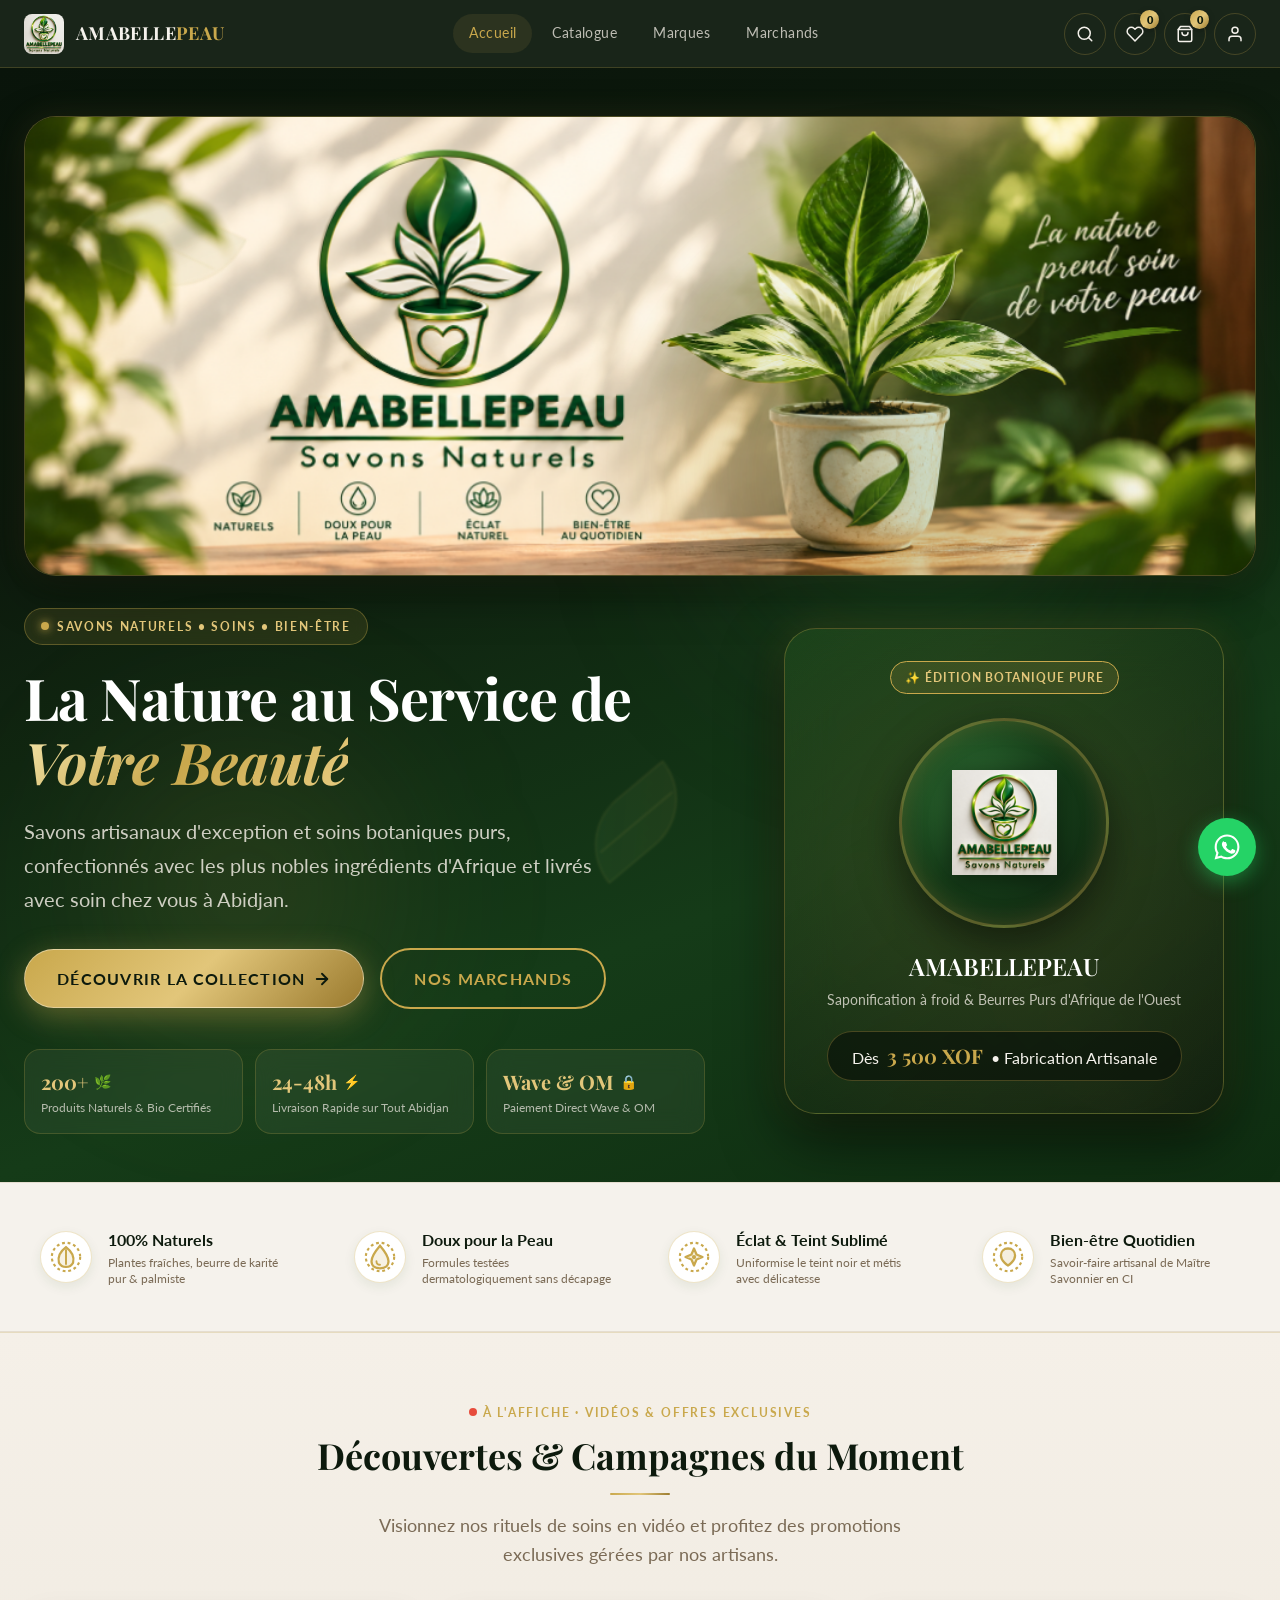
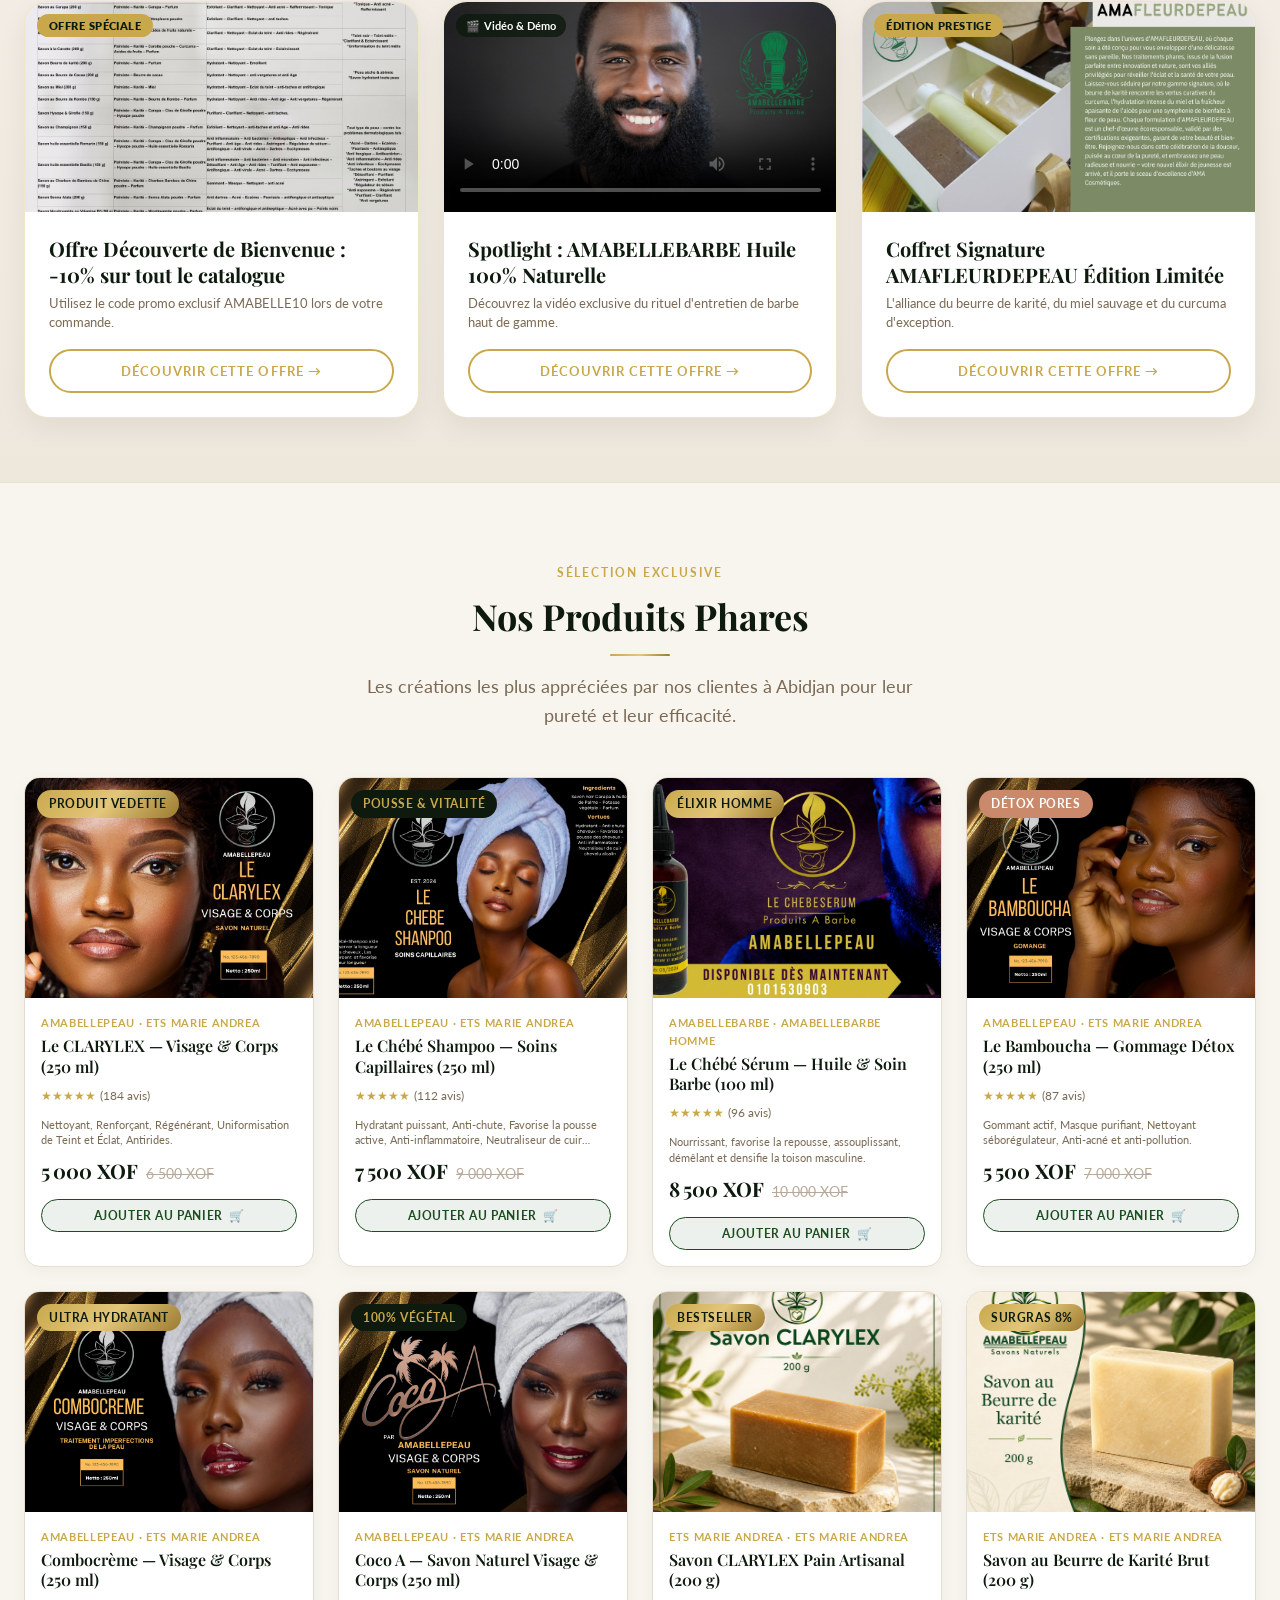
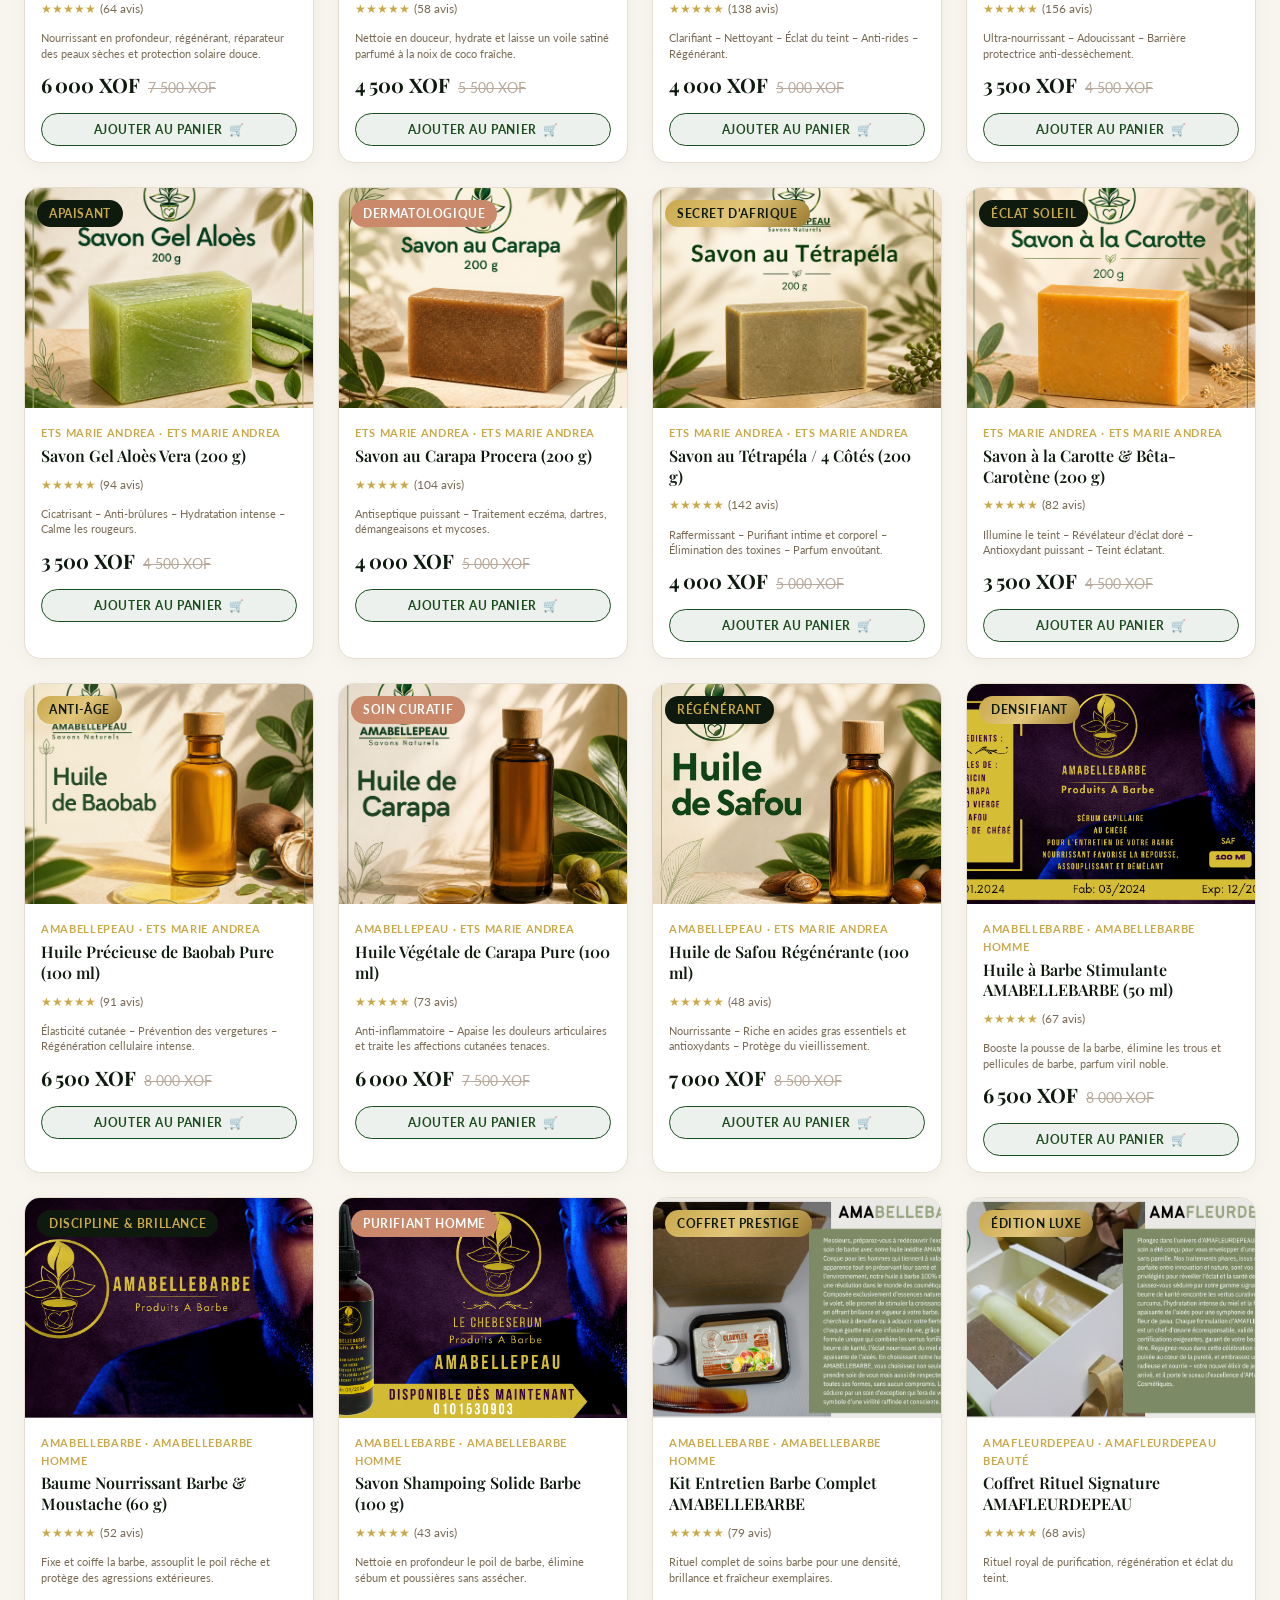
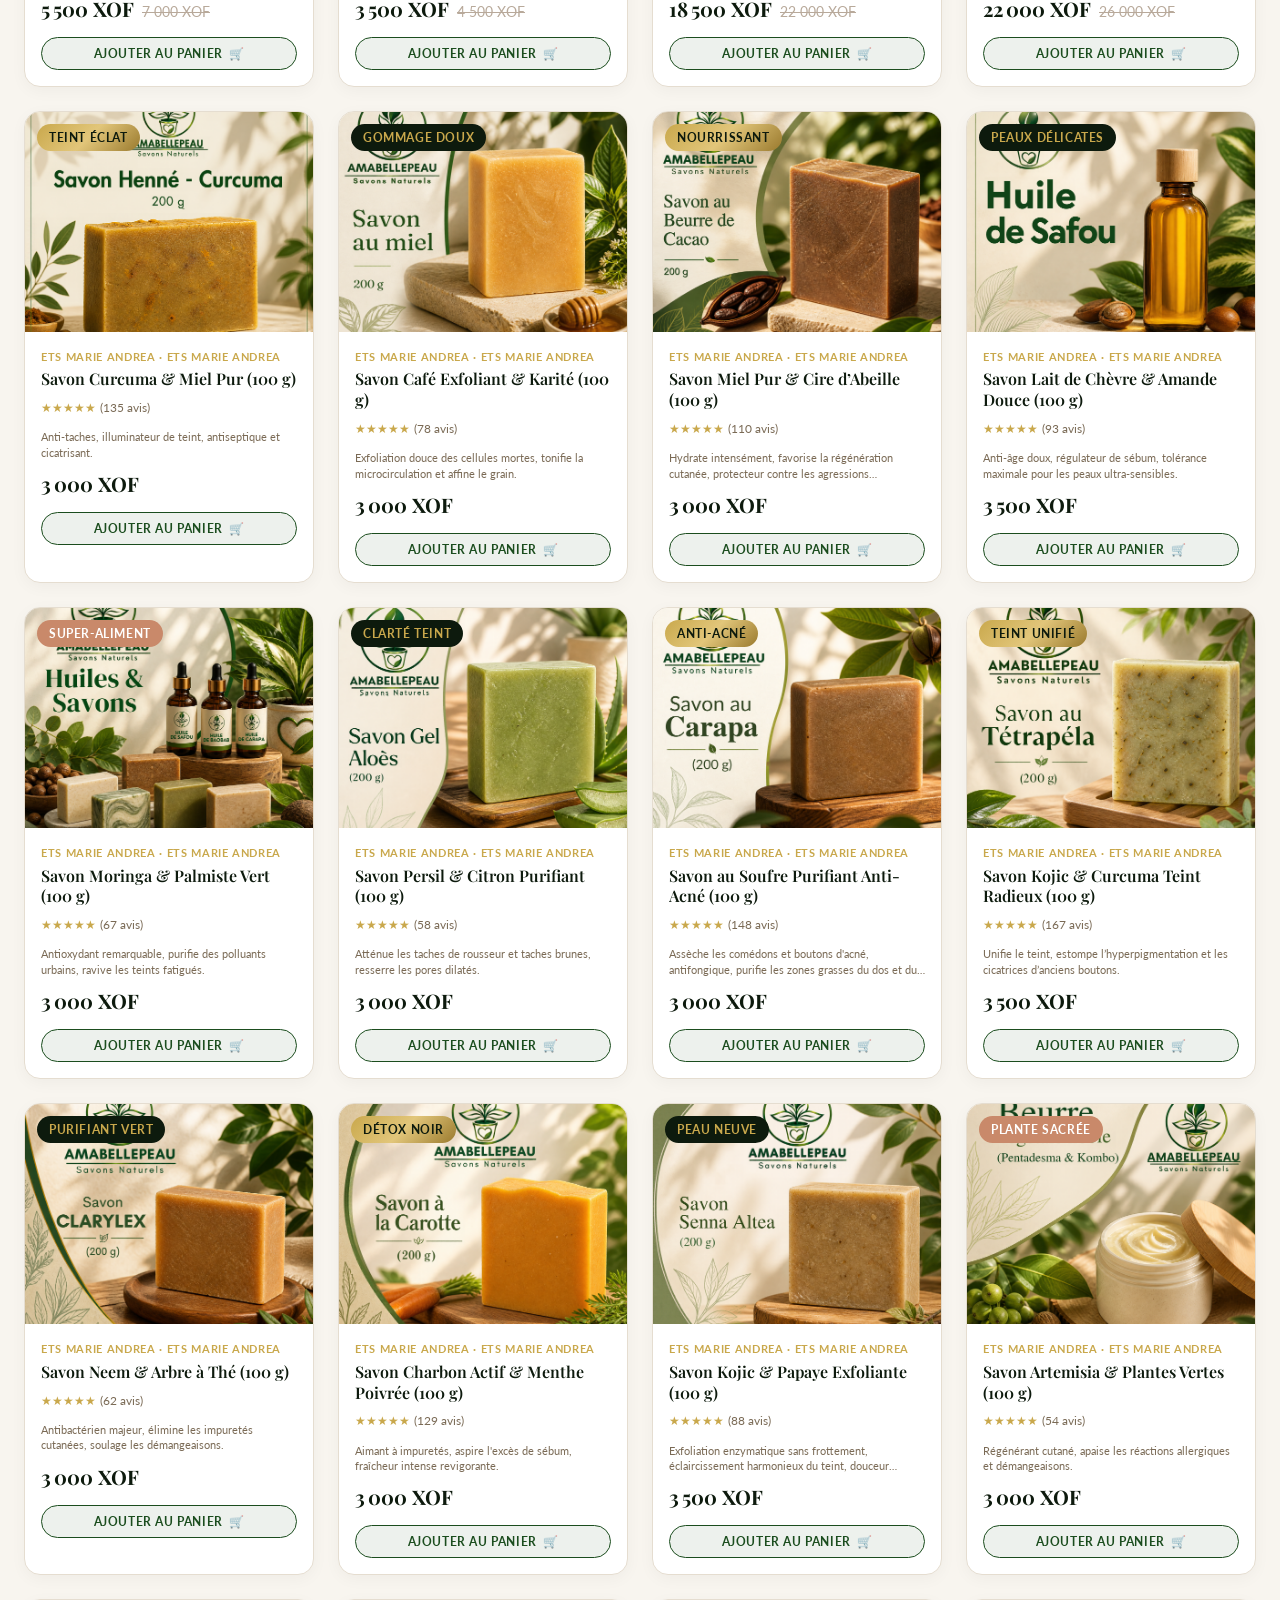
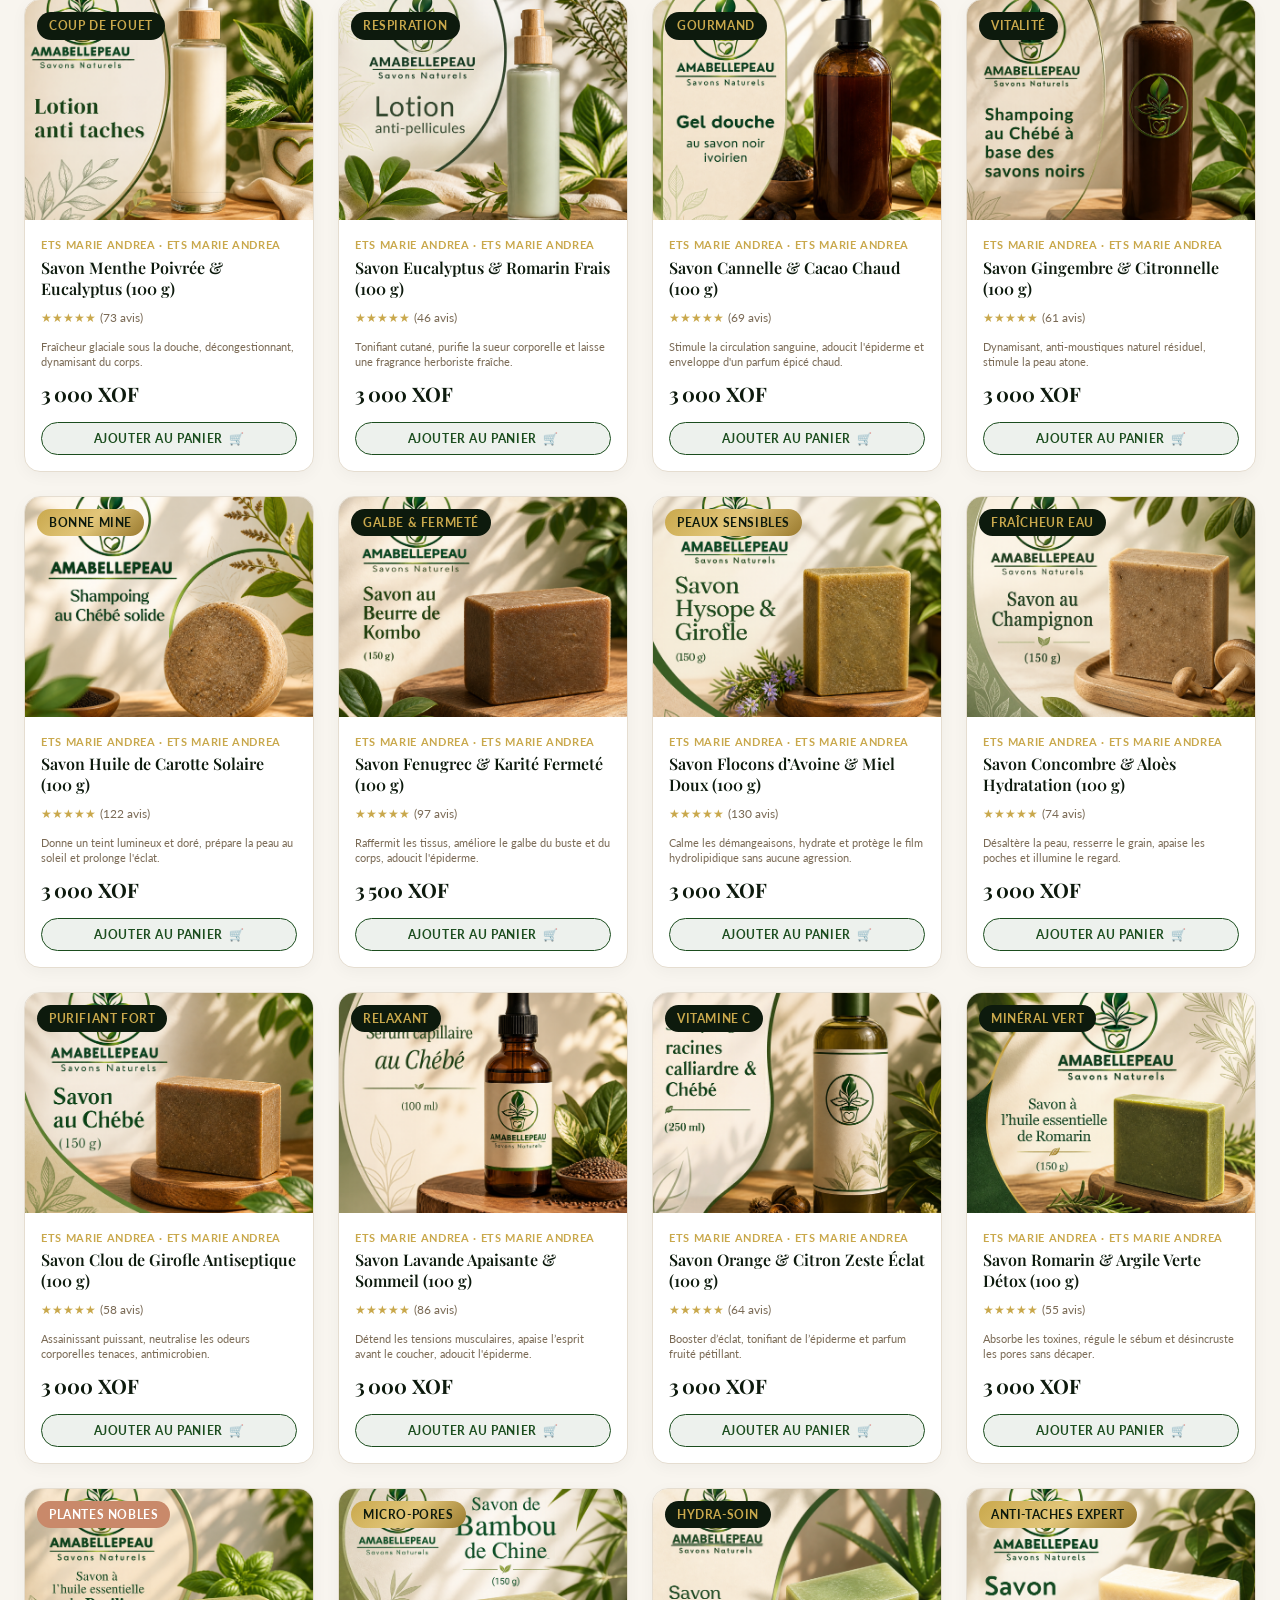
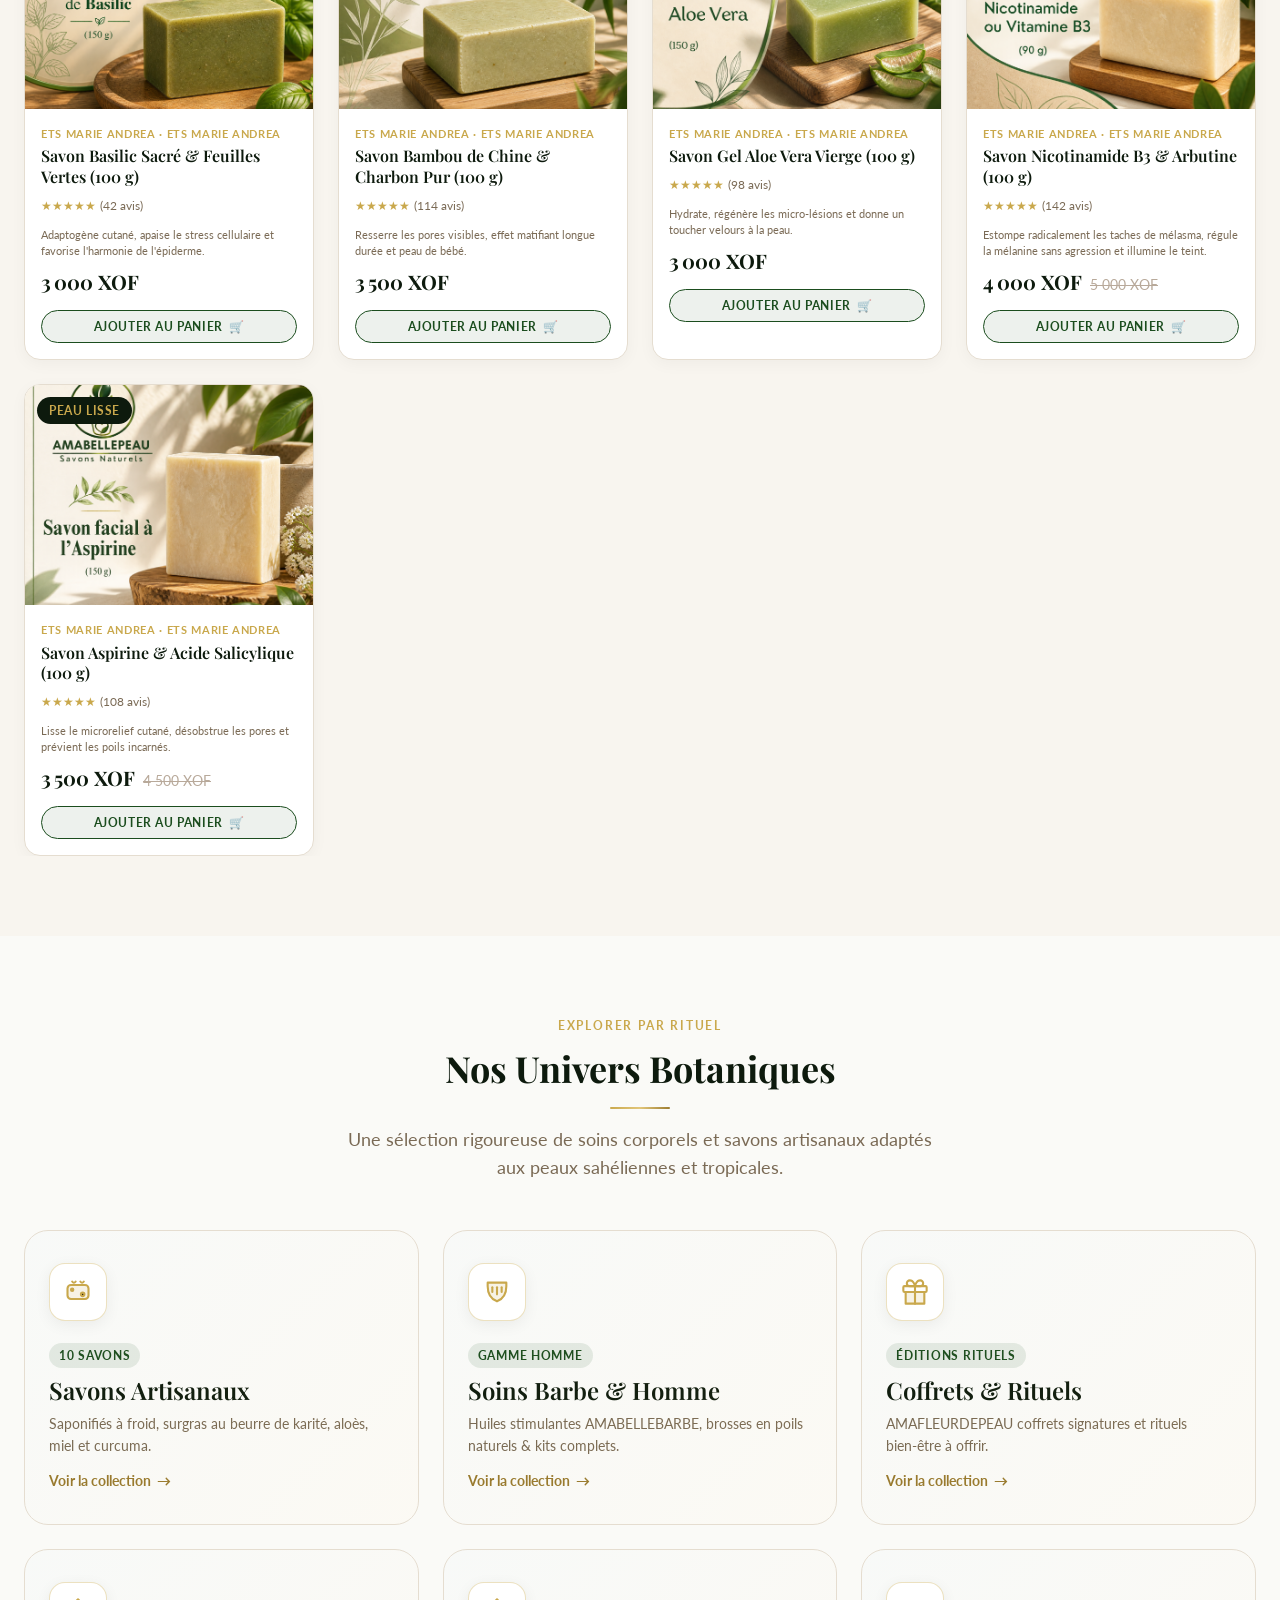
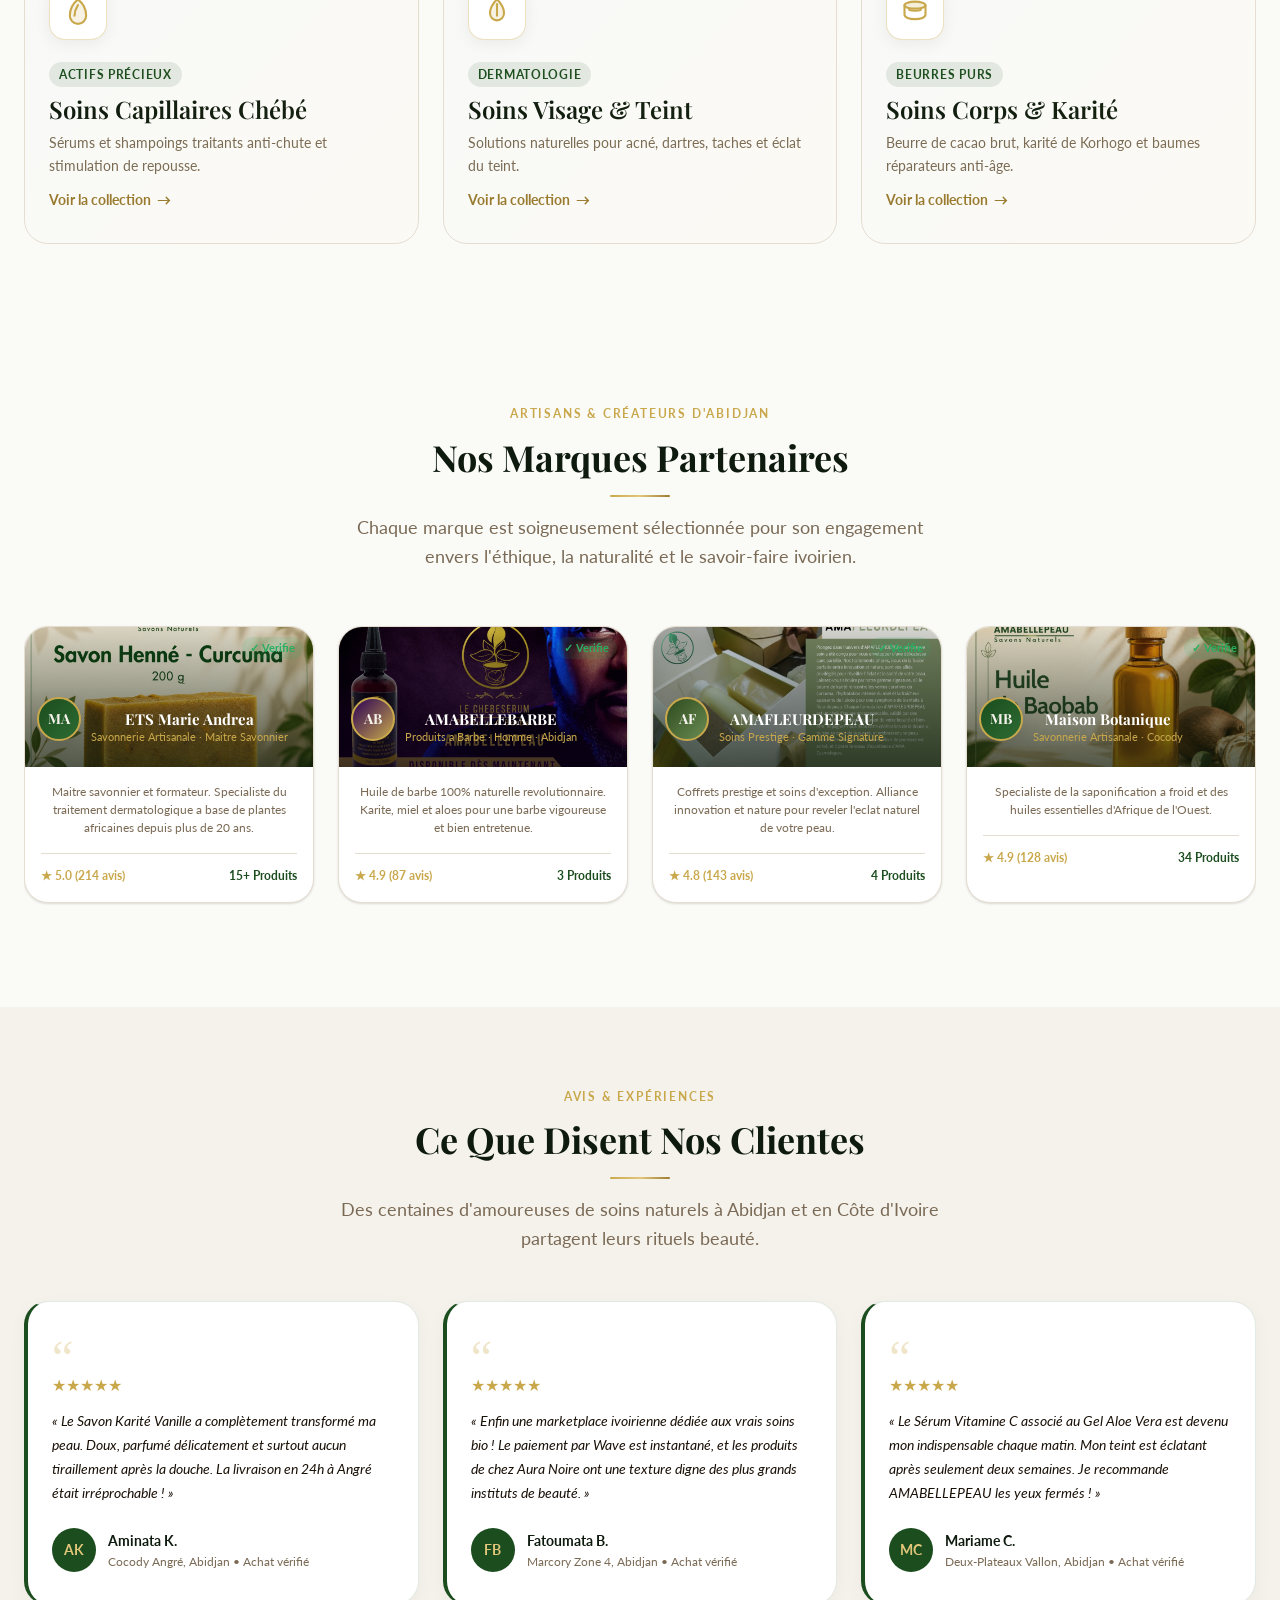
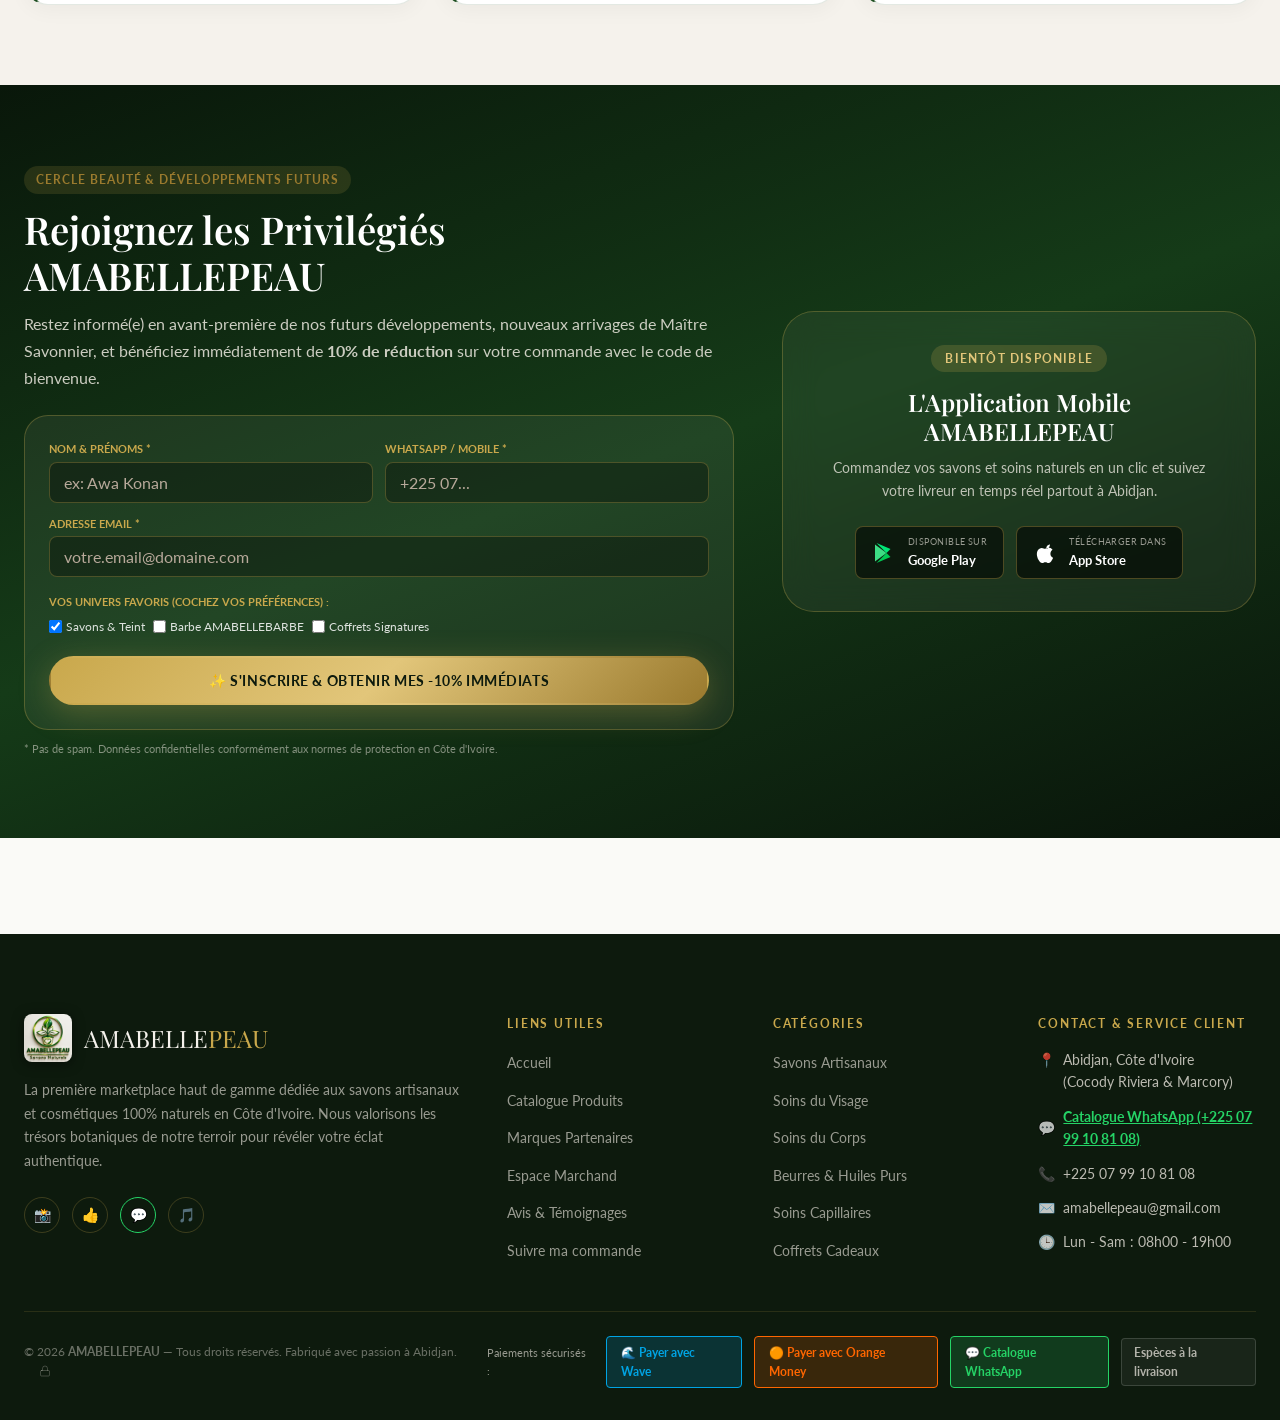
<file: index.html>
<!DOCTYPE html>
<html lang="fr">
<head>
  <meta charset="UTF-8">
  <meta name="viewport" content="width=device-width, initial-scale=1.0">

  <!-- Primary SEO Meta Tags -->
  <title>AMABELLEPEAU — Savons Naturels & Soins d'Exception à Abidjan</title>
  <meta name="title" content="AMABELLEPEAU — Savons Naturels & Soins d'Exception à Abidjan">
  <meta name="description" content="Découvrez AMABELLEPEAU, la marketplace de référence pour les savons artisanaux surgras, soins botaniques et cosmétiques 100% naturels à Abidjan, Côte d'Ivoire. Livraison express et paiement sécurisé via Wave et Orange Money.">
  <meta name="keywords" content="savons naturels, cosmétiques bio abidjan, savon artisanal, beurre de karité, côte d'ivoire, amabellepeau, ets marie andrea, amabellebarbe, amafleurdepeau, wave, orange money">
  <meta name="author" content="AMABELLEPEAU">
  <meta name="robots" content="index, follow">
  <link rel="canonical" href="https://amabellepeau.vercel.app/">

  <!-- Favicon & Touch Icons -->
  <link rel="icon" type="image/png" href="assets/icons/brand-logo.png">
  <link rel="apple-touch-icon" href="https://amabellepeau.vercel.app/assets/icons/brand-logo.png">

  <!-- Open Graph / Facebook / WhatsApp / LinkedIn -->
  <meta property="og:type" content="website">
  <meta property="og:url" content="https://amabellepeau.vercel.app/">
  <meta property="og:site_name" content="AMABELLEPEAU">
  <meta property="og:title" content="AMABELLEPEAU — Savons Naturels & Soins d'Exception à Abidjan">
  <meta property="og:description" content="Marketplace de référence pour les savons artisanaux surgras, soins botaniques et cosmétiques 100% naturels en Côte d'Ivoire. Confection artisanale & livraison express à Abidjan.">
  <meta property="og:image" content="https://amabellepeau.vercel.app/assets/images/og-share-amabellepeau.png">
  <meta property="og:image:secure_url" content="https://amabellepeau.vercel.app/assets/images/og-share-amabellepeau.png">
  <meta property="og:image:type" content="image/png">
  <meta property="og:image:width" content="1200">
  <meta property="og:image:height" content="630">
  <meta property="og:image:alt" content="AMABELLEPEAU — Savons Naturels et Soins d'Exception">
  <meta property="og:locale" content="fr_CI">
  <meta property="og:locale:alternate" content="fr_FR">

  <!-- Twitter / X Cards -->
  <meta name="twitter:card" content="summary_large_image">
  <meta name="twitter:url" content="https://amabellepeau.vercel.app/">
  <meta name="twitter:title" content="AMABELLEPEAU — Savons Naturels & Soins d'Exception à Abidjan">
  <meta name="twitter:description" content="Savons artisanaux 100% naturels, huiles précieuses et cosmétiques d'exception confectionnés en Côte d'Ivoire.">
  <meta name="twitter:image" content="https://amabellepeau.vercel.app/assets/images/og-share-amabellepeau.png">
  <meta name="twitter:image:alt" content="AMABELLEPEAU Marketplace Abidjan">

  <!-- Mobile Theme & PWA -->
  <meta name="theme-color" content="#1B4D1E">
  <meta name="apple-mobile-web-app-capable" content="yes">
  <meta name="apple-mobile-web-app-status-bar-style" content="black-translucent">
  <meta name="apple-mobile-web-app-title" content="AMABELLEPEAU">

  <!-- Schema.org JSON-LD (Search & Knowledge Graph) -->
  <script type="application/ld+json">
  {
    "@context": "https://schema.org",
    "@type": "OnlineStore",
    "name": "AMABELLEPEAU",
    "alternateName": "AMABELLEPEAU Savons Naturels",
    "url": "https://amabellepeau.vercel.app",
    "logo": "https://amabellepeau.vercel.app/assets/icons/brand-logo.png",
    "image": "https://amabellepeau.vercel.app/assets/images/og-share-amabellepeau.png",
    "description": "Marketplace de référence pour les savons artisanaux surgras et cosmétiques 100% naturels d'exception en Côte d'Ivoire.",
    "telephone": "+225-07-00-00-00-00",
    "priceRange": "XOF",
    "currenciesAccepted": "XOF",
    "paymentAccepted": "Wave, Orange Money, Cash on Delivery",
    "address": {
      "@type": "PostalAddress",
      "addressLocality": "Abidjan",
      "addressRegion": "Lagunes",
      "addressCountry": "CI"
    }
  }
  </script>
  
  <!-- Design System CSS -->
  <link rel="stylesheet" href="css/main.css">

  <style>
    /* =====================================================
       AMABELLEPEAU — Specific Homepage Enhancements & FX
       ===================================================== */

    /* ── Color Palette Overrides & Helpers ── */
    :root {
      --color-gold-glow: rgba(201, 168, 76, 0.35);
      --color-dark-glass: rgba(13, 26, 13, 0.88);
      --color-emerald-deep: #0a1f0d;
    }

    /* ── Landing Hero Banner ── */
    .landing-banner-wrap {
      width: 100%;
      margin-bottom: var(--space-8);
      border-radius: var(--radius-2xl);
      overflow: hidden;
      border: 1px solid rgba(201, 168, 76, 0.35);
      box-shadow: 0 16px 48px rgba(0, 0, 0, 0.45), 0 0 30px rgba(201, 168, 76, 0.12);
      background: #0d1a0d;
    }
    .landing-banner-img {
      width: 100%;
      height: auto;
      display: block;
      aspect-ratio: 1024 / 381;
      object-fit: cover;
      transition: transform 0.6s ease;
    }
    .landing-banner-wrap:hover .landing-banner-img {
      transform: scale(1.015);
    }

    /* ── Footer Social Media Polish ── */
    .footer-socials {
      display: flex;
      gap: var(--space-3);
      margin-top: var(--space-3);
      flex-wrap: wrap;
    }
    .footer-social-btn {
      width: 38px;
      height: 38px;
      border-radius: 50%;
      border: 1px solid rgba(201, 168, 76, 0.35);
      background: rgba(255, 255, 255, 0.04);
      color: var(--color-cream);
      display: inline-flex;
      align-items: center;
      justify-content: center;
      transition: all 0.25s ease;
      text-decoration: none;
    }
    .footer-social-btn:hover {
      background: var(--color-gold);
      color: var(--color-black);
      border-color: var(--color-gold);
      transform: translateY(-2px);
      box-shadow: 0 6px 16px rgba(201, 168, 76, 0.3);
    }
    .footer-social-btn.footer-social-wa {
      border-color: rgba(37, 211, 102, 0.45);
      color: #25D366;
    }
    .footer-social-btn.footer-social-wa:hover {
      background: #25D366;
      color: #fff;
      border-color: #25D366;
      box-shadow: 0 6px 16px rgba(37, 211, 102, 0.35);
    }

    /* ── Discrete Admin Button ── */
    .admin-discrete-btn {
      background: transparent;
      border: 1px solid transparent;
      color: rgba(245, 240, 232, 0.22);
      cursor: pointer;
      padding: 3px 6px;
      border-radius: 4px;
      display: inline-flex;
      align-items: center;
      justify-content: center;
      vertical-align: middle;
      margin-left: 8px;
      transition: all 0.2s ease;
      user-select: none;
      line-height: 1;
    }
    .admin-discrete-btn:hover {
      color: rgba(201, 168, 76, 0.85);
      background: rgba(201, 168, 76, 0.08);
      border-color: rgba(201, 168, 76, 0.2);
    }

    /* ── Sticky Navbar Extra Polish ── */
    .navbar {
      background: rgba(13, 26, 13, 0.95) !important;
      backdrop-filter: blur(20px);
      -webkit-backdrop-filter: blur(20px);
      border-bottom: 1px solid rgba(201, 168, 76, 0.22);
      transition: all 0.3s ease;
    }

    .navbar.scrolled {
      background: rgba(10, 20, 10, 0.98) !important;
      box-shadow: 0 10px 30px rgba(0, 0, 0, 0.4), 0 1px 0 rgba(201, 168, 76, 0.3);
    }

    .nav-icon-btn {
      position: relative;
      background: transparent;
      border: 1px solid rgba(201, 168, 76, 0.25);
      color: var(--color-cream);
      width: 42px;
      height: 42px;
      border-radius: 50%;
      display: inline-flex;
      align-items: center;
      justify-content: center;
      cursor: pointer;
      transition: all 0.25s ease;
    }

    .nav-icon-btn:hover {
      background: rgba(201, 168, 76, 0.15);
      border-color: var(--color-gold);
      color: var(--color-gold);
      transform: translateY(-2px);
    }

    .badge-counter {
      position: absolute;
      top: -4px;
      right: -4px;
      background: var(--gradient-gold);
      color: var(--color-black);
      font-size: 11px;
      font-weight: 800;
      width: 19px;
      height: 19px;
      border-radius: 50%;
      display: flex;
      align-items: center;
      justify-content: center;
      box-shadow: 0 2px 6px rgba(0,0,0,0.3);
      transition: transform 0.2s cubic-bezier(0.34, 1.56, 0.64, 1);
    }

    .badge-counter.bump {
      transform: scale(1.35);
    }

    /* ── Hero Section ── */
    .hero {
      position: relative;
      min-height: calc(100vh - var(--nav-height));
      min-height: 92vh;
      display: flex;
      align-items: center;
      background: linear-gradient(160deg, #09140a 0%, #0D1A0D 30%, #153B18 70%, #0F2E11 100%);
      overflow: hidden;
      padding: var(--space-12) 0;
    }

    /* Botanical Background Floating Leaves & Particles */
    .botanical-bg {
      position: absolute;
      inset: 0;
      pointer-events: none;
      overflow: hidden;
      z-index: 1;
    }

    .floating-leaf {
      position: absolute;
      width: 140px;
      height: 70px;
      border-radius: 140px 0;
      background: linear-gradient(135deg, rgba(74, 140, 80, 0.12) 0%, rgba(201, 168, 76, 0.08) 100%);
      border: 1px solid rgba(201, 168, 76, 0.15);
      filter: blur(1px);
      animation: floatBotanical 16s ease-in-out infinite alternate;
    }

    .floating-leaf::before {
      content: '';
      position: absolute;
      top: 50%;
      left: 10%;
      right: 10%;
      height: 1px;
      background: rgba(201, 168, 76, 0.2);
    }

    .leaf-1 {
      top: 12%;
      left: 6%;
      transform: rotate(25deg);
      animation-duration: 22s;
      width: 160px;
      height: 80px;
    }

    .leaf-2 {
      top: 65%;
      left: 45%;
      transform: rotate(-40deg);
      animation-duration: 26s;
      animation-delay: -5s;
      width: 120px;
      height: 60px;
    }

    .leaf-3 {
      bottom: 8%;
      right: 8%;
      transform: rotate(55deg);
      animation-duration: 18s;
      animation-delay: -9s;
      width: 180px;
      height: 90px;
    }

    .leaf-4 {
      top: 20%;
      right: 18%;
      transform: rotate(-15deg);
      animation-duration: 24s;
      animation-delay: -12s;
      width: 100px;
      height: 50px;
    }

    @keyframes floatBotanical {
      0% {
        transform: translateY(0) rotate(0deg) scale(1);
      }
      50% {
        transform: translateY(-25px) rotate(12deg) scale(1.05);
      }
      100% {
        transform: translateY(15px) rotate(-8deg) scale(0.96);
      }
    }

    /* Ambient Gold & Green Light Orbs */
    .glow-orb {
      position: absolute;
      border-radius: 50%;
      filter: blur(90px);
      pointer-events: none;
      z-index: 1;
    }

    .glow-orb-green {
      top: 15%;
      right: 10%;
      width: 480px;
      height: 480px;
      background: radial-gradient(circle, rgba(45, 107, 50, 0.45) 0%, rgba(13, 26, 13, 0) 70%);
    }

    .glow-orb-gold {
      bottom: 10%;
      left: 5%;
      width: 360px;
      height: 360px;
      background: radial-gradient(circle, rgba(201, 168, 76, 0.22) 0%, rgba(13, 26, 13, 0) 70%);
    }

    /* Hero Grid Layout */
    .hero-content-grid {
      position: relative;
      z-index: 2;
      display: grid;
      grid-template-columns: 1.15fr 0.85fr;
      gap: var(--space-12);
      align-items: center;
    }

    .hero-tag {
      display: inline-flex;
      align-items: center;
      gap: var(--space-2);
      padding: var(--space-2) var(--space-4);
      background: rgba(201, 168, 76, 0.12);
      border: 1px solid rgba(201, 168, 76, 0.35);
      border-radius: var(--radius-full);
      color: var(--color-gold-light);
      font-size: var(--text-xs);
      font-weight: 700;
      letter-spacing: 0.14em;
      text-transform: uppercase;
      margin-bottom: var(--space-5);
      backdrop-filter: blur(8px);
    }

    .hero-tag .tag-dot {
      width: 8px;
      height: 8px;
      border-radius: 50%;
      background: var(--color-gold);
      box-shadow: 0 0 10px var(--color-gold);
      animation: pulseDot 2s infinite;
    }

    @keyframes pulseDot {
      0%, 100% { transform: scale(1); opacity: 1; }
      50% { transform: scale(1.4); opacity: 0.7; }
    }

    .hero-title {
      font-family: var(--font-display);
      font-size: clamp(2.4rem, 4.5vw, 4rem);
      line-height: 1.12;
      font-weight: 700;
      color: #FFFFFF;
      margin-bottom: var(--space-5);
      letter-spacing: -0.01em;
    }

    .gold-gradient-text {
      background: linear-gradient(135deg, #F3E5AB 0%, #C9A84C 50%, #E8CD82 100%);
      -webkit-background-clip: text;
      -webkit-text-fill-color: transparent;
      font-style: italic;
    }

    .hero-subtitle {
      font-size: clamp(1.05rem, 1.8vw, 1.25rem);
      color: rgba(245, 240, 232, 0.82);
      line-height: 1.7;
      margin-bottom: var(--space-8);
      max-width: 580px;
    }

    .hero-cta-group {
      display: flex;
      align-items: center;
      gap: var(--space-4);
      flex-wrap: wrap;
      margin-bottom: var(--space-10);
    }

    .btn-gold-glow {
      background: var(--gradient-gold);
      color: var(--color-black);
      font-weight: 700;
      box-shadow: 0 8px 30px rgba(201, 168, 76, 0.4);
      border: 1px solid rgba(255, 255, 255, 0.4);
    }

    .btn-gold-glow:hover {
      box-shadow: 0 12px 40px rgba(201, 168, 76, 0.6);
      transform: translateY(-3px);
    }

    .hero-stats-row {
      display: grid;
      grid-template-columns: repeat(3, 1fr);
      gap: var(--space-3);
    }

    .hero-stat-card {
      background: rgba(255, 255, 255, 0.05);
      border: 1px solid rgba(201, 168, 76, 0.22);
      border-radius: var(--radius-lg);
      padding: var(--space-4) var(--space-4);
      backdrop-filter: blur(12px);
      transition: transform 0.3s ease, border-color 0.3s ease;
    }

    .hero-stat-card:hover {
      transform: translateY(-3px);
      border-color: var(--color-gold);
      background: rgba(255, 255, 255, 0.08);
    }

    .hero-stat-num {
      font-family: var(--font-display);
      font-size: var(--text-xl);
      font-weight: 700;
      color: var(--color-gold-light);
      margin-bottom: 2px;
      display: flex;
      align-items: center;
      gap: 6px;
    }

    .hero-stat-desc {
      font-size: var(--text-xs);
      color: rgba(245, 240, 232, 0.7);
      line-height: 1.4;
      font-weight: 400;
    }

    /* Hero Showcase Card (Right Column) */
    .hero-showcase {
      position: relative;
      display: flex;
      justify-content: center;
      align-items: center;
    }

    .hero-showcase-card {
      position: relative;
      width: 100%;
      max-width: 440px;
      background: linear-gradient(145deg, rgba(27, 77, 30, 0.5) 0%, rgba(13, 26, 13, 0.85) 100%);
      border: 1px solid rgba(201, 168, 76, 0.35);
      border-radius: var(--radius-2xl);
      padding: var(--space-8);
      backdrop-filter: blur(24px);
      box-shadow: 0 25px 60px rgba(0, 0, 0, 0.6), 0 0 40px rgba(201, 168, 76, 0.15);
      text-align: center;
      overflow: hidden;
    }

    .hero-showcase-card::before {
      content: '';
      position: absolute;
      top: -50%;
      left: -50%;
      width: 200%;
      height: 200%;
      background: radial-gradient(circle, rgba(201, 168, 76, 0.15) 0%, transparent 60%);
      pointer-events: none;
      animation: rotateLight 20s linear infinite;
    }

    @keyframes rotateLight {
      0% { transform: rotate(0deg); }
      100% { transform: rotate(360deg); }
    }

    .showcase-badge-top {
      display: inline-flex;
      align-items: center;
      gap: 6px;
      padding: 6px 14px;
      border-radius: var(--radius-full);
      background: rgba(201, 168, 76, 0.15);
      border: 1px solid var(--color-gold);
      color: var(--color-gold-light);
      font-size: var(--text-xs);
      font-weight: 700;
      letter-spacing: 0.08em;
      text-transform: uppercase;
      margin-bottom: var(--space-6);
      position: relative;
      z-index: 2;
    }

    .showcase-soap-art {
      position: relative;
      z-index: 2;
      width: 210px;
      height: 210px;
      margin: 0 auto var(--space-6);
      border-radius: 50%;
      background: radial-gradient(circle at 35% 35%, #2d6b32 0%, #153b18 50%, #0d1a0d 100%);
      border: 3px solid rgba(201, 168, 76, 0.4);
      box-shadow: 0 15px 40px rgba(0,0,0,0.5), inset 0 0 25px rgba(201, 168, 76, 0.25);
      display: flex;
      flex-direction: column;
      align-items: center;
      justify-content: center;
      color: var(--color-gold-light);
      transition: transform 0.5s ease;
    }

    .hero-showcase-card:hover .showcase-soap-art {
      transform: scale(1.05) rotate(2deg);
    }

    .showcase-soap-logo {
      width: 105px;
      height: 105px;
      object-fit: contain;
      filter: drop-shadow(0 4px 12px rgba(0,0,0,0.5));
    }

    .showcase-title {
      position: relative;
      z-index: 2;
      font-family: var(--font-display);
      font-size: var(--text-2xl);
      color: #FFFFFF;
      margin-bottom: var(--space-2);
    }

    .showcase-desc {
      position: relative;
      z-index: 2;
      font-size: var(--text-sm);
      color: rgba(245, 240, 232, 0.75);
      margin-bottom: var(--space-5);
    }

    .showcase-price-tag {
      position: relative;
      z-index: 2;
      display: inline-flex;
      align-items: baseline;
      gap: 8px;
      padding: var(--space-2) var(--space-6);
      background: rgba(10, 20, 10, 0.7);
      border: 1px solid rgba(201, 168, 76, 0.3);
      border-radius: var(--radius-full);
      color: var(--color-cream);
    }

    .showcase-price-tag strong {
      font-family: var(--font-display);
      font-size: var(--text-xl);
      color: var(--color-gold);
    }

    /* ── Brand Value Strip ── */
    .brand-value-strip {
      background: var(--color-cream);
      border-top: 1px solid var(--color-border);
      border-bottom: 1px solid var(--color-border);
      padding: var(--space-8) 0;
      position: relative;
      z-index: 5;
    }

    .value-strip-grid {
      display: grid;
      grid-template-columns: repeat(4, 1fr);
      gap: var(--space-6);
    }

    .value-item {
      display: flex;
      align-items: center;
      gap: var(--space-4);
      padding: var(--space-3) var(--space-4);
      border-radius: var(--radius-md);
      transition: transform 0.25s ease;
    }

    .value-item:hover {
      transform: translateY(-2px);
    }

    .value-icon {
      font-size: 2rem;
      line-height: 1;
      width: 52px;
      height: 52px;
      border-radius: 50%;
      background: white;
      border: 1.5px solid rgba(201, 168, 76, 0.3);
      display: flex;
      align-items: center;
      justify-content: center;
      box-shadow: 0 4px 12px rgba(27, 77, 30, 0.08);
      flex-shrink: 0;
    }

    .value-title {
      font-family: var(--font-body);
      font-size: var(--text-base);
      font-weight: 700;
      color: var(--color-black);
      margin-bottom: 2px;
    }

    .value-desc {
      font-size: var(--text-xs);
      color: var(--color-text-muted);
      line-height: 1.35;
    }

    /* ── Featured Categories Section ── */
    .categories-section {
      padding: var(--space-20) 0;
      background: var(--color-bg);
      position: relative;
    }

    .categories-grid {
      display: grid;
      grid-template-columns: repeat(3, 1fr);
      gap: var(--space-6);
    }

    .category-card {
      position: relative;
      border-radius: var(--radius-xl);
      padding: var(--space-8) var(--space-6);
      overflow: hidden;
      cursor: pointer;
      border: 1px solid var(--color-border);
      background: var(--color-surface);
      transition: all 0.35s cubic-bezier(0.34, 1.56, 0.64, 1);
      display: flex;
      flex-direction: column;
      justify-content: space-between;
      min-height: 210px;
    }

    .category-card::before {
      content: '';
      position: absolute;
      inset: 0;
      background: linear-gradient(135deg, rgba(27, 77, 30, 0.04) 0%, rgba(201, 168, 76, 0.08) 100%);
      opacity: 0.8;
      transition: opacity 0.35s ease;
    }

    .category-card:hover {
      transform: translateY(-8px);
      border-color: var(--color-gold);
      box-shadow: 0 16px 36px rgba(201, 168, 76, 0.22), 0 4px 12px rgba(27, 77, 30, 0.08);
    }

    .category-card:hover::before {
      opacity: 1;
      background: linear-gradient(135deg, rgba(27, 77, 30, 0.09) 0%, rgba(201, 168, 76, 0.18) 100%);
    }

    .category-icon-box {
      position: relative;
      z-index: 2;
      width: 58px;
      height: 58px;
      border-radius: var(--radius-lg);
      background: white;
      border: 1px solid rgba(201, 168, 76, 0.35);
      display: flex;
      align-items: center;
      justify-content: center;
      font-size: 28px;
      box-shadow: 0 4px 16px rgba(0,0,0,0.06);
      margin-bottom: var(--space-5);
      transition: transform 0.3s ease;
    }

    .category-card:hover .category-icon-box {
      transform: scale(1.1) rotate(4deg);
      border-color: var(--color-gold);
    }

    .category-meta {
      position: relative;
      z-index: 2;
    }

    .category-count {
      display: inline-block;
      font-size: var(--text-xs);
      font-weight: 700;
      letter-spacing: 0.06em;
      text-transform: uppercase;
      color: var(--color-forest);
      background: rgba(27, 77, 30, 0.1);
      padding: 3px 10px;
      border-radius: var(--radius-full);
      margin-bottom: var(--space-2);
    }

    .category-title {
      font-family: var(--font-display);
      font-size: var(--text-2xl);
      color: var(--color-black);
      margin-bottom: var(--space-2);
    }

    .category-card-arrow {
      display: flex;
      align-items: center;
      gap: 6px;
      font-size: var(--text-sm);
      font-weight: 700;
      color: var(--color-gold-dark);
      margin-top: var(--space-3);
      transition: gap 0.25s ease;
    }

    .category-card:hover .category-card-arrow {
      gap: 12px;
      color: var(--color-forest);
    }

    /* ── Featured Products Section ── */

    /* Enforce 100% width and centered images across desktop and mobile */
    .product-card {
      display: flex;
      flex-direction: column;
      width: 100%;
      background: #FFFFFF;
      border-radius: var(--radius-lg, 16px);
      overflow: hidden;
      border: 1px solid var(--color-border, #E8E2D8);
      box-shadow: 0 4px 16px rgba(0, 0, 0, 0.04);
      transition: transform 0.3s ease, box-shadow 0.3s ease;
    }
    .product-card-image {
      width: 100% !important;
      height: 220px !important;
      position: relative;
      overflow: hidden;
      display: flex !important;
      align-items: center !important;
      justify-content: center !important;
      background: #FAF7F2 !important;
      margin: 0 auto;
    }
    .product-card-image img {
      width: 100% !important;
      height: 100% !important;
      object-fit: cover !important;
      object-position: center center !important;
      display: block !important;
      margin: 0 auto;
    }

    .products-section {
      padding: var(--space-20) 0;
      background: var(--color-surface-alt);
    }

    .product-grid-container {
      display: grid;
      grid-template-columns: repeat(4, 1fr);
      gap: var(--space-6);
      width: 100%;
      max-width: 100%;
      box-sizing: border-box;
    }
    .products-section .container {
      overflow-x: hidden;
      max-width: 100%;
    }

    /* Custom visual placeholder art inside .product-card-image */
    .product-visual {
      width: 100%;
      height: 100%;
      display: flex;
      flex-direction: column;
      align-items: center;
      justify-content: center;
      position: relative;
      overflow: hidden;
      transition: transform 0.5s ease;
    }

    .product-card:hover .product-visual {
      transform: scale(1.06);
    }

    .visual-bg-karite {
      background: radial-gradient(circle at 40% 40%, #FFFDF7 0%, #F5E8C7 50%, #E0CE9F 100%);
    }

    .visual-bg-coco {
      background: radial-gradient(circle at 40% 40%, #FFFFFF 0%, #EBF6ED 55%, #CFE6D4 100%);
    }

    .visual-bg-aloe {
      background: radial-gradient(circle at 40% 40%, #F1FDF3 0%, #C8EACD 50%, #85C78E 100%);
    }

    .visual-bg-charbon {
      background: radial-gradient(circle at 40% 40%, #3D443E 0%, #1A211B 60%, #0D140E 100%);
    }

    .visual-bg-vitamine {
      background: radial-gradient(circle at 40% 40%, #FFF8E7 0%, #FBE09C 50%, #EAA244 100%);
    }

    .visual-bg-argile {
      background: radial-gradient(circle at 40% 40%, #F5FBF7 0%, #D0EBD8 50%, #76A883 100%);
    }

    .visual-bg-hibiscus {
      background: radial-gradient(circle at 40% 40%, #FFF0F2 0%, #F8CAD1 50%, #C44569 100%);
    }

    .visual-bg-rose {
      background: radial-gradient(circle at 40% 40%, #FFF5EF 0%, #FBD7C4 50%, #D88B69 100%);
    }

    .product-mockup-bottle {
      width: 100px;
      height: 125px;
      border-radius: 20px 20px 14px 14px;
      border: 2px solid rgba(255, 255, 255, 0.7);
      box-shadow: 0 14px 28px rgba(0,0,0,0.12);
      display: flex;
      flex-direction: column;
      align-items: center;
      justify-content: center;
      position: relative;
    }

    .mockup-cap {
      width: 38px;
      height: 18px;
      background: var(--gradient-gold);
      border-radius: 4px 4px 0 0;
      position: absolute;
      top: -18px;
      box-shadow: 0 2px 6px rgba(0,0,0,0.15);
    }

    .mockup-label {
      background: rgba(255, 255, 255, 0.95);
      width: 82%;
      padding: 8px 4px;
      border-radius: 6px;
      text-align: center;
      box-shadow: 0 2px 8px rgba(0,0,0,0.06);
    }

    .mockup-label-brand {
      font-size: 8px;
      font-weight: 800;
      letter-spacing: 0.1em;
      text-transform: uppercase;
      color: var(--color-forest);
    }

    .mockup-label-title {
      font-family: var(--font-display);
      font-size: 10px;
      font-weight: 700;
      color: var(--color-black);
    }

    /* Soap Bar Mockup */
    .product-mockup-soap {
      width: 120px;
      height: 80px;
      border-radius: 14px;
      border: 1px solid rgba(201, 168, 76, 0.4);
      box-shadow: 0 16px 30px rgba(0,0,0,0.15);
      display: flex;
      flex-direction: column;
      align-items: center;
      justify-content: center;
      text-align: center;
      position: relative;
    }

    .mockup-soap-stamp {
      border: 1.5px dashed rgba(201, 168, 76, 0.6);
      padding: 6px 12px;
      border-radius: 8px;
      font-family: var(--font-display);
      font-size: 11px;
      font-weight: 700;
      letter-spacing: 0.05em;
    }

    .btn-quick-add {
      width: 100%;
      margin-top: var(--space-3);
      padding: var(--space-2) var(--space-4);
      background: rgba(27, 77, 30, 0.08);
      color: var(--color-forest);
      border: 1.5px solid var(--color-forest);
      border-radius: var(--radius-full);
      font-size: var(--text-xs);
      font-weight: 700;
      letter-spacing: 0.05em;
      text-transform: uppercase;
      cursor: pointer;
      display: flex;
      align-items: center;
      justify-content: center;
      gap: 6px;
      transition: all 0.25s ease;
    }

    .btn-quick-add:hover {
      background: var(--color-forest);
      color: white;
      box-shadow: 0 4px 14px rgba(27, 77, 30, 0.25);
    }

    /* ── Promotional Banner ── */
    .promo-banner {
      background: linear-gradient(135deg, #09170A 0%, #153B18 50%, #0A1C0C 100%);
      padding: var(--space-8) 0;
      position: relative;
      overflow: hidden;
      border-top: 1px solid rgba(201, 168, 76, 0.3);
      border-bottom: 1px solid rgba(201, 168, 76, 0.3);
    }

    .promo-shimmer-effect {
      position: absolute;
      top: 0;
      left: -100%;
      width: 60%;
      height: 100%;
      background: linear-gradient(90deg, transparent, rgba(201, 168, 76, 0.2), transparent);
      animation: promoShimmer 5s infinite;
      pointer-events: none;
    }

    @keyframes promoShimmer {
      0% { left: -100%; }
      50% { left: 150%; }
      100% { left: 150%; }
    }

    .promo-container {
      display: flex;
      align-items: center;
      justify-content: space-between;
      gap: var(--space-6);
      flex-wrap: wrap;
    }

    .promo-content {
      display: flex;
      align-items: center;
      gap: var(--space-4);
    }

    .promo-badge {
      background: var(--gradient-gold);
      color: var(--color-black);
      padding: var(--space-2) var(--space-4);
      border-radius: var(--radius-full);
      font-weight: 800;
      font-size: var(--text-xs);
      letter-spacing: 0.08em;
      text-transform: uppercase;
      flex-shrink: 0;
    }

    .promo-text {
      font-family: var(--font-display);
      font-size: clamp(1.15rem, 2.2vw, 1.6rem);
      color: var(--color-cream);
    }

    .promo-text span {
      color: var(--color-gold);
      font-weight: 700;
    }

    /* ── Merchant Brands Section ── */
    .merchants-section {
      padding: var(--space-20) 0;
      background: var(--color-bg);
    }

    .merchants-scroll-wrapper {
      position: relative;
      overflow-x: auto;
      padding-bottom: var(--space-4);
      scrollbar-width: thin;
    }

    .merchants-grid {
      display: flex;
      gap: var(--space-6);
      min-width: min-content;
      padding: var(--space-2) 0;
    }

    .merchant-card {
      width: 290px;
      flex-shrink: 0;
      background: var(--color-surface);
      border: 1px solid var(--color-border);
      border-radius: var(--radius-xl);
      padding: var(--space-6);
      text-align: center;
      box-shadow: var(--shadow-sm);
      transition: all 0.3s cubic-bezier(0.34, 1.56, 0.64, 1);
      position: relative;
    }

    .merchant-card:hover {
      transform: translateY(-6px);
      border-color: var(--color-gold);
      box-shadow: var(--shadow-lg);
    }

    .merchant-logo-circle {
      width: 76px;
      height: 76px;
      border-radius: 50%;
      margin: 0 auto var(--space-4);
      display: flex;
      align-items: center;
      justify-content: center;
      font-family: var(--font-display);
      font-size: var(--text-xl);
      font-weight: 700;
      color: var(--color-cream);
      box-shadow: 0 6px 18px rgba(0,0,0,0.1);
      border: 2px solid var(--color-gold);
    }

    .merchant-badge-verified {
      position: absolute;
      top: var(--space-4);
      right: var(--space-4);
      background: rgba(39, 174, 96, 0.12);
      color: var(--color-success);
      font-size: 11px;
      font-weight: 700;
      padding: 2px 8px;
      border-radius: var(--radius-full);
      display: flex;
      align-items: center;
      gap: 3px;
    }

    .merchant-name {
      font-family: var(--font-display);
      font-size: var(--text-lg);
      font-weight: 700;
      color: var(--color-black);
      margin-bottom: 3px;
    }

    .merchant-category {
      font-size: var(--text-xs);
      color: var(--color-text-muted);
      text-transform: uppercase;
      letter-spacing: 0.05em;
      margin-bottom: var(--space-3);
    }

    .merchant-footer {
      display: flex;
      align-items: center;
      justify-content: space-between;
      border-top: 1px solid var(--color-border);
      padding-top: var(--space-3);
      margin-top: var(--space-4);
      font-size: var(--text-xs);
    }

    /* ── Testimonials Section ── */
    .testimonials-section {
      padding: var(--space-20) 0;
      background: var(--color-cream);
    }

    .testimonials-grid {
      display: grid;
      grid-template-columns: repeat(3, 1fr);
      gap: var(--space-6);
    }

    .testimonial-card {
      background: white;
      border-radius: var(--radius-xl);
      padding: var(--space-8) var(--space-6);
      box-shadow: 0 6px 20px rgba(0,0,0,0.04);
      border: 1px solid rgba(27, 77, 30, 0.12);
      border-left: 4px solid var(--color-forest);
      position: relative;
      display: flex;
      flex-direction: column;
      justify-content: space-between;
      transition: transform 0.3s ease, box-shadow 0.3s ease;
    }

    .testimonial-card:hover {
      transform: translateY(-4px);
      box-shadow: 0 12px 30px rgba(27, 77, 30, 0.12);
      border-left-color: var(--color-gold);
    }

    .quote-icon {
      font-family: Georgia, serif;
      font-size: 3rem;
      line-height: 1;
      color: rgba(201, 168, 76, 0.3);
      margin-bottom: -10px;
    }

    .testimonial-text {
      font-size: var(--text-sm);
      color: var(--color-text);
      line-height: 1.7;
      margin-bottom: var(--space-6);
      font-style: italic;
    }

    .testimonial-author {
      display: flex;
      align-items: center;
      gap: var(--space-3);
    }

    .author-avatar {
      width: 44px;
      height: 44px;
      border-radius: 50%;
      background: var(--color-forest);
      color: var(--color-gold-light);
      font-weight: 700;
      display: flex;
      align-items: center;
      justify-content: center;
      font-size: var(--text-sm);
    }

    .author-name {
      font-weight: 700;
      font-size: var(--text-sm);
      color: var(--color-black);
    }

    .author-location {
      font-size: var(--text-xs);
      color: var(--color-text-muted);
    }

    /* ── Newsletter & App Community Section ── */
    .community-section {
      background: linear-gradient(160deg, #09170A 0%, #153B18 50%, #09140A 100%);
      padding: var(--space-20) 0;
      color: white;
      position: relative;
      overflow: hidden;
    }

    .community-grid {
      display: grid;
      grid-template-columns: 1.2fr 0.8fr;
      gap: var(--space-12);
      align-items: center;
    }

    .community-newsletter-title {
      font-family: var(--font-display);
      font-size: clamp(2rem, 3.5vw, 2.75rem);
      margin-bottom: var(--space-4);
      color: white;
    }

    .community-newsletter-desc {
      font-size: var(--text-base);
      color: rgba(245, 240, 232, 0.82);
      margin-bottom: var(--space-6);
      line-height: 1.6;
    }

    .newsletter-form-row {
      display: flex;
      gap: var(--space-3);
      max-width: 520px;
    }

    .newsletter-input {
      flex: 1;
      padding: var(--space-4) var(--space-5);
      border-radius: var(--radius-full);
      border: 1.5px solid rgba(201, 168, 76, 0.4);
      background: rgba(255, 255, 255, 0.08);
      color: white;
      font-size: var(--text-sm);
      outline: none;
      transition: all 0.25s ease;
    }

    .newsletter-input:focus {
      border-color: var(--color-gold);
      background: rgba(255, 255, 255, 0.15);
      box-shadow: 0 0 0 3px rgba(201, 168, 76, 0.25);
    }

    .newsletter-input::placeholder {
      color: rgba(245, 240, 232, 0.5);
    }

    /* App Teaser Card */
    .app-teaser-card {
      background: rgba(255, 255, 255, 0.05);
      border: 1px solid rgba(201, 168, 76, 0.3);
      border-radius: var(--radius-2xl);
      padding: var(--space-8);
      backdrop-filter: blur(16px);
      text-align: center;
    }

    .app-badge-pill {
      display: inline-block;
      padding: 4px 14px;
      border-radius: var(--radius-full);
      background: rgba(201, 168, 76, 0.2);
      color: var(--color-gold-light);
      font-size: var(--text-xs);
      font-weight: 700;
      letter-spacing: 0.1em;
      text-transform: uppercase;
      margin-bottom: var(--space-4);
    }

    .app-store-buttons {
      display: flex;
      justify-content: center;
      gap: var(--space-3);
      margin-top: var(--space-6);
      flex-wrap: wrap;
    }

    .store-badge-btn {
      display: inline-flex;
      align-items: center;
      gap: var(--space-3);
      background: rgba(0, 0, 0, 0.55);
      border: 1px solid rgba(201, 168, 76, 0.35);
      border-radius: var(--radius-md);
      padding: var(--space-2) var(--space-4);
      color: white;
      text-align: left;
      cursor: pointer;
      transition: all 0.25s ease;
    }

    .store-badge-btn:hover {
      background: rgba(0, 0, 0, 0.85);
      border-color: var(--color-gold);
      transform: translateY(-2px);
    }

    .store-badge-btn .store-sub {
      font-size: 9px;
      text-transform: uppercase;
      color: rgba(245, 240, 232, 0.6);
      letter-spacing: 0.05em;
    }

    .store-badge-btn .store-main {
      font-weight: 700;
      font-size: 13px;
      color: white;
    }

    /* ── Live Search Modal ── */
    .search-modal-backdrop {
      position: fixed;
      inset: 0;
      background: rgba(5, 12, 5, 0.8);
      backdrop-filter: blur(8px);
      z-index: 2000;
      display: none;
      align-items: flex-start;
      justify-content: center;
      padding: var(--space-12) var(--space-4);
    }

    .search-modal-backdrop.active {
      display: flex;
    }

    .search-modal-box {
      width: 100%;
      max-width: 640px;
      background: var(--color-surface);
      border-radius: var(--radius-xl);
      box-shadow: 0 25px 60px rgba(0,0,0,0.4);
      border: 1px solid var(--color-gold);
      overflow: hidden;
      animation: modalSlide 0.3s cubic-bezier(0.34, 1.56, 0.64, 1);
    }

    @keyframes modalSlide {
      from { transform: translateY(-30px); opacity: 0; }
      to { transform: translateY(0); opacity: 1; }
    }

    .search-header-bar {
      display: flex;
      align-items: center;
      padding: var(--space-4) var(--space-6);
      border-bottom: 1px solid var(--color-border);
      gap: var(--space-3);
    }

    .search-input-field {
      flex: 1;
      border: none;
      outline: none;
      font-size: var(--text-lg);
      color: var(--color-black);
      background: transparent;
    }

    .search-close-btn {
      background: none;
      border: none;
      cursor: pointer;
      font-size: 20px;
      color: var(--color-text-muted);
    }

    .search-results-list {
      max-height: 380px;
      overflow-y: auto;
      padding: var(--space-4) var(--space-6);
    }

    .search-result-row {
      display: flex;
      align-items: center;
      justify-content: space-between;
      padding: var(--space-3) var(--space-2);
      border-bottom: 1px solid var(--color-border);
      cursor: pointer;
      transition: background 0.2s ease;
    }

    .search-result-row:hover {
      background: var(--color-surface-alt);
    }

    /* ── Quick Toast Notification ── */
    #amabelleToast {
      position: fixed;
      bottom: 96px;
      right: var(--space-6);
      z-index: 9999;
      background: #0D1A0D;
      color: #F5F2EC;
      border-left: 4px solid var(--color-gold);
      box-shadow: 0 15px 40px rgba(0,0,0,0.4);
      padding: var(--space-4) var(--space-6);
      border-radius: var(--radius-md);
      display: flex;
      align-items: center;
      gap: var(--space-4);
      transform: translateY(100px);
      opacity: 0;
      transition: all 0.35s cubic-bezier(0.34, 1.56, 0.64, 1);
      pointer-events: none;
    }

    #amabelleToast.show {
      transform: translateY(0);
      opacity: 1;
      pointer-events: auto;
    }

    /* ── Clickable Payment Badge Links ── */
    .payment-badge-link {
      display: inline-flex;
      align-items: center;
      gap: 6px;
      padding: 6px 14px;
      border-radius: var(--radius-sm);
      font-size: var(--text-xs);
      font-weight: 700;
      text-decoration: none;
      transition: all 0.25s ease;
      cursor: pointer;
    }

    .payment-badge-wave {
      background: rgba(0, 164, 228, 0.18);
      border: 1px solid #00A4E4;
      color: #00A4E4;
    }

    .payment-badge-wave:hover {
      background: #00A4E4;
      color: #FFFFFF;
      transform: translateY(-2px);
      box-shadow: 0 6px 16px rgba(0, 164, 228, 0.4);
    }

    .payment-badge-om {
      background: rgba(255, 102, 0, 0.18);
      border: 1px solid #FF6600;
      color: #FF6600;
    }

    .payment-badge-om:hover {
      background: #FF6600;
      color: #FFFFFF;
      transform: translateY(-2px);
      box-shadow: 0 6px 16px rgba(255, 102, 0, 0.4);
    }

    .payment-badge-wa {
      background: rgba(37, 211, 102, 0.18);
      border: 1px solid #25D366;
      color: #25D366;
    }

    .payment-badge-wa:hover {
      background: #25D366;
      color: #FFFFFF;
      transform: translateY(-2px);
      box-shadow: 0 6px 16px rgba(37, 211, 102, 0.4);
    }

    /* ── WhatsApp Floating Action Button ── */
    .whatsapp-fab {
      position: fixed;
      bottom: 24px;
      right: 24px;
      z-index: 9995;
      width: 58px;
      height: 58px;
      border-radius: 50%;
      background: #25D366;
      color: #FFFFFF;
      display: flex;
      align-items: center;
      justify-content: center;
      box-shadow: 0 6px 20px rgba(37, 211, 102, 0.45);
      cursor: pointer;
      text-decoration: none;
      transition: all 0.3s cubic-bezier(0.34, 1.56, 0.64, 1);
      animation: waPulse 2.5s infinite;
    }

    .whatsapp-fab:hover {
      transform: scale(1.1) translateY(-3px);
      box-shadow: 0 10px 28px rgba(37, 211, 102, 0.65);
      color: #FFFFFF;
    }

    .whatsapp-fab .wa-tooltip {
      position: absolute;
      right: 70px;
      background: #0D1A0D;
      color: #F5F2EC;
      border: 1px solid var(--color-gold);
      padding: 6px 14px;
      border-radius: var(--radius-full);
      font-size: 12px;
      font-weight: 700;
      white-space: nowrap;
      pointer-events: none;
      opacity: 0;
      transform: translateX(10px);
      transition: all 0.25s ease;
      box-shadow: 0 4px 15px rgba(0,0,0,0.35);
    }

    .whatsapp-fab:hover .wa-tooltip {
      opacity: 1;
      transform: translateX(0);
    }

    @keyframes waPulse {
      0% {
        box-shadow: 0 0 0 0 rgba(37, 211, 102, 0.7);
      }
      70% {
        box-shadow: 0 0 0 16px rgba(37, 211, 102, 0);
      }
      100% {
        box-shadow: 0 0 0 0 rgba(37, 211, 102, 0);
      }
    }

    /* Responsive adjustments */
    @media (max-width: 1024px) {
      .hero-content-grid {
        grid-template-columns: 1fr;
        text-align: center;
      }
      .hero-subtitle {
        margin: 0 auto var(--space-8);
      }
      .hero-cta-group {
        justify-content: center;
      }
      .hero-stats-row {
        max-width: 600px;
        margin: 0 auto;
      }
      .hero-showcase {
        display: none;
      }
      .categories-grid {
        grid-template-columns: repeat(2, 1fr);
      }
      .product-grid-container {
        grid-template-columns: repeat(2, 1fr);
        width: 100% !important;
        max-width: 100% !important;
        box-sizing: border-box !important;
      }
      .testimonials-grid {
        grid-template-columns: 1fr;
      }
      .community-grid {
        grid-template-columns: 1fr;
        text-align: center;
      }
      .newsletter-form-row {
        margin: 0 auto;
      }
      .value-strip-grid {
        grid-template-columns: repeat(2, 1fr);
      }
    }

    @media (max-width: 640px) {

      /* Responsive Navigation Header Sizing */
      .navbar .container {
        padding: 0 10px !important;
        gap: 6px !important;
      }
      .navbar-brand {
        gap: 6px !important;
      }
      .navbar-logo {
        width: 32px !important;
        height: 32px !important;
      }
      .navbar-brand-text {
        font-size: 14.5px !important;
      }
      .navbar-actions {
        gap: 5px !important;
      }
      .nav-icon-btn {
        width: 34px !important;
        height: 34px !important;
        min-width: 34px !important;
        padding: 0 !important;
      }
      .nav-icon-btn svg {
        width: 15px !important;
        height: 15px !important;
      }
      .badge-counter {
        width: 16px !important;
        height: 16px !important;
        font-size: 9px !important;
        top: -3px !important;
        right: -3px !important;
      }

      .hero {
        min-height: unset !important;
        padding: 24px 0 28px !important;
      }
      .hero-title {
        font-size: 1.85rem !important;
        line-height: 1.18 !important;
        margin-bottom: 12px !important;
      }
      .hero-subtitle {
        font-size: 0.88rem !important;
        line-height: 1.4 !important;
        margin-bottom: 20px !important;
      }
      .hero-stats-row {
        grid-template-columns: 1fr;
        gap: 12px !important;
      }
      .categories-grid {
        grid-template-columns: repeat(2, 1fr) !important;
        gap: 10px !important;
      }
      .category-card {
        padding: 14px 10px !important;
      }
      .category-title {
        font-size: 13px !important;
      }
      
      /* ── REMOVE CAROUSEL: High-Density 2-Column Product Grid ── */
      .product-grid-container {
        display: grid !important;
        grid-template-columns: repeat(2, 1fr) !important;
        gap: 10px !important;
        overflow-x: visible !important;
        scroll-snap-type: none !important;
        padding-bottom: 0 !important;
        width: 100% !important;
        max-width: 100% !important;
        box-sizing: border-box !important;
      }
      .product-card {
        min-width: unset !important;
        width: 100% !important;
        border-radius: 12px !important;
        flex-shrink: 1 !important;
      }
      .product-card-image {
        width: 100% !important;
        height: 150px !important;
        display: flex !important;
        align-items: center !important;
        justify-content: center !important;
        overflow: hidden !important;
        position: relative !important;
      }
      .product-card-image img {
        width: 100% !important;
        height: 100% !important;
        object-fit: cover !important;
        object-position: center center !important;
        display: block !important;
        margin: 0 !important;
        left: 0 !important;
        position: static !important;
      }
      .product-card-body {
        padding: 10px 8px !important;
      }
      .product-card-title {
        font-size: 13px !important;
        min-height: 2.6em !important;
        line-height: 1.3 !important;
        margin-bottom: 4px !important;
      }
      .product-card-brand {
        font-size: 9px !important;
        margin-bottom: 2px !important;
      }
      .product-card-price {
        font-size: 14px !important;
      }
      .product-card-old-price {
        font-size: 10px !important;
      }
      .product-card-desc, .product-card-rating {
        display: none !important;
      }
      .product-card-btn {
        padding: 7px 8px !important;
        font-size: 11px !important;
        width: 100% !important;
      }

      /* ── ELIMINATE DEAD SPACE IN VALUE STRIP (2x2 Compact Grid) ── */
      .value-strip {
        padding: 14px 0 !important;
      }
      .value-strip-grid {
        grid-template-columns: repeat(2, 1fr) !important;
        gap: 10px 8px !important;
      }
      .value-item {
        padding: 6px 4px !important;
        gap: 8px !important;
      }
      .value-icon {
        width: 36px !important;
        height: 36px !important;
        font-size: 1.1rem !important;
      }
      .value-icon svg {
        width: 20px !important;
        height: 20px !important;
      }
      .value-title {
        font-size: 12px !important;
        font-weight: 700 !important;
        margin-bottom: 1px !important;
      }
      .value-desc {
        font-size: 10px !important;
        line-height: 1.25 !important;
        display: -webkit-box;
        -webkit-line-clamp: 2;
        -webkit-box-orient: vertical;
        overflow: hidden;
      }

      .newsletter-form-row {
        flex-direction: column;
      }
    }
  </style>
  <link rel="stylesheet" href="css/social-share.css">
  <link rel="manifest" href="/manifest.json">
</head>
<body>

  <!-- =====================================================
       1. NAVBAR (Sticky, Dark Green with Gold Accents)
       ===================================================== -->
  <header class="navbar" id="mainNavbar">
    <div class="container">
      
      <!-- Logo + Brand Text -->
      <a href="index.html" class="navbar-brand">
        <img src="assets/icons/brand-logo.png" onerror="this.src='assets/icons/logo.png'" alt="AMABELLEPEAU Emblème" class="navbar-logo">
        <span class="navbar-brand-text">AMABELLE<span>PEAU</span></span>
      </a>

      <!-- Desktop Navigation Links (French) -->
      <nav class="navbar-nav">
        <a href="index.html" class="navbar-link active">Accueil</a>
        <a href="#catalogue" class="navbar-link">Catalogue</a>
        <a href="#marques" class="navbar-link">Marques</a>
        <a href="#marchands" class="navbar-link">Marchands</a>
      </nav>

      <!-- Right Navbar Action Icons -->
      <div class="navbar-actions">
        <!-- Search Trigger -->
        <button class="nav-icon-btn" id="openSearchBtn" aria-label="Rechercher des produits">
          <svg width="18" height="18" viewBox="0 0 24 24" fill="none" stroke="currentColor" stroke-width="2" stroke-linecap="round" stroke-linejoin="round">
            <circle cx="11" cy="11" r="8"></circle>
            <line x1="21" y1="21" x2="16.65" y2="16.65"></line>
          </svg>
        </button>

        <!-- Wishlist / Heart -->
        <button class="nav-icon-btn" id="wishlistNavBtn" aria-label="Liste d'envies">
          <svg width="18" height="18" viewBox="0 0 24 24" fill="none" stroke="currentColor" stroke-width="2" stroke-linecap="round" stroke-linejoin="round">
            <path d="M20.84 4.61a5.5 5.5 0 0 0-7.78 0L12 5.67l-1.06-1.06a5.5 5.5 0 0 0-7.78 7.78l1.06 1.06L12 21.23l7.78-7.78 1.06-1.06a5.5 5.5 0 0 0 0-7.78z"></path>
          </svg>
          <span class="badge-counter" id="wishlistCount">0</span>
        </button>

        <!-- Cart with Badge Counter -->
        <button class="nav-icon-btn" id="cartNavBtn" aria-label="Panier">
          <svg width="18" height="18" viewBox="0 0 24 24" fill="none" stroke="currentColor" stroke-width="2" stroke-linecap="round" stroke-linejoin="round">
            <path d="M6 2L3 6v14a2 2 0 0 0 2 2h14a2 2 0 0 0 2-2V6l-3-4z"></path>
            <line x1="3" y1="6" x2="21" y2="6"></line>
            <path d="M16 10a4 4 0 0 1-8 0"></path>
          </svg>
          <span class="badge-counter" id="cartCount">0</span>
        </button>

        <!-- Account Icon -->
        <a href="compte.html" class="nav-icon-btn" aria-label="Mon Compte" title="Mon Compte Client">
          <svg width="18" height="18" viewBox="0 0 24 24" fill="none" stroke="currentColor" stroke-width="2" stroke-linecap="round" stroke-linejoin="round">
            <path d="M20 21v-2a4 4 0 0 0-4-4H8a4 4 0 0 0-4 4v2"></path>
            <circle cx="12" cy="7" r="4"></circle>
          </svg>
        </a>

        <!-- Mobile Menu Toggle Button -->
        <button class="mobile-menu-toggle" id="mobileMenuBtn" aria-label="Menu navigation">
          <span></span>
          <span></span>
          <span></span>
        </button>
      </div>

    </div>
  </header>

  <!-- Mobile Drawer Navigation -->
  <div class="mobile-nav" id="mobileNav">
    <div style="display: flex; justify-content: space-between; align-items: center; margin-bottom: var(--space-8);">
      <div style="display: flex; align-items: center; gap: var(--space-3);">
        <img src="assets/icons/brand-logo.png" onerror="this.src='assets/icons/logo.png'" alt="AMABELLEPEAU Logo" style="width: 38px; height: 38px; object-fit: contain;">
        <span style="font-family: var(--font-display); font-size: 1.3rem; color: #FFF; font-weight: 700;">AMABELLE<span style="color: var(--color-gold);">PEAU</span></span>
      </div>
      <button id="closeMobileNavBtn" style="background:none; border:none; color:white; font-size: 28px; cursor: pointer;">&times;</button>
    </div>
    
    <div style="display: flex; flex-direction: column; gap: var(--space-4);">
      <a href="index.html" class="mobile-nav-link" style="color: var(--color-gold); font-size: var(--text-xl); font-weight: 600; padding: var(--space-2) 0;">Accueil</a>
      <a href="#catalogue" class="mobile-nav-link" style="color: var(--color-cream); font-size: var(--text-xl); font-weight: 500; padding: var(--space-2) 0;">Catalogue</a>
      <a href="#categories" class="mobile-nav-link" style="color: var(--color-cream); font-size: var(--text-xl); font-weight: 500; padding: var(--space-2) 0;">Catégories</a>
      <a href="#marques" class="mobile-nav-link" style="color: var(--color-cream); font-size: var(--text-xl); font-weight: 500; padding: var(--space-2) 0;">Marques</a>
      <a href="#marchands" class="mobile-nav-link" style="color: var(--color-cream); font-size: var(--text-xl); font-weight: 500; padding: var(--space-2) 0;">Espace Marchand</a>
      <a href="#avis" class="mobile-nav-link" style="color: var(--color-cream); font-size: var(--text-xl); font-weight: 500; padding: var(--space-2) 0;">Avis Clients</a>
      <a href="compte.html" class="mobile-nav-link" style="color: var(--color-gold); font-size: var(--text-xl); font-weight: 700; padding: var(--space-2) 0; border-top: 1px dashed rgba(201,168,76,0.3); margin-top: 4px;">👤 Mon Espace Client</a>
    </div>

    <div style="margin-top: auto; padding-top: var(--space-8); border-top: 1px solid rgba(201,168,76,0.2);">
      <p style="font-size: var(--text-xs); color: rgba(245,240,232,0.6); margin-bottom: var(--space-3);">Paiement direct Côte d'Ivoire & WhatsApp :</p>
      <div style="display: flex; gap: var(--space-2); flex-wrap: wrap;">
        <a href="https://pay.wave.com/m/M_ci_1F_--SCMirUC/c/ci/" target="_blank" rel="noopener noreferrer" class="payment-badge-link payment-badge-wave">🌊 Wave Direct</a>
        <a href="https://multi.app.orange-money.com/app/v1/kapptivate/qrcode/odyssee/?id=codgen51-68692f6d78d84349b91a11cc1bcaa701&v=1" target="_blank" rel="noopener noreferrer" class="payment-badge-link payment-badge-om">🟠 Orange Money</a>
        <a href="https://wa.me/c/2250799108108" target="_blank" rel="noopener noreferrer" class="payment-badge-link payment-badge-wa">💬 Catalogue WhatsApp</a>
      </div>
    </div>
  </div>

  <main>
    <!-- =====================================================
         2. HERO SECTION (Full Viewport, Botanical & Glass FX)
         ===================================================== -->
    <section class="hero">
      
      <!-- Botanical Background: Leaves & Glowing Orbs -->
      <div class="botanical-bg">
        <div class="floating-leaf leaf-1"></div>
        <div class="floating-leaf leaf-2"></div>
        <div class="floating-leaf leaf-3"></div>
        <div class="floating-leaf leaf-4"></div>
        <div class="glow-orb glow-orb-green"></div>
        <div class="glow-orb glow-orb-gold"></div>
      </div>

      <div class="container">
        
        <!-- Official Brand Banner at Landing -->
        <div class="landing-banner-wrap">
          <img src="assets/images/hero-banner.png" alt="AMABELLEPEAU — Savons Naturels — La nature prend soin de votre peau" class="landing-banner-img">
        </div>

        <div class="hero-content-grid">
          
          <!-- Left Column: Hero Text & CTAs -->
          <div class="hero-text-content">
            
            <div class="hero-tag">
              <span class="tag-dot"></span>
              Savons Naturels • Soins • Bien-être
            </div>

            <h1 class="hero-title">
              La Nature au Service de <br>
              <span class="gold-gradient-text">Votre Beauté</span>
            </h1>

            <p class="hero-subtitle">
              Savons artisanaux d'exception et soins botaniques purs, confectionnés avec les plus nobles ingrédients d'Afrique et livrés avec soin chez vous à Abidjan.
            </p>

            <div class="hero-cta-group">
              <a href="#catalogue" class="btn btn-primary btn-lg btn-gold-glow">
                <span>Découvrir la Collection</span>
                <svg width="18" height="18" viewBox="0 0 24 24" fill="none" stroke="currentColor" stroke-width="2.5" stroke-linecap="round" stroke-linejoin="round">
                  <line x1="5" y1="12" x2="19" y2="12"></line>
                  <polyline points="12 5 19 12 12 19"></polyline>
                </svg>
              </a>

              <a href="#marchands" class="btn btn-outline btn-lg">
                <span>Nos Marchands</span>
              </a>
            </div>

            <!-- Floating Stat Cards (Glass effect) -->
            <div class="hero-stats-row">
              
              <div class="hero-stat-card">
                <div class="hero-stat-num">
                  <span>200+</span>
                  <span style="font-size: 14px;">🌿</span>
                </div>
                <div class="hero-stat-desc">Produits Naturels & Bio Certifiés</div>
              </div>

              <div class="hero-stat-card">
                <div class="hero-stat-num">
                  <span>24-48h</span>
                  <span style="font-size: 14px;">⚡</span>
                </div>
                <div class="hero-stat-desc">Livraison Rapide sur Tout Abidjan</div>
              </div>

              <a href="#paiement" class="hero-stat-card" style="text-decoration: none; cursor: pointer;" title="Wave, Orange Money & WhatsApp">
                <div class="hero-stat-num">
                  <span>Wave & OM</span>
                  <span style="font-size: 14px;">🔒</span>
                </div>
                <div class="hero-stat-desc">Paiement Direct Wave & OM</div>
              </a>

            </div>

          </div>

          <!-- Right Column: Luxury Organic Visual Showcase -->
          <div class="hero-showcase">
            <div class="hero-showcase-card">
              
              <div class="showcase-badge-top">
                <span>✨ Édition Botanique Pure</span>
              </div>

              <div class="showcase-soap-art">
                <img src="assets/icons/brand-logo.png" onerror="this.src='assets/icons/logo.png'" alt="AMABELLEPEAU Emblème" class="showcase-soap-logo">
              </div>

              <h2 class="showcase-title">AMABELLEPEAU</h2>
              <p class="showcase-desc">Saponification à froid & Beurres Purs d'Afrique de l'Ouest</p>

              <div class="showcase-price-tag">
                <span>Dès</span>
                <strong>3 500 XOF</strong>
                <span>• Fabrication Artisanale</span>
              </div>

            </div>
          </div>

        </div>
      </div>
    </section>

    <!-- =====================================================
         3. BRAND VALUE STRIP (Cream Background)
         ===================================================== -->
        <section class="brand-value-strip">
      <div class="container">
        <div class="value-strip-grid">
          
          <div class="value-item">
            <div class="value-icon">
              <svg width="34" height="34" viewBox="0 0 24 24" fill="none">
                <circle cx="12" cy="12" r="10" stroke="var(--color-gold, #C9A84C)" stroke-width="1.5" stroke-dasharray="2 2"/>
                <path d="M12 5C8 8 6 12 7 16C8 18 10 19 12 19C14 19 16 18 17 16C18 12 16 8 12 5Z" fill="rgba(201,168,76,0.15)" stroke="var(--color-gold, #C9A84C)" stroke-width="1.6"/>
                <path d="M12 7V17" stroke="var(--color-gold, #C9A84C)" stroke-width="1.4" stroke-linecap="round"/>
              </svg>
            </div>
            <div>
              <div class="value-title">100% Naturels</div>
              <div class="value-desc">Plantes fraîches, beurre de karité pur &amp; palmiste</div>
            </div>
          </div>

          <div class="value-item">
            <div class="value-icon">
              <svg width="34" height="34" viewBox="0 0 24 24" fill="none">
                <circle cx="12" cy="12" r="10" stroke="var(--color-gold, #C9A84C)" stroke-width="1.5" stroke-dasharray="2 2"/>
                <path d="M12 4C12 4 6 11 6 15C6 18.3 8.7 20 12 20C15.3 20 18 18.3 18 15C18 11 12 4 12 4Z" fill="rgba(201,168,76,0.15)" stroke="var(--color-gold, #C9A84C)" stroke-width="1.6"/>
                <path d="M9.5 15C9.5 16.5 10.6 17.5 12 17.5" stroke="var(--color-gold, #C9A84C)" stroke-width="1.3" stroke-linecap="round"/>
              </svg>
            </div>
            <div>
              <div class="value-title">Doux pour la Peau</div>
              <div class="value-desc">Formules testées dermatologiquement sans décapage</div>
            </div>
          </div>

          <div class="value-item">
            <div class="value-icon">
              <svg width="34" height="34" viewBox="0 0 24 24" fill="none">
                <circle cx="12" cy="12" r="10" stroke="var(--color-gold, #C9A84C)" stroke-width="1.5" stroke-dasharray="2 2"/>
                <path d="M12 6L13.8 10.2L18 12L13.8 13.8L12 18L10.2 13.8L6 12L10.2 10.2L12 6Z" fill="rgba(201,168,76,0.2)" stroke="var(--color-gold, #C9A84C)" stroke-width="1.6" stroke-linejoin="round"/>
                <circle cx="12" cy="12" r="1.5" fill="var(--color-gold, #C9A84C)"/>
              </svg>
            </div>
            <div>
              <div class="value-title">Éclat &amp; Teint Sublimé</div>
              <div class="value-desc">Uniformise le teint noir et métis avec délicatesse</div>
            </div>
          </div>

          <div class="value-item">
            <div class="value-icon">
              <svg width="34" height="34" viewBox="0 0 24 24" fill="none">
                <circle cx="12" cy="12" r="10" stroke="var(--color-gold, #C9A84C)" stroke-width="1.5" stroke-dasharray="2 2"/>
                <path d="M12 6C9 6 7 8 7 11C7 15 12 18 12 18C12 18 17 15 17 11C17 8 15 6 12 6Z" fill="rgba(201,168,76,0.18)" stroke="var(--color-gold, #C9A84C)" stroke-width="1.6"/>
              </svg>
            </div>
            <div>
              <div class="value-title">Bien-être Quotidien</div>
              <div class="value-desc">Savoir-faire artisanal de Maître Savonnier en CI</div>
            </div>
          </div>

        </div>
      </div>
    </section>

    <!-- =====================================================
         4. FEATURED CATEGORIES (Grid of 6)
         ===================================================== -->
        <section class="promotions-showcase-section" id="promotions-vedettes" style="padding:var(--space-16) 0;background:linear-gradient(180deg,#F5F0E8 0%,#EDE7DC 100%);border-top:1px solid rgba(201,168,76,0.2);border-bottom:1px solid rgba(201,168,76,0.2);">
      <div class="container">
        
        <div class="section-header" style="margin-bottom:var(--space-8);">
          <div class="section-label" style="display:inline-flex;align-items:center;gap:6px;">
            <span style="display:inline-block;width:8px;height:8px;border-radius:50%;background:#e74c3c;animation:pulse 1.5s infinite;"></span>
            À l'Affiche · Vidéos &amp; Offres Exclusives
          </div>
          <h2 class="section-title">Découvertes &amp; Campagnes du Moment</h2>
          <div class="divider"></div>
          <p class="section-subtitle">
            Visionnez nos rituels de soins en vidéo et profitez des promotions exclusives gérées par nos artisans.
          </p>
        </div>

        <div id="storefrontPromotionsContainer" style="display:grid;grid-template-columns:repeat(auto-fit,minmax(320px,1fr));gap:var(--space-6);">
          <!-- Rendered dynamically from AdminStore.getPromotions() -->
        </div>

      </div>
    </section>

    <section class="products-section" id="catalogue">
      <div class="container">
        
        <div class="section-header">
          <div class="section-label">Sélection Exclusive</div>
          <h2 class="section-title">Nos Produits Phares</h2>
          <div class="divider"></div>
          <p class="section-subtitle">
            Les créations les plus appréciées par nos clientes à Abidjan pour leur pureté et leur efficacité.
          </p>
        </div>

        <div class="product-grid-container" id="storefrontProductsGrid"></div>
        </div>
      </div>
    </section>

    <section class="categories-section" id="categories">
      <div class="container">
        
        <div class="section-header">
          <div class="section-label">Explorer par Rituel</div>
          <h2 class="section-title">Nos Univers Botaniques</h2>
          <div class="divider"></div>
          <p class="section-subtitle">
            Une sélection rigoureuse de soins corporels et savons artisanaux adaptés aux peaux sahéliennes et tropicales.
          </p>
        </div>

        <div class="categories-grid">
          
          <!-- Cat 1: Savons -->
          <div class="category-card" onclick="window.location.href='catalogue.html?categorie=savons'">
            <div>
              <div class="category-icon-box">
                <svg width="28" height="28" viewBox="0 0 24 24" fill="none" stroke="var(--color-gold, #C9A84C)" stroke-width="1.8" stroke-linecap="round" stroke-linejoin="round">
                  <rect x="3" y="6" width="18" height="12" rx="3" fill="rgba(201,168,76,0.15)"/>
                  <circle cx="7" cy="10" r="1" fill="currentColor"/>
                  <circle cx="16" cy="14" r="1.5" fill="currentColor"/>
                  <path d="M7 3C8 4.5 9 4.5 10 3"/>
                  <path d="M14 3C15 4.5 16 4.5 17 3"/>
                </svg>
              </div>
              <span class="category-count">10 Savons</span>
              <h3 class="category-title">Savons Artisanaux</h3>
              <p style="font-size: var(--text-sm); color: var(--color-text-muted);">Saponifiés à froid, surgras au beurre de karité, aloès, miel et curcuma.</p>
            </div>
            <div class="category-card-arrow">
              <span>Voir la collection</span>
              <span>&rarr;</span>
            </div>
          </div>

          <!-- Cat 2: Barbe & Homme -->
          <div class="category-card" onclick="window.location.href='catalogue.html?categorie=barbe'">
            <div>
              <div class="category-icon-box">
                <svg width="28" height="28" viewBox="0 0 24 24" fill="none" stroke="var(--color-gold, #C9A84C)" stroke-width="1.8" stroke-linecap="round" stroke-linejoin="round">
                  <path d="M4 4h16v3c0 6-3 11-8 13C7 18 4 13 4 7V4z" fill="rgba(201,168,76,0.15)"/>
                  <line x1="8" y1="8" x2="8" y2="12"/>
                  <line x1="12" y1="8" x2="12" y2="14"/>
                  <line x1="16" y1="8" x2="16" y2="12"/>
                </svg>
              </div>
              <span class="category-count">Gamme Homme</span>
              <h3 class="category-title">Soins Barbe &amp; Homme</h3>
              <p style="font-size: var(--text-sm); color: var(--color-text-muted);">Huiles stimulantes AMABELLEBARBE, brosses en poils naturels &amp; kits complets.</p>
            </div>
            <div class="category-card-arrow">
              <span>Voir la collection</span>
              <span>&rarr;</span>
            </div>
          </div>

          <!-- Cat 3: Coffrets Prestige -->
          <div class="category-card" onclick="window.location.href='catalogue.html?categorie=coffrets'">
            <div>
              <div class="category-icon-box">
                <svg width="28" height="28" viewBox="0 0 24 24" fill="none" stroke="var(--color-gold, #C9A84C)" stroke-width="1.8" stroke-linecap="round" stroke-linejoin="round">
                  <polyline points="20 12 20 22 4 22 4 12" fill="rgba(201,168,76,0.15)"/>
                  <rect x="2" y="7" width="20" height="5" rx="1"/>
                  <line x1="12" y1="22" x2="12" y2="7"/>
                  <path d="M12 7H7.5a2.5 2.5 0 0 1 0-5C11 2 12 7 12 7z"/>
                  <path d="M12 7h4.5a2.5 2.5 0 0 0 0-5C13 2 12 7 12 7z"/>
                </svg>
              </div>
              <span class="category-count">Éditions Rituels</span>
              <h3 class="category-title">Coffrets &amp; Rituels</h3>
              <p style="font-size: var(--text-sm); color: var(--color-text-muted);">AMAFLEURDEPEAU coffrets signatures et rituels bien-être à offrir.</p>
            </div>
            <div class="category-card-arrow">
              <span>Voir la collection</span>
              <span>&rarr;</span>
            </div>
          </div>

          <!-- Cat 4: Soins Capillaires & Chébé -->
          <div class="category-card" onclick="window.location.href='catalogue.html?categorie=soins'">
            <div>
              <div class="category-icon-box">
                <svg width="28" height="28" viewBox="0 0 24 24" fill="none" stroke="var(--color-gold, #C9A84C)" stroke-width="1.8" stroke-linecap="round" stroke-linejoin="round">
                  <path d="M12 2C7 6 5 11 5 16a7 7 0 0 0 14 0c0-5-2-10-7-14z" fill="rgba(201,168,76,0.15)"/>
                  <path d="M12 7c-2 3-3 6-3 9"/>
                </svg>
              </div>
              <span class="category-count">Actifs Précieux</span>
              <h3 class="category-title">Soins Capillaires Chébé</h3>
              <p style="font-size: var(--text-sm); color: var(--color-text-muted);">Sérums et shampoings traitants anti-chute et stimulation de repousse.</p>
            </div>
            <div class="category-card-arrow">
              <span>Voir la collection</span>
              <span>&rarr;</span>
            </div>
          </div>

          <!-- Cat 5: Soins Spécifiques & Teint -->
          <div class="category-card" onclick="window.location.href='catalogue.html?categorie=visage'">
            <div>
              <div class="category-icon-box">
                <svg width="28" height="28" viewBox="0 0 24 24" fill="none" stroke="var(--color-gold, #C9A84C)" stroke-width="1.8" stroke-linecap="round" stroke-linejoin="round">
                  <path d="M12 2C8 6 6 10 6 14C6 17.3 8.7 20 12 20C15.3 20 18 17.3 18 14C18 10 16 6 12 2Z" fill="rgba(201,168,76,0.15)"/>
                  <path d="M12 6V16"/>
                </svg>
              </div>
              <span class="category-count">Dermatologie</span>
              <h3 class="category-title">Soins Visage &amp; Teint</h3>
              <p style="font-size: var(--text-sm); color: var(--color-text-muted);">Solutions naturelles pour acné, dartres, taches et éclat du teint.</p>
            </div>
            <div class="category-card-arrow">
              <span>Voir la collection</span>
              <span>&rarr;</span>
            </div>
          </div>

          <!-- Cat 6: Beurres & Soins Corps -->
          <div class="category-card" onclick="window.location.href='catalogue.html?categorie=corps'">
            <div>
              <div class="category-icon-box">
                <svg width="28" height="28" viewBox="0 0 24 24" fill="none" stroke="var(--color-gold, #C9A84C)" stroke-width="1.8" stroke-linecap="round" stroke-linejoin="round">
                  <ellipse cx="12" cy="7" rx="9" ry="3" fill="rgba(201,168,76,0.2)"/>
                  <path d="M3 7v8c0 2.5 4 4 9 4s9-1.5 9-4V7"/>
                  <path d="M7 11c2 1 8 1 10 0"/>
                </svg>
              </div>
              <span class="category-count">Beurres Purs</span>
              <h3 class="category-title">Soins Corps &amp; Karité</h3>
              <p style="font-size: var(--text-sm); color: var(--color-text-muted);">Beurre de cacao brut, karité de Korhogo et baumes réparateurs anti-âge.</p>
            </div>
            <div class="category-card-arrow">
              <span>Voir la collection</span>
              <span>&rarr;</span>
            </div>
          </div>

        </div>

      </div>
    </section>

    <!-- =====================================================
         7. OUR BRANDS / MERCHANTS SECTION
         ===================================================== -->
    <section class="merchants-section" id="marques">
      <div class="container">
        
        <div class="section-header">
          <div class="section-label">Artisans & Créateurs d'Abidjan</div>
          <h2 class="section-title">Nos Marques Partenaires</h2>
          <div class="divider"></div>
          <p class="section-subtitle">
            Chaque marque est soigneusement sélectionnée pour son engagement envers l'éthique, la naturalité et le savoir-faire ivoirien.
          </p>
        </div>

        <div class="merchants-scroll-wrapper" id="marchands">
          <div class="merchants-grid">
            <!-- Merchant 1: ETS Marie Andrea -->
            <div class="merchant-card" style="overflow:hidden;padding:0;">
              <div style="height:140px;overflow:hidden;position:relative;">
                <img src="assets/images/products/savon-henne-curcuma.jpg" alt="ETS Marie Andrea" style="width:100%;height:100%;object-fit:cover;">
                <div style="position:absolute;inset:0;background:linear-gradient(to bottom,rgba(13,26,13,0.1),rgba(13,26,13,0.7));"></div>
                <span class="merchant-badge-verified" style="position:absolute;top:10px;right:10px;">&#10003; Verifie</span>
                <div style="position:absolute;bottom:10px;left:12px;display:flex;align-items:center;gap:10px;">
                  <div class="merchant-logo-circle" style="background:linear-gradient(135deg,#1B4D1E,#2D6B32);width:44px;height:44px;font-size:14px;">MA</div>
                  <div>
                    <h3 class="merchant-name" style="color:#fff;margin:0;font-size:15px;">ETS Marie Andrea</h3>
                    <div style="color:var(--color-gold);font-size:11px;">Savonnerie Artisanale &middot; Maitre Savonnier</div>
                  </div>
                </div>
              </div>
              <div style="padding:var(--space-4);">
                <p style="font-size:var(--text-xs);color:var(--color-text-muted);line-height:1.5;margin-bottom:var(--space-3);">
                  Maitre savonnier et formateur. Specialiste du traitement dermatologique a base de plantes africaines depuis plus de 20 ans.
                </p>
                <div class="merchant-footer">
                  <span style="color:var(--color-gold);font-weight:700;">&#9733; 5.0 (214 avis)</span>
                  <span style="color:var(--color-forest);font-weight:700;">15+ Produits</span>
                </div>
              </div>
            </div>

            <!-- Merchant 2: AMABELLEBARBE -->
            <div class="merchant-card" style="overflow:hidden;padding:0;">
              <div style="height:140px;overflow:hidden;position:relative;">
                <img src="assets/images/merchants/amabellebarbe-banner.jpg" alt="AMABELLEBARBE" style="width:100%;height:100%;object-fit:cover;">
                <div style="position:absolute;inset:0;background:linear-gradient(to bottom,rgba(13,0,26,0.1),rgba(13,0,26,0.75));"></div>
                <span class="merchant-badge-verified" style="position:absolute;top:10px;right:10px;">&#10003; Verifie</span>
                <div style="position:absolute;bottom:10px;left:12px;display:flex;align-items:center;gap:10px;">
                  <div class="merchant-logo-circle" style="background:linear-gradient(135deg,#2A0055,#C9A84C);width:44px;height:44px;font-size:14px;">AB</div>
                  <div>
                    <h3 class="merchant-name" style="color:#fff;margin:0;font-size:15px;">AMABELLEBARBE</h3>
                    <div style="color:#C9A84C;font-size:11px;">Produits a Barbe &middot; Homme &middot; Abidjan</div>
                  </div>
                </div>
              </div>
              <div style="padding:var(--space-4);">
                <p style="font-size:var(--text-xs);color:var(--color-text-muted);line-height:1.5;margin-bottom:var(--space-3);">
                  Huile de barbe 100% naturelle revolutionnaire. Karite, miel et aloes pour une barbe vigoureuse et bien entretenue.
                </p>
                <div class="merchant-footer">
                  <span style="color:var(--color-gold);font-weight:700;">&#9733; 4.9 (87 avis)</span>
                  <span style="color:var(--color-forest);font-weight:700;">3 Produits</span>
                </div>
              </div>
            </div>

            <!-- Merchant 3: AMAFLEURDEPEAU -->
            <div class="merchant-card" style="overflow:hidden;padding:0;">
              <div style="height:140px;overflow:hidden;position:relative;">
                <img src="assets/images/products/amafleurdepeau-coffret.png" alt="AMAFLEURDEPEAU" style="width:100%;height:100%;object-fit:cover;">
                <div style="position:absolute;inset:0;background:linear-gradient(to bottom,rgba(13,26,13,0.1),rgba(13,26,13,0.7));"></div>
                <span class="merchant-badge-verified" style="position:absolute;top:10px;right:10px;">&#10003; Verifie</span>
                <div style="position:absolute;bottom:10px;left:12px;display:flex;align-items:center;gap:10px;">
                  <div class="merchant-logo-circle" style="background:linear-gradient(135deg,#2D4A1E,#6A8C52);width:44px;height:44px;font-size:14px;">AF</div>
                  <div>
                    <h3 class="merchant-name" style="color:#fff;margin:0;font-size:15px;">AMAFLEURDEPEAU</h3>
                    <div style="color:var(--color-gold);font-size:11px;">Soins Prestige &middot; Gamme Signature</div>
                  </div>
                </div>
              </div>
              <div style="padding:var(--space-4);">
                <p style="font-size:var(--text-xs);color:var(--color-text-muted);line-height:1.5;margin-bottom:var(--space-3);">
                  Coffrets prestige et soins d'exception. Alliance innovation et nature pour reveler l'eclat naturel de votre peau.
                </p>
                <div class="merchant-footer">
                  <span style="color:var(--color-gold);font-weight:700;">&#9733; 4.8 (143 avis)</span>
                  <span style="color:var(--color-forest);font-weight:700;">4 Produits</span>
                </div>
              </div>
            </div>

            <!-- Merchant 4: Maison Botanique -->
            <div class="merchant-card" style="overflow:hidden;padding:0;">
              <div style="height:140px;overflow:hidden;position:relative;">
                <img src="assets/images/products/huile-baobab.jpg" alt="Maison Botanique" style="width:100%;height:100%;object-fit:cover;">
                <div style="position:absolute;inset:0;background:linear-gradient(to bottom,rgba(13,26,13,0.1),rgba(13,26,13,0.7));"></div>
                <span class="merchant-badge-verified" style="position:absolute;top:10px;right:10px;">&#10003; Verifie</span>
                <div style="position:absolute;bottom:10px;left:12px;display:flex;align-items:center;gap:10px;">
                  <div class="merchant-logo-circle" style="background:linear-gradient(135deg,#1B4D1E,#2D6B32);width:44px;height:44px;font-size:14px;">MB</div>
                  <div>
                    <h3 class="merchant-name" style="color:#fff;margin:0;font-size:15px;">Maison Botanique</h3>
                    <div style="color:var(--color-gold);font-size:11px;">Savonnerie Artisanale &middot; Cocody</div>
                  </div>
                </div>
              </div>
              <div style="padding:var(--space-4);">
                <p style="font-size:var(--text-xs);color:var(--color-text-muted);line-height:1.5;margin-bottom:var(--space-3);">
                  Specialiste de la saponification a froid et des huiles essentielles d'Afrique de l'Ouest.
                </p>
                <div class="merchant-footer">
                  <span style="color:var(--color-gold);font-weight:700;">&#9733; 4.9 (128 avis)</span>
                  <span style="color:var(--color-forest);font-weight:700;">34 Produits</span>
                </div>
              </div>
            </div>

            <!-- Merchant 5: Ivoire Naturals -->
            <div class="merchant-card" style="overflow:hidden;padding:0;">
              <div style="height:140px;overflow:hidden;position:relative;">
                <img src="assets/images/products/huile-carapa.jpg" alt="Ivoire Naturals" style="width:100%;height:100%;object-fit:cover;">
                <div style="position:absolute;inset:0;background:linear-gradient(to bottom,rgba(139,115,85,0.1),rgba(139,115,85,0.75));"></div>
                <span class="merchant-badge-verified" style="position:absolute;top:10px;right:10px;">&#10003; Verifie</span>
                <div style="position:absolute;bottom:10px;left:12px;display:flex;align-items:center;gap:10px;">
                  <div class="merchant-logo-circle" style="background:linear-gradient(135deg,#8B7355,#C9A84C);width:44px;height:44px;font-size:14px;">IN</div>
                  <div>
                    <h3 class="merchant-name" style="color:#fff;margin:0;font-size:15px;">Ivoire Naturals</h3>
                    <div style="color:var(--color-gold);font-size:11px;">Soins Eco-certifies &middot; Grand-Bassam</div>
                  </div>
                </div>
              </div>
              <div style="padding:var(--space-4);">
                <p style="font-size:var(--text-xs);color:var(--color-text-muted);line-height:1.5;margin-bottom:var(--space-3);">
                  Huiles pures de premiere pression a froid et eaux florales distillees sur le littoral ivoirien.
                </p>
                <div class="merchant-footer">
                  <span style="color:var(--color-gold);font-weight:700;">&#9733; 4.8 (95 avis)</span>
                  <span style="color:var(--color-forest);font-weight:700;">28 Produits</span>
                </div>
              </div>
            </div>

            <!-- Merchant 6: Aura Noire -->
            <div class="merchant-card" style="overflow:hidden;padding:0;">
              <div style="height:140px;overflow:hidden;position:relative;">
                <img src="assets/images/products/savon-beurre-karite.jpg" alt="Aura Noire" style="width:100%;height:100%;object-fit:cover;">
                <div style="position:absolute;inset:0;background:linear-gradient(to bottom,rgba(13,26,13,0.1),rgba(13,26,13,0.7));"></div>
                <span class="merchant-badge-verified" style="position:absolute;top:10px;right:10px;">&#10003; Verifie</span>
                <div style="position:absolute;bottom:10px;left:12px;display:flex;align-items:center;gap:10px;">
                  <div class="merchant-logo-circle" style="background:linear-gradient(135deg,#0D1A0D,#4A8C50);width:44px;height:44px;font-size:14px;">AN</div>
                  <div>
                    <h3 class="merchant-name" style="color:#fff;margin:0;font-size:15px;">Aura Noire</h3>
                    <div style="color:var(--color-gold);font-size:11px;">Beurres Rares &middot; Marcory Zone 4</div>
                  </div>
                </div>
              </div>
              <div style="padding:var(--space-4);">
                <p style="font-size:var(--text-xs);color:var(--color-text-muted);line-height:1.5;margin-bottom:var(--space-3);">
                  Chantillys fouettees a la main, karite bio de Korhogo et beurres de mangue sauvages.
                </p>
                <div class="merchant-footer">
                  <span style="color:var(--color-gold);font-weight:700;">&#9733; 5.0 (210 avis)</span>
                  <span style="color:var(--color-forest);font-weight:700;">45 Produits</span>
                </div>
              </div>
            </div>

          </div>
        </div>

      </div>
    </section>

    <!-- =====================================================
         8. TESTIMONIALS SECTION (Cream Background)
         ===================================================== -->
    <section class="testimonials-section" id="avis">
      <div class="container">
        
        <div class="section-header">
          <div class="section-label">Avis & Expériences</div>
          <h2 class="section-title">Ce Que Disent Nos Clientes</h2>
          <div class="divider"></div>
          <p class="section-subtitle">
            Des centaines d'amoureuses de soins naturels à Abidjan et en Côte d'Ivoire partagent leurs rituels beauté.
          </p>
        </div>

        <div class="testimonials-grid">
          
          <!-- Testimonial 1 -->
          <div class="testimonial-card">
            <div>
              <div class="quote-icon">“</div>
              <div class="stars" style="margin-bottom: var(--space-3); font-size: 16px;">★★★★★</div>
              <p class="testimonial-text">
                « Le Savon Karité Vanille a complètement transformé ma peau. Doux, parfumé délicatement et surtout aucun tiraillement après la douche. La livraison en 24h à Angré était irréprochable ! »
              </p>
            </div>
            <div class="testimonial-author">
              <div class="author-avatar">AK</div>
              <div>
                <div class="author-name">Aminata K.</div>
                <div class="author-location">Cocody Angré, Abidjan • Achat vérifié</div>
              </div>
            </div>
          </div>

          <!-- Testimonial 2 -->
          <div class="testimonial-card">
            <div>
              <div class="quote-icon">“</div>
              <div class="stars" style="margin-bottom: var(--space-3); font-size: 16px;">★★★★★</div>
              <p class="testimonial-text">
                « Enfin une marketplace ivoirienne dédiée aux vrais soins bio ! Le paiement par Wave est instantané, et les produits de chez Aura Noire ont une texture digne des plus grands instituts de beauté. »
              </p>
            </div>
            <div class="testimonial-author">
              <div class="author-avatar">FB</div>
              <div>
                <div class="author-name">Fatoumata B.</div>
                <div class="author-location">Marcory Zone 4, Abidjan • Achat vérifié</div>
              </div>
            </div>
          </div>

          <!-- Testimonial 3 -->
          <div class="testimonial-card">
            <div>
              <div class="quote-icon">“</div>
              <div class="stars" style="margin-bottom: var(--space-3); font-size: 16px;">★★★★★</div>
              <p class="testimonial-text">
                « Le Sérum Vitamine C associé au Gel Aloe Vera est devenu mon indispensable chaque matin. Mon teint est éclatant après seulement deux semaines. Je recommande AMABELLEPEAU les yeux fermés ! »
              </p>
            </div>
            <div class="testimonial-author">
              <div class="author-avatar">MC</div>
              <div>
                <div class="author-name">Mariame C.</div>
                <div class="author-location">Deux-Plateaux Vallon, Abidjan • Achat vérifié</div>
              </div>
            </div>
          </div>

        </div>

      </div>
    </section>

    <!-- =====================================================
         9. NEWSLETTER & APP SECTION (Dark Green Background)
         ===================================================== -->
        <section class="community-section" id="vip-club">
      <div class="container">
        <div class="community-grid" style="align-items:center;">
          
          <!-- Newsletter & VIP Subscription Side -->
          <div>
            <div class="tag tag-gold" style="margin-bottom: var(--space-3);letter-spacing:0.08em;">Cercle Beauté &amp; Développements Futurs</div>
            <h2 class="community-newsletter-title" style="font-family:var(--font-display);font-size:clamp(1.8rem,3vw,2.4rem);line-height:1.2;margin-bottom:var(--space-3);">
              Rejoignez les Privilégiés AMABELLEPEAU
            </h2>
            <p class="community-newsletter-desc" style="line-height:1.7;margin-bottom:var(--space-6);">
              Restez informé(e) en avant-première de nos futurs développements, nouveaux arrivages de Maître Savonnier, et bénéficiez immédiatement de <strong>10% de réduction</strong> sur votre commande avec le code de bienvenue.
            </p>

            <form id="newsletterVipForm" onsubmit="handleVipSubscriptionSubmit(event)" style="background:rgba(255,255,255,0.06);padding:var(--space-6);border-radius:var(--radius-xl);border:1px solid rgba(201,168,76,0.3);">
              
              <div style="display:grid;grid-template-columns:1fr 1fr;gap:var(--space-3);margin-bottom:var(--space-3);">
                <div>
                  <label style="display:block;font-size:11px;font-weight:700;color:var(--color-gold);text-transform:uppercase;margin-bottom:4px;">Nom &amp; Prénoms *</label>
                  <input type="text" id="subInputName" class="form-input" placeholder="ex: Awa Konan" required style="background:rgba(0,0,0,0.3);border-color:rgba(201,168,76,0.3);color:#fff;width:100%;padding:10px 14px;border-radius:var(--radius-md);">
                </div>
                <div>
                  <label style="display:block;font-size:11px;font-weight:700;color:var(--color-gold);text-transform:uppercase;margin-bottom:4px;">WhatsApp / Mobile *</label>
                  <input type="tel" id="subInputPhone" class="form-input" placeholder="+225 07..." required style="background:rgba(0,0,0,0.3);border-color:rgba(201,168,76,0.3);color:#fff;width:100%;padding:10px 14px;border-radius:var(--radius-md);">
                </div>
              </div>

              <div style="margin-bottom:var(--space-4);">
                <label style="display:block;font-size:11px;font-weight:700;color:var(--color-gold);text-transform:uppercase;margin-bottom:4px;">Adresse Email *</label>
                <input type="email" id="subInputEmail" class="form-input" placeholder="votre.email@domaine.com" required style="background:rgba(0,0,0,0.3);border-color:rgba(201,168,76,0.3);color:#fff;width:100%;padding:10px 14px;border-radius:var(--radius-md);">
              </div>

              <div style="margin-bottom:var(--space-5);">
                <label style="display:block;font-size:11px;font-weight:700;color:var(--color-gold);text-transform:uppercase;margin-bottom:6px;">Vos Univers Favoris (Cochez vos préférences) :</label>
                <div style="display:flex;flex-wrap:wrap;gap:8px;">
                  <label style="font-size:12px;color:rgba(255,255,255,0.85);display:inline-flex;align-items:center;gap:4px;cursor:pointer;">
                    <input type="checkbox" name="subInterest" value="Savons Dermatologiques" checked> Savons &amp; Teint
                  </label>
                  <label style="font-size:12px;color:rgba(255,255,255,0.85);display:inline-flex;align-items:center;gap:4px;cursor:pointer;">
                    <input type="checkbox" name="subInterest" value="Soins Barbe & Homme"> Barbe AMABELLEBARBE
                  </label>
                  <label style="font-size:12px;color:rgba(255,255,255,0.85);display:inline-flex;align-items:center;gap:4px;cursor:pointer;">
                    <input type="checkbox" name="subInterest" value="Coffrets Cadeaux"> Coffrets Signatures
                  </label>
                </div>
              </div>

              <button type="submit" class="btn btn-primary" style="width:100%;padding:14px;font-weight:700;font-size:14px;letter-spacing:0.04em;">
                ✨ S'inscrire &amp; Obtenir mes -10% Immédiats
              </button>

              <div id="vipCodeRewardBox" style="display:none;margin-top:var(--space-4);padding:14px;background:rgba(201,168,76,0.15);border:1px dashed var(--color-gold);border-radius:var(--radius-md);text-align:center;">
                <div style="color:var(--color-gold);font-weight:700;font-size:13px;margin-bottom:4px;">🎉 Félicitations, vous êtes membre privilégié(e) !</div>
                <div style="font-size:12px;color:rgba(255,255,255,0.9);">Votre code réduction de -10% :</div>
                <div style="font-family:monospace;font-size:18px;font-weight:800;color:#fff;letter-spacing:2px;margin:6px 0;background:#0D1A0D;padding:6px;border-radius:4px;display:inline-block;">AMABELLE10</div>
                <div style="font-size:11px;color:rgba(255,255,255,0.65);">Valable sur votre première commande à Abidjan &amp; Intérieur.</div>
              </div>
            </form>

            <p style="font-size: 11px; color: rgba(245,240,232,0.5); margin-top: 10px;">
              * Pas de spam. Données confidentielles conformément aux normes de protection en Côte d'Ivoire.
            </p>
          </div>

          <!-- Mobile App Teaser Side -->
          <div>
            <div class="app-teaser-card">
              <span class="app-badge-pill">Bientôt Disponible</span>
              <h3 style="font-family: var(--font-display); font-size: var(--text-2xl); color: #FFF; margin-bottom: var(--space-3);">
                L'Application Mobile AMABELLEPEAU
              </h3>
              <p style="font-size: var(--text-sm); color: rgba(245, 240, 232, 0.75); line-height: 1.6;">
                Commandez vos savons et soins naturels en un clic et suivez votre livreur en temps réel partout à Abidjan.
              </p>

              <div class="app-store-buttons">
                <!-- Google Play Badge -->
                <div class="store-badge-btn" onclick="showToast('L\'application Android sera bientôt disponible sur Google Play!')">
                  <svg width="24" height="24" viewBox="0 0 24 24" fill="none">
                    <path d="M3 20.5V3.5L14.5 12L3 20.5Z" fill="#3DDC84"/>
                    <path d="M14.5 12L18.5 8L4.5 2L14.5 12Z" fill="#00E676"/>
                    <path d="M14.5 12L4.5 22L18.5 16L14.5 12Z" fill="#00C853"/>
                  </svg>
                  <div>
                    <div class="store-sub">DISPONIBLE SUR</div>
                    <div class="store-main">Google Play</div>
                  </div>
                </div>

                <!-- App Store Badge -->
                <div class="store-badge-btn" onclick="showToast('L\'application iOS sera bientôt disponible sur l\'App Store!')">
                  <svg width="24" height="24" viewBox="0 0 24 24" fill="currentColor">
                    <path d="M18.71 19.5c-.83 1.24-1.71 2.45-3.05 2.47-1.34.03-1.77-.79-3.29-.79-1.53 0-2 .77-3.27.82-1.31.05-2.3-1.32-3.14-2.53C4.25 17 2.94 12.45 4.7 9.39c.87-1.52 2.43-2.48 4.12-2.51 1.28-.02 2.5.87 3.29.87.78 0 2.26-1.07 3.81-.91.65.03 2.47.26 3.64 1.98-.09.06-2.17 1.28-2.15 3.81.03 3.02 2.65 4.03 2.68 4.04-.03.07-.42 1.44-1.38 2.83M15.97 6.37c.62-.75 1.04-1.8 0.92-2.85-.9.04-1.99.6-2.63 1.35-.57.65-1.07 1.72-.94 2.74 1.01.08 2.03-.5 2.65-1.24z"/>
                  </svg>
                  <div>
                    <div class="store-sub">TÉLÉCHARGER DANS</div>
                    <div class="store-main">App Store</div>
                  </div>
                </div>
              </div>

            </div>
          </div>

        </div>
      </div>
    </section>

  </main>

  <!-- =====================================================
       10. FOOTER (Dark #0D1A0D, 4 Columns, Mobile Money)
       ===================================================== -->
  <footer class="footer">
    <div class="container">
      
      <div class="footer-grid">
        
        <!-- Col 1: About AMABELLEPEAU -->
        <div>
          <div style="display: flex; align-items: center; gap: var(--space-3); margin-bottom: var(--space-4);">
            <img src="assets/icons/brand-logo.png" onerror="this.src='assets/icons/logo.png'" alt="AMABELLEPEAU Logo" style="width: 48px; height: 48px; object-fit: contain; border-radius: var(--radius-md); filter: drop-shadow(0 2px 6px rgba(0,0,0,0.5));">
            <div class="footer-brand-name" style="margin-bottom: 0;">AMABELLE<span>PEAU</span></div>
          </div>
          <p class="footer-description">
            La première marketplace haut de gamme dédiée aux savons artisanaux et cosmétiques 100% naturels en Côte d'Ivoire. Nous valorisons les trésors botaniques de notre terroir pour révéler votre éclat authentique.
          </p>
          <div style="display: flex; gap: var(--space-3);">
            <a href="#" class="nav-icon-btn" style="width: 36px; height: 36px; font-size: 14px;" title="Instagram">📸</a>
            <a href="#" class="nav-icon-btn" style="width: 36px; height: 36px; font-size: 14px;" title="Facebook">👍</a>
            <a href="https://wa.me/c/2250799108108" target="_blank" rel="noopener noreferrer" class="nav-icon-btn" style="width: 36px; height: 36px; font-size: 14px; border-color: #25D366; color: #25D366;" title="Catalogue WhatsApp">💬</a>
            <a href="#" class="nav-icon-btn" style="width: 36px; height: 36px; font-size: 14px;" title="TikTok">🎵</a>
          </div>
        </div>

        <!-- Col 2: Useful Links -->
        <div>
          <div class="footer-heading">Liens Utiles</div>
          <ul class="footer-links">
            <li><a href="index.html" class="footer-link">Accueil</a></li>
            <li><a href="#catalogue" class="footer-link">Catalogue Produits</a></li>
            <li><a href="#marques" class="footer-link">Marques Partenaires</a></li>
            <li><a href="#marchands" class="footer-link">Espace Marchand</a></li>
            <li><a href="#avis" class="footer-link">Avis & Témoignages</a></li>
            <li><a href="#suivi" class="footer-link">Suivre ma commande</a></li>
          </ul>
        </div>

        <!-- Col 3: Categories -->
        <div>
          <div class="footer-heading">Catégories</div>
          <ul class="footer-links">
            <li><a href="#categories" class="footer-link">Savons Artisanaux</a></li>
            <li><a href="#categories" class="footer-link">Soins du Visage</a></li>
            <li><a href="#categories" class="footer-link">Soins du Corps</a></li>
            <li><a href="#categories" class="footer-link">Beurres & Huiles Purs</a></li>
            <li><a href="#categories" class="footer-link">Soins Capillaires</a></li>
            <li><a href="#categories" class="footer-link">Coffrets Cadeaux</a></li>
          </ul>
        </div>

        <!-- Col 4: Contact & Abidjan Location -->
        <div>
          <div class="footer-heading">Contact & Service Client</div>
          <ul class="footer-links">
            <li style="display: flex; align-items: flex-start; gap: 8px; font-size: var(--text-sm); color: rgba(245, 240, 232, 0.75);">
              <span>📍</span>
              <span>Abidjan, Côte d'Ivoire<br>(Cocody Riviera & Marcory)</span>
            </li>
            <li style="display: flex; align-items: center; gap: 8px; font-size: var(--text-sm);">
              <span>💬</span>
              <a href="https://wa.me/c/2250799108108" target="_blank" rel="noopener noreferrer" style="color: #25D366; font-weight: 700; text-decoration: underline;" title="Ouvrir le catalogue WhatsApp">Catalogue WhatsApp (+225 07 99 10 81 08)</a>
            </li>
            <li style="display: flex; align-items: center; gap: 8px; font-size: var(--text-sm); color: rgba(245, 240, 232, 0.75);">
              <span>📞</span>
              <span>+225 07 99 10 81 08</span>
            </li>
            <li style="display: flex; align-items: center; gap: 8px; font-size: var(--text-sm); color: rgba(245, 240, 232, 0.75);">
              <span>✉️</span>
              <span>amabellepeau@gmail.com</span>
            </li>
            <li style="display: flex; align-items: center; gap: 8px; font-size: var(--text-sm); color: rgba(245, 240, 232, 0.75);">
              <span>🕒</span>
              <span>Lun - Sam : 08h00 - 19h00</span>
            </li>
          </ul>
        </div>

      </div>

      <!-- Bottom Bar: Payments & Copyright -->
      <div class="footer-bottom" id="paiement">
        <div style="display: flex; align-items: center; flex-wrap: wrap;">
          <span>&copy; 2026 <strong>AMABELLEPEAU</strong> — Tous droits réservés. Fabriqué avec passion à Abidjan.</span>
          <!-- Discrete Admin Access: Double-click to open -->
          <button id="adminDiscreteBtn" class="admin-discrete-btn" title="Espace Administrateur (Double-clic)" aria-label="Administration">
            <svg width="12" height="12" viewBox="0 0 24 24" fill="none" stroke="currentColor" stroke-width="2" stroke-linecap="round" stroke-linejoin="round">
              <rect x="3" y="11" width="18" height="11" rx="2" ry="2"></rect>
              <path d="M7 11V7a5 5 0 0 1 10 0v4"></path>
            </svg>
          </button>
        </div>

        <div class="payment-methods">
          <span style="font-size: 11px; margin-right: 4px; color: rgba(245,240,232,0.6);">Paiements sécurisés :</span>
          <a href="https://pay.wave.com/m/M_ci_1F_--SCMirUC/c/ci/" target="_blank" rel="noopener noreferrer" class="payment-badge-link payment-badge-wave" title="Payer directement avec Wave">
            🌊 Payer avec Wave
          </a>
          <a href="https://multi.app.orange-money.com/app/v1/kapptivate/qrcode/odyssee/?id=codgen51-68692f6d78d84349b91a11cc1bcaa701&v=1" target="_blank" rel="noopener noreferrer" class="payment-badge-link payment-badge-om" title="Payer directement avec Orange Money">
            🟠 Payer avec Orange Money
          </a>
          <a href="https://wa.me/c/2250799108108" target="_blank" rel="noopener noreferrer" class="payment-badge-link payment-badge-wa" title="Commander via le catalogue WhatsApp">
            💬 Catalogue WhatsApp
          </a>
          <span class="payment-badge" style="background: rgba(255, 255, 255, 0.05); color: rgba(245,240,232,0.7);">Espèces à la livraison</span>
        </div>
      </div>

    </div>
  </footer>

  <!-- =====================================================
       WHATSAPP FLOATING BUTTON (Catalog & Direct Order)
       ===================================================== -->
  <a href="https://wa.me/c/2250799108108" target="_blank" rel="noopener noreferrer" class="whatsapp-fab" aria-label="Commander via WhatsApp">
    <span class="wa-tooltip">Commander via WhatsApp 💬</span>
    <svg width="30" height="30" viewBox="0 0 24 24" fill="currentColor">
      <path d="M12.04 2C6.58 2 2.13 6.45 2.13 11.91C2.13 13.66 2.59 15.36 3.45 16.86L2.05 22L7.3 20.62C8.75 21.41 10.38 21.83 12.04 21.83C17.5 21.83 21.95 17.38 21.95 11.92C21.95 9.27 20.92 6.78 19.05 4.91C17.18 3.03 14.69 2 12.04 2M12.05 3.67C14.25 3.67 16.31 4.53 17.87 6.09C19.42 7.65 20.28 9.72 20.28 11.92C20.28 16.46 16.58 20.15 12.04 20.15C10.56 20.15 9.11 19.76 7.85 19L7.55 18.83L4.43 19.65L5.26 16.61L5.06 16.29C4.24 15 3.8 13.47 3.8 11.91C3.81 7.37 7.5 3.67 12.05 3.67M9.53 7.34C9.36 7.34 9.08 7.41 8.84 7.67C8.6 7.94 7.92 8.58 7.92 9.87C7.92 11.17 8.87 12.42 9 12.6C9.13 12.78 10.87 15.44 13.53 16.59C14.16 16.86 14.66 17.03 15.05 17.15C15.68 17.35 16.26 17.32 16.71 17.25C17.22 17.18 18.27 16.61 18.49 16C18.7 15.39 18.7 14.87 18.64 14.76C18.57 14.65 18.41 14.59 18.17 14.47C17.92 14.35 16.71 13.76 16.48 13.68C16.26 13.59 16.1 13.55 15.93 13.8C15.77 14.05 15.29 14.61 15.15 14.78C15 14.95 14.86 14.97 14.62 14.85C14.37 14.73 13.58 14.47 12.65 13.64C11.92 12.99 11.43 12.18 11.29 11.93C11.14 11.69 11.27 11.55 11.4 11.43C11.51 11.32 11.65 11.14 11.77 11C11.9 10.86 11.94 10.76 12.02 10.6C12.1 10.43 12.06 10.29 12 10.17C11.94 10.05 11.46 8.86 11.25 8.37C11.06 7.89 10.86 7.96 10.71 7.95C10.56 7.95 10.39 7.94 10.22 7.94C10.05 7.94 9.77 8 9.53 8.24C9.53 8.24 9.53 7.34 9.53 7.34Z"/>
    </svg>
  </a>

  <!-- =====================================================
       LIVE SEARCH MODAL OVERLAY
       ===================================================== -->
  <div class="search-modal-backdrop" id="searchModal">
    <div class="search-modal-box">
      <div class="search-header-bar">
        <svg width="20" height="20" viewBox="0 0 24 24" fill="none" stroke="currentColor" stroke-width="2" stroke-linecap="round" stroke-linejoin="round" style="color: var(--color-gold);">
          <circle cx="11" cy="11" r="8"></circle>
          <line x1="21" y1="21" x2="16.65" y2="16.65"></line>
        </svg>
        <input type="text" class="search-input-field" id="searchInput" placeholder="Rechercher un savon, un soin, un ingrédient..." autofocus>
        <button class="search-close-btn" id="closeSearchBtn">&times;</button>
      </div>
      <div class="search-results-list" id="searchResultsList">
        <div style="padding: var(--space-4); text-align: center; color: var(--color-text-muted); font-size: var(--text-sm);">
          Commencez à taper pour découvrir nos soins d'exception...
        </div>
      </div>
    </div>
  </div>

  <!-- =====================================================
       TOAST NOTIFICATION COMPONENT
       ===================================================== -->
  <div id="amabelleToast">
    <div style="font-size: 22px;">🌿</div>
    <div>
      <div id="toastTitle" style="font-weight: 700; font-size: 13px; color: var(--color-gold);">Notification</div>
      <div id="toastMessage" style="font-size: 12px; color: #EDE8DC;">Action enregistrée avec succès.</div>
    </div>
  </div>

  <!-- =====================================================
       CLIENT JAVASCRIPT LOGIC
       ===================================================== -->
  <script src="js/storage-db.js"></script>
  <script src="js/products-data.js"></script>
  <script src="js/cart.js"></script>
  <script src="js/admin-store.js"></script>
  <script src="js/social-share.js"></script>
  <script>
    /* ── AMABELLEPEAU Storefront Engine ── */

    // Dynamic Render of Official Curated Products (ETS Marie Andrea / AMABELLEBARBE / AMAFLEURDEPEAU)
    function renderStorefrontProducts() {
      const grid = document.getElementById('storefrontProductsGrid');
      if (!grid || typeof ProductStore === 'undefined') return;
      const prods = ProductStore.getAll();
      grid.innerHTML = prods.map(p => `
        <div class="product-card" data-id="${p.id}" data-title="${p.name}" data-price="${p.price}" style="cursor:pointer;" onclick="window.location.href='produit.html?id=${p.id}&title=${encodeURIComponent(p.name)}&price=${p.price}'">
          <div class="product-card-image" style="width:100%;height:220px;overflow:hidden;position:relative;background:#f5f0e8;display:flex;align-items:center;justify-content:center;">
            <span class="product-card-badge ${p.badgeClass || 'badge-bestseller'}">${p.badge || 'Naturel'}</span>
            <div class="product-card-actions">
              <button class="product-card-action-btn btn-wishlist-action" title="Ajouter aux favoris" onclick="event.stopPropagation(); toggleWishlist('${p.name}', this)">🤍</button>
              <button class="product-card-action-btn btn-share-action" title="Partager ce soin" onclick="event.stopPropagation(); SocialShare.openModalById('${p.id}')">
                <svg width="15" height="15" viewBox="0 0 24 24" fill="none" stroke="currentColor" stroke-width="2" stroke-linecap="round" stroke-linejoin="round"><circle cx="18" cy="5" r="3"></circle><circle cx="6" cy="12" r="3"></circle><circle cx="18" cy="19" r="3"></circle><line x1="8.59" y1="13.51" x2="15.42" y2="17.49"></line><line x1="15.41" y1="6.51" x2="8.59" y2="10.49"></line></svg>
              </button>
            </div>
            <img src="${p.image}" onerror="this.src='${p.fallbackImage}'" alt="${p.name}" style="width:100%;height:100%;object-fit:cover;object-position:center center;display:block;transition:transform 0.4s ease;">
          </div>
          <div class="product-card-body">
            <div class="product-card-merchant" style="font-size:11px;color:var(--color-gold);font-weight:700;text-transform:uppercase;">${p.brand} · ${p.merchant}</div>
            <h3 class="product-card-title">${p.name}</h3>
            <div class="product-card-rating">
              <span class="stars">★★★★★</span>
              <span class="rating-count">(${p.reviews || 50} avis)</span>
            </div>
            <div style="font-size:11px;color:var(--color-text-muted);margin-bottom:8px;line-height:1.4;display:-webkit-box;-webkit-line-clamp:2;-webkit-box-orient:vertical;overflow:hidden;">
              ${p.vertus || p.skinType || ''}
            </div>
            <div class="product-card-price">
              <span class="price-main">${new Intl.NumberFormat('fr-FR').format(p.price)} XOF</span>
              ${p.oldPrice ? `<span class="price-old">${new Intl.NumberFormat('fr-FR').format(p.oldPrice)} XOF</span>` : ''}
            </div>
            <button class="btn-quick-add" onclick="event.stopPropagation(); addToCart('${p.id}', event)">
              <span>Ajouter au panier</span>
              <span>🛒</span>
            </button>
          </div>
        </div>
      `).join('');
    }

    // Dynamic Catalog Data for Search
    const catalogData = (typeof ProductStore !== 'undefined') ? ProductStore.getAll().map(p => ({
      id: p.id,
      name: p.name,
      merchant: p.merchant,
      price: new Intl.NumberFormat('fr-FR').format(p.price) + ' XOF',
      category: p.categoryName || p.category
    })) : [
      { id: 1, name: 'Savon Karité Vanille', merchant: 'Maison Botanique', price: '3 500 XOF', category: 'Savons' },
      { id: 2, name: 'Huile de Coco Pure', merchant: 'Ivoire Naturals', price: '4 500 XOF', category: 'Huiles' },
      { id: 3, name: 'Crème Beurre de Karité', merchant: 'Aura Noire', price: '6 000 XOF', category: 'Soins Corps' },
      { id: 4, name: 'Gel Aloe Vera Pur', merchant: 'BioÉclat CI', price: '5 000 XOF', category: 'Soins Visage' },
      { id: 5, name: 'Savon Charbon Actif & Tea Tree', merchant: 'Botanica San Pedro', price: '3 800 XOF', category: 'Savons' },
      { id: 6, name: 'Sérum Vitamine C & Hibiscus', merchant: 'L\'Élixir Tropical', price: '12 000 XOF', category: 'Soins Visage' },
      { id: 7, name: 'Masque Argile Verte & Menthe', merchant: 'Terre Pure CI', price: '4 200 XOF', category: 'Soins Visage' },
      { id: 8, name: 'Lotion Corps Hibiscus & Karité', merchant: 'Maison Botanique', price: '7 500 XOF', category: 'Soins Corps' }
    ];

    // Dynamic Render of Active Promotions & Videos from AdminStore
    function getPromoImgSrc(src) {
      if (!src) return 'assets/images/products/ets-marie-andrea-catalogue.jpg';
      if (typeof ABPStorage !== 'undefined' && ABPStorage.resolveImage) {
        return ABPStorage.resolveImage(src, 'assets/images/products/ets-marie-andrea-catalogue.jpg');
      }
      if (src.startsWith('idb:')) return 'assets/images/products/ets-marie-andrea-catalogue.jpg';
      return src;
    }

    function renderStorefrontPromotions() {
      const container = document.getElementById('storefrontPromotionsContainer');
      if (!container || typeof AdminStore === 'undefined') return;
      const promos = AdminStore.getPromotions().filter(p => p.active !== false);
      if (promos.length === 0) {
        document.getElementById('promotions-vedettes').style.display = 'none';
        return;
      }
      container.innerHTML = promos.map(p => `
        <div class="promo-card" style="background:#fff;border-radius:var(--radius-xl);overflow:hidden;border:1px solid rgba(201,168,76,0.3);box-shadow:0 10px 28px rgba(0,0,0,0.06);transition:transform 0.3s ease;">
          <div style="height:210px;background:#0D1A0D;position:relative;overflow:hidden;display:flex;align-items:center;justify-content:center;">
            ${p.type === 'video' && p.videoUrl ? `
              <video src="${p.videoUrl}" poster="${getPromoImgSrc(p.mediaUrl)}" controls style="width:100%;height:100%;object-fit:cover;"></video>
              <div style="position:absolute;top:12px;left:12px;background:rgba(13,26,13,0.8);color:#fff;padding:3px 10px;border-radius:var(--radius-full);font-size:11px;font-weight:700;display:flex;align-items:center;gap:4px;">
                <span>🎬</span> ${p.badge || 'Vidéo Démo'}
              </div>
            ` : `
              <img src="${getPromoImgSrc(p.mediaUrl)}" alt="${p.title}" style="width:100%;height:100%;object-fit:cover;" onerror="this.onerror=null;this.src='assets/images/products/ets-marie-andrea-catalogue.jpg'">
              <div style="position:absolute;top:12px;left:12px;background:var(--color-gold);color:#0D1A0D;padding:3px 12px;border-radius:var(--radius-full);font-size:11px;font-weight:800;letter-spacing:0.04em;text-transform:uppercase;">
                ${p.badge || 'Offre Exclusivité'}
              </div>
            `}
          </div>
          <div style="padding:var(--space-6);">
            <h3 style="font-family:var(--font-display);font-size:1.25rem;font-weight:700;margin-bottom:6px;color:var(--color-black);line-height:1.3;">
              ${p.title}
            </h3>
            <p style="font-size:13px;color:var(--color-text-muted);margin-bottom:var(--space-4);line-height:1.5;">
              ${p.subtitle || ''}
            </p>
            <a href="${p.targetUrl || 'catalogue.html'}" class="btn btn-outline" style="width:100%;text-align:center;padding:10px 16px;font-size:13px;font-weight:700;display:block;">
              Découvrir cette offre &rarr;
            </a>
          </div>
        </div>
      `).join('');
    }

    // VIP Subscription Handler
    function handleVipSubscriptionSubmit(e) {
      e.preventDefault();
      const name = document.getElementById('subInputName').value;
      const email = document.getElementById('subInputEmail').value;
      const phone = document.getElementById('subInputPhone').value;
      const checkedBoxes = Array.from(document.querySelectorAll('input[name="subInterest"]:checked')).map(cb => cb.value);
      const interest = checkedBoxes.length > 0 ? checkedBoxes.join(', ') : 'Catalogue complet';

      if (typeof AdminStore !== 'undefined') {
        const res = AdminStore.addSubscriber({
          name: name,
          email: email,
          phone: phone,
          interest: interest
        });
        if (res.success === false) {
          showToast(res.message, 'Information');
          return;
        }
      }

      // Show reward box
      const box = document.getElementById('vipCodeRewardBox');
      if (box) box.style.display = 'block';

      showToast(`Bienvenue dans le Cercle VIP ${name} ! Votre code -10% : AMABELLE10`, 'Inscription Confirmée');
    }

    // State Variables
    let cart = (typeof Cart !== 'undefined') ? Cart.getItems() : JSON.parse(localStorage.getItem('abp_cart') || '[]');
    let wishlist = JSON.parse(localStorage.getItem('amabelle_wishlist') || '[]');

    // DOM Elements
    const cartCountEl = document.getElementById('cartCount');
    const wishlistCountEl = document.getElementById('wishlistCount');
    const navbarEl = document.getElementById('mainNavbar');
    const mobileMenuBtn = document.getElementById('mobileMenuBtn');
    const closeMobileNavBtn = document.getElementById('closeMobileNavBtn');
    const mobileNav = document.getElementById('mobileNav');
    const searchModal = document.getElementById('searchModal');
    const openSearchBtn = document.getElementById('openSearchBtn');
    const closeSearchBtn = document.getElementById('closeSearchBtn');
    const searchInput = document.getElementById('searchInput');
    const searchResultsList = document.getElementById('searchResultsList');

    // Sync Counters on Load
    function updateCounters() {
      const totalCartItems = cart.reduce((acc, item) => acc + (item.quantity || item.qty || 1), 0);
      cartCountEl.textContent = totalCartItems;
      wishlistCountEl.textContent = wishlist.length;

      // Animate badge bump
      cartCountEl.classList.add('bump');
      setTimeout(() => cartCountEl.classList.remove('bump'), 300);
    }

    // Toast Notification System
    let toastTimeout;
    function showToast(message, title = 'AMABELLEPEAU') {
      const toastEl = document.getElementById('amabelleToast');
      const toastTitleEl = document.getElementById('toastTitle');
      const toastMessageEl = document.getElementById('toastMessage');

      toastTitleEl.textContent = title;
      toastMessageEl.textContent = message;

      toastEl.classList.add('show');
      clearTimeout(toastTimeout);
      toastTimeout = setTimeout(() => {
        toastEl.classList.remove('show');
      }, 3500);
    }

    // Add To Cart Functionality
    function addToCart(productName, price, event) {
      if (event) {
        event.stopPropagation();
      }

      const existingIndex = cart.findIndex(item => item.name === productName);
      if (existingIndex > -1) {
        cart[existingIndex].quantity += 1;
      } else {
        cart.push({ name: productName, price: price, quantity: 1 });
      }

      localStorage.setItem('abp_cart', JSON.stringify(cart));
      updateCounters();
      showToast(`${productName} a été ajouté à votre panier avec succès !`, 'Panier Mis à Jour');
    }

    // Wishlist Toggle Functionality
    document.querySelectorAll('.btn-wishlist-action').forEach(btn => {
      btn.addEventListener('click', function(e) {
        e.stopPropagation();
        const card = this.closest('.product-card');
        const productTitle = card.getAttribute('data-title');
        
        const idx = wishlist.indexOf(productTitle);
        if (idx > -1) {
          wishlist.splice(idx, 1);
          this.textContent = '🤍';
          this.style.color = '';
          showToast(`${productTitle} retiré de vos favoris.`, 'Favoris');
        } else {
          wishlist.push(productTitle);
          this.textContent = '❤️';
          this.style.color = '#E74C3C';
          showToast(`${productTitle} ajouté à votre liste d'envies !`, 'Favoris');
        }

        localStorage.setItem('amabelle_wishlist', JSON.stringify(wishlist));
        updateCounters();
      });
    });

    // Mobile Navigation Controls
    mobileMenuBtn.addEventListener('click', () => {
      mobileNav.classList.add('active');
      document.body.style.overflow = 'hidden';
    });

    closeMobileNavBtn.addEventListener('click', () => {
      mobileNav.classList.remove('active');
      document.body.style.overflow = '';
    });

    document.querySelectorAll('.mobile-nav-link').forEach(link => {
      link.addEventListener('click', () => {
        mobileNav.classList.remove('active');
        document.body.style.overflow = '';
      });
    });

    // Sticky Navbar Scroll Effect
    window.addEventListener('scroll', () => {
      if (window.scrollY > 40) {
        navbarEl.classList.add('scrolled');
      } else {
        navbarEl.classList.remove('scrolled');
      }
    });

    // Live Search Controls
    openSearchBtn.addEventListener('click', () => {
      searchModal.classList.add('active');
      searchInput.value = '';
      searchInput.focus();
      renderSearchResults('');
    });

    closeSearchBtn.addEventListener('click', () => {
      searchModal.classList.remove('active');
    });

    searchModal.addEventListener('click', (e) => {
      if (e.target === searchModal) {
        searchModal.classList.remove('active');
      }
    });

    searchInput.addEventListener('input', (e) => {
      renderSearchResults(e.target.value.trim().toLowerCase());
    });

    function renderSearchResults(query) {
      if (!query) {
        searchResultsList.innerHTML = `
          <div style="padding: var(--space-4); text-align: center; color: var(--color-text-muted); font-size: var(--text-sm);">
            Commencez à taper pour découvrir nos soins d'exception (ex: Karité, Coco, Savon...)
          </div>
        `;
        return;
      }

      const filtered = catalogData.filter(item => 
        item.name.toLowerCase().includes(query) || 
        item.merchant.toLowerCase().includes(query) ||
        item.category.toLowerCase().includes(query)
      );

      if (filtered.length === 0) {
        searchResultsList.innerHTML = `
          <div style="padding: var(--space-6); text-align: center; color: var(--color-text-muted); font-size: var(--text-sm);">
            Aucun résultat trouvé pour « <strong>${query}</strong> ».<br>Essayez avec d'autres ingrédients botaniques.
          </div>
        `;
        return;
      }

      searchResultsList.innerHTML = filtered.map(item => `
        <div class="search-result-row" onclick="selectSearchResult('${item.name}', '${item.price}')">
          <div>
            <div style="font-weight: 700; color: var(--color-black); font-size: var(--text-sm);">${item.name}</div>
            <div style="font-size: 11px; color: var(--color-text-muted);">${item.merchant} • ${item.category}</div>
          </div>
          <div style="text-align: right;">
            <div style="font-family: var(--font-display); font-weight: 700; color: var(--color-gold-dark);">${item.price}</div>
            <span style="font-size: 11px; color: var(--color-forest); font-weight: 600;">Ajouter +</span>
          </div>
        </div>
      `).join('');
    }

    function selectSearchResult(name, priceStr) {
      const numPrice = parseInt(priceStr.replace(/[^0-9]/g, ''), 10);
      addToCart(name, numPrice);
      searchModal.classList.remove('active');
    }

    // Newsletter Submission Handler
    function handleNewsletterSubmit(e) {
      e.preventDefault();
      const email = document.getElementById('newsletterEmail').value;
      if (email) {
        showToast(`Bienvenue dans le cercle AMABELLEPEAU ! Un bon de -10% a été envoyé à ${email}.`, 'Inscription Réussie');
        document.getElementById('newsletterForm').reset();
      }
    }


    // -- FIX 1: Cart nav button navigates to panier.html --
    document.getElementById('cartNavBtn').addEventListener('click', function() {
      window.location.href = 'panier.html';
    });

    // -- FIX 2: Product cards navigate to produit.html with URL params --
    document.querySelectorAll('.product-card').forEach(function(card) {
      card.style.cursor = 'pointer';
      card.addEventListener('click', function(e) {
        if (e.target.closest('.product-card-action-btn') || e.target.closest('.btn-quick-add')) return;
        var id    = card.dataset.id    || '1';
        var title = encodeURIComponent(card.dataset.title || '');
        var price = card.dataset.price || '3500';
        window.location.href = 'produit.html?id=' + id + '&title=' + title + '&price=' + price;
      });
    });

    // -- FIX 5: Merchant cards navigate to marchand.html with correct slug --
    var merchantSlugs = [
      'ets-marie-andrea',
      'amabellebarbe',
      'amafleurdepeau',
      'maison-botanique',
      'ivoire-naturals',
      'aura-noire'
    ];
    document.querySelectorAll('.merchant-card').forEach(function(card, i) {
      card.style.cursor = 'pointer';
      var slug = merchantSlugs[i] || ('marchand-' + (i + 1));
      card.addEventListener('click', function() {
        window.location.href = 'marchand.html?id=' + slug;
      });
    });
    // ── Discrete Admin Access Double-Click Handler ──
    var adminDiscreteBtn = document.getElementById('adminDiscreteBtn');
    if (adminDiscreteBtn) {
      adminDiscreteBtn.addEventListener('dblclick', function(e) {
        e.preventDefault();
        window.location.href = 'admin/index.html';
      });
    }

    // Initialize
    updateCounters();
    renderStorefrontProducts();
    renderStorefrontPromotions();

    // Re-render when IndexedDB media cache is ready or content is saved
    window.addEventListener('abp_storage_ready', () => {
      renderStorefrontPromotions();
      renderStorefrontProducts();
    });
    window.addEventListener('abp_promotions_updated', () => {
      renderStorefrontPromotions();
    });
    window.addEventListener('abp_products_updated', () => {
      renderStorefrontProducts();
    });
  </script>
  <!-- Offline Service Worker Registration -->
  <script>
    if ('serviceWorker' in navigator) {
      window.addEventListener('load', () => {
        navigator.serviceWorker.register('/sw.js')
          .then(reg => console.log('ABP Service Worker registered:', reg.scope))
          .catch(err => console.warn('ABP Service Worker registration failed:', err));
      });
    }
  </script>
</body>
</html>
</file>
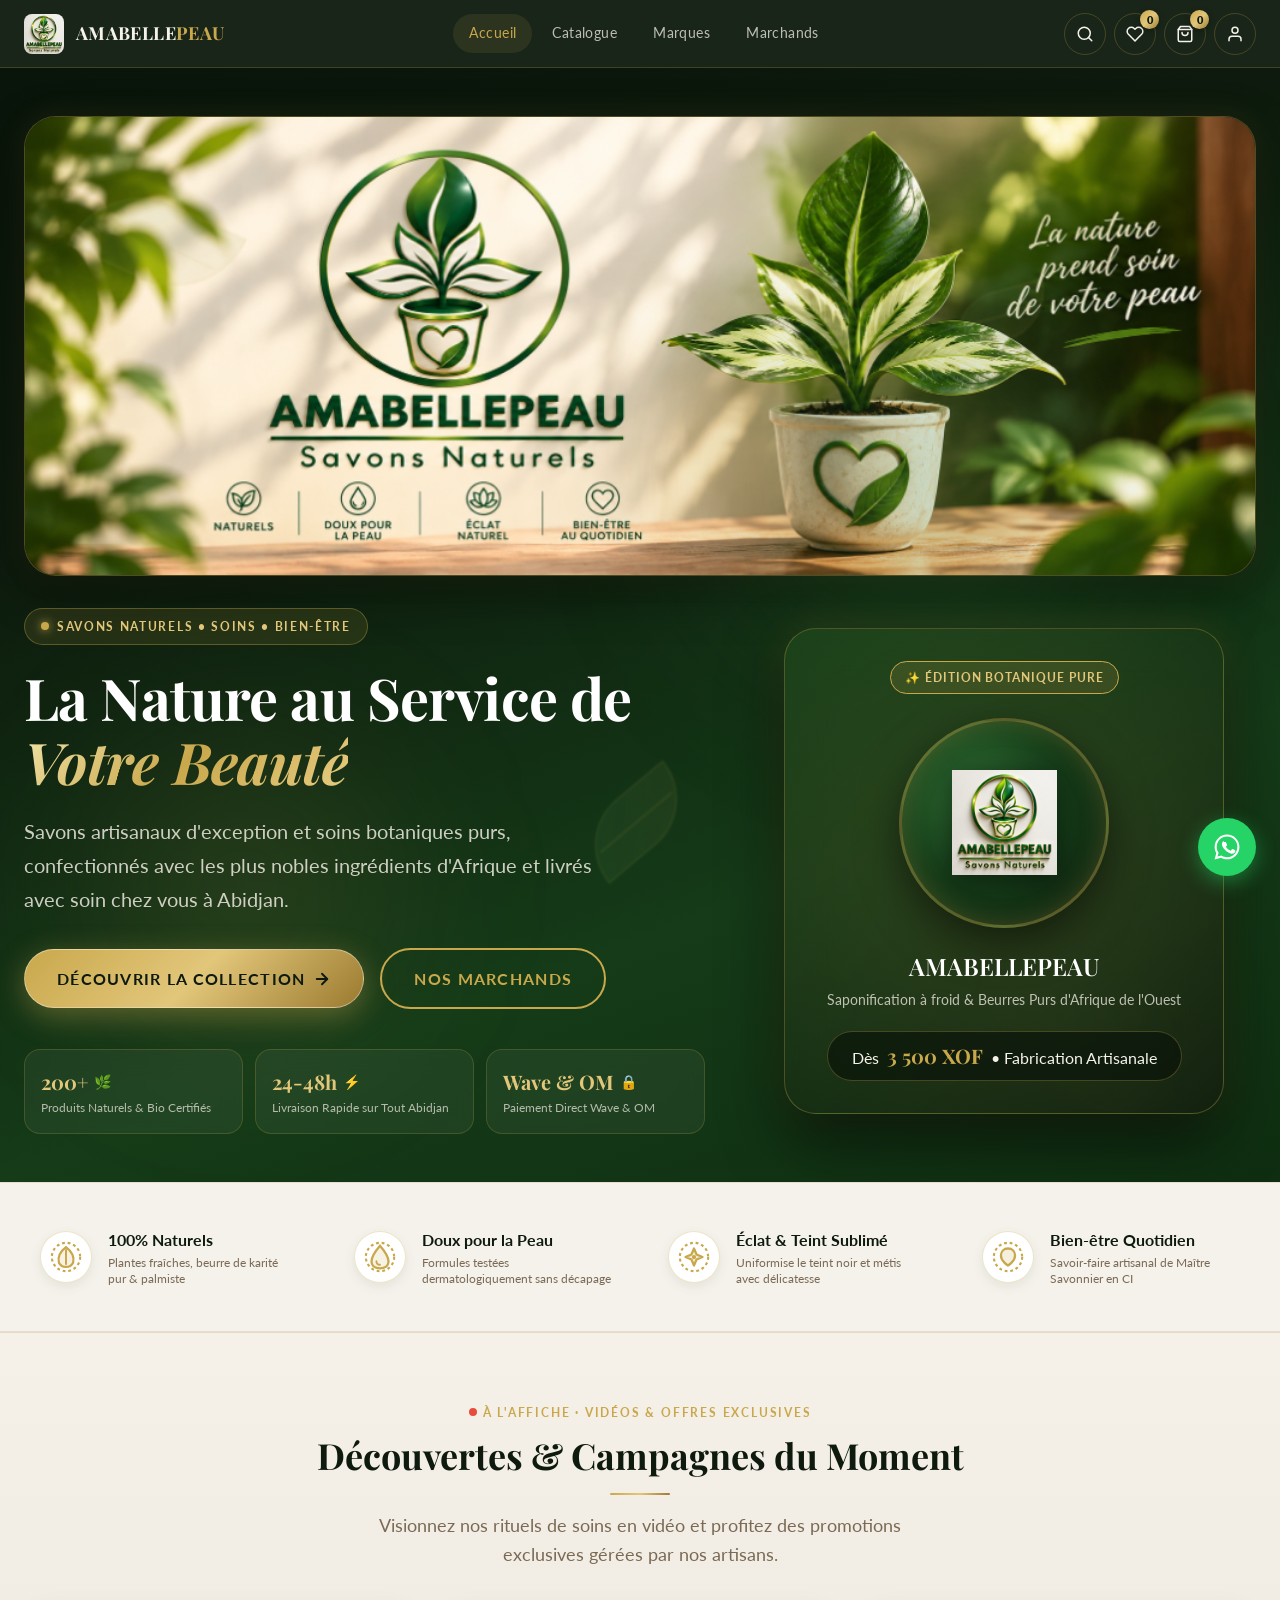
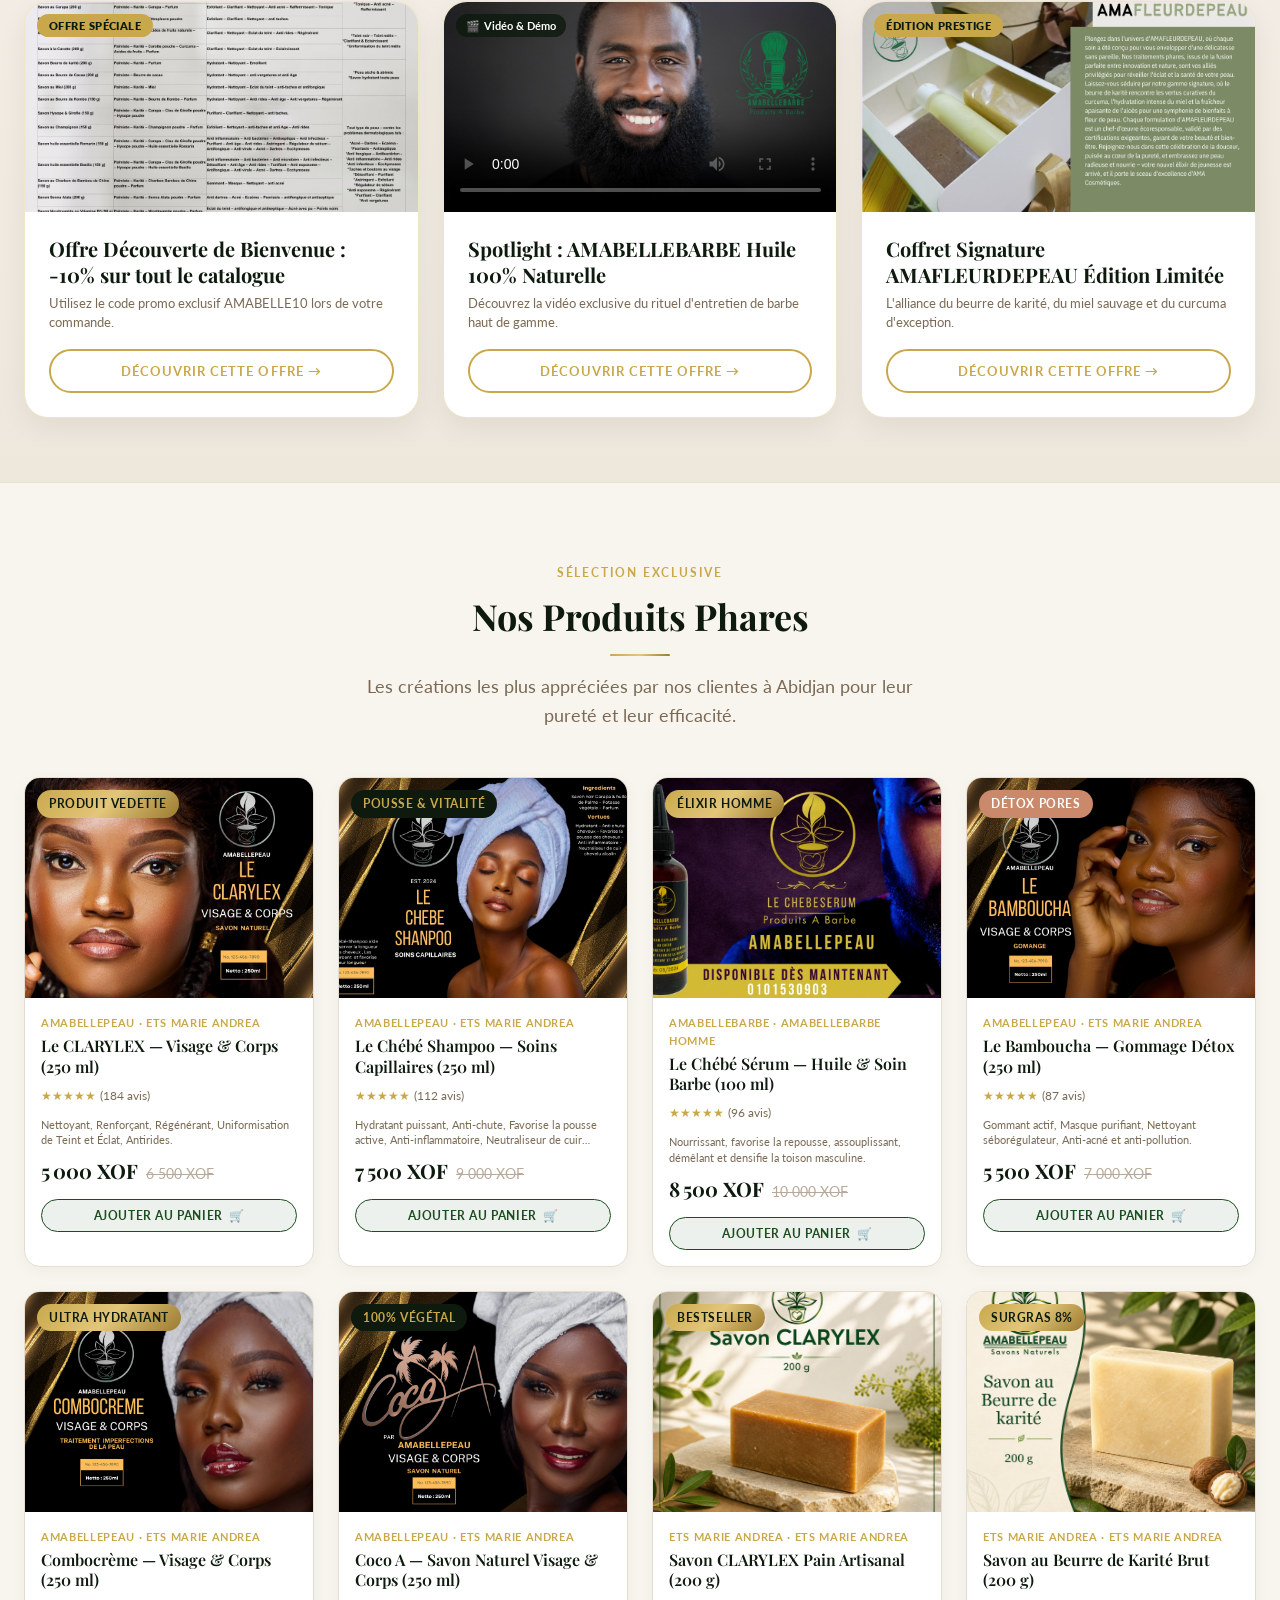
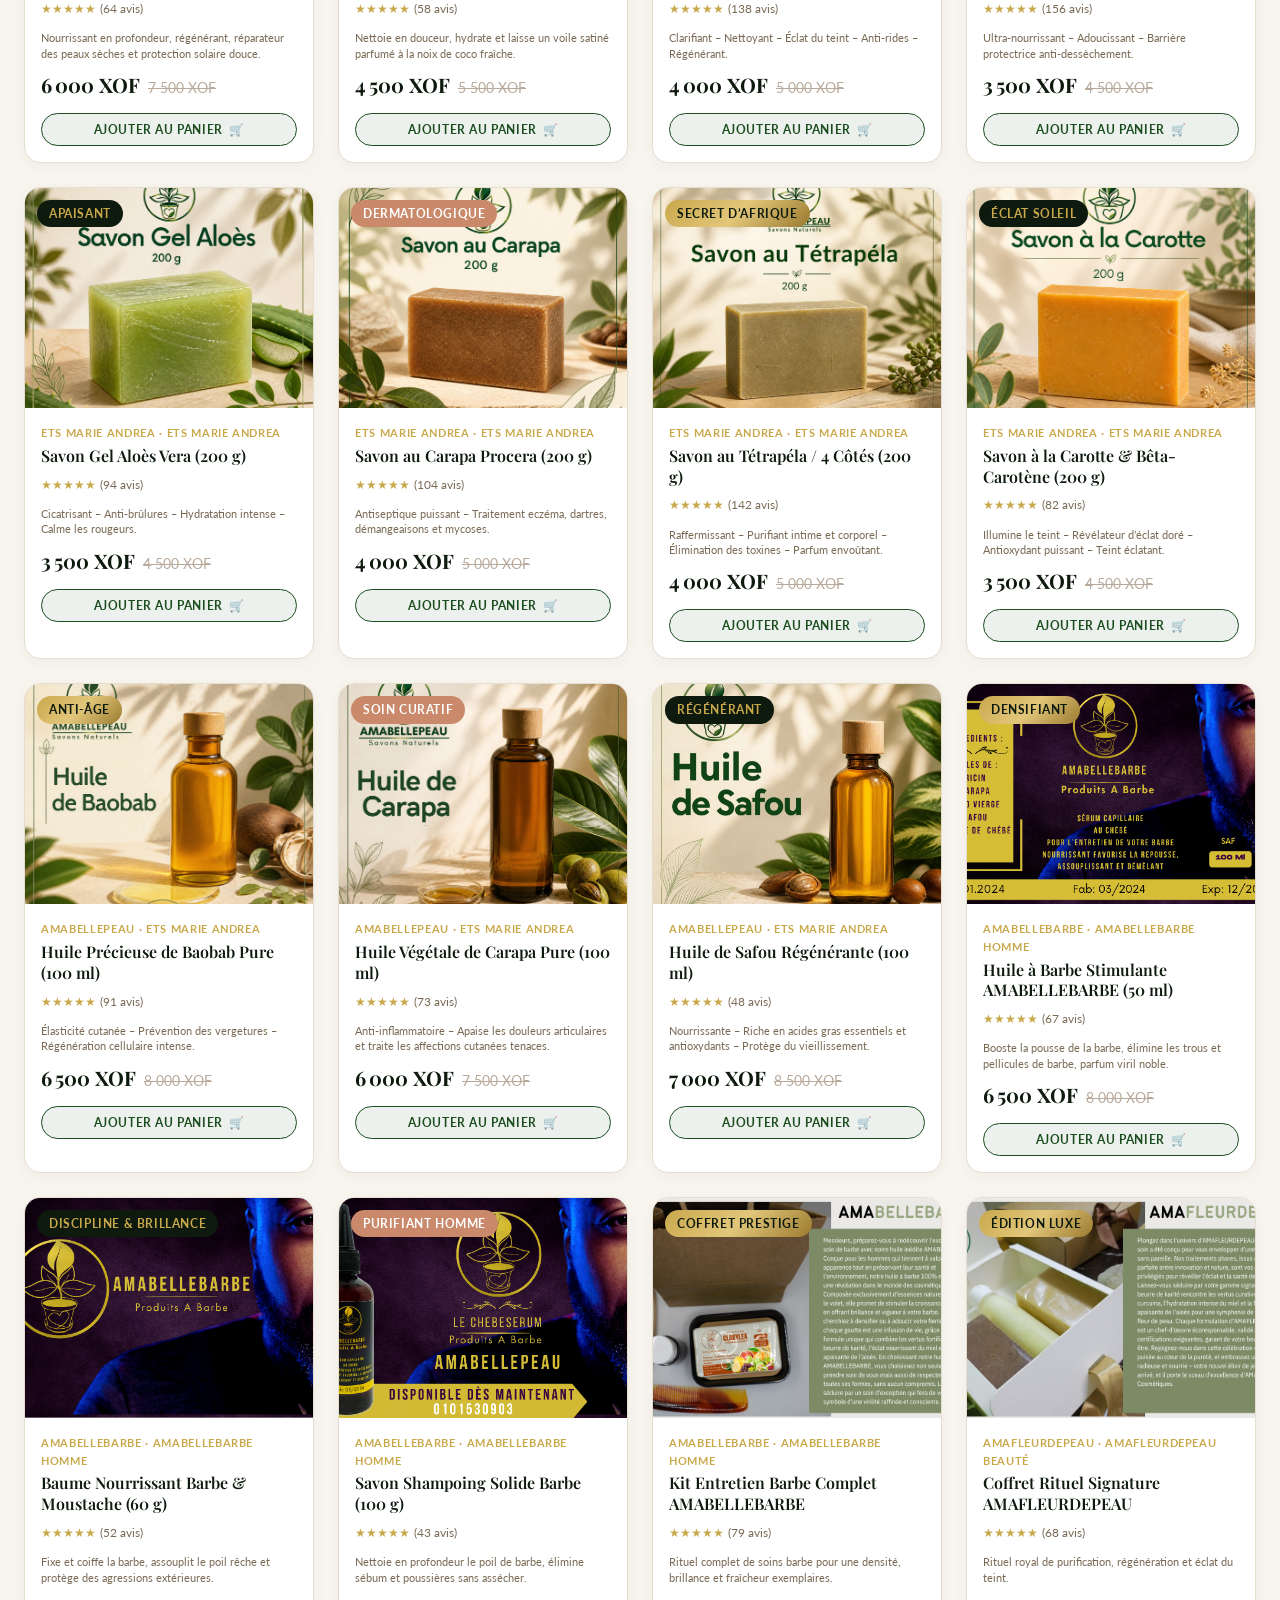
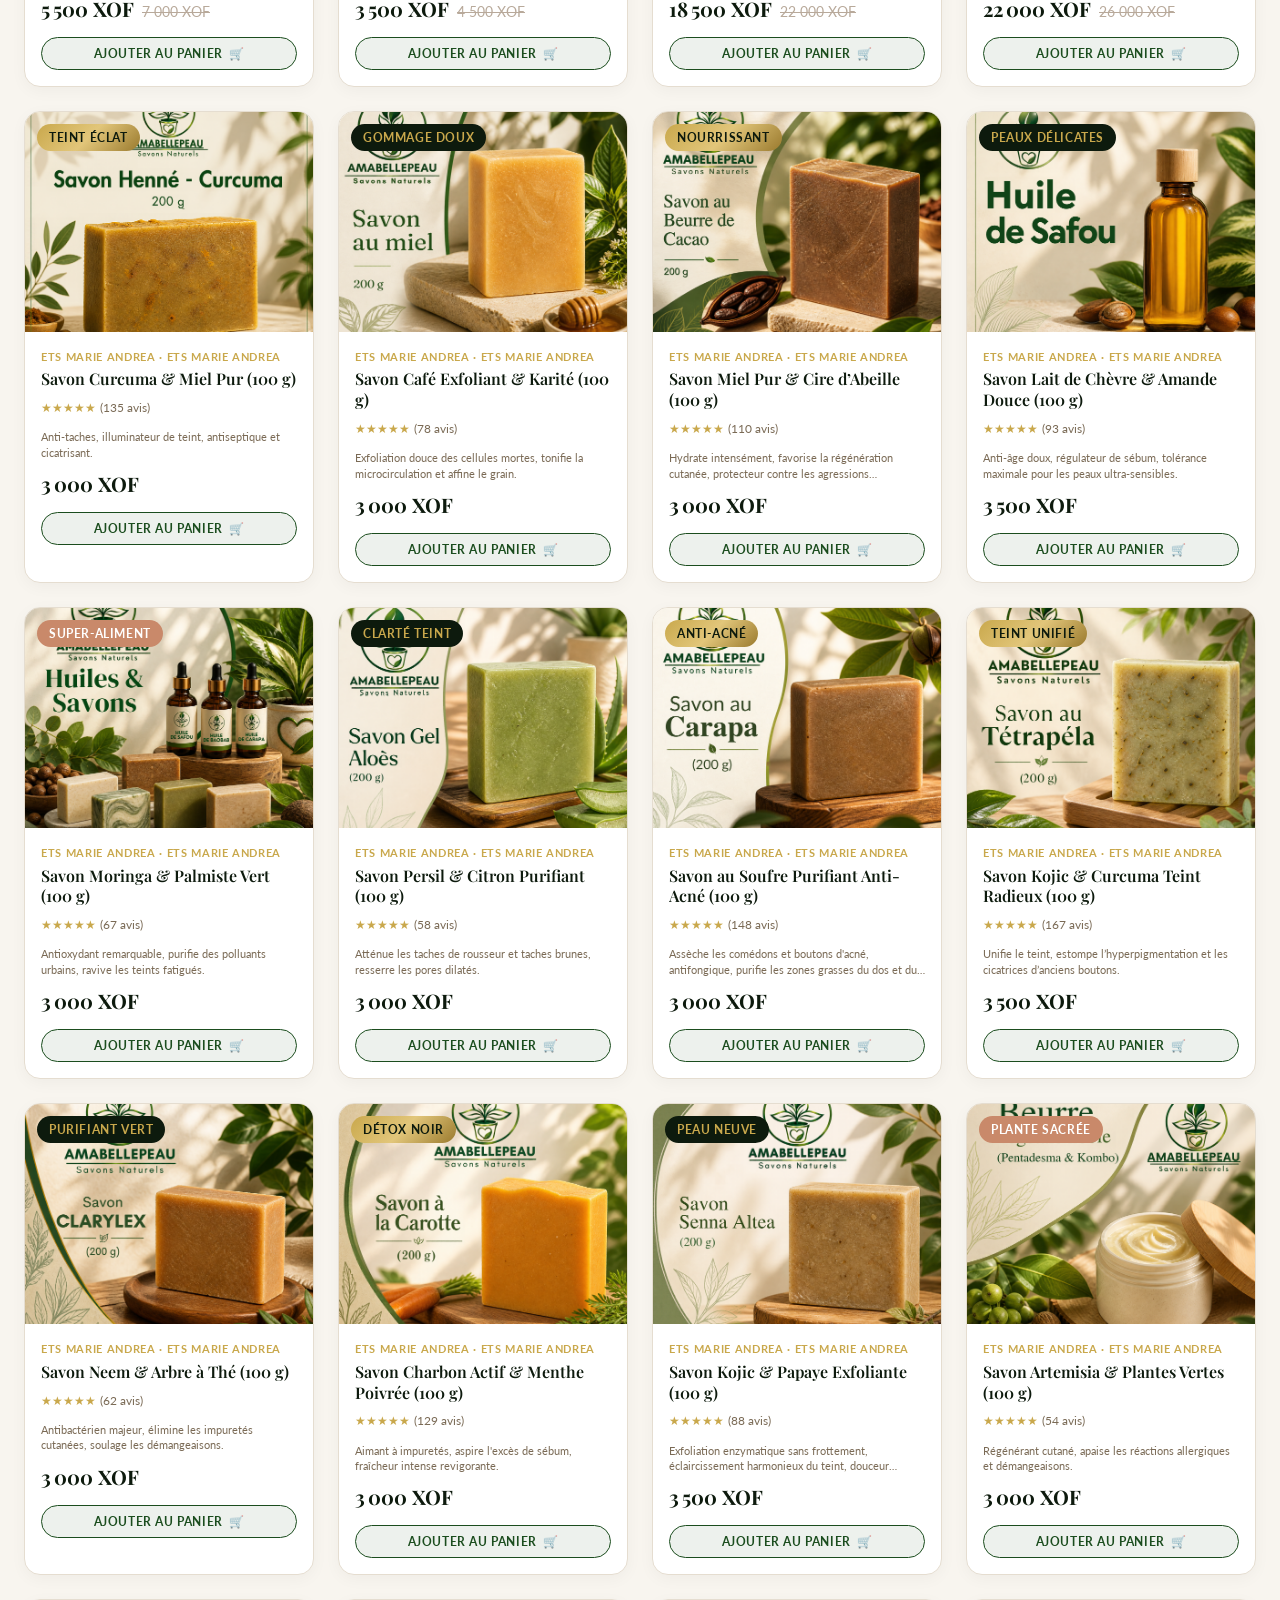
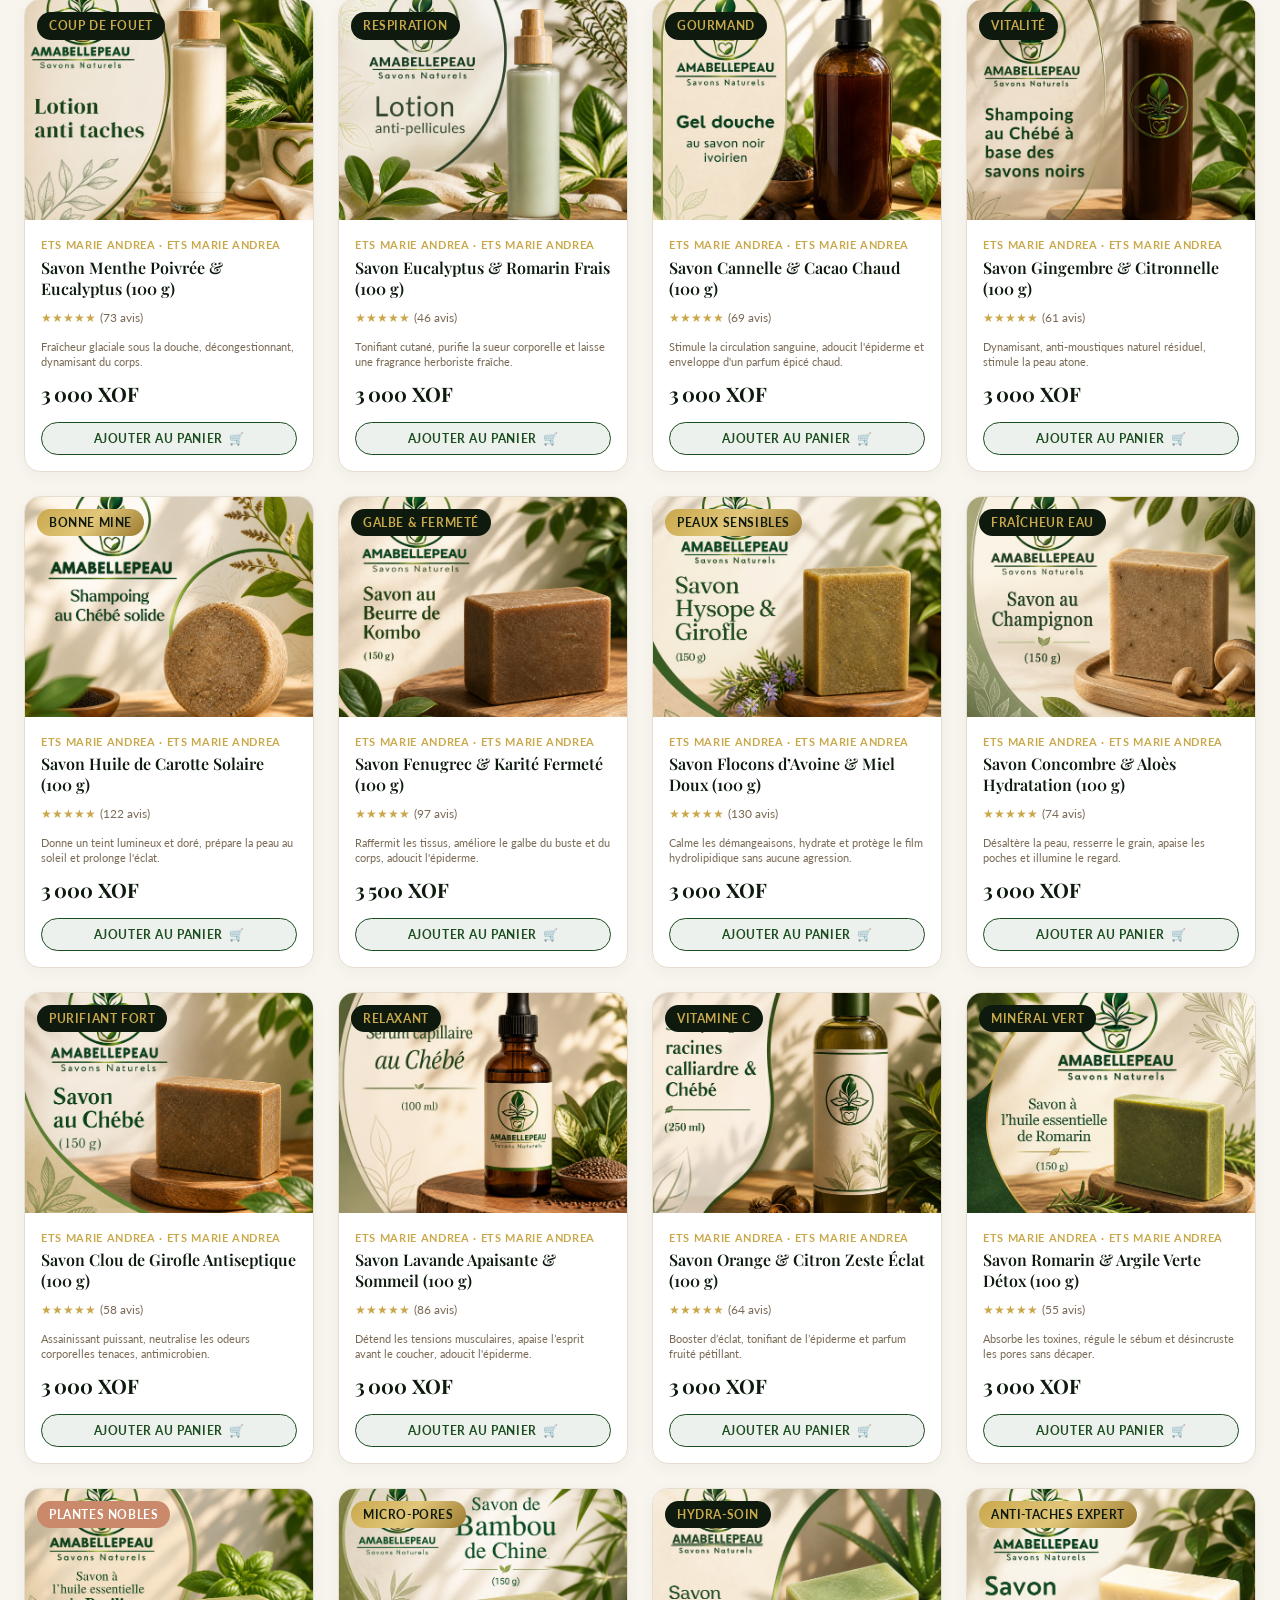
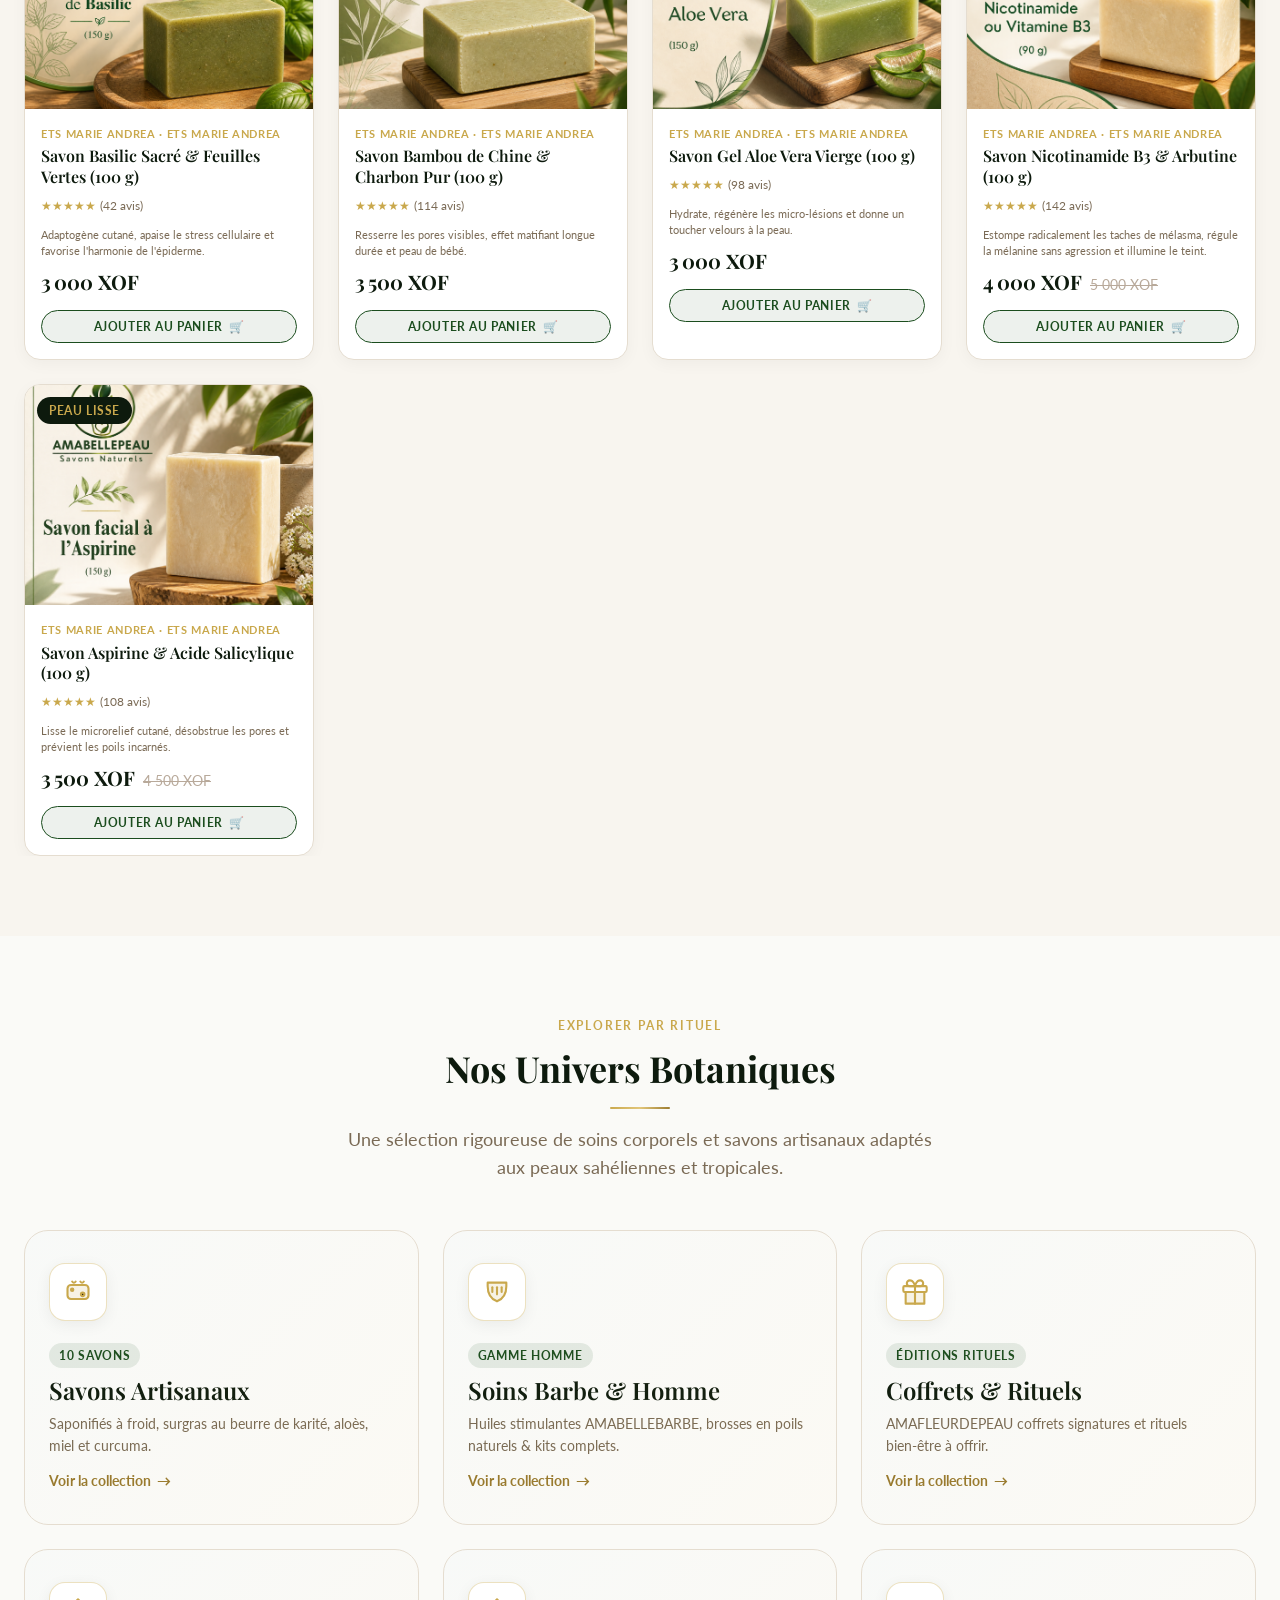
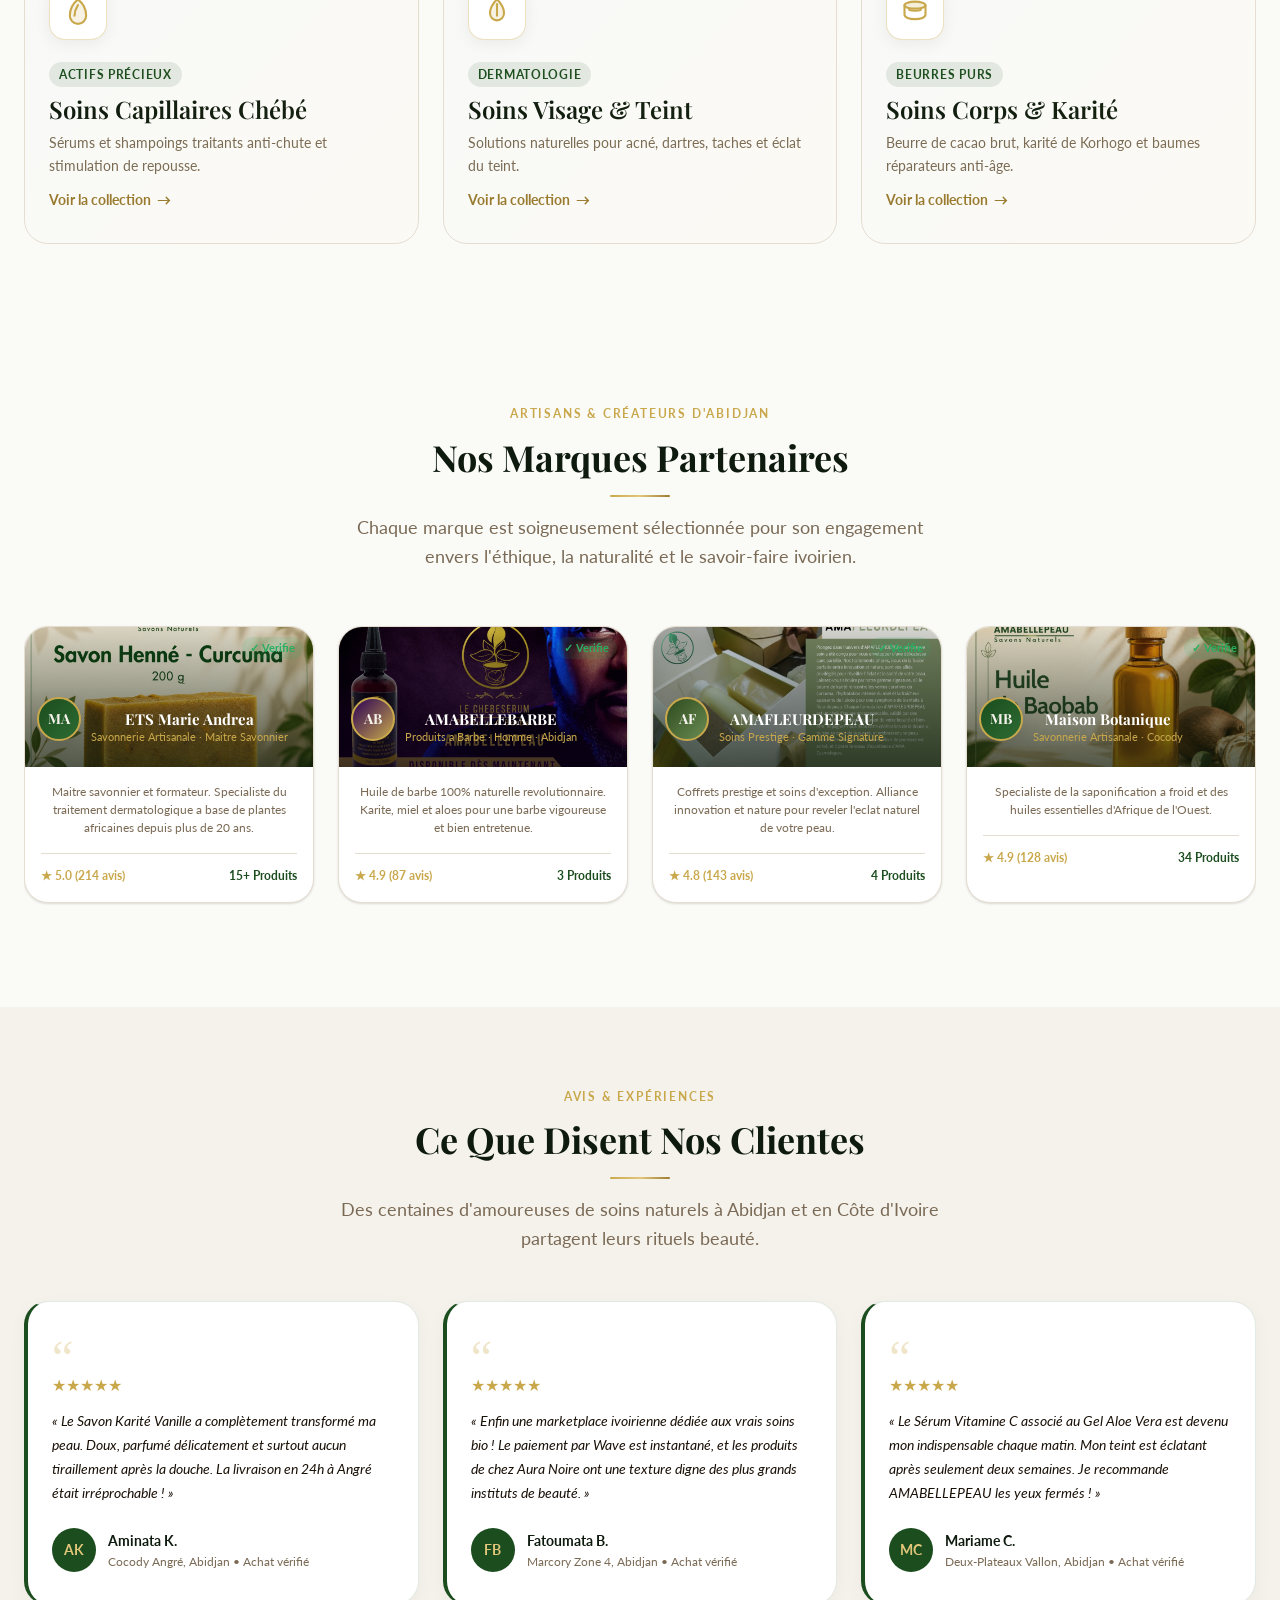
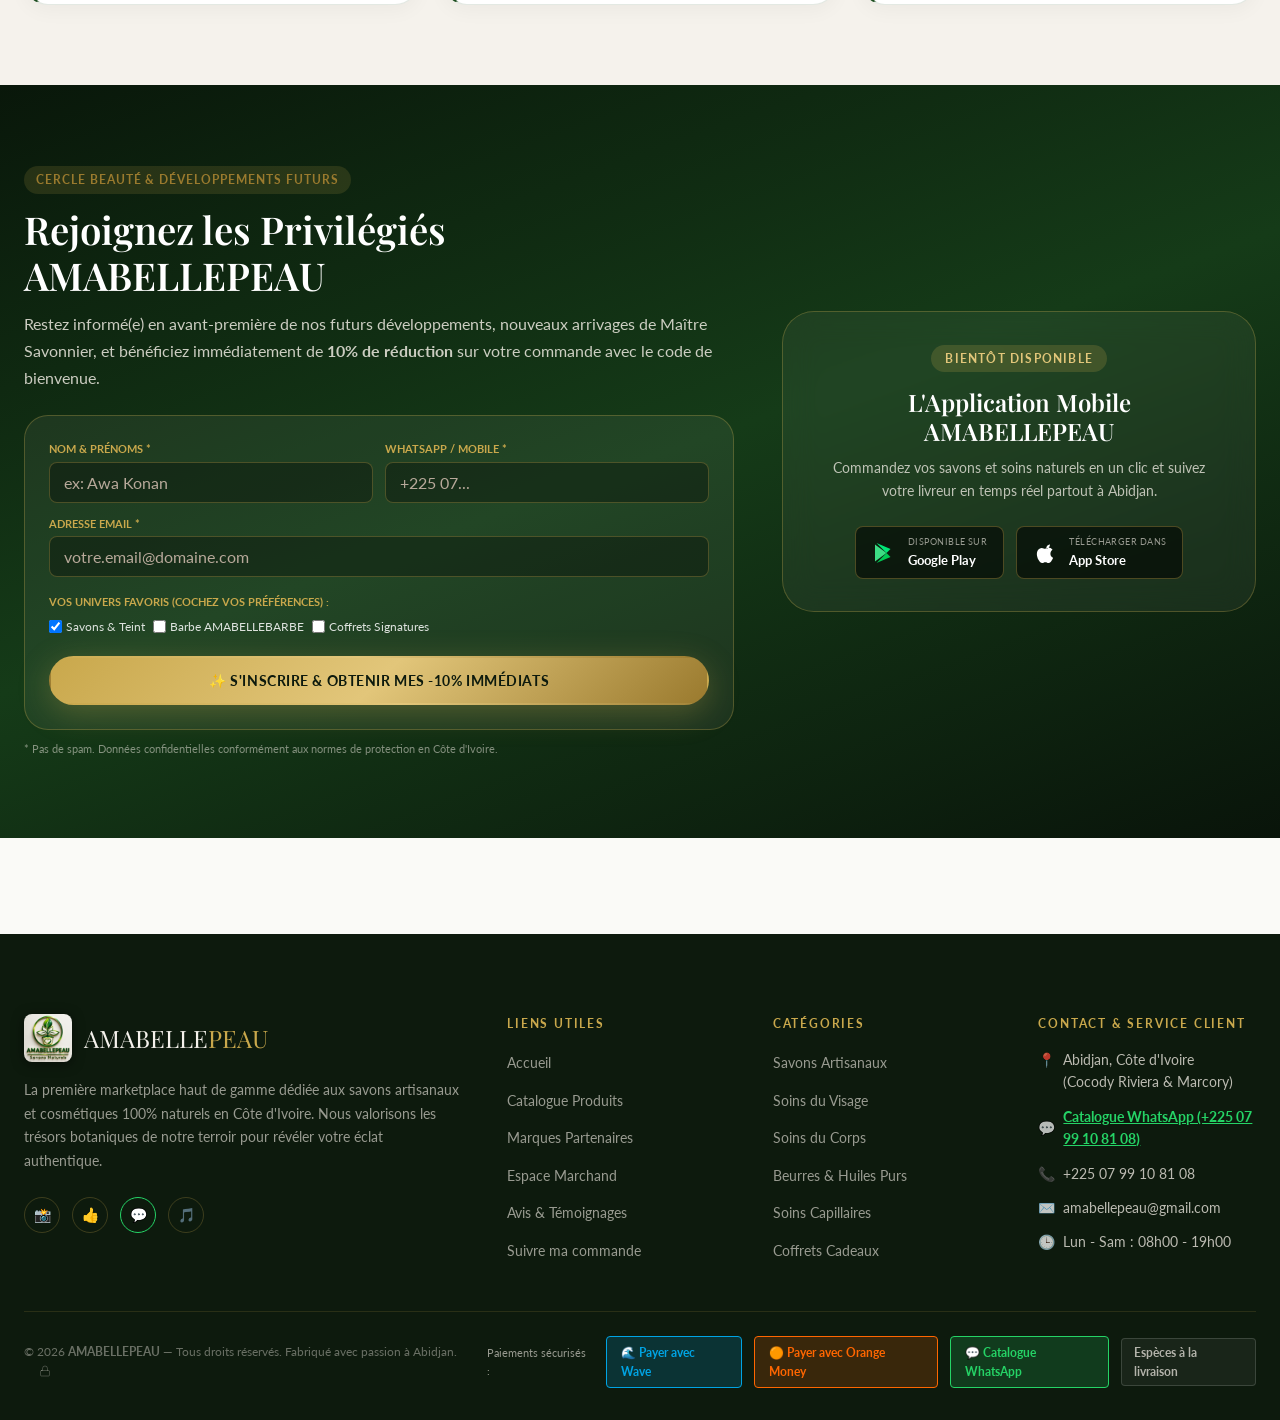
<file: admin/index.html>
<!DOCTYPE html>
<html lang="fr">
<head>
  <meta charset="UTF-8">
  <meta name="viewport" content="width=device-width, initial-scale=1.0">
  <title>Administration | AMABELLEPEAU - Back-Office Marketplace</title>
  <meta name="description" content="Panneau d'administration global de la marketplace AMABELLEPEAU. Gestion des marchands, modération des cosmétiques, dispatch livraison et suivi des commissions en Côte d'Ivoire.">
  <link rel="icon" type="image/png" href="../assets/icons/brand-logo.png">
  <link rel="stylesheet" href="../css/main.css">

  <style>
    :root {
      --admin-sidebar-bg: #0D1A0D;
      --admin-gold: #C9A84C;
      --admin-gold-light: #E2C67A;
    }

    body {
      background-color: var(--color-bg);
    }

    .app-layout {
      display: flex;
      min-height: calc(100vh - var(--nav-height));
      position: relative;
    }

    /* Sidebar */
    .sidebar {
      width: 280px;
      background: var(--admin-sidebar-bg);
      border-right: 1px solid rgba(201, 168, 76, 0.25);
      display: flex;
      flex-direction: column;
      justify-content: space-between;
      position: sticky;
      top: var(--nav-height);
      height: calc(100vh - var(--nav-height));
      overflow-y: auto;
      z-index: 100;
      flex-shrink: 0;
    }

    .admin-profile-badge {
      padding: var(--space-5) var(--space-5) var(--space-4);
      border-bottom: 1px solid rgba(255, 255, 255, 0.08);
      display: flex;
      align-items: center;
      gap: var(--space-3);
    }

    .admin-avatar {
      width: 44px;
      height: 44px;
      border-radius: var(--radius-md);
      background: linear-gradient(135deg, #0F2E11, #C9A84C);
      color: #FFFFFF;
      display: flex;
      align-items: center;
      justify-content: center;
      font-weight: 700;
      font-size: var(--text-base);
      border: 1px solid rgba(201, 168, 76, 0.4);
      flex-shrink: 0;
    }

    .admin-meta {
      display: flex;
      flex-direction: column;
      gap: 2px;
    }

    .admin-name {
      color: var(--color-cream);
      font-family: var(--font-display);
      font-weight: 700;
      font-size: var(--text-sm);
    }

    .admin-status-tag {
      font-size: 11px;
      color: var(--color-gold);
      display: flex;
      align-items: center;
      gap: 6px;
    }

    .status-indicator-dot {
      width: 6px;
      height: 6px;
      border-radius: 50%;
      background-color: var(--color-success);
      box-shadow: 0 0 6px var(--color-success);
    }

    .sidebar-nav {
      padding: var(--space-4) var(--space-3);
      display: flex;
      flex-direction: column;
      gap: 4px;
    }

    .sidebar-section-title {
      font-size: 11px;
      font-weight: 700;
      color: rgba(201, 168, 76, 0.6);
      text-transform: uppercase;
      letter-spacing: 0.1em;
      padding: var(--space-3) var(--space-3) var(--space-1);
    }

    .sidebar-item-btn {
      width: 100%;
      display: flex;
      align-items: center;
      justify-content: space-between;
      padding: var(--space-3) var(--space-3);
      border-radius: var(--radius-md);
      color: rgba(245, 240, 232, 0.75);
      background: transparent;
      border: 1px solid transparent;
      font-size: var(--text-sm);
      font-weight: 500;
      cursor: pointer;
      transition: all var(--transition-fast);
      text-align: left;
    }

    .sidebar-item-btn:hover {
      background: rgba(201, 168, 76, 0.12);
      color: var(--color-cream);
      border-color: rgba(201, 168, 76, 0.2);
    }

    .sidebar-item-btn.active {
      background: linear-gradient(90deg, rgba(201, 168, 76, 0.22) 0%, rgba(201, 168, 76, 0.08) 100%);
      color: #FFFFFF;
      font-weight: 600;
      border-left: 3px solid var(--color-gold);
    }

    .sidebar-item-content {
      display: flex;
      align-items: center;
      gap: var(--space-3);
    }

    .sidebar-icon {
      width: 18px;
      height: 18px;
      flex-shrink: 0;
      color: var(--color-gold);
    }

    .sidebar-badge {
      font-size: 10px;
      font-weight: 700;
      padding: 2px 7px;
      border-radius: var(--radius-full);
      background: rgba(201, 168, 76, 0.2);
      color: var(--color-gold);
    }

    .sidebar-badge.alert {
      background: rgba(231, 76, 60, 0.2);
      color: #E74C3C;
    }

    .sidebar-footer {
      padding: var(--space-4);
      border-top: 1px solid rgba(255, 255, 255, 0.08);
      background: rgba(0, 0, 0, 0.2);
    }

    .server-status-pill {
      display: flex;
      align-items: center;
      justify-content: space-between;
      font-size: 11px;
      color: rgba(245, 240, 232, 0.6);
    }

    /* Main Content */
    .main-content {
      flex: 1;
      padding: var(--space-8) var(--space-10);
      overflow-y: auto;
      max-width: 1400px;
    }

    .admin-main-header {
      display: flex;
      align-items: center;
      justify-content: space-between;
      margin-bottom: var(--space-8);
      flex-wrap: wrap;
      gap: var(--space-4);
      border-bottom: 1px solid var(--color-border);
      padding-bottom: var(--space-6);
    }

    .admin-main-title h1 {
      font-family: var(--font-display);
      font-size: var(--text-3xl);
      color: var(--color-black);
      margin-bottom: var(--space-1);
    }

    .admin-main-title p {
      font-size: var(--text-sm);
      color: var(--color-text-muted);
    }

    /* View Panels */
    .admin-view-panel {
      display: none;
      animation: fadeIn 0.25s ease;
    }
    .admin-view-panel.active {
      display: block;
    }

    @keyframes fadeIn {
      from { opacity: 0; transform: translateY(6px); }
      to { opacity: 1; transform: translateY(0); }
    }

    /* Stats Grid */
    .stats-grid-6 {
      display: grid;
      grid-template-columns: repeat(auto-fit, minmax(200px, 1fr));
      gap: var(--space-4);
      margin-bottom: var(--space-8);
    }

    .stat-card-admin {
      background: white;
      border: 1px solid var(--color-border);
      border-radius: var(--radius-xl);
      padding: var(--space-5);
      position: relative;
      overflow: hidden;
      box-shadow: var(--shadow-sm);
      transition: transform var(--transition-fast), box-shadow var(--transition-fast);
    }

    .stat-card-admin:hover {
      transform: translateY(-2px);
      box-shadow: var(--shadow-md);
    }

    .stat-admin-label {
      font-size: 11px;
      text-transform: uppercase;
      letter-spacing: 0.08em;
      color: var(--color-text-muted);
      font-weight: 700;
      margin-bottom: var(--space-2);
      display: flex;
      align-items: center;
      justify-content: space-between;
    }

    .stat-admin-value {
      font-family: var(--font-display);
      font-size: var(--text-2xl);
      font-weight: 700;
      color: var(--color-black);
      line-height: 1.2;
    }

    .stat-admin-sub {
      font-size: 11px;
      margin-top: var(--space-2);
      font-weight: 600;
      display: flex;
      align-items: center;
      gap: 4px;
    }
    .stat-admin-sub.green { color: var(--color-success); }
    .stat-admin-sub.blue { color: #2980B9; }
    .stat-admin-sub.orange { color: #E67E22; }

    /* Tables & Card Wrappers */
    .admin-card {
      background: white;
      border: 1px solid var(--color-border);
      border-radius: var(--radius-xl);
      padding: var(--space-6);
      margin-bottom: var(--space-8);
      box-shadow: var(--shadow-sm);
    }

    .admin-card-header {
      display: flex;
      align-items: center;
      justify-content: space-between;
      margin-bottom: var(--space-5);
      flex-wrap: wrap;
      gap: var(--space-3);
    }

    .admin-card-title {
      font-family: var(--font-display);
      font-size: var(--text-xl);
      font-weight: 700;
      color: var(--color-black);
      display: flex;
      align-items: center;
      gap: var(--space-2);
    }

    .table-container {
      width: 100%;
      overflow-x: auto;
      border-radius: var(--radius-lg);
      border: 1px solid var(--color-border);
    }

    .admin-table {
      width: 100%;
      border-collapse: collapse;
      font-size: var(--text-sm);
      text-align: left;
    }

    .admin-table th {
      background: var(--color-surface-alt);
      color: var(--color-text-muted);
      font-size: 11px;
      font-weight: 700;
      text-transform: uppercase;
      letter-spacing: 0.06em;
      padding: 12px 16px;
      border-bottom: 1px solid var(--color-border);
      white-space: nowrap;
    }

    .admin-table td {
      padding: 14px 16px;
      border-bottom: 1px solid var(--color-border);
      vertical-align: middle;
      color: var(--color-text);
    }

    .admin-table tr:hover td {
      background: rgba(27, 77, 30, 0.02);
    }

    .prod-thumb {
      width: 48px;
      height: 48px;
      border-radius: var(--radius-md);
      object-fit: cover;
      background: var(--color-surface-alt);
      border: 1px solid var(--color-border);
      flex-shrink: 0;
    }

    .status-badge {
      display: inline-flex;
      align-items: center;
      gap: 6px;
      padding: 4px 10px;
      border-radius: var(--radius-full);
      font-size: 11px;
      font-weight: 700;
      letter-spacing: 0.04em;
    }
    .status-badge.in_stock { background: rgba(39, 174, 96, 0.12); color: #27AE60; }
    .status-badge.low_stock { background: rgba(230, 126, 34, 0.12); color: #E67E22; }
    .status-badge.out_of_stock { background: rgba(231, 76, 60, 0.12); color: #E74C3C; }
    .status-badge.approved { background: rgba(39, 174, 96, 0.12); color: #27AE60; }
    .status-badge.pending { background: rgba(243, 156, 18, 0.15); color: #D35400; }
    .status-badge.suspended { background: rgba(149, 165, 166, 0.2); color: #7F8C8D; }

    .btn-action {
      padding: 6px 12px;
      font-size: 12px;
      font-weight: 600;
      border-radius: var(--radius-md);
      cursor: pointer;
      transition: all var(--transition-fast);
      display: inline-flex;
      align-items: center;
      gap: 4px;
      border: 1px solid var(--color-border);
      background: white;
      color: var(--color-black);
    }
    .btn-action:hover {
      background: var(--color-surface-alt);
      border-color: var(--color-gold);
    }
    .btn-action.btn-action-primary {
      background: var(--color-green);
      color: white;
      border-color: var(--color-green);
    }
    .btn-action.btn-action-primary:hover {
      background: #2D6B32;
    }
    .btn-action.btn-action-danger {
      color: #E74C3C;
      border-color: rgba(231, 76, 60, 0.3);
    }
    .btn-action.btn-action-danger:hover {
      background: rgba(231, 76, 60, 0.08);
    }

    /* Modal Styling */
    .admin-modal-overlay {
      position: fixed;
      inset: 0;
      background: rgba(13, 26, 13, 0.75);
      backdrop-filter: blur(4px);
      z-index: 1000;
      display: none;
      align-items: center;
      justify-content: center;
      padding: var(--space-4);
    }
    .admin-modal-overlay.active {
      display: flex;
    }

    .admin-modal {
      background: white;
      border-radius: var(--radius-2xl);
      width: 100%;
      max-width: 640px;
      max-height: 90vh;
      overflow-y: auto;
      box-shadow: 0 24px 64px rgba(0, 0, 0, 0.4);
      border: 1px solid rgba(201, 168, 76, 0.3);
      animation: modalScaleIn 0.25s cubic-bezier(0.34, 1.56, 0.64, 1);
    }

    @keyframes modalScaleIn {
      from { opacity: 0; transform: scale(0.92) translateY(12px); }
      to { opacity: 1; transform: scale(1) translateY(0); }
    }

    .admin-modal-header {
      padding: var(--space-6);
      border-bottom: 1px solid var(--color-border);
      display: flex;
      align-items: center;
      justify-content: space-between;
    }
    .admin-modal-title {
      font-family: var(--font-display);
      font-size: var(--text-2xl);
      font-weight: 700;
      color: var(--color-black);
    }
    .admin-modal-close {
      background: transparent;
      border: none;
      font-size: 24px;
      cursor: pointer;
      color: var(--color-text-muted);
    }

    .admin-modal-body {
      padding: var(--space-6);
    }

    .form-group {
      margin-bottom: var(--space-4);
    }
    .form-label {
      display: block;
      font-size: var(--text-xs);
      font-weight: 700;
      text-transform: uppercase;
      letter-spacing: 0.05em;
      color: var(--color-text);
      margin-bottom: var(--space-2);
    }
    .form-input, .form-select, .form-textarea {
      width: 100%;
      padding: 10px 14px;
      border: 1px solid var(--color-border);
      border-radius: var(--radius-lg);
      font-size: var(--text-sm);
      background: white;
      color: var(--color-black);
      font-family: inherit;
    }
    .form-input:focus, .form-select:focus, .form-textarea:focus {
      outline: none;
      border-color: var(--color-green);
      box-shadow: 0 0 0 3px rgba(27, 77, 30, 0.15);
    }

    /* Toast */
    .admin-toast-container {
      position: fixed;
      bottom: 24px;
      right: 24px;
      z-index: 9999;
      display: flex;
      flex-direction: column;
      gap: 8px;
    }
    .admin-toast {
      background: #0D1A0D;
      color: white;
      padding: 14px 20px;
      border-radius: var(--radius-lg);
      border: 1px solid rgba(201, 168, 76, 0.4);
      box-shadow: 0 8px 32px rgba(0, 0, 0, 0.3);
      font-size: var(--text-sm);
      display: flex;
      align-items: center;
      gap: 10px;
      animation: fadeIn 0.3s ease;
    }

    /* File Upload Dropzones & Previews */
    .upload-box {
      border: 2px dashed rgba(201, 168, 76, 0.4);
      background: rgba(27, 77, 30, 0.03);
      border-radius: var(--radius-lg);
      padding: 16px;
      text-align: center;
      cursor: pointer;
      transition: all 0.2s ease-in-out;
      user-select: none;
    }
    .upload-box:hover {
      border-color: var(--color-gold);
      background: rgba(201, 168, 76, 0.08);
    }
    .upload-box.dragover {
      border-color: var(--color-green) !important;
      background: rgba(39, 174, 96, 0.15) !important;
      transform: scale(1.01);
    }
    .upload-preview-wrap {
      display: flex;
      align-items: center;
      gap: 12px;
      margin-top: 10px;
    }
    .upload-preview-img {
      width: 64px;
      height: 64px;
      object-fit: cover;
      border-radius: var(--radius-md);
      border: 2px solid var(--color-gold);
      box-shadow: 0 2px 6px rgba(0,0,0,0.15);
    }
    .promo-media-card {
      border-radius: var(--radius-lg);
      overflow: hidden;
      border: 1px solid var(--color-border);
      background: white;
      transition: all 0.2s;
    }
    .promo-media-card:hover {
      box-shadow: var(--shadow-md);
      transform: translateY(-2px);
    }
    .promo-media-preview {
      width: 100%;
      height: 160px;
      background: #0D1A0D;
      position: relative;
      overflow: hidden;
      display: flex;
      align-items: center;
      justify-content: center;
    }
    .promo-media-preview img, .promo-media-preview video {
      width: 100%;
      height: 100%;
      object-fit: cover;
    }

    @media (max-width: 900px) {
      .app-layout { flex-direction: column; }
      .sidebar { width: 100%; height: auto; position: static; }
      .main-content { padding: var(--space-4); }
    }
  </style>
  <link rel="manifest" href="/manifest.json">
</head>
<body>

  <!-- Top Navbar -->
  <header class="navbar" id="adminNavbar">
    <div class="container flex-between">
      <div style="display: flex; align-items: center; gap: var(--space-3);">
        <img src="../assets/icons/brand-logo.png" alt="AMABELLEPEAU" class="navbar-logo" style="width: 38px; height: 38px; object-fit: contain;">
        <span class="navbar-brand-text">AMABELLE<span>PEAU</span> · <small style="font-size: 13px; color: var(--color-gold); font-weight: 600;">Back-Office</small></span>
      </div>
      <div style="display: flex; align-items: center; gap: var(--space-4);">
        <a href="../index.html" class="btn btn-ghost btn-sm" target="_blank">🌐  Voir la boutique</a>
        <a href="../marchand/index.html" class="btn btn-ghost btn-sm">🏪  Espace Marchand</a>
      </div>
    </div>
  </header>

  <div class="app-layout">
    
    <!-- SIDEBAR -->
    <aside class="sidebar">
      <div>
        <div class="admin-profile-badge">
          <div class="admin-avatar">AP</div>
          <div class="admin-meta">
            <div class="admin-name">Superviseur Général</div>
            <div class="admin-status-tag">
              <span class="status-indicator-dot"></span>
              Marketplace Abidjan CI
            </div>
          </div>
        </div>

        <nav class="sidebar-nav">
          <div class="sidebar-section-title">PILOTAGE</div>
          <button class="sidebar-item-btn active" data-view="view-overview" onclick="switchAdminTab('view-overview')">
            <div class="sidebar-item-content">
              <svg class="sidebar-icon" viewBox="0 0 24 24" fill="none" stroke="currentColor" stroke-width="2"><rect x="3" y="3" width="7" height="7"></rect><rect x="14" y="3" width="7" height="7"></rect><rect x="14" y="14" width="7" height="7"></rect><rect x="3" y="14" width="7" height="7"></rect></svg>
              <span>Vue d'ensemble</span>
            </div>
          </button>

          <div class="sidebar-section-title">CATALOGUE & STOCK</div>
          <button class="sidebar-item-btn" data-view="view-products" onclick="switchAdminTab('view-products')">
            <div class="sidebar-item-content">
              <svg class="sidebar-icon" viewBox="0 0 24 24" fill="none" stroke="currentColor" stroke-width="2"><path d="M21 16V8a2 2 0 0 0-1-1.73l-7-4a2 2 0 0 0-2 0l-7 4A2 2 0 0 0 3 8v8a2 2 0 0 0 1 1.73l7 4a2 2 0 0 0 2 0l7-4A2 2 0 0 0 21 16z"></path></svg>
              <span>Gestion des Produits</span>
            </div>
            <span class="sidebar-badge" id="badgeProdCount">15</span>
          </button>

          <div class="sidebar-section-title">MARCHANDS & AGRÉMENTS</div>
          <button class="sidebar-item-btn" data-view="view-merchants" onclick="switchAdminTab('view-merchants')">
            <div class="sidebar-item-content">
              <svg class="sidebar-icon" viewBox="0 0 24 24" fill="none" stroke="currentColor" stroke-width="2"><path d="M17 21v-2a4 4 0 0 0-4-4H5a4 4 0 0 0-4 4v2"></path><circle cx="9" cy="7" r="4"></circle><path d="M23 21v-2a4 4 0 0 0-3-3.87"></path><path d="M16 3.13a4 4 0 0 1 0 7.75"></path></svg>
              <span>Marchands Agréés</span>
            </div>
            <span class="sidebar-badge alert" id="badgePendingMerch">2</span>
          </button>

          <div class="sidebar-section-title">COMMISSIONS & VENTES</div>
          <button class="sidebar-item-btn" data-view="view-commissions" onclick="switchAdminTab('view-commissions')">
            <div class="sidebar-item-content">
              <svg class="sidebar-icon" viewBox="0 0 24 24" fill="none" stroke="currentColor" stroke-width="2"><line x1="12" y1="1" x2="12" y2="23"></line><path d="M17 5H9.5a3.5 3.5 0 0 0 0 7h5a3.5 3.5 0 0 1 0 7H6"></path></svg>
              <span>Réseau & Commissions</span>
            </div>
            <span class="sidebar-badge">15%</span>
          </button>

          <div class="sidebar-section-title">MARKETING & AFFILIATION</div>
          <button class="sidebar-item-btn" data-view="view-influencers" onclick="switchAdminTab('view-influencers')">
            <div class="sidebar-item-content">
              <svg class="sidebar-icon" viewBox="0 0 24 24" fill="none" stroke="currentColor" stroke-width="2"><polygon points="12 2 15.09 8.26 22 9.27 17 14.14 18.18 21.02 12 17.77 5.82 21.02 7 14.14 2 9.27 8.91 8.26 12 2"></polygon></svg>
              <span>Codes Influenceurs</span>
            </div>
            <span class="sidebar-badge" id="badgeInfCount">4</span>
          </button>

          <div class="sidebar-section-title">PROMOTIONS & MÉDIAS</div>
          <button class="sidebar-item-btn" data-view="view-promotions" onclick="switchAdminTab('view-promotions')">
            <div class="sidebar-item-content">
              <svg class="sidebar-icon" viewBox="0 0 24 24" fill="none" stroke="currentColor" stroke-width="2"><rect x="2" y="2" width="20" height="20" rx="2.18" ry="2.18"></rect><line x1="7" y1="2" x2="7" y2="22"></line><line x1="17" y1="2" x2="17" y2="22"></line><line x1="2" y1="12" x2="22" y2="12"></line></svg>
              <span>Bannières & Vidéos Promo</span>
            </div>
            <span class="sidebar-badge" id="badgePromoCount">3</span>
          </button>

          <div class="sidebar-section-title">ENGAGEMENT CLIENT</div>
          <button class="sidebar-item-btn" data-view="view-subscribers" onclick="switchAdminTab('view-subscribers')">
            <div class="sidebar-item-content">
              <svg class="sidebar-icon" viewBox="0 0 24 24" fill="none" stroke="currentColor" stroke-width="2"><path d="M4 4h16c1.1 0 2 .9 2 2v12c0 1.1-.9 2-2 2H4c-1.1 0-2-.9-2-2V6c0-1.1.9-2 2-2z"></path><polyline points="22,6 12,13 2,6"></polyline></svg>
              <span>Abonnés & Newsletter</span>
            </div>
            <span class="sidebar-badge" id="badgeSubCount">3</span>
          </button>

          <div class="sidebar-section-title">COMMANDES & DISPATCH</div>
          <button class="sidebar-item-btn" data-view="view-orders" onclick="switchAdminTab('view-orders')">
            <div class="sidebar-item-content">
              <svg class="sidebar-icon" viewBox="0 0 24 24" fill="none" stroke="currentColor" stroke-width="2"><circle cx="9" cy="21" r="1"></circle><circle cx="20" cy="21" r="1"></circle><path d="M1 1h4l2.68 13.39a2 2 0 0 0 2 1.61h9.72a2 2 0 0 0 2-1.61L23 6H6"></path></svg>
              <span>Suivi des Commandes</span>
            </div>
            <span class="sidebar-badge" id="badgeOrderCount" style="background:var(--color-green);color:#fff;">5</span>
          </button>

          <button class="sidebar-item-btn" data-view="view-preorders" onclick="switchAdminTab('view-preorders')">
            <div class="sidebar-item-content">
              <svg class="sidebar-icon" viewBox="0 0 24 24" fill="none" stroke="currentColor" stroke-width="2"><path d="M21 16V8a2 2 0 0 0-1-1.73l-7-4a2 2 0 0 0-2 0l-7 4A2 2 0 0 0 3 8v8a2 2 0 0 0 1 1.73l7 4a2 2 0 0 0 2 0l7-4A2 2 0 0 0 21 16z"></path><polyline points="3.27 6.96 12 12.01 20.73 6.96"></polyline><line x1="12" y1="22.08" x2="12" y2="12"></line></svg>
              <span>Précommandes en Gros</span>
            </div>
            <span class="sidebar-badge" id="badgePreorderCount" style="background:var(--color-gold);color:#0D1A0D;font-weight:800;">2</span>
          </button>
        </nav>
      </div>

      <div class="sidebar-footer">
        <div class="server-status-pill">
          <span>Passerelles Wave & OM</span>
          <span style="color:var(--color-success);font-weight:700;">●  En ligne</span>
        </div>
      </div>
    </aside>

    <!-- MAIN CONTENT VIEW PANELS -->
    <main class="main-content">
      
      <!-- VIEW 1: OVERVIEW -->
      <div id="view-overview" class="admin-view-panel active">
        <div class="admin-main-header">
          <div class="admin-main-title">
            <h1>Tableau de Bord & Supervision</h1>
            <p>Vue consolidée des ventes, commissions (15%), marchands et flux logistiques à Abidjan.</p>
          </div>
          <div style="display: flex; gap: var(--space-2);">
            <button class="btn btn-primary btn-sm" onclick="openAddProductModal()">+ Nouveau Produit</button>
            <button class="btn btn-outline btn-sm" onclick="switchAdminTab('view-commissions')">Calculateur 15%</button>
          </div>
        </div>

        <div class="stats-grid-6">
          <div class="stat-card-admin">
            <div class="stat-admin-label"><span>Ventes Globales</span><span>💰</span></div>
            <div class="stat-admin-value" id="statOverviewSales">11 850 000 XOF</div>
            <div class="stat-admin-sub green">↑ 18.4% ce mois</div>
          </div>
          <div class="stat-card-admin">
            <div class="stat-admin-label"><span>Commissions (15%)</span><span>💎</span></div>
            <div class="stat-admin-value" style="color:var(--color-gold);" id="statOverviewComm">1 777 500 XOF</div>
            <div class="stat-admin-sub green">Revenu net plateforme</div>
          </div>
          <div class="stat-card-admin">
            <div class="stat-admin-label"><span>Commandes</span><span>📦</span></div>
            <div class="stat-admin-value" id="statOverviewOrders">147</div>
            <div class="stat-admin-sub blue">En Côte d'Ivoire</div>
          </div>
          <div class="stat-card-admin">
            <div class="stat-admin-label"><span>Marchands Actifs</span><span>🏪 </span></div>
            <div class="stat-admin-value" id="statOverviewMerchants">6</div>
            <div class="stat-admin-sub green">Boutiques certifiées</div>
          </div>
          <div class="stat-card-admin">
            <div class="stat-admin-label"><span>En Attente KYC</span><span>⏳ </span></div>
            <div class="stat-admin-value" style="color:#E67E22;" id="statOverviewPending">2</div>
            <div class="stat-admin-sub orange">Dossiers à agréer</div>
          </div>
          <div class="stat-card-admin">
            <div class="stat-admin-label"><span>Produits Actifs</span><span>🌐 ¿</span></div>
            <div class="stat-admin-value" id="statOverviewProds">15</div>
            <div class="stat-admin-sub green">Savonnerie & Soins</div>
          </div>
        </div>

        <!-- Commission Calculator Widget -->
        <div class="admin-card" style="background:linear-gradient(135deg, #0D1A0D 0%, #153B18 100%); color:white;">
          <div class="admin-card-header">
            <h2 class="admin-card-title" style="color:var(--color-gold);">
              <svg width="22" height="22" viewBox="0 0 24 24" fill="none" stroke="currentColor" stroke-width="2"><line x1="12" y1="1" x2="12" y2="23"></line><path d="M17 5H9.5a3.5 3.5 0 0 0 0 7h5a3.5 3.5 0 0 1 0 7H6"></path></svg>
              Calculateur Automatique de Répartition (15% Commission)
            </h2>
            <span style="font-size:12px;color:rgba(255,255,255,0.7);">Règle commerciale MVP validée</span>
          </div>
          <div style="display:grid;grid-template-columns:repeat(auto-fit,minmax(200px,1fr));gap:var(--space-4);align-items:center;">
            <div>
              <label class="form-label" style="color:rgba(255,255,255,0.8);">Volume de Vente à Simuler (XOF)</label>
              <input type="number" id="calcInputVolume" class="form-input" value="1000000" step="50000" oninput="calculateCommissionBreakdown()" style="background:rgba(255,255,255,0.1);color:#fff;border-color:rgba(201,168,76,0.5);">
            </div>
            <div style="background:rgba(0,0,0,0.3);padding:var(--space-3) var(--space-4);border-radius:var(--radius-lg);border:1px solid rgba(201,168,76,0.3);">
              <div style="font-size:11px;color:rgba(255,255,255,0.6);text-transform:uppercase;">Commission AMABELLEPEAU (15%)</div>
              <div style="font-family:var(--font-display);font-size:var(--text-xl);font-weight:700;color:var(--color-gold);" id="calcResultCommission">150 000 XOF</div>
            </div>
            <div style="background:rgba(0,0,0,0.3);padding:var(--space-3) var(--space-4);border-radius:var(--radius-lg);border:1px solid rgba(255,255,255,0.2);">
              <div style="font-size:11px;color:rgba(255,255,255,0.6);text-transform:uppercase;">Reversement Marchand (85%)</div>
              <div style="font-family:var(--font-display);font-size:var(--text-xl);font-weight:700;color:#27AE60;" id="calcResultPayout">850 000 XOF</div>
            </div>
          </div>
        </div>

        <!-- Recent Activity Quick Tables -->
        <div class="admin-card">
          <div class="admin-card-header">
            <h2 class="admin-card-title">📦 Dernières Commandes Traitées</h2>
            <button class="btn-action" onclick="switchAdminTab('view-orders')">Voir toutes les commandes →</button>
          </div>
          <div class="table-container">
            <table class="admin-table">
              <thead>
                <tr>
                  <th>N° Commande</th>
                  <th>Client</th>
                  <th>Commune</th>
                  <th>Produits</th>
                  <th>Montant</th>
                  <th>Paiement</th>
                  <th>Statut</th>
                </tr>
              </thead>
              <tbody id="overviewRecentOrdersBody"></tbody>
            </table>
          </div>
        </div>
      </div>

      <!-- VIEW 2: PRODUCTS -->
      <div id="view-products" class="admin-view-panel">
        <div class="admin-main-header">
          <div class="admin-main-title">
            <h1>Catalogue & Maintenance Produits</h1>
            <p>Gérez les stocks, prix, compositions et visuels officiels (ETS Marie Andrea, AMABELLEBARBE, AMAFLEURDEPEAU).</p>
          </div>
          <div style="display:flex;gap:var(--space-2);flex-wrap:wrap;">
            <button class="btn btn-outline btn-sm" id="btnSyncCloud" onclick="triggerManualCloudSync()" title="Recevoir les derniers produits depuis Supabase">☁️ Récupérer du Cloud</button>
            <button class="btn btn-outline btn-sm" onclick="resetProductDefaults()">🔄 Réinitialiser Données Initiales</button>
            <button class="btn btn-primary btn-sm" onclick="openAddProductModal()">+ Ajouter un Produit</button>
            <button class="btn btn-outline btn-sm" onclick="exportCatalogJson()" title="Télécharger le catalogue modifié en JSON">📥 Exporter Catalogue</button>
          </div>
        </div>

        <div id="cloudSyncBanner" style="background:#f0fdf4;border:1px solid #bbf7d0;border-radius:var(--radius-md);padding:10px 16px;margin-bottom:var(--space-4);display:flex;align-items:center;justify-content:space-between;gap:12px;flex-wrap:wrap;">
          <div style="display:flex;align-items:center;gap:8px;font-size:13px;color:#166534;">
            <span id="cloudSyncStatusDot" style="width:10px;height:10px;border-radius:50%;background:#22c55e;display:inline-block;flex-shrink:0;"></span>
            <span id="cloudSyncStatusText"><strong>Synchronisation Cloud automatique active</strong> : Vos modifications sont partagées avec tous les appareils via Supabase.</span>
          </div>
          <button class="btn btn-ghost btn-sm" onclick="triggerPushAllToCloud()" style="font-size:12px;color:#166534;border:1px solid #86efac;background:#fff;white-space:nowrap;padding:4px 10px;">🚀 Envoyer tout le catalogue au Cloud</button>
        </div>

        <div class="admin-card">
          <div class="admin-card-header">
            <div style="display:flex;gap:var(--space-3);flex-wrap:wrap;flex:1;">
              <input type="text" id="prodSearchInput" class="form-input" placeholder="🔍  Rechercher un produit, ingrédient..." style="max-width:320px;" oninput="filterAdminProducts()">
              <select id="prodCategoryFilter" class="form-select" style="max-width:240px;" onchange="filterAdminProducts()">
                <option value="all">Toutes les catégories (49)</option>
                <option value="savons">Savons Saponifiés à Froid</option>
                <option value="visage">Soins Visage & Éclat du Teint</option>
                <option value="huiles">Huiles Végétales & Sérums</option>
                <option value="corps">Soins Corps & Baumes</option>
                <option value="cheveux">Soins Capillaires & Chébé</option>
                <option value="barbe">Soins Barbe & Homme</option>
                <option value="coffrets">Coffrets Cadeaux & Rituels</option>
              </select>
            </div>
            <div style="font-size:var(--text-sm);color:var(--color-text-muted);">
              Total : <strong id="prodTableCount" style="color:var(--color-black);">49</strong> produits
            </div>
          </div>

          <div class="table-container">
            <table class="admin-table">
              <thead>
                <tr>
                  <th>Visuel</th>
                  <th>Désignation & Poids</th>
                  <th>Marque & Gamme</th>
                  <th>Catégorie</th>
                  <th>Prix (XOF)</th>
                  <th>Stock & Statut</th>
                  <th>Actions</th>
                </tr>
              </thead>
              <tbody id="adminProductsTableBody"></tbody>
            </table>
          </div>
        </div>
      </div>

      <!-- VIEW 3: MERCHANTS -->
      <div id="view-merchants" class="admin-view-panel">
        <div class="admin-main-header">
          <div class="admin-main-title">
            <h1>Marchands Agréés & Demandes d'Intégration</h1>
            <p>Contrôle des boutiques partenaires, validation KYC, comptes de reversement Wave/Orange Money et commission 15%.</p>
          </div>
          <button class="btn btn-primary btn-sm" onclick="openAddMerchantModal()">+ Nouveau Marchand</button>
        </div>

        <div class="admin-card" style="border-left:4px solid #E67E22;">
          <div class="admin-card-header">
            <h2 class="admin-card-title" style="color:#D35400;">
              ⏳  Demandes d'Agréments en Attente (KYC)
            </h2>
            <span class="status-badge pending" id="pendingMerchantCountBadge">2 dossiers</span>
          </div>
          <div class="table-container">
            <table class="admin-table">
              <thead>
                <tr>
                  <th>Établissement</th>
                  <th>Responsable</th>
                  <th>Commune / Ville</th>
                  <th>Téléphone / WhatsApp</th>
                  <th>Compte Wave / OM</th>
                  <th>Date Inscription</th>
                  <th>Décision</th>
                </tr>
              </thead>
              <tbody id="pendingMerchantsTableBody"></tbody>
            </table>
          </div>
        </div>

        <div class="admin-card">
          <div class="admin-card-header">
            <h2 class="admin-card-title">🏪  Marchands Agréés Actifs</h2>
          </div>
          <div class="table-container">
            <table class="admin-table">
              <thead>
                <tr>
                  <th>Boutique</th>
                  <th>Responsable</th>
                  <th>Catégorie Principale</th>
                  <th>Localisation</th>
                  <th>Volume Ventes</th>
                  <th>Commission</th>
                  <th>Statut</th>
                  <th>Actions</th>
                </tr>
              </thead>
              <tbody id="activeMerchantsTableBody"></tbody>
            </table>
          </div>
        </div>
      </div>

      <!-- VIEW 4: COMMISSIONS -->
      <div id="view-commissions" class="admin-view-panel">
        <div class="admin-main-header">
          <div class="admin-main-title">
            <h1>Réseau Commercial & Suivi des Commissions</h1>
            <p>Gestion des représentants par commune, ventilation du chiffre d'affaires et reversements Wave / Orange Money.</p>
          </div>
          <button class="btn btn-primary btn-sm" onclick="openAddRepModal()">+ Nouveau Partenaire & Code</button>
        </div>

        <div class="stats-grid-6">
          <div class="stat-card-admin">
            <div class="stat-admin-label"><span>Ventes Réseau</span><span>📈</span></div>
            <div class="stat-admin-value" id="statRepTotalSales">8 700 000 XOF</div>
            <div class="stat-admin-sub green">Par les représentants</div>
          </div>
          <div class="stat-card-admin">
            <div class="stat-admin-label"><span>Commissions Dues</span><span>💎</span></div>
            <div class="stat-admin-value" style="color:var(--color-gold);" id="statRepTotalDue">1 305 000 XOF</div>
            <div class="stat-admin-sub green">Barème 15%</div>
          </div>
          <div class="stat-card-admin">
            <div class="stat-admin-label"><span>Montants Versés</span><span>✅</span></div>
            <div class="stat-admin-value" style="color:#27AE60;" id="statRepTotalPaid">1 000 000 XOF</div>
            <div class="stat-admin-sub green">Via Wave & OM</div>
          </div>
          <div class="stat-card-admin">
            <div class="stat-admin-label"><span>Solde à Décaisser</span><span>⏳ </span></div>
            <div class="stat-admin-value" style="color:#E74C3C;" id="statRepTotalPending">305 000 XOF</div>
            <div class="stat-admin-sub orange">En attente de paiement</div>
          </div>
        </div>

        <div class="admin-card">
          <div class="admin-card-header">
            <h2 class="admin-card-title">👥 Réseau des Représentants & Mandataires</h2>
          </div>
          <div class="table-container">
            <table class="admin-table">
              <thead>
                <tr>
                  <th>Partenaire & Rôle</th>
                  <th>Code Tracking</th>
                  <th>Zone & Contact</th>
                  <th>Nb Ventes</th>
                  <th>Volume Ventes</th>
                  <th>Taux Comm.</th>
                  <th>Déjà Versé</th>
                  <th>Solde Dû</th>
                  <th>Actions</th>
                </tr>
              </thead>
              <tbody id="representativesTableBody"></tbody>
            </table>
          </div>
        </div>
      </div>

      <!-- VIEW 5: INFLUENCERS -->
      <div id="view-influencers" class="admin-view-panel">
        <div class="admin-main-header">
          <div class="admin-main-title">
            <h1>Ambassadeurs, Influenceurs & Codes Promo</h1>
            <p>Créez et suivez l'efficacité des codes promotionnels et des commissions d'affiliation.</p>
          </div>
          <button class="btn btn-primary btn-sm" onclick="openAddInfluencerModal()">+ Créer un Code Promo</button>
        </div>

        <div class="admin-card">
          <div class="admin-card-header">
            <h2 class="admin-card-title">🌐 Ÿ Codes Promo & Tracking Affiliation</h2>
          </div>
          <div class="table-container">
            <table class="admin-table">
              <thead>
                <tr>
                  <th>Code Promo</th>
                  <th>Partenaire & Rôle</th>
                  <th>Réseaux & Zone</th>
                  <th>Remise Client</th>
                  <th>Commission</th>
                  <th>Ventes / Util.</th>
                  <th>CA Généré</th>
                  <th>Gains Cumulés</th>
                  <th>Solde Dû</th>
                  <th>Statut</th>
                  <th>Actions</th>
                </tr>
              </thead>
              <tbody id="influencersTableBody"></tbody>
            </table>
          </div>
        </div>
      </div>

      <!-- VIEW 6: ORDERS -->
      <div id="view-orders" class="admin-view-panel">
        <div class="admin-main-header">
          <div class="admin-main-title">
            <h1>Gestion des Commandes & Ventes</h1>
            <p>Suivi en direct des règlements Wave, Orange Money et dispatch de livraison sur Abidjan.</p>
          </div>
        </div>

        <div class="admin-card">
          <div class="admin-card-header">
            <h2 class="admin-card-title">📋 Toutes les Commandes Récents</h2>
          </div>
          <div class="table-container">
            <table class="admin-table">
              <thead>
                <tr>
                  <th>N° Commande</th>
                  <th>Date & Heure</th>
                  <th>Client</th>
                  <th>Commune / Adresse</th>
                  <th>Détail Articles</th>
                  <th>Total TTC</th>
                  <th>Règlement</th>
                  <th>Statut Commande</th>
                  <th>Facture & Notif</th>
                  <th>Dispatch</th>
                </tr>
              </thead>
              <tbody id="ordersFullTableBody"></tbody>
            </table>
          </div>
        </div>
      </div>

      
      <!-- VIEW 6B: PREORDERS & BULK ORDERS -->
      <div id="view-preorders" class="admin-view-panel">
        <div class="admin-main-header">
          <div class="admin-main-title">
            <h1>📦 Précommandes & Commandes en Gros</h1>
            <p>Gestion des volumes d'approvisionnement (5 à 100+ unités), dates de livraison programmées et abonnements récurrents.</p>
          </div>
          <button class="btn btn-primary" onclick="renderAdminPreorders()">
            <span>🔄 Actualiser</span>
          </button>
        </div>

        <!-- Metrics Grid -->
        <div class="metrics-grid" style="grid-template-columns: repeat(auto-fit, minmax(200px, 1fr)); margin-bottom: 24px;">
          <div class="metric-card">
            <div class="metric-label">Total Précommandes</div>
            <div class="metric-value" id="statPreorderCount">0</div>
            <div class="metric-trend trend-up">✦ Volumes groupés</div>
          </div>
          <div class="metric-card">
            <div class="metric-label">Volume Total (Pièces)</div>
            <div class="metric-value" id="statPreorderUnits">0 pcs</div>
            <div class="metric-trend trend-up">Savons & rituels</div>
          </div>
          <div class="metric-card">
            <div class="metric-label">Chiffre d'Affaires Estimé</div>
            <div class="metric-value" id="statPreorderTotalValue">0 XOF</div>
            <div class="metric-trend trend-up">Règlements Wave / OM</div>
          </div>
          <div class="metric-card">
            <div class="metric-label">Commandes Récurrentes</div>
            <div class="metric-value" id="statPreorderRecurring">0 actifs</div>
            <div class="metric-trend trend-neutral">Abonnements périodiques</div>
          </div>
        </div>

        <!-- Preorders Table -->
        <div class="admin-card">
          <div class="admin-card-header" style="display:flex;justify-content:space-between;align-items:center;">
            <h2 class="admin-card-title">📋 Carnet des Précommandes & Livraisons Échelonnées</h2>
            <div style="font-size:12px;color:var(--color-text-muted);">Mise à jour en temps réel</div>
          </div>
          <div class="table-container">
            <table class="admin-table">
              <thead>
                <tr>
                  <th>Réf / Date</th>
                  <th>Client & Contact</th>
                  <th>Produit & Quantité</th>
                  <th>Artisan / Marchand</th>
                  <th>Remise Volume</th>
                  <th>Total Estimé</th>
                  <th>Livraison Prévue</th>
                  <th>Récurrence</th>
                  <th>Statut</th>
                </tr>
              </thead>
              <tbody id="preordersTableBody"></tbody>
            </table>
          </div>
        </div>
      </div>

      <!-- VIEW 7: PROMOTIONS, BANNERS & SHORT VIDEOS -->
      <div id="view-promotions" class="admin-view-panel">
        <div class="admin-main-header">
          <div class="admin-main-title">
            <h1>Bannières, Vidéos & Publicités Promotionnelles</h1>
            <p>Téléchargez et diffusez des bannières visuelles, spots vidéo courts et encarts promotionnels sur la marketplace.</p>
          </div>
          <button class="btn btn-primary btn-sm" onclick="openAddPromoModal()">+ Nouvelle Promotion / Vidéo</button>
        </div>

        <div class="stats-grid-4">
          <div class="admin-card">
            <div class="stat-label">Total Campagnes</div>
            <div class="stat-value" id="statPromoTotal">3</div>
            <div class="stat-change" style="color:var(--color-green);">Actives sur le site</div>
          </div>
          <div class="admin-card">
            <div class="stat-label">Bannières Visuelles</div>
            <div class="stat-value" id="statPromoBanners">2</div>
            <div class="stat-change" style="color:var(--color-gold);">Affichage prioritaire</div>
          </div>
          <div class="admin-card">
            <div class="stat-label">Spots Vidéo Produits</div>
            <div class="stat-value" id="statPromoVideos">1</div>
            <div class="stat-change" style="color:#2980B9;">Format Réel / Démo</div>
          </div>
          <div class="admin-card">
            <div class="stat-label">Taux d'Interaction</div>
            <div class="stat-value" style="color:var(--color-gold);">18.4%</div>
            <div class="stat-change" style="color:var(--color-green);">Visites converties</div>
          </div>
        </div>

        <div class="admin-card" style="margin-top:var(--space-6);">
          <div class="admin-card-header">
            <h2 class="admin-card-title">?? Campagnes & Médias Actifs</h2>
          </div>
          <div id="promotionsGridContainer" style="display:grid;grid-template-columns:repeat(auto-fill,minmax(300px,1fr));gap:var(--space-6);padding:var(--space-4);">
            <!-- Dynamic promotions cards -->
          </div>
        </div>
      </div>

      <!-- VIEW 8: NEWSLETTER & VIP SUBSCRIBERS -->
      <div id="view-subscribers" class="admin-view-panel">
        <div class="admin-main-header">
          <div class="admin-main-title">
            <h1>Abonnés & Inscriptions Newsletter VIP</h1>
            <p>Membres inscrits au Cercle Beauté pour les nouveautés, offres privilèges et futurs développements.</p>
          </div>
          <div style="display:flex;gap:var(--space-3);">
            <button class="btn btn-outline btn-sm" onclick="copyAllSubscriberEmails()">?? Copier tous les emails</button>
            <button class="btn btn-primary btn-sm" onclick="exportSubscribersCSV()">?? Exporter CSV</button>
          </div>
        </div>

        <div class="stats-grid-4">
          <div class="admin-card">
            <div class="stat-label">Total Inscrits VIP</div>
            <div class="stat-value" id="statSubTotal">0</div>
            <div class="stat-change" style="color:var(--color-green);">+12% cette semaine</div>
          </div>
          <div class="admin-card">
            <div class="stat-label">Intérêt Soins Teint</div>
            <div class="stat-value" id="statSubTeint">0</div>
            <div class="stat-change">Savons dermatologiques</div>
          </div>
          <div class="admin-card">
            <div class="stat-label">Intérêt Soins Homme</div>
            <div class="stat-value" id="statSubBarbe">0</div>
            <div class="stat-change">AMABELLEBARBE</div>
          </div>
          <div class="admin-card">
            <div class="stat-label">Numéros WhatsApp Recueillis</div>
            <div class="stat-value" id="statSubWhatsapp" style="color:var(--color-gold);">0</div>
            <div class="stat-change" style="color:var(--color-green);">Canal direct CI</div>
          </div>
        </div>

        <div class="admin-card" style="margin-top:var(--space-6);">
          <div class="admin-card-header">
            <h2 class="admin-card-title">?? Répertoire des Inscrits</h2>
            <input type="text" id="subSearchInput" class="form-input" placeholder="Filtrer par nom, email ou intérêt..." style="max-width:300px;" oninput="renderAdminSubscribers()">
          </div>
          <div class="table-container">
            <table class="admin-table">
              <thead>
                <tr>
                  <th>Nom & Prénoms</th>
                  <th>Adresse Email</th>
                  <th>Téléphone / WhatsApp</th>
                  <th>Intérêt Beauté</th>
                  <th>Date d'Inscription</th>
                  <th>Statut</th>
                  <th>Actions</th>
                </tr>
              </thead>
              <tbody id="subscribersTableBody"></tbody>
            </table>
          </div>
        </div>
      </div>

    </main>
  </div>

  <!-- MODALS -->

  <!-- Modal Product -->
  <div class="admin-modal-overlay" id="modalProductOverlay">
    <div class="admin-modal">
      <div class="admin-modal-header">
        <h3 class="admin-modal-title" id="modalProductTitle">Ajouter un Produit</h3>
        <button class="admin-modal-close" onclick="closeProductModal()">&times;</button>
      </div>
      <form id="productForm" onsubmit="handleProductFormSubmit(event)">
        <div class="admin-modal-body">
          <input type="hidden" id="editProdId">
          <div class="form-group">
            <label class="form-label">Désignation du Produit *</label>
            <input type="text" id="prodInputName" class="form-input" placeholder="ex: Savon CLARYLEX (200 g)" required>
          </div>
          <div style="display:grid;grid-template-columns:1fr 1fr;gap:var(--space-4);">
            <div class="form-group">
              <label class="form-label">Marque / Gamme *</label>
              <select id="prodInputBrand" class="form-select" required>
                <option value="AMABELLEPEAU">AMABELLEPEAU (ETS Marie Andrea)</option>
                <option value="AMABELLEBARBE">AMABELLEBARBE (Homme)</option>
                <option value="AMAFLEURDEPEAU">AMAFLEURDEPEAU (Rituels)</option>
                <option value="Maison Botanique">Maison Botanique</option>
                <option value="Ivoire Naturals">Ivoire Naturals</option>
              </select>
            </div>
            <div class="form-group">
              <label class="form-label">Catégorie *</label>
              <select id="prodInputCategory" class="form-select" required>
                <option value="savons">Savons Saponifiés à Froid</option>
                <option value="visage">Soins Visage & Éclat du Teint</option>
                <option value="huiles">Huiles Végétales & Sérums</option>
                <option value="corps">Soins Corps & Baumes</option>
                <option value="cheveux">Soins Capillaires & Chébé</option>
                <option value="barbe">Soins Barbe & Homme</option>
                <option value="coffrets">Coffrets Cadeaux & Rituels</option>
              </select>
            </div>
          </div>
          <div style="display:grid;grid-template-columns:1fr 1fr 1fr;gap:var(--space-4);">
            <div class="form-group">
              <label class="form-label">Prix (XOF) *</label>
              <input type="number" id="prodInputPrice" class="form-input" placeholder="3500" required>
            </div>
            <div class="form-group">
              <label class="form-label">Stock Initial *</label>
              <input type="number" id="prodInputStock" class="form-input" value="50" required>
            </div>
            <div class="form-group">
              <label class="form-label">Poids / Format</label>
              <input type="text" id="prodInputWeight" class="form-input" placeholder="200 g">
            </div>
          </div>
                    <div class="form-group">
            <label class="form-label">Photo du Produit * (Téléversement ou Sélection)</label>
            <div class="upload-box" onclick="document.getElementById('prodUploadInput').click()">
              <input type="file" id="prodUploadInput" accept="image/*" style="display:none;" onclick="event.stopPropagation()" onchange="handleProductImageUpload(this)">
              <div style="font-size:24px;margin-bottom:4px;">📷</div>
              <div style="font-size:12px;font-weight:700;color:var(--color-green);">Téléverser une photo (depuis l'appareil ou la caméra)</div>
              <div style="font-size:11px;color:var(--color-text-muted);">Cliquez pour parcourir vos fichiers (PNG, JPG, WEBP)</div>
            </div>
            
            <div id="prodImagePreviewWrap" class="upload-preview-wrap" style="display:none;margin-top:10px;padding:8px 12px;background:var(--color-surface-alt);border-radius:var(--radius-md);border:1px solid rgba(201,168,76,0.3);">
              <img id="prodImagePreview" class="upload-preview-img" src="" alt="Aperçu Photo">
              <div style="flex:1;">
                <div style="font-size:12px;font-weight:700;color:var(--color-green);">Photo personnalisée chargée ✓</div>
                <div id="prodImageFileName" style="font-size:11px;color:var(--color-text-muted);">Prête pour affichage</div>
              </div>
              <button type="button" class="btn btn-ghost btn-sm" style="color:#e74c3c;font-size:11px;" onclick="removeProductUploadedImage()">Retirer</button>
            </div>

            <div style="margin-top:8px;">
              <span style="font-size:11px;color:var(--color-text-muted);">Ou choisir un visuel existant du catalogue :</span>
              <select id="prodInputImage" class="form-select" style="margin-top:4px;" onchange="handleProductPresetChange(this)">
                <option value="">-- Sélectionner une photo officielle du catalogue --</option>
                <optgroup label="Produits Vedettes & Soins d'Exception">
                  <option value="assets/images/products/le-clarylex-featured.jpg">Le CLARYLEX Visage & Corps (250 ml)</option>
                  <option value="assets/images/products/chebe-shampoo.jpg">Le Chébé Shampoo Capillaire (250 ml)</option>
                  <option value="assets/images/products/chebeserum-barbe.jpg">Le Chébé Sérum Homme Barbe (100 ml)</option>
                  <option value="assets/images/products/le-bamboucha.jpg">Le Bamboucha Gommage Détox (250 ml)</option>
                  <option value="assets/images/products/combocreme.png">Combocrème Visage & Corps (250 ml)</option>
                  <option value="assets/images/products/coco-a-savon.png">Coco A Savon Liquide (250 ml)</option>
                </optgroup>
                <optgroup label="Grands Pains Surgras 200 g">
                  <option value="assets/images/products/38.png">38.png — Savon CLARYLEX Pain Artisanal (200 g)</option>
                  <option value="assets/images/products/34.png">34.png — Savon Beurre de Karité Brut (200 g)</option>
                  <option value="assets/images/products/35.png">35.png — Savon Gel Aloès Vera (200 g)</option>
                  <option value="assets/images/products/36.png">36.png — Savon au Carapa Procera (200 g)</option>
                  <option value="assets/images/products/37.png">37.png — Savon au Tétrapéla / 4 Côtés (200 g)</option>
                  <option value="assets/images/products/39.png">39.png — Savon à la Carotte & Bêta-Carotène (200 g)</option>
                  <option value="assets/images/products/savon-clarylex.jpg">Savon CLARYLEX (Studio)</option>
                  <option value="assets/images/products/savon-henne-curcuma.jpg">Savon Henné & Curcuma (Studio)</option>
                  <option value="assets/images/products/savon-gel-aloes.jpg">Savon Gel Aloès (Studio)</option>
                  <option value="assets/images/products/savon-carapa.jpg">Savon au Carapa (Studio)</option>
                  <option value="assets/images/products/savon-tetrapela.jpg">Savon au Tétrapéla (Studio)</option>
                  <option value="assets/images/products/savon-carotte.jpg">Savon à la Carotte (Studio)</option>
                  <option value="assets/images/products/savon-beurre-karite.jpg">Savon Beurre de Karité (Studio)</option>
                  <option value="assets/images/products/savon-miel.jpg">Savon au Miel (Studio)</option>
                  <option value="assets/images/products/savon-beurre-cacao.jpg">Savon au Beurre de Cacao (Studio)</option>
                </optgroup>
                <optgroup label="Savons Artisanal 100 g (Photos Studio 1 à 29)">
                  <option value="assets/images/products/1.png">1.png — Savon Curcuma & Miel Pur</option>
                  <option value="assets/images/products/2.png">2.png — Savon Café Exfoliant & Karité</option>
                  <option value="assets/images/products/3.png">3.png — Savon Miel Pur & Cire d'Abeille</option>
                  <option value="assets/images/products/4.png">4.png — Savon Lait de Chèvre & Amande</option>
                  <option value="assets/images/products/5.png">5.png — Savon Moringa & Palmiste Vert</option>
                  <option value="assets/images/products/6.png">6.png — Savon Persil & Citron Purifiant</option>
                  <option value="assets/images/products/7.png">7.png — Savon au Soufre Anti-Acné</option>
                  <option value="assets/images/products/8.png">8.png — Savon Kojic & Curcuma Teint Radieux</option>
                  <option value="assets/images/products/9.png">9.png — Savon Neem & Arbre à Thé</option>
                  <option value="assets/images/products/10.png">10.png — Savon Charbon Actif & Menthe</option>
                  <option value="assets/images/products/11.png">11.png — Savon Kojic & Papaye Exfoliante</option>
                  <option value="assets/images/products/12.png">12.png — Savon Artemisia & Plantes Vertes</option>
                  <option value="assets/images/products/13.png">13.png — Savon Menthe Poivrée & Eucalyptus</option>
                  <option value="assets/images/products/14.png">14.png — Savon Eucalyptus & Romarin Frais</option>
                  <option value="assets/images/products/15.png">15.png — Savon Cannelle & Cacao Chaud</option>
                  <option value="assets/images/products/16.png">16.png — Savon Gingembre & Citronnelle</option>
                  <option value="assets/images/products/17.png">17.png — Savon Huile de Carotte Solaire</option>
                  <option value="assets/images/products/18.png">18.png — Savon Fenugrec & Karité Fermeté</option>
                  <option value="assets/images/products/19.png">19.png — Savon Flocons d'Avoine & Miel Doux</option>
                  <option value="assets/images/products/20.png">20.png — Savon Concombre & Aloès Hydratation</option>
                  <option value="assets/images/products/21.png">21.png — Savon Clou de Girofle Antiseptique</option>
                  <option value="assets/images/products/22.png">22.png — Savon Lavande Apaisante & Sommeil</option>
                  <option value="assets/images/products/23.png">23.png — Savon Orange & Citron Zeste Éclat</option>
                  <option value="assets/images/products/24.png">24.png — Savon Romarin & Argile Verte Détox</option>
                  <option value="assets/images/products/25.png">25.png — Savon Basilic Sacré & Feuilles</option>
                  <option value="assets/images/products/26.png">26.png — Savon Bambou de Chine & Charbon</option>
                  <option value="assets/images/products/27.png">27.png — Savon Gel Aloe Vera Vierge</option>
                  <option value="assets/images/products/28.png">28.png — Savon Nicotinamide B3 & Arbutine</option>
                  <option value="assets/images/products/29.png">29.png — Savon Aspirine & Acide Salicylique</option>
                </optgroup>
                <optgroup label="Huiles Végétales & Sérums Pures">
                  <option value="assets/images/products/32.png">32.png — Huile Précieuse de Baobab (100 ml)</option>
                  <option value="assets/images/products/33.png">33.png — Huile Végétale de Carapa (100 ml)</option>
                  <option value="assets/images/products/huile-baobab.jpg">Huile de Baobab (Flacon Studio)</option>
                  <option value="assets/images/products/huile-carapa.jpg">Huile de Carapa (Flacon Studio)</option>
                  <option value="assets/images/products/huile-safou.jpg">Huile de Safou Régénérante (100 ml)</option>
                </optgroup>
                <optgroup label="Gamme Homme & Barbe">
                  <option value="assets/images/products/barbe-1.png">barbe-1.png — Huile Barbe Stimulante</option>
                  <option value="assets/images/products/barbe-2.png">barbe-2.png — Baume Nourrissant Barbe</option>
                  <option value="assets/images/products/barbe-3.png">barbe-3.png — Savon Shampoing Solide Barbe</option>
                  <option value="assets/images/products/barbe-4.png">barbe-4.png — Peigne Bois & Kit Barbe</option>
                  <option value="assets/images/products/amabellebarbe-kit.png">Kit Entretien Barbe Complet</option>
                  <option value="assets/images/products/amabellebarbe-homme.jpg">Huile Barbe Homme (Affiche)</option>
                </optgroup>
                <optgroup label="Coffrets Rituels Prestige">
                  <option value="assets/images/products/amafleurdepeau-coffret.png">Coffret Signature AMAFLEURDEPEAU</option>
                  <option value="assets/images/products/fiche-produits.png">Fiche Produits & Gamme Complète</option>
                </optgroup>
              </select>
            </div>
          </div>
          <div class="form-group">
            <label class="form-label">Composition & Ingrédients INCI</label>
            <input type="text" id="prodInputComposition" class="form-input" placeholder="Palmiste, Karité, Miel, Parfum...">
          </div>
          <div class="form-group">
            <label class="form-label">Vertus & Propriétés Thérapeutiques</label>
            <textarea id="prodInputVertus" class="form-textarea" rows="2" placeholder="Clarifiant, anti-taches, tonifiant, cicatrisant..."></textarea>
          </div>
            <!-- Multi-Photos Gallery Section -->
            <div style="margin-top:16px;padding:14px;background:var(--color-surface-alt);border-radius:var(--radius-lg);border:1px dashed rgba(201,168,76,0.4);">
              <div style="display:flex;align-items:center;justify-content:space-between;margin-bottom:6px;">
                <label class="form-label" style="margin:0;font-size:13px;font-weight:700;color:var(--color-text-main);">📸 Galerie Photos Multiples (Vues secondaires du soin)</label>
                <button type="button" class="btn btn-outline btn-sm" style="font-size:11px;padding:4px 10px;" onclick="document.getElementById('prodGalleryInput').click()">+ Ajouter des photos</button>
                <input type="file" id="prodGalleryInput" accept="image/*" multiple style="display:none;" onclick="event.stopPropagation()" onchange="handleProductGalleryUpload(this)">
              </div>
              <div style="font-size:11px;color:var(--color-text-muted);margin-bottom:10px;">
                Ajoutez des visuels complémentaires (texture, ingrédients, dos du flacon, rituel d'application) pour enrichir la fiche produit.
              </div>
              <div id="prodGalleryThumbStrip" style="display:flex;flex-wrap:wrap;gap:10px;min-height:50px;align-items:center;padding:6px;background:rgba(0,0,0,0.03);border-radius:var(--radius-md);">
                <span id="prodGalleryEmptyText" style="font-size:11px;color:var(--color-text-muted);font-style:italic;">Aucune photo secondaire. Cliquez sur "+ Ajouter des photos".</span>
              </div>
            </div>

        </div>
        <div class="admin-modal-header" style="justify-content:flex-end;gap:var(--space-3);background:var(--color-surface-alt);">
          <button type="button" class="btn btn-ghost btn-sm" onclick="closeProductModal()">Annuler</button>
          <button type="submit" class="btn btn-primary btn-sm">Enregistrer le Produit</button>
        </div>
      </form>
    </div>
  </div>

  <!-- Modal Merchant -->
  <div class="admin-modal-overlay" id="modalMerchantOverlay">
    <div class="admin-modal">
      <div class="admin-modal-header">
        <h3 class="admin-modal-title" id="modalMerchantTitle">Ajouter un Marchand</h3>
        <button class="admin-modal-close" onclick="closeMerchantModal()">&times;</button>
      </div>
      <form id="merchantForm" onsubmit="handleMerchantFormSubmit(event)">
        <div class="admin-modal-body">
          <input type="hidden" id="editMerchantId">
          <div class="form-group">
            <label class="form-label">Nom de la Boutique / Raison Sociale *</label>
            <input type="text" id="merchInputName" class="form-input" placeholder="ex: Botanica San Pedro" required>
          </div>
          <div style="display:grid;grid-template-columns:1fr 1fr;gap:var(--space-4);">
            <div class="form-group">
              <label class="form-label">Nom du Gérant *</label>
              <input type="text" id="merchInputOwner" class="form-input" placeholder="ex: Amadou Bamba" required>
            </div>
            <div class="form-group">
              <label class="form-label">Commune / Ville *</label>
              <input type="text" id="merchInputCommune" class="form-input" placeholder="ex: Cocody Deux-Plateaux" required>
            </div>
          </div>
          <div style="display:grid;grid-template-columns:1fr 1fr;gap:var(--space-4);">
            <div class="form-group">
              <label class="form-label">Téléphone / WhatsApp *</label>
              <input type="text" id="merchInputPhone" class="form-input" placeholder="+225 07..." required>
            </div>
            <div class="form-group">
              <label class="form-label">Numéro Reversement Wave / OM *</label>
              <input type="text" id="merchInputWave" class="form-input" placeholder="+225 07..." required>
            </div>
          </div>
          <div class="form-group">
            <label class="form-label">Catégorie Spécialisée</label>
            <input type="text" id="merchInputCategory" class="form-input" placeholder="ex: Beurres bruts, Savons saponifiés...">
          </div>
          <div style="display:grid;grid-template-columns:1fr 1fr;gap:var(--space-4);">
            <div class="form-group">
              <label class="form-label">Logo de la Boutique (Icône carrée/ronde)</label>
              <div class="upload-box" onclick="document.getElementById('merchLogoInput').click()">
                <input type="file" id="merchLogoInput" accept="image/*" style="display:none;" onclick="event.stopPropagation()" onchange="handleMerchantLogoUpload(this)">
                <div style="font-size:20px;">🏢</div>
                <div style="font-size:11px;font-weight:700;color:var(--color-green);">Téléverser le Logo</div>
              </div>
              <div id="merchLogoPreviewWrap" class="upload-preview-wrap" style="display:none;margin-top:6px;">
                <img id="merchLogoPreview" class="upload-preview-img" src="" alt="Logo">
                <button type="button" class="btn btn-ghost btn-sm" style="color:#e74c3c;font-size:11px;" onclick="removeMerchantLogo()">Retirer</button>
              </div>
            </div>
            <div class="form-group">
              <label class="form-label">Bannière de Couverture (Hero Page)</label>
              <div class="upload-box" onclick="document.getElementById('merchBannerInput').click()">
                <input type="file" id="merchBannerInput" accept="image/*" style="display:none;" onclick="event.stopPropagation()" onchange="handleMerchantBannerUpload(this)">
                <div style="font-size:20px;">🖼️</div>
                <div style="font-size:11px;font-weight:700;color:var(--color-green);">Téléverser la Bannière</div>
              </div>
              <div id="merchBannerPreviewWrap" class="upload-preview-wrap" style="display:none;margin-top:6px;">
                <img id="merchBannerPreview" class="upload-preview-img" style="width:100px;height:45px;" src="" alt="Bannière">
                <button type="button" class="btn btn-ghost btn-sm" style="color:#e74c3c;font-size:11px;" onclick="removeMerchantBanner()">Retirer</button>
              </div>
            </div>
          </div>
          <div class="form-group">
            <label class="form-label">Présentation / Bio de l'Artisan</label>
            <textarea id="merchInputDesc" class="form-textarea" rows="2" placeholder="Savoir-faire, histoire de la marque, ingrédients phares..."></textarea>
          </div>
        </div>
        <div class="admin-modal-header" style="justify-content:flex-end;gap:var(--space-3);background:var(--color-surface-alt);">
          <button type="button" class="btn btn-ghost btn-sm" onclick="closeMerchantModal()">Annuler</button>
          <button type="submit" class="btn btn-primary btn-sm" id="modalMerchantSubmitBtn">Agréer le Marchand</button>
        </div>
      </form>
    </div>
  </div>

  <!-- Modal Payout -->
  <div class="admin-modal-overlay" id="modalPayoutOverlay">
    <div class="admin-modal">
      <div class="admin-modal-header">
        <h3 class="admin-modal-title">Enregistrer un Versement de Commission</h3>
        <button class="admin-modal-close" onclick="closePayoutModal()">&times;</button>
      </div>
      <form id="payoutForm" onsubmit="handlePayoutFormSubmit(event)">
        <div class="admin-modal-body">
          <input type="hidden" id="payoutRepId">
          <div class="form-group">
            <label class="form-label">Bénéficiaire</label>
            <input type="text" id="payoutRepName" class="form-input" readonly style="background:var(--color-surface-alt);font-weight:700;">
          </div>
          <div style="display:grid;grid-template-columns:1fr 1fr;gap:var(--space-4);">
            <div class="form-group">
              <label class="form-label">Montant à Verser (XOF) *</label>
              <input type="number" id="payoutAmountInput" class="form-input" required>
            </div>
            <div class="form-group">
              <label class="form-label">Passerelle de Paiement *</label>
              <select id="payoutProviderSelect" class="form-select" required>
                <option value="wave">Wave CI</option>
                <option value="orange_money">Orange Money</option>
                <option value="bank">Virement Bancaire CI</option>
              </select>
            </div>
          </div>
          <div class="form-group">
            <label class="form-label">Référence Transaction / ID Reçu</label>
            <input type="text" id="payoutRefInput" class="form-input" placeholder="ex: WAVE-CI-998273">
          </div>
        </div>
        <div class="admin-modal-header" style="justify-content:flex-end;gap:var(--space-3);background:var(--color-surface-alt);">
          <button type="button" class="btn btn-ghost btn-sm" onclick="closePayoutModal()">Annuler</button>
          <button type="submit" class="btn btn-primary btn-sm">Valider le Versement</button>
        </div>
      </form>
    </div>
  </div>

  <!-- Modal Partenaire Commercial, Mandataire & Ambassadeur -->
  <div class="admin-modal-overlay" id="modalPartnerOverlay">
    <div class="admin-modal">
      <div class="admin-modal-header">
        <h3 class="admin-modal-title" id="modalPartnerTitle">Nouveau Partenaire & Code Tracking</h3>
        <button class="admin-modal-close" onclick="closePartnerModal()">&times;</button>
      </div>
      <form id="partnerForm" onsubmit="handlePartnerFormSubmit(event)">
        <div class="admin-modal-body">
          <input type="hidden" id="editPartnerId">
          <div style="display:grid;grid-template-columns:1fr 1fr;gap:var(--space-4);">
            <div class="form-group">
              <label class="form-label">Nom Complet du Partenaire *</label>
              <input type="text" id="partnerInputName" class="form-input" placeholder="ex: Jean-Marc Kouamé" required oninput="autoSuggestPartnerCode()">
            </div>
            <div class="form-group">
              <label class="form-label">Rôle / Statut Commercial *</label>
              <select id="partnerInputRole" class="form-select" required onchange="handlePartnerRoleChange(this.value)">
                <option value="representative">Représentant Mandaté (Réseau Local 15%)</option>
                <option value="influencer">Ambassadeur / Influenceur (Médias & Web)</option>
                <option value="reseller">Revendeur Agréé / Dépôt-Vente</option>
                <option value="affiliate">Affilié / Prescripteur</option>
              </select>
            </div>
          </div>

          <div style="display:grid;grid-template-columns:1fr 1fr;gap:var(--space-4);">
            <div class="form-group">
              <div style="display:flex;justify-content:space-between;align-items:center;margin-bottom:4px;">
                <label class="form-label" style="margin:0;">Code Promo / Tracking *</label>
                <button type="button" class="btn btn-ghost btn-sm" style="font-size:11px;padding:2px 6px;" onclick="generateRandomPartnerCode()">⚡ Générer</button>
              </div>
              <input type="text" id="partnerInputCode" class="form-input" placeholder="ex: KOUAME15" style="text-transform:uppercase;font-family:monospace;font-weight:700;" required>
            </div>
            <div class="form-group">
              <label class="form-label">Téléphone / Wave / Orange Money *</label>
              <input type="text" id="partnerInputPhone" class="form-input" placeholder="+225 07 00 00 00 00" required>
            </div>
          </div>

          <div style="display:grid;grid-template-columns:1fr 1fr;gap:var(--space-4);">
            <div class="form-group">
              <label class="form-label">Zone / Commune Principale</label>
              <input type="text" id="partnerInputZone" class="form-input" placeholder="ex: Cocody & Bingerville">
            </div>
            <div class="form-group">
              <label class="form-label">Identifiant Social ou Boutique</label>
              <input type="text" id="partnerInputHandle" class="form-input" placeholder="ex: @jeanmarc_ci">
            </div>
          </div>

          <div style="display:grid;grid-template-columns:1fr 1fr;gap:var(--space-4);">
            <div class="form-group">
              <label class="form-label">Taux de Commission Partenaire (%) *</label>
              <input type="number" id="partnerInputRate" class="form-input" value="15" min="2" max="30" required>
              <span style="font-size:10px;color:var(--color-text-muted);">Barème AMABELLEPEAU standard : 15%</span>
            </div>
            <div class="form-group">
              <label class="form-label">Remise Offerte au Client (%) *</label>
              <input type="number" id="partnerInputDiscount" class="form-input" value="5" min="0" max="25" required>
              <span style="font-size:10px;color:var(--color-text-muted);">Réduction appliquée avec son code (ex: 5% ou 10%)</span>
            </div>
          </div>
        </div>
        <div class="admin-modal-header" style="justify-content:flex-end;gap:var(--space-3);background:var(--color-surface-alt);">
          <button type="button" class="btn btn-ghost btn-sm" onclick="closePartnerModal()">Annuler</button>
          <button type="submit" class="btn btn-primary btn-sm" id="btnSubmitPartner">Enregistrer le Partenaire</button>
        </div>
      </form>
    </div>
  </div>

  <!-- Toast Container -->
    <!-- Modal Promotion / Vidéo / Bannière -->
  <div class="admin-modal-overlay" id="modalPromoOverlay">
    <div class="admin-modal">
      <div class="admin-modal-header">
        <h3 class="admin-modal-title" id="modalPromoTitle">Nouvelle Campagne Promotionnelle</h3>
        <button class="admin-modal-close" onclick="closePromoModal()">&times;</button>
      </div>
      <form id="promoForm" onsubmit="handlePromoFormSubmit(event)">
        <div class="admin-modal-body">
          <input type="hidden" id="editPromoId">
          <div class="form-group">
            <label class="form-label">Titre de la Promotion / Campagne *</label>
            <input type="text" id="promoInputTitle" class="form-input" placeholder="ex: Spotlight : Rituel Barbe AMABELLEBARBE" required>
          </div>
          <div class="form-group">
            <label class="form-label">Sous-titre / Accroche Promotionnelle</label>
            <input type="text" id="promoInputSubtitle" class="form-input" placeholder="ex: Découvrez notre huile 100% naturelle en action">
          </div>
          <div style="display:grid;grid-template-columns:1fr 1fr;gap:var(--space-4);">
            <div class="form-group">
              <label class="form-label">Type de Campagne *</label>
              <select id="promoInputType" class="form-select" onchange="handlePromoTypeChange(this.value)" required>
                <option value="banner">Bannière Graphique (Image)</option>
                <option value="video">Spot Vidéo Court / Réel</option>
                <option value="advert">Encart Publicitaire / Offre</option>
              </select>
            </div>
            <div class="form-group">
              <label class="form-label">Badge Promotionnel</label>
              <input type="text" id="promoInputBadge" class="form-input" placeholder="ex: Exclusivité, -10%, Démo">
            </div>
          </div>

          <!-- Image / Poster upload -->
          <div class="form-group" id="promoImageSection">
            <label class="form-label">Image de la Bannière / Affiche Vidéo *</label>
            <div class="upload-box" onclick="document.getElementById('promoMediaUpload').click()">
              <input type="file" id="promoMediaUpload" accept="image/*" style="display:none;" onclick="event.stopPropagation()" onchange="handlePromoMediaUpload(this)">
              <div style="font-size:22px;">🖼️</div>
              <div style="font-size:12px;font-weight:700;color:var(--color-green);">Téléverser l'image (PNG, JPG, WEBP)</div>
            </div>
            <div id="promoMediaPreviewWrap" class="upload-preview-wrap" style="display:none;margin-top:6px;">
              <img id="promoMediaPreview" class="upload-preview-img" style="width:90px;height:50px;" src="" alt="Aperçu">
              <button type="button" class="btn btn-ghost btn-sm" style="color:#e74c3c;" onclick="removePromoMedia()">Retirer</button>
            </div>
          </div>

          <!-- Video upload / URL section -->
          <div class="form-group" id="promoVideoSection" style="display:none;">
            <label class="form-label">Fichier Vidéo (MP4, WEBM) ou Lien Vidéo Direct</label>
            <div class="upload-box" onclick="document.getElementById('promoVideoUpload').click()">
              <input type="file" id="promoVideoUpload" accept="video/mp4,video/webm" style="display:none;" onclick="event.stopPropagation()" onchange="handlePromoVideoUpload(this)">
              <div style="font-size:22px;">🎬</div>
              <div style="font-size:12px;font-weight:700;color:var(--color-green);">Téléverser un court spot vidéo (max 20MB)</div>
            </div>
            <div id="promoVideoPreviewWrap" style="display:none;margin-top:6px;">
              <video id="promoVideoPreview" controls style="max-width:100%;max-height:140px;border-radius:var(--radius-md);"></video>
              <button type="button" class="btn btn-ghost btn-sm" style="color:#e74c3c;" onclick="removePromoVideo()">Retirer la vidéo</button>
            </div>
            <div style="margin-top:6px;">
              <span style="font-size:11px;color:var(--color-text-muted);">Ou URL vidéo externe :</span>
              <input type="url" id="promoInputVideoUrl" class="form-input" placeholder="https://..." style="margin-top:2px;">
            </div>
          </div>

          <div class="form-group">
            <label class="form-label">Lien de Destination / Clic</label>
            <input type="text" id="promoInputTarget" class="form-input" placeholder="ex: catalogue.html?categorie=barbe ou produit.html?id=...">
          </div>
        </div>
        <div class="admin-modal-header" style="justify-content:flex-end;gap:var(--space-3);background:var(--color-surface-alt);">
          <button type="button" class="btn btn-ghost btn-sm" onclick="closePromoModal()">Annuler</button>
          <button type="submit" class="btn btn-primary btn-sm">Publier la Campagne</button>
        </div>
      </form>
    </div>
  </div>
<div class="admin-toast-container" id="adminToastContainer"></div>

  <!-- Scripts -->
  <script src="../js/storage-db.js"></script>
  <script src="../js/preorder-store.js"></script>
  <script src="../js/products-data.js"></script>
  <script src="../js/admin-store.js"></script>
  <script src="../js/order-invoice-engine.js"></script>
  <script>
    // Auth Gate
    (function() {
      var ADMIN_PASS = 'amabellepeau2026';
      var SESSION_KEY = 'abp_admin_auth';
      if (sessionStorage.getItem(SESSION_KEY) !== 'granted') {
        var attempt = prompt('AMABELLEPEAU Administration\n\nVeuillez saisir le mot de passe administrateur :');
        if (attempt === null || attempt !== ADMIN_PASS) {
          alert('Mot de passe incorrect. Accès refusé.');
          window.location.href = '../index.html';
          throw new Error('Auth failed');
        }
        sessionStorage.setItem(SESSION_KEY, 'granted');
      }
    })();

    function showAdminToast(msg, isSuccess = true) {
      const container = document.getElementById('adminToastContainer');
      const toast = document.createElement('div');
      toast.className = 'admin-toast';
      toast.innerHTML = `<span>${isSuccess ? '✅' : '⚠️'}</span><span>${msg}</span>`;
      container.appendChild(toast);
      setTimeout(() => toast.remove(), 3500);
    }

    function switchAdminTab(viewId) {
      document.querySelectorAll('.admin-view-panel').forEach(p => p.classList.remove('active'));
      const target = document.getElementById(viewId);
      if (target) target.classList.add('active');

      document.querySelectorAll('.sidebar-item-btn').forEach(btn => {
        btn.classList.remove('active');
        if (btn.getAttribute('data-view') === viewId) {
          btn.classList.add('active');
        }
      });

      if (viewId === 'view-overview') renderOverview();
      if (viewId === 'view-products') renderAdminProducts();
      if (viewId === 'view-merchants') renderAdminMerchants();
      if (viewId === 'view-commissions') renderAdminRepresentatives();
      if (viewId === 'view-influencers') renderAdminInfluencers();
      if (viewId === 'view-orders') renderAdminOrders();
      if (viewId === 'view-preorders') renderAdminPreorders();
      if (viewId === 'view-promotions') renderAdminPromotions();
      if (viewId === 'view-subscribers') renderAdminSubscribers();

      window.location.hash = viewId.replace('view-', '');
    }

    function renderOverview() {
      const orders = AdminStore.getOrders();
      const merchants = AdminStore.getMerchants();
      const products = ProductStore.getAll();

      const activeMerch = merchants.filter(m => m.status === 'approved').length;
      const pendingMerch = merchants.filter(m => m.status === 'pending').length;

      document.getElementById('statOverviewMerchants').textContent = activeMerch;
      document.getElementById('statOverviewPending').textContent = pendingMerch;
      document.getElementById('statOverviewProds').textContent = products.length;

      document.getElementById('badgeProdCount').textContent = products.length;
      document.getElementById('badgePendingMerch').textContent = pendingMerch;
      document.getElementById('badgeOrderCount').textContent = orders.length;

      const recentBody = document.getElementById('overviewRecentOrdersBody');
      recentBody.innerHTML = orders.slice(0, 4).map(o => `
        <tr>
          <td><strong>${o.id}</strong></td>
          <td>${o.customerName}</td>
          <td>${o.commune}</td>
          <td style="font-size:12px;color:var(--color-text-muted);">${o.items}</td>
          <td><strong>${new Intl.NumberFormat('fr-FR').format(o.total)} XOF</strong></td>
          <td><span class="status-badge approved">${o.paymentMethod.toUpperCase()}</span></td>
          <td><span class="status-badge ${o.orderStatus === 'delivered' ? 'approved' : 'pending'}">${o.orderStatus}</span></td>
        </tr>
      `).join('');

      calculateCommissionBreakdown();
    }

    function calculateCommissionBreakdown() {
      const input = document.getElementById('calcInputVolume');
      const vol = Number(input.value) || 0;
      const comm = Math.round(vol * 0.15);
      const payout = vol - comm;
      document.getElementById('calcResultCommission').textContent = new Intl.NumberFormat('fr-FR').format(comm) + ' XOF';
      document.getElementById('calcResultPayout').textContent = new Intl.NumberFormat('fr-FR').format(payout) + ' XOF';
    }

    // Helper: Safely format image URL in admin (handles base64, http, and relative ../ paths)
    function getAdminImgSrc(src) {
      if (!src) return '../assets/icons/brand-logo.png';
      if (typeof src !== 'string') return '../assets/icons/brand-logo.png';

      // 1. Check for data:image or data:video anywhere in string
      if (src.includes('data:image') || src.includes('data:video')) {
        const idx = Math.max(src.indexOf('data:image'), src.indexOf('data:video'));
        return src.substring(idx);
      }

      // 2. Resolve idb: key from ABPStorage
      if (src.startsWith('idb:')) {
        const key = src.replace('idb:', '');
        if (typeof ABPStorage !== 'undefined') {
          const cached = ABPStorage.getImage(key);
          if (cached) return cached;
        }
        // Fallback for promotional banners or products
        if (key.includes('promo')) return '../assets/images/products/ets-marie-andrea-catalogue.jpg';
        return '../assets/icons/brand-logo.png';
      }

      // 3. Absolute URLs or blobs
      if (src.startsWith('blob:') || src.startsWith('http://') || src.startsWith('https://')) {
        return src;
      }

      // 4. Relative paths
      if (src.startsWith('../')) {
        return src;
      }
      if (src.startsWith('/')) {
        return '..' + src;
      }
      return '../' + src;
    }

    // High-performance client-side image compressor (converts 5MB+ to ultra-crisp ~25KB for storage)
    function compressImage(file, maxWidth = 640, maxHeight = 640, quality = 0.72) {
      if (typeof ABPStorage !== 'undefined' && ABPStorage.compressImage) {
        return ABPStorage.compressImage(file, maxWidth, maxHeight, quality);
      }
      return new Promise((resolve, reject) => {
        const reader = new FileReader();
        reader.onerror = reject;
        reader.onload = (e) => {
          const img = new Image();
          img.onerror = reject;
          img.onload = () => {
            let width = img.width;
            let height = img.height;
            if (width > maxWidth || height > maxHeight) {
              if (width > height) {
                height = Math.round((height * maxWidth) / width);
                width = maxWidth;
              } else {
                width = Math.round((width * maxHeight) / height);
                height = maxHeight;
              }
            }
            const canvas = document.createElement('canvas');
            canvas.width = width;
            canvas.height = height;
            const ctx = canvas.getContext('2d');
            ctx.fillStyle = '#FFFFFF';
            ctx.fillRect(0, 0, width, height);
            ctx.drawImage(img, 0, 0, width, height);
            const dataUrl = canvas.toDataURL('image/jpeg', quality);
            resolve(dataUrl);
          };
          img.src = e.target.result;
        };
        reader.readAsDataURL(file);
      });
    }

    function renderAdminProducts() {
      const products = ProductStore.getAll();
      const query = (document.getElementById('prodSearchInput')?.value || '').toLowerCase().trim();
      const cat = document.getElementById('prodCategoryFilter')?.value || 'all';

      const filtered = products.filter(p => {
        const matchesQuery = !query || 
          (p.name && p.name.toLowerCase().includes(query)) || 
          (p.composition && p.composition.toLowerCase().includes(query)) ||
          (p.brand && p.brand.toLowerCase().includes(query)) ||
          (p.vertus && p.vertus.toLowerCase().includes(query));

        const matchesCat = (!cat || cat === 'all') || 
          p.category === cat ||
          (cat === 'visage' && (p.category === 'soins-specifiques' || p.category === 'visage')) ||
          (cat === 'huiles' && (p.category === 'soins-dermatologiques' || p.category === 'huiles')) ||
          (cat === 'barbe' && (p.category === 'barbe-homme' || p.category === 'barbe')) ||
          (cat === 'coffrets' && (p.category === 'coffrets-cadeaux' || p.category === 'coffrets')) ||
          (cat === 'cheveux' && (p.category === 'soins-capillaires' || p.category === 'cheveux'));

        return matchesQuery && matchesCat;
      });

      const badgeCount = document.getElementById('badgeProdCount');
      if (badgeCount) badgeCount.textContent = products.length;
      const tableCount = document.getElementById('prodTableCount');
      if (tableCount) tableCount.textContent = filtered.length;

      const body = document.getElementById('adminProductsTableBody');
      if (!body) return;

      if (filtered.length === 0) {
        body.innerHTML = `<tr><td colspan="7" style="text-align:center;padding:32px;color:var(--color-text-muted);">Aucun produit trouvé dans cette sélection.</td></tr>`;
        return;
      }

      body.innerHTML = filtered.map(p => `
        <tr>
          <td>
            <div style="width:48px;height:48px;border-radius:8px;overflow:hidden;background:#faf7f2;border:1px solid rgba(201,168,76,0.3);display:flex;align-items:center;justify-content:center;">
              <img src="${getAdminImgSrc(p.image)}" onerror="this.onerror=null;this.src='../assets/icons/brand-logo.png'" class="prod-thumb" alt="${p.name}" style="width:100%;height:100%;object-fit:cover;">
            </div>
          </td>
          <td>
            <strong style="color:var(--color-black);">${p.name}</strong>
            <div style="font-size:11px;color:var(--color-text-muted);">${p.weight || '200 g'}</div>
          </td>
          <td>
            <span style="font-weight:600;color:var(--color-forest);">${p.brand}</span>
            <div style="font-size:11px;color:var(--color-text-muted);">${p.merchant || 'ETS Marie Andrea'}</div>
          </td>
          <td>${p.categoryName || p.category}</td>
          <td><strong style="color:var(--color-green);">${new Intl.NumberFormat('fr-FR').format(p.price)} XOF</strong></td>
          <td>
            <span class="status-badge ${p.stock > 10 ? 'in_stock' : (p.stock > 0 ? 'low_stock' : 'out_of_stock')}">
              ${p.stock > 0 ? p.stock + ' en stock' : 'Rupture'}
            </span>
          </td>
          <td>
            <div style="display:flex;gap:6px;">
              <button class="btn-action" title="Modifier le produit & sa photo" onclick="editProduct('${p.id}')">✏️</button>
              <button class="btn-action btn-action-danger" title="Supprimer ce produit" onclick="deleteProduct('${p.id}')">🗑️</button>
            </div>
          </td>
        </tr>
      `).join('');
    }

    function filterAdminProducts() {
      renderAdminProducts();
    }

    function openAddProductModal() {
      document.getElementById('modalProductTitle').textContent = 'Ajouter un Produit';
      document.getElementById('productForm').reset();
      document.getElementById('editProdId').value = '';
      removeProductUploadedImage();
      uploadedProductGallery = [];
      renderProductGalleryThumbs();
      uploadedProductGallery = Array.isArray(p.images) ? [...p.images] : (p.image ? [p.image] : []);
      renderProductGalleryThumbs();
      document.getElementById('modalProductOverlay').classList.add('active');
    }

    function editProduct(id) {
      const p = ProductStore.getById(id);
      if (!p) return;
      document.getElementById('modalProductTitle').textContent = 'Modifier le Produit';
      document.getElementById('editProdId').value = p.id;
      document.getElementById('prodInputName').value = p.name || '';
      document.getElementById('prodInputBrand').value = p.brand || 'AMABELLEPEAU';

      const catSelect = document.getElementById('prodInputCategory');
      if (catSelect && p.category) {
        catSelect.value = p.category;
        if (!catSelect.value) {
          if (p.category === 'coffrets-cadeaux') catSelect.value = 'coffrets';
          else if (p.category === 'barbe-homme') catSelect.value = 'barbe';
          else if (p.category === 'soins-capillaires') catSelect.value = 'cheveux';
          else if (p.category === 'soins-specifiques') catSelect.value = 'visage';
          else if (p.category === 'soins-dermatologiques') catSelect.value = 'huiles';
        }
      }

      document.getElementById('prodInputPrice').value = p.price || 0;
      document.getElementById('prodInputStock').value = p.stock || 50;
      document.getElementById('prodInputWeight').value = p.weight || '200 g';
      document.getElementById('prodInputComposition').value = p.composition || '';
      document.getElementById('prodInputVertus').value = p.vertus || '';

      // Reset file input
      const fileInput = document.getElementById('prodUploadInput');
      if (fileInput) fileInput.value = '';

      const previewWrap = document.getElementById('prodImagePreviewWrap');
      const previewImg = document.getElementById('prodImagePreview');
      const fileNameEl = document.getElementById('prodImageFileName');
      const selectImg = document.getElementById('prodInputImage');

      if (p.image && (p.image.startsWith('data:') || p.image.startsWith('blob:') || p.image.startsWith('http'))) {
        uploadedProductImageBase64 = p.image;
        previewImg.src = p.image;
        previewWrap.style.display = 'flex';
        fileNameEl.textContent = 'Photo personnalisée active (cliquez pour remplacer)';
        selectImg.value = '';
      } else {
        uploadedProductImageBase64 = null;
        if (p.image) {
          selectImg.value = p.image;
          previewImg.src = getAdminImgSrc(p.image);
          previewWrap.style.display = 'flex';
          fileNameEl.textContent = 'Visuel catalogue actif : ' + (p.name || '');
        } else {
          previewWrap.style.display = 'none';
        }
      }

      document.getElementById('modalProductOverlay').classList.add('active');
    }

    function closeProductModal() {
      document.getElementById('modalProductOverlay').classList.remove('active');
    }

    // ── Product Picture Upload State & Handlers ──
    let uploadedProductImageBase64 = null;

    async function handleProductImageUpload(inputOrFile) {
      const file = (inputOrFile && inputOrFile.files) ? inputOrFile.files[0] : inputOrFile;
      if (!file) return;

      const previewWrap = document.getElementById('prodImagePreviewWrap');
      const previewImg = document.getElementById('prodImagePreview');
      const fileNameEl = document.getElementById('prodImageFileName');

      fileNameEl.textContent = 'Optimisation photo en cours...';
      previewWrap.style.display = 'flex';

      try {
        const compressed = (typeof ABPStorage !== 'undefined' && ABPStorage.compressImage) ?
          await ABPStorage.compressImage(file, 640, 640, 0.72) :
          await compressImage(file, 640, 640, 0.72);
        uploadedProductImageBase64 = compressed;
        previewImg.src = compressed;
        fileNameEl.textContent = `${file.name} (Prête & optimisée)`;
        showAdminToast('Photo personnalisée chargée & optimisée ✓');
        if (inputOrFile && inputOrFile.value !== undefined) inputOrFile.value = '';
      } catch(err) {
        console.error('Image compression error', err);
        const reader = new FileReader();
        reader.onload = function(e) {
          uploadedProductImageBase64 = e.target.result;
          previewImg.src = uploadedProductImageBase64;
          fileNameEl.textContent = file.name;
          showAdminToast('Photo personnalisée chargée ✓');
        };
        reader.readAsDataURL(file);
      }
    }

    
    let uploadedProductGallery = [];

    async function handleProductGalleryUpload(input) {
      const files = Array.from(input.files || []);
      if (!files.length) return;

      showAdminToast('Traitement de ' + files.length + ' photo(s)...');

      for (const file of files) {
        try {
          const compressed = (typeof ABPStorage !== 'undefined' && ABPStorage.compressImage) ?
            await ABPStorage.compressImage(file, 640, 640, 0.72) :
            await compressImage(file, 640, 640, 0.72);
          uploadedProductGallery.push(compressed);
        } catch(err) {
          console.warn('Gallery compress error', err);
        }
      }

      input.value = '';
      renderProductGalleryThumbs();
      showAdminToast('Photos ajoutées à la galerie ✓');
    }

    function removeGalleryPhoto(idx) {
      uploadedProductGallery.splice(idx, 1);
      renderProductGalleryThumbs();
    }

    function renderProductGalleryThumbs() {
      const container = document.getElementById('prodGalleryThumbStrip');
      if (!container) return;
      if (uploadedProductGallery.length === 0) {
        container.innerHTML = '<span style="font-size:11px;color:var(--color-text-muted);font-style:italic;">Aucune photo secondaire. Cliquez sur "+ Ajouter des photos".</span>';
        return;
      }
      container.innerHTML = uploadedProductGallery.map((src, i) => `
        <div style="position:relative;width:64px;height:64px;border-radius:6px;overflow:hidden;border:1px solid rgba(201,168,76,0.3);background:#111;">
          <img src="${getAdminImgSrc(src)}" style="width:100%;height:100%;object-fit:cover;">
          <button type="button" onclick="removeGalleryPhoto(${i})" style="position:absolute;top:2px;right:2px;width:18px;height:18px;border-radius:50%;background:#e74c3c;color:#fff;border:none;font-size:11px;line-height:1;cursor:pointer;display:flex;align-items:center;justify-content:center;" title="Supprimer">&times;</button>
        </div>
      `).join('');
    }

    function removeProductUploadedImage() {
      uploadedProductImageBase64 = null;
      const inp = document.getElementById('prodUploadInput');
      if (inp) inp.value = '';
      const wrap = document.getElementById('prodImagePreviewWrap');
      if (wrap) wrap.style.display = 'none';
    }

    function handleProductPresetChange(select) {
      const val = select.value;
      if (val) {
        uploadedProductImageBase64 = null;
        const inp = document.getElementById('prodUploadInput');
        if (inp) inp.value = '';
        const previewWrap = document.getElementById('prodImagePreviewWrap');
        const previewImg = document.getElementById('prodImagePreview');
        const fileNameEl = document.getElementById('prodImageFileName');
        previewImg.src = getAdminImgSrc(val);
        previewWrap.style.display = 'flex';
        fileNameEl.textContent = select.selectedOptions[0]?.text || 'Visuel sélectionné';
      }
    }

    function handleProductFormSubmit(e) {
      e.preventDefault();
      const editId = document.getElementById('editProdId').value;
      const currentP = editId ? ProductStore.getById(editId) : null;

      // Priority: 1) newly uploaded base64, 2) selected catalog preset, 3) existing product image
      const presetVal = document.getElementById('prodInputImage').value;
      const chosenImage = uploadedProductImageBase64 
        || (presetVal ? presetVal : null)
        || (currentP ? currentP.image : 'assets/images/products/1.png');

      const brandVal = document.getElementById('prodInputBrand').value;
      const catSelect = document.getElementById('prodInputCategory');
      const catVal = catSelect.value;
      const catName = catSelect.selectedOptions && catSelect.selectedOptions[0] ? catSelect.selectedOptions[0].text : 'Savons Saponifiés à Froid';

      const data = {
        name: document.getElementById('prodInputName').value.trim(),
        brand: brandVal,
        merchant: brandVal === 'AMABELLEBARBE' ? 'AMABELLEBARBE Homme' : (brandVal === 'AMAFLEURDEPEAU' ? 'AMAFLEURDEPEAU Beauté' : 'ETS Marie Andrea'),
        merchantId: brandVal === 'AMABELLEBARBE' ? 'amabellebarbe' : (brandVal === 'AMAFLEURDEPEAU' ? 'amafleurdepeau' : 'ets-marie-andrea'),
        category: catVal,
        categoryName: catName,
        price: Number(document.getElementById('prodInputPrice').value) || 3000,
        stock: Number(document.getElementById('prodInputStock').value) || 50,
        weight: document.getElementById('prodInputWeight').value.trim() || '200 g',
        image: chosenImage,
        images: uploadedProductGallery.length > 0 ? uploadedProductGallery : [chosenImage],
        fallbackImage: chosenImage.startsWith('data:') ? 'assets/images/products/1.png' : chosenImage,
        composition: document.getElementById('prodInputComposition').value.trim(),
        vertus: document.getElementById('prodInputVertus').value.trim(),
        description: (currentP && currentP.description) ? currentP.description : document.getElementById('prodInputVertus').value.trim(),
        shortDesc: document.getElementById('prodInputVertus').value.trim() || (currentP ? currentP.shortDesc : ''),
        status: 'in_stock',
        _customized: true
      };

      if (editId) {
        if (chosenImage.startsWith('data:') && typeof ABPStorage !== 'undefined') {
          ABPStorage.setImage('prod_img_' + editId, chosenImage);
        }
        ProductStore.update(editId, data);
        showAdminToast('Produit mis à jour avec succès ✓');
      } else {
        const newP = ProductStore.add(data);
        if (chosenImage.startsWith('data:') && typeof ABPStorage !== 'undefined' && newP && newP.id) {
          ABPStorage.setImage('prod_img_' + newP.id, chosenImage);
        }
        showAdminToast('Nouveau produit ajouté au catalogue ✓');
      }

      closeProductModal();
      renderAdminProducts();
      renderOverview();
    }

    function deleteProduct(id) {
      if (confirm('Voulez-vous vraiment supprimer ce produit de la marketplace ?')) {
        ProductStore.remove(id);
        showAdminToast('Produit supprimé', false);
        renderAdminProducts();
        renderOverview();
      }
    }

    async function triggerManualCloudSync() {
      const btn = document.getElementById('btnSyncCloud');
      if (btn) btn.innerHTML = '⏳ Synchro...';
      showAdminToast('Connexion à Supabase Cloud en cours...');
      try {
        await ProductStore.syncFromCloud();
        renderAdminProducts();
        renderOverview();
        showAdminToast('✓ Synchronisation Cloud réussie !');
      } catch(e) {
        showAdminToast('Erreur de synchronisation Cloud: ' + e.message, false);
      } finally {
        if (btn) btn.innerHTML = '☁️ Récupérer du Cloud';
      }
    }

    async function triggerPushAllToCloud() {
      if (!confirm('Envoyer l\'intégralité du catalogue actuel vers Supabase pour que tous les appareils et navigateurs soient synchronisés ?')) return;
      showAdminToast('Envoi du catalogue vers Supabase en cours...');
      const res = await ProductStore.pushAllToCloud();
      if (res && res.success) {
        showAdminToast(`✓ ${res.count} produits synchronisés avec succès sur le Cloud !`);
      } else {
        const errMsg = (res && res.error) ? res.error : 'Table app_catalog manquante ou permission RLS';
        showAdminToast('⚠️ ' + errMsg, false);
      }
    }

    window.addEventListener('abp_cloud_sync_success', (e) => {
      const dot = document.getElementById('cloudSyncStatusDot');
      const text = document.getElementById('cloudSyncStatusText');
      if (dot) dot.style.background = '#22c55e';
      if (text && e.detail && e.detail.count) {
        text.innerHTML = `<strong>Cloud Supabase synchronisé</strong> (${e.detail.count} produits à jour sur tous les navigateurs).`;
      }
    });

    function resetProductDefaults() {
      if (confirm('Réinitialiser le catalogue avec les 15 produits officiels ETS Marie Andrea & AMABELLEBARBE ?')) {
        ProductStore.resetDefaults();
        showAdminToast('Catalogue officiel réinitialisé');
        renderAdminProducts();
        renderOverview();
      }
    }

    function renderAdminMerchants() {
      const merchants = AdminStore.getMerchants();
      const active = merchants.filter(m => m.status === 'approved');
      const pending = merchants.filter(m => m.status === 'pending');

      document.getElementById('pendingMerchantCountBadge').textContent = pending.length + ' dossiers';
      document.getElementById('badgePendingMerch').textContent = pending.length;

      const pendingBody = document.getElementById('pendingMerchantsTableBody');
      if (pending.length === 0) {
        pendingBody.innerHTML = `<tr><td colspan="7" style="text-align:center;color:var(--color-text-muted);padding:24px;">Aucun dossier en attente d'agrément.</td></tr>`;
      } else {
        pendingBody.innerHTML = pending.map(m => `
          <tr>
            <td><strong>${m.name}</strong></td>
            <td>${m.owner}</td>
            <td>${m.commune}</td>
            <td>${m.phone}</td>
            <td><strong style="color:var(--color-gold);">${m.waveNumber}</strong></td>
            <td>${m.joinedDate}</td>
            <td>
              <div style="display:flex;gap:6px;">
                <button class="btn-action btn-action-primary" onclick="approveMerchant('${m.id}')">✓ Agréer</button>
                <button class="btn-action btn-action-danger" onclick="rejectMerchant('${m.id}')">✕ Refuser</button>
              </div>
            </td>
          </tr>
        `).join('');
      }

      const activeBody = document.getElementById('activeMerchantsTableBody');
      activeBody.innerHTML = active.map(m => `
        <tr>
          <td>
            <div style="display:flex;align-items:center;gap:10px;">
              <div style="width:36px;height:36px;border-radius:6px;overflow:hidden;background:#faf7f2;border:1px solid rgba(201,168,76,0.3);flex-shrink:0;display:flex;align-items:center;justify-content:center;">
                <img src="${getAdminImgSrc(m.logo || 'assets/icons/brand-logo.png')}" alt="${m.name}" style="width:100%;height:100%;object-fit:cover;" onerror="this.onerror=null;this.src='../assets/icons/brand-logo.png'">
              </div>
              <div>
                <strong>${m.name}</strong>
                ${m.isOfficial ? '<span class="status-badge approved" style="margin-left:6px;font-size:9px;">Boutique Officielle</span>' : ''}
              </div>
            </div>
          </td>
          <td>${m.owner}</td>
          <td>${m.category}</td>
          <td>${m.commune}</td>
          <td><strong>${new Intl.NumberFormat('fr-FR').format(m.salesVolume)} XOF</strong></td>
          <td><span class="status-badge approved">15% plateforme</span></td>
          <td><span class="status-badge approved">Actif</span></td>
          <td>
            <div style="display:flex;gap:6px;">
              <button class="btn-action" title="Modifier le profil, logo & bannière" onclick="editMerchant('${m.id}')">✏️ Modifier</button>
              <a href="../marchand.html?id=${m.slug || m.id.replace('merch-', '')}" target="_blank" class="btn-action" title="Voir la vitrine publique du marchand">👁️ Vitrine</a>
              <button class="btn-action btn-action-danger" onclick="suspendMerchant('${m.id}')">Suspendre</button>
            </div>
          </td>
        </tr>
      `).join('');
    }

    function approveMerchant(id) {
      AdminStore.updateMerchantStatus(id, 'approved');
      showAdminToast('Marchand agréé avec succès !');
      renderAdminMerchants();
      renderOverview();
    }

    function rejectMerchant(id) {
      if (confirm('Rejeter la demande de ce marchand ?')) {
        AdminStore.deleteMerchant(id);
        showAdminToast('Demande rejetée', false);
        renderAdminMerchants();
        renderOverview();
      }
    }

    function suspendMerchant(id) {
      if (confirm('Voulez-vous suspendre ce marchand ?')) {
        AdminStore.updateMerchantStatus(id, 'suspended');
        showAdminToast('Marchand suspendu', false);
        renderAdminMerchants();
        renderOverview();
      }
    }

    function openAddMerchantModal() {
      document.getElementById('merchantForm').reset();
      document.getElementById('editMerchantId').value = '';
      document.getElementById('modalMerchantTitle').textContent = 'Ajouter un Marchand';
      document.getElementById('modalMerchantSubmitBtn').textContent = 'Agréer le Marchand';
      removeMerchantLogo();
      removeMerchantBanner();
      document.getElementById('modalMerchantOverlay').classList.add('active');
    }

    function editMerchant(id) {
      const merchants = AdminStore.getMerchants();
      const m = merchants.find(item => item.id === id || item.slug === id);
      if (!m) return;

      document.getElementById('editMerchantId').value = m.id;
      document.getElementById('modalMerchantTitle').textContent = 'Modifier le Profil Marchand';
      document.getElementById('modalMerchantSubmitBtn').textContent = 'Enregistrer les Modifications';

      document.getElementById('merchInputName').value = m.name || '';
      document.getElementById('merchInputOwner').value = m.owner || '';
      document.getElementById('merchInputCommune').value = m.commune || '';
      document.getElementById('merchInputPhone').value = m.phone || '';
      document.getElementById('merchInputWave').value = m.waveNumber || '';
      document.getElementById('merchInputCategory').value = m.category || '';
      if (document.getElementById('merchInputDesc')) {
        document.getElementById('merchInputDesc').value = m.desc || '';
      }

      if (m.logo) {
        uploadedMerchantLogoBase64 = m.logo;
        document.getElementById('merchLogoPreview').src = getAdminImgSrc(m.logo);
        document.getElementById('merchLogoPreviewWrap').style.display = 'flex';
      } else {
        removeMerchantLogo();
      }

      if (m.banner) {
        uploadedMerchantBannerBase64 = m.banner;
        document.getElementById('merchBannerPreview').src = getAdminImgSrc(m.banner);
        document.getElementById('merchBannerPreviewWrap').style.display = 'flex';
      } else {
        removeMerchantBanner();
      }

      document.getElementById('modalMerchantOverlay').classList.add('active');
    }

    function closeMerchantModal() {
      document.getElementById('modalMerchantOverlay').classList.remove('active');
    }

    // ── Merchant Logo & Banner Upload State & Handlers ──
    let uploadedMerchantLogoBase64 = null;
    let uploadedMerchantBannerBase64 = null;

    async function handleMerchantLogoUpload(inputOrFile) {
      const file = (inputOrFile && inputOrFile.files) ? inputOrFile.files[0] : inputOrFile;
      if (!file) return;
      try {
        const compressed = (typeof ABPStorage !== 'undefined' && ABPStorage.compressImage) ?
          await ABPStorage.compressImage(file, 400, 400, 0.75) :
          await compressImage(file, 400, 400, 0.75);
        uploadedMerchantLogoBase64 = compressed;
        document.getElementById('merchLogoPreview').src = compressed;
        document.getElementById('merchLogoPreviewWrap').style.display = 'flex';
        showAdminToast('Logo marchand chargé & optimisé ✓');
      } catch(err) {
        const reader = new FileReader();
        reader.onload = function(e) {
          uploadedMerchantLogoBase64 = e.target.result;
          document.getElementById('merchLogoPreview').src = uploadedMerchantLogoBase64;
          document.getElementById('merchLogoPreviewWrap').style.display = 'flex';
          showAdminToast('Logo marchand chargé ✓');
        };
        reader.readAsDataURL(file);
      }
    }

    function removeMerchantLogo() {
      uploadedMerchantLogoBase64 = null;
      const inp = document.getElementById('merchLogoInput');
      if (inp) inp.value = '';
      const wrap = document.getElementById('merchLogoPreviewWrap');
      if (wrap) wrap.style.display = 'none';
    }

    async function handleMerchantBannerUpload(inputOrFile) {
      const file = (inputOrFile && inputOrFile.files) ? inputOrFile.files[0] : inputOrFile;
      if (!file) return;
      try {
        const compressed = (typeof ABPStorage !== 'undefined' && ABPStorage.compressImage) ?
          await ABPStorage.compressImage(file, 1000, 450, 0.75) :
          await compressImage(file, 1000, 450, 0.75);
        uploadedMerchantBannerBase64 = compressed;
        document.getElementById('merchBannerPreview').src = compressed;
        document.getElementById('merchBannerPreviewWrap').style.display = 'flex';
        showAdminToast('Bannière marchand chargée & optimisée ✓');
      } catch(err) {
        const reader = new FileReader();
        reader.onload = function(e) {
          uploadedMerchantBannerBase64 = e.target.result;
          document.getElementById('merchBannerPreview').src = uploadedMerchantBannerBase64;
          document.getElementById('merchBannerPreviewWrap').style.display = 'flex';
          showAdminToast('Bannière marchand chargée ✓');
        };
        reader.readAsDataURL(file);
      }
    }

    function removeMerchantBanner() {
      uploadedMerchantBannerBase64 = null;
      const inp = document.getElementById('merchBannerInput');
      if (inp) inp.value = '';
      const wrap = document.getElementById('merchBannerPreviewWrap');
      if (wrap) wrap.style.display = 'none';
    }

    function handleMerchantFormSubmit(e) {
      e.preventDefault();
      const editId = document.getElementById('editMerchantId').value;
      const currentM = editId ? AdminStore.getMerchants().find(x => x.id === editId) : null;

      const logoVal = uploadedMerchantLogoBase64 || (currentM ? currentM.logo : null);
      const bannerVal = uploadedMerchantBannerBase64 || (currentM ? currentM.banner : null);

      const mData = {
        name: document.getElementById('merchInputName').value.trim(),
        owner: document.getElementById('merchInputOwner').value.trim(),
        commune: document.getElementById('merchInputCommune').value.trim(),
        phone: document.getElementById('merchInputPhone').value.trim(),
        waveNumber: document.getElementById('merchInputWave').value.trim(),
        category: document.getElementById('merchInputCategory').value.trim() || 'Cosmétiques & Soins',
        desc: (document.getElementById('merchInputDesc') ? document.getElementById('merchInputDesc').value.trim() : ''),
        logo: logoVal,
        banner: bannerVal
      };

      if (editId) {
        if (logoVal && logoVal.startsWith('data:') && typeof ABPStorage !== 'undefined') {
          ABPStorage.setImage('merch_logo_' + editId, logoVal);
        }
        if (bannerVal && bannerVal.startsWith('data:') && typeof ABPStorage !== 'undefined') {
          ABPStorage.setImage('merch_banner_' + editId, bannerVal);
        }
        AdminStore.updateMerchant(editId, mData);
        showAdminToast('Profil marchand mis à jour avec succès ✓');
      } else {
        mData.commissionRate = 15;
        mData.status = 'approved';
        mData.salesVolume = 0;
        const newM = AdminStore.addMerchant(mData);
        if (logoVal && logoVal.startsWith('data:') && typeof ABPStorage !== 'undefined' && newM) {
          ABPStorage.setImage('merch_logo_' + newM.id, logoVal);
        }
        if (bannerVal && bannerVal.startsWith('data:') && typeof ABPStorage !== 'undefined' && newM) {
          ABPStorage.setImage('merch_banner_' + newM.id, bannerVal);
        }
        showAdminToast('Nouveau marchand agréé avec succès ✓');
      }

      closeMerchantModal();
      renderAdminMerchants();
      renderOverview();
    }

    // ── SYNCHRONIZED PARTNERS, COMMISSIONS & INFLUENCERS LOGIC ──

    function renderAdminRepresentatives() {
      const partners = AdminStore.getPartners();
      const totalSales = partners.reduce((a, r) => a + (r.salesVolume || 0), 0);
      const totalDue = partners.reduce((a, r) => a + (r.commissionDue || 0), 0);
      const totalPaid = partners.reduce((a, r) => a + (r.paidAmount || 0), 0);
      const totalPending = partners.reduce((a, r) => a + (r.pendingBalance || 0), 0);

      document.getElementById('statRepTotalSales').textContent = new Intl.NumberFormat('fr-FR').format(totalSales) + ' XOF';
      document.getElementById('statRepTotalDue').textContent = new Intl.NumberFormat('fr-FR').format(totalDue) + ' XOF';
      document.getElementById('statRepTotalPaid').textContent = new Intl.NumberFormat('fr-FR').format(totalPaid) + ' XOF';
      document.getElementById('statRepTotalPending').textContent = new Intl.NumberFormat('fr-FR').format(totalPending) + ' XOF';

      const body = document.getElementById('representativesTableBody');
      if (!body) return;
      body.innerHTML = partners.map(r => {
        const roleIcon = r.role === 'influencer' ? '🌟' : (r.role === 'reseller' ? '🏪' : '👔');
        return `
          <tr>
            <td>
              <strong>${r.name}</strong><br>
              <span style="font-size:11px;color:var(--color-forest);font-weight:600;">${roleIcon} ${r.roleLabel || 'Partenaire'}</span>
            </td>
            <td>
              <span style="font-family:monospace;font-weight:700;background:rgba(201,168,76,0.15);padding:3px 8px;border-radius:4px;border:1px dashed var(--color-gold);color:var(--color-gold);cursor:pointer;" title="Cliquer pour copier" onclick="navigator.clipboard.writeText('${r.code}');showAdminToast('Code ${r.code} copié !');">
                ${r.code} 📋
              </span>
            </td>
            <td>
              <div style="font-size:12px;font-weight:600;">${r.zone || 'Abidjan'}</div>
              <div style="font-size:11px;color:var(--color-text-muted);">${r.phone || ''}</div>
            </td>
            <td>${r.salesCount || 0} ventes</td>
            <td><strong>${new Intl.NumberFormat('fr-FR').format(r.salesVolume || 0)} XOF</strong></td>
            <td><span class="status-badge approved">${r.rate || 15}%</span></td>
            <td style="color:#27AE60;font-weight:700;">${new Intl.NumberFormat('fr-FR').format(r.paidAmount || 0)} XOF</td>
            <td style="color:${(r.pendingBalance || 0) > 0 ? '#E74C3C' : '#27AE60'};font-weight:700;">${new Intl.NumberFormat('fr-FR').format(r.pendingBalance || 0)} XOF</td>
            <td>
              <div style="display:flex;gap:4px;flex-wrap:wrap;">
                <button class="btn-action btn-action-primary" onclick="openPayoutModal('${r.id}', '${r.name}', ${r.pendingBalance || 0}, '${r.code}')">💳 Verser</button>
                <a href="../commission-agreement.html" target="_blank" class="btn-action" title="Contrat de Partenariat Commercial">📄</a>
                <button class="btn-action" onclick="openEditPartnerModal('${r.id}')" title="Modifier">✏️</button>
                <button class="btn-action btn-action-danger" onclick="deletePartnerItem('${r.id}')" title="Supprimer">🗑️</button>
              </div>
            </td>
          </tr>
        `;
      }).join('');
    }

    function renderAdminInfluencers() {
      const partners = AdminStore.getPartners();
      const badge = document.getElementById('badgeInfCount');
      if (badge) badge.textContent = partners.length;

      const body = document.getElementById('influencersTableBody');
      if (!body) return;
      body.innerHTML = partners.map(inf => {
        const roleIcon = inf.role === 'influencer' ? '🌟' : (inf.role === 'reseller' ? '🏪' : '👔');
        return `
          <tr>
            <td>
              <span style="font-family:monospace;font-weight:700;background:rgba(201,168,76,0.15);padding:4px 8px;border-radius:4px;border:1px dashed var(--color-gold);color:var(--color-gold);cursor:pointer;" title="Cliquer pour copier" onclick="navigator.clipboard.writeText('${inf.code}');showAdminToast('Code ${inf.code} copié !');">
                ${inf.code} 📋
              </span>
            </td>
            <td>
              <strong>${inf.name}</strong><br>
              <span style="font-size:11px;color:var(--color-forest);">${roleIcon} ${inf.roleLabel || 'Partenaire'}</span>
            </td>
            <td>
              <span style="color:var(--color-forest);font-size:12px;">${inf.handle || '@abidjan'}</span><br>
              <span style="font-size:11px;color:var(--color-text-muted);">${inf.zone || inf.phone || ''}</span>
            </td>
            <td><span class="status-badge approved">-${inf.discountPercent || 5}%</span></td>
            <td><span class="status-badge approved">${inf.rate || inf.commissionPercent || 15}%</span></td>
            <td><strong>${inf.salesCount || inf.usesCount || 0}</strong> utilisations</td>
            <td><strong>${new Intl.NumberFormat('fr-FR').format(inf.salesVolume || inf.salesGenerated || 0)} XOF</strong></td>
            <td style="color:var(--color-gold);font-weight:700;">${new Intl.NumberFormat('fr-FR').format(inf.commissionDue || inf.commissionEarned || 0)} XOF</td>
            <td style="color:${(inf.pendingBalance || 0) > 0 ? '#E74C3C' : '#27AE60'};font-weight:700;">${new Intl.NumberFormat('fr-FR').format(inf.pendingBalance || 0)} XOF</td>
            <td><span class="status-badge approved">${inf.status || 'active'}</span></td>
            <td>
              <div style="display:flex;gap:4px;">
                <button class="btn-action btn-action-primary" onclick="openPayoutModal('${inf.id}', '${inf.name}', ${inf.pendingBalance || 0}, '${inf.code}')">💳 Verser</button>
                <button class="btn-action" onclick="openEditPartnerModal('${inf.id}')" title="Modifier">✏️</button>
                <button class="btn-action btn-action-danger" onclick="deletePartnerItem('${inf.id}')" title="Retirer">✕</button>
              </div>
            </td>
          </tr>
        `;
      }).join('');
    }

    function openAddRepModal() {
      openAddPartnerModal('representative');
    }

    function openAddInfluencerModal() {
      openAddPartnerModal('influencer');
    }

    function openAddPartnerModal(defaultRole = 'representative') {
      document.getElementById('partnerForm').reset();
      document.getElementById('editPartnerId').value = '';
      document.getElementById('modalPartnerTitle').textContent = defaultRole === 'influencer'
        ? 'Créer un Code Promo & Ambassadeur'
        : 'Nouveau Représentant / Mandataire Commercial';
      document.getElementById('partnerInputRole').value = defaultRole;
      document.getElementById('partnerInputRate').value = 15;
      document.getElementById('partnerInputDiscount').value = defaultRole === 'influencer' ? 10 : 5;
      document.getElementById('modalPartnerOverlay').classList.add('active');
    }

    function openEditPartnerModal(id) {
      const partners = AdminStore.getPartners();
      const p = partners.find(x => x.id === id);
      if (!p) return;

      document.getElementById('editPartnerId').value = p.id;
      document.getElementById('modalPartnerTitle').textContent = 'Modifier le Partenaire : ' + p.name;
      document.getElementById('partnerInputName').value = p.name || '';
      document.getElementById('partnerInputRole').value = p.role || 'representative';
      document.getElementById('partnerInputCode').value = p.code || '';
      document.getElementById('partnerInputPhone').value = p.phone || '';
      document.getElementById('partnerInputZone').value = p.zone || '';
      document.getElementById('partnerInputHandle').value = p.handle || '';
      document.getElementById('partnerInputRate').value = p.rate || p.commissionPercent || 15;
      document.getElementById('partnerInputDiscount').value = p.discountPercent || 5;

      document.getElementById('modalPartnerOverlay').classList.add('active');
    }

    function closePartnerModal() {
      document.getElementById('modalPartnerOverlay').classList.remove('active');
    }

    function autoSuggestPartnerCode() {
      const editId = document.getElementById('editPartnerId').value;
      if (editId) return; // do not overwrite code when editing
      const name = document.getElementById('partnerInputName').value.trim();
      const rate = document.getElementById('partnerInputRate').value || '15';
      if (name.length >= 3) {
        const clean = name.replace(/[^a-zA-Z]/g, '').substring(0, 6).toUpperCase();
        document.getElementById('partnerInputCode').value = clean + rate;
      }
    }

    function generateRandomPartnerCode() {
      const name = document.getElementById('partnerInputName').value.trim();
      const base = name ? name.replace(/[^a-zA-Z]/g, '').substring(0, 5).toUpperCase() : 'ABP';
      const rand = Math.floor(10 + Math.random() * 90);
      document.getElementById('partnerInputCode').value = base + rand;
    }

    function handlePartnerRoleChange(role) {
      const rateInput = document.getElementById('partnerInputRate');
      const discountInput = document.getElementById('partnerInputDiscount');
      if (role === 'representative' || role === 'reseller') {
        rateInput.value = 15;
        discountInput.value = 5;
      } else if (role === 'influencer') {
        rateInput.value = 15;
        discountInput.value = 10;
      }
    }

    function handlePartnerFormSubmit(e) {
      e.preventDefault();
      const editId = document.getElementById('editPartnerId').value;
      const role = document.getElementById('partnerInputRole').value;
      const roleLabels = {
        representative: 'Représentant Mandaté',
        influencer: 'Ambassadeur / Influenceur',
        reseller: 'Revendeur Mandaté',
        affiliate: 'Affilié / Prescripteur'
      };

      const payload = {
        name: document.getElementById('partnerInputName').value.trim(),
        role: role,
        roleLabel: roleLabels[role] || 'Partenaire',
        code: document.getElementById('partnerInputCode').value.trim().toUpperCase(),
        phone: document.getElementById('partnerInputPhone').value.trim(),
        zone: document.getElementById('partnerInputZone').value.trim() || 'Abidjan',
        handle: document.getElementById('partnerInputHandle').value.trim() || '@abidjan',
        rate: Number(document.getElementById('partnerInputRate').value) || 15,
        commissionPercent: Number(document.getElementById('partnerInputRate').value) || 15,
        discountPercent: Number(document.getElementById('partnerInputDiscount').value) || 5
      };

      if (editId) {
        AdminStore.updatePartner(editId, payload);
        showAdminToast('Partenaire ' + payload.name + ' mis à jour avec succès ✓');
      } else {
        AdminStore.addPartner(payload);
        showAdminToast('Partenaire ' + payload.name + ' (Code: ' + payload.code + ') activé avec succès ✓');
      }

      closePartnerModal();
      renderAdminRepresentatives();
      renderAdminInfluencers();
      renderOverview();
    }

    function deletePartnerItem(id) {
      if (confirm('Voulez-vous supprimer ce partenaire et désactiver son code tracking / affiliation ?')) {
        AdminStore.deletePartner(id);
        showAdminToast('Partenaire supprimé avec succès');
        renderAdminRepresentatives();
        renderAdminInfluencers();
        renderOverview();
      }
    }

    // Modal Payout
    function openPayoutModal(id, name, due, code = '') {
      document.getElementById('payoutRepId').value = id;
      const codeInfo = code ? ' [Code: ' + code + ']' : '';
      document.getElementById('payoutRepName').value = name + codeInfo + ' (Solde dû: ' + new Intl.NumberFormat('fr-FR').format(due) + ' XOF)';
      document.getElementById('payoutAmountInput').value = due > 0 ? due : 25000;
      document.getElementById('modalPayoutOverlay').classList.add('active');
    }

    function closePayoutModal() {
      document.getElementById('modalPayoutOverlay').classList.remove('active');
    }

    function handlePayoutFormSubmit(e) {
      e.preventDefault();
      const id = document.getElementById('payoutRepId').value;
      const amt = Number(document.getElementById('payoutAmountInput').value) || 0;
      const provider = document.getElementById('payoutProviderSelect').value;
      const ref = document.getElementById('payoutRefInput').value || ('PAY-' + Date.now());

      AdminStore.recordPayout(id, amt, provider, ref);
      showAdminToast(`Versement Wave/OM de ${new Intl.NumberFormat('fr-FR').format(amt)} XOF enregistré avec succès ✓`);
      closePayoutModal();
      renderAdminRepresentatives();
      renderAdminInfluencers();
      renderOverview();
    }

    function renderAdminOrders() {
      const orders = AdminStore.getOrders();
      const body = document.getElementById('ordersFullTableBody');
      body.innerHTML = orders.map(o => {
        const waNotifUrl = (typeof OrderInvoiceEngine !== 'undefined')
          ? OrderInvoiceEngine.buildStatusUpdateWhatsAppUrl(o, o.orderStatus)
          : ('https://wa.me/' + (o.phone || '').replace(/[^0-9]/g, ''));

        return `
        <tr>
          <td><strong>${o.id}</strong></td>
          <td style="font-size:12px;color:var(--color-text-muted);">${o.date}</td>
          <td>
            <strong>${o.customerName}</strong>
            <div style="font-size:11px;color:var(--color-text-muted);">${o.phone}</div>
          </td>
          <td>${o.commune}</td>
          <td style="font-size:12px;max-width:240px;">${o.items}</td>
          <td><strong style="color:var(--color-green);">${new Intl.NumberFormat('fr-FR').format(o.total)} XOF</strong></td>
          <td><span class="status-badge approved">${(o.paymentMethod || 'WAVE').toUpperCase()} (${o.paymentStatus || 'succeeded'})</span></td>
          <td>
            <select class="form-select" style="font-size:12px;padding:4px 8px;" onchange="updateOrderStatus('${o.id}', this.value)">
              <option value="pending_payment" ${o.orderStatus==='pending_payment'?'selected':''}>En attente</option>
              <option value="preparing" ${o.orderStatus==='preparing'?'selected':''}>En préparation</option>
              <option value="out_for_delivery" ${o.orderStatus==='out_for_delivery'?'selected':''}>En livraison</option>
              <option value="delivered" ${o.orderStatus==='delivered'?'selected':''}>Livré</option>
            </select>
          </td>
          <td>
            <div style="display:flex;gap:4px;flex-direction:column;">
              <a href="../facture.html?id=${o.id}" target="_blank" class="btn-action" style="text-decoration:none;display:inline-flex;align-items:center;justify-content:center;gap:4px;background:#FAF7F2;border:1px solid #C9A84C;color:#0D1A0D;padding:3px 6px;border-radius:4px;font-size:11px;font-weight:600;" title="Voir la facture officielle">
                📄 Facture PDF
              </a>
              <a href="${waNotifUrl}" target="_blank" class="btn-action" style="text-decoration:none;display:inline-flex;align-items:center;justify-content:center;gap:4px;background:#25D366;color:white;padding:3px 6px;border-radius:4px;font-size:11px;font-weight:600;" title="Notifier le client sur WhatsApp">
                💬 WhatsApp
              </a>
            </div>
          </td>
          <td>
            <button class="btn-action" onclick="showAdminToast('Colis ${o.id} assigné au coursier Yango Abidjan')">🛵 Dispatch</button>
          </td>
        </tr>
      `;
      }).join('');
    }

    function updateOrderStatus(id, status) {
      AdminStore.updateOrderStatus(id, status);
      const orders = AdminStore.getOrders();
      const order = orders.find(o => o.id === id);
      if (order && typeof OrderInvoiceEngine !== 'undefined') {
        const waUrl = OrderInvoiceEngine.buildStatusUpdateWhatsAppUrl(order, status);
        showAdminToast(`Statut mis à jour (${status}). <a href="${waUrl}" target="_blank" style="color:#C9A84C;font-weight:700;margin-left:6px;text-decoration:underline;">💬 Notifier WhatsApp</a>`, true);
      } else {
        showAdminToast('Statut de la commande ' + id + ' mis à jour');
      }
      renderAdminOrders();
    }

    // ── Universal Drag & Drop Dropzones Initializer ──
    function setupUploadDropzones() {
      const mappings = [
        { box: document.querySelector('#promoImageSection .upload-box'), handler: handlePromoMediaUpload },
        { box: document.querySelector('#promoVideoSection .upload-box'), handler: handlePromoVideoUpload },
        { box: document.querySelector('#view-products .upload-box'), handler: handleProductImageUpload },
        { box: document.querySelector('#merchLogoPreviewWrap')?.previousElementSibling, handler: handleMerchantLogoUpload },
        { box: document.querySelector('#merchBannerPreviewWrap')?.previousElementSibling, handler: handleMerchantBannerUpload }
      ];

      document.querySelectorAll('.upload-box').forEach(box => {
        ['dragenter', 'dragover'].forEach(eventName => {
          box.addEventListener(eventName, (e) => {
            e.preventDefault();
            e.stopPropagation();
            box.classList.add('dragover');
          }, false);
        });

        ['dragleave', 'dragend'].forEach(eventName => {
          box.addEventListener(eventName, (e) => {
            e.preventDefault();
            e.stopPropagation();
            box.classList.remove('dragover');
          }, false);
        });

        box.addEventListener('drop', (e) => {
          e.preventDefault();
          e.stopPropagation();
          box.classList.remove('dragover');

          const files = e.dataTransfer ? e.dataTransfer.files : null;
          if (!files || !files.length) return;

          const file = files[0];
          // Find the input inside this box
          const input = box.querySelector('input[type="file"]');
          if (input) {
            if (input.id === 'promoMediaUpload') handlePromoMediaUpload(file);
            else if (input.id === 'promoVideoUpload') handlePromoVideoUpload(file);
            else if (input.id === 'prodUploadInput') handleProductImageUpload(file);
            else if (input.id === 'prodGalleryInput') handleProductGalleryUpload({ files: files });
            else if (input.id === 'merchLogoInput') handleMerchantLogoUpload(file);
            else if (input.id === 'merchBannerInput') handleMerchantBannerUpload(file);
          }
        }, false);
      });
    }

    // Storage Ready & Event Listeners across all tabs
    window.addEventListener('abp_storage_ready', () => {
      console.log('[Admin] Storage DB ready, re-hydrating views...');
      renderOverview();
      renderAdminProducts();
      renderAdminPromotions();
      renderAdminMerchants();
    });

    window.addEventListener('abp_partners_updated', () => { renderAdminRepresentatives(); renderAdminInfluencers(); });
    window.addEventListener('abp_promotions_updated', () => renderAdminPromotions());
    window.addEventListener('abp_products_updated', () => renderAdminProducts());
    window.addEventListener('abp_merchants_updated', () => renderAdminMerchants());

    window.addEventListener('hashchange', () => {
      const hash = window.location.hash.replace('#', '');
      if (hash && document.getElementById('view-' + hash)) {
        switchAdminTab('view-' + hash);
      }
    });

    window.addEventListener('DOMContentLoaded', () => {
      setupUploadDropzones();
      const hash = window.location.hash.replace('#', '');
      if (hash && document.getElementById('view-' + hash)) {
        switchAdminTab('view-' + hash);
      } else {
        renderOverview();
      }
    });
    // ── PROMOTIONS, BANNERS & SHORT VIDEOS LOGIC ──
    let uploadedPromoMediaBase64 = null;
    let uploadedPromoVideoBase64 = null;

    function handlePromoTypeChange(type) {
      const videoSection = document.getElementById('promoVideoSection');
      if (videoSection) videoSection.style.display = (type === 'video') ? 'block' : 'none';
      const label = document.getElementById('promoImageSection')?.querySelector('.form-label');
      if (label) {
        label.textContent = (type === 'video') ? "Affiche / Poster de la Vidéo (Couverture) *" : "Image de la Bannière / Encart *";
      }
    }

    async function handlePromoMediaUpload(inputOrFile) {
      const file = (inputOrFile && inputOrFile.files) ? inputOrFile.files[0] : inputOrFile;
      if (!file) return;

      const previewWrap = document.getElementById('promoMediaPreviewWrap');
      const previewImg = document.getElementById('promoMediaPreview');
      previewWrap.style.display = 'flex';

      try {
        const compressed = (typeof ABPStorage !== 'undefined' && ABPStorage.compressImage) ?
          await ABPStorage.compressImage(file, 900, 500, 0.75) :
          await compressImage(file, 900, 500, 0.75);
        uploadedPromoMediaBase64 = compressed;
        previewImg.src = compressed;
        showAdminToast('Visuel de campagne chargé & optimisé ✓');
      } catch(err) {
        console.warn('Promo upload compression fallback', err);
        const reader = new FileReader();
        reader.onload = function(e) {
          uploadedPromoMediaBase64 = e.target.result;
          previewImg.src = uploadedPromoMediaBase64;
          showAdminToast('Visuel de campagne chargé ✓');
        };
        reader.readAsDataURL(file);
      }
      if (inputOrFile && inputOrFile.value !== undefined) {
        inputOrFile.value = '';
      }
    }

    function removePromoMedia() {
      uploadedPromoMediaBase64 = null;
      const inp = document.getElementById('promoMediaUpload');
      if (inp) inp.value = '';
      const wrap = document.getElementById('promoMediaPreviewWrap');
      if (wrap) wrap.style.display = 'none';
      const previewImg = document.getElementById('promoMediaPreview');
      if (previewImg) previewImg.src = '';
    }

    function handlePromoVideoUpload(inputOrFile) {
      const file = (inputOrFile && inputOrFile.files) ? inputOrFile.files[0] : inputOrFile;
      if (!file) return;
      if (file.size > 25 * 1024 * 1024) {
        alert("La vidéo dépasse la taille maximale recommandée de 25MB.");
        return;
      }
      const reader = new FileReader();
      reader.onload = function(e) {
        uploadedPromoVideoBase64 = e.target.result;
        const v = document.getElementById('promoVideoPreview');
        v.src = uploadedPromoVideoBase64;
        document.getElementById('promoVideoPreviewWrap').style.display = 'block';
        showAdminToast('Spot vidéo prêt pour diffusion ✓');
      };
      reader.readAsDataURL(file);
      if (inputOrFile && inputOrFile.value !== undefined) {
        inputOrFile.value = '';
      }
    }

    function removePromoVideo() {
      uploadedPromoVideoBase64 = null;
      const inp = document.getElementById('promoVideoUpload');
      if (inp) inp.value = '';
      const wrap = document.getElementById('promoVideoPreviewWrap');
      if (wrap) wrap.style.display = 'none';
    }

    function openAddPromoModal() {
      document.getElementById('promoForm').reset();
      removePromoMedia();
      removePromoVideo();
      document.getElementById('editPromoId').value = '';
      document.getElementById('modalPromoTitle').textContent = 'Nouvelle Campagne Promotionnelle';
      handlePromoTypeChange('banner');
      document.getElementById('modalPromoOverlay').classList.add('active');
    }

    function editPromoItem(id) {
      const promos = AdminStore.getPromotions();
      const p = promos.find(item => item.id === id);
      if (!p) return;

      document.getElementById('editPromoId').value = p.id;
      document.getElementById('promoInputTitle').value = p.title || '';
      document.getElementById('promoInputSubtitle').value = p.subtitle || '';
      document.getElementById('promoInputType').value = p.type || 'banner';
      document.getElementById('promoInputBadge').value = p.badge || '';
      document.getElementById('promoInputTarget').value = p.targetUrl || '';
      if (document.getElementById('promoInputVideoUrl')) {
        document.getElementById('promoInputVideoUrl').value = (p.videoUrl && !p.videoUrl.startsWith('data:') && !p.videoUrl.startsWith('idb:')) ? p.videoUrl : '';
      }

      handlePromoTypeChange(p.type || 'banner');

      // Resolve actual image (from IndexedDB cache if idb: pointer)
      let resolvedMedia = p.mediaUrl;
      if (resolvedMedia && resolvedMedia.startsWith('idb:') && typeof ABPStorage !== 'undefined') {
        const cached = ABPStorage.getImage(resolvedMedia.replace('idb:', ''));
        if (cached) resolvedMedia = cached;
      }

      if (resolvedMedia) {
        uploadedPromoMediaBase64 = resolvedMedia;
        document.getElementById('promoMediaPreview').src = getAdminImgSrc(resolvedMedia);
        document.getElementById('promoMediaPreviewWrap').style.display = 'flex';
      } else {
        removePromoMedia();
      }

      if (p.type === 'video' && p.videoUrl) {
        let resolvedVid = p.videoUrl;
        if (resolvedVid.startsWith('idb:') && typeof ABPStorage !== 'undefined') {
          const cachedV = ABPStorage.getImage(resolvedVid.replace('idb:', ''));
          if (cachedV) resolvedVid = cachedV;
        }
        uploadedPromoVideoBase64 = resolvedVid.startsWith('data:') ? resolvedVid : null;
        const v = document.getElementById('promoVideoPreview');
        v.src = resolvedVid;
        document.getElementById('promoVideoPreviewWrap').style.display = 'block';
      } else {
        removePromoVideo();
      }

      document.getElementById('modalPromoTitle').textContent = 'Modifier la Campagne Promotionnelle';
      document.getElementById('modalPromoOverlay').classList.add('active');
    }

    function closePromoModal() {
      document.getElementById('modalPromoOverlay').classList.remove('active');
    }

    function handlePromoFormSubmit(e) {
      e.preventDefault();
      const editId = document.getElementById('editPromoId').value;
      const type = document.getElementById('promoInputType').value;
      const currentPromo = editId ? AdminStore.getPromotions().find(x => x.id === editId) : null;
      const promoId = editId || ('promo-' + Date.now());

      let finalMediaUrl = uploadedPromoMediaBase64 || (currentPromo ? currentPromo.mediaUrl : 'assets/images/products/ets-marie-andrea-catalogue.jpg');
      let finalVideoUrl = uploadedPromoVideoBase64 || document.getElementById('promoInputVideoUrl')?.value.trim() || (currentPromo ? (currentPromo.videoUrl || '') : '');

      // Store large data URLs directly in IndexedDB for 100% quota safety
      if (finalMediaUrl && finalMediaUrl.startsWith('data:') && typeof ABPStorage !== 'undefined') {
        ABPStorage.setImage('promo_img_' + promoId, finalMediaUrl);
        finalMediaUrl = 'idb:promo_img_' + promoId;
      }
      if (finalVideoUrl && finalVideoUrl.startsWith('data:') && typeof ABPStorage !== 'undefined') {
        ABPStorage.setImage('promo_vid_' + promoId, finalVideoUrl);
        finalVideoUrl = 'idb:promo_vid_' + promoId;
      }

      const promo = {
        id: promoId,
        title: document.getElementById('promoInputTitle').value.trim(),
        subtitle: document.getElementById('promoInputSubtitle').value.trim(),
        type: type,
        badge: document.getElementById('promoInputBadge').value.trim() || 'Promotion',
        mediaUrl: finalMediaUrl,
        videoUrl: finalVideoUrl,
        targetUrl: document.getElementById('promoInputTarget').value.trim() || 'catalogue.html',
        active: currentPromo ? (currentPromo.active !== false) : true,
        startDate: currentPromo ? (currentPromo.startDate || new Date().toISOString().split('T')[0]) : new Date().toISOString().split('T')[0]
      };

      if (editId) {
        AdminStore.updatePromotion(editId, promo);
        showAdminToast('Campagne mise à jour avec succès ✓');
      } else {
        AdminStore.addPromotion(promo);
        showAdminToast('Nouvelle campagne publiée sur la boutique !');
      }

      closePromoModal();
      renderAdminPromotions();
      renderOverview();
    }

    function renderAdminPromotions() {
      const promos = AdminStore.getPromotions();
      document.getElementById('statPromoTotal').textContent = promos.length;
      document.getElementById('statPromoBanners').textContent = promos.filter(p => p.type === 'banner').length;
      document.getElementById('statPromoVideos').textContent = promos.filter(p => p.type === 'video').length;
      const badge = document.getElementById('badgePromoCount');
      if (badge) badge.textContent = promos.length;

      const container = document.getElementById('promotionsGridContainer');
      if (!container) return;
      if (promos.length === 0) {
        container.innerHTML = `<div style="grid-column:1/-1;text-align:center;padding:30px;color:var(--color-text-muted);">Aucune promotion enregistrée. Cliquez sur "+ Nouvelle Promotion" pour diffuser une bannière ou vidéo.</div>`;
        return;
      }
      container.innerHTML = promos.map(p => `
        <div class="promo-media-card">
          <div class="promo-media-preview">
            ${p.type === 'video' && p.videoUrl ? `
              <video src="${p.videoUrl}" poster="${getAdminImgSrc(p.mediaUrl)}" style="width:100%;height:100%;object-fit:cover;" muted loop onmouseover="this.play()" onmouseout="this.pause()"></video>
              <div style="position:absolute;top:8px;left:8px;background:rgba(0,0,0,0.7);color:#fff;padding:2px 8px;border-radius:4px;font-size:11px;font-weight:700;">🎬 SPOT VIDÉO</div>
            ` : `
              <img src="${getAdminImgSrc(p.mediaUrl)}" alt="${p.title}" onerror="this.onerror=null;this.src='../assets/images/products/cat-1.png'">
              <div style="position:absolute;top:8px;left:8px;background:rgba(0,0,0,0.7);color:#C9A84C;padding:2px 8px;border-radius:4px;font-size:11px;font-weight:700;">${p.type === 'banner' ? '🖼️ BANNIÈRE' : '📣 PUBLICITÉ'}</div>
            `}
            <div style="position:absolute;top:8px;right:8px;background:${p.active ? '#27AE60' : '#7f8c8d'};color:#fff;padding:2px 8px;border-radius:var(--radius-full);font-size:10px;font-weight:700;">
              ${p.active ? '● EN LIGNE' : '○ EN PAUSE'}
            </div>
          </div>
          <div style="padding:var(--space-4);">
            <div style="display:flex;justify-content:space-between;align-items:flex-start;margin-bottom:4px;">
              <span style="font-size:11px;color:var(--color-gold);font-weight:700;text-transform:uppercase;">${p.badge || 'PROMOTION'}</span>
            </div>
            <h3 style="font-size:15px;font-weight:700;margin-bottom:4px;color:var(--color-black);line-height:1.3;">${p.title}</h3>
            <p style="font-size:12px;color:var(--color-text-muted);margin-bottom:10px;line-height:1.4;">${p.subtitle || ''}</p>
            <div style="font-size:11px;color:var(--color-forest);margin-bottom:12px;overflow:hidden;text-overflow:ellipsis;white-space:nowrap;">
              🔗 ${p.targetUrl || 'catalogue.html'}
            </div>
            <div style="display:flex;gap:6px;justify-content:flex-end;">
              <button class="btn-action" title="Modifier cette campagne" onclick="editPromoItem('${p.id}')">✏️ Modifier</button>
              <button class="btn-action" onclick="togglePromoStatus('${p.id}')">${p.active ? '⏸️ Pause' : '▶️ Activer'}</button>
              <button class="btn-action btn-action-danger" onclick="deletePromoItem('${p.id}')">🗑️</button>
            </div>
          </div>
        </div>
      `).join('');
    }

    function togglePromoStatus(id) {
      AdminStore.togglePromotion(id);
      renderAdminPromotions();
      showAdminToast('Statut de la campagne modifié');
    }

    function deletePromoItem(id) {
      if (confirm('Voulez-vous supprimer cette promotion ?')) {
        AdminStore.deletePromotion(id);
        renderAdminPromotions();
        showAdminToast('Promotion supprimée', false);
      }
    }

    // ── VIP NEWSLETTER SUBSCRIBERS LOGIC ──
    function renderAdminSubscribers() {
      const subs = AdminStore.getSubscribers();
      const query = (document.getElementById('subSearchInput')?.value || '').toLowerCase();
      const filtered = subs.filter(s =>
        !query ||
        (s.name && s.name.toLowerCase().includes(query)) ||
        (s.email && s.email.toLowerCase().includes(query)) ||
        (s.interest && s.interest.toLowerCase().includes(query)) ||
        (s.phone && s.phone.includes(query))
      );

      document.getElementById('statSubTotal').textContent = subs.length;
      document.getElementById('statSubTeint').textContent = subs.filter(s => (s.interest || '').toLowerCase().includes('teint') || (s.interest || '').toLowerCase().includes('savon')).length;
      document.getElementById('statSubBarbe').textContent = subs.filter(s => (s.interest || '').toLowerCase().includes('barbe')).length;
      document.getElementById('statSubWhatsapp').textContent = subs.filter(s => s.phone && s.phone.trim()).length;
      const badge = document.getElementById('badgeSubCount');
      if (badge) badge.textContent = subs.length;

      const body = document.getElementById('subscribersTableBody');
      if (!body) return;
      if (filtered.length === 0) {
        body.innerHTML = `<tr><td colspan="7" style="text-align:center;padding:24px;color:var(--color-text-muted);">Aucun abonné trouvé.</td></tr>`;
        return;
      }
      body.innerHTML = filtered.map(s => `
        <tr>
          <td><strong style="color:var(--color-black);">${s.name || 'Membre VIP'}</strong></td>
          <td><a href="mailto:${s.email}" style="color:var(--color-green);font-weight:600;text-decoration:none;">${s.email}</a></td>
          <td><strong style="color:var(--color-gold);">${s.phone || 'Non renseigné'}</strong></td>
          <td><span class="status-badge in_stock">${s.interest || 'Catalogue complet'}</span></td>
          <td style="font-size:12px;color:var(--color-text-muted);">${s.subscribedAt || 'Récemment'}</td>
          <td><span class="status-badge approved">Actif ✓</span></td>
          <td>
            <button class="btn-action btn-action-danger" onclick="deleteSubscriberItem('${s.id}')" title="Désabonner">✕</button>
          </td>
        </tr>
      `).join('');
    }

    function deleteSubscriberItem(id) {
      if (confirm('Retirer cet abonné du Cercle Beauté ?')) {
        AdminStore.deleteSubscriber(id);
        renderAdminSubscribers();
        renderOverview();
        showAdminToast('Abonné retiré');
      }
    }

    function copyAllSubscriberEmails() {
      const subs = AdminStore.getSubscribers();
      const emails = subs.map(s => s.email).filter(Boolean).join(', ');
      navigator.clipboard.writeText(emails).then(() => {
        showAdminToast(subs.length + ' emails copiés dans le presse-papiers !');
      });
    }

    function exportSubscribersCSV() {
      const subs = AdminStore.getSubscribers();
      let csv = "Nom;Email;Telephone;Interet;DateInscription;Statut\n";
      subs.forEach(s => {
        csv += `"${s.name || ''}";"${s.email || ''}";"${s.phone || ''}";"${s.interest || ''}";"${s.subscribedAt || ''}";"${s.status || ''}"\n`;
      });
      const blob = new Blob([csv], { type: 'text/csv;charset=utf-8;' });
      const url = URL.createObjectURL(blob);
      const a = document.createElement('a');
      a.href = url;
      a.download = `amabellepeau-abonnes-${new Date().toISOString().split('T')[0]}.csv`;
      a.click();
      URL.revokeObjectURL(url);
      showAdminToast('Fichier CSV exporté avec succès');
    }

    
    function renderAdminPreorders() {
      if (typeof PreorderStore === 'undefined') return;
      const list = PreorderStore.getAll();

      const countBadge = document.getElementById('badgePreorderCount');
      if (countBadge) countBadge.textContent = list.length;
      const statCount = document.getElementById('statPreorderCount');
      if (statCount) statCount.textContent = list.length;

      const totalUnits = list.reduce((a, b) => a + (b.quantity || 0), 0);
      const totalVal = list.reduce((a, b) => a + (b.totalPrice || 0), 0);
      const recurringCount = list.filter(p => p.recurrence && p.recurrence !== 'none').length;

      const statUnits = document.getElementById('statPreorderUnits');
      if (statUnits) statUnits.textContent = totalUnits + ' pcs';
      const statVal = document.getElementById('statPreorderTotalValue');
      if (statVal) statVal.textContent = new Intl.NumberFormat('fr-FR').format(totalVal) + ' XOF';
      const statRec = document.getElementById('statPreorderRecurring');
      if (statRec) statRec.textContent = recurringCount + ' actifs';

      const tbody = document.getElementById('preordersTableBody');
      if (!tbody) return;

      if (list.length === 0) {
        tbody.innerHTML = '<tr><td colspan="9" style="text-align:center;padding:32px;color:var(--color-text-muted);">Aucune précommande pour le moment.</td></tr>';
        return;
      }

      tbody.innerHTML = list.map(item => {
        const statusColors = {
          'pending': 'warning',
          'in_production': 'approved',
          'ready': 'approved',
          'completed': 'approved'
        };
        const badgeClass = statusColors[item.status] || 'approved';

        const phoneClean = (item.customerPhone || '').replace(/[^0-9]/g, '');

        return '<tr>' +
          '<td><strong>' + item.id + '</strong><div style="font-size:11px;color:var(--color-text-muted);">' + item.date + '</div></td>' +
          '<td><strong>' + item.customerName + '</strong><div style="font-size:11px;color:var(--color-forest);">' + item.customerPhone + '</div></td>' +
          '<td>' +
            '<div style="display:flex;align-items:center;gap:8px;">' +
              '<img src="' + getAdminImgSrc(item.productImage) + '" style="width:36px;height:36px;border-radius:6px;object-fit:cover;border:1px solid rgba(201,168,76,0.3);">' +
              '<div><strong>' + item.productName + '</strong><div style="font-size:11px;color:var(--color-gold);font-weight:700;">' + item.quantity + ' unités (-' + (item.discountPercent || 0) + '%)</div></div>' +
            '</div>' +
          '</td>' +
          '<td><span style="font-weight:600;color:var(--color-forest);">' + item.merchantName + '</span></td>' +
          '<td><strong style="color:var(--color-black);">' + item.deliveryDate + '</strong></td>' +
          '<td><span class="status-badge" style="background:rgba(201,168,76,0.15);color:var(--color-gold);">' + (item.recurrenceLabel || 'Unique') + '</span></td>' +
          '<td><strong style="color:var(--color-forest);">' + new Intl.NumberFormat('fr-FR').format(item.totalPrice) + ' XOF</strong><div style="font-size:10px;color:var(--color-text-muted);">Acompte 30%: ' + new Intl.NumberFormat('fr-FR').format(item.depositAmount || 0) + '</div></td>' +
          '<td><span class="status-badge ' + badgeClass + '">' + (item.statusLabel || item.status) + '</span></td>' +
          '<td>' +
            '<div style="display:flex;gap:6px;">' +
              '<a href="https://wa.me/' + phoneClean + '" target="_blank" class="btn-action" title="Contacter client sur WhatsApp">💬</a>' +
              '<button class="btn-action" title="Passer en production" onclick="updatePreorderStatusAdmin(\'' + item.id + '\', \'in_production\')">⚙️</button>' +
              '<button class="btn-action btn-action-primary" title="Marquer Prêt" onclick="updatePreorderStatusAdmin(\'' + item.id + '\', \'ready\')">✓</button>' +
            '</div>' +
          '</td>' +
        '</tr>';
      }).join('');
    }

    function updatePreorderStatusAdmin(id, status) {
      if (typeof PreorderStore !== 'undefined') {
        PreorderStore.updateStatus(id, status);
        showAdminToast('Statut de la précommande mis à jour ✓');
        renderAdminPreorders();
      }
    }
  
</script>
  <!-- Offline Service Worker Registration -->
  <script>
    if ('serviceWorker' in navigator) {
      window.addEventListener('load', () => {
        navigator.serviceWorker.register('/sw.js')
          .then(reg => console.log('ABP Service Worker registered:', reg.scope))
          .catch(err => console.warn('ABP Service Worker registration failed:', err));
      });
    }
  </script>
</body>
</html>
</file>
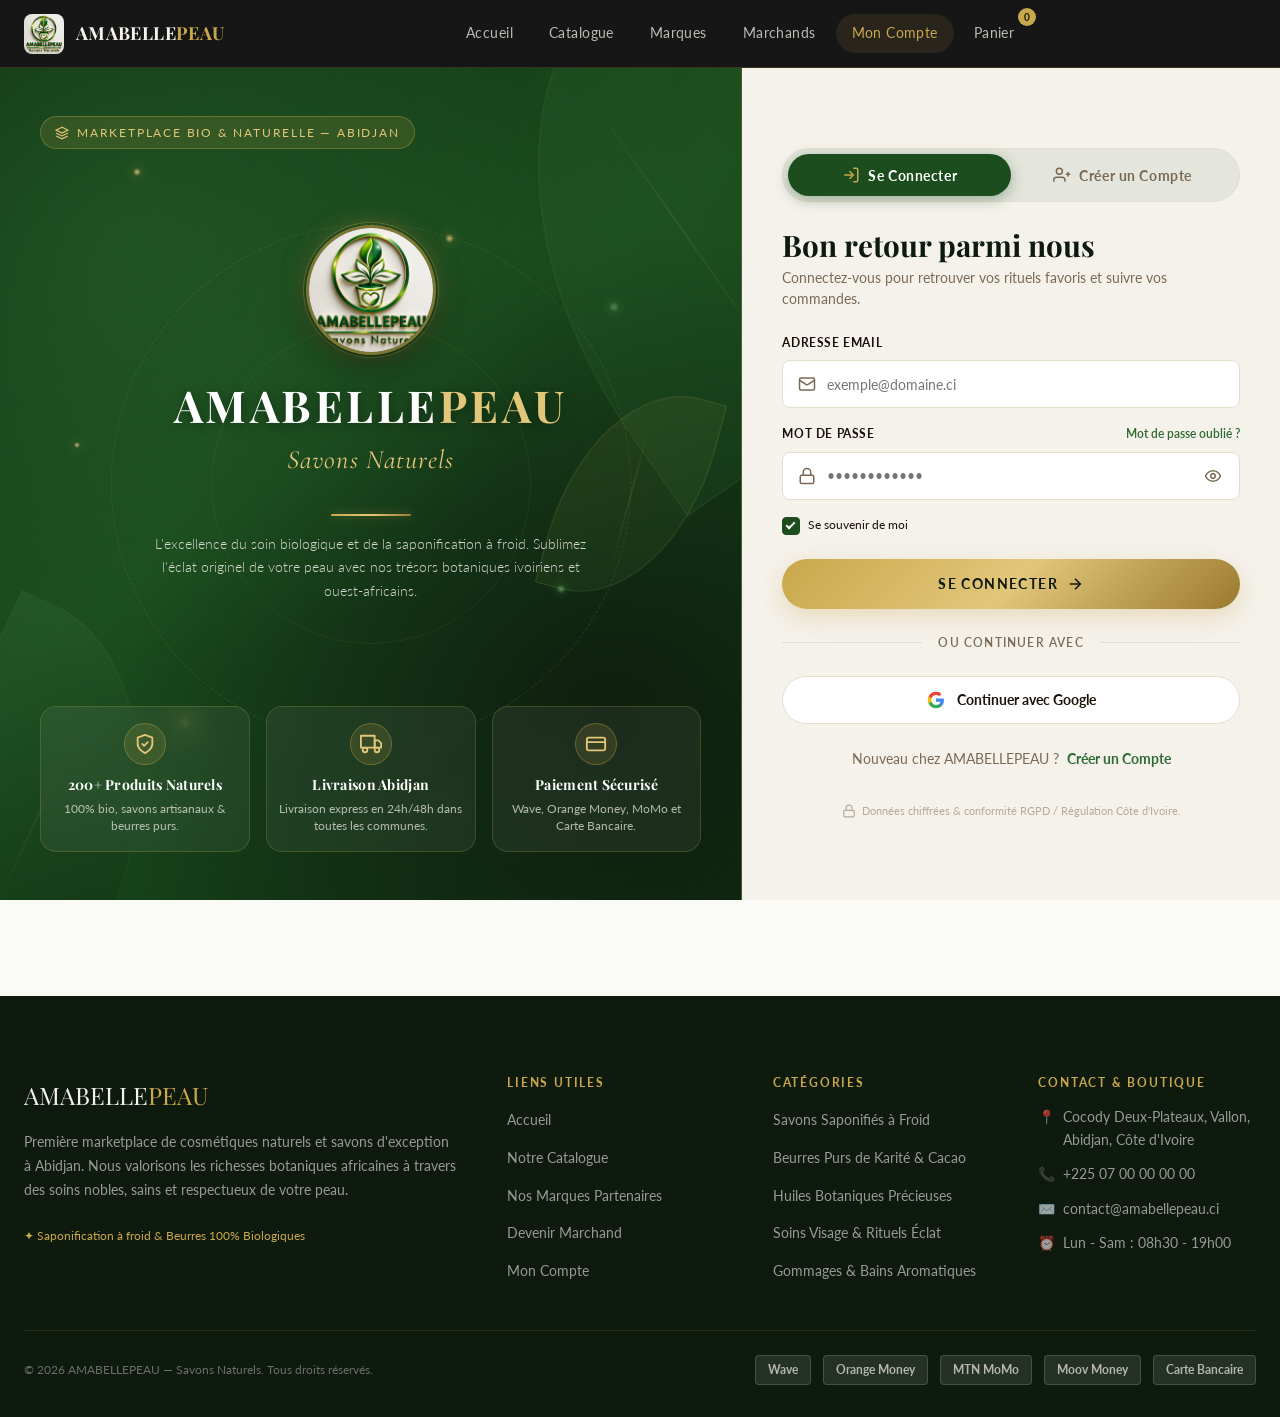
<file: auth.html>
﻿<!DOCTYPE html>
<html lang="fr">
<head>
  <meta charset="UTF-8">
  <meta name="viewport" content="width=device-width, initial-scale=1.0">
  <title>Connexion & Inscription | AMABELLEPEAU - Savons Naturels & Cosmétiques d'Exception</title>
  <meta name="description" content="Accédez à votre compte AMABELLEPEAU ou inscrivez-vous pour découvrir notre collection exclusive de savons naturels et cosmétiques artisanaux à Abidjan, Côte d'Ivoire.">
  <meta name="theme-color" content="#1B4D1E">
  <link rel="icon" type="image/png" href="assets/icons/brand-logo.png">

  <!-- Google Fonts Preconnect -->
  <link rel="preconnect" href="https://fonts.googleapis.com">
  <link rel="preconnect" href="https://fonts.gstatic.com" crossorigin>
  <link href="https://fonts.googleapis.com/css2?family=Cormorant+Garamond:ital,wght@0,400;0,600;1,400;1,600&family=Lato:ital,wght@0,300;0,400;0,700;1,400&family=Playfair+Display:ital,wght@0,400;0,500;0,600;0,700;1,400;1,600&display=swap" rel="stylesheet">

  <!-- Main Design System CSS -->
  <link rel="stylesheet" href="css/main.css">

  <style>
    /* =====================================================
       AMABELLEPEAU — Auth Page Dedicated Styles
       Split-Screen Luxury Natural Skincare Aesthetics
       ===================================================== */

    :root {
      --auth-left-width: 58%;
      --auth-right-width: 42%;
    }

    body {
      background-color: var(--color-bg);
      display: flex;
      flex-direction: column;
      min-height: 100vh;
    }

    /* Main Auth Container */
    .auth-main-section {
      flex: 1;
      display: flex;
      align-items: stretch;
      padding: 0;
      position: relative;
      background: var(--color-cream);
    }

    .auth-split-wrapper {
      width: 100%;
      min-height: calc(100vh - var(--nav-height));
      display: flex;
      position: relative;
      overflow: hidden;
    }

    /* ─────────────────────────────────────────────────────
       LEFT PANEL: Deep Forest Green (#1B4D1E) (60% width)
       ───────────────────────────────────────────────────── */
    .auth-left-panel {
      flex: 0 0 var(--auth-left-width);
      width: var(--auth-left-width);
      background: radial-gradient(circle at 18% 22%, rgba(45, 107, 50, 0.45) 0%, transparent 48%),
                  radial-gradient(circle at 82% 78%, rgba(13, 26, 13, 0.85) 0%, transparent 55%),
                  linear-gradient(145deg, #123514 0%, #1B4D1E 45%, #0F2E11 100%);
      color: var(--color-cream);
      position: relative;
      display: flex;
      flex-direction: column;
      justify-content: space-between;
      padding: var(--space-12) var(--space-10);
      overflow: hidden;
      border-right: 1px solid rgba(201, 168, 76, 0.25);
    }

    /* Subtle Animated Particles */
    .particles-container {
      position: absolute;
      inset: 0;
      pointer-events: none;
      z-index: 1;
      overflow: hidden;
    }

    .particle {
      position: absolute;
      border-radius: 50%;
      pointer-events: none;
      animation: floatParticle 14s infinite ease-in-out;
    }

    .particle-gold {
      background: radial-gradient(circle, rgba(226, 198, 122, 0.85) 0%, rgba(201, 168, 76, 0.1) 70%);
      box-shadow: 0 0 12px rgba(201, 168, 76, 0.4);
    }

    .particle-green {
      background: radial-gradient(circle, rgba(106, 171, 112, 0.75) 0%, rgba(45, 107, 50, 0.1) 70%);
      box-shadow: 0 0 10px rgba(106, 171, 112, 0.3);
    }

    @keyframes floatParticle {
      0%, 100% {
        transform: translateY(0) translateX(0) scale(1);
        opacity: 0.35;
      }
      33% {
        transform: translateY(-35px) translateX(20px) scale(1.15);
        opacity: 0.75;
      }
      66% {
        transform: translateY(-60px) translateX(-15px) scale(0.9);
        opacity: 0.5;
      }
    }

    /* Botanical CSS Shapes Illustration */
    .botanical-art-layer {
      position: absolute;
      inset: 0;
      pointer-events: none;
      z-index: 1;
      opacity: 0.7;
    }

    /* Decorative Botanical Leaf Shapes */
    .leaf-shape {
      position: absolute;
      border-radius: 80% 0 80% 0;
      filter: blur(0.5px);
      transition: transform 0.6s ease;
    }

    .leaf-1 {
      width: 320px;
      height: 480px;
      top: -80px;
      right: -100px;
      background: linear-gradient(135deg, rgba(74, 140, 80, 0.18) 0%, rgba(27, 77, 30, 0.45) 100%);
      border: 1px solid rgba(201, 168, 76, 0.15);
      transform: rotate(-35deg);
      animation: gentleSway 18s ease-in-out infinite alternate;
    }

    .leaf-2 {
      width: 220px;
      height: 340px;
      bottom: -60px;
      left: -60px;
      border-radius: 0 85% 0 85%;
      background: linear-gradient(145deg, rgba(106, 171, 112, 0.15) 0%, rgba(15, 46, 17, 0.65) 100%);
      border: 1px solid rgba(201, 168, 76, 0.12);
      transform: rotate(25deg);
      animation: gentleSway 15s ease-in-out infinite alternate-reverse;
    }

    .leaf-3 {
      width: 140px;
      height: 220px;
      top: 38%;
      right: 40px;
      background: linear-gradient(135deg, rgba(201, 168, 76, 0.12) 0%, rgba(45, 107, 50, 0.25) 100%);
      border: 1px solid rgba(226, 198, 122, 0.2);
      transform: rotate(15deg);
    }

    .leaf-vein {
      position: absolute;
      top: 15%;
      left: 50%;
      width: 1px;
      height: 70%;
      background: linear-gradient(to bottom, transparent, rgba(201, 168, 76, 0.35), transparent);
      transform: translateX(-50%);
    }

    .botanical-ring {
      position: absolute;
      border-radius: 50%;
      border: 1px dashed rgba(201, 168, 76, 0.22);
      animation: spinSlow 90s linear infinite;
    }

    .ring-lg {
      width: 520px;
      height: 520px;
      top: 50%;
      left: 50%;
      transform: translate(-50%, -50%);
    }

    .ring-sm {
      width: 320px;
      height: 320px;
      top: 50%;
      left: 50%;
      transform: translate(-50%, -50%);
      border: 1px solid rgba(201, 168, 76, 0.12);
    }

    @keyframes gentleSway {
      0% { transform: rotate(-35deg) scale(1); }
      100% { transform: rotate(-28deg) scale(1.04); }
    }

    @keyframes spinSlow {
      to { transform: translate(-50%, -50%) rotate(360deg); }
    }

    /* Left Panel Content */
    .left-panel-content {
      position: relative;
      z-index: 2;
      display: flex;
      flex-direction: column;
      height: 100%;
      justify-content: space-between;
      gap: var(--space-8);
    }

    .left-header-badge {
      display: inline-flex;
      align-items: center;
      gap: var(--space-2);
      padding: 6px 14px;
      background: rgba(201, 168, 76, 0.15);
      border: 1px solid rgba(201, 168, 76, 0.35);
      border-radius: var(--radius-full);
      font-size: var(--text-xs);
      letter-spacing: 0.15em;
      text-transform: uppercase;
      color: var(--color-gold-light);
      align-self: flex-start;
      backdrop-filter: blur(8px);
    }

    .left-brand-showcase {
      display: flex;
      flex-direction: column;
      align-items: center;
      text-align: center;
      margin: auto 0;
      padding: var(--space-4) 0;
    }

    .logo-container-large {
      position: relative;
      width: 130px;
      height: 130px;
      margin-bottom: var(--space-6);
      display: flex;
      align-items: center;
      justify-content: center;
    }

    .logo-glow-ring {
      position: absolute;
      inset: -12px;
      border-radius: 50%;
      background: radial-gradient(circle, rgba(201, 168, 76, 0.28) 0%, rgba(27, 77, 30, 0) 70%);
      animation: pulseGlow 4s ease-in-out infinite alternate;
    }

    .logo-aura-border {
      position: absolute;
      inset: -3px;
      border-radius: 50%;
      border: 1.5px solid rgba(201, 168, 76, 0.45);
      box-shadow: 0 0 25px rgba(201, 168, 76, 0.25);
    }

    .logo-large-img {
      width: 100%;
      height: 100%;
      border-radius: 50%;
      object-fit: cover;
      position: relative;
      z-index: 2;
      background: var(--color-green-deep);
      border: 3px solid rgba(201, 168, 76, 0.6);
      box-shadow: 0 10px 30px rgba(0, 0, 0, 0.45);
    }

    @keyframes pulseGlow {
      0% { transform: scale(0.96); opacity: 0.6; }
      100% { transform: scale(1.12); opacity: 1; }
    }

    .brand-title-main {
      font-family: var(--font-display);
      font-size: 2.75rem;
      font-weight: 700;
      color: #FFFFFF;
      letter-spacing: 0.08em;
      margin-bottom: var(--space-2);
      text-shadow: 0 2px 12px rgba(0, 0, 0, 0.4);
    }

    .brand-title-main span {
      color: var(--color-gold-light);
    }

    .brand-tagline-luxury {
      font-family: var(--font-accent);
      font-style: italic;
      font-size: 1.65rem;
      color: var(--color-gold-light);
      margin-bottom: var(--space-4);
      letter-spacing: 0.04em;
    }

    .brand-manifesto-text {
      max-width: 460px;
      font-size: var(--text-sm);
      line-height: 1.7;
      color: rgba(245, 242, 236, 0.85);
      font-weight: 300;
      margin: 0 auto;
    }

    .brand-gold-separator {
      width: 80px;
      height: 2px;
      background: var(--gradient-gold);
      margin: var(--space-4) auto;
      border-radius: var(--radius-full);
      box-shadow: 0 0 10px rgba(201, 168, 76, 0.5);
    }

    /* 3 Value Propositions */
    .value-props-container {
      display: grid;
      grid-template-columns: repeat(3, 1fr);
      gap: var(--space-4);
      margin-top: auto;
    }

    .value-prop-card {
      background: rgba(255, 255, 255, 0.06);
      backdrop-filter: blur(14px);
      -webkit-backdrop-filter: blur(14px);
      border: 1px solid rgba(201, 168, 76, 0.22);
      border-radius: var(--radius-lg);
      padding: var(--space-4) var(--space-3);
      text-align: center;
      transition: var(--transition-base);
      display: flex;
      flex-direction: column;
      align-items: center;
      gap: var(--space-2);
    }

    .value-prop-card:hover {
      background: rgba(255, 255, 255, 0.1);
      border-color: rgba(201, 168, 76, 0.5);
      transform: translateY(-3px);
      box-shadow: 0 8px 24px rgba(0, 0, 0, 0.25);
    }

    .value-prop-icon {
      width: 42px;
      height: 42px;
      border-radius: 50%;
      background: rgba(201, 168, 76, 0.15);
      border: 1px solid rgba(201, 168, 76, 0.35);
      display: flex;
      align-items: center;
      justify-content: center;
      color: var(--color-gold-light);
      margin-bottom: var(--space-1);
    }

    .value-prop-title {
      font-family: var(--font-display);
      font-size: var(--text-sm);
      font-weight: 700;
      color: #FFFFFF;
      letter-spacing: 0.02em;
    }

    .value-prop-desc {
      font-size: var(--text-xs);
      color: rgba(245, 242, 236, 0.7);
      line-height: 1.4;
    }

    /* ─────────────────────────────────────────────────────
       RIGHT PANEL: Cream White (#F5F2EC) (40% width)
       ───────────────────────────────────────────────────── */
    .auth-right-panel {
      flex: 0 0 var(--auth-right-width);
      width: var(--auth-right-width);
      background-color: var(--color-cream);
      display: flex;
      flex-direction: column;
      justify-content: center;
      padding: var(--space-12) var(--space-10);
      position: relative;
      overflow-y: auto;
    }

    .auth-card-inner {
      width: 100%;
      max-width: 480px;
      margin: 0 auto;
      display: flex;
      flex-direction: column;
      position: relative;
    }

    /* Mobile-only brand badge (visible when screen <= 992px) */
    .mobile-brand-banner {
      display: none;
      text-align: center;
      margin-bottom: var(--space-6);
      padding-bottom: var(--space-4);
      border-bottom: 1px solid var(--color-border);
    }

    .mobile-brand-logo {
      width: 72px;
      height: 72px;
      border-radius: 50%;
      margin: 0 auto var(--space-2);
      border: 2px solid var(--color-gold);
      box-shadow: var(--shadow-md);
    }

    .mobile-brand-name {
      font-family: var(--font-display);
      font-size: 1.6rem;
      font-weight: 700;
      color: var(--color-green-deep);
    }

    .mobile-brand-tagline {
      font-family: var(--font-accent);
      font-style: italic;
      color: var(--color-gold-dark);
      font-size: 1.1rem;
    }

    /* Tab Switcher: 'Se Connecter' | 'Créer un Compte' */
    .auth-tabs-wrapper {
      margin-bottom: var(--space-6);
    }

    .auth-tabs-container {
      display: grid;
      grid-template-columns: 1fr 1fr;
      background: rgba(27, 77, 30, 0.08);
      padding: 5px;
      border-radius: var(--radius-full);
      border: 1px solid var(--color-border);
      position: relative;
    }

    .auth-tab-btn {
      padding: var(--space-3) var(--space-4);
      border-radius: var(--radius-full);
      border: none;
      background: transparent;
      font-family: var(--font-body);
      font-size: var(--text-sm);
      font-weight: 700;
      letter-spacing: 0.04em;
      color: var(--color-text-muted);
      cursor: pointer;
      transition: all 0.3s cubic-bezier(0.4, 0, 0.2, 1);
      display: flex;
      align-items: center;
      justify-content: center;
      gap: var(--space-2);
      user-select: none;
    }

    .auth-tab-btn:hover {
      color: var(--color-green);
    }

    .auth-tab-btn.active {
      background: var(--color-green);
      color: #FFFFFF;
      box-shadow: 0 4px 14px rgba(27, 77, 30, 0.35);
    }

    .auth-tab-btn.active svg {
      stroke: var(--color-gold);
    }

    /* Forms Header & Subtitle */
    .auth-form-header {
      margin-bottom: var(--space-6);
      text-align: left;
    }

    .auth-form-title {
      font-family: var(--font-display);
      font-size: 1.85rem;
      font-weight: 700;
      color: var(--color-black);
      margin-bottom: var(--space-1);
      line-height: 1.25;
    }

    .auth-form-subtitle {
      font-size: var(--text-sm);
      color: var(--color-text-muted);
      line-height: 1.5;
    }

    /* Forms Transition Panels */
    .auth-forms-slider {
      position: relative;
      min-height: 480px;
    }

    .auth-form-panel {
      display: none;
      opacity: 0;
      transform: translateY(12px);
      transition: opacity 0.35s ease, transform 0.35s ease;
    }

    .auth-form-panel.active {
      display: block;
      opacity: 1;
      transform: translateY(0);
      animation: fadeInAuth 0.35s cubic-bezier(0.34, 1.56, 0.64, 1);
    }

    @keyframes fadeInAuth {
      from {
        opacity: 0;
        transform: translateY(16px);
      }
      to {
        opacity: 1;
        transform: translateY(0);
      }
    }

    /* Form Elements & Inputs */
    .auth-input-group {
      margin-bottom: var(--space-4);
      position: relative;
    }

    .auth-input-label {
      display: flex;
      justify-content: space-between;
      align-items: center;
      font-size: var(--text-xs);
      font-weight: 700;
      letter-spacing: 0.05em;
      text-transform: uppercase;
      color: var(--color-text);
      margin-bottom: var(--space-2);
    }

    .auth-input-label .forgot-link {
      font-size: var(--text-xs);
      font-weight: 600;
      color: var(--color-green-mid);
      text-transform: none;
      letter-spacing: normal;
      transition: var(--transition-fast);
      cursor: pointer;
    }

    .auth-input-label .forgot-link:hover {
      color: var(--color-gold-dark);
      text-decoration: underline;
    }

    .auth-input-wrapper {
      position: relative;
      display: flex;
      align-items: center;
    }

    .auth-input-icon {
      position: absolute;
      left: var(--space-4);
      width: 18px;
      height: 18px;
      color: var(--color-text-muted);
      pointer-events: none;
      transition: var(--transition-fast);
    }

    .auth-input {
      width: 100%;
      height: 48px;
      padding: var(--space-2) var(--space-4) var(--space-2) 44px;
      border: 1.5px solid var(--color-border);
      border-radius: var(--radius-md);
      background: #FFFFFF;
      color: var(--color-text);
      font-size: var(--text-sm);
      transition: all 0.25s ease;
      outline: none;
    }

    .auth-input:focus {
      border-color: var(--color-green);
      box-shadow: 0 0 0 3px rgba(27, 77, 30, 0.12);
      background: #FFFFFF;
    }

    .auth-input:focus + .auth-input-icon,
    .auth-input-wrapper:focus-within .auth-input-icon {
      color: var(--color-green);
    }

    .auth-input.has-error {
      border-color: var(--color-error) !important;
      background-color: #FFF9F9;
    }

    .auth-input.is-valid {
      border-color: var(--color-success);
    }

    .auth-input-toggle-pwd {
      position: absolute;
      right: var(--space-3);
      background: none;
      border: none;
      color: var(--color-text-muted);
      cursor: pointer;
      padding: 6px;
      display: flex;
      align-items: center;
      justify-content: center;
      border-radius: var(--radius-full);
      transition: var(--transition-fast);
    }

    .auth-input-toggle-pwd:hover {
      color: var(--color-black);
      background: rgba(0, 0, 0, 0.04);
    }

    .auth-error-msg {
      font-size: 11px;
      color: var(--color-error);
      margin-top: 5px;
      display: none;
      align-items: center;
      gap: 4px;
      font-weight: 600;
    }

    .auth-error-msg.visible {
      display: flex;
    }

    /* Phone Input with +225 Prefix for Côte d'Ivoire */
    .phone-input-wrapper {
      position: relative;
      display: flex;
      align-items: center;
    }

    .phone-prefix-badge {
      display: flex;
      align-items: center;
      gap: 6px;
      position: absolute;
      left: 10px;
      height: 32px;
      padding: 0 8px;
      background: var(--color-cream-dark);
      border: 1px solid var(--color-border);
      border-radius: var(--radius-sm);
      font-size: var(--text-xs);
      font-weight: 700;
      color: var(--color-text);
      user-select: none;
      z-index: 2;
    }

    .flag-ci {
      width: 18px;
      height: 12px;
      border-radius: 2px;
      background: linear-gradient(to right, #F77F00 33.3%, #FFFFFF 33.3%, #FFFFFF 66.6%, #009E49 66.6%);
      box-shadow: 0 0 1px rgba(0,0,0,0.3);
      display: inline-block;
    }

    .phone-input {
      padding-left: 88px !important;
      letter-spacing: 0.05em;
    }

    /* 2 Columns Grid for Names */
    .input-grid-2 {
      display: grid;
      grid-template-columns: 1fr 1fr;
      gap: var(--space-3);
    }

    /* Password Strength Meter */
    .pwd-strength-container {
      margin-top: var(--space-2);
      margin-bottom: var(--space-3);
    }

    .pwd-strength-bars {
      display: flex;
      gap: 4px;
      height: 4px;
      margin-bottom: 6px;
    }

    .pwd-strength-bar {
      flex: 1;
      height: 100%;
      background: var(--color-border);
      border-radius: var(--radius-full);
      transition: background 0.3s ease;
    }

    .pwd-strength-text {
      font-size: 11px;
      color: var(--color-text-muted);
      display: flex;
      justify-content: space-between;
    }

    .pwd-strength-label {
      font-weight: 700;
    }

    /* Checkbox & Options */
    .auth-options-row {
      display: flex;
      align-items: center;
      justify-content: space-between;
      margin-bottom: var(--space-6);
      font-size: var(--text-sm);
    }

    .custom-checkbox-label {
      display: inline-flex;
      align-items: flex-start;
      gap: var(--space-2);
      cursor: pointer;
      user-select: none;
      color: var(--color-text);
      font-size: var(--text-xs);
      line-height: 1.5;
    }

    .custom-checkbox-input {
      appearance: none;
      -webkit-appearance: none;
      width: 18px;
      height: 18px;
      border: 1.5px solid var(--color-border);
      border-radius: var(--radius-sm);
      background: #FFFFFF;
      margin-top: 1px;
      cursor: pointer;
      position: relative;
      flex-shrink: 0;
      transition: var(--transition-fast);
    }

    .custom-checkbox-input:checked {
      background-color: var(--color-green);
      border-color: var(--color-green);
    }

    .custom-checkbox-input:checked::after {
      content: '';
      position: absolute;
      top: 2px;
      left: 5px;
      width: 5px;
      height: 9px;
      border: solid #FFFFFF;
      border-width: 0 2px 2px 0;
      transform: rotate(45deg);
    }

    .terms-link {
      color: var(--color-green-mid);
      text-decoration: underline;
      font-weight: 600;
    }

    .terms-link:hover {
      color: var(--color-gold-dark);
    }

    /* Gold Gradient Submit Button */
    .btn-auth-submit {
      width: 100%;
      height: 50px;
      background: var(--gradient-gold);
      color: var(--color-black);
      border: none;
      border-radius: var(--radius-full);
      font-family: var(--font-body);
      font-size: var(--text-sm);
      font-weight: 700;
      letter-spacing: 0.1em;
      text-transform: uppercase;
      box-shadow: 0 8px 24px rgba(201, 168, 76, 0.32);
      cursor: pointer;
      display: flex;
      align-items: center;
      justify-content: center;
      gap: var(--space-2);
      transition: all 0.3s cubic-bezier(0.4, 0, 0.2, 1);
      position: relative;
      overflow: hidden;
    }

    .btn-auth-submit:hover {
      transform: translateY(-2px);
      box-shadow: 0 12px 32px rgba(201, 168, 76, 0.45);
      background: linear-gradient(135deg, #D4B55F 0%, #EBD592 50%, #A88636 100%);
    }

    .btn-auth-submit:active {
      transform: scale(0.98);
    }

    .btn-auth-submit.is-loading span,
    .btn-auth-submit.is-loading svg {
      visibility: hidden;
      opacity: 0;
    }

    .btn-auth-submit.is-loading::after {
      content: '';
      position: absolute;
      width: 22px;
      height: 22px;
      border: 3px solid rgba(13, 26, 13, 0.2);
      border-top-color: var(--color-black);
      border-radius: 50%;
      animation: spin 0.75s linear infinite;
    }

    /* Divider 'ou' */
    .auth-or-divider {
      display: flex;
      align-items: center;
      margin: var(--space-6) 0;
      color: var(--color-text-muted);
      font-size: var(--text-xs);
      text-transform: uppercase;
      letter-spacing: 0.1em;
    }

    .auth-or-divider::before,
    .auth-or-divider::after {
      content: '';
      flex: 1;
      height: 1px;
      background: var(--color-border);
    }

    .auth-or-divider span {
      padding: 0 var(--space-4);
      color: var(--color-text-muted);
      font-weight: 600;
    }

    /* Google Button */
    .btn-auth-google {
      width: 100%;
      height: 48px;
      background: #FFFFFF;
      border: 1.5px solid var(--color-border);
      border-radius: var(--radius-full);
      color: var(--color-text);
      font-size: var(--text-sm);
      font-weight: 700;
      cursor: pointer;
      display: flex;
      align-items: center;
      justify-content: center;
      gap: var(--space-3);
      transition: var(--transition-base);
    }

    .btn-auth-google:hover {
      background: #FDFBF7;
      border-color: var(--color-gold);
      box-shadow: 0 4px 12px rgba(0, 0, 0, 0.06);
      transform: translateY(-1px);
    }

    .google-icon-svg {
      width: 18px;
      height: 18px;
    }

    /* Switch Tabs Footer */
    .auth-switch-prompt {
      text-align: center;
      margin-top: var(--space-6);
      font-size: var(--text-sm);
      color: var(--color-text-muted);
    }

    .auth-switch-link {
      color: var(--color-green-mid);
      font-weight: 700;
      cursor: pointer;
      transition: var(--transition-fast);
      margin-left: 4px;
    }

    .auth-switch-link:hover {
      color: var(--color-gold-dark);
      text-decoration: underline;
    }

    /* Trust & Security Badge */
    .auth-security-notice {
      display: flex;
      align-items: center;
      justify-content: center;
      gap: 6px;
      margin-top: var(--space-8);
      font-size: 11px;
      color: var(--color-text-light);
      text-align: center;
    }

    /* ─────────────────────────────────────────────────────
       Modal: Mot de passe oublié
       ───────────────────────────────────────────────────── */
    .modal-reset-card {
      max-width: 440px;
    }

    .modal-title-custom {
      font-family: var(--font-display);
      font-size: var(--text-2xl);
      color: var(--color-black);
    }

    /* ─────────────────────────────────────────────────────
       RESPONSIVE BREAKPOINTS
       Mobile: Stack vertically, show only form panel with logo on top
       ───────────────────────────────────────────────────── */
    @media (max-width: 992px) {
      .auth-split-wrapper {
        flex-direction: column;
        min-height: auto;
      }

      /* Hide the heavy desktop illustration panel on mobile */
      .auth-left-panel {
        display: none !important;
      }

      /* Right panel takes full width */
      .auth-right-panel {
        flex: 0 0 100%;
        width: 100%;
        padding: var(--space-8) var(--space-4);
      }

      /* Show mobile brand banner on top of the form */
      .mobile-brand-banner {
        display: block;
      }

      .auth-card-inner {
        max-width: 460px;
      }
    }

    @media (max-width: 480px) {
      .input-grid-2 {
        grid-template-columns: 1fr;
      }

      .auth-right-panel {
        padding: var(--space-6) var(--space-4);
      }

      .auth-form-title {
        font-size: 1.6rem;
      }
    }
  </style>
</head>
<body>

  <!-- =====================================================
       HEADER / NAVBAR
       ===================================================== -->
  <nav class="navbar" role="navigation" aria-label="Navigation principale">
    <div class="container">
      <!-- Brand Logo -->
      <a href="index.html" class="navbar-brand" title="AMABELLEPEAU - Accueil">
        <img src="assets/icons/brand-logo.png" alt="Logo AMABELLEPEAU" class="navbar-logo">
        <span class="navbar-brand-text">AMABELLE<span>PEAU</span></span>
      </a>

      <!-- Desktop Nav Links (French) -->
      <div class="navbar-nav">
        <a href="index.html" class="navbar-link">Accueil</a>
        <a href="catalogue.html" class="navbar-link">Catalogue</a>
        <a href="marques.html" class="navbar-link">Marques</a>
        <a href="marchands.html" class="navbar-link">Marchands</a>
        <a href="auth.html" class="navbar-link active" aria-current="page">Mon Compte</a>
        <a href="panier.html" class="navbar-link cart-badge" title="Panier">
          Panier
          <span class="cart-badge-count" id="cartBadgeCount">0</span>
        </a>
      </div>

      <!-- Actions & Mobile Menu Toggle -->
      <div class="navbar-actions">
        <a href="catalogue.html" class="btn btn-outline btn-sm" style="display: none; @media(min-width: 768px){display: inline-flex;}">
          Explorer la boutique
        </a>

        <!-- Hamburger Button for Mobile -->
        <button class="mobile-menu-toggle" id="mobileMenuBtn" aria-label="Ouvrir le menu de navigation" aria-expanded="false">
          <span></span>
          <span></span>
          <span></span>
        </button>
      </div>
    </div>
  </nav>

  <!-- Mobile Drawer Menu -->
  <div class="mobile-nav" id="mobileNav" aria-hidden="true">
    <div style="display: flex; justify-content: space-between; align-items: center; margin-bottom: var(--space-8);">
      <a href="index.html" class="navbar-brand">
        <img src="assets/icons/brand-logo.png" alt="AMABELLEPEAU Logo" class="navbar-logo">
        <span class="navbar-brand-text">AMABELLE<span>PEAU</span></span>
      </a>
      <button id="closeMobileNavBtn" style="background:none; border:none; color:var(--color-cream); font-size: 28px; cursor: pointer;">&times;</button>
    </div>
    <div style="display: flex; flex-direction: column; gap: var(--space-4);">
      <a href="index.html" class="navbar-link" style="font-size: var(--text-lg);">Accueil</a>
      <a href="catalogue.html" class="navbar-link" style="font-size: var(--text-lg);">Catalogue</a>
      <a href="marques.html" class="navbar-link" style="font-size: var(--text-lg);">Marques</a>
      <a href="marchands.html" class="navbar-link" style="font-size: var(--text-lg);">Marchands</a>
      <a href="auth.html" class="navbar-link active" style="font-size: var(--text-lg); color: var(--color-gold);">Mon Compte</a>
      <a href="panier.html" class="navbar-link" style="font-size: var(--text-lg);">Panier</a>
    </div>
    <div style="margin-top: auto; padding-top: var(--space-8); border-top: 1px solid rgba(201,168,76,0.2);">
      <p style="font-size: var(--text-xs); color: rgba(245,240,232,0.5);">AMABELLEPEAU — Savons Naturels & Cosmétiques d'Exception</p>
      <p style="font-size: var(--text-xs); color: var(--color-gold); margin-top: 4px;">Abidjan, Côte d'Ivoire</p>
    </div>
  </div>

  <!-- =====================================================
       SPLIT-SCREEN AUTHENTICATION SECTION
       ===================================================== -->
  <main class="auth-main-section">
    <div class="auth-split-wrapper">

      <!-- ──────────────────────────────────────────────────
           LEFT PANEL: 60% Forest Green Desktop Showcase
           ────────────────────────────────────────────────── -->
      <section class="auth-left-panel" aria-label="Présentation AMABELLEPEAU">
        <!-- Floating Animated Particle Dots -->
        <div class="particles-container" aria-hidden="true">
          <div class="particle particle-gold" style="width: 8px; height: 8px; top: 12%; left: 18%; animation-delay: 0s;"></div>
          <div class="particle particle-green" style="width: 12px; height: 12px; top: 28%; left: 82%; animation-delay: 2.5s;"></div>
          <div class="particle particle-gold" style="width: 6px; height: 6px; top: 45%; left: 10%; animation-delay: 4.8s;"></div>
          <div class="particle particle-green" style="width: 10px; height: 10px; top: 62%; left: 75%; animation-delay: 1.2s;"></div>
          <div class="particle particle-gold" style="width: 14px; height: 14px; top: 78%; left: 24%; animation-delay: 6s;"></div>
          <div class="particle particle-green" style="width: 7px; height: 7px; top: 88%; left: 60%; animation-delay: 3.2s;"></div>
          <div class="particle particle-gold" style="width: 9px; height: 9px; top: 20%; left: 60%; animation-delay: 5s;"></div>
        </div>

        <!-- Botanical Illustration Layer (Pure CSS Shapes) -->
        <div class="botanical-art-layer" aria-hidden="true">
          <div class="leaf-shape leaf-1">
            <div class="leaf-vein"></div>
          </div>
          <div class="leaf-shape leaf-2">
            <div class="leaf-vein"></div>
          </div>
          <div class="leaf-shape leaf-3">
            <div class="leaf-vein"></div>
          </div>
          <div class="botanical-ring ring-lg"></div>
          <div class="botanical-ring ring-sm"></div>
        </div>

        <!-- Left Panel Content Hierarchy -->
        <div class="left-panel-content">
          <!-- Top Tag -->
          <div class="left-header-badge">
            <svg width="14" height="14" viewBox="0 0 24 24" fill="none" stroke="currentColor" stroke-width="2">
              <path d="M12 2L2 7l10 5 10-5-10-5zM2 17l10 5 10-5M2 12l10 5 10-5"/>
            </svg>
            Marketplace Bio & Naturelle — Abidjan
          </div>

          <!-- Centered Hero Showcase -->
          <div class="left-brand-showcase">
            <div class="logo-container-large">
              <div class="logo-glow-ring"></div>
              <div class="logo-aura-border"></div>
              <img src="assets/icons/brand-logo.png" alt="AMABELLEPEAU - Emblème Naturel" class="logo-large-img">
            </div>

            <h1 class="brand-title-main">AMABELLE<span>PEAU</span></h1>
            <p class="brand-tagline-luxury">Savons Naturels</p>
            <div class="brand-gold-separator"></div>
            <p class="brand-manifesto-text">
              L'excellence du soin biologique et de la saponification à froid. Sublimez l'éclat originel de votre peau avec nos trésors botaniques ivoiriens et ouest-africains.
            </p>
          </div>

          <!-- 3 Value Propositions Cards -->
          <div class="value-props-container">
            <!-- Prop 1 -->
            <div class="value-prop-card">
              <div class="value-prop-icon">
                <svg width="22" height="22" viewBox="0 0 24 24" fill="none" stroke="currentColor" stroke-width="2" stroke-linecap="round" stroke-linejoin="round">
                  <path d="M12 22s8-4 8-10V5l-8-3-8 3v7c0 6 8 10 8 10z"/>
                  <path d="m9 12 2 2 4-4"/>
                </svg>
              </div>
              <h3 class="value-prop-title">200+ Produits Naturels</h3>
              <p class="value-prop-desc">100% bio, savons artisanaux & beurres purs.</p>
            </div>

            <!-- Prop 2 -->
            <div class="value-prop-card">
              <div class="value-prop-icon">
                <svg width="22" height="22" viewBox="0 0 24 24" fill="none" stroke="currentColor" stroke-width="2" stroke-linecap="round" stroke-linejoin="round">
                  <rect x="1" y="3" width="15" height="13"/>
                  <polygon points="16 8 20 8 23 11 23 16 16 16 16 8"/>
                  <circle cx="5.5" cy="18.5" r="2.5"/>
                  <circle cx="18.5" cy="18.5" r="2.5"/>
                </svg>
              </div>
              <h3 class="value-prop-title">Livraison Abidjan</h3>
              <p class="value-prop-desc">Livraison express en 24h/48h dans toutes les communes.</p>
            </div>

            <!-- Prop 3 -->
            <div class="value-prop-card">
              <div class="value-prop-icon">
                <svg width="22" height="22" viewBox="0 0 24 24" fill="none" stroke="currentColor" stroke-width="2" stroke-linecap="round" stroke-linejoin="round">
                  <rect x="2" y="5" width="20" height="14" rx="2"/>
                  <line x1="2" y1="10" x2="22" y2="10"/>
                </svg>
              </div>
              <h3 class="value-prop-title">Paiement Sécurisé</h3>
              <p class="value-prop-desc">Wave, Orange Money, MoMo et Carte Bancaire.</p>
            </div>
          </div>
        </div>
      </section>

      <!-- ──────────────────────────────────────────────────
           RIGHT PANEL: 40% Cream White Auth Form
           ────────────────────────────────────────────────── -->
      <section class="auth-right-panel" aria-label="Espace authentification">
        <div class="auth-card-inner">

          <!-- Mobile Only Header (Logo on Top when stacked) -->
          <div class="mobile-brand-banner">
            <img src="assets/icons/brand-logo.png" alt="AMABELLEPEAU" class="mobile-brand-logo">
            <h2 class="mobile-brand-name">AMABELLEPEAU</h2>
            <p class="mobile-brand-tagline">Savons Naturels</p>
          </div>

          <!-- Tab Switcher: 'Se Connecter' | 'Créer un Compte' -->
          <div class="auth-tabs-wrapper">
            <div class="auth-tabs-container" role="tablist" aria-label="Choix du formulaire">
              <button class="auth-tab-btn active" id="tabBtnLogin" role="tab" aria-selected="true" aria-controls="panelLogin" data-target="login">
                <svg width="18" height="18" viewBox="0 0 24 24" fill="none" stroke="currentColor" stroke-width="2">
                  <path d="M15 3h4a2 2 0 0 1 2 2v14a2 2 0 0 1-2 2h-4"/>
                  <polyline points="10 17 15 12 10 7"/>
                  <line x1="15" y1="12" x2="3" y2="12"/>
                </svg>
                Se Connecter
              </button>
              <button class="auth-tab-btn" id="tabBtnSignup" role="tab" aria-selected="false" aria-controls="panelSignup" data-target="signup">
                <svg width="18" height="18" viewBox="0 0 24 24" fill="none" stroke="currentColor" stroke-width="2">
                  <path d="M16 21v-2a4 4 0 0 0-4-4H5a4 4 0 0 0-4 4v2"/>
                  <circle cx="8.5" cy="7" r="4"/>
                  <line x1="20" y1="8" x2="20" y2="14"/>
                  <line x1="23" y1="11" x2="17" y2="11"/>
                </svg>
                Créer un Compte
              </button>
            </div>
          </div>

          <!-- Forms Container with Animated Transition -->
          <div class="auth-forms-slider">

            <!-- ==============================================
                 1. FORMULAIRE DE CONNEXION (LOGIN)
                 ============================================== -->
            <div class="auth-form-panel active" id="panelLogin" role="tabpanel" aria-labelledby="tabBtnLogin">
              <div class="auth-form-header">
                <h2 class="auth-form-title">Bon retour parmi nous</h2>
                <p class="auth-form-subtitle">Connectez-vous pour retrouver vos rituels favoris et suivre vos commandes.</p>
              </div>

              <form id="formLogin" novalidate>
                <!-- Email Input -->
                <div class="auth-input-group">
                  <label for="loginEmail" class="auth-input-label">Adresse Email</label>
                  <div class="auth-input-wrapper">
                    <input type="email" id="loginEmail" name="email" class="auth-input" placeholder="exemple@domaine.ci" autocomplete="email" required>
                    <svg class="auth-input-icon" viewBox="0 0 24 24" fill="none" stroke="currentColor" stroke-width="2">
                      <rect width="20" height="16" x="2" y="4" rx="2"/>
                      <path d="m22 7-8.97 5.7a1.94 1.94 0 0 1-2.06 0L2 7"/>
                    </svg>
                  </div>
                  <div class="auth-error-msg" id="loginEmailError">Veuillez renseigner une adresse email valide.</div>
                </div>

                <!-- Password Input with Toggle -->
                <div class="auth-input-group">
                  <div class="auth-input-label">
                    <label for="loginPassword">Mot de passe</label>
                    <a href="javascript:void(0)" class="forgot-link" id="openForgotModalBtn">Mot de passe oublié ?</a>
                  </div>
                  <div class="auth-input-wrapper">
                    <input type="password" id="loginPassword" name="password" class="auth-input" placeholder="••••••••••••" autocomplete="current-password" required>
                    <svg class="auth-input-icon" viewBox="0 0 24 24" fill="none" stroke="currentColor" stroke-width="2">
                      <rect width="18" height="11" x="3" y="11" rx="2" ry="2"/>
                      <path d="M7 11V7a5 5 0 0 1 10 0v4"/>
                    </svg>
                    <button type="button" class="auth-input-toggle-pwd" data-target="loginPassword" aria-label="Afficher ou masquer le mot de passe">
                      <svg class="eye-open" width="18" height="18" viewBox="0 0 24 24" fill="none" stroke="currentColor" stroke-width="2">
                        <path d="M2 12s3-7 10-7 10 7 10 7-3 7-10 7-10-7-10-7Z"/>
                        <circle cx="12" cy="12" r="3"/>
                      </svg>
                      <svg class="eye-closed" style="display: none;" width="18" height="18" viewBox="0 0 24 24" fill="none" stroke="currentColor" stroke-width="2">
                        <path d="m9.88 9.88a3 3 0 1 0 4.24 4.24"/>
                        <path d="M10.73 5.08A10.43 10.43 0 0 1 12 5c7 0 10 7 10 7a13.16 13.16 0 0 1-1.67 2.68"/>
                        <path d="M6.61 6.61A13.526 13.526 0 0 0 2 12s3 7 10 7a9.74 9.74 0 0 0 5.39-1.61"/>
                        <line x1="2" y1="2" x2="22" y2="22"/>
                      </svg>
                    </button>
                  </div>
                  <div class="auth-error-msg" id="loginPasswordError">Veuillez saisir votre mot de passe (min. 6 caractères).</div>
                </div>

                <!-- Remember Me Checkbox -->
                <div class="auth-options-row">
                  <label class="custom-checkbox-label">
                    <input type="checkbox" id="rememberMe" name="remember" class="custom-checkbox-input" checked>
                    <span>Se souvenir de moi</span>
                  </label>
                </div>

                <!-- Gold Gradient Submit Button -->
                <button type="submit" class="btn-auth-submit" id="loginSubmitBtn">
                  <span>Se Connecter</span>
                  <svg width="18" height="18" viewBox="0 0 24 24" fill="none" stroke="currentColor" stroke-width="2">
                    <line x1="5" y1="12" x2="19" y2="12"/>
                    <polyline points="12 5 19 12 12 19"/>
                  </svg>
                </button>

                <!-- Divider 'ou' -->
                <div class="auth-or-divider">
                  <span>ou continuer avec</span>
                </div>

                <!-- Google Auth Button (Placeholder) -->
                <button type="button" class="btn-auth-google" id="googleLoginBtn">
                  <svg class="google-icon-svg" viewBox="0 0 24 24">
                    <path fill="#4285F4" d="M22.56 12.25c0-.78-.07-1.53-.2-2.25H12v4.26h5.92c-.26 1.37-1.04 2.53-2.21 3.31v2.77h3.57c2.08-1.92 3.28-4.74 3.28-8.09z"/>
                    <path fill="#34A853" d="M12 23c2.97 0 5.46-.98 7.28-2.66l-3.57-2.77c-.98.66-2.23 1.06-3.71 1.06-2.86 0-5.29-1.93-6.16-4.53H2.18v2.84C3.99 20.53 7.7 23 12 23z"/>
                    <path fill="#FBBC05" d="M5.84 14.09c-.22-.66-.35-1.36-.35-2.09s.13-1.43.35-2.09V7.06H2.18C1.43 8.55 1 10.22 1 12s.43 3.45 1.18 4.94l2.85-2.22.81-.63z"/>
                    <path fill="#EA4335" d="M12 5.38c1.62 0 3.06.56 4.21 1.64l3.15-3.15C17.45 2.09 14.97 1 12 1 7.7 1 3.99 3.47 2.18 7.06l3.66 2.84c.87-2.6 3.3-4.52 6.16-4.52z"/>
                  </svg>
                  Continuer avec Google
                </button>

                <!-- Switch to Signup Link -->
                <div class="auth-switch-prompt">
                  Nouveau chez AMABELLEPEAU ?
                  <a href="#signup" class="auth-switch-link" data-switch="signup">Créer un Compte</a>
                </div>
              </form>
            </div>

            <!-- ==============================================
                 2. FORMULAIRE D'INSCRIPTION (SIGNUP)
                 ============================================== -->
            <div class="auth-form-panel" id="panelSignup" role="tabpanel" aria-labelledby="tabBtnSignup">
              <div class="auth-form-header">
                <h2 class="auth-form-title">Créer votre compte</h2>
                <p class="auth-form-subtitle">Rejoignez notre cercle exclusif et profitez de remises privilèges à Abidjan.</p>
              </div>

              <form id="formSignup" novalidate>
                <!-- Prénom & Nom (2 Colonnes) -->
                <div class="input-grid-2">
                  <div class="auth-input-group">
                    <label for="signupFirstName" class="auth-input-label">Prénom</label>
                    <div class="auth-input-wrapper">
                      <input type="text" id="signupFirstName" name="firstName" class="auth-input" placeholder="Ex: Aminata" required>
                      <svg class="auth-input-icon" viewBox="0 0 24 24" fill="none" stroke="currentColor" stroke-width="2">
                        <path d="M19 21v-2a4 4 0 0 0-4-4H9a4 4 0 0 0-4 4v2"/>
                        <circle cx="12" cy="7" r="4"/>
                      </svg>
                    </div>
                    <div class="auth-error-msg" id="signupFirstNameError">Prénom requis.</div>
                  </div>

                  <div class="auth-input-group">
                    <label for="signupLastName" class="auth-input-label">Nom</label>
                    <div class="auth-input-wrapper">
                      <input type="text" id="signupLastName" name="lastName" class="auth-input" placeholder="Ex: Koné" required>
                      <svg class="auth-input-icon" viewBox="0 0 24 24" fill="none" stroke="currentColor" stroke-width="2">
                        <path d="M19 21v-2a4 4 0 0 0-4-4H9a4 4 0 0 0-4 4v2"/>
                        <circle cx="12" cy="7" r="4"/>
                      </svg>
                    </div>
                    <div class="auth-error-msg" id="signupLastNameError">Nom requis.</div>
                  </div>
                </div>

                <!-- Email Input -->
                <div class="auth-input-group">
                  <label for="signupEmail" class="auth-input-label">Adresse Email</label>
                  <div class="auth-input-wrapper">
                    <input type="email" id="signupEmail" name="email" class="auth-input" placeholder="aminata.kone@domaine.ci" autocomplete="email" required>
                    <svg class="auth-input-icon" viewBox="0 0 24 24" fill="none" stroke="currentColor" stroke-width="2">
                      <rect width="20" height="16" x="2" y="4" rx="2"/>
                      <path d="m22 7-8.97 5.7a1.94 1.94 0 0 1-2.06 0L2 7"/>
                    </svg>
                  </div>
                  <div class="auth-error-msg" id="signupEmailError">Veuillez entrer une adresse email valide.</div>
                </div>

                <!-- Téléphone avec préfixe +225 pour Côte d'Ivoire -->
                <div class="auth-input-group">
                  <label for="signupPhone" class="auth-input-label">
                    <span>Téléphone (Côte d'Ivoire)</span>
                    <span style="font-weight: 400; text-transform: none; color: var(--color-text-muted); font-size: 11px;">Wave / Orange Money</span>
                  </label>
                  <div class="phone-input-wrapper">
                    <div class="phone-prefix-badge">
                      <span class="flag-ci" title="Côte d'Ivoire"></span>
                      <span>+225</span>
                    </div>
                    <input type="tel" id="signupPhone" name="phone" class="auth-input phone-input" placeholder="07 00 00 00 00" maxlength="14" required>
                  </div>
                  <div class="auth-error-msg" id="signupPhoneError">Numéro ivoirien invalide (10 chiffres requis, ex: 07 12 34 56 78).</div>
                </div>

                <!-- Mot de passe + Indicateur de force -->
                <div class="auth-input-group">
                  <label for="signupPassword" class="auth-input-label">Mot de passe</label>
                  <div class="auth-input-wrapper">
                    <input type="password" id="signupPassword" name="password" class="auth-input" placeholder="Min. 8 caractères" autocomplete="new-password" required>
                    <svg class="auth-input-icon" viewBox="0 0 24 24" fill="none" stroke="currentColor" stroke-width="2">
                      <rect width="18" height="11" x="3" y="11" rx="2" ry="2"/>
                      <path d="M7 11V7a5 5 0 0 1 10 0v4"/>
                    </svg>
                    <button type="button" class="auth-input-toggle-pwd" data-target="signupPassword" aria-label="Afficher ou masquer le mot de passe">
                      <svg class="eye-open" width="18" height="18" viewBox="0 0 24 24" fill="none" stroke="currentColor" stroke-width="2">
                        <path d="M2 12s3-7 10-7 10 7 10 7-3 7-10 7-10-7-10-7Z"/>
                        <circle cx="12" cy="12" r="3"/>
                      </svg>
                      <svg class="eye-closed" style="display: none;" width="18" height="18" viewBox="0 0 24 24" fill="none" stroke="currentColor" stroke-width="2">
                        <path d="m9.88 9.88a3 3 0 1 0 4.24 4.24"/>
                        <path d="M10.73 5.08A10.43 10.43 0 0 1 12 5c7 0 10 7 10 7a13.16 13.16 0 0 1-1.67 2.68"/>
                        <path d="M6.61 6.61A13.526 13.526 0 0 0 2 12s3 7 10 7a9.74 9.74 0 0 0 5.39-1.61"/>
                        <line x1="2" y1="2" x2="22" y2="22"/>
                      </svg>
                    </button>
                  </div>

                  <!-- Password Strength Indicator -->
                  <div class="pwd-strength-container">
                    <div class="pwd-strength-bars">
                      <div class="pwd-strength-bar" id="bar1"></div>
                      <div class="pwd-strength-bar" id="bar2"></div>
                      <div class="pwd-strength-bar" id="bar3"></div>
                      <div class="pwd-strength-bar" id="bar4"></div>
                    </div>
                    <div class="pwd-strength-text">
                      <span id="pwdStrengthLabel">Sécurité : À renseigner</span>
                      <span style="font-size: 10px; color: var(--color-text-light);">8+ car., chiffre, majuscule</span>
                    </div>
                  </div>
                  <div class="auth-error-msg" id="signupPasswordError">Le mot de passe doit comporter au moins 8 caractères.</div>
                </div>

                <!-- Confirmation du mot de passe -->
                <div class="auth-input-group">
                  <label for="signupPasswordConfirm" class="auth-input-label">Confirmer le mot de passe</label>
                  <div class="auth-input-wrapper">
                    <input type="password" id="signupPasswordConfirm" name="passwordConfirm" class="auth-input" placeholder="Retapez votre mot de passe" autocomplete="new-password" required>
                    <svg class="auth-input-icon" viewBox="0 0 24 24" fill="none" stroke="currentColor" stroke-width="2">
                      <path d="M12 22s8-4 8-10V5l-8-3-8 3v7c0 6 8 10 8 10z"/>
                      <path d="m9 12 2 2 4-4"/>
                    </svg>
                    <button type="button" class="auth-input-toggle-pwd" data-target="signupPasswordConfirm" aria-label="Afficher ou masquer la confirmation du mot de passe">
                      <svg class="eye-open" width="18" height="18" viewBox="0 0 24 24" fill="none" stroke="currentColor" stroke-width="2">
                        <path d="M2 12s3-7 10-7 10 7 10 7-3 7-10 7-10-7-10-7Z"/>
                        <circle cx="12" cy="12" r="3"/>
                      </svg>
                      <svg class="eye-closed" style="display: none;" width="18" height="18" viewBox="0 0 24 24" fill="none" stroke="currentColor" stroke-width="2">
                        <path d="m9.88 9.88a3 3 0 1 0 4.24 4.24"/>
                        <path d="M10.73 5.08A10.43 10.43 0 0 1 12 5c7 0 10 7 10 7a13.16 13.16 0 0 1-1.67 2.68"/>
                        <path d="M6.61 6.61A13.526 13.526 0 0 0 2 12s3 7 10 7a9.74 9.74 0 0 0 5.39-1.61"/>
                        <line x1="2" y1="2" x2="22" y2="22"/>
                      </svg>
                    </button>
                  </div>
                  <div class="auth-error-msg" id="signupPasswordConfirmError">Les mots de passe ne correspondent pas.</div>
                </div>

                <!-- Conditions d'utilisation -->
                <div class="auth-input-group" style="margin-bottom: var(--space-6);">
                  <label class="custom-checkbox-label">
                    <input type="checkbox" id="acceptTerms" name="terms" class="custom-checkbox-input" required>
                    <span>
                      J'accepte les <a href="javascript:void(0)" class="terms-link">conditions d'utilisation</a> et la politique de confidentialité d'AMABELLEPEAU.
                    </span>
                  </label>
                  <div class="auth-error-msg" id="signupTermsError">Vous devez accepter les conditions pour continuer.</div>
                </div>

                <!-- Gold Gradient Submit Button -->
                <button type="submit" class="btn-auth-submit" id="signupSubmitBtn">
                  <span>Créer mon Compte</span>
                  <svg width="18" height="18" viewBox="0 0 24 24" fill="none" stroke="currentColor" stroke-width="2">
                    <path d="M16 21v-2a4 4 0 0 0-4-4H5a4 4 0 0 0-4 4v2"/>
                    <circle cx="8.5" cy="7" r="4"/>
                    <line x1="20" y1="8" x2="20" y2="14"/>
                    <line x1="23" y1="11" x2="17" y2="11"/>
                  </svg>
                </button>

                <!-- Divider 'ou' -->
                <div class="auth-or-divider">
                  <span>ou inscrivez-vous avec</span>
                </div>

                <!-- Google Auth Button (Placeholder) -->
                <button type="button" class="btn-auth-google" id="googleSignupBtn">
                  <svg class="google-icon-svg" viewBox="0 0 24 24">
                    <path fill="#4285F4" d="M22.56 12.25c0-.78-.07-1.53-.2-2.25H12v4.26h5.92c-.26 1.37-1.04 2.53-2.21 3.31v2.77h3.57c2.08-1.92 3.28-4.74 3.28-8.09z"/>
                    <path fill="#34A853" d="M12 23c2.97 0 5.46-.98 7.28-2.66l-3.57-2.77c-.98.66-2.23 1.06-3.71 1.06-2.86 0-5.29-1.93-6.16-4.53H2.18v2.84C3.99 20.53 7.7 23 12 23z"/>
                    <path fill="#FBBC05" d="M5.84 14.09c-.22-.66-.35-1.36-.35-2.09s.13-1.43.35-2.09V7.06H2.18C1.43 8.55 1 10.22 1 12s.43 3.45 1.18 4.94l2.85-2.22.81-.63z"/>
                    <path fill="#EA4335" d="M12 5.38c1.62 0 3.06.56 4.21 1.64l3.15-3.15C17.45 2.09 14.97 1 12 1 7.7 1 3.99 3.47 2.18 7.06l3.66 2.84c.87-2.6 3.3-4.52 6.16-4.52z"/>
                  </svg>
                  Continuer avec Google
                </button>

                <!-- Switch to Login Link -->
                <div class="auth-switch-prompt">
                  Vous possédez déjà un compte ?
                  <a href="#login" class="auth-switch-link" data-switch="login">Se connecter</a>
                </div>
              </form>
            </div>

          </div>

          <!-- Trust & Security Footnote -->
          <div class="auth-security-notice">
            <svg width="14" height="14" viewBox="0 0 24 24" fill="none" stroke="currentColor" stroke-width="2">
              <rect width="18" height="11" x="3" y="11" rx="2" ry="2"/>
              <path d="M7 11V7a5 5 0 0 1 10 0v4"/>
            </svg>
            Données chiffrées & conformité RGPD / Régulation Côte d'Ivoire.
          </div>

        </div>
      </section>

    </div>
  </main>

  <!-- =====================================================
       MODAL: MOT DE PASSE OUBLIÉ (FORGOT PASSWORD)
       ===================================================== -->
  <div class="overlay" id="forgotModalOverlay" role="dialog" aria-modal="true" aria-labelledby="modalForgotTitle">
    <div class="modal modal-reset-card">
      <div class="modal-header">
        <h3 class="modal-title-custom" id="modalForgotTitle">Mot de passe oublié</h3>
        <button type="button" class="btn-ghost btn-sm" id="closeForgotModalBtn" style="border: none; font-size: 20px; cursor: pointer;">&times;</button>
      </div>
      <div class="modal-body">
        <p style="font-size: var(--text-sm); color: var(--color-text-muted); margin-bottom: var(--space-4);">
          Indiquez votre adresse email associée à votre compte AMABELLEPEAU. Nous vous enverrons immédiatement un lien sécurisé pour réinitialiser votre mot de passe.
        </p>
        <form id="formForgotPassword" novalidate>
          <div class="auth-input-group">
            <label for="resetEmail" class="auth-input-label">Adresse Email</label>
            <div class="auth-input-wrapper">
              <input type="email" id="resetEmail" class="auth-input" placeholder="exemple@domaine.ci" required>
              <svg class="auth-input-icon" viewBox="0 0 24 24" fill="none" stroke="currentColor" stroke-width="2">
                <rect width="20" height="16" x="2" y="4" rx="2"/>
                <path d="m22 7-8.97 5.7a1.94 1.94 0 0 1-2.06 0L2 7"/>
              </svg>
            </div>
            <div class="auth-error-msg" id="resetEmailError">Veuillez renseigner un email valide.</div>
          </div>
          <div class="modal-footer" style="padding: 0; margin-top: var(--space-4); border: none;">
            <button type="button" class="btn btn-ghost" id="cancelForgotBtn">Annuler</button>
            <button type="submit" class="btn btn-primary" id="resetSubmitBtn">Envoyer le lien</button>
          </div>
        </form>
      </div>
    </div>
  </div>

  <!-- =====================================================
       FOOTER
       ===================================================== -->
  <footer class="footer" role="contentinfo">
    <div class="container">
      <div class="footer-grid">
        <!-- About AMABELLEPEAU -->
        <div>
          <div class="footer-brand-name">AMABELLE<span>PEAU</span></div>
          <p class="footer-description">
            Première marketplace de cosmétiques naturels et savons d'exception à Abidjan. Nous valorisons les richesses botaniques africaines à travers des soins nobles, sains et respectueux de votre peau.
          </p>
          <p style="font-size: var(--text-xs); color: var(--color-gold);">
            ✦ Saponification à froid & Beurres 100% Biologiques
          </p>
        </div>

        <!-- Liens Utiles -->
        <div>
          <h4 class="footer-heading">Liens Utiles</h4>
          <ul class="footer-links">
            <li><a href="index.html" class="footer-link">Accueil</a></li>
            <li><a href="catalogue.html" class="footer-link">Notre Catalogue</a></li>
            <li><a href="marques.html" class="footer-link">Nos Marques Partenaires</a></li>
            <li><a href="marchands.html" class="footer-link">Devenir Marchand</a></li>
            <li><a href="auth.html" class="footer-link">Mon Compte</a></li>
          </ul>
        </div>

        <!-- Catégories de Soins -->
        <div>
          <h4 class="footer-heading">Catégories</h4>
          <ul class="footer-links">
            <li><a href="catalogue.html?cat=savons" class="footer-link">Savons Saponifiés à Froid</a></li>
            <li><a href="catalogue.html?cat=beurres" class="footer-link">Beurres Purs de Karité & Cacao</a></li>
            <li><a href="catalogue.html?cat=huiles" class="footer-link">Huiles Botaniques Précieuses</a></li>
            <li><a href="catalogue.html?cat=visage" class="footer-link">Soins Visage & Rituels Éclat</a></li>
            <li><a href="catalogue.html?cat=corps" class="footer-link">Gommages & Bains Aromatiques</a></li>
          </ul>
        </div>

        <!-- Contact Abidjan -->
        <div>
          <h4 class="footer-heading">Contact & Boutique</h4>
          <ul class="footer-links">
            <li class="footer-link" style="display: flex; gap: 8px;">
              <span>📍</span> Cocody Deux-Plateaux, Vallon, Abidjan, Côte d'Ivoire
            </li>
            <li class="footer-link" style="display: flex; gap: 8px;">
              <span>📞</span> +225 07 00 00 00 00
            </li>
            <li class="footer-link" style="display: flex; gap: 8px;">
              <span>✉️</span> contact@amabellepeau.ci
            </li>
            <li class="footer-link" style="display: flex; gap: 8px;">
              <span>⏰</span> Lun - Sam : 08h30 - 19h00
            </li>
          </ul>
        </div>
      </div>

      <!-- Footer Bottom -->
      <div class="footer-bottom">
        <div>
          &copy; 2026 AMABELLEPEAU — Savons Naturels. Tous droits réservés.
        </div>
        <div class="payment-methods" aria-label="Moyens de paiement acceptés">
          <span class="payment-badge">Wave</span>
          <span class="payment-badge">Orange Money</span>
          <span class="payment-badge">MTN MoMo</span>
          <span class="payment-badge">Moov Money</span>
          <span class="payment-badge">Carte Bancaire</span>
        </div>
      </div>
    </div>
  </footer>

  <!-- Toast Notifications Container -->
  <div class="toast-container" id="toastContainer" aria-live="polite"></div>

  <!-- =====================================================
       JAVASCRIPT INTERACTIONS & AUTHENTICATION LOGIC
       ===================================================== -->
  <script>
    /* ==========================================================================
       SUPABASE CLIENT PLACEHOLDER & AUTH CONFIGURATION
       To connect your real Supabase instance:
       1. Replace SUPABASE_URL and SUPABASE_ANON_KEY with your project credentials.
       2. Uncomment the Supabase library import and implementation functions below.
       ========================================================================== */

    /*
    import { createClient } from 'https://cdn.jsdelivr.net/npm/@supabase/supabase-js/+esm';

    const SUPABASE_URL = 'https://YOUR_PROJECT_ID.supabase.co';
    const SUPABASE_ANON_KEY = 'YOUR_SUPABASE_ANON_KEY';
    const supabase = createClient(SUPABASE_URL, SUPABASE_ANON_KEY);

    // 1. Inscription client (Email & Mot de passe)
    async function supabaseSignUp({ email, password, firstName, lastName, phone }) {
      const { data, error } = await supabase.auth.signUp({
        email: email,
        password: password,
        options: {
          data: {
            first_name: firstName,
            last_name: lastName,
            phone: phone,
            country_code: '+225',
            role: 'client'
          }
        }
      });
      if (error) throw error;
      return data;
    }

    // 2. Connexion client
    async function supabaseSignIn({ email, password }) {
      const { data, error } = await supabase.auth.signInWithPassword({
        email: email,
        password: password
      });
      if (error) throw error;
      return data;
    }

    // 3. Connexion Sociale Google OAuth
    async function supabaseSignInWithGoogle() {
      const { data, error } = await supabase.auth.signInWithOAuth({
        provider: 'google',
        options: {
          redirectTo: window.location.origin + '/index.html'
        }
      });
      if (error) throw error;
      return data;
    }

    // 4. Mot de passe oublié (Réinitialisation par email)
    async function supabaseResetPassword(email) {
      const { data, error } = await supabase.auth.resetPasswordForEmail(email, {
        redirectTo: window.location.origin + '/auth.html#reset'
      });
      if (error) throw error;
      return data;
    }
    */

    /* ==========================================================================
       UI CONTROLLER: Tabs, Validation, Formats & Feedback
       ========================================================================== */

    document.addEventListener('DOMContentLoaded', () => {
      // 1. Elements Cache
      const tabBtnLogin = document.getElementById('tabBtnLogin');
      const tabBtnSignup = document.getElementById('tabBtnSignup');
      const panelLogin = document.getElementById('panelLogin');
      const panelSignup = document.getElementById('panelSignup');

      const formLogin = document.getElementById('formLogin');
      const formSignup = document.getElementById('formSignup');

      const mobileMenuBtn = document.getElementById('mobileMenuBtn');
      const mobileNav = document.getElementById('mobileNav');
      const closeMobileNavBtn = document.getElementById('closeMobileNavBtn');

      const toastContainer = document.getElementById('toastContainer');

      // Forgot Password Modal Elements
      const forgotModalOverlay = document.getElementById('forgotModalOverlay');
      const openForgotModalBtn = document.getElementById('openForgotModalBtn');
      const closeForgotModalBtn = document.getElementById('closeForgotModalBtn');
      const cancelForgotBtn = document.getElementById('cancelForgotBtn');
      const formForgotPassword = document.getElementById('formForgotPassword');

      // ────────────────────────────────────────────────────────────────────────
      // TOAST NOTIFICATION HELPER (FRENCH)
      // ────────────────────────────────────────────────────────────────────────
      function showToast(message, type = 'success', duration = 4000) {
        const toast = document.createElement('div');
        toast.className = `toast toast-${type}`;

        const iconSvg = type === 'success' 
          ? `<svg width="20" height="20" viewBox="0 0 24 24" fill="none" stroke="#27AE60" stroke-width="2"><path d="M22 11.08V12a10 10 0 1 1-5.93-9.14"/><polyline points="22 4 12 14.01 9 11.01"/></svg>`
          : `<svg width="20" height="20" viewBox="0 0 24 24" fill="none" stroke="#C0392B" stroke-width="2"><circle cx="12" cy="12" r="10"/><line x1="15" y1="9" x2="9" y2="15"/><line x1="9" y1="9" x2="15" y2="15"/></svg>`;

        toast.innerHTML = `
          <div style="flex-shrink:0;">${iconSvg}</div>
          <div style="font-size: var(--text-sm); color: var(--color-text); line-height: 1.4;">${message}</div>
        `;

        toastContainer.appendChild(toast);

        setTimeout(() => {
          toast.style.animation = 'fadeOut 0.4s forwards';
          setTimeout(() => toast.remove(), 400);
        }, duration);
      }

      // ────────────────────────────────────────────────────────────────────────
      // TAB SWITCHING SYSTEM
      // ────────────────────────────────────────────────────────────────────────
      function switchTab(target) {
        if (target === 'signup') {
          tabBtnLogin.classList.remove('active');
          tabBtnLogin.setAttribute('aria-selected', 'false');
          tabBtnSignup.classList.add('active');
          tabBtnSignup.setAttribute('aria-selected', 'true');

          panelLogin.classList.remove('active');
          panelSignup.classList.add('active');
          window.location.hash = 'signup';
        } else {
          tabBtnSignup.classList.remove('active');
          tabBtnSignup.setAttribute('aria-selected', 'false');
          tabBtnLogin.classList.add('active');
          tabBtnLogin.setAttribute('aria-selected', 'true');

          panelSignup.classList.remove('active');
          panelLogin.classList.add('active');
          window.location.hash = 'login';
        }
      }

      tabBtnLogin.addEventListener('click', () => switchTab('login'));
      tabBtnSignup.addEventListener('click', () => switchTab('signup'));

      // In-page switch links (e.g., "Pas encore de compte ? Créer un compte")
      document.querySelectorAll('[data-switch]').forEach(link => {
        link.addEventListener('click', (e) => {
          e.preventDefault();
          const target = link.getAttribute('data-switch');
          switchTab(target);
        });
      });

      // Handle direct URL hash: #signup or #login
      if (window.location.hash === '#signup') {
        switchTab('signup');
      }

      // ────────────────────────────────────────────────────────────────────────
      // PASSWORD VISIBILITY TOGGLE
      // ────────────────────────────────────────────────────────────────────────
      document.querySelectorAll('.auth-input-toggle-pwd').forEach(btn => {
        btn.addEventListener('click', () => {
          const targetId = btn.getAttribute('data-target');
          const input = document.getElementById(targetId);
          const eyeOpen = btn.querySelector('.eye-open');
          const eyeClosed = btn.querySelector('.eye-closed');

          if (!input) return;

          if (input.type === 'password') {
            input.type = 'text';
            eyeOpen.style.display = 'none';
            eyeClosed.style.display = 'block';
          } else {
            input.type = 'password';
            eyeOpen.style.display = 'block';
            eyeClosed.style.display = 'none';
          }
        });
      });

      // ────────────────────────────────────────────────────────────────────────
      // CÔTE D'IVOIRE PHONE NUMBER FORMATTER (+225)
      // Formats as: 07 12 34 56 78 (10 digits)
      // ────────────────────────────────────────────────────────────────────────
      const phoneInput = document.getElementById('signupPhone');
      phoneInput.addEventListener('input', (e) => {
        // Strip non-digits
        let digits = e.target.value.replace(/\D/g, '');

        // Truncate to maximum 10 digits
        if (digits.length > 10) {
          digits = digits.substring(0, 10);
        }

        // Format as chunks of 2 digits
        let formatted = '';
        for (let i = 0; i < digits.length; i++) {
          if (i > 0 && i % 2 === 0) {
            formatted += ' ';
          }
          formatted += digits[i];
        }

        e.target.value = formatted;
      });

      // ────────────────────────────────────────────────────────────────────────
      // REAL-TIME PASSWORD STRENGTH INDICATOR
      // ────────────────────────────────────────────────────────────────────────
      const signupPassword = document.getElementById('signupPassword');
      const bar1 = document.getElementById('bar1');
      const bar2 = document.getElementById('bar2');
      const bar3 = document.getElementById('bar3');
      const bar4 = document.getElementById('bar4');
      const strengthLabel = document.getElementById('pwdStrengthLabel');

      signupPassword.addEventListener('input', () => {
        const val = signupPassword.value;
        let score = 0;

        if (val.length >= 8) score++;
        if (/[A-Z]/.test(val)) score++;
        if (/[0-9]/.test(val)) score++;
        if (/[^A-Za-z0-9]/.test(val) || val.length >= 12) score++;

        // Reset bars
        [bar1, bar2, bar3, bar4].forEach(b => {
          b.style.background = 'var(--color-border)';
        });

        if (val.length === 0) {
          strengthLabel.textContent = 'Sécurité : À renseigner';
          strengthLabel.style.color = 'var(--color-text-muted)';
          return;
        }

        if (score === 1) {
          bar1.style.background = '#C0392B';
          strengthLabel.textContent = 'Sécurité : Faible';
          strengthLabel.style.color = '#C0392B';
        } else if (score === 2) {
          bar1.style.background = '#E67E22';
          bar2.style.background = '#E67E22';
          strengthLabel.textContent = 'Sécurité : Moyen';
          strengthLabel.style.color = '#E67E22';
        } else if (score === 3) {
          bar1.style.background = '#27AE60';
          bar2.style.background = '#27AE60';
          bar3.style.background = '#27AE60';
          strengthLabel.textContent = 'Sécurité : Bon';
          strengthLabel.style.color = '#27AE60';
        } else if (score >= 4) {
          [bar1, bar2, bar3, bar4].forEach(b => b.style.background = 'var(--color-gold)');
          strengthLabel.textContent = 'Sécurité : Excellent ✦';
          strengthLabel.style.color = 'var(--color-gold-dark)';
        }
      });

      // ────────────────────────────────────────────────────────────────────────
      // VALIDATION HELPERS
      // ────────────────────────────────────────────────────────────────────────
      function isValidEmail(email) {
        return /^[^\s@]+@[^\s@]+\.[^\s@]+$/.test(email);
      }

      function isValidCIPhone(phone) {
        const clean = phone.replace(/\s+/g, '');
        // 10 digits starting with 01, 05, 07, etc.
        return clean.length === 10 && /^[0-9]{10}$/.test(clean);
      }

      function setError(inputEl, errorEl, message) {
        inputEl.classList.add('has-error');
        inputEl.classList.remove('is-valid');
        if (message) errorEl.textContent = message;
        errorEl.classList.add('visible');
      }

      function clearError(inputEl, errorEl) {
        inputEl.classList.remove('has-error');
        inputEl.classList.add('is-valid');
        errorEl.classList.remove('visible');
      }

      // ────────────────────────────────────────────────────────────────────────
      // LOGIN FORM SUBMISSION
      // ────────────────────────────────────────────────────────────────────────
      formLogin.addEventListener('submit', (e) => {
        e.preventDefault();

        const emailInput = document.getElementById('loginEmail');
        const pwdInput = document.getElementById('loginPassword');
        const emailErr = document.getElementById('loginEmailError');
        const pwdErr = document.getElementById('loginPasswordError');
        const submitBtn = document.getElementById('loginSubmitBtn');

        let isValid = true;

        if (!isValidEmail(emailInput.value.trim())) {
          setError(emailInput, emailErr, 'Veuillez renseigner une adresse email valide.');
          isValid = false;
        } else {
          clearError(emailInput, emailErr);
        }

        if (pwdInput.value.trim().length < 6) {
          setError(pwdInput, pwdErr, 'Le mot de passe doit contenir au moins 6 caractères.');
          isValid = false;
        } else {
          clearError(pwdInput, pwdErr);
        }

        if (!isValid) return;

        // Button Loading State
        submitBtn.classList.add('is-loading');
        submitBtn.disabled = true;

        // Simulated Supabase SignIn Call
        setTimeout(() => {
          submitBtn.classList.remove('is-loading');
          submitBtn.disabled = false;

          showToast('Bienvenue sur AMABELLEPEAU ! Connexion réussie.', 'success');

          // Store demo user in localStorage
          localStorage.setItem('amabellepeau_user', JSON.stringify({
            email: emailInput.value.trim(),
            name: emailInput.value.split('@')[0],
            isLoggedIn: true
          }));

          // Redirect to index.html after 1.2s
          setTimeout(() => {
            window.location.href = 'compte.html';
          }, 1200);
        }, 900);
      });

      // ────────────────────────────────────────────────────────────────────────
      // SIGNUP FORM SUBMISSION
      // ────────────────────────────────────────────────────────────────────────
      formSignup.addEventListener('submit', (e) => {
        e.preventDefault();

        const firstNameInput = document.getElementById('signupFirstName');
        const lastNameInput = document.getElementById('signupLastName');
        const emailInput = document.getElementById('signupEmail');
        const phoneInput = document.getElementById('signupPhone');
        const pwdInput = document.getElementById('signupPassword');
        const confirmInput = document.getElementById('signupPasswordConfirm');
        const termsInput = document.getElementById('acceptTerms');
        const submitBtn = document.getElementById('signupSubmitBtn');

        const firstNameErr = document.getElementById('signupFirstNameError');
        const lastNameErr = document.getElementById('signupLastNameError');
        const emailErr = document.getElementById('signupEmailError');
        const phoneErr = document.getElementById('signupPhoneError');
        const pwdErr = document.getElementById('signupPasswordError');
        const confirmErr = document.getElementById('signupPasswordConfirmError');
        const termsErr = document.getElementById('signupTermsError');

        let isValid = true;

        if (firstNameInput.value.trim().length < 2) {
          setError(firstNameInput, firstNameErr, 'Veuillez saisir votre prénom.');
          isValid = false;
        } else {
          clearError(firstNameInput, firstNameErr);
        }

        if (lastNameInput.value.trim().length < 2) {
          setError(lastNameInput, lastNameErr, 'Veuillez saisir votre nom.');
          isValid = false;
        } else {
          clearError(lastNameInput, lastNameErr);
        }

        if (!isValidEmail(emailInput.value.trim())) {
          setError(emailInput, emailErr, 'Adresse email invalide.');
          isValid = false;
        } else {
          clearError(emailInput, emailErr);
        }

        if (!isValidCIPhone(phoneInput.value)) {
          setError(phoneInput, phoneErr, 'Numéro ivoirien invalide (10 chiffres requis).');
          isValid = false;
        } else {
          clearError(phoneInput, phoneErr);
        }

        if (pwdInput.value.length < 8) {
          setError(pwdInput, pwdErr, 'Le mot de passe doit comporter au moins 8 caractères.');
          isValid = false;
        } else {
          clearError(pwdInput, pwdErr);
        }

        if (confirmInput.value !== pwdInput.value || confirmInput.value === '') {
          setError(confirmInput, confirmErr, 'Les deux mots de passe ne correspondent pas.');
          isValid = false;
        } else {
          clearError(confirmInput, confirmErr);
        }

        if (!termsInput.checked) {
          termsErr.classList.add('visible');
          isValid = false;
        } else {
          termsErr.classList.remove('visible');
        }

        if (!isValid) return;

        // Button Loading State
        submitBtn.classList.add('is-loading');
        submitBtn.disabled = true;

        // Simulated Supabase SignUp Call
        setTimeout(() => {
          submitBtn.classList.remove('is-loading');
          submitBtn.disabled = false;

          showToast('Votre compte AMABELLEPEAU a été créé avec succès ! Bienvenue.', 'success');

          // Store demo user in localStorage
          localStorage.setItem('amabellepeau_user', JSON.stringify({
            email: emailInput.value.trim(),
            name: `${firstNameInput.value.trim()} ${lastNameInput.value.trim()}`,
            phone: phoneInput.value.trim(),
            isLoggedIn: true
          }));

          // Redirect to index.html after 1.4s
          setTimeout(() => {
            window.location.href = 'compte.html';
          }, 1400);
        }, 1100);
      });

      // ────────────────────────────────────────────────────────────────────────
      // GOOGLE AUTH PLACEHOLDER HANDLERS
      // ────────────────────────────────────────────────────────────────────────
      const handleGoogleAuth = () => {
        showToast('Connexion Google en cours... (Intégration Supabase configurée)', 'success');
        /*
        // Calling Supabase OAuth in production:
        supabaseSignInWithGoogle().catch(err => {
          showToast(err.message, 'error');
        });
        */
      };

      document.getElementById('googleLoginBtn').addEventListener('click', handleGoogleAuth);
      document.getElementById('googleSignupBtn').addEventListener('click', handleGoogleAuth);

      // ────────────────────────────────────────────────────────────────────────
      // FORGOT PASSWORD MODAL
      // ────────────────────────────────────────────────────────────────────────
      const openForgotModal = () => {
        forgotModalOverlay.classList.add('active');
        document.getElementById('resetEmail').focus();
      };

      const closeForgotModal = () => {
        forgotModalOverlay.classList.remove('active');
        document.getElementById('resetEmailError').classList.remove('visible');
      };

      openForgotModalBtn.addEventListener('click', openForgotModal);
      closeForgotModalBtn.addEventListener('click', closeForgotModal);
      cancelForgotBtn.addEventListener('click', closeForgotModal);

      forgotModalOverlay.addEventListener('click', (e) => {
        if (e.target === forgotModalOverlay) closeForgotModal();
      });

      formForgotPassword.addEventListener('submit', (e) => {
        e.preventDefault();
        const resetEmail = document.getElementById('resetEmail');
        const resetErr = document.getElementById('resetEmailError');
        const submitBtn = document.getElementById('resetSubmitBtn');

        if (!isValidEmail(resetEmail.value.trim())) {
          setError(resetEmail, resetErr, 'Veuillez saisir un email valide.');
          return;
        }

        clearError(resetEmail, resetErr);
        submitBtn.disabled = true;
        submitBtn.textContent = 'Envoi...';

        setTimeout(() => {
          submitBtn.disabled = false;
          submitBtn.textContent = 'Envoyer le lien';
          closeForgotModal();
          showToast(`Un lien de réinitialisation a été envoyé à ${resetEmail.value.trim()}.`, 'success', 5000);
          resetEmail.value = '';
        }, 800);
      });

      // ────────────────────────────────────────────────────────────────────────
      // MOBILE NAVIGATION DRAWER
      // ────────────────────────────────────────────────────────────────────────
      if (mobileMenuBtn && mobileNav) {
        mobileMenuBtn.addEventListener('click', () => {
          mobileNav.classList.add('active');
          document.body.style.overflow = 'hidden';
          mobileMenuBtn.setAttribute('aria-expanded', 'true');
        });

        closeMobileNavBtn.addEventListener('click', () => {
          mobileNav.classList.remove('active');
          document.body.style.overflow = '';
          mobileMenuBtn.setAttribute('aria-expanded', 'false');
        });
      }
    });
  </script>
</body>
</html>
</file>
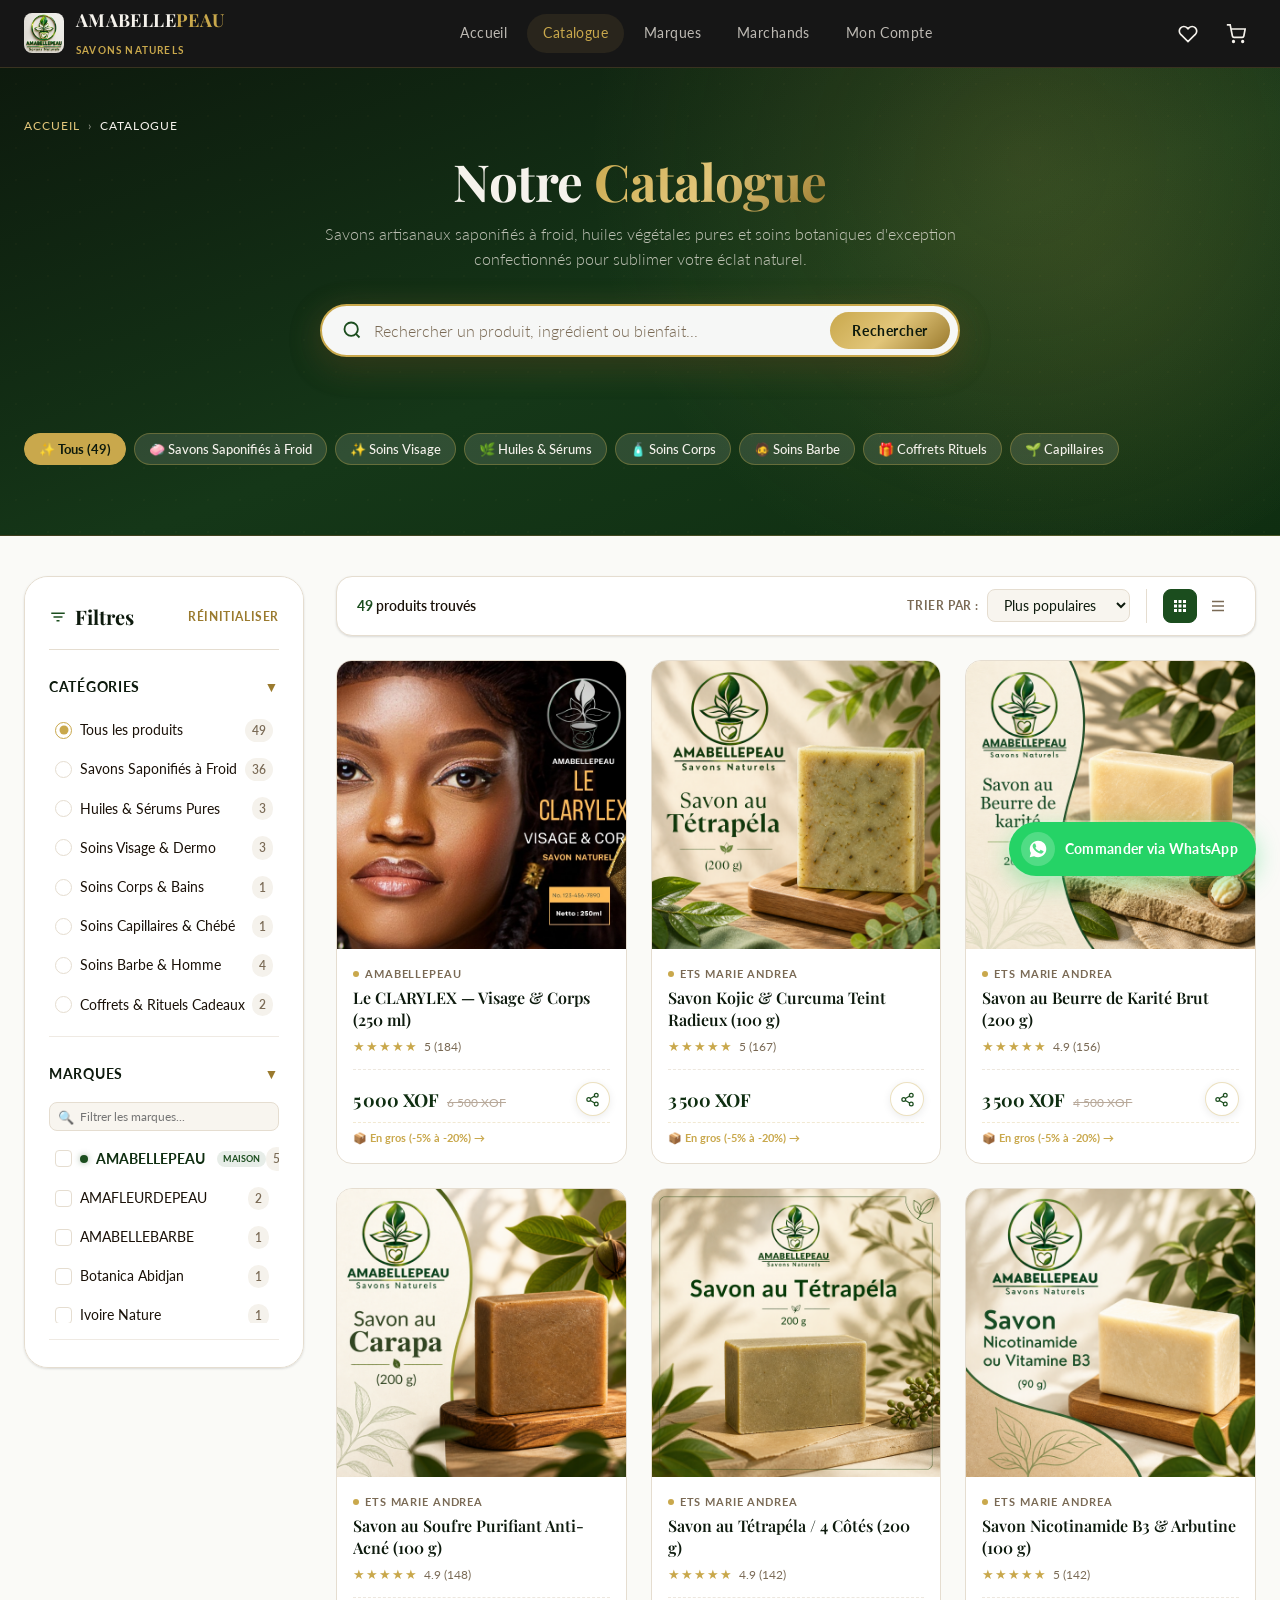
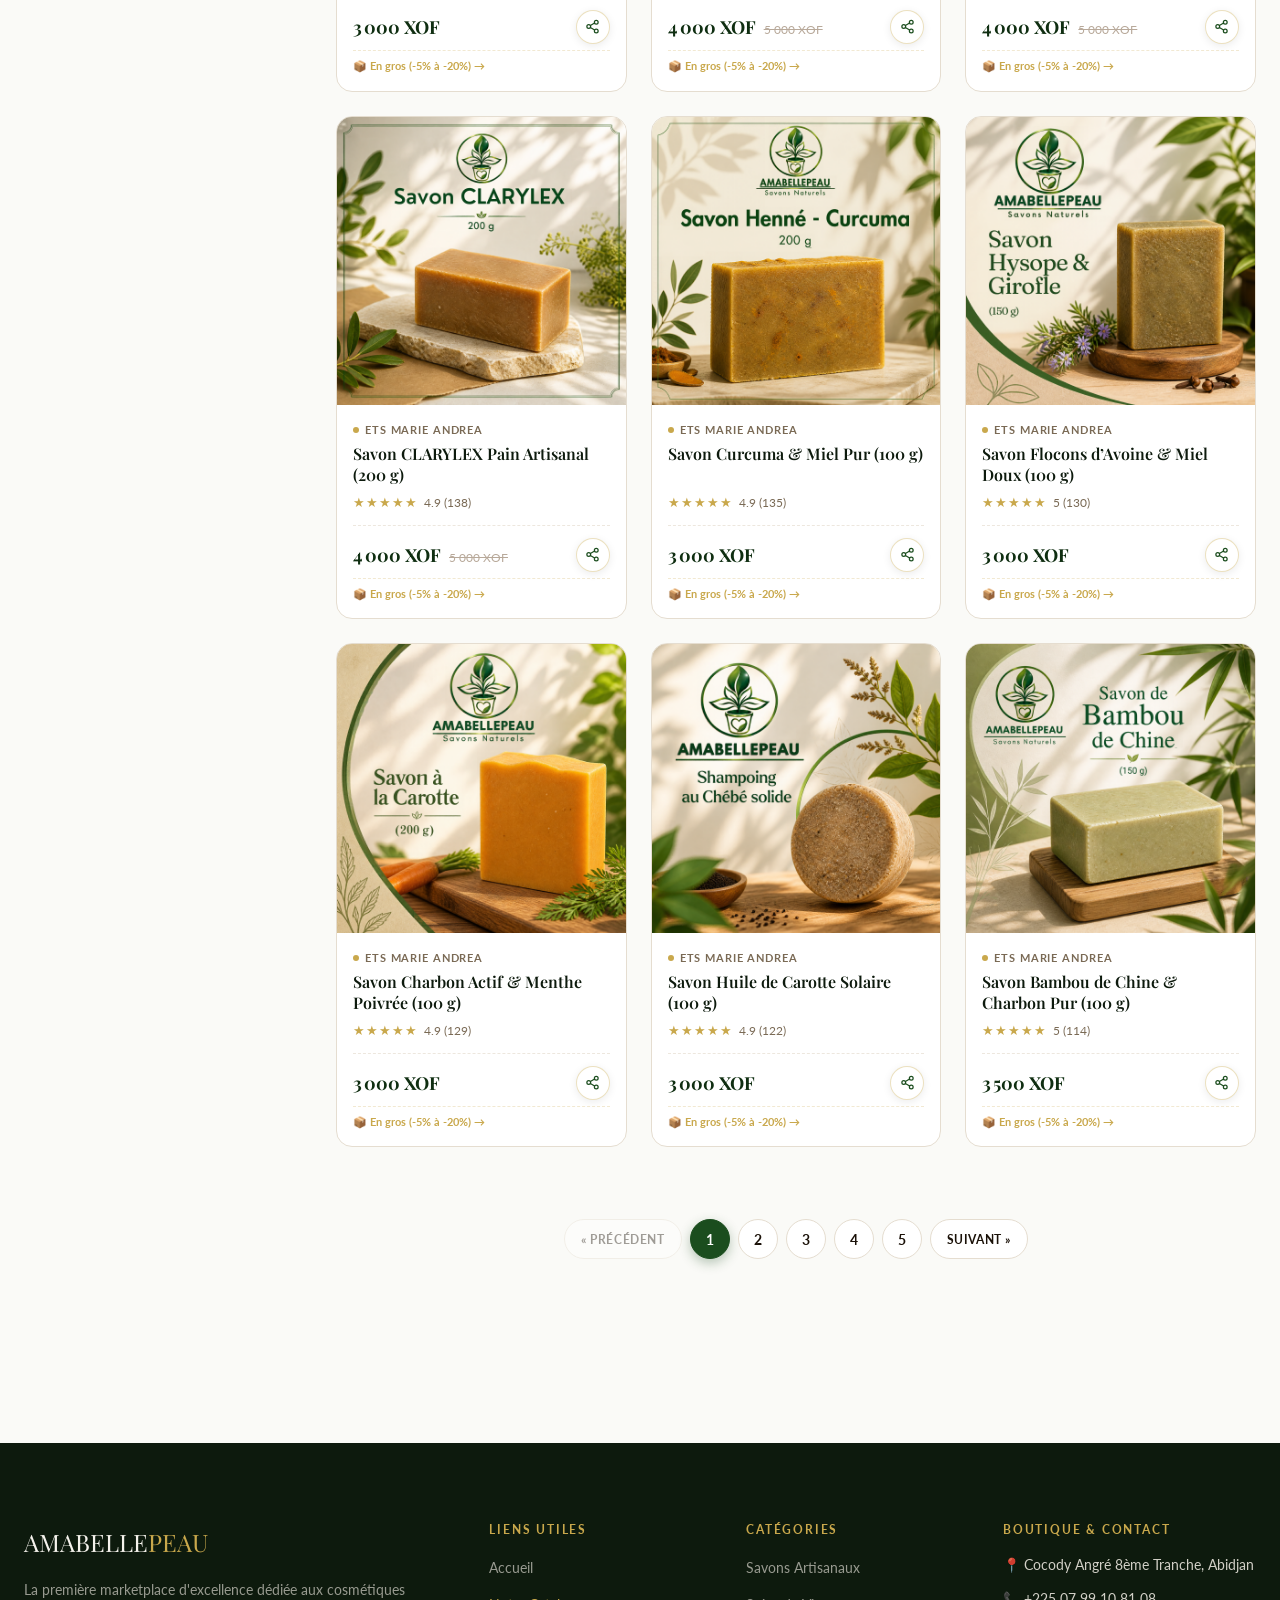
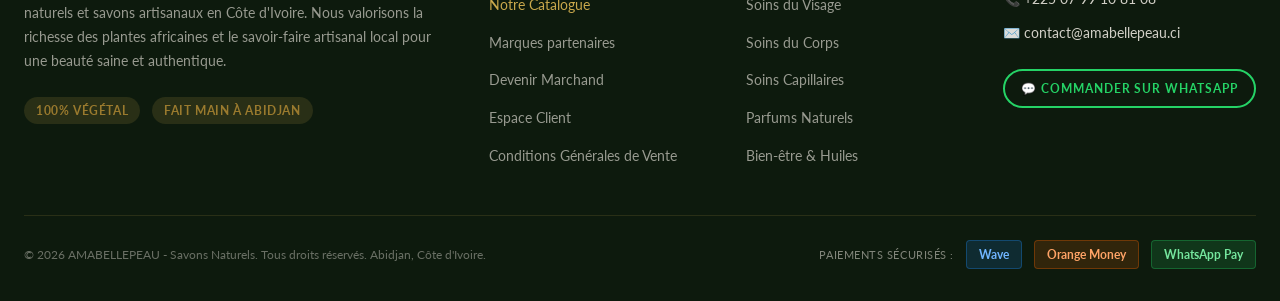
<file: catalogue.html>
<!DOCTYPE html>
<html lang="fr">
<head>
  <meta charset="UTF-8">
  <meta name="viewport" content="width=device-width, initial-scale=1.0">

  <!-- Primary SEO Meta Tags -->
  <title>Catalogue des Produits — AMABELLEPEAU | Savons Naturels & Cosmétiques d'Abidjan</title>
  <meta name="title" content="Catalogue des Produits — AMABELLEPEAU | Savons Naturels & Cosmétiques d'Abidjan">
  <meta name="description" content="Découvrez notre catalogue exclusif : savons surgras saponifiés à froid, huiles végétales pures et rituels botaniques d'exception confectionnés avec amour à Abidjan, Côte d'Ivoire.">
  <link rel="canonical" href="https://amabellepeau.vercel.app/catalogue.html">

  <!-- Open Graph / Social Sharing -->
  <meta property="og:type" content="website">
  <meta property="og:url" content="https://amabellepeau.vercel.app/catalogue.html">
  <meta property="og:site_name" content="AMABELLEPEAU">
  <meta property="og:title" content="Catalogue des Produits — AMABELLEPEAU">
  <meta property="og:description" content="Explorez l'intégralité du catalogue AMABELLEPEAU : savons artisanaux, soins du visage, corps et barbe en Côte d'Ivoire.">
  <meta property="og:image" content="https://amabellepeau.vercel.app/assets/images/og-share-amabellepeau.png">
  <meta property="og:image:secure_url" content="https://amabellepeau.vercel.app/assets/images/og-share-amabellepeau.png">
  <meta property="og:image:type" content="image/png">
  <meta property="og:image:width" content="1200">
  <meta property="og:image:height" content="630">
  <meta property="og:locale" content="fr_CI">

  <!-- Twitter / X Cards -->
  <meta name="twitter:card" content="summary_large_image">
  <meta name="twitter:url" content="https://amabellepeau.vercel.app/catalogue.html">
  <meta name="twitter:title" content="Catalogue des Produits — AMABELLEPEAU">
  <meta name="twitter:description" content="Savons surgras, huiles végétales pures et soins capillaires naturels confectionnés à Abidjan.">
  <meta name="twitter:image" content="https://amabellepeau.vercel.app/assets/images/og-share-amabellepeau.png">

  <!-- Favicon & PWA -->
  <meta name="theme-color" content="#1B4D1E">
  <link rel="manifest" href="manifest.json">
  <link rel="icon" type="image/png" href="assets/icons/brand-logo.png">
  <link rel="apple-touch-icon" href="https://amabellepeau.vercel.app/assets/icons/brand-logo.png">

  <!-- Google Fonts -->
  <link rel="preconnect" href="https://fonts.googleapis.com">
  <link rel="preconnect" href="https://fonts.gstatic.com" crossorigin>
  <link href="https://fonts.googleapis.com/css2?family=Cormorant+Garamond:ital,wght@0,300;0,400;1,300;1,400&family=Lato:ital,wght@0,300;0,400;0,700;1,400&family=Playfair+Display:ital,wght@0,400;0,500;0,600;0,700;1,400;1,600&display=swap" rel="stylesheet">

  <!-- Main Stylesheet -->
  <link rel="stylesheet" href="css/main.css">

  <!-- Catalogue Specific Styles -->
  <style>
    /* ── Catalogue Page Enhancements ── */
    :root {
      --sidebar-desktop-width: 280px;
    }

    body {
      background-color: var(--color-bg);
      color: var(--color-text);
      overflow-x: hidden;
    }

    /* ── Page Header / Hero ── */
    .catalogue-hero {
      position: relative;
      background: radial-gradient(circle at 80% 20%, rgba(201, 168, 76, 0.15) 0%, transparent 40%),
                  linear-gradient(160deg, #0D1A0D 0%, #153718 55%, #0F2E11 100%);
      padding: var(--space-12) 0 var(--space-16);
      color: var(--color-cream);
      overflow: hidden;
      border-bottom: 1px solid rgba(201, 168, 76, 0.25);
    }

    /* Subtle botanical background watermark */
    .catalogue-hero::before {
      content: '';
      position: absolute;
      top: -20%;
      right: -10%;
      width: 600px;
      height: 600px;
      background: radial-gradient(circle, rgba(201, 168, 76, 0.08) 0%, transparent 70%);
      pointer-events: none;
      border-radius: 50%;
    }

    .catalogue-hero::after {
      content: '';
      position: absolute;
      inset: 0;
      background-image: radial-gradient(rgba(201, 168, 76, 0.12) 1px, transparent 1px);
      background-size: 32px 32px;
      opacity: 0.25;
      pointer-events: none;
    }

    .catalogue-hero .container {
      position: relative;
      z-index: 2;
    }

    .catalogue-breadcrumb {
      display: flex;
      align-items: center;
      gap: var(--space-2);
      font-size: var(--text-xs);
      letter-spacing: 0.08em;
      text-transform: uppercase;
      color: rgba(245, 240, 232, 0.6);
      margin-bottom: var(--space-4);
    }

    .catalogue-breadcrumb a {
      color: var(--color-gold-light);
      transition: var(--transition-fast);
    }

    .catalogue-breadcrumb a:hover {
      color: var(--color-cream);
      text-decoration: underline;
    }

    .catalogue-hero-title {
      font-family: var(--font-display);
      font-size: clamp(2rem, 4vw, 3.25rem);
      font-weight: 700;
      color: var(--color-cream);
      margin-bottom: var(--space-2);
      letter-spacing: -0.01em;
      text-align: center;
    }

    .catalogue-hero-title span {
      background: var(--gradient-gold);
      -webkit-background-clip: text;
      -webkit-text-fill-color: transparent;
    }

    .catalogue-hero-subtitle {
      font-size: var(--text-base);
      color: rgba(245, 240, 232, 0.75);
      text-align: center;
      max-width: 650px;
      margin: 0 auto var(--space-8);
      font-weight: 300;
    }

    /* Big Hero Search Bar */
    .hero-search-wrapper {
      max-width: 640px;
      margin: 0 auto;
      position: relative;
    }

    .hero-search-box {
      display: flex;
      align-items: center;
      background: rgba(255, 255, 255, 0.96);
      border: 2px solid var(--color-gold);
      border-radius: var(--radius-full);
      box-shadow: 0 10px 30px rgba(0, 0, 0, 0.35), var(--shadow-gold);
      padding: 6px 8px 6px var(--space-5);
      transition: var(--transition-base);
    }

    .hero-search-box:focus-within {
      background: #FFFFFF;
      box-shadow: 0 12px 40px rgba(201, 168, 76, 0.5), 0 0 0 4px rgba(201, 168, 76, 0.25);
      transform: translateY(-2px);
    }

    .hero-search-icon {
      color: var(--color-green);
      font-size: 20px;
      margin-right: var(--space-3);
      display: flex;
      align-items: center;
    }

    .hero-search-input {
      flex: 1;
      border: none;
      background: transparent;
      font-size: var(--text-base);
      color: var(--color-black);
      outline: none;
      padding: var(--space-2) 0;
    }

    .hero-search-input::placeholder {
      color: var(--color-text-muted);
      font-weight: 300;
    }

    .hero-search-clear {
      background: none;
      border: none;
      color: var(--color-text-muted);
      cursor: pointer;
      font-size: 18px;
      padding: 0 var(--space-2);
      display: none;
      transition: var(--transition-fast);
    }

    .hero-search-clear:hover {
      color: var(--color-error);
    }

    .hero-search-btn {
      background: var(--gradient-gold);
      color: var(--color-black);
      border: none;
      font-weight: 700;
      font-size: var(--text-sm);
      padding: 10px 22px;
      border-radius: var(--radius-full);
      cursor: pointer;
      transition: var(--transition-base);
      display: flex;
      align-items: center;
      gap: 6px;
      letter-spacing: 0.04em;
    }

    .hero-search-btn:hover {
      transform: scale(1.03);
      box-shadow: 0 4px 15px rgba(201, 168, 76, 0.4);
    }

    /* Active filter tags row */
    .active-filter-tags {
      display: flex;
      flex-wrap: wrap;
      justify-content: center;
      gap: var(--space-2);
      margin-top: var(--space-6);
      min-height: 28px;
    }

    .filter-tag-pill {
      display: inline-flex;
      align-items: center;
      gap: 6px;
      background: rgba(255, 255, 255, 0.12);
      backdrop-filter: blur(8px);
      border: 1px solid rgba(201, 168, 76, 0.4);
      color: var(--color-cream);
      padding: 4px 14px;
      border-radius: var(--radius-full);
      font-size: var(--text-xs);
      font-weight: 500;
      animation: fadeIn 0.3s ease;
    }

    .filter-tag-pill span.remove-tag {
      cursor: pointer;
      color: var(--color-gold-light);
      font-weight: 700;
      margin-left: 2px;
      transition: var(--transition-fast);
    }

    .filter-tag-pill span.remove-tag:hover {
      color: #FF8A8A;
      transform: scale(1.2);
    }

    .clear-all-tags-btn {
      background: transparent;
      border: 1px dashed rgba(245, 240, 232, 0.4);
      color: rgba(245, 240, 232, 0.7);
      padding: 4px 12px;
      border-radius: var(--radius-full);
      font-size: var(--text-xs);
      cursor: pointer;
      transition: var(--transition-fast);
    }

    .clear-all-tags-btn:hover {
      color: var(--color-gold);
      border-color: var(--color-gold);
    }

    /* ── Main Layout: 2 Columns ── */
    .catalogue-layout {
      display: flex;
      gap: var(--space-8);
      align-items: flex-start;
      padding: var(--space-10) 0 var(--space-16);
    }

    /* ── Left Sidebar (Desktop 280px, sticky) ── */
    .catalogue-sidebar {
      width: var(--sidebar-desktop-width);
      flex-shrink: 0;
      position: sticky;
      top: calc(var(--nav-height) + 20px);
      max-height: calc(100vh - var(--nav-height) - 40px);
      overflow-y: auto;
      background: var(--color-surface);
      border: 1px solid var(--color-border);
      border-radius: var(--radius-xl);
      padding: var(--space-6);
      box-shadow: var(--shadow-sm);
      transition: var(--transition-base);
    }

    .catalogue-sidebar:hover {
      box-shadow: var(--shadow-md);
      border-color: rgba(201, 168, 76, 0.3);
    }

    .sidebar-header {
      display: flex;
      align-items: center;
      justify-content: space-between;
      padding-bottom: var(--space-4);
      border-bottom: 1px solid var(--color-border);
      margin-bottom: var(--space-5);
    }

    .sidebar-title {
      font-family: var(--font-display);
      font-size: var(--text-xl);
      font-weight: 700;
      color: var(--color-black);
      display: flex;
      align-items: center;
      gap: var(--space-2);
    }

    .sidebar-title svg {
      width: 18px;
      height: 18px;
      fill: var(--color-green);
    }

    .reset-filters-btn {
      background: none;
      border: none;
      color: var(--color-gold-dark);
      font-size: var(--text-xs);
      font-weight: 700;
      letter-spacing: 0.05em;
      text-transform: uppercase;
      cursor: pointer;
      transition: var(--transition-fast);
    }

    .reset-filters-btn:hover {
      color: var(--color-error);
      text-decoration: underline;
    }

    /* Accordion Section */
    .filter-accordion {
      margin-bottom: var(--space-5);
      border-bottom: 1px solid rgba(229, 221, 208, 0.6);
      padding-bottom: var(--space-4);
    }

    .filter-accordion:last-of-type {
      border-bottom: none;
      margin-bottom: var(--space-4);
      padding-bottom: 0;
    }

    .accordion-trigger {
      display: flex;
      align-items: center;
      justify-content: space-between;
      width: 100%;
      background: none;
      border: none;
      padding: var(--space-2) 0;
      font-family: var(--font-body);
      font-size: var(--text-sm);
      font-weight: 700;
      letter-spacing: 0.05em;
      text-transform: uppercase;
      color: var(--color-black);
      cursor: pointer;
      text-align: left;
      transition: var(--transition-fast);
    }

    .accordion-trigger:hover {
      color: var(--color-green);
    }

    .accordion-chevron {
      transition: transform 0.3s ease;
      color: var(--color-gold-dark);
    }

    .filter-accordion.collapsed .accordion-chevron {
      transform: rotate(-90deg);
    }

    .accordion-content {
      padding-top: var(--space-3);
      display: block;
      transition: var(--transition-base);
    }

    .filter-accordion.collapsed .accordion-content {
      display: none;
    }

    /* Category list item */
    .filter-list {
      display: flex;
      flex-direction: column;
      gap: 8px;
    }

    .filter-item {
      display: flex;
      align-items: center;
      justify-content: space-between;
      font-size: var(--text-sm);
      color: var(--color-text);
      cursor: pointer;
      padding: 4px 6px;
      border-radius: var(--radius-sm);
      transition: var(--transition-fast);
      user-select: none;
    }

    .filter-item:hover {
      background: var(--color-surface-alt);
      color: var(--color-green);
    }

    .filter-item-label {
      display: flex;
      align-items: center;
      gap: var(--space-2);
    }

    /* Custom Checkboxes / Radios */
    .custom-check {
      appearance: none;
      -webkit-appearance: none;
      width: 17px;
      height: 17px;
      border: 1.5px solid var(--color-border);
      border-radius: 4px;
      outline: none;
      cursor: pointer;
      position: relative;
      background: #FFFFFF;
      transition: var(--transition-fast);
      flex-shrink: 0;
    }

    .custom-check:checked {
      background: var(--color-green);
      border-color: var(--color-green);
    }

    .custom-check:checked::after {
      content: '✓';
      position: absolute;
      top: 50%;
      left: 50%;
      transform: translate(-50%, -55%);
      color: #FFFFFF;
      font-size: 11px;
      font-weight: 700;
    }

    .custom-radio {
      appearance: none;
      -webkit-appearance: none;
      width: 17px;
      height: 17px;
      border: 1.5px solid var(--color-border);
      border-radius: 50%;
      outline: none;
      cursor: pointer;
      position: relative;
      background: #FFFFFF;
      transition: var(--transition-fast);
      flex-shrink: 0;
    }

    .custom-radio:checked {
      border-color: var(--color-gold);
    }

    .custom-radio:checked::after {
      content: '';
      position: absolute;
      top: 50%;
      left: 50%;
      transform: translate(-50%, -50%);
      width: 9px;
      height: 9px;
      border-radius: 50%;
      background: var(--color-gold);
    }

    .filter-count-badge {
      font-size: var(--text-xs);
      color: var(--color-text-muted);
      background: var(--color-cream);
      padding: 2px 7px;
      border-radius: var(--radius-full);
      font-weight: 600;
    }

    /* Brand Search inside brands section */
    .brand-search-box {
      margin-bottom: var(--space-3);
      position: relative;
    }

    .brand-search-input {
      width: 100%;
      padding: 6px 10px 6px 30px;
      border: 1px solid var(--color-border);
      border-radius: var(--radius-md);
      font-size: var(--text-xs);
      background: var(--color-surface-alt);
      outline: none;
      transition: var(--transition-fast);
    }

    .brand-search-input:focus {
      border-color: var(--color-gold);
      background: #FFFFFF;
    }

    .brand-search-icon {
      position: absolute;
      left: 9px;
      top: 50%;
      transform: translateY(-50%);
      color: var(--color-text-muted);
      font-size: 13px;
    }

    .brand-list-scroll {
      max-height: 180px;
      overflow-y: auto;
      padding-right: 4px;
    }

    .brand-highlight-own {
      font-weight: 700;
      color: var(--color-green-deep);
    }

    .own-brand-dot {
      width: 8px;
      height: 8px;
      border-radius: 50%;
      background: var(--color-green);
      display: inline-block;
      box-shadow: 0 0 6px rgba(27, 77, 30, 0.4);
    }

    .own-brand-tag {
      font-size: 9px;
      font-weight: 700;
      text-transform: uppercase;
      background: rgba(27, 77, 30, 0.1);
      color: var(--color-green);
      padding: 1px 6px;
      border-radius: var(--radius-full);
      margin-left: 4px;
    }

    /* Price Range Slider UI */
    .price-slider-container {
      padding: var(--space-2) 0;
    }

    .price-display-box {
      display: flex;
      justify-content: space-between;
      align-items: center;
      font-size: var(--text-xs);
      font-weight: 700;
      color: var(--color-black);
      background: var(--color-surface-alt);
      padding: 8px 12px;
      border-radius: var(--radius-md);
      border: 1px solid var(--color-border);
      margin-bottom: var(--space-4);
    }

    .price-value-highlight {
      color: var(--color-green);
      font-family: var(--font-display);
      font-size: var(--text-sm);
    }

    .range-slider-wrap {
      position: relative;
      height: 6px;
      background: var(--color-border);
      border-radius: var(--radius-full);
      margin: var(--space-4) 0;
    }

    .range-slider-fill {
      position: absolute;
      left: 0%;
      right: 50%;
      height: 100%;
      background: var(--gradient-gold);
      border-radius: var(--radius-full);
    }

    .range-slider-input {
      position: absolute;
      top: -6px;
      left: 0;
      width: 100%;
      height: 18px;
      -webkit-appearance: none;
      appearance: none;
      background: none;
      pointer-events: auto;
      margin: 0;
      cursor: pointer;
    }

    .range-slider-input::-webkit-slider-thumb {
      -webkit-appearance: none;
      width: 20px;
      height: 20px;
      border-radius: 50%;
      background: var(--color-green);
      border: 2px solid #FFFFFF;
      box-shadow: 0 2px 6px rgba(0, 0, 0, 0.3);
      cursor: pointer;
      transition: transform 0.15s ease, background 0.15s ease;
    }

    .range-slider-input::-webkit-slider-thumb:hover {
      transform: scale(1.15);
      background: var(--color-gold);
    }

    .range-slider-input::-moz-range-thumb {
      width: 20px;
      height: 20px;
      border-radius: 50%;
      background: var(--color-green);
      border: 2px solid #FFFFFF;
      box-shadow: 0 2px 6px rgba(0, 0, 0, 0.3);
      cursor: pointer;
    }

    /* Rating Star filter options */
    .rating-filter-item {
      display: flex;
      align-items: center;
      gap: var(--space-2);
      font-size: var(--text-sm);
      padding: 4px 6px;
      border-radius: var(--radius-sm);
      cursor: pointer;
      transition: var(--transition-fast);
    }

    .rating-filter-item:hover {
      background: var(--color-surface-alt);
    }

    .rating-filter-stars {
      color: var(--color-gold);
      font-size: 13px;
    }

    /* Sidebar Apply Button */
    .sidebar-apply-btn {
      width: 100%;
      margin-top: var(--space-4);
      background: var(--gradient-gold);
      color: var(--color-black);
      font-weight: 700;
      border: none;
      border-radius: var(--radius-full);
      padding: var(--space-3);
      cursor: pointer;
      font-size: var(--text-sm);
      letter-spacing: 0.06em;
      text-transform: uppercase;
      box-shadow: var(--shadow-gold);
      transition: var(--transition-base);
    }

    .sidebar-apply-btn:hover {
      transform: translateY(-2px);
      box-shadow: 0 8px 24px rgba(201, 168, 76, 0.4);
    }

    /* ── Right Content Area ── */
    .catalogue-content {
      flex: 1;
      min-width: 0;
    }

    /* Toolbar / Sort Bar */
    .catalogue-toolbar {
      display: flex;
      align-items: center;
      justify-content: space-between;
      flex-wrap: wrap;
      gap: var(--space-4);
      background: var(--color-surface);
      border: 1px solid var(--color-border);
      border-radius: var(--radius-lg);
      padding: var(--space-3) var(--space-5);
      margin-bottom: var(--space-6);
      box-shadow: var(--shadow-sm);
    }

    .toolbar-count {
      font-size: var(--text-sm);
      color: var(--color-text);
      font-weight: 600;
    }

    .toolbar-count span.highlight {
      color: var(--color-green);
      font-weight: 700;
    }

    .toolbar-actions {
      display: flex;
      align-items: center;
      gap: var(--space-4);
    }

    .sort-group {
      display: flex;
      align-items: center;
      gap: var(--space-2);
    }

    .sort-label {
      font-size: var(--text-xs);
      font-weight: 700;
      color: var(--color-text-muted);
      text-transform: uppercase;
      letter-spacing: 0.05em;
    }

    .sort-select {
      background: var(--color-surface-alt);
      border: 1px solid var(--color-border);
      border-radius: var(--radius-md);
      padding: 6px 12px;
      font-size: var(--text-sm);
      color: var(--color-black);
      outline: none;
      cursor: pointer;
      transition: var(--transition-fast);
    }

    .sort-select:focus {
      border-color: var(--color-gold);
      background: #FFFFFF;
    }

    /* View Mode Toggles */
    .view-mode-toggles {
      display: flex;
      align-items: center;
      gap: 4px;
      border-left: 1px solid var(--color-border);
      padding-left: var(--space-4);
    }

    .view-btn {
      background: none;
      border: 1px solid transparent;
      border-radius: var(--radius-md);
      width: 34px;
      height: 34px;
      display: flex;
      align-items: center;
      justify-content: center;
      cursor: pointer;
      color: var(--color-text-muted);
      transition: var(--transition-fast);
    }

    .view-btn:hover {
      color: var(--color-green);
      background: var(--color-surface-alt);
    }

    .view-btn.active {
      background: var(--color-green);
      color: #FFFFFF;
      border-color: var(--color-green);
    }

    /* ── Products Grid ── */
    .products-grid {
      display: grid;
      grid-template-columns: repeat(3, 1fr);
      gap: var(--space-6);
      margin-bottom: var(--space-12);
      transition: var(--transition-base);
    }

    /* Card styling */
    .product-card {
      background: var(--color-surface);
      border: 1px solid var(--color-border);
      border-radius: var(--radius-lg);
      overflow: hidden;
      display: flex;
      flex-direction: column;
      position: relative;
      transition: var(--transition-base);
      cursor: pointer;
    }

    .product-card:hover {
      transform: translateY(-6px);
      box-shadow: 0 14px 34px rgba(13, 26, 13, 0.12), 0 4px 10px rgba(201, 168, 76, 0.2);
      border-color: rgba(201, 168, 76, 0.45);
    }

    /* Artistic CSS Gradient Image Box */
    
    /* Enforce centered and full-width product imagery */
    .product-card-visual {
      width: 100% !important;
      aspect-ratio: 1 / 1;
      overflow: hidden;
      display: flex !important;
      align-items: center !important;
      justify-content: center !important;
      background: #FAF7F2;
    }
    .product-card-visual img, .product-card-img {
      width: 100% !important;
      height: 100% !important;
      object-fit: cover !important;
      object-position: center center !important;
      display: block !important;
    }

    .product-card-visual {
      position: relative;
      aspect-ratio: 1;
      width: 100%;
      overflow: hidden;
      display: flex;
      align-items: center;
      justify-content: center;
      background-size: cover;
      background-position: center;
      transition: transform 0.6s cubic-bezier(0.2, 0.8, 0.2, 1);
    }

    .product-card:hover .product-card-visual {
      transform: scale(1.03);
    }

    .visual-art-svg {
      width: 65%;
      height: 65%;
      opacity: 0.88;
      filter: drop-shadow(0 6px 12px rgba(0, 0, 0, 0.3));
      transition: transform 0.5s ease;
    }

    .product-card:hover .visual-art-svg {
      transform: scale(1.08) rotate(2deg);
    }

    /* Badges */
    .product-badge {
      position: absolute;
      top: 12px;
      left: 12px;
      padding: 4px 10px;
      border-radius: var(--radius-full);
      font-size: 10px;
      font-weight: 700;
      letter-spacing: 0.08em;
      text-transform: uppercase;
      z-index: 3;
      box-shadow: 0 2px 8px rgba(0, 0, 0, 0.15);
    }

    .badge-bestseller {
      background: var(--gradient-gold);
      color: var(--color-black);
    }

    .badge-new {
      background: var(--color-green-deep);
      color: var(--color-gold-light);
      border: 1px solid rgba(201, 168, 76, 0.4);
    }

    .badge-promo {
      background: #C0392B;
      color: #FFFFFF;
    }

    /* Action icons overlay (wishlist + quick view) */
    .product-hover-actions {
      position: absolute;
      top: 12px;
      right: 12px;
      display: flex;
      flex-direction: column;
      gap: 8px;
      z-index: 4;
      opacity: 0;
      transform: translateX(12px);
      transition: all 0.3s cubic-bezier(0.34, 1.56, 0.64, 1);
    }

    .product-card:hover .product-hover-actions {
      opacity: 1;
      transform: translateX(0);
    }

    .action-icon-btn {
      width: 36px;
      height: 36px;
      border-radius: 50%;
      background: rgba(255, 255, 255, 0.95);
      backdrop-filter: blur(4px);
      border: 1px solid var(--color-border);
      color: var(--color-black);
      display: flex;
      align-items: center;
      justify-content: center;
      cursor: pointer;
      box-shadow: 0 4px 12px rgba(0, 0, 0, 0.15);
      transition: var(--transition-fast);
      position: relative;
    }

    .action-icon-btn:hover {
      background: var(--color-gold);
      color: var(--color-black);
      transform: scale(1.1);
      border-color: var(--color-gold);
    }

    .action-icon-btn.wishlist-active {
      color: #E74C3C;
      background: #FFFFFF;
    }

    .action-icon-btn.wishlist-active svg {
      fill: #E74C3C;
    }

    /* Hover slide-up Add-to-cart button over image */
    .hover-add-cart-wrap {
      position: absolute;
      bottom: 0;
      left: 0;
      right: 0;
      padding: var(--space-3) var(--space-4);
      background: linear-gradient(to top, rgba(13, 26, 13, 0.85) 0%, transparent 100%);
      display: flex;
      justify-content: center;
      opacity: 0;
      transform: translateY(100%);
      transition: all 0.35s cubic-bezier(0.2, 0.8, 0.2, 1);
      z-index: 4;
    }

    .product-card:hover .hover-add-cart-wrap {
      opacity: 1;
      transform: translateY(0);
    }

    .hover-add-btn {
      width: 100%;
      background: var(--gradient-gold);
      color: var(--color-black);
      border: none;
      padding: 9px 16px;
      border-radius: var(--radius-full);
      font-size: var(--text-xs);
      font-weight: 700;
      letter-spacing: 0.06em;
      text-transform: uppercase;
      cursor: pointer;
      display: flex;
      align-items: center;
      justify-content: center;
      gap: 6px;
      box-shadow: var(--shadow-md);
      transition: var(--transition-fast);
    }

    .hover-add-btn:hover {
      transform: scale(1.02);
      box-shadow: 0 6px 20px rgba(201, 168, 76, 0.5);
    }

    /* Card Info Body */
    .product-card-body {
      padding: var(--space-4);
      display: flex;
      flex-direction: column;
      flex: 1;
    }

    .product-brand-tag {
      font-size: 11px;
      font-weight: 700;
      text-transform: uppercase;
      letter-spacing: 0.08em;
      color: var(--color-text-muted);
      margin-bottom: 4px;
      display: flex;
      align-items: center;
      gap: 6px;
    }

    .product-brand-tag .brand-dot {
      width: 6px;
      height: 6px;
      border-radius: 50%;
      background: var(--color-gold);
    }

    .product-title {
      font-family: var(--font-display);
      font-size: var(--text-base);
      font-weight: 600;
      color: var(--color-black);
      margin-bottom: 6px;
      line-height: 1.35;
      display: -webkit-box;
      -webkit-line-clamp: 2;
      -webkit-box-orient: vertical;
      overflow: hidden;
      min-height: 2.7em;
    }

    .product-rating {
      display: flex;
      align-items: center;
      gap: 6px;
      margin-bottom: var(--space-3);
    }

    .product-stars {
      color: var(--color-gold);
      font-size: 13px;
      letter-spacing: 1px;
    }

    .product-reviews-count {
      font-size: var(--text-xs);
      color: var(--color-text-muted);
    }

    .product-card-footer {
      margin-top: auto;
      display: flex;
      align-items: baseline;
      justify-content: space-between;
      border-top: 1px dashed rgba(229, 221, 208, 0.7);
      padding-top: var(--space-3);
    }

    .product-pricing {
      display: flex;
      align-items: baseline;
      gap: 8px;
    }

    .current-price {
      font-family: var(--font-display);
      font-size: var(--text-lg);
      font-weight: 700;
      color: var(--color-green-deep);
    }

    .original-price {
      font-size: var(--text-xs);
      color: var(--color-text-light);
      text-decoration: line-through;
    }

    /* List View Specific Styling */
    .products-grid.view-list {
      grid-template-columns: 1fr;
      gap: var(--space-4);
    }

    .products-grid.view-list .product-card {
      flex-direction: row;
      align-items: stretch;
    }

    .products-grid.view-list .product-card-visual {
      width: 220px;
      height: 100%;
      aspect-ratio: auto;
      flex-shrink: 0;
    }

    .products-grid.view-list .hover-add-cart-wrap {
      display: none;
    }

    .products-grid.view-list .product-card-body {
      padding: var(--space-6);
      justify-content: center;
    }

    .products-grid.view-list .product-title {
      font-size: var(--text-xl);
      margin-bottom: var(--space-2);
      -webkit-line-clamp: 1;
    }

    .products-grid.view-list .product-card-desc {
      display: block;
      font-size: var(--text-sm);
      color: var(--color-text-muted);
      margin-bottom: var(--space-4);
      line-height: 1.5;
    }

    .product-card-desc {
      display: none;
    }

    .products-grid.view-list .product-card-footer {
      border-top: none;
      padding-top: 0;
      align-items: center;
    }

    .products-grid.view-list .list-add-btn {
      display: inline-flex;
    }

    .list-add-btn {
      display: none;
      background: var(--gradient-gold);
      color: var(--color-black);
      border: none;
      padding: 10px 20px;
      border-radius: var(--radius-full);
      font-size: var(--text-xs);
      font-weight: 700;
      letter-spacing: 0.06em;
      text-transform: uppercase;
      cursor: pointer;
      align-items: center;
      gap: 6px;
      transition: var(--transition-fast);
    }

    .list-add-btn:hover {
      transform: translateY(-2px);
      box-shadow: 0 6px 16px rgba(201, 168, 76, 0.4);
    }

    /* Empty state if no products match */
    .catalogue-empty-state {
      grid-column: 1 / -1;
      text-align: center;
      padding: var(--space-16) var(--space-6);
      background: var(--color-surface);
      border: 1px dashed var(--color-border);
      border-radius: var(--radius-xl);
    }

    .empty-state-icon {
      font-size: 48px;
      margin-bottom: var(--space-4);
      display: inline-block;
    }

    .empty-state-title {
      font-family: var(--font-display);
      font-size: var(--text-2xl);
      color: var(--color-black);
      margin-bottom: var(--space-2);
    }

    .empty-state-text {
      color: var(--color-text-muted);
      margin-bottom: var(--space-6);
      max-width: 400px;
      margin-left: auto;
      margin-right: auto;
    }

    /* ── Pagination ── */
    .catalogue-pagination {
      display: flex;
      align-items: center;
      justify-content: center;
      gap: var(--space-2);
      margin-top: var(--space-8);
      padding: var(--space-6) 0;
    }

    .pagination-btn {
      width: 40px;
      height: 40px;
      border-radius: var(--radius-full);
      border: 1px solid var(--color-border);
      background: var(--color-surface);
      color: var(--color-text);
      font-size: var(--text-sm);
      font-weight: 700;
      display: flex;
      align-items: center;
      justify-content: center;
      cursor: pointer;
      transition: var(--transition-fast);
    }

    .pagination-btn:hover {
      border-color: var(--color-gold);
      color: var(--color-gold-dark);
      background: var(--color-surface-alt);
    }

    .pagination-btn.active {
      background: var(--color-green);
      border-color: var(--color-green);
      color: #FFFFFF;
      box-shadow: 0 4px 12px rgba(27, 77, 30, 0.3);
    }

    .pagination-btn.nav-text {
      width: auto;
      padding: 0 var(--space-4);
      font-size: var(--text-xs);
      letter-spacing: 0.05em;
      text-transform: uppercase;
    }

    .pagination-ellipsis {
      padding: 0 var(--space-1);
      color: var(--color-text-light);
    }

    /* ── Floating WhatsApp Button ── */
    .whatsapp-floating {
      position: fixed;
      bottom: 24px;
      right: 24px;
      z-index: 800;
      display: flex;
      align-items: center;
      gap: 10px;
      background: #25D366;
      color: #FFFFFF;
      padding: 10px 18px 10px 12px;
      border-radius: var(--radius-full);
      box-shadow: 0 8px 24px rgba(37, 211, 102, 0.4), 0 0 0 2px rgba(255, 255, 255, 0.2);
      text-decoration: none;
      font-weight: 700;
      font-size: var(--text-sm);
      letter-spacing: 0.02em;
      cursor: pointer;
      transition: var(--transition-spring);
      animation: waPulse 3s infinite;
    }

    .whatsapp-floating:hover {
      transform: translateY(-4px) scale(1.04);
      box-shadow: 0 12px 32px rgba(37, 211, 102, 0.6);
      color: #FFFFFF;
    }

    .wa-icon-circle {
      width: 34px;
      height: 34px;
      background: rgba(255, 255, 255, 0.2);
      border-radius: 50%;
      display: flex;
      align-items: center;
      justify-content: center;
    }

    .wa-icon-circle svg {
      width: 20px;
      height: 20px;
      fill: #FFFFFF;
    }

    @keyframes waPulse {
      0% { box-shadow: 0 8px 24px rgba(37, 211, 102, 0.4); }
      50% { box-shadow: 0 8px 30px rgba(37, 211, 102, 0.7), 0 0 0 6px rgba(37, 211, 102, 0.25); }
      100% { box-shadow: 0 8px 24px rgba(37, 211, 102, 0.4); }
    }

    /* ── Mobile Filter Bottom Bar ── */
    .mobile-filter-bar {
      display: none;
      position: fixed;
      bottom: 0;
      left: 0;
      right: 0;
      z-index: 850;
      background: rgba(13, 26, 13, 0.96);
      backdrop-filter: blur(16px);
      -webkit-backdrop-filter: blur(16px);
      border-top: 1px solid rgba(201, 168, 76, 0.3);
      padding: 10px var(--space-4);
      box-shadow: 0 -4px 20px rgba(0, 0, 0, 0.3);
    }

    .mobile-filter-btn {
      width: 100%;
      display: flex;
      align-items: center;
      justify-content: center;
      gap: 10px;
      background: var(--gradient-gold);
      color: var(--color-black);
      border: none;
      padding: 12px;
      border-radius: var(--radius-full);
      font-weight: 700;
      font-size: var(--text-sm);
      letter-spacing: 0.06em;
      text-transform: uppercase;
      cursor: pointer;
    }

    .mobile-filter-badge {
      background: var(--color-black);
      color: var(--color-gold);
      font-size: 11px;
      padding: 2px 7px;
      border-radius: var(--radius-full);
    }

    /* ── Quick View Modal Specifics ── */
    .quickview-grid {
      display: grid;
      grid-template-columns: 1fr 1fr;
      gap: var(--space-8);
      align-items: center;
    }

    .quickview-image-box {
      aspect-ratio: 1;
      border-radius: var(--radius-lg);
      overflow: hidden;
      position: relative;
      display: flex;
      align-items: center;
      justify-content: center;
      box-shadow: var(--shadow-md);
    }

    .quickview-details {
      display: flex;
      flex-direction: column;
      gap: var(--space-3);
    }

    .quickview-brand {
      font-size: var(--text-xs);
      font-weight: 700;
      text-transform: uppercase;
      letter-spacing: 0.1em;
      color: var(--color-gold-dark);
    }

    .quickview-title {
      font-family: var(--font-display);
      font-size: var(--text-2xl);
      color: var(--color-black);
      line-height: 1.25;
    }

    .quickview-price-wrap {
      display: flex;
      align-items: baseline;
      gap: 12px;
    }

    .quickview-price {
      font-family: var(--font-display);
      font-size: var(--text-3xl);
      font-weight: 700;
      color: var(--color-green-deep);
    }

    .quickview-desc {
      font-size: var(--text-sm);
      color: var(--color-text-muted);
      line-height: 1.6;
    }

    .quickview-ingredients {
      background: var(--color-surface-alt);
      border-left: 3px solid var(--color-gold);
      padding: var(--space-3) var(--space-4);
      border-radius: 0 var(--radius-md) var(--radius-md) 0;
      font-size: var(--text-xs);
      color: var(--color-text);
    }

    .quickview-qty-row {
      display: flex;
      align-items: center;
      gap: var(--space-4);
      margin-top: var(--space-2);
    }

    .qty-picker {
      display: inline-flex;
      align-items: center;
      border: 1.5px solid var(--color-border);
      border-radius: var(--radius-full);
      background: var(--color-surface);
      overflow: hidden;
    }

    .qty-btn {
      width: 36px;
      height: 36px;
      border: none;
      background: none;
      cursor: pointer;
      font-size: 16px;
      font-weight: 700;
      color: var(--color-black);
      transition: var(--transition-fast);
      display: flex;
      align-items: center;
      justify-content: center;
    }

    .qty-btn:hover {
      background: var(--color-surface-alt);
      color: var(--color-gold-dark);
    }

    .qty-input {
      width: 44px;
      border: none;
      text-align: center;
      font-size: var(--text-sm);
      font-weight: 700;
      outline: none;
    }

    .modal-close-btn {
      background: none;
      border: none;
      font-size: 24px;
      color: var(--color-text-muted);
      cursor: pointer;
      line-height: 1;
      padding: var(--space-2);
      transition: var(--transition-fast);
    }

    .modal-close-btn:hover {
      color: var(--color-error);
      transform: scale(1.15);
    }

    /* ── Responsive Behavior ── */
    @media (max-width: 1024px) {
      .catalogue-layout {
        position: relative;
      }

      /* Sidebar becomes drawer on tablets and mobiles */
      .catalogue-sidebar {
        position: fixed;
        top: 0;
        left: -320px;
        width: 300px;
        height: 100vh;
        max-height: 100vh;
        z-index: 1100;
        border-radius: 0;
        border-right: 1px solid var(--color-border);
        box-shadow: var(--shadow-xl);
        transition: left 0.35s cubic-bezier(0.34, 1.56, 0.64, 1);
        padding-bottom: 90px;
      }

      .catalogue-sidebar.active {
        left: 0;
      }

      .sidebar-backdrop {
        position: fixed;
        inset: 0;
        background: rgba(10, 10, 10, 0.7);
        backdrop-filter: blur(4px);
        z-index: 1050;
        display: none;
      }

      .sidebar-backdrop.active {
        display: block;
      }

      .mobile-sidebar-close {
        display: block !important;
      }

      .products-grid {
        grid-template-columns: repeat(2, 1fr);
      }

      .mobile-filter-bar {
        display: block;
      }

      /* Adjust WhatsApp position to avoid overlapping bottom bar */
      .whatsapp-floating {
        bottom: 74px;
        right: 16px;
        padding: 8px 14px 8px 10px;
        font-size: var(--text-xs);
      }
    }

    @media (max-width: 768px) {
      .quickview-grid {
        grid-template-columns: 1fr;
      }
      .quickview-image-box {
        max-height: 240px;
      }
    }

    @media (max-width: 640px) {
      /* High-density, professional 2-column mobile e-commerce layout */
      .products-grid {
        grid-template-columns: repeat(2, 1fr) !important;
        gap: 10px !important;
      }
      .product-card {
        border-radius: 12px !important;
      }
      .product-card-visual {
        width: 100% !important;
        height: 150px !important;
        display: flex !important;
        align-items: center !important;
        justify-content: center !important;
        overflow: hidden !important;
        position: relative !important;
        aspect-ratio: unset !important;
      }
      .product-card-visual img, .product-card-img {
        width: 100% !important;
        height: 100% !important;
        object-fit: cover !important;
        object-position: center center !important;
        display: block !important;
        margin: 0 !important;
      }
      .product-card-body {
        padding: 10px 8px !important;
      }
      .product-brand-tag {
        font-size: 9px !important;
        margin-bottom: 2px !important;
      }
      .product-title {
        font-size: 13px !important;
        min-height: 2.6em !important;
        line-height: 1.3 !important;
        margin-bottom: 4px !important;
      }
      .product-rating {
        display: none !important; /* Hide rating stars to maximize space for 4 items per fold */
      }
      .product-card-desc {
        display: none !important;
      }
      .product-card-footer {
        padding-top: 6px !important;
        margin-top: 4px !important;
        flex-direction: column !important;
        align-items: stretch !important;
        gap: 6px !important;
      }
      .current-price {
        font-size: 14px !important;
      }
      .original-price {
        font-size: 10px !important;
      }
      .mobile-card-add-btn {
        width: 100% !important;
        text-align: center !important;
        padding: 7px 8px !important;
        font-size: 11px !important;
      }
      .catalogue-toolbar {
        flex-direction: column;
        align-items: stretch;
        gap: 10px;
        padding: 10px 12px;
      }
      .toolbar-actions {
        justify-content: space-between;
        width: 100%;
      }
      .products-grid.view-list .product-card {
        flex-direction: column;
      }
      .products-grid.view-list .product-card-visual {
        width: 100%;
        height: 180px;
      }
    }
    @media (max-width: 330px) {
      .products-grid {
        grid-template-columns: 1fr !important;
      }
    }
  
    /* ══════════════════════════════════════════════════════════════════
       MOBILE VIEW OPTIMIZATIONS & FOLD CLARITY (AMABELLEPEAU)
       ══════════════════════════════════════════════════════════════════ */
    .mobile-category-chips-bar {
      display: flex;
      gap: 8px;
      overflow-x: auto;
      padding: 12px 0 6px;
      scrollbar-width: none;
      -webkit-overflow-scrolling: touch;
      margin-top: 12px;
    }
    .mobile-category-chips-bar::-webkit-scrollbar {
      display: none;
    }
    .cat-chip {
      flex-shrink: 0;
      padding: 7px 14px;
      border-radius: 20px;
      background: rgba(255, 255, 255, 0.12);
      border: 1px solid rgba(201, 168, 76, 0.35);
      color: var(--color-cream);
      font-size: 13px;
      font-weight: 500;
      cursor: pointer;
      transition: all 0.2s ease;
      white-space: nowrap;
    }
    .cat-chip:hover, .cat-chip.active {
      background: var(--color-gold);
      color: #0D1A0D;
      border-color: var(--color-gold);
      font-weight: 700;
    }

    @media (max-width: 768px) {
      .catalogue-hero {
        padding: var(--space-8) 0 var(--space-6);
      }
      .catalogue-hero-title {
        font-size: 28px !important;
        margin-bottom: 6px !important;
      }
      .catalogue-hero-subtitle {
        font-size: 13px !important;
        margin-bottom: 14px !important;
        line-height: 1.4 !important;
      }
      .hero-search-wrapper {
        margin-bottom: 6px;
      }
      /* Clean 2-column mobile fold layout */
      .products-grid {
        grid-template-columns: repeat(2, 1fr) !important;
        gap: 12px !important;
        margin-bottom: var(--space-8) !important;
      }
      .product-card {
        border-radius: 10px;
        box-shadow: 0 2px 8px rgba(0,0,0,0.04);
      }
      .product-card-body {
        padding: 8px 10px 10px !important;
      }
      .product-brand-tag {
        font-size: 10px !important;
        margin-bottom: 2px !important;
      }
      .product-title {
        font-size: 12px !important;
        line-height: 1.35 !important;
        height: 32px !important;
        overflow: hidden !important;
        display: -webkit-box !important;
        -webkit-line-clamp: 2 !important;
        -webkit-box-orient: vertical !important;
        margin-bottom: 4px !important;
      }
      .product-rating {
        font-size: 11px !important;
        margin-bottom: 4px !important;
      }
      .product-card-desc {
        display: none !important; /* Hide long text on mobile to maximize fold clarity */
      }
      .product-pricing .current-price {
        font-size: 13px !important;
        font-weight: 800 !important;
      }
      .product-pricing .original-price {
        font-size: 10px !important;
      }
      .product-card-footer {
        display: flex !important;
        align-items: center !important;
        justify-content: space-between !important;
        margin-top: 6px !important;
        padding-top: 6px !important;
        border-top: 1px dashed rgba(0,0,0,0.06) !important;
      }
      .hover-add-cart-wrap {
        display: none !important;
      }
      .mobile-card-add-btn {
        display: inline-flex !important;
        align-items: center;
        justify-content: center;
        padding: 4px 10px;
        font-size: 11px;
        font-weight: 700;
        color: #fff;
        background: var(--color-forest);
        border-radius: 6px;
        border: none;
        cursor: pointer;
        box-shadow: 0 2px 6px rgba(27,77,30,0.25);
        white-space: nowrap;
      }
    }

    @media (min-width: 769px) {
      .mobile-card-add-btn {
        display: none !important;
      }
    }
  </style>
  <link rel="stylesheet" href="css/social-share.css">
</head>

<body>
  <!-- ═══════════════════════════════════════════════════════════════
       1. NAVIGATION (Consistent AMABELLEPEAU Header)
       ═══════════════════════════════════════════════════════════════ -->
  <header class="navbar">
    <div class="container">
      <!-- Brand Logo & Name -->
      <a href="index.html" class="navbar-brand">
        <img src="assets/icons/brand-logo.png" alt="AMABELLEPEAU Logo" class="navbar-logo">
        <div class="flex-col">
          <div class="navbar-brand-text">AMABELLE<span>PEAU</span></div>
          <span style="font-size: 10px; letter-spacing: 0.12em; color: var(--color-gold); font-weight: 700; text-transform: uppercase; margin-top: -3px;">Savons Naturels</span>
        </div>
      </a>

      <!-- Desktop Navigation Links -->
      <nav class="navbar-nav">
        <a href="index.html" class="navbar-link">Accueil</a>
        <a href="catalogue.html" class="navbar-link active">Catalogue</a>
        <a href="marques.html" class="navbar-link">Marques</a>
        <a href="marchands.html" class="navbar-link">Marchands</a>
        <a href="compte.html" class="navbar-link">Mon Compte</a>
      </nav>

      <!-- Actions: Search, Wishlist, Cart & Mobile Menu -->
      <div class="navbar-actions">
        <!-- Wishlist Link -->
        <a href="#wishlist" id="nav-wishlist-btn" class="btn-ghost btn-icon flex-center" title="Mes Favoris" style="border-radius: var(--radius-full); width: 40px; height: 40px; color: var(--color-cream);">
          <svg width="20" height="20" viewBox="0 0 24 24" fill="none" stroke="currentColor" stroke-width="2">
            <path d="M20.84 4.61a5.5 5.5 0 0 0-7.78 0L12 5.67l-1.06-1.06a5.5 5.5 0 0 0-7.78 7.78l1.06 1.06L12 21.23l7.78-7.78 1.06-1.06a5.5 5.5 0 0 0 0-7.78z"></path>
          </svg>
        </a>

        <!-- Cart Badge Link -->
        <a href="panier.html" class="cart-badge flex-center btn-ghost btn-icon" style="border-radius: var(--radius-full); width: 40px; height: 40px; color: var(--color-cream);" title="Mon Panier">
          <svg width="20" height="20" viewBox="0 0 24 24" fill="none" stroke="currentColor" stroke-width="2">
            <circle cx="9" cy="21" r="1"></circle>
            <circle cx="20" cy="21" r="1"></circle>
            <path d="M1 1h4l2.68 13.39a2 2 0 0 0 2 1.61h9.72a2 2 0 0 0 2-1.61L23 6H6"></path>
          </svg>
          <span class="cart-badge-count" style="display: none;">0</span>
        </a>

        <!-- Mobile Menu Toggle Button -->
        <div class="mobile-menu-toggle" id="mobileMenuBtn" aria-label="Menu principal">
          <span></span>
          <span></span>
          <span></span>
        </div>
      </div>
    </div>
  </header>

  <!-- Mobile Drawer Navigation -->
  <div class="mobile-nav" id="mobileNav">
    <div class="flex-between" style="margin-bottom: var(--space-8);">
      <div class="navbar-brand-text">AMABELLE<span>PEAU</span></div>
      <button id="closeMobileNav" style="background: none; border: none; color: var(--color-gold); font-size: 28px; cursor: pointer;">&times;</button>
    </div>
    <div class="flex-col gap-4">
      <a href="index.html" class="navbar-link" style="font-size: var(--text-lg);">Accueil</a>
      <a href="catalogue.html" class="navbar-link active" style="font-size: var(--text-lg); color: var(--color-gold);">Catalogue</a>
      <a href="marques.html" class="navbar-link" style="font-size: var(--text-lg);">Marques</a>
      <a href="marchands.html" class="navbar-link" style="font-size: var(--text-lg);">Marchands</a>
      <a href="compte.html" class="navbar-link" style="font-size: var(--text-lg);">Mon Compte</a>
      <a href="panier.html" class="navbar-link" style="font-size: var(--text-lg);">Mon Panier</a>
    </div>
    <div style="margin-top: auto; padding-top: var(--space-8); border-top: 1px solid rgba(201,168,76,0.2);">
      <p style="font-size: var(--text-xs); color: rgba(245,240,232,0.6); margin-bottom: var(--space-2);">Abidjan, Côte d'Ivoire</p>
      <a href="https://wa.me/c/2250799108108" target="_blank" class="btn btn-outline btn-sm w-full" style="color: #25D366; border-color: #25D366;">
        WhatsApp: +225 07 99 10 81 08
      </a>
    </div>
  </div>

  <!-- ═══════════════════════════════════════════════════════════════
       2. PAGE HEADER / HERO (Dark Green + Subtle Leaf Motif)
       ═══════════════════════════════════════════════════════════════ -->
  <section class="catalogue-hero">
    <div class="container">
      <!-- Breadcrumb -->
      <nav class="catalogue-breadcrumb" aria-label="Fil d'Ariane">
        <a href="index.html">Accueil</a>
        <span>&rsaquo;</span>
        <span style="color: var(--color-cream);">Catalogue</span>
      </nav>

      <!-- Hero Header -->
      <h1 class="catalogue-hero-title">Notre <span>Catalogue</span></h1>
      <p class="catalogue-hero-subtitle">
        Savons artisanaux saponifiés à froid, huiles végétales pures et soins botaniques d'exception confectionnés pour sublimer votre éclat naturel.
      </p>

      <!-- Large Centered Search Bar -->
      <div class="hero-search-wrapper">
        <div class="hero-search-box">
          <div class="hero-search-icon">
            <svg width="20" height="20" viewBox="0 0 24 24" fill="none" stroke="currentColor" stroke-width="2.2">
              <circle cx="11" cy="11" r="8"></circle>
              <line x1="21" y1="21" x2="16.65" y2="16.65"></line>
            </svg>
          </div>
          <input type="text" id="catalogueSearchInput" class="hero-search-input" placeholder="Rechercher un produit, ingrédient ou bienfait..." autocomplete="off">
          <button type="button" id="clearSearchBtn" class="hero-search-clear" title="Effacer la recherche">&times;</button>
          <button type="button" id="triggerSearchBtn" class="hero-search-btn">Rechercher</button>
        </div>

        <!-- Active Filter Pills -->
        <div class="active-filter-tags" id="activeFilterTags">
          <!-- Dynamically populated tags appear here -->
        </div>
      </div>
      <!-- Quick Category Chips (Optimized for Mobile Fold & Fast Navigation) -->
      <div class="mobile-category-chips-bar" id="mobileCatChipsBar">
        <button type="button" class="cat-chip active" data-cat="all">✨ Tous (<span id="chipCountAll">49</span>)</button>
        <button type="button" class="cat-chip" data-cat="savons">🧼 Savons Saponifiés à Froid</button>
        <button type="button" class="cat-chip" data-cat="visage">✨ Soins Visage</button>
        <button type="button" class="cat-chip" data-cat="huiles">🌿 Huiles & Sérums</button>
        <button type="button" class="cat-chip" data-cat="corps">🧴 Soins Corps</button>
        <button type="button" class="cat-chip" data-cat="barbe">🧔 Soins Barbe</button>
        <button type="button" class="cat-chip" data-cat="coffrets">🎁 Coffrets Rituels</button>
        <button type="button" class="cat-chip" data-cat="cheveux">🌱 Capillaires</button>
      </div>
    </div>
  </section>

  <!-- ═══════════════════════════════════════════════════════════════
       3. MAIN LAYOUT (2 Columns: Left Sticky Sidebar + Right Grid)
       ═══════════════════════════════════════════════════════════════ -->
  <main class="container">
    <!-- Backdrop for Mobile Filter Drawer -->
    <div class="sidebar-backdrop" id="sidebarBackdrop"></div>

    <div class="catalogue-layout">
      <!-- ── LEFT SIDEBAR (Sticky 280px) ── -->
      <aside class="catalogue-sidebar" id="catalogueSidebar">
        <!-- Sidebar Header with Reset button and Mobile Close -->
        <div class="sidebar-header">
          <div class="sidebar-title">
            <svg viewBox="0 0 24 24">
              <path d="M10 18h4v-2h-4v2zM3 6v2h18V6H3zm3 7h12v-2H6v2z"/>
            </svg>
            Filtres
          </div>
          <div class="flex items-center gap-2">
            <button type="button" id="resetAllFiltersBtn" class="reset-filters-btn">Réinitialiser</button>
            <button type="button" id="closeMobileSidebarBtn" class="mobile-sidebar-close" style="display: none; background: none; border: none; font-size: 22px; cursor: pointer; color: var(--color-black); margin-left: 8px;">&times;</button>
          </div>
        </div>

        <!-- SECTION 1: CATÉGORIES -->
        <div class="filter-accordion" data-accordion="categories">
          <button type="button" class="accordion-trigger">
            <span>Catégories</span>
            <span class="accordion-chevron">▼</span>
          </button>
          <div class="accordion-content">
            <div class="filter-list" id="categoryFilterList">
              <label class="filter-item">
                <span class="filter-item-label">
                  <input type="radio" name="categoryFilter" value="all" class="custom-radio" checked>
                  Tous les produits
                </span>
                <span class="filter-count-badge" id="count-all">49</span>
              </label>

              <label class="filter-item">
                <span class="filter-item-label">
                  <input type="radio" name="categoryFilter" value="savons" class="custom-radio">
                  Savons Saponifiés à Froid
                </span>
                <span class="filter-count-badge">36</span>
              </label>

              <label class="filter-item">
                <span class="filter-item-label">
                  <input type="radio" name="categoryFilter" value="huiles" class="custom-radio">
                  Huiles & Sérums Pures
                </span>
                <span class="filter-count-badge">3</span>
              </label>

              <label class="filter-item">
                <span class="filter-item-label">
                  <input type="radio" name="categoryFilter" value="visage" class="custom-radio">
                  Soins Visage & Dermo
                </span>
                <span class="filter-count-badge">3</span>
              </label>

              <label class="filter-item">
                <span class="filter-item-label">
                  <input type="radio" name="categoryFilter" value="corps" class="custom-radio">
                  Soins Corps & Bains
                </span>
                <span class="filter-count-badge">1</span>
              </label>

              <label class="filter-item">
                <span class="filter-item-label">
                  <input type="radio" name="categoryFilter" value="cheveux" class="custom-radio">
                  Soins Capillaires & Chébé
                </span>
                <span class="filter-count-badge">1</span>
              </label>

              <label class="filter-item">
                <span class="filter-item-label">
                  <input type="radio" name="categoryFilter" value="barbe" class="custom-radio">
                  Soins Barbe & Homme
                </span>
                <span class="filter-count-badge">4</span>
              </label>

              <label class="filter-item">
                <span class="filter-item-label">
                  <input type="radio" name="categoryFilter" value="coffrets" class="custom-radio">
                  Coffrets & Rituels Cadeaux
                </span>
                <span class="filter-count-badge">2</span>
              </label>
            </div>
          </div>
        </div>

        <!-- SECTION 2: MARQUES -->
        <div class="filter-accordion" data-accordion="brands">
          <button type="button" class="accordion-trigger">
            <span>Marques</span>
            <span class="accordion-chevron">▼</span>
          </button>
          <div class="accordion-content">
            <!-- Search input inside brands -->
            <div class="brand-search-box">
              <span class="brand-search-icon">🔍</span>
              <input type="text" id="brandSearchInput" class="brand-search-input" placeholder="Filtrer les marques...">
            </div>

            <div class="filter-list brand-list-scroll" id="brandFilterList">
              <!-- AMABELLEPEAU (Own brand) -->
              <label class="filter-item brand-item" data-brand="AMABELLEPEAU">
                <span class="filter-item-label brand-highlight-own">
                  <input type="checkbox" value="AMABELLEPEAU" class="custom-check brand-checkbox">
                  <span class="own-brand-dot"></span>
                  AMABELLEPEAU
                  <span class="own-brand-tag">Maison</span>
                </span>
                <span class="filter-count-badge">5</span>
              </label>

              <!-- AMAFLEURDEPEAU -->
              <label class="filter-item brand-item" data-brand="AMAFLEURDEPEAU">
                <span class="filter-item-label">
                  <input type="checkbox" value="AMAFLEURDEPEAU" class="custom-check brand-checkbox">
                  AMAFLEURDEPEAU
                </span>
                <span class="filter-count-badge">2</span>
              </label>

              <!-- AMABELLEBARBE -->
              <label class="filter-item brand-item" data-brand="AMABELLEBARBE">
                <span class="filter-item-label">
                  <input type="checkbox" value="AMABELLEBARBE" class="custom-check brand-checkbox">
                  AMABELLEBARBE
                </span>
                <span class="filter-count-badge">1</span>
              </label>

              <!-- Botanica Abidjan -->
              <label class="filter-item brand-item" data-brand="Botanica Abidjan">
                <span class="filter-item-label">
                  <input type="checkbox" value="Botanica Abidjan" class="custom-check brand-checkbox">
                  Botanica Abidjan
                </span>
                <span class="filter-count-badge">1</span>
              </label>

              <!-- Ivoire Nature -->
              <label class="filter-item brand-item" data-brand="Ivoire Nature">
                <span class="filter-item-label">
                  <input type="checkbox" value="Ivoire Nature" class="custom-check brand-checkbox">
                  Ivoire Nature
                </span>
                <span class="filter-count-badge">1</span>
              </label>

              <!-- Pureté Tropicale -->
              <label class="filter-item brand-item" data-brand="Pureté Tropicale">
                <span class="filter-item-label">
                  <input type="checkbox" value="Pureté Tropicale" class="custom-check brand-checkbox">
                  Pureté Tropicale
                </span>
                <span class="filter-count-badge">1</span>
              </label>

              <!-- Secret de Reine -->
              <label class="filter-item brand-item" data-brand="Secret de Reine">
                <span class="filter-item-label">
                  <input type="checkbox" value="Secret de Reine" class="custom-check brand-checkbox">
                  Secret de Reine
                </span>
                <span class="filter-count-badge">1</span>
              </label>

              <!-- Baobab & Karité -->
              <label class="filter-item brand-item" data-brand="Baobab & Karité">
                <span class="filter-item-label">
                  <input type="checkbox" value="Baobab & Karité" class="custom-check brand-checkbox">
                  Baobab & Karité
                </span>
                <span class="filter-count-badge">3</span>
              </label>

              <!-- Nectar d'Ébène -->
              <label class="filter-item brand-item" data-brand="Nectar d'Ébène">
                <span class="filter-item-label">
                  <input type="checkbox" value="Nectar d'Ébène" class="custom-check brand-checkbox">
                  Nectar d'Ébène
                </span>
                <span class="filter-count-badge">2</span>
              </label>

              <!-- Savonnerie du Banco -->
              <label class="filter-item brand-item" data-brand="Savonnerie du Banco">
                <span class="filter-item-label">
                  <input type="checkbox" value="Savonnerie du Banco" class="custom-check brand-checkbox">
                  Savonnerie du Banco
                </span>
                <span class="filter-count-badge">4</span>
              </label>

              <!-- Essence d'Assinie -->
              <label class="filter-item brand-item" data-brand="Essence d'Assinie">
                <span class="filter-item-label">
                  <input type="checkbox" value="Essence d'Assinie" class="custom-check brand-checkbox">
                  Essence d'Assinie
                </span>
                <span class="filter-count-badge">2</span>
              </label>
            </div>
          </div>
        </div>

        <!-- SECTION 3: FOURCHETTE DE PRIX -->
        <div class="filter-accordion" data-accordion="price">
          <button type="button" class="accordion-trigger">
            <span>Fourchette de prix</span>
            <span class="accordion-chevron">▼</span>
          </button>
          <div class="accordion-content">
            <div class="price-slider-container">
              <div class="price-display-box">
                <span id="priceMinDisplay" class="price-value-highlight">500 XOF</span>
                <span>—</span>
                <span id="priceMaxDisplay" class="price-value-highlight">25 000 XOF</span>
              </div>

              <div class="range-slider-wrap">
                <div class="range-slider-fill" id="sliderFill" style="left: 0%; right: 50%;"></div>
                <input type="range" id="priceMaxSlider" class="range-slider-input" min="500" max="50000" step="500" value="25000">
              </div>

              <div class="flex-between text-muted" style="font-size: 10px; margin-top: 8px;">
                <span>500 XOF</span>
                <span>25 000 XOF</span>
                <span>50 000 XOF</span>
              </div>
            </div>
          </div>
        </div>

        <!-- SECTION 4: NOTE MINIMALE -->
        <div class="filter-accordion" data-accordion="rating">
          <button type="button" class="accordion-trigger">
            <span>Note minimale</span>
            <span class="accordion-chevron">▼</span>
          </button>
          <div class="accordion-content">
            <div class="filter-list" id="ratingFilterList">
              <label class="rating-filter-item">
                <input type="radio" name="ratingFilter" value="0" class="custom-radio" checked>
                <span>Toutes les notes</span>
              </label>
              <label class="rating-filter-item">
                <input type="radio" name="ratingFilter" value="4.8" class="custom-radio">
                <span class="rating-filter-stars">★★★★★</span>
                <span>4.8 & plus</span>
              </label>
              <label class="rating-filter-item">
                <input type="radio" name="ratingFilter" value="4.5" class="custom-radio">
                <span class="rating-filter-stars">★★★★☆</span>
                <span>4.5 & plus</span>
              </label>
              <label class="rating-filter-item">
                <input type="radio" name="ratingFilter" value="4.0" class="custom-radio">
                <span class="rating-filter-stars">★★★★☆</span>
                <span>4.0 & plus</span>
              </label>
            </div>
          </div>
        </div>

        <!-- SECTION 5: DISPONIBILITÉ -->
        <div class="filter-accordion" data-accordion="stock">
          <button type="button" class="accordion-trigger">
            <span>Disponibilité</span>
            <span class="accordion-chevron">▼</span>
          </button>
          <div class="accordion-content">
            <label class="filter-item">
              <span class="filter-item-label">
                <input type="checkbox" id="stockOnlyCheckbox" class="custom-check" checked>
                En stock uniquement
              </span>
              <span class="filter-count-badge" style="background: rgba(39, 174, 96, 0.15); color: #27AE60;">Disponible</span>
            </label>
          </div>
        </div>

        <!-- Apply Button -->
        <button type="button" id="applyFiltersBtn" class="sidebar-apply-btn">
          Appliquer les filtres
        </button>
      </aside>

      <!-- ── RIGHT CONTENT AREA ── -->
      <section class="catalogue-content">
        <!-- Sort & View Toolbar -->
        <div class="catalogue-toolbar">
          <div class="toolbar-count">
            <span class="highlight" id="productsFoundCount">12</span> produits trouvés
          </div>

          <div class="toolbar-actions">
            <!-- Sort dropdown -->
            <div class="sort-group">
              <label for="sortSelect" class="sort-label">Trier par :</label>
              <select id="sortSelect" class="sort-select">
                <option value="populaire">Plus populaires</option>
                <option value="prix-croissant">Prix croissant</option>
                <option value="prix-decroissant">Prix décroissant</option>
                <option value="nouveautes">Nouveautés</option>
                <option value="mieux-notes">Mieux notés</option>
              </select>
            </div>

            <!-- View Mode Toggles (Grid / List) -->
            <div class="view-mode-toggles">
              <button type="button" id="gridModeBtn" class="view-btn active" title="Vue en grille" aria-label="Vue en grille">
                <svg width="18" height="18" viewBox="0 0 24 24" fill="currentColor">
                  <path d="M4 4h4v4H4V4zm6 0h4v4h-4V4zm6 0h4v4h-4V4zM4 10h4v4H4v-4zm6 0h4v4h-4v-4zm6 0h4v4h-4v-4zM4 16h4v4H4v-4zm6 0h4v4h-4v-4zm6 0h4v4h-4v-4z"/>
                </svg>
              </button>
              <button type="button" id="listModeBtn" class="view-btn" title="Vue en liste" aria-label="Vue en liste">
                <svg width="18" height="18" viewBox="0 0 24 24" fill="currentColor">
                  <path d="M4 5h16v2H4V5zm0 6h16v2H4v-2zm0 6h16v2H4v-2z"/>
                </svg>
              </button>
            </div>
          </div>
        </div>

        <!-- Product Grid Container (Populated via JS) -->
        <div class="products-grid" id="productsGrid">

          <article class="product-card" data-id="prod-clarylex-featured" onclick="window.location.href='produit.html?id=prod-clarylex-featured'">
            <div class="product-card-visual" style="background: #FAF7F2; overflow: hidden; position: relative; cursor: pointer;">
              
              <img src="assets/images/products/le-clarylex-featured.jpg" alt="Le CLARYLEX — Visage & Corps (250 ml)" class="product-card-img" onerror="this.onerror=null;this.src='assets/images/products/1.png';" style="width: 100%; height: 100%; object-fit: cover;">
              <div class="product-hover-actions" onclick="event.stopPropagation()">
                <button type="button" class="action-icon-btn" data-wishlist="prod-clarylex-featured" title="Favoris">
                  <svg width="18" height="18" viewBox="0 0 24 24" fill="none" stroke="currentColor" stroke-width="2"><path d="M20.84 4.61a5.5 5.5 0 0 0-7.78 0L12 5.67l-1.06-1.06a5.5 5.5 0 0 0-7.78 7.78l1.06 1.06L12 21.23l7.78-7.78 1.06-1.06a5.5 5.5 0 0 0 0-7.78z"></path></svg>
                </button>
                <button type="button" class="action-icon-btn" data-quickview="prod-clarylex-featured" title="Aperçu rapide">
                  <svg width="18" height="18" viewBox="0 0 24 24" fill="none" stroke="currentColor" stroke-width="2"><path d="M1 12s4-8 11-8 11 8 11 8-4 8-11 8-11-8-11-8z"></path><circle cx="12" cy="12" r="3"></circle></svg>
                </button>
              </div>
              <div class="hover-add-cart-wrap" onclick="event.stopPropagation()">
                <button type="button" class="hover-add-btn" data-addcart="prod-clarylex-featured">
                  <svg width="15" height="15" viewBox="0 0 24 24" fill="none" stroke="currentColor" stroke-width="2.2"><circle cx="9" cy="21" r="1"></circle><circle cx="20" cy="21" r="1"></circle><path d="M1 1h4l2.68 13.39a2 2 0 0 0 2 1.61h9.72a2 2 0 0 0 2-1.61L23 6H6"></path></svg>
                  Ajouter au panier
                </button>
              </div>
            </div>
            <div class="product-card-body">
              <div class="product-brand-tag"><span class="brand-dot"></span>AMABELLEPEAU</div>
              <h3 class="product-title" title="Le CLARYLEX — Visage & Corps (250 ml)"><a href="produit.html?id=prod-clarylex-featured">Le CLARYLEX — Visage & Corps (250 ml)</a></h3>
              <div class="product-rating">
                <span class="product-stars">★★★★★</span>
                <span class="product-reviews-count">5 (184)</span>
              </div>
              <div class="product-card-footer">
                <div class="product-pricing">
                  <span class="current-price">5 000 XOF</span>
                  <span class="original-price">6 500 XOF</span>
                </div>
                <button type="button" class="mobile-card-add-btn" data-addcart="prod-clarylex-featured" onclick="event.stopPropagation()">+ Ajouter</button>
              </div>
            </div>
          </article>

          <article class="product-card" data-id="prod-chebe-shampoo-250ml" onclick="window.location.href='produit.html?id=prod-chebe-shampoo-250ml'">
            <div class="product-card-visual" style="background: #FAF7F2; overflow: hidden; position: relative; cursor: pointer;">
              
              <img src="assets/images/products/chebe-shampoo.jpg" alt="Le Chébé Shampoo — Soins Capillaires (250 ml)" class="product-card-img" onerror="this.onerror=null;this.src='assets/images/products/1.png';" style="width: 100%; height: 100%; object-fit: cover;">
              <div class="product-hover-actions" onclick="event.stopPropagation()">
                <button type="button" class="action-icon-btn" data-wishlist="prod-chebe-shampoo-250ml" title="Favoris">
                  <svg width="18" height="18" viewBox="0 0 24 24" fill="none" stroke="currentColor" stroke-width="2"><path d="M20.84 4.61a5.5 5.5 0 0 0-7.78 0L12 5.67l-1.06-1.06a5.5 5.5 0 0 0-7.78 7.78l1.06 1.06L12 21.23l7.78-7.78 1.06-1.06a5.5 5.5 0 0 0 0-7.78z"></path></svg>
                </button>
                <button type="button" class="action-icon-btn" data-quickview="prod-chebe-shampoo-250ml" title="Aperçu rapide">
                  <svg width="18" height="18" viewBox="0 0 24 24" fill="none" stroke="currentColor" stroke-width="2"><path d="M1 12s4-8 11-8 11 8 11 8-4 8-11 8-11-8-11-8z"></path><circle cx="12" cy="12" r="3"></circle></svg>
                </button>
              </div>
              <div class="hover-add-cart-wrap" onclick="event.stopPropagation()">
                <button type="button" class="hover-add-btn" data-addcart="prod-chebe-shampoo-250ml">
                  <svg width="15" height="15" viewBox="0 0 24 24" fill="none" stroke="currentColor" stroke-width="2.2"><circle cx="9" cy="21" r="1"></circle><circle cx="20" cy="21" r="1"></circle><path d="M1 1h4l2.68 13.39a2 2 0 0 0 2 1.61h9.72a2 2 0 0 0 2-1.61L23 6H6"></path></svg>
                  Ajouter au panier
                </button>
              </div>
            </div>
            <div class="product-card-body">
              <div class="product-brand-tag"><span class="brand-dot"></span>AMABELLEPEAU</div>
              <h3 class="product-title" title="Le Chébé Shampoo — Soins Capillaires (250 ml)"><a href="produit.html?id=prod-chebe-shampoo-250ml">Le Chébé Shampoo — Soins Capillaires (250 ml)</a></h3>
              <div class="product-rating">
                <span class="product-stars">★★★★☆</span>
                <span class="product-reviews-count">4.9 (112)</span>
              </div>
              <div class="product-card-footer">
                <div class="product-pricing">
                  <span class="current-price">7 500 XOF</span>
                  <span class="original-price">9 000 XOF</span>
                </div>
                <button type="button" class="mobile-card-add-btn" data-addcart="prod-chebe-shampoo-250ml" onclick="event.stopPropagation()">+ Ajouter</button>
              </div>
            </div>
          </article>

          <article class="product-card" data-id="prod-chebeserum-barbe" onclick="window.location.href='produit.html?id=prod-chebeserum-barbe'">
            <div class="product-card-visual" style="background: #FAF7F2; overflow: hidden; position: relative; cursor: pointer;">
              
              <img src="assets/images/products/chebeserum-barbe.jpg" alt="Le Chébé Sérum — Huile & Soin Barbe (100 ml)" class="product-card-img" onerror="this.onerror=null;this.src='assets/images/products/1.png';" style="width: 100%; height: 100%; object-fit: cover;">
              <div class="product-hover-actions" onclick="event.stopPropagation()">
                <button type="button" class="action-icon-btn" data-wishlist="prod-chebeserum-barbe" title="Favoris">
                  <svg width="18" height="18" viewBox="0 0 24 24" fill="none" stroke="currentColor" stroke-width="2"><path d="M20.84 4.61a5.5 5.5 0 0 0-7.78 0L12 5.67l-1.06-1.06a5.5 5.5 0 0 0-7.78 7.78l1.06 1.06L12 21.23l7.78-7.78 1.06-1.06a5.5 5.5 0 0 0 0-7.78z"></path></svg>
                </button>
                <button type="button" class="action-icon-btn" data-quickview="prod-chebeserum-barbe" title="Aperçu rapide">
                  <svg width="18" height="18" viewBox="0 0 24 24" fill="none" stroke="currentColor" stroke-width="2"><path d="M1 12s4-8 11-8 11 8 11 8-4 8-11 8-11-8-11-8z"></path><circle cx="12" cy="12" r="3"></circle></svg>
                </button>
              </div>
              <div class="hover-add-cart-wrap" onclick="event.stopPropagation()">
                <button type="button" class="hover-add-btn" data-addcart="prod-chebeserum-barbe">
                  <svg width="15" height="15" viewBox="0 0 24 24" fill="none" stroke="currentColor" stroke-width="2.2"><circle cx="9" cy="21" r="1"></circle><circle cx="20" cy="21" r="1"></circle><path d="M1 1h4l2.68 13.39a2 2 0 0 0 2 1.61h9.72a2 2 0 0 0 2-1.61L23 6H6"></path></svg>
                  Ajouter au panier
                </button>
              </div>
            </div>
            <div class="product-card-body">
              <div class="product-brand-tag"><span class="brand-dot"></span>AMABELLEBARBE</div>
              <h3 class="product-title" title="Le Chébé Sérum — Huile & Soin Barbe (100 ml)"><a href="produit.html?id=prod-chebeserum-barbe">Le Chébé Sérum — Huile & Soin Barbe (100 ml)</a></h3>
              <div class="product-rating">
                <span class="product-stars">★★★★★</span>
                <span class="product-reviews-count">5 (96)</span>
              </div>
              <div class="product-card-footer">
                <div class="product-pricing">
                  <span class="current-price">8 500 XOF</span>
                  <span class="original-price">10 000 XOF</span>
                </div>
                <button type="button" class="mobile-card-add-btn" data-addcart="prod-chebeserum-barbe" onclick="event.stopPropagation()">+ Ajouter</button>
              </div>
            </div>
          </article>

          <article class="product-card" data-id="prod-bamboucha-250ml" onclick="window.location.href='produit.html?id=prod-bamboucha-250ml'">
            <div class="product-card-visual" style="background: #FAF7F2; overflow: hidden; position: relative; cursor: pointer;">
              
              <img src="assets/images/products/le-bamboucha.jpg" alt="Le Bamboucha — Gommage Détox (250 ml)" class="product-card-img" onerror="this.onerror=null;this.src='assets/images/products/1.png';" style="width: 100%; height: 100%; object-fit: cover;">
              <div class="product-hover-actions" onclick="event.stopPropagation()">
                <button type="button" class="action-icon-btn" data-wishlist="prod-bamboucha-250ml" title="Favoris">
                  <svg width="18" height="18" viewBox="0 0 24 24" fill="none" stroke="currentColor" stroke-width="2"><path d="M20.84 4.61a5.5 5.5 0 0 0-7.78 0L12 5.67l-1.06-1.06a5.5 5.5 0 0 0-7.78 7.78l1.06 1.06L12 21.23l7.78-7.78 1.06-1.06a5.5 5.5 0 0 0 0-7.78z"></path></svg>
                </button>
                <button type="button" class="action-icon-btn" data-quickview="prod-bamboucha-250ml" title="Aperçu rapide">
                  <svg width="18" height="18" viewBox="0 0 24 24" fill="none" stroke="currentColor" stroke-width="2"><path d="M1 12s4-8 11-8 11 8 11 8-4 8-11 8-11-8-11-8z"></path><circle cx="12" cy="12" r="3"></circle></svg>
                </button>
              </div>
              <div class="hover-add-cart-wrap" onclick="event.stopPropagation()">
                <button type="button" class="hover-add-btn" data-addcart="prod-bamboucha-250ml">
                  <svg width="15" height="15" viewBox="0 0 24 24" fill="none" stroke="currentColor" stroke-width="2.2"><circle cx="9" cy="21" r="1"></circle><circle cx="20" cy="21" r="1"></circle><path d="M1 1h4l2.68 13.39a2 2 0 0 0 2 1.61h9.72a2 2 0 0 0 2-1.61L23 6H6"></path></svg>
                  Ajouter au panier
                </button>
              </div>
            </div>
            <div class="product-card-body">
              <div class="product-brand-tag"><span class="brand-dot"></span>AMABELLEPEAU</div>
              <h3 class="product-title" title="Le Bamboucha — Gommage Détox (250 ml)"><a href="produit.html?id=prod-bamboucha-250ml">Le Bamboucha — Gommage Détox (250 ml)</a></h3>
              <div class="product-rating">
                <span class="product-stars">★★★★☆</span>
                <span class="product-reviews-count">4.9 (87)</span>
              </div>
              <div class="product-card-footer">
                <div class="product-pricing">
                  <span class="current-price">5 500 XOF</span>
                  <span class="original-price">7 000 XOF</span>
                </div>
                <button type="button" class="mobile-card-add-btn" data-addcart="prod-bamboucha-250ml" onclick="event.stopPropagation()">+ Ajouter</button>
              </div>
            </div>
          </article>

          <article class="product-card" data-id="prod-combocreme-250ml" onclick="window.location.href='produit.html?id=prod-combocreme-250ml'">
            <div class="product-card-visual" style="background: #FAF7F2; overflow: hidden; position: relative; cursor: pointer;">
              
              <img src="assets/images/products/combocreme.png" alt="Combocrème — Visage & Corps (250 ml)" class="product-card-img" onerror="this.onerror=null;this.src='assets/images/products/1.png';" style="width: 100%; height: 100%; object-fit: cover;">
              <div class="product-hover-actions" onclick="event.stopPropagation()">
                <button type="button" class="action-icon-btn" data-wishlist="prod-combocreme-250ml" title="Favoris">
                  <svg width="18" height="18" viewBox="0 0 24 24" fill="none" stroke="currentColor" stroke-width="2"><path d="M20.84 4.61a5.5 5.5 0 0 0-7.78 0L12 5.67l-1.06-1.06a5.5 5.5 0 0 0-7.78 7.78l1.06 1.06L12 21.23l7.78-7.78 1.06-1.06a5.5 5.5 0 0 0 0-7.78z"></path></svg>
                </button>
                <button type="button" class="action-icon-btn" data-quickview="prod-combocreme-250ml" title="Aperçu rapide">
                  <svg width="18" height="18" viewBox="0 0 24 24" fill="none" stroke="currentColor" stroke-width="2"><path d="M1 12s4-8 11-8 11 8 11 8-4 8-11 8-11-8-11-8z"></path><circle cx="12" cy="12" r="3"></circle></svg>
                </button>
              </div>
              <div class="hover-add-cart-wrap" onclick="event.stopPropagation()">
                <button type="button" class="hover-add-btn" data-addcart="prod-combocreme-250ml">
                  <svg width="15" height="15" viewBox="0 0 24 24" fill="none" stroke="currentColor" stroke-width="2.2"><circle cx="9" cy="21" r="1"></circle><circle cx="20" cy="21" r="1"></circle><path d="M1 1h4l2.68 13.39a2 2 0 0 0 2 1.61h9.72a2 2 0 0 0 2-1.61L23 6H6"></path></svg>
                  Ajouter au panier
                </button>
              </div>
            </div>
            <div class="product-card-body">
              <div class="product-brand-tag"><span class="brand-dot"></span>AMABELLEPEAU</div>
              <h3 class="product-title" title="Combocrème — Visage & Corps (250 ml)"><a href="produit.html?id=prod-combocreme-250ml">Combocrème — Visage & Corps (250 ml)</a></h3>
              <div class="product-rating">
                <span class="product-stars">★★★★☆</span>
                <span class="product-reviews-count">4.8 (64)</span>
              </div>
              <div class="product-card-footer">
                <div class="product-pricing">
                  <span class="current-price">6 000 XOF</span>
                  <span class="original-price">7 500 XOF</span>
                </div>
                <button type="button" class="mobile-card-add-btn" data-addcart="prod-combocreme-250ml" onclick="event.stopPropagation()">+ Ajouter</button>
              </div>
            </div>
          </article>

          <article class="product-card" data-id="prod-coco-a-250ml" onclick="window.location.href='produit.html?id=prod-coco-a-250ml'">
            <div class="product-card-visual" style="background: #FAF7F2; overflow: hidden; position: relative; cursor: pointer;">
              
              <img src="assets/images/products/coco-a-savon.png" alt="Coco A — Savon Naturel Visage & Corps (250 ml)" class="product-card-img" onerror="this.onerror=null;this.src='assets/images/products/1.png';" style="width: 100%; height: 100%; object-fit: cover;">
              <div class="product-hover-actions" onclick="event.stopPropagation()">
                <button type="button" class="action-icon-btn" data-wishlist="prod-coco-a-250ml" title="Favoris">
                  <svg width="18" height="18" viewBox="0 0 24 24" fill="none" stroke="currentColor" stroke-width="2"><path d="M20.84 4.61a5.5 5.5 0 0 0-7.78 0L12 5.67l-1.06-1.06a5.5 5.5 0 0 0-7.78 7.78l1.06 1.06L12 21.23l7.78-7.78 1.06-1.06a5.5 5.5 0 0 0 0-7.78z"></path></svg>
                </button>
                <button type="button" class="action-icon-btn" data-quickview="prod-coco-a-250ml" title="Aperçu rapide">
                  <svg width="18" height="18" viewBox="0 0 24 24" fill="none" stroke="currentColor" stroke-width="2"><path d="M1 12s4-8 11-8 11 8 11 8-4 8-11 8-11-8-11-8z"></path><circle cx="12" cy="12" r="3"></circle></svg>
                </button>
              </div>
              <div class="hover-add-cart-wrap" onclick="event.stopPropagation()">
                <button type="button" class="hover-add-btn" data-addcart="prod-coco-a-250ml">
                  <svg width="15" height="15" viewBox="0 0 24 24" fill="none" stroke="currentColor" stroke-width="2.2"><circle cx="9" cy="21" r="1"></circle><circle cx="20" cy="21" r="1"></circle><path d="M1 1h4l2.68 13.39a2 2 0 0 0 2 1.61h9.72a2 2 0 0 0 2-1.61L23 6H6"></path></svg>
                  Ajouter au panier
                </button>
              </div>
            </div>
            <div class="product-card-body">
              <div class="product-brand-tag"><span class="brand-dot"></span>AMABELLEPEAU</div>
              <h3 class="product-title" title="Coco A — Savon Naturel Visage & Corps (250 ml)"><a href="produit.html?id=prod-coco-a-250ml">Coco A — Savon Naturel Visage & Corps (250 ml)</a></h3>
              <div class="product-rating">
                <span class="product-stars">★★★★☆</span>
                <span class="product-reviews-count">4.9 (58)</span>
              </div>
              <div class="product-card-footer">
                <div class="product-pricing">
                  <span class="current-price">4 500 XOF</span>
                  <span class="original-price">5 500 XOF</span>
                </div>
                <button type="button" class="mobile-card-add-btn" data-addcart="prod-coco-a-250ml" onclick="event.stopPropagation()">+ Ajouter</button>
              </div>
            </div>
          </article>

          <article class="product-card" data-id="prod-clarylex-200g" onclick="window.location.href='produit.html?id=prod-clarylex-200g'">
            <div class="product-card-visual" style="background: #FAF7F2; overflow: hidden; position: relative; cursor: pointer;">
              
              <img src="assets/images/products/38.png" alt="Savon CLARYLEX Pain Artisanal (200 g)" class="product-card-img" onerror="this.onerror=null;this.src='assets/images/products/1.png';" style="width: 100%; height: 100%; object-fit: cover;">
              <div class="product-hover-actions" onclick="event.stopPropagation()">
                <button type="button" class="action-icon-btn" data-wishlist="prod-clarylex-200g" title="Favoris">
                  <svg width="18" height="18" viewBox="0 0 24 24" fill="none" stroke="currentColor" stroke-width="2"><path d="M20.84 4.61a5.5 5.5 0 0 0-7.78 0L12 5.67l-1.06-1.06a5.5 5.5 0 0 0-7.78 7.78l1.06 1.06L12 21.23l7.78-7.78 1.06-1.06a5.5 5.5 0 0 0 0-7.78z"></path></svg>
                </button>
                <button type="button" class="action-icon-btn" data-quickview="prod-clarylex-200g" title="Aperçu rapide">
                  <svg width="18" height="18" viewBox="0 0 24 24" fill="none" stroke="currentColor" stroke-width="2"><path d="M1 12s4-8 11-8 11 8 11 8-4 8-11 8-11-8-11-8z"></path><circle cx="12" cy="12" r="3"></circle></svg>
                </button>
              </div>
              <div class="hover-add-cart-wrap" onclick="event.stopPropagation()">
                <button type="button" class="hover-add-btn" data-addcart="prod-clarylex-200g">
                  <svg width="15" height="15" viewBox="0 0 24 24" fill="none" stroke="currentColor" stroke-width="2.2"><circle cx="9" cy="21" r="1"></circle><circle cx="20" cy="21" r="1"></circle><path d="M1 1h4l2.68 13.39a2 2 0 0 0 2 1.61h9.72a2 2 0 0 0 2-1.61L23 6H6"></path></svg>
                  Ajouter au panier
                </button>
              </div>
            </div>
            <div class="product-card-body">
              <div class="product-brand-tag"><span class="brand-dot"></span>ETS Marie Andrea</div>
              <h3 class="product-title" title="Savon CLARYLEX Pain Artisanal (200 g)"><a href="produit.html?id=prod-clarylex-200g">Savon CLARYLEX Pain Artisanal (200 g)</a></h3>
              <div class="product-rating">
                <span class="product-stars">★★★★☆</span>
                <span class="product-reviews-count">4.9 (138)</span>
              </div>
              <div class="product-card-footer">
                <div class="product-pricing">
                  <span class="current-price">4 000 XOF</span>
                  <span class="original-price">5 000 XOF</span>
                </div>
                <button type="button" class="mobile-card-add-btn" data-addcart="prod-clarylex-200g" onclick="event.stopPropagation()">+ Ajouter</button>
              </div>
            </div>
          </article>

          <article class="product-card" data-id="prod-karite-brut-200g" onclick="window.location.href='produit.html?id=prod-karite-brut-200g'">
            <div class="product-card-visual" style="background: #FAF7F2; overflow: hidden; position: relative; cursor: pointer;">
              
              <img src="assets/images/products/34.png" alt="Savon au Beurre de Karité Brut (200 g)" class="product-card-img" onerror="this.onerror=null;this.src='assets/images/products/1.png';" style="width: 100%; height: 100%; object-fit: cover;">
              <div class="product-hover-actions" onclick="event.stopPropagation()">
                <button type="button" class="action-icon-btn" data-wishlist="prod-karite-brut-200g" title="Favoris">
                  <svg width="18" height="18" viewBox="0 0 24 24" fill="none" stroke="currentColor" stroke-width="2"><path d="M20.84 4.61a5.5 5.5 0 0 0-7.78 0L12 5.67l-1.06-1.06a5.5 5.5 0 0 0-7.78 7.78l1.06 1.06L12 21.23l7.78-7.78 1.06-1.06a5.5 5.5 0 0 0 0-7.78z"></path></svg>
                </button>
                <button type="button" class="action-icon-btn" data-quickview="prod-karite-brut-200g" title="Aperçu rapide">
                  <svg width="18" height="18" viewBox="0 0 24 24" fill="none" stroke="currentColor" stroke-width="2"><path d="M1 12s4-8 11-8 11 8 11 8-4 8-11 8-11-8-11-8z"></path><circle cx="12" cy="12" r="3"></circle></svg>
                </button>
              </div>
              <div class="hover-add-cart-wrap" onclick="event.stopPropagation()">
                <button type="button" class="hover-add-btn" data-addcart="prod-karite-brut-200g">
                  <svg width="15" height="15" viewBox="0 0 24 24" fill="none" stroke="currentColor" stroke-width="2.2"><circle cx="9" cy="21" r="1"></circle><circle cx="20" cy="21" r="1"></circle><path d="M1 1h4l2.68 13.39a2 2 0 0 0 2 1.61h9.72a2 2 0 0 0 2-1.61L23 6H6"></path></svg>
                  Ajouter au panier
                </button>
              </div>
            </div>
            <div class="product-card-body">
              <div class="product-brand-tag"><span class="brand-dot"></span>ETS Marie Andrea</div>
              <h3 class="product-title" title="Savon au Beurre de Karité Brut (200 g)"><a href="produit.html?id=prod-karite-brut-200g">Savon au Beurre de Karité Brut (200 g)</a></h3>
              <div class="product-rating">
                <span class="product-stars">★★★★☆</span>
                <span class="product-reviews-count">4.9 (156)</span>
              </div>
              <div class="product-card-footer">
                <div class="product-pricing">
                  <span class="current-price">3 500 XOF</span>
                  <span class="original-price">4 500 XOF</span>
                </div>
                <button type="button" class="mobile-card-add-btn" data-addcart="prod-karite-brut-200g" onclick="event.stopPropagation()">+ Ajouter</button>
              </div>
            </div>
          </article>

          <article class="product-card" data-id="prod-gel-aloes-200g" onclick="window.location.href='produit.html?id=prod-gel-aloes-200g'">
            <div class="product-card-visual" style="background: #FAF7F2; overflow: hidden; position: relative; cursor: pointer;">
              
              <img src="assets/images/products/35.png" alt="Savon Gel Aloès Vera (200 g)" class="product-card-img" onerror="this.onerror=null;this.src='assets/images/products/1.png';" style="width: 100%; height: 100%; object-fit: cover;">
              <div class="product-hover-actions" onclick="event.stopPropagation()">
                <button type="button" class="action-icon-btn" data-wishlist="prod-gel-aloes-200g" title="Favoris">
                  <svg width="18" height="18" viewBox="0 0 24 24" fill="none" stroke="currentColor" stroke-width="2"><path d="M20.84 4.61a5.5 5.5 0 0 0-7.78 0L12 5.67l-1.06-1.06a5.5 5.5 0 0 0-7.78 7.78l1.06 1.06L12 21.23l7.78-7.78 1.06-1.06a5.5 5.5 0 0 0 0-7.78z"></path></svg>
                </button>
                <button type="button" class="action-icon-btn" data-quickview="prod-gel-aloes-200g" title="Aperçu rapide">
                  <svg width="18" height="18" viewBox="0 0 24 24" fill="none" stroke="currentColor" stroke-width="2"><path d="M1 12s4-8 11-8 11 8 11 8-4 8-11 8-11-8-11-8z"></path><circle cx="12" cy="12" r="3"></circle></svg>
                </button>
              </div>
              <div class="hover-add-cart-wrap" onclick="event.stopPropagation()">
                <button type="button" class="hover-add-btn" data-addcart="prod-gel-aloes-200g">
                  <svg width="15" height="15" viewBox="0 0 24 24" fill="none" stroke="currentColor" stroke-width="2.2"><circle cx="9" cy="21" r="1"></circle><circle cx="20" cy="21" r="1"></circle><path d="M1 1h4l2.68 13.39a2 2 0 0 0 2 1.61h9.72a2 2 0 0 0 2-1.61L23 6H6"></path></svg>
                  Ajouter au panier
                </button>
              </div>
            </div>
            <div class="product-card-body">
              <div class="product-brand-tag"><span class="brand-dot"></span>ETS Marie Andrea</div>
              <h3 class="product-title" title="Savon Gel Aloès Vera (200 g)"><a href="produit.html?id=prod-gel-aloes-200g">Savon Gel Aloès Vera (200 g)</a></h3>
              <div class="product-rating">
                <span class="product-stars">★★★★☆</span>
                <span class="product-reviews-count">4.8 (94)</span>
              </div>
              <div class="product-card-footer">
                <div class="product-pricing">
                  <span class="current-price">3 500 XOF</span>
                  <span class="original-price">4 500 XOF</span>
                </div>
                <button type="button" class="mobile-card-add-btn" data-addcart="prod-gel-aloes-200g" onclick="event.stopPropagation()">+ Ajouter</button>
              </div>
            </div>
          </article>

          <article class="product-card" data-id="prod-carapa-200g" onclick="window.location.href='produit.html?id=prod-carapa-200g'">
            <div class="product-card-visual" style="background: #FAF7F2; overflow: hidden; position: relative; cursor: pointer;">
              
              <img src="assets/images/products/36.png" alt="Savon au Carapa Procera (200 g)" class="product-card-img" onerror="this.onerror=null;this.src='assets/images/products/1.png';" style="width: 100%; height: 100%; object-fit: cover;">
              <div class="product-hover-actions" onclick="event.stopPropagation()">
                <button type="button" class="action-icon-btn" data-wishlist="prod-carapa-200g" title="Favoris">
                  <svg width="18" height="18" viewBox="0 0 24 24" fill="none" stroke="currentColor" stroke-width="2"><path d="M20.84 4.61a5.5 5.5 0 0 0-7.78 0L12 5.67l-1.06-1.06a5.5 5.5 0 0 0-7.78 7.78l1.06 1.06L12 21.23l7.78-7.78 1.06-1.06a5.5 5.5 0 0 0 0-7.78z"></path></svg>
                </button>
                <button type="button" class="action-icon-btn" data-quickview="prod-carapa-200g" title="Aperçu rapide">
                  <svg width="18" height="18" viewBox="0 0 24 24" fill="none" stroke="currentColor" stroke-width="2"><path d="M1 12s4-8 11-8 11 8 11 8-4 8-11 8-11-8-11-8z"></path><circle cx="12" cy="12" r="3"></circle></svg>
                </button>
              </div>
              <div class="hover-add-cart-wrap" onclick="event.stopPropagation()">
                <button type="button" class="hover-add-btn" data-addcart="prod-carapa-200g">
                  <svg width="15" height="15" viewBox="0 0 24 24" fill="none" stroke="currentColor" stroke-width="2.2"><circle cx="9" cy="21" r="1"></circle><circle cx="20" cy="21" r="1"></circle><path d="M1 1h4l2.68 13.39a2 2 0 0 0 2 1.61h9.72a2 2 0 0 0 2-1.61L23 6H6"></path></svg>
                  Ajouter au panier
                </button>
              </div>
            </div>
            <div class="product-card-body">
              <div class="product-brand-tag"><span class="brand-dot"></span>ETS Marie Andrea</div>
              <h3 class="product-title" title="Savon au Carapa Procera (200 g)"><a href="produit.html?id=prod-carapa-200g">Savon au Carapa Procera (200 g)</a></h3>
              <div class="product-rating">
                <span class="product-stars">★★★★★</span>
                <span class="product-reviews-count">5 (104)</span>
              </div>
              <div class="product-card-footer">
                <div class="product-pricing">
                  <span class="current-price">4 000 XOF</span>
                  <span class="original-price">5 000 XOF</span>
                </div>
                <button type="button" class="mobile-card-add-btn" data-addcart="prod-carapa-200g" onclick="event.stopPropagation()">+ Ajouter</button>
              </div>
            </div>
          </article>

          <article class="product-card" data-id="prod-tetrapleura-200g" onclick="window.location.href='produit.html?id=prod-tetrapleura-200g'">
            <div class="product-card-visual" style="background: #FAF7F2; overflow: hidden; position: relative; cursor: pointer;">
              
              <img src="assets/images/products/37.png" alt="Savon au Tétrapéla / 4 Côtés (200 g)" class="product-card-img" onerror="this.onerror=null;this.src='assets/images/products/1.png';" style="width: 100%; height: 100%; object-fit: cover;">
              <div class="product-hover-actions" onclick="event.stopPropagation()">
                <button type="button" class="action-icon-btn" data-wishlist="prod-tetrapleura-200g" title="Favoris">
                  <svg width="18" height="18" viewBox="0 0 24 24" fill="none" stroke="currentColor" stroke-width="2"><path d="M20.84 4.61a5.5 5.5 0 0 0-7.78 0L12 5.67l-1.06-1.06a5.5 5.5 0 0 0-7.78 7.78l1.06 1.06L12 21.23l7.78-7.78 1.06-1.06a5.5 5.5 0 0 0 0-7.78z"></path></svg>
                </button>
                <button type="button" class="action-icon-btn" data-quickview="prod-tetrapleura-200g" title="Aperçu rapide">
                  <svg width="18" height="18" viewBox="0 0 24 24" fill="none" stroke="currentColor" stroke-width="2"><path d="M1 12s4-8 11-8 11 8 11 8-4 8-11 8-11-8-11-8z"></path><circle cx="12" cy="12" r="3"></circle></svg>
                </button>
              </div>
              <div class="hover-add-cart-wrap" onclick="event.stopPropagation()">
                <button type="button" class="hover-add-btn" data-addcart="prod-tetrapleura-200g">
                  <svg width="15" height="15" viewBox="0 0 24 24" fill="none" stroke="currentColor" stroke-width="2.2"><circle cx="9" cy="21" r="1"></circle><circle cx="20" cy="21" r="1"></circle><path d="M1 1h4l2.68 13.39a2 2 0 0 0 2 1.61h9.72a2 2 0 0 0 2-1.61L23 6H6"></path></svg>
                  Ajouter au panier
                </button>
              </div>
            </div>
            <div class="product-card-body">
              <div class="product-brand-tag"><span class="brand-dot"></span>ETS Marie Andrea</div>
              <h3 class="product-title" title="Savon au Tétrapéla / 4 Côtés (200 g)"><a href="produit.html?id=prod-tetrapleura-200g">Savon au Tétrapéla / 4 Côtés (200 g)</a></h3>
              <div class="product-rating">
                <span class="product-stars">★★★★☆</span>
                <span class="product-reviews-count">4.9 (142)</span>
              </div>
              <div class="product-card-footer">
                <div class="product-pricing">
                  <span class="current-price">4 000 XOF</span>
                  <span class="original-price">5 000 XOF</span>
                </div>
                <button type="button" class="mobile-card-add-btn" data-addcart="prod-tetrapleura-200g" onclick="event.stopPropagation()">+ Ajouter</button>
              </div>
            </div>
          </article>

          <article class="product-card" data-id="prod-carotte-200g" onclick="window.location.href='produit.html?id=prod-carotte-200g'">
            <div class="product-card-visual" style="background: #FAF7F2; overflow: hidden; position: relative; cursor: pointer;">
              
              <img src="assets/images/products/39.png" alt="Savon à la Carotte & Bêta-Carotène (200 g)" class="product-card-img" onerror="this.onerror=null;this.src='assets/images/products/1.png';" style="width: 100%; height: 100%; object-fit: cover;">
              <div class="product-hover-actions" onclick="event.stopPropagation()">
                <button type="button" class="action-icon-btn" data-wishlist="prod-carotte-200g" title="Favoris">
                  <svg width="18" height="18" viewBox="0 0 24 24" fill="none" stroke="currentColor" stroke-width="2"><path d="M20.84 4.61a5.5 5.5 0 0 0-7.78 0L12 5.67l-1.06-1.06a5.5 5.5 0 0 0-7.78 7.78l1.06 1.06L12 21.23l7.78-7.78 1.06-1.06a5.5 5.5 0 0 0 0-7.78z"></path></svg>
                </button>
                <button type="button" class="action-icon-btn" data-quickview="prod-carotte-200g" title="Aperçu rapide">
                  <svg width="18" height="18" viewBox="0 0 24 24" fill="none" stroke="currentColor" stroke-width="2"><path d="M1 12s4-8 11-8 11 8 11 8-4 8-11 8-11-8-11-8z"></path><circle cx="12" cy="12" r="3"></circle></svg>
                </button>
              </div>
              <div class="hover-add-cart-wrap" onclick="event.stopPropagation()">
                <button type="button" class="hover-add-btn" data-addcart="prod-carotte-200g">
                  <svg width="15" height="15" viewBox="0 0 24 24" fill="none" stroke="currentColor" stroke-width="2.2"><circle cx="9" cy="21" r="1"></circle><circle cx="20" cy="21" r="1"></circle><path d="M1 1h4l2.68 13.39a2 2 0 0 0 2 1.61h9.72a2 2 0 0 0 2-1.61L23 6H6"></path></svg>
                  Ajouter au panier
                </button>
              </div>
            </div>
            <div class="product-card-body">
              <div class="product-brand-tag"><span class="brand-dot"></span>ETS Marie Andrea</div>
              <h3 class="product-title" title="Savon à la Carotte & Bêta-Carotène (200 g)"><a href="produit.html?id=prod-carotte-200g">Savon à la Carotte & Bêta-Carotène (200 g)</a></h3>
              <div class="product-rating">
                <span class="product-stars">★★★★☆</span>
                <span class="product-reviews-count">4.8 (82)</span>
              </div>
              <div class="product-card-footer">
                <div class="product-pricing">
                  <span class="current-price">3 500 XOF</span>
                  <span class="original-price">4 500 XOF</span>
                </div>
                <button type="button" class="mobile-card-add-btn" data-addcart="prod-carotte-200g" onclick="event.stopPropagation()">+ Ajouter</button>
              </div>
            </div>
          </article>
        </div>

        <!-- Pagination -->
        <div class="catalogue-pagination" id="cataloguePagination">
          <button type="button" class="pagination-btn nav-text" id="prevPageBtn" disabled>&laquo; Précédent</button>
          <button type="button" class="pagination-btn active" data-page="1">1</button>
          <button type="button" class="pagination-btn" data-page="2">2</button>
          <button type="button" class="pagination-btn" data-page="3">3</button>
          <span class="pagination-ellipsis">...</span>
          <button type="button" class="pagination-btn" data-page="8">8</button>
          <button type="button" class="pagination-btn nav-text" id="nextPageBtn">Suivant &raquo;</button>
        </div>
      </section>
    </div>
  </main>

  <!-- ═══════════════════════════════════════════════════════════════
       4. MOBILE FILTER BOTTOM BAR (Fixed for mobile screens)
       ═══════════════════════════════════════════════════════════════ -->
  <div class="mobile-filter-bar">
    <button type="button" id="openMobileFilterBtn" class="mobile-filter-btn">
      <svg width="18" height="18" viewBox="0 0 24 24" fill="currentColor">
        <path d="M10 18h4v-2h-4v2zM3 6v2h18V6H3zm3 7h12v-2H6v2z"/>
      </svg>
      Filtres &amp; Tri
      <span class="mobile-filter-badge" id="mobileActiveFiltersCount">0</span>
    </button>
  </div>

  <!-- ═══════════════════════════════════════════════════════════════
       5. WHATSAPP FLOATING BUTTON (Abidjan direct ordering)
       ═══════════════════════════════════════════════════════════════ -->
  <a href="https://wa.me/c/2250799108108" target="_blank" class="whatsapp-floating" title="Commander directement via WhatsApp">
    <div class="wa-icon-circle">
      <svg viewBox="0 0 24 24">
        <path d="M12.04 2c-5.46 0-9.91 4.45-9.91 9.91 0 1.75.46 3.45 1.32 4.95L2.05 22l5.25-1.38c1.45.79 3.08 1.21 4.74 1.21 5.46 0 9.91-4.45 9.91-9.91 0-2.65-1.03-5.14-2.9-7.01A9.816 9.816 0 0 0 12.04 2zm5.8 14.19c-.24.68-1.4 1.34-1.95 1.39-.5.05-1.12.08-3.64-.96-3.21-1.32-5.26-4.57-5.42-4.78-.16-.21-1.3-1.73-1.3-3.3 0-1.57.82-2.34 1.11-2.66.29-.32.63-.4.85-.4.21 0 .42 0 .61.01.2.01.47-.08.73.56.26.65.9 2.21.98 2.37.08.16.13.35.03.56-.11.21-.16.35-.32.53-.16.19-.34.42-.48.56-.16.16-.33.33-.14.65.19.32.84 1.39 1.8 2.25 1.24 1.1 2.29 1.44 2.61 1.6.32.16.51.13.7-.08.19-.21.82-.95 1.04-1.28.21-.32.42-.27.71-.16.29.11 1.85.87 2.17 1.03.32.16.53.24.61.37.08.14.08.79-.16 1.47z"/>
      </svg>
    </div>
    <span>Commander via WhatsApp</span>
  </a>

  <!-- ═══════════════════════════════════════════════════════════════
       6. QUICK VIEW MODAL
       ═══════════════════════════════════════════════════════════════ -->
  <div class="overlay" id="quickViewOverlay">
    <div class="modal" style="max-width: 780px;">
      <div class="modal-header">
        <span class="tag tag-gold" id="modalTag">AMABELLEPEAU</span>
        <button type="button" class="modal-close-btn" id="closeQuickViewBtn">&times;</button>
      </div>
      <div class="modal-body">
        <div class="quickview-grid">
          <div class="quickview-image-box" id="modalImageBox">
            <!-- Dynamic botanical visual -->
          </div>
          <div class="quickview-details">
            <span class="quickview-brand" id="modalBrand">Marque</span>
            <h3 class="quickview-title" id="modalTitle">Nom du produit</h3>
            <div class="product-rating">
              <span class="product-stars" id="modalStars">★★★★★</span>
              <span class="product-reviews-count" id="modalRatingText">(0 avis)</span>
            </div>
            <div class="quickview-price-wrap">
              <span class="quickview-price" id="modalPrice">0 XOF</span>
              <span class="original-price" id="modalOldPrice" style="font-size: var(--text-base);"></span>
            </div>
            <p class="quickview-desc" id="modalDesc">Description du produit...</p>
            <div class="quickview-ingredients" id="modalIngredients">
              <strong>Bienfaits &amp; Ingrédients :</strong> 100% naturel, sans parabènes ni sulfates.
            </div>
            <div class="quickview-qty-row">
              <div class="qty-picker">
                <button type="button" class="qty-btn" id="qtyMinus">-</button>
                <input type="text" id="modalQtyInput" class="qty-input" value="1" readonly>
                <button type="button" class="qty-btn" id="qtyPlus">+</button>
              </div>
              <button type="button" id="modalAddToCartBtn" class="btn btn-primary" style="flex: 1;">
                Ajouter au panier
              </button>
            </div>
            
            <!-- Quick View Social Share -->
            <div class="social-share-box" style="margin-top: 14px; margin-bottom: 0; padding: 12px 14px;">
              <div class="social-share-header" style="margin-bottom: 8px;">
                <span class="social-share-icon">✨</span>
                <span class="social-share-label" style="font-size: 12px;">Partager ce soin :</span>
              </div>
              <div class="social-share-buttons" id="quickViewShareButtons">
                <button type="button" class="share-btn share-whatsapp" onclick="if(activeModalProduct) SocialShare.share('whatsapp', activeModalProduct)" title="Partager sur WhatsApp">
                  <span>WhatsApp</span>
                </button>
                <button type="button" class="share-btn share-facebook" onclick="if(activeModalProduct) SocialShare.share('facebook', activeModalProduct)" title="Partager sur Facebook">
                  <span>Facebook</span>
                </button>
                <button type="button" class="share-btn share-x" onclick="if(activeModalProduct) SocialShare.share('x', activeModalProduct)" title="Partager sur X">
                  <span>X</span>
                </button>
                <button type="button" class="share-btn share-telegram" onclick="if(activeModalProduct) SocialShare.share('telegram', activeModalProduct)" title="Partager sur Telegram">
                  <span>Telegram</span>
                </button>
                <button type="button" class="share-btn share-copy" onclick="if(activeModalProduct) SocialShare.copyLink(activeModalProduct, this)" title="Copier le lien direct">
                  <span>Copier le lien</span>
                </button>
              </div>
            </div>
          </div>
        </div>
      </div>
    </div>
  </div>

  <!-- ═══════════════════════════════════════════════════════════════
       7. TOAST NOTIFICATIONS CONTAINER
       ═══════════════════════════════════════════════════════════════ -->
  <div id="toastContainer" class="toast-container"></div>

  <!-- ═══════════════════════════════════════════════════════════════
       8. FOOTER (Consistent with AMABELLEPEAU Ecosystem)
       ═══════════════════════════════════════════════════════════════ -->
  <footer class="footer">
    <div class="container">
      <div class="footer-grid">
        <!-- Col 1: About -->
        <div>
          <div class="footer-brand-name">AMABELLE<span>PEAU</span></div>
          <p class="footer-description">
            La première marketplace d'excellence dédiée aux cosmétiques naturels et savons artisanaux en Côte d'Ivoire. Nous valorisons la richesse des plantes africaines et le savoir-faire artisanal local pour une beauté saine et authentique.
          </p>
          <div class="flex gap-3">
            <span class="tag tag-gold">100% Végétal</span>
            <span class="tag tag-gold">Fait main à Abidjan</span>
          </div>
        </div>

        <!-- Col 2: Useful Links -->
        <div>
          <h4 class="footer-heading">Liens utiles</h4>
          <ul class="footer-links">
            <li><a href="index.html" class="footer-link">Accueil</a></li>
            <li><a href="catalogue.html" class="footer-link" style="color: var(--color-gold);">Notre Catalogue</a></li>
            <li><a href="marques.html" class="footer-link">Marques partenaires</a></li>
            <li><a href="marchands.html" class="footer-link">Devenir Marchand</a></li>
            <li><a href="compte.html" class="footer-link">Espace Client</a></li>
            <li><a href="conditions.html" class="footer-link">Conditions Générales de Vente</a></li>
          </ul>
        </div>

        <!-- Col 3: Categories -->
        <div>
          <h4 class="footer-heading">Catégories</h4>
          <ul class="footer-links">
            <li><a href="catalogue.html?categorie=savons" class="footer-link">Savons Artisanaux</a></li>
            <li><a href="catalogue.html?categorie=visage" class="footer-link">Soins du Visage</a></li>
            <li><a href="catalogue.html?categorie=corps" class="footer-link">Soins du Corps</a></li>
            <li><a href="catalogue.html?categorie=cheveux" class="footer-link">Soins Capillaires</a></li>
            <li><a href="catalogue.html?categorie=parfums" class="footer-link">Parfums Naturels</a></li>
            <li><a href="catalogue.html?categorie=bien-etre" class="footer-link">Bien-être &amp; Huiles</a></li>
          </ul>
        </div>

        <!-- Col 4: Contact & Abidjan details -->
        <div>
          <h4 class="footer-heading">Boutique &amp; Contact</h4>
          <ul class="footer-links">
            <li class="flex items-center gap-2" style="color: rgba(245,240,232,0.85); font-size: var(--text-sm);">
              📍 Cocody Angré 8ème Tranche, Abidjan
            </li>
            <li class="flex items-center gap-2" style="color: rgba(245,240,232,0.85); font-size: var(--text-sm);">
              📞 +225 07 99 10 81 08
            </li>
            <li class="flex items-center gap-2" style="color: rgba(245,240,232,0.85); font-size: var(--text-sm);">
              ✉️ contact@amabellepeau.ci
            </li>
            <li style="margin-top: var(--space-3);">
              <a href="https://wa.me/c/2250799108108" target="_blank" class="btn btn-outline btn-sm" style="border-color: #25D366; color: #25D366;">
                💬 Commander sur WhatsApp
              </a>
            </li>
          </ul>
        </div>
      </div>

      <!-- Bottom Bar: Payments & Copyright -->
      <div class="footer-bottom">
        <div>
          &copy; 2026 AMABELLEPEAU - Savons Naturels. Tous droits réservés. Abidjan, Côte d'Ivoire.
        </div>
        <div class="payment-methods">
          <span style="font-size: 11px; text-transform: uppercase; letter-spacing: 0.05em; color: rgba(245,240,232,0.5);">Paiements sécurisés :</span>
          <span class="payment-badge" style="background: rgba(30,144,255,0.15); color: #70b5ff; border-color: rgba(30,144,255,0.3);">Wave</span>
          <span class="payment-badge" style="background: rgba(255,102,0,0.15); color: #ffa366; border-color: rgba(255,102,0,0.3);">Orange Money</span>
          <span class="payment-badge" style="background: rgba(37,211,102,0.15); color: #75e69e; border-color: rgba(37,211,102,0.3);">WhatsApp Pay</span>
        </div>
      </div>
    </div>
  </footer>

  <!-- ═══════════════════════════════════════════════════════════════
       SCRIPTS: Cart & Payments Manager + Catalogue Logic
       ═══════════════════════════════════════════════════════════════ -->
  <script src="js/storage-db.js"></script>
  <script src="js/preorder-store.js"></script>
  <script src="js/products-data.js"></script>
  <script src="js/cart.js"></script>
  <script src="js/payments.js"></script>
  <script src="js/social-share.js"></script>

  <script>
    /**
     * AMABELLEPEAU — Catalogue Engine
     * Full interactive browsing, responsive 2-column mobile view,
     * quick category chips, high-res IndexedDB media support,
     * deep-link query parameter synchronization, and instant cart integration.
     */

    // ── 1. MASTER PRODUCTS DATASET RETRIEVAL ──────────────────────────
    function getProductsList() {
      try {
        if (typeof ProductStore !== 'undefined' && typeof ProductStore.getAll === 'function') {
          const list = ProductStore.getAll();
          if (Array.isArray(list) && list.length > 0) return list;
        }
      } catch (err) {
        console.warn('ProductStore error, using DEFAULT_PRODUCTS:', err);
      }
      if (typeof DEFAULT_PRODUCTS !== 'undefined' && Array.isArray(DEFAULT_PRODUCTS)) {
        return DEFAULT_PRODUCTS;
      }
      return [];
    }

    // ── 2. STATE MANAGEMENT ─────────────────────────────────────────
    const state = {
      searchQuery: '',
      category: 'all',
      selectedBrands: [],
      maxPrice: 50000,
      minRating: 0,
      stockOnly: false, // Default to showing all available catalog items
      sortBy: 'populaire',
      viewMode: 'grid',
      currentPage: 1,
      itemsPerPage: 12,
      wishlist: (() => {
        try {
          const w = JSON.parse(localStorage.getItem('abp_wishlist') || '[]');
          return Array.isArray(w) ? w : [];
        } catch (e) {
          return [];
        }
      })(),
    };

    // ── 3. DOM ELEMENTS ─────────────────────────────────────────────
    const els = {
      productsGrid: document.getElementById('productsGrid'),
      productsFoundCount: document.getElementById('productsFoundCount'),
      activeFilterTags: document.getElementById('activeFilterTags'),
      catalogueSearchInput: document.getElementById('catalogueSearchInput'),
      clearSearchBtn: document.getElementById('clearSearchBtn'),
      triggerSearchBtn: document.getElementById('triggerSearchBtn'),
      categoryFilterList: document.getElementById('categoryFilterList'),
      brandFilterList: document.getElementById('brandFilterList'),
      brandSearchInput: document.getElementById('brandSearchInput'),
      priceMaxSlider: document.getElementById('priceMaxSlider'),
      priceMaxDisplay: document.getElementById('priceMaxDisplay'),
      sliderFill: document.getElementById('sliderFill'),
      ratingFilterList: document.getElementById('ratingFilterList'),
      stockOnlyCheckbox: document.getElementById('stockOnlyCheckbox'),
      sortSelect: document.getElementById('sortSelect'),
      gridModeBtn: document.getElementById('gridModeBtn'),
      listModeBtn: document.getElementById('listModeBtn'),
      resetAllFiltersBtn: document.getElementById('resetAllFiltersBtn'),
      applyFiltersBtn: document.getElementById('applyFiltersBtn'),
      // Mobile Drawer
      catalogueSidebar: document.getElementById('catalogueSidebar'),
      sidebarBackdrop: document.getElementById('sidebarBackdrop'),
      openMobileFilterBtn: document.getElementById('openMobileFilterBtn'),
      closeMobileSidebarBtn: document.getElementById('closeMobileSidebarBtn'),
      mobileActiveFiltersCount: document.getElementById('mobileActiveFiltersCount'),
      // Nav Mobile
      mobileMenuBtn: document.getElementById('mobileMenuBtn'),
      mobileNav: document.getElementById('mobileNav'),
      closeMobileNav: document.getElementById('closeMobileNav'),
      // Quick View Modal
      quickViewOverlay: document.getElementById('quickViewOverlay'),
      closeQuickViewBtn: document.getElementById('closeQuickViewBtn'),
      modalTag: document.getElementById('modalTag'),
      modalImageBox: document.getElementById('modalImageBox'),
      modalBrand: document.getElementById('modalBrand'),
      modalTitle: document.getElementById('modalTitle'),
      modalStars: document.getElementById('modalStars'),
      modalRatingText: document.getElementById('modalRatingText'),
      modalPrice: document.getElementById('modalPrice'),
      modalOldPrice: document.getElementById('modalOldPrice'),
      modalDesc: document.getElementById('modalDesc'),
      modalIngredients: document.getElementById('modalIngredients'),
      modalQtyInput: document.getElementById('modalQtyInput'),
      qtyMinus: document.getElementById('qtyMinus'),
      qtyPlus: document.getElementById('qtyPlus'),
      modalAddToCartBtn: document.getElementById('modalAddToCartBtn'),
      toastContainer: document.getElementById('toastContainer'),
      prevPageBtn: document.getElementById('prevPageBtn'),
      nextPageBtn: document.getElementById('nextPageBtn'),
      paginationContainer: document.getElementById('cataloguePagination')
    };

    let activeModalProduct = null;

    // ── 4. CURRENCY & FORMATTING HELPERS ────────────────────────────
    function formatXOF(amount) {
      const val = Number(amount) || 0;
      return new Intl.NumberFormat('fr-FR', {
        style: 'decimal',
        maximumFractionDigits: 0
      }).format(val) + ' XOF';
    }

    function renderStarString(rating) {
      const r = Number(rating) || 4.9;
      const fullStars = Math.floor(r);
      const hasHalf = r - fullStars >= 0.5;
      let stars = '★'.repeat(fullStars);
      if (hasHalf && fullStars < 5) stars += '★';
      while (stars.length < 5) stars += '☆';
      return stars;
    }

    function resolveProductImg(src, fallback) {
      const fb = fallback || 'assets/images/products/1.png';
      if (!src) return fb;
      if (typeof src === 'string' && src.startsWith('idb:')) {
        if (typeof ABPStorage !== 'undefined' && typeof ABPStorage.getImage === 'function') {
          const cached = ABPStorage.getImage(src.replace('idb:', ''));
          if (cached) return cached;
        }
        return fb;
      }
      if (typeof src === 'string' && src.includes('data:image')) {
        return src.substring(src.indexOf('data:image'));
      }
      return src;
    }

    // ── 5. FILTER & SORT CORE ───────────────────────────────────────
    function getFilteredProducts() {
      const all = getProductsList();
      return all.filter(prod => {
        // Search query
        if (state.searchQuery && state.searchQuery.trim() !== '') {
          const query = state.searchQuery.toLowerCase().trim();
          const matchName = (prod.name || '').toLowerCase().includes(query);
          const matchBrand = (prod.brand || '').toLowerCase().includes(query);
          const matchDesc = (prod.description || prod.shortDesc || prod.vertus || '').toLowerCase().includes(query);
          const matchCat = (prod.categoryName || prod.category || '').toLowerCase().includes(query);
          const matchComp = (prod.composition || '').toLowerCase().includes(query);
          if (!matchName && !matchBrand && !matchDesc && !matchCat && !matchComp) return false;
        }

        // Category filter (with alias resolution)
        if (state.category && state.category !== 'all') {
          const c = state.category.toLowerCase().trim();
          const pCat = (prod.category || '').toLowerCase();
          const pCatName = (prod.categoryName || '').toLowerCase();

          const matchesCat = pCat === c ||
            pCatName.includes(c) ||
            (c === 'visage' && (pCat === 'soins-specifiques' || pCat === 'visage')) ||
            (c === 'soins' && (pCat === 'visage' || pCat === 'huiles' || pCat === 'corps')) ||
            (c === 'huiles' && (pCat === 'soins-dermatologiques' || pCat === 'huiles')) ||
            (c === 'barbe' && (pCat === 'barbe-homme' || pCat === 'barbe')) ||
            (c === 'coffrets' && (pCat === 'coffrets-cadeaux' || pCat === 'coffrets')) ||
            (c === 'cheveux' && (pCat === 'soins-capillaires' || pCat === 'cheveux')) ||
            (c === 'corps' && (pCat === 'beurres' || pCat === 'corps')) ||
            (c === 'beurres' && (pCat === 'corps' || pCat === 'beurres'));

          if (!matchesCat) return false;
        }

        // Brand filter
        if (state.selectedBrands && state.selectedBrands.length > 0) {
          const pBrand = (prod.brand || '').toLowerCase();
          const hasMatch = state.selectedBrands.some(b => pBrand.includes(b.toLowerCase()) || b.toLowerCase().includes(pBrand));
          if (!hasMatch) return false;
        }

        // Max price filter
        if (state.maxPrice && prod.price && prod.price > state.maxPrice) {
          return false;
        }

        // Min rating filter
        if (state.minRating > 0 && prod.rating && prod.rating < state.minRating) {
          return false;
        }

        // Stock availability
        if (state.stockOnly && prod.status === 'out_of_stock') {
          return false;
        }

        return true;
      });
    }

    function sortProducts(list) {
      const sorted = [...list];
      switch (state.sortBy) {
        case 'prix-croissant':
          return sorted.sort((a, b) => (a.price || 0) - (b.price || 0));
        case 'prix-decroissant':
          return sorted.sort((a, b) => (b.price || 0) - (a.price || 0));
        case 'nouveautes':
          return sorted.sort((a, b) => (b.badge === 'new' ? 1 : 0) - (a.badge === 'new' ? 1 : 0));
        case 'mieux-notes':
          return sorted.sort((a, b) => (b.rating || 4.9) - (a.rating || 4.9));
        case 'populaire':
        default:
          return sorted.sort((a, b) => (b.reviewsCount || b.reviews || 95) - (a.reviewsCount || a.reviews || 95));
      }
    }

    // ── 6. RENDER PRODUCTS ──────────────────────────────────────────
    function renderCatalogue() {
      const all = getProductsList();
      const chipCountAll = document.getElementById('chipCountAll');
      if (chipCountAll) chipCountAll.textContent = all.length;

      const filtered = getFilteredProducts();
      const sorted = sortProducts(filtered);

      // Update count display
      if (els.productsFoundCount) els.productsFoundCount.textContent = sorted.length;
      updateActiveFilterPills();
      updateMobileBadge();
      updateActiveChips();

      if (!els.productsGrid) return;

      if (sorted.length === 0) {
        if (els.paginationContainer) els.paginationContainer.style.display = 'none';
        els.productsGrid.innerHTML = `
          <div class="catalogue-empty-state" style="grid-column: 1 / -1; text-align:center; padding: 48px 16px;">
            <div class="empty-state-icon" style="font-size: 48px; margin-bottom: 12px;">🌿</div>
            <h3 class="empty-state-title" style="font-family: var(--font-display); font-size: 20px; color: var(--color-black); margin-bottom: 8px;">Aucun produit trouvé</h3>
            <p class="empty-state-text" style="color: var(--color-text-muted); font-size: 14px; max-width: 440px; margin: 0 auto 20px;">
              Nous n'avons trouvé aucun produit correspondant à vos filtres actuels. Réinitialisez les filtres pour découvrir tout notre catalogue.
            </p>
            <button type="button" class="btn btn-primary" onclick="resetAllFilters()">
              Voir tous les produits (${all.length})
            </button>
          </div>
        `;
        return;
      }

      // Pagination calculation
      const totalPages = Math.ceil(sorted.length / state.itemsPerPage) || 1;
      if (state.currentPage > totalPages) state.currentPage = 1;
      if (state.currentPage < 1) state.currentPage = 1;

      const startIndex = (state.currentPage - 1) * state.itemsPerPage;
      const paginatedItems = sorted.slice(startIndex, startIndex + state.itemsPerPage);

      // Atomic fragment render to eliminate screen flashing
      const fragment = document.createDocumentFragment();

      paginatedItems.forEach(product => {
        try {
          const isWishlisted = Array.isArray(state.wishlist) && state.wishlist.includes(product.id);
          const card = document.createElement('article');
          card.className = 'product-card';
          card.setAttribute('data-id', product.id);

          let badgeHtml = '';
          if (product.badge === 'bestseller') {
            badgeHtml = `<span class="product-badge badge-bestseller">${product.badgeText || 'Bestseller'}</span>`;
          } else if (product.badge === 'new') {
            badgeHtml = `<span class="product-badge badge-new">${product.badgeText || 'Nouveau'}</span>`;
          } else if (product.badge === 'promo') {
            badgeHtml = `<span class="product-badge badge-promo">${product.badgeText || 'Promo'}</span>`;
          }

          const oldPriceHtml = product.oldPrice
            ? `<span class="original-price">${formatXOF(product.oldPrice)}</span>`
            : '';

          const realImg = resolveProductImg(product.image);

          card.innerHTML = `
            <div class="product-card-visual" style="background: #FAF7F2; overflow: hidden; position: relative; cursor: pointer;">
              ${badgeHtml}
              <img src="${realImg}" alt="${product.name}" class="product-card-img" onerror="this.onerror=null;this.src='assets/images/products/1.png';" style="width: 100%; height: 100%; object-fit: cover; transition: transform 0.4s ease;">

              <!-- Desktop action icons -->
              <div class="product-hover-actions" onclick="event.stopPropagation()">
                <button type="button" class="action-icon-btn ${isWishlisted ? 'wishlist-active' : ''}" data-wishlist="${product.id}" title="${isWishlisted ? 'Retirer des favoris' : 'Ajouter aux favoris'}">
                  <svg width="18" height="18" viewBox="0 0 24 24" fill="${isWishlisted ? '#E74C3C' : 'none'}" stroke="${isWishlisted ? '#E74C3C' : 'currentColor'}" stroke-width="2">
                    <path d="M20.84 4.61a5.5 5.5 0 0 0-7.78 0L12 5.67l-1.06-1.06a5.5 5.5 0 0 0-7.78 7.78l1.06 1.06L12 21.23l7.78-7.78 1.06-1.06a5.5 5.5 0 0 0 0-7.78z"></path>
                  </svg>
                </button>
                <button type="button" class="action-icon-btn" data-quickview="${product.id}" title="Aperçu rapide">
                  <svg width="18" height="18" viewBox="0 0 24 24" fill="none" stroke="currentColor" stroke-width="2">
                    <path d="M1 12s4-8 11-8 11 8 11 8-4 8-11 8-11-8z"></path>
                    <circle cx="12" cy="12" r="3"></circle>
                  </svg>
                </button>
                <button type="button" class="action-icon-btn action-share-btn" data-share="${product.id}" title="Partager ce soin" onclick="event.stopPropagation(); if(window.SocialShare) SocialShare.openModalById('${product.id}')">
                  <svg width="17" height="17" viewBox="0 0 24 24" fill="none" stroke="currentColor" stroke-width="2" stroke-linecap="round" stroke-linejoin="round">
                    <circle cx="18" cy="5" r="3"></circle>
                    <circle cx="6" cy="12" r="3"></circle>
                    <circle cx="18" cy="19" r="3"></circle>
                    <line x1="8.59" y1="13.51" x2="15.42" y2="17.49"></line>
                    <line x1="15.41" y1="6.51" x2="8.59" y2="10.49"></line>
                  </svg>
                </button>
              </div>

              <!-- Slide-up Add to Cart for Desktop -->
              <div class="hover-add-cart-wrap" onclick="event.stopPropagation()">
                <button type="button" class="hover-add-btn" data-addcart="${product.id}">
                  <svg width="15" height="15" viewBox="0 0 24 24" fill="none" stroke="currentColor" stroke-width="2.2">
                    <circle cx="9" cy="21" r="1"></circle>
                    <circle cx="20" cy="21" r="1"></circle>
                    <path d="M1 1h4l2.68 13.39a2 2 0 0 0 2 1.61h9.72a2 2 0 0 0 2-1.61L23 6H6"></path>
                  </svg>
                  Ajouter au panier
                </button>
              </div>
            </div>

            <div class="product-card-body">
              <div class="product-brand-tag">
                <span class="brand-dot"></span>
                ${product.brand || 'AMABELLEPEAU'}
              </div>
              <h3 class="product-title" title="${product.name}">
                <a href="produit.html?id=${product.id}" style="color: inherit; text-decoration: none;">${product.name}</a>
              </h3>

              <div class="product-rating">
                <span class="product-stars">${renderStarString(product.rating)}</span>
                <span class="product-reviews-count">${product.rating || 4.9} (${product.reviewsCount || product.reviews || 95})</span>
              </div>

              <p class="product-card-desc">${product.shortDesc || product.description || ''}</p>

              <div class="product-card-footer">
                <div class="product-pricing">
                  <span class="current-price">${formatXOF(product.price)}</span>
                  ${oldPriceHtml}
                </div>

                <!-- Direct Touch Add to Cart for Mobile screens -->
                <div style="display:flex;align-items:center;gap:6px;" onclick="event.stopPropagation()">
                  <button type="button" class="btn-card-share" data-share="${product.id}" title="Partager ce soin" onclick="event.stopPropagation(); if(window.SocialShare) SocialShare.openModalById('${product.id}')">
                    <svg width="15" height="15" viewBox="0 0 24 24" fill="none" stroke="currentColor" stroke-width="2" stroke-linecap="round" stroke-linejoin="round">
                      <circle cx="18" cy="5" r="3"></circle>
                      <circle cx="6" cy="12" r="3"></circle>
                      <circle cx="18" cy="19" r="3"></circle>
                      <line x1="8.59" y1="13.51" x2="15.42" y2="17.49"></line>
                      <line x1="15.41" y1="6.51" x2="8.59" y2="10.49"></line>
                    </svg>
                  </button>
                  <button type="button" class="mobile-card-add-btn" data-addcart="${product.id}">
                    + Ajouter
                  </button>
                </div>

                <!-- List view CTA -->
                <button type="button" class="list-add-btn" data-addcart="${product.id}" onclick="event.stopPropagation()">
                  Ajouter au panier
                </button>
              </div>

              <!-- Quick Bulk / Pre-order access -->
              <div style="margin-top: 6px; padding-top: 6px; border-top: 1px dashed rgba(201,168,76,0.25); display: flex; justify-content: space-between; align-items: center;" onclick="event.stopPropagation()">
                <a href="produit.html?id=${product.id}#preorder" style="font-size: 11px; font-weight: 700; color: var(--color-gold); text-decoration: none; display: inline-flex; align-items: center; gap: 4px;" title="Commander en gros avec tarifs dégressifs (-5% à -20%)">
                  <span>📦 En gros (-5% à -20%) →</span>
                </a>
              </div>
            </div>
          `;

          card.addEventListener('click', (e) => {
            if (e.target.closest('[data-share]')) {
              e.stopPropagation();
              const shareId = e.target.closest('[data-share]').getAttribute('data-share');
              const foundP = (typeof getProductsList === 'function' ? getProductsList() : []).find(x => String(x.id) === String(shareId)) || product;
              if (window.SocialShare) window.SocialShare.openModal(foundP);
              return;
            }
            if (e.target.closest('button') || e.target.closest('.product-hover-actions') || e.target.closest('.hover-add-cart-wrap')) return;
            window.location.href = 'produit.html?id=' + product.id;
          });

          fragment.appendChild(card);
        } catch(cardErr) {
          console.error('Error rendering card for product:', product, cardErr);
        }
      });

      // Atomic swap
      els.productsGrid.innerHTML = '';
      els.productsGrid.appendChild(fragment);

      // Render pagination controls
      renderPagination(totalPages);
    }

    function renderPagination(totalPages) {
      if (!els.paginationContainer) return;
      if (totalPages <= 1) {
        els.paginationContainer.style.display = 'none';
        return;
      }
      els.paginationContainer.style.display = 'flex';

      let html = '';
      const prevDisabled = state.currentPage <= 1;
      const prevPage = Math.max(1, state.currentPage - 1);
      html += `<button type="button" class="pagination-btn nav-text" ${prevDisabled ? 'disabled style="opacity:0.4;cursor:not-allowed;"' : ''} onclick="goToPage(${prevPage})">&laquo; Précédent</button>`;

      for (let i = 1; i <= totalPages; i++) {
        const isActive = i === state.currentPage;
        html += `<button type="button" class="pagination-btn ${isActive ? 'active' : ''}" onclick="goToPage(${i})">${i}</button>`;
      }

      const nextDisabled = state.currentPage >= totalPages;
      const nextPage = Math.min(totalPages, state.currentPage + 1);
      html += `<button type="button" class="pagination-btn nav-text" ${nextDisabled ? 'disabled style="opacity:0.4;cursor:not-allowed;"' : ''} onclick="goToPage(${nextPage})">Suivant &raquo;</button>`;

      els.paginationContainer.innerHTML = html;
    }

    function goToPage(p) {
      const filtered = getFilteredProducts();
      const totalPages = Math.ceil(filtered.length / state.itemsPerPage) || 1;
      state.currentPage = Math.max(1, Math.min(p, totalPages));
      renderCatalogue();
      if (els.productsGrid) {
        els.productsGrid.scrollIntoView({ behavior: 'smooth', block: 'start' });
      }
    }
    window.goToPage = goToPage;

    // ── 7. ACTIVE FILTER PILLS DISPLAY ──────────────────────────────
    function updateActiveFilterPills() {
      if (!els.activeFilterTags) return;
      els.activeFilterTags.innerHTML = '';
      let hasFilters = false;

      // Search Query tag
      if (state.searchQuery && state.searchQuery.trim()) {
        hasFilters = true;
        const tag = createFilterTag(`Recherche: "${state.searchQuery}"`, () => {
          state.searchQuery = '';
          if (els.catalogueSearchInput) els.catalogueSearchInput.value = '';
          if (els.clearSearchBtn) els.clearSearchBtn.style.display = 'none';
          syncURL();
          renderCatalogue();
        });
        els.activeFilterTags.appendChild(tag);
      }

      // Category tag
      if (state.category && state.category !== 'all') {
        hasFilters = true;
        const catMap = {
          'savons': 'Savons Saponifiés',
          'visage': 'Soins Visage',
          'corps': 'Soins Corps',
          'huiles': 'Huiles & Sérums',
          'cheveux': 'Soins Cheveux',
          'barbe': 'Soins Barbe',
          'coffrets': 'Coffrets Rituels'
        };
        const catName = catMap[state.category] || state.category;
        const tag = createFilterTag(`Catégorie: ${catName}`, () => {
          state.category = 'all';
          const r = document.querySelector('input[name="categoryFilter"][value="all"]');
          if (r) r.checked = true;
          syncURL();
          renderCatalogue();
        });
        els.activeFilterTags.appendChild(tag);
      }

      // Brand tags
      if (state.selectedBrands) {
        state.selectedBrands.forEach(brand => {
          hasFilters = true;
          const tag = createFilterTag(`Marque: ${brand}`, () => {
            state.selectedBrands = state.selectedBrands.filter(b => b !== brand);
            const chk = document.querySelector(`.brand-checkbox[value="${brand}"]`);
            if (chk) chk.checked = false;
            syncURL();
            renderCatalogue();
          });
          els.activeFilterTags.appendChild(tag);
        });
      }

      // Price tag
      if (state.maxPrice < 50000) {
        hasFilters = true;
        const tag = createFilterTag(`Max: ${formatXOF(state.maxPrice)}`, () => {
          state.maxPrice = 50000;
          if (els.priceMaxSlider) els.priceMaxSlider.value = 50000;
          if (els.priceMaxDisplay) els.priceMaxDisplay.textContent = formatXOF(50000);
          if (els.sliderFill) els.sliderFill.style.right = '0%';
          syncURL();
          renderCatalogue();
        });
        els.activeFilterTags.appendChild(tag);
      }

      // Rating tag
      if (state.minRating > 0) {
        hasFilters = true;
        const tag = createFilterTag(`Note: ≥ ${state.minRating} ★`, () => {
          state.minRating = 0;
          const r = document.querySelector('input[name="ratingFilter"][value="0"]');
          if (r) r.checked = true;
          syncURL();
          renderCatalogue();
        });
        els.activeFilterTags.appendChild(tag);
      }

      // Clear all button
      if (hasFilters) {
        const clearBtn = document.createElement('button');
        clearBtn.type = 'button';
        clearBtn.className = 'clear-all-tags-btn';
        clearBtn.textContent = 'Tout effacer';
        clearBtn.addEventListener('click', resetAllFilters);
        els.activeFilterTags.appendChild(clearBtn);
      }
    }

    function createFilterTag(label, onRemove) {
      const span = document.createElement('span');
      span.className = 'filter-tag-pill';
      span.innerHTML = `
        ${label}
        <button type="button" class="remove-tag" aria-label="Supprimer ce filtre">&times;</button>
      `;
      span.querySelector('.remove-tag').addEventListener('click', onRemove);
      return span;
    }

    function updateMobileBadge() {
      let count = 0;
      if (state.category !== 'all') count++;
      if (state.selectedBrands && state.selectedBrands.length) count += state.selectedBrands.length;
      if (state.maxPrice < 50000) count++;
      if (state.minRating > 0) count++;
      if (state.stockOnly) count++;
      if (state.searchQuery.trim()) count++;
      if (els.mobileActiveFiltersCount) {
        els.mobileActiveFiltersCount.textContent = count;
        els.mobileActiveFiltersCount.style.display = count > 0 ? 'inline-flex' : 'none';
      }
    }

    function updateActiveChips() {
      const chips = document.querySelectorAll('.cat-chip');
      chips.forEach(chip => {
        const cat = chip.getAttribute('data-cat');
        if (cat === state.category || (cat === 'all' && (!state.category || state.category === 'all'))) {
          chip.classList.add('active');
        } else {
          chip.classList.remove('active');
        }
      });
    }

    // ── 8. WISHLIST TOGGLE ──────────────────────────────────────────
    function toggleWishlist(pid) {
      if (!pid) return;
      const idx = state.wishlist.indexOf(pid);
      if (idx !== -1) {
        state.wishlist.splice(idx, 1);
        showToast('Produit retiré de vos favoris.', 'info');
      } else {
        state.wishlist.push(pid);
        showToast('Produit ajouté à vos favoris ❤️', 'success');
      }
      localStorage.setItem('abp_wishlist', JSON.stringify(state.wishlist));
      renderCatalogue();
    }

    // ── 9. ADD TO CART HANDLER ──────────────────────────────────────
    function handleAddToCart(pid, qty = 1) {
      const product = getProductsList().find(p => p.id === pid || String(p.id) === String(pid));
      if (!product) return;

      if (typeof Cart !== 'undefined' && typeof Cart.add === 'function') {
        Cart.add({
          id: product.id,
          name: product.name,
          brand: product.brand,
          price: product.price,
          image: resolveProductImg(product.image),
          quantity: qty,
          merchantId: product.merchantId || 'ets-marie-andrea',
          merchant: product.merchant || 'ETS Marie Andrea'
        });
      } else {
        // Fallback local cart
        const cart = JSON.parse(localStorage.getItem('abp_cart') || '[]');
        const existing = cart.find(item => item.id === product.id);
        if (existing) {
          existing.quantity = (existing.quantity || 1) + qty;
        } else {
          cart.push({
            id: product.id,
            name: product.name,
            brand: product.brand,
            price: product.price,
            image: resolveProductImg(product.image),
            quantity: qty
          });
        }
        localStorage.setItem('abp_cart', JSON.stringify(cart));
        window.dispatchEvent(new CustomEvent('abp_cart_updated'));
      }

      showToast(`${product.name} ajouté au panier !`, 'success');
    }

    // ── 10. TOAST NOTIFICATIONS ─────────────────────────────────────
    function showToast(message, type = 'success') {
      const container = els.toastContainer || document.body;
      const toast = document.createElement('div');
      toast.className = `toast ${type}`;
      toast.style.cssText = 'position:fixed;bottom:80px;right:20px;z-index:99999;padding:12px 20px;border-radius:10px;background:#1B4D1E;color:#fff;font-size:13px;font-weight:600;box-shadow:0 8px 24px rgba(0,0,0,0.2);animation:fadeIn 0.25s ease;';
      toast.textContent = message;
      container.appendChild(toast);
      setTimeout(() => {
        toast.style.opacity = '0';
        toast.style.transition = 'opacity 0.3s ease';
        setTimeout(() => toast.remove(), 300);
      }, 3000);
    }

    // ── 11. QUICK VIEW MODAL ────────────────────────────────────────
    function openQuickView(pid) {
      const p = getProductsList().find(prod => prod.id === pid || String(prod.id) === String(pid));
      if (!p) return;
      activeModalProduct = p;

      if (els.modalTag) els.modalTag.textContent = p.badgeText || (p.categoryName || 'Cosmétique Bio');
      if (els.modalBrand) els.modalBrand.textContent = p.brand;
      if (els.modalTitle) els.modalTitle.textContent = p.name;
      if (els.modalStars) els.modalStars.textContent = renderStarString(p.rating);
      if (els.modalRatingText) els.modalRatingText.textContent = `${p.rating || 4.9} (${p.reviewsCount || 95} avis vérifiés)`;
      if (els.modalPrice) els.modalPrice.textContent = formatXOF(p.price);
      if (els.modalOldPrice) els.modalOldPrice.textContent = p.oldPrice ? formatXOF(p.oldPrice) : '';
      if (els.modalDesc) els.modalDesc.textContent = p.description || p.shortDesc || p.vertus || '';
      if (els.modalIngredients) els.modalIngredients.textContent = p.composition || 'Ingrédients naturels formulés à froid en Côte d\'Ivoire.';
      if (els.modalQtyInput) els.modalQtyInput.value = '1';

      if (els.modalImageBox) {
        const realImg = resolveProductImg(p.image);
        els.modalImageBox.innerHTML = `<img src="${realImg}" alt="${p.name}" style="width:100%;height:100%;object-fit:cover;border-radius:10px;" onerror="this.onerror=null;this.src='assets/images/products/1.png';">`;
      }

      if (els.quickViewOverlay) els.quickViewOverlay.classList.add('active');
    }

    function closeQuickView() {
      if (els.quickViewOverlay) els.quickViewOverlay.classList.remove('active');
      activeModalProduct = null;
    }

    // ── 12. URL PARAMETERS SYNC (Deep Linking) ──────────────────────
    function readURLParams() {
      const params = new URLSearchParams(window.location.search);

      // Category (?categorie=savons or ?cat=savons or ?c=savons)
      const catParam = params.get('categorie') || params.get('cat') || params.get('c');
      if (catParam) {
        let cleanCat = catParam.toLowerCase().trim();
        if (cleanCat === 'soins' || cleanCat === 'soins-visage') cleanCat = 'visage';
        else if (cleanCat === 'beurres') cleanCat = 'corps';
        else if (cleanCat === 'barbe-homme') cleanCat = 'barbe';
        else if (cleanCat === 'coffrets-cadeaux') cleanCat = 'coffrets';
        else if (cleanCat === 'soins-capillaires') cleanCat = 'cheveux';
        else if (cleanCat === 'soins-dermatologiques') cleanCat = 'huiles';

        state.category = cleanCat;
        const rad = document.querySelector(`input[name="categoryFilter"][value="${cleanCat}"]`);
        if (rad) rad.checked = true;
      }

      // Brand (?marque=amabellepeau)
      const brandParam = params.get('marque') || params.get('brand');
      if (brandParam) {
        const all = getProductsList();
        const found = all.find(p => (p.brand || '').toLowerCase().includes(brandParam.toLowerCase()));
        const bName = found ? found.brand : brandParam;
        state.selectedBrands = [bName];
        const chk = document.querySelector(`.brand-checkbox[value="${bName}"]`);
        if (chk) chk.checked = true;
      }

      // Search (?search=karite or ?q=karite)
      const searchParam = params.get('search') || params.get('q');
      if (searchParam) {
        state.searchQuery = searchParam;
        if (els.catalogueSearchInput) els.catalogueSearchInput.value = searchParam;
        if (els.clearSearchBtn) els.clearSearchBtn.style.display = 'block';
      }

      // Sort (?tri=prix-croissant)
      const sortParam = params.get('tri');
      if (sortParam) {
        state.sortBy = sortParam;
        if (els.sortSelect) els.sortSelect.value = sortParam;
      }

      // Price (?maxPrice=15000)
      const priceParam = params.get('maxPrice');
      if (priceParam) {
        const p = parseInt(priceParam, 10);
        if (!isNaN(p)) {
          state.maxPrice = p;
          if (els.priceMaxSlider) els.priceMaxSlider.value = p;
          if (els.priceMaxDisplay) els.priceMaxDisplay.textContent = formatXOF(p);
          const percent = ((p - 500) / (50000 - 500)) * 100;
          if (els.sliderFill) els.sliderFill.style.right = `${100 - percent}%`;
        }
      }
    }

    function syncURL() {
      const params = new URLSearchParams();
      if (state.category !== 'all') params.set('categorie', state.category);
      if (state.selectedBrands && state.selectedBrands.length === 1) params.set('marque', state.selectedBrands[0].toLowerCase());
      if (state.searchQuery && state.searchQuery.trim()) params.set('search', state.searchQuery.trim());
      if (state.sortBy !== 'populaire') params.set('tri', state.sortBy);
      if (state.maxPrice < 50000) params.set('maxPrice', state.maxPrice);

      const newURL = window.location.pathname + (params.toString() ? '?' + params.toString() : '');
      window.history.replaceState({}, '', newURL);
    }

    // ── 13. RESET ALL FILTERS ───────────────────────────────────────
    function resetAllFilters() {
      state.searchQuery = '';
      state.category = 'all';
      state.selectedBrands = [];
      state.maxPrice = 50000;
      state.minRating = 0;
      state.stockOnly = false;
      state.sortBy = 'populaire';
      state.currentPage = 1;

      // Reset DOM elements
      if (els.catalogueSearchInput) els.catalogueSearchInput.value = '';
      if (els.clearSearchBtn) els.clearSearchBtn.style.display = 'none';

      const radAll = document.querySelector('input[name="categoryFilter"][value="all"]');
      if (radAll) radAll.checked = true;

      document.querySelectorAll('.brand-checkbox').forEach(cb => cb.checked = false);
      if (els.brandSearchInput) els.brandSearchInput.value = '';
      document.querySelectorAll('.brand-item').forEach(el => el.style.display = 'flex');

      if (els.priceMaxSlider) els.priceMaxSlider.value = 50000;
      if (els.priceMaxDisplay) els.priceMaxDisplay.textContent = formatXOF(50000);
      if (els.sliderFill) els.sliderFill.style.right = '0%';

      const r0 = document.querySelector('input[name="ratingFilter"][value="0"]');
      if (r0) r0.checked = true;

      if (els.stockOnlyCheckbox) els.stockOnlyCheckbox.checked = false;
      if (els.sortSelect) els.sortSelect.value = 'populaire';

      syncURL();
      renderCatalogue();
      showToast('Tous les filtres sont réinitialisés.', 'info');
    }

    // ── 14. EVENT LISTENERS SETUP ───────────────────────────────────
    function setupEventListeners() {
      // Mobile Category Chips clicks
      const chipsBar = document.getElementById('mobileCatChipsBar');
      if (chipsBar) {
        chipsBar.addEventListener('click', (e) => {
          const chip = e.target.closest('.cat-chip');
          if (chip) {
            const cat = chip.getAttribute('data-cat');
            state.category = cat;
            state.currentPage = 1;
            const rad = document.querySelector(`input[name="categoryFilter"][value="${cat}"]`);
            if (rad) rad.checked = true;
            syncURL();
            renderCatalogue();
          }
        });
      }

      // Accordion toggle
      document.querySelectorAll('.filter-accordion .accordion-trigger').forEach(trigger => {
        trigger.addEventListener('click', () => {
          const accordion = trigger.closest('.filter-accordion');
          if (accordion) accordion.classList.toggle('collapsed');
        });
      });

      // Search Inputs
      if (els.catalogueSearchInput) {
        els.catalogueSearchInput.addEventListener('input', (e) => {
          state.searchQuery = e.target.value;
          state.currentPage = 1;
          if (els.clearSearchBtn) els.clearSearchBtn.style.display = state.searchQuery ? 'block' : 'none';
          syncURL();
          renderCatalogue();
        });
      }

      if (els.clearSearchBtn) {
        els.clearSearchBtn.addEventListener('click', () => {
          state.searchQuery = '';
          state.currentPage = 1;
          if (els.catalogueSearchInput) els.catalogueSearchInput.value = '';
          els.clearSearchBtn.style.display = 'none';
          syncURL();
          renderCatalogue();
        });
      }

      if (els.triggerSearchBtn) {
        els.triggerSearchBtn.addEventListener('click', () => {
          if (els.catalogueSearchInput) state.searchQuery = els.catalogueSearchInput.value;
          state.currentPage = 1;
          syncURL();
          renderCatalogue();
        });
      }

      // Category radios
      if (els.categoryFilterList) {
        els.categoryFilterList.addEventListener('change', (e) => {
          if (e.target.name === 'categoryFilter') {
            state.category = e.target.value;
            state.currentPage = 1;
            syncURL();
            renderCatalogue();
          }
        });
      }

      // Brand checkboxes
      if (els.brandFilterList) {
        els.brandFilterList.addEventListener('change', (e) => {
          if (e.target.classList.contains('brand-checkbox')) {
            const checked = Array.from(document.querySelectorAll('.brand-checkbox:checked')).map(cb => cb.value);
            state.selectedBrands = checked;
            state.currentPage = 1;
            syncURL();
            renderCatalogue();
          }
        });
      }

      // Brand list internal search
      if (els.brandSearchInput) {
        els.brandSearchInput.addEventListener('input', (e) => {
          const term = e.target.value.toLowerCase().trim();
          document.querySelectorAll('.brand-item').forEach(item => {
            const b = (item.getAttribute('data-brand') || '').toLowerCase();
            item.style.display = b.includes(term) ? 'flex' : 'none';
          });
        });
      }

      // Price Slider
      if (els.priceMaxSlider) {
        els.priceMaxSlider.addEventListener('input', (e) => {
          const val = parseInt(e.target.value, 10);
          state.maxPrice = val;
          state.currentPage = 1;
          if (els.priceMaxDisplay) els.priceMaxDisplay.textContent = formatXOF(val);
          const percent = ((val - 500) / (50000 - 500)) * 100;
          if (els.sliderFill) els.sliderFill.style.right = `${100 - percent}%`;
          syncURL();
          renderCatalogue();
        });
      }

      // Rating radios
      if (els.ratingFilterList) {
        els.ratingFilterList.addEventListener('change', (e) => {
          if (e.target.name === 'ratingFilter') {
            state.minRating = parseFloat(e.target.value) || 0;
            state.currentPage = 1;
            syncURL();
            renderCatalogue();
          }
        });
      }

      // Stock checkbox
      if (els.stockOnlyCheckbox) {
        els.stockOnlyCheckbox.addEventListener('change', (e) => {
          state.stockOnly = e.target.checked;
          state.currentPage = 1;
          renderCatalogue();
        });
      }

      // Sort Select
      if (els.sortSelect) {
        els.sortSelect.addEventListener('change', (e) => {
          state.sortBy = e.target.value;
          state.currentPage = 1;
          syncURL();
          renderCatalogue();
        });
      }

      // Grid / List View Toggle
      if (els.gridModeBtn) {
        els.gridModeBtn.addEventListener('click', () => {
          state.viewMode = 'grid';
          els.gridModeBtn.classList.add('active');
          if (els.listModeBtn) els.listModeBtn.classList.remove('active');
          if (els.productsGrid) els.productsGrid.classList.remove('view-list');
        });
      }

      if (els.listModeBtn) {
        els.listModeBtn.addEventListener('click', () => {
          state.viewMode = 'list';
          els.listModeBtn.classList.add('active');
          if (els.gridModeBtn) els.gridModeBtn.classList.remove('active');
          if (els.productsGrid) els.productsGrid.classList.add('view-list');
        });
      }

      // Reset All button
      if (els.resetAllFiltersBtn) els.resetAllFiltersBtn.addEventListener('click', resetAllFilters);
      if (els.applyFiltersBtn) {
        els.applyFiltersBtn.addEventListener('click', () => {
          closeMobileSidebar();
          renderCatalogue();
        });
      }

      // Products Grid Action Delegations (Wishlist, QuickView, AddToCart)
      if (els.productsGrid) {
        els.productsGrid.addEventListener('click', (e) => {
          const wishlistBtn = e.target.closest('[data-wishlist]');
          if (wishlistBtn) {
            e.stopPropagation();
            toggleWishlist(wishlistBtn.getAttribute('data-wishlist'));
            return;
          }

          const quickviewBtn = e.target.closest('[data-quickview]');
          if (quickviewBtn) {
            e.stopPropagation();
            openQuickView(quickviewBtn.getAttribute('data-quickview'));
            return;
          }

          const addCartBtn = e.target.closest('[data-addcart]');
          if (addCartBtn) {
            e.stopPropagation();
            handleAddToCart(addCartBtn.getAttribute('data-addcart'), 1);
            return;
          }
        });
      }

      // Quick View Modal events
      if (els.closeQuickViewBtn) els.closeQuickViewBtn.addEventListener('click', closeQuickView);
      if (els.quickViewOverlay) {
        els.quickViewOverlay.addEventListener('click', (e) => {
          if (e.target === els.quickViewOverlay) closeQuickView();
        });
      }

      if (els.qtyMinus) {
        els.qtyMinus.addEventListener('click', () => {
          let val = parseInt(els.modalQtyInput.value, 10);
          if (val > 1) els.modalQtyInput.value = val - 1;
        });
      }

      if (els.qtyPlus) {
        els.qtyPlus.addEventListener('click', () => {
          let val = parseInt(els.modalQtyInput.value, 10);
          if (val < 20) els.modalQtyInput.value = val + 1;
        });
      }

      if (els.modalAddToCartBtn) {
        els.modalAddToCartBtn.addEventListener('click', () => {
          if (!activeModalProduct) return;
          const qty = parseInt(els.modalQtyInput.value, 10) || 1;
          handleAddToCart(activeModalProduct.id, qty);
          closeQuickView();
        });
      }

      // Mobile Sidebar Open / Close
      if (els.openMobileFilterBtn) els.openMobileFilterBtn.addEventListener('click', openMobileSidebar);
      if (els.closeMobileSidebarBtn) els.closeMobileSidebarBtn.addEventListener('click', closeMobileSidebar);
      if (els.sidebarBackdrop) els.sidebarBackdrop.addEventListener('click', closeMobileSidebar);

      // Mobile Nav Menu Open / Close
      if (els.mobileMenuBtn && els.mobileNav) {
        els.mobileMenuBtn.addEventListener('click', () => els.mobileNav.classList.add('active'));
      }
      if (els.closeMobileNav && els.mobileNav) {
        els.closeMobileNav.addEventListener('click', () => els.mobileNav.classList.remove('active'));
      }
    }

    function openMobileSidebar() {
      if (els.catalogueSidebar) els.catalogueSidebar.classList.add('active');
      if (els.sidebarBackdrop) els.sidebarBackdrop.classList.add('active');
      document.body.style.overflow = 'hidden';
    }

    function closeMobileSidebar() {
      if (els.catalogueSidebar) els.catalogueSidebar.classList.remove('active');
      if (els.sidebarBackdrop) els.sidebarBackdrop.classList.remove('active');
      document.body.style.overflow = '';
    }

    // ── 15. BULLETPROOF SYNCHRONOUS & EVENT-DRIVEN INITIALIZATION ──
    let _catalogueInitialized = false;

    function initCatalogue() {
      // 1. Render immediately so products are guaranteed to display
      try {
        renderCatalogue();
      } catch (err) {
        console.warn('Initial renderCatalogue warning:', err);
      }

      // 2. Read URL params (category, search, brand, sort)
      try {
        readURLParams();
      } catch (err) {
        console.warn('readURLParams warning:', err);
      }

      // 3. Re-render with any active URL filters applied
      try {
        renderCatalogue();
      } catch (err) {}

      // 4. Attach event listeners
      if (!_catalogueInitialized) {
        try {
          setupEventListeners();
        } catch (err) {
          console.warn('setupEventListeners warning:', err);
        }

        // Listen for IndexedDB high-res media cache readiness
        window.addEventListener('abp_storage_ready', () => {
          try { renderCatalogue(); } catch(e){}
        });
        window.addEventListener('abp_products_updated', () => {
          try { renderCatalogue(); } catch(e){}
        });

        // Initialize Cart badge
        if (typeof Cart !== 'undefined' && Cart.init) {
          try { Cart.init(); } catch(e){}
        }

        _catalogueInitialized = true;
      }
    }

    // Execute immediately right now because DOM elements above script are already parsed!
    initCatalogue();

    // Also run on DOMContentLoaded and full window load as double guarantees
    if (document.readyState === 'loading') {
      document.addEventListener('DOMContentLoaded', initCatalogue);
    }
    window.addEventListener('load', initCatalogue);
</script>
  <!-- Offline Service Worker Registration -->
  <script>
    if ('serviceWorker' in navigator) {
      window.addEventListener('load', () => {
        navigator.serviceWorker.register('/sw.js')
          .then(reg => console.log('ABP Service Worker registered:', reg.scope))
          .catch(err => console.warn('ABP Service Worker registration failed:', err));
      });
    }
  </script>
</body>
</html>
</file>
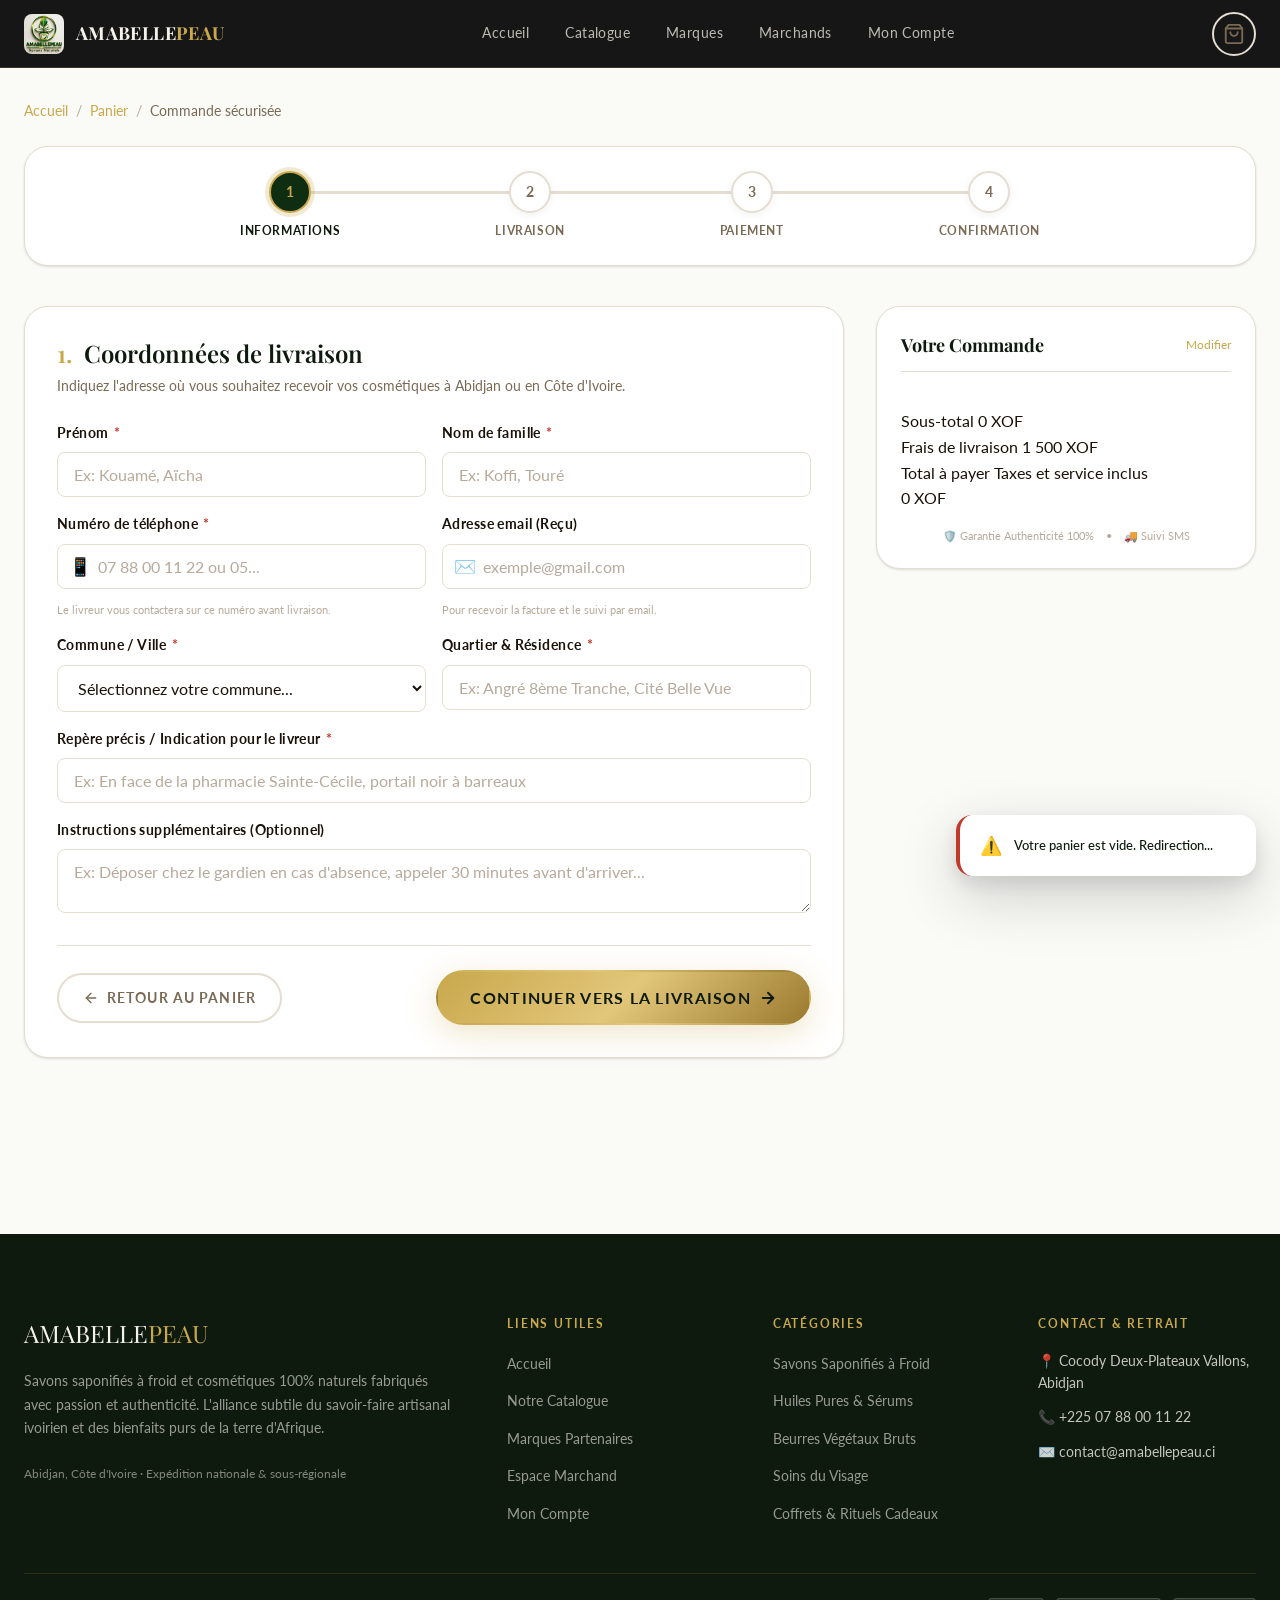
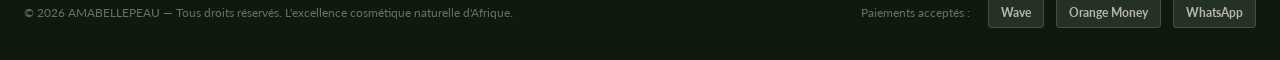
<file: checkout.html>
<!DOCTYPE html>
<html lang="fr">
<head>
  <meta charset="UTF-8">
  <meta name="viewport" content="width=device-width, initial-scale=1.0">
  <title>Paiement & Commande | AMABELLEPEAU - Cosmétiques Naturels de Luxe</title>
  <meta name="description" content="Finalisez votre commande en toute sécurité sur AMABELLEPEAU. Paiement Mobile Money Wave, Orange Money ou WhatsApp à Abidjan.">
  <link rel="icon" type="image/png" href="assets/icons/brand-logo.png">
  <link rel="stylesheet" href="css/main.css">
  
  <style>
    /* ── Styles Spécifiques Checkout ── */
    .checkout-page {
      padding: var(--space-8) 0 var(--space-20);
      min-height: calc(100vh - var(--nav-height) - 400px);
    }

    /* Checkout Stepper Progress */
    .stepper-progress-wrap {
      margin-bottom: var(--space-10);
      background: var(--color-surface);
      border: 1px solid var(--color-border);
      border-radius: var(--radius-xl);
      padding: var(--space-6) var(--space-8);
      box-shadow: var(--shadow-sm);
    }

    .checkout-stepper {
      display: flex;
      justify-content: space-between;
      position: relative;
      max-width: 800px;
      margin: 0 auto;
    }

    .checkout-stepper::before {
      content: '';
      position: absolute;
      top: 20px;
      left: 40px;
      right: 40px;
      height: 3px;
      background: var(--color-border);
      z-index: 1;
    }

    .checkout-stepper-progress-bar {
      position: absolute;
      top: 20px;
      left: 40px;
      height: 3px;
      background: var(--gradient-gold);
      z-index: 2;
      transition: width 0.4s cubic-bezier(0.4, 0, 0.2, 1);
      width: 0%;
    }

    .step-item {
      position: relative;
      z-index: 3;
      display: flex;
      flex-direction: column;
      align-items: center;
      gap: var(--space-2);
      cursor: default;
    }

    .step-item.clickable {
      cursor: pointer;
    }

    .step-bubble {
      width: 42px;
      height: 42px;
      border-radius: 50%;
      background: var(--color-surface);
      border: 2px solid var(--color-border);
      color: var(--color-text-muted);
      font-weight: 700;
      font-size: var(--text-sm);
      display: flex;
      align-items: center;
      justify-content: center;
      transition: var(--transition-base);
      box-shadow: 0 2px 8px rgba(0,0,0,0.06);
    }

    .step-label {
      font-size: var(--text-xs);
      font-weight: 700;
      letter-spacing: 0.05em;
      text-transform: uppercase;
      color: var(--color-text-muted);
      transition: var(--transition-fast);
      white-space: nowrap;
    }

    /* Active Step */
    .step-item.active .step-bubble {
      background: var(--color-green-deep);
      border-color: var(--color-gold);
      color: var(--color-gold);
      box-shadow: 0 0 0 4px rgba(201, 168, 76, 0.25);
    }

    .step-item.active .step-label {
      color: var(--color-black);
      font-weight: 700;
    }

    /* Completed Step */
    .step-item.completed .step-bubble {
      background: var(--color-success);
      border-color: var(--color-success);
      color: #FFFFFF;
    }

    .step-item.completed .step-label {
      color: var(--color-green-deep);
    }

    /* Checkout Layout */
    .checkout-grid {
      display: grid;
      grid-template-columns: 1fr 380px;
      gap: var(--space-8);
      align-items: start;
    }

    .checkout-main-panel {
      background: var(--color-surface);
      border: 1px solid var(--color-border);
      border-radius: var(--radius-xl);
      padding: var(--space-8);
      box-shadow: var(--shadow-sm);
    }

    .step-content {
      display: none;
      animation: fadeIn 0.4s ease forwards;
    }

    .step-content.active {
      display: block;
    }

    .step-title {
      font-size: var(--text-2xl);
      margin-bottom: var(--space-2);
      color: var(--color-black);
      display: flex;
      align-items: center;
      gap: var(--space-3);
    }

    .step-subtitle {
      font-size: var(--text-sm);
      color: var(--color-text-muted);
      margin-bottom: var(--space-6);
    }

    /* Form Grids */
    .form-row {
      display: grid;
      grid-template-columns: 1fr 1fr;
      gap: var(--space-4);
    }

    .form-field-hint {
      font-size: 11px;
      color: var(--color-text-light);
      margin-top: 4px;
    }

    .form-required {
      color: var(--color-error);
      margin-left: 2px;
    }

    /* Error highlight on invalid input */
    .input-error {
      border-color: var(--color-error) !important;
      background: rgba(192, 57, 43, 0.03) !important;
    }

    .input-error-msg {
      color: var(--color-error);
      font-size: 11px;
      margin-top: 4px;
      display: none;
    }

    /* Step Navigation Buttons */
    .step-buttons-row {
      display: flex;
      align-items: center;
      justify-content: space-between;
      margin-top: var(--space-8);
      padding-top: var(--space-6);
      border-top: 1px solid var(--color-border);
      flex-wrap: wrap;
      gap: var(--space-4);
    }

    /* Address Recap Box (Step 2 & 3) */
    .recap-box {
      background: var(--color-surface-alt);
      border: 1px solid var(--color-border);
      border-radius: var(--radius-lg);
      padding: var(--space-5);
      margin-bottom: var(--space-6);
      display: flex;
      justify-content: space-between;
      align-items: flex-start;
      gap: var(--space-4);
    }

    .recap-box-info {
      font-size: var(--text-sm);
      line-height: 1.6;
    }

    .recap-box-title {
      font-size: var(--text-xs);
      font-weight: 700;
      text-transform: uppercase;
      letter-spacing: 0.06em;
      color: var(--color-gold-dark);
      margin-bottom: var(--space-1);
    }

    .recap-box-name {
      font-weight: 700;
      color: var(--color-black);
    }

    .recap-edit-btn {
      background: none;
      border: 1px solid var(--color-border);
      padding: 4px 12px;
      border-radius: var(--radius-full);
      font-size: var(--text-xs);
      font-weight: 700;
      color: var(--color-green-deep);
      cursor: pointer;
      transition: var(--transition-fast);
      white-space: nowrap;
    }

    .recap-edit-btn:hover {
      background: var(--color-surface);
      border-color: var(--color-gold);
      color: var(--color-gold-dark);
    }

    /* Delivery Option Cards */
    .delivery-options-grid {
      display: flex;
      flex-direction: column;
      gap: var(--space-4);
      margin-bottom: var(--space-6);
    }

    .delivery-option-card {
      display: flex;
      align-items: center;
      justify-content: space-between;
      padding: var(--space-5);
      border: 2px solid var(--color-border);
      border-radius: var(--radius-lg);
      cursor: pointer;
      transition: var(--transition-base);
      background: var(--color-surface);
      gap: var(--space-4);
    }

    .delivery-option-card:hover {
      border-color: rgba(201, 168, 76, 0.5);
      box-shadow: var(--shadow-sm);
    }

    .delivery-option-card.selected {
      border-color: var(--color-gold);
      background: rgba(201, 168, 76, 0.04);
      box-shadow: 0 4px 16px rgba(201, 168, 76, 0.15);
    }

    .delivery-left {
      display: flex;
      align-items: center;
      gap: var(--space-4);
    }

    .custom-radio {
      width: 22px;
      height: 22px;
      border-radius: 50%;
      border: 2px solid var(--color-border);
      display: flex;
      align-items: center;
      justify-content: center;
      flex-shrink: 0;
      transition: var(--transition-fast);
    }

    .custom-radio::after {
      content: '';
      width: 10px;
      height: 10px;
      border-radius: 50%;
      background: var(--color-gold);
      opacity: 0;
      transform: scale(0);
      transition: var(--transition-fast);
    }

    .delivery-option-card.selected .custom-radio {
      border-color: var(--color-gold);
    }

    .delivery-option-card.selected .custom-radio::after {
      opacity: 1;
      transform: scale(1);
    }

    .delivery-name {
      font-weight: 700;
      color: var(--color-black);
      font-size: var(--text-base);
      margin-bottom: 2px;
      display: flex;
      align-items: center;
      gap: var(--space-2);
    }

    .delivery-badge-tag {
      font-size: 10px;
      padding: 2px 8px;
      border-radius: var(--radius-full);
      background: rgba(39, 174, 96, 0.12);
      color: var(--color-success);
      font-weight: 700;
      text-transform: uppercase;
    }

    .delivery-desc {
      font-size: var(--text-xs);
      color: var(--color-text-muted);
    }

    .delivery-price {
      font-family: var(--font-display);
      font-size: var(--text-lg);
      font-weight: 700;
      color: var(--color-green-deep);
      text-align: right;
      white-space: nowrap;
    }

    /* STEP 3 - Payment Options */
    .payment-methods-grid {
      display: flex;
      flex-direction: column;
      gap: var(--space-4);
      margin-bottom: var(--space-6);
    }

    .payment-card {
      border: 2px solid var(--color-border);
      border-radius: var(--radius-lg);
      padding: var(--space-5);
      cursor: pointer;
      transition: var(--transition-base);
      background: var(--color-surface);
      position: relative;
    }

    .payment-card:hover {
      border-color: rgba(201, 168, 76, 0.5);
    }

    .payment-card.selected {
      border-color: var(--color-gold);
      background: rgba(201, 168, 76, 0.03);
      box-shadow: 0 4px 20px rgba(201, 168, 76, 0.18);
    }

    .payment-card-header {
      display: flex;
      align-items: center;
      justify-content: space-between;
      gap: var(--space-4);
    }

    .payment-brand-left {
      display: flex;
      align-items: center;
      gap: var(--space-4);
    }

    .payment-icon-box {
      width: 48px;
      height: 48px;
      border-radius: var(--radius-md);
      display: flex;
      align-items: center;
      justify-content: center;
      font-size: 22px;
      font-weight: 900;
      flex-shrink: 0;
      color: #FFFFFF;
    }

    .payment-icon-wave {
      background: #1E90FF;
    }

    .payment-icon-om {
      background: #FF6600;
    }

    .payment-icon-wa {
      background: #25D366;
    }

    .payment-title-text {
      font-size: var(--text-base);
      font-weight: 700;
      color: var(--color-black);
      margin-bottom: 2px;
    }

    .payment-subtitle-text {
      font-size: var(--text-xs);
      color: var(--color-text-muted);
    }

    .payment-card-body {
      margin-top: var(--space-4);
      padding-top: var(--space-4);
      border-top: 1px dashed var(--color-border);
      display: none;
    }

    .payment-card.selected .payment-card-body {
      display: block;
    }

    .payment-phone-input-wrap {
      margin-top: var(--space-3);
    }

    .security-callout {
      background: var(--color-surface-alt);
      border: 1px solid var(--color-border);
      border-radius: var(--radius-md);
      padding: var(--space-4);
      display: flex;
      align-items: center;
      gap: var(--space-3);
      font-size: var(--text-xs);
      color: var(--color-text-muted);
      margin-top: var(--space-6);
    }

    /* STEP 4 - Confirmation Success */
    .confirmation-view {
      text-align: center;
      padding: var(--space-8) var(--space-4);
    }

    /* Animated Checkmark Circle */
    .success-checkmark-circle {
      width: 90px;
      height: 90px;
      margin: 0 auto var(--space-6);
      border-radius: 50%;
      background: rgba(39, 174, 96, 0.1);
      border: 3px solid var(--color-success);
      display: flex;
      align-items: center;
      justify-content: center;
      position: relative;
      animation: pulseGreen 2s infinite;
    }

    @keyframes pulseGreen {
      0% { box-shadow: 0 0 0 0 rgba(39, 174, 96, 0.4); }
      70% { box-shadow: 0 0 0 16px rgba(39, 174, 96, 0); }
      100% { box-shadow: 0 0 0 0 rgba(39, 174, 96, 0); }
    }

    .checkmark-svg {
      width: 48px;
      height: 48px;
      stroke: var(--color-success);
      stroke-width: 3;
      stroke-linecap: round;
      stroke-linejoin: round;
      fill: none;
      stroke-dasharray: 60;
      stroke-dashoffset: 60;
      animation: drawCheckmark 0.8s ease forwards 0.2s;
    }

    @keyframes drawCheckmark {
      to { stroke-dashoffset: 0; }
    }

    .order-number-badge {
      display: inline-block;
      font-family: monospace;
      font-size: var(--text-lg);
      font-weight: 700;
      background: rgba(201, 168, 76, 0.15);
      color: var(--color-green-deep);
      padding: 6px 18px;
      border-radius: var(--radius-full);
      border: 1px solid var(--color-gold);
      margin-bottom: var(--space-4);
      letter-spacing: 0.08em;
    }

    .confirmation-title {
      font-size: var(--text-3xl);
      color: var(--color-black);
      margin-bottom: var(--space-3);
    }

    .confirmation-lead {
      font-size: var(--text-base);
      color: var(--color-text-muted);
      max-width: 540px;
      margin: 0 auto var(--space-8);
      line-height: 1.6;
    }

    .order-receipt-card {
      background: var(--color-surface-alt);
      border: 1px solid var(--color-border);
      border-radius: var(--radius-lg);
      padding: var(--space-6);
      text-align: left;
      max-width: 600px;
      margin: 0 auto var(--space-8);
    }

    .receipt-row {
      display: flex;
      justify-content: space-between;
      font-size: var(--text-sm);
      margin-bottom: var(--space-3);
      color: var(--color-text-muted);
    }

    .receipt-row .label {
      color: var(--color-text-muted);
    }

    .receipt-row .val {
      font-weight: 700;
      color: var(--color-text);
      text-align: right;
    }

    /* Sidebar Summary */
    .checkout-sidebar {
      position: sticky;
      top: calc(var(--nav-height) + var(--space-6));
    }

    .sidebar-cart-card {
      background: var(--color-surface);
      border: 1px solid var(--color-border);
      border-radius: var(--radius-xl);
      padding: var(--space-6);
      box-shadow: var(--shadow-sm);
    }

    .sidebar-title {
      font-family: var(--font-display);
      font-size: var(--text-lg);
      font-weight: 700;
      color: var(--color-black);
      margin-bottom: var(--space-4);
      padding-bottom: var(--space-3);
      border-bottom: 1px solid var(--color-border);
      display: flex;
      justify-content: space-between;
      align-items: center;
    }

    .sidebar-items-preview {
      display: flex;
      flex-direction: column;
      gap: var(--space-3);
      max-height: 260px;
      overflow-y: auto;
      margin-bottom: var(--space-5);
      padding-right: var(--space-2);
    }

    .sidebar-item {
      display: flex;
      align-items: center;
      gap: var(--space-3);
      font-size: var(--text-xs);
    }

    .sidebar-item-thumb {
      width: 44px;
      height: 44px;
      border-radius: var(--radius-sm);
      display: flex;
      align-items: center;
      justify-content: center;
      flex-shrink: 0;
      color: white;
      font-size: 14px;
    }

    .sidebar-item-details {
      flex: 1;
      overflow: hidden;
    }

    .sidebar-item-name {
      font-weight: 700;
      color: var(--color-black);
      white-space: nowrap;
      overflow: hidden;
      text-overflow: ellipsis;
    }

    .sidebar-item-sub {
      color: var(--color-text-muted);
    }

    .sidebar-item-price {
      font-weight: 700;
      color: var(--color-green-deep);
      white-space: nowrap;
    }

    /* Modal for MVP payment confirmation ("J'ai effectué le paiement") */
    .payment-modal-overlay {
      position: fixed;
      inset: 0;
      background: rgba(10, 10, 10, 0.7);
      backdrop-filter: blur(5px);
      z-index: 9999;
      display: none;
      align-items: center;
      justify-content: center;
      padding: var(--space-4);
    }

    .payment-modal-overlay.active {
      display: flex;
    }

    .payment-modal-box {
      background: #FFFFFF;
      border-radius: var(--radius-2xl);
      padding: var(--space-8);
      max-width: 500px;
      width: 100%;
      text-align: center;
      box-shadow: var(--shadow-xl);
      animation: modalIn 0.3s cubic-bezier(0.34, 1.56, 0.64, 1);
      position: relative;
    }

    /* Live Tracking Modal */
    .tracking-timeline {
      margin-top: var(--space-6);
      text-align: left;
      position: relative;
      padding-left: 28px;
    }

    .tracking-timeline::before {
      content: '';
      position: absolute;
      left: 10px;
      top: 10px;
      bottom: 20px;
      width: 2px;
      background: var(--color-border);
    }

    .tracking-step {
      position: relative;
      margin-bottom: var(--space-6);
    }

    .tracking-dot {
      position: absolute;
      left: -28px;
      top: 3px;
      width: 20px;
      height: 20px;
      border-radius: 50%;
      background: #FFFFFF;
      border: 3px solid var(--color-border);
      display: flex;
      align-items: center;
      justify-content: center;
    }

    .tracking-step.done .tracking-dot {
      background: var(--color-success);
      border-color: var(--color-success);
    }

    .tracking-step.active .tracking-dot {
      background: var(--color-gold);
      border-color: var(--color-gold);
      box-shadow: 0 0 0 4px rgba(201, 168, 76, 0.25);
    }

    .tracking-step-title {
      font-size: var(--text-sm);
      font-weight: 700;
      color: var(--color-black);
    }

    .tracking-step-desc {
      font-size: var(--text-xs);
      color: var(--color-text-muted);
      margin-top: 2px;
    }

    /* Responsive */
    @media (max-width: 992px) {
      .checkout-grid {
        grid-template-columns: 1fr;
      }
      .checkout-sidebar {
        position: static;
        margin-top: var(--space-6);
      }
    }

    @media (max-width: 640px) {
      .checkout-stepper {
        padding: 0;
      }
      .checkout-stepper::before, .checkout-stepper-progress-bar {
        left: 20px;
        right: 20px;
      }
      .step-label {
        font-size: 10px;
      }
      .form-row {
        grid-template-columns: 1fr;
      }
      .checkout-main-panel {
        padding: var(--space-5);
      }
    }
  </style>
  <link rel="manifest" href="/manifest.json">
</head>
<body>

  <!-- =====================================================
       NAVBAR
       ===================================================== -->
  <header class="navbar">
    <div class="container">
      <a href="index.html" class="navbar-brand">
        <img src="assets/icons/brand-logo.png" alt="AMABELLEPEAU Logo" class="navbar-logo">
        <div class="navbar-brand-text">
          AMABELLE<span>PEAU</span>
        </div>
      </a>

      <nav class="navbar-nav">
        <a href="index.html" class="navbar-link">Accueil</a>
        <a href="catalogue.html" class="navbar-link">Catalogue</a>
        <a href="marques.html" class="navbar-link">Marques</a>
        <a href="marchand/index.html" class="navbar-link">Marchands</a>
        <a href="compte.html" class="navbar-link">Mon Compte</a>
      </nav>

      <div class="navbar-actions">
        <a href="panier.html" class="cart-badge" title="Retour au panier">
          <button class="btn btn-icon btn-ghost" aria-label="Panier">
            <svg width="22" height="22" viewBox="0 0 24 24" fill="none" stroke="currentColor" stroke-width="2" stroke-linecap="round" stroke-linejoin="round">
              <path d="M6 2L3 6v14a2 2 0 0 0 2 2h14a2 2 0 0 0 2-2V6l-3-4z"></path>
              <line x1="3" y1="6" x2="21" y2="6"></line>
              <path d="M16 10a4 4 0 0 1-8 0"></path>
            </svg>
          </button>
          <span class="cart-badge-count" id="headerCartCount">0</span>
        </a>

        <button class="mobile-menu-toggle" id="mobileMenuBtn" aria-label="Menu Mobile">
          <span></span>
          <span></span>
          <span></span>
        </button>
      </div>
    </div>
  </header>

  <!-- Mobile Drawer Menu -->
  <div class="mobile-nav" id="mobileNav">
    <div style="display: flex; justify-content: space-between; align-items: center; margin-bottom: var(--space-8);">
      <div class="navbar-brand-text" style="color: white;">AMABELLE<span style="color: var(--color-gold);">PEAU</span></div>
      <button id="closeMobileNav" style="background: none; border: none; color: white; font-size: 28px; cursor: pointer;">&times;</button>
    </div>
    <div style="display: flex; flex-direction: column; gap: var(--space-4);">
      <a href="index.html" class="navbar-link" style="font-size: var(--text-lg);">Accueil</a>
      <a href="catalogue.html" class="navbar-link" style="font-size: var(--text-lg);">Catalogue</a>
      <a href="marques.html" class="navbar-link" style="font-size: var(--text-lg);">Marques</a>
      <a href="marchand/index.html" class="navbar-link" style="font-size: var(--text-lg);">Marchands</a>
      <a href="compte.html" class="navbar-link" style="font-size: var(--text-lg);">Mon Compte</a>
      <a href="panier.html" class="navbar-link" style="font-size: var(--text-lg);">Panier</a>
    </div>
  </div>

  <!-- =====================================================
       CHECKOUT MAIN SECTION
       ===================================================== -->
  <main class="checkout-page">
    <div class="container">
      
      <!-- Breadcrumb -->
      <nav class="breadcrumb" aria-label="Fil d'Ariane">
        <a href="index.html">Accueil</a>
        <span class="breadcrumb-sep">/</span>
        <a href="panier.html">Panier</a>
        <span class="breadcrumb-sep">/</span>
        <span id="breadcrumbCurrentStep">Commande sécurisée</span>
      </nav>

      <!-- Multi-step progress indicator -->
      <div class="stepper-progress-wrap">
        <div class="checkout-stepper">
          <div class="checkout-stepper-progress-bar" id="stepperProgressBar"></div>

          <!-- Step 1 Dot -->
          <div class="step-item active" id="stepIndicator1" onclick="navigateToStep(1)">
            <div class="step-bubble">1</div>
            <span class="step-label">Informations</span>
          </div>

          <!-- Step 2 Dot -->
          <div class="step-item" id="stepIndicator2" onclick="navigateToStep(2)">
            <div class="step-bubble">2</div>
            <span class="step-label">Livraison</span>
          </div>

          <!-- Step 3 Dot -->
          <div class="step-item" id="stepIndicator3" onclick="navigateToStep(3)">
            <div class="step-bubble">3</div>
            <span class="step-label">Paiement</span>
          </div>

          <!-- Step 4 Dot -->
          <div class="step-item" id="stepIndicator4">
            <div class="step-bubble">4</div>
            <span class="step-label">Confirmation</span>
          </div>
        </div>
      </div>

      <!-- Checkout 2-column layout (Steps 1, 2, 3) -->
      <div class="checkout-grid" id="checkoutGrid">
        
        <!-- LEFT COLUMN (65%): Step Views -->
        <div class="checkout-main-panel">
          
          <!-- =====================================================
               STEP 1: Informations de livraison
               ===================================================== -->
          <section id="stepContent1" class="step-content active">
            <h1 class="step-title">
              <span style="color: var(--color-gold);">1.</span> Coordonnées de livraison
            </h1>
            <p class="step-subtitle">
              Indiquez l'adresse où vous souhaitez recevoir vos cosmétiques à Abidjan ou en Côte d'Ivoire.
            </p>

            <form id="step1Form" onsubmit="handleStep1Submit(event)" novalidate>
              
              <div class="form-row">
                <div class="form-group">
                  <label class="form-label" for="clientPrenom">Prénom <span class="form-required">*</span></label>
                  <input type="text" id="clientPrenom" class="form-input" placeholder="Ex: Kouamé, Aïcha" required>
                  <div class="input-error-msg" id="errClientPrenom">Veuillez renseigner votre prénom.</div>
                </div>

                <div class="form-group">
                  <label class="form-label" for="clientNom">Nom de famille <span class="form-required">*</span></label>
                  <input type="text" id="clientNom" class="form-input" placeholder="Ex: Koffi, Touré" required>
                  <div class="input-error-msg" id="errClientNom">Veuillez renseigner votre nom.</div>
                </div>
              </div>

              <div class="form-row">
                <div class="form-group">
                  <label class="form-label" for="clientPhone">Numéro de téléphone <span class="form-required">*</span></label>
                  <div class="form-input-icon">
                    <span class="icon">📱</span>
                    <input type="tel" id="clientPhone" class="form-input" placeholder="07 88 00 11 22 ou 05..." required>
                  </div>
                  <span class="form-field-hint">Le livreur vous contactera sur ce numéro avant livraison.</span>
                  <div class="input-error-msg" id="errClientPhone">Veuillez saisir un numéro de téléphone valide à 10 chiffres.</div>
                </div>

                <div class="form-group">
                  <label class="form-label" for="clientEmail">Adresse email (Reçu)</label>
                  <div class="form-input-icon">
                    <span class="icon">✉️</span>
                    <input type="email" id="clientEmail" class="form-input" placeholder="exemple@gmail.com">
                  </div>
                  <span class="form-field-hint">Pour recevoir la facture et le suivi par email.</span>
                </div>
              </div>

              <div class="form-row">
                <div class="form-group">
                  <label class="form-label" for="clientCommune">Commune / Ville <span class="form-required">*</span></label>
                  <select id="clientCommune" class="form-select" required>
                    <option value="" disabled selected>Sélectionnez votre commune...</option>
                    <option value="Cocody">Cocody (Deux-Plateaux, Riviera, Angré...)</option>
                    <option value="Plateau">Plateau (Centre des affaires)</option>
                    <option value="Marcory">Marcory (Zone 4, Biétry, Résidentiel...)</option>
                    <option value="Yopougon">Yopougon</option>
                    <option value="Treichville">Treichville</option>
                    <option value="Koumassi">Koumassi</option>
                    <option value="Port-Bouët">Port-Bouët (Aéroport, Vridi...)</option>
                    <option value="Attécoubé">Attécoubé</option>
                    <option value="Adjamé">Adjamé</option>
                    <option value="Abobo">Abobo</option>
                    <option value="Bingerville">Bingerville</option>
                    <option value="Grand-Bassam">Grand-Bassam</option>
                    <option value="Autre ville">Autre ville de Côte d'Ivoire (Expédition UTB/La Poste)</option>
                  </select>
                  <div class="input-error-msg" id="errClientCommune">Veuillez sélectionner une commune.</div>
                </div>

                <div class="form-group">
                  <label class="form-label" for="clientQuartier">Quartier & Résidence <span class="form-required">*</span></label>
                  <input type="text" id="clientQuartier" class="form-input" placeholder="Ex: Angré 8ème Tranche, Cité Belle Vue" required>
                  <div class="input-error-msg" id="errClientQuartier">Veuillez préciser votre quartier.</div>
                </div>
              </div>

              <div class="form-group">
                <label class="form-label" for="clientLandmark">Repère précis / Indication pour le livreur <span class="form-required">*</span></label>
                <input type="text" id="clientLandmark" class="form-input" placeholder="Ex: En face de la pharmacie Sainte-Cécile, portail noir à barreaux" required>
                <div class="input-error-msg" id="errClientLandmark">Veuillez indiquer un repère connu pour faciliter la livraison.</div>
              </div>

              <div class="form-group">
                <label class="form-label" for="clientNotes">Instructions supplémentaires (Optionnel)</label>
                <textarea id="clientNotes" class="form-textarea" rows="2" placeholder="Ex: Déposer chez le gardien en cas d'absence, appeler 30 minutes avant d'arriver..."></textarea>
              </div>

              <div class="step-buttons-row">
                <a href="panier.html" class="btn btn-ghost">
                  <svg width="16" height="16" viewBox="0 0 24 24" fill="none" stroke="currentColor" stroke-width="2" stroke-linecap="round" stroke-linejoin="round">
                    <line x1="19" y1="12" x2="5" y2="12"></line>
                    <polyline points="12 19 5 12 12 5"></polyline>
                  </svg>
                  Retour au panier
                </a>

                <button type="submit" class="btn btn-primary btn-lg">
                  Continuer vers la livraison
                  <svg width="18" height="18" viewBox="0 0 24 24" fill="none" stroke="currentColor" stroke-width="2.5" stroke-linecap="round" stroke-linejoin="round">
                    <line x1="5" y1="12" x2="19" y2="12"></line>
                    <polyline points="12 5 19 12 12 19"></polyline>
                  </svg>
                </button>
              </div>

            </form>
          </section>

          <!-- =====================================================
               STEP 2: Options de livraison
               ===================================================== -->
          <section id="stepContent2" class="step-content">
            <h1 class="step-title">
              <span style="color: var(--color-gold);">2.</span> Mode de livraison
            </h1>
            <p class="step-subtitle">
              Choisissez votre formule de livraison préférée pour recevoir vos cosmétiques.
            </p>

            <!-- Address Recap Box -->
            <div class="recap-box">
              <div class="recap-box-info">
                <div class="recap-box-title">Adresse de destination</div>
                <div class="recap-box-name" id="recapCustomerName">Kouamé Koffi</div>
                <div id="recapCustomerAddress" style="color: var(--color-text-muted);">Cocody Angré 8ème Tranche, en face de la pharmacie</div>
                <div id="recapCustomerPhone" style="font-size: 12px; color: var(--color-gold-dark); margin-top: 4px;">📱 07 88 00 11 22</div>
              </div>
              <button type="button" class="recap-edit-btn" onclick="navigateToStep(1)">Modifier</button>
            </div>

            <!-- Delivery options selection -->
            <div class="delivery-options-grid">
              
              <!-- Option 1: Standard (Default) -->
              <div class="delivery-option-card selected" id="optStandardDelivery" onclick="selectDeliveryOption('standard', 1500)">
                <div class="delivery-left">
                  <div class="custom-radio"></div>
                  <div>
                    <div class="delivery-name">
                      Livraison Standard Abidjan
                      <span class="delivery-badge-tag">Recommandé</span>
                    </div>
                    <div class="delivery-desc">Livraison soignée sous 24-48h directement à domicile ou au bureau.</div>
                  </div>
                </div>
                <div class="delivery-price">1 500 XOF</div>
              </div>

              <!-- Option 2: Express -->
              <div class="delivery-option-card" id="optExpressDelivery" onclick="selectDeliveryOption('express', 3000)">
                <div class="delivery-left">
                  <div class="custom-radio"></div>
                  <div>
                    <div class="delivery-name">
                      Livraison Express Jour-Même
                    </div>
                    <div class="delivery-desc">Livraison ultra-rapide en moins de 4h (pour toute commande avant 15h).</div>
                  </div>
                </div>
                <div class="delivery-price">3 000 XOF</div>
              </div>

              <!-- Option 3: Retrait boutique Vallons -->
              <div class="delivery-option-card" id="optPickupDelivery" onclick="selectDeliveryOption('pickup', 0)">
                <div class="delivery-left">
                  <div class="custom-radio"></div>
                  <div>
                    <div class="delivery-name">
                      Retrait Gratuit en Boutique
                    </div>
                    <div class="delivery-desc">Disponible sous 24h à notre atelier des Deux-Plateaux Vallons, Cocody.</div>
                  </div>
                </div>
                <div class="delivery-price" style="color: var(--color-success);">Gratuit</div>
              </div>

            </div>

            <div style="background: rgba(201,168,76,0.08); border-left: 3px solid var(--color-gold); padding: var(--space-4); border-radius: var(--radius-md); font-size: var(--text-xs); color: var(--color-text-muted); line-height: 1.5;">
              🌿 Vos flacons et savons sont conditionnés dans des emballages écologiques thermo-isolés pour préserver intacte la fraîcheur des beurres et huiles précieuses.
            </div>

            <div class="step-buttons-row">
              <button type="button" class="btn btn-ghost" onclick="navigateToStep(1)">
                <svg width="16" height="16" viewBox="0 0 24 24" fill="none" stroke="currentColor" stroke-width="2" stroke-linecap="round" stroke-linejoin="round">
                  <line x1="19" y1="12" x2="5" y2="12"></line>
                  <polyline points="12 19 5 12 12 5"></polyline>
                </svg>
                Modifier mes coordonnées
              </button>

              <button type="button" class="btn btn-primary btn-lg" onclick="navigateToStep(3)">
                Continuer vers le paiement
                <svg width="18" height="18" viewBox="0 0 24 24" fill="none" stroke="currentColor" stroke-width="2.5" stroke-linecap="round" stroke-linejoin="round">
                  <line x1="5" y1="12" x2="19" y2="12"></line>
                  <polyline points="12 5 19 12 12 19"></polyline>
                </svg>
              </button>
            </div>

          </section>

          <!-- =====================================================
               STEP 3: Mode de Paiement
               ===================================================== -->
          <section id="stepContent3" class="step-content">
            <h1 class="step-title">
              <span style="color: var(--color-gold);">3.</span> Paiement sécurisé
            </h1>
            <p class="step-subtitle">
              Sélectionnez votre moyen de paiement Mobile Money préféré en Côte d'Ivoire.
            </p>

            <div class="payment-methods-grid">
              
              <!-- Wave Option -->
              <div class="payment-card selected" id="methodWaveCard" onclick="selectPaymentMethod('wave')">
                <div class="payment-card-header">
                  <div class="payment-brand-left">
                    <div class="payment-icon-box payment-icon-wave">🌊</div>
                    <div>
                      <div class="payment-title-text">Wave Côte d'Ivoire</div>
                      <div class="payment-subtitle-text">Paiement instantané sans frais via l'application Wave</div>
                    </div>
                  </div>
                  <div class="custom-radio"></div>
                </div>

                <div class="payment-card-body">
                  <p style="font-size: var(--text-xs); color: var(--color-text-muted); margin-bottom: var(--space-3);">
                    En cliquant sur « Confirmer et Payer », vous serez redirigé vers l'application sécurisée Wave pour valider le montant exact.
                  </p>
                  <div class="form-group payment-phone-input-wrap">
                    <label class="form-label" for="wavePhone">Votre numéro de compte Wave</label>
                    <input type="tel" id="wavePhone" class="form-input" placeholder="Ex: 07 88 00 11 22">
                  </div>
                </div>
              </div>

              <!-- Orange Money Option -->
              <div class="payment-card" id="methodOMCard" onclick="selectPaymentMethod('orangeMoney')">
                <div class="payment-card-header">
                  <div class="payment-brand-left">
                    <div class="payment-icon-box payment-icon-om">🟠</div>
                    <div>
                      <div class="payment-title-text">Orange Money Côte d'Ivoire</div>
                      <div class="payment-subtitle-text">Validation push via l'application OM ou code USSD #144#</div>
                    </div>
                  </div>
                  <div class="custom-radio"></div>
                </div>

                <div class="payment-card-body">
                  <p style="font-size: var(--text-xs); color: var(--color-text-muted); margin-bottom: var(--space-3);">
                    Vous serez redirigé vers le portail officiel sécurisé Orange Money pour autoriser le prélèvement.
                  </p>
                  <div class="form-group payment-phone-input-wrap">
                    <label class="form-label" for="omPhone">Votre numéro Orange Money</label>
                    <input type="tel" id="omPhone" class="form-input" placeholder="Ex: 07 88 00 11 22">
                  </div>
                </div>
              </div>

              <!-- WhatsApp Option -->
              <div class="payment-card" id="methodWhatsAppCard" onclick="selectPaymentMethod('whatsapp')">
                <div class="payment-card-header">
                  <div class="payment-brand-left">
                    <div class="payment-icon-box payment-icon-wa">💬</div>
                    <div>
                      <div class="payment-title-text">Commander via WhatsApp Business</div>
                      <div class="payment-subtitle-text">Discussion directe avec notre service client & paiement assisté</div>
                    </div>
                  </div>
                  <div class="custom-radio"></div>
                </div>

                <div class="payment-card-body">
                  <p style="font-size: var(--text-xs); color: var(--color-text-muted);">
                    Votre panier sera transmis pré-rempli sur WhatsApp à notre conseillère de vente à Abidjan (+225 07 99 10 81 08).
                  </p>
                </div>
              </div>

            </div>

            <!-- Security Assurance Callout -->
            <div class="security-callout">
              <svg width="24" height="24" viewBox="0 0 24 24" fill="none" stroke="currentColor" stroke-width="2" stroke-linecap="round" stroke-linejoin="round" style="color: var(--color-gold); flex-shrink: 0;">
                <rect x="3" y="11" width="18" height="11" rx="2" ry="2"></rect>
                <path d="M7 11V7a5 5 0 0 1 10 0v4"></path>
              </svg>
              <div>
                <strong style="color: var(--color-black);">Paiement 100% Sécurisé & Chiffré</strong><br>
                Vos transactions sont traitées directement par les serveurs agréés de Wave et Orange Money. Aucune donnée bancaire n'est stockée sur notre plateforme.
              </div>
            </div>

            <div class="step-buttons-row">
              <button type="button" class="btn btn-ghost" onclick="navigateToStep(2)">
                <svg width="16" height="16" viewBox="0 0 24 24" fill="none" stroke="currentColor" stroke-width="2" stroke-linecap="round" stroke-linejoin="round">
                  <line x1="19" y1="12" x2="5" y2="12"></line>
                  <polyline points="12 19 5 12 12 5"></polyline>
                </svg>
                Retour à la livraison
              </button>

              <button type="button" id="submitPaymentBtn" class="btn btn-primary btn-lg" onclick="executePayment()">
                <svg width="18" height="18" viewBox="0 0 24 24" fill="none" stroke="currentColor" stroke-width="2.5" stroke-linecap="round" stroke-linejoin="round">
                  <rect x="3" y="11" width="18" height="11" rx="2" ry="2"></rect>
                  <path d="M7 11V7a5 5 0 0 1 10 0v4"></path>
                </svg>
                <span id="submitPaymentBtnText">Confirmer et Payer</span>
              </button>
            </div>

          </section>

        </div>

        <!-- RIGHT COLUMN (35%): Sticky Order Summary Sidebar -->
        <aside class="checkout-sidebar">
          <div class="sidebar-cart-card">
            <div class="sidebar-title">
              <span>Votre Commande</span>
              <a href="panier.html" style="font-size: var(--text-xs); color: var(--color-gold); font-family: var(--font-body); font-weight: normal;">Modifier</a>
            </div>

            <!-- Mini Cart Items Preview -->
            <div class="sidebar-items-preview" id="sidebarItemsList">
              <!-- Rendered via JS -->
            </div>

            <div class="summary-divider"></div>

            <div class="summary-row">
              <span>Sous-total</span>
              <span class="value" id="sideSubtotal">0 XOF</span>
            </div>

            <div class="summary-row discount-row" id="sideDiscountRow" style="display: none;">
              <span>Remise promo (<span id="sideDiscountName"></span>)</span>
              <span class="value" id="sideDiscountVal">-0 XOF</span>
            </div>

            <div class="summary-row">
              <span>Frais de livraison</span>
              <span class="value" id="sideShippingCost">1 500 XOF</span>
            </div>

            <div class="summary-divider"></div>

            <div class="summary-total" style="margin-bottom: 0;">
              <div>
                <span class="summary-total-label">Total à payer</span>
                <span class="summary-total-sub">Taxes et service inclus</span>
              </div>
              <span class="summary-total-amount" id="sideTotal">0 XOF</span>
            </div>

            <div style="margin-top: var(--space-4); display: flex; align-items: center; justify-content: center; gap: var(--space-3); font-size: 11px; color: var(--color-text-light);">
              <span>🛡️ Garantie Authenticité 100%</span>
              <span>•</span>
              <span>🚚 Suivi SMS</span>
            </div>
          </div>
        </aside>

      </div>

      <!-- =====================================================
           STEP 4: Confirmation de Commande (Full Width View)
           ===================================================== -->
      <section id="stepContent4" class="step-content">
        <div class="confirmation-view">
          
          <!-- Animated Checkmark Circle -->
          <div class="success-checkmark-circle">
            <svg class="checkmark-svg" viewBox="0 0 24 24">
              <polyline points="20 6 9 17 4 12"></polyline>
            </svg>
          </div>

          <div class="order-number-badge" id="confirmedOrderNumber">#ABP-000000</div>

          <h1 class="confirmation-title">Votre commande a été passée avec succès !</h1>
          <p class="confirmation-lead">
            Merci pour votre commande chez <strong>AMABELLEPEAU</strong>. Nos artisanes cosméticiennes préparent actuellement vos soins naturels avec le plus grand amour.
          </p>

          <!-- Order Receipt Details -->
          <div class="order-receipt-card">
            <div style="font-family: var(--font-display); font-size: var(--text-lg); font-weight: 700; color: var(--color-black); margin-bottom: var(--space-4); padding-bottom: var(--space-2); border-bottom: 1px solid var(--color-border); display: flex; justify-content: space-between; align-items: center;">
              <span>Détails du règlement</span>
              <span class="tag tag-green">Paiement Validé</span>
            </div>

            <div class="receipt-row">
              <span class="label">Client :</span>
              <span class="val" id="receiptClientName">—</span>
            </div>
            <div class="receipt-row">
              <span class="label">Téléphone de contact :</span>
              <span class="val" id="receiptClientPhone">—</span>
            </div>
            <div class="receipt-row">
              <span class="label">Lieu de livraison :</span>
              <span class="val" id="receiptDeliveryAddress">—</span>
            </div>
            <div class="receipt-row">
              <span class="label">Mode de règlement :</span>
              <span class="val" id="receiptPaymentMethod">Wave CI</span>
            </div>
            <div class="receipt-row">
              <span class="label">Délai estimé :</span>
              <span class="val" id="receiptDeliveryEstimate" style="color: var(--color-green-deep);">Sous 24h à 48h</span>
            </div>
            
            <div class="summary-divider"></div>

            <div class="receipt-row" style="font-size: var(--text-base); margin-bottom: 0;">
              <span class="label" style="font-weight: 700; color: var(--color-black);">Montant total réglé :</span>
              <span class="val" id="receiptTotalPaid" style="font-family: var(--font-display); font-size: var(--text-xl); color: var(--color-green-deep);">0 XOF</span>
            </div>
          </div>

          <!-- Three-Way Confirmation Hub & Branded Invoice Card -->
          <div class="order-receipt-card" style="margin-top: 24px; margin-bottom: 24px; background: #FAF7F2; border: 2px solid var(--color-gold); border-radius: 16px; padding: 24px; text-align: left;">
            <div style="display: flex; align-items: center; justify-content: space-between; margin-bottom: 16px; flex-wrap: wrap; gap: 8px;">
              <div style="display: flex; align-items: center; gap: 10px;">
                <span style="font-size: 26px;">📄</span>
                <div>
                  <h3 style="font-family: var(--font-display); font-size: 18px; margin: 0; color: var(--color-black); font-weight: 700;">Facture Proforma & Reçu Officiel</h3>
                  <p style="font-size: 12px; color: var(--color-text-muted); margin: 0;">Document officiel horodaté avec détails complets et validité fiscale</p>
                </div>
              </div>
              <span class="tag tag-green" style="background: rgba(39, 174, 96, 0.15); color: #27AE60; font-weight: 700; padding: 6px 14px; border-radius: 20px;">✓ Paiement Validé</span>
            </div>

            <!-- Three-Way Notification Cards -->
            <div style="display: grid; grid-template-columns: repeat(auto-fit, minmax(210px, 1fr)); gap: 12px; margin-bottom: 20px;">
              <div style="background: white; border-radius: 10px; padding: 14px; border: 1px solid #E5DDD0;">
                <div style="display:flex; justify-content:space-between; align-items:center;">
                  <span style="font-size: 11px; font-weight: 700; color: var(--color-gold); text-transform: uppercase;">1. Client</span>
                  <span style="font-size: 10px; background: rgba(39,174,96,0.15); color:#27AE60; padding:2px 6px; border-radius:10px; font-weight:700;">Reçu émis</span>
                </div>
                <div style="font-size: 13px; font-weight: 600; color: #0D1A0D; margin-top: 4px;" id="threeWayCustomerName">Client AMABELLEPEAU</div>
                <div style="font-size: 11px; color: #666; margin-top: 2px;">WhatsApp & Facture PDF prêts</div>
              </div>
              <div style="background: white; border-radius: 10px; padding: 14px; border: 1px solid #E5DDD0;">
                <div style="display:flex; justify-content:space-between; align-items:center;">
                  <span style="font-size: 11px; font-weight: 700; color: var(--color-gold); text-transform: uppercase;">2. Marchand</span>
                  <span style="font-size: 10px; background: rgba(201,168,76,0.2); color:#997316; padding:2px 6px; border-radius:10px; font-weight:700;">Bon transmis</span>
                </div>
                <div style="font-size: 13px; font-weight: 600; color: #0D1A0D; margin-top: 4px;" id="threeWayMerchantName">ETS Marie Andrea</div>
                <div style="font-size: 11px; color: #666; margin-top: 2px;">Préparation en cours</div>
              </div>
              <div style="background: white; border-radius: 10px; padding: 14px; border: 1px solid #E5DDD0;">
                <div style="display:flex; justify-content:space-between; align-items:center;">
                  <span style="font-size: 11px; font-weight: 700; color: var(--color-gold); text-transform: uppercase;">3. Administration</span>
                  <span style="font-size: 10px; background: rgba(13,26,13,0.1); color:#0D1A0D; padding:2px 6px; border-radius:10px; font-weight:700;">Archivé</span>
                </div>
                <div style="font-size: 13px; font-weight: 600; color: #0D1A0D; margin-top: 4px;">Plateforme AMABELLEPEAU</div>
                <div style="font-size: 11px; color: #666; margin-top: 2px;">Comptabilité & Suivi centralisé</div>
              </div>
            </div>

            <!-- Direct Quick Action CTAs -->
            <div style="display: flex; gap: 12px; flex-wrap: wrap;">
              <a id="viewInvoiceBtn" href="facture.html" target="_blank" class="btn btn-primary" style="flex: 1; min-width: 220px; text-decoration: none; display: inline-flex; align-items: center; justify-content: center; gap: 8px; font-weight: 700;">
                <svg width="18" height="18" viewBox="0 0 24 24" fill="none" stroke="currentColor" stroke-width="2">
                  <path d="M14 2H6a2 2 0 0 0-2 2v16a2 2 0 0 0 2 2h12a2 2 0 0 0 2-2V8z"></path>
                  <polyline points="14 2 14 8 20 8"></polyline>
                  <line x1="16" y1="13" x2="8" y2="13"></line>
                  <line x1="16" y1="17" x2="8" y2="17"></line>
                </svg>
                Ouvrir la Facture Branded PDF
              </a>

              <a id="whatsappCustomerNoticeBtn" href="#" target="_blank" class="btn" style="flex: 1; min-width: 220px; background: #25D366; color: white; text-decoration: none; display: inline-flex; align-items: center; justify-content: center; gap: 8px; font-weight: 700;">
                <svg width="18" height="18" viewBox="0 0 24 24" fill="currentColor">
                  <path d="M17.472 14.382c-.297-.149-1.758-.867-2.03-.967-.273-.099-.471-.148-.67.15-.197.297-.767.966-.94 1.164-.173.199-.347.223-.644.075-.297-.15-1.255-.463-2.39-1.475-.883-.788-1.48-1.761-1.653-2.059-.173-.297-.018-.458.13-.606.134-.133.298-.347.446-.52.149-.174.198-.298.298-.497.099-.198.05-.371-.025-.52-.075-.149-.669-1.612-.916-2.207-.242-.579-.487-.5-.669-.51-.173-.008-.371-.01-.57-.01-.198 0-.52.074-.792.372-.272.297-1.04 1.016-1.04 2.479 0 1.462 1.065 2.875 1.213 3.074.149.198 2.096 3.2 5.077 4.487.709.306 1.262.489 1.694.625.712.227 1.36.195 1.871.118.571-.085 1.758-.719 2.006-1.413.248-.694.248-1.289.173-1.413-.074-.124-.272-.198-.57-.347m-5.421 7.403h-.004a9.87 9.87 0 01-5.031-1.378l-.361-.214-3.741.982.998-3.648-.235-.374a9.86 9.86 0 01-1.51-5.26c.001-5.45 4.436-9.884 9.888-9.884 2.64 0 5.122 1.03 6.988 2.898a9.825 9.825 0 012.893 6.994c-.003 5.45-4.437 9.884-9.885 9.884m8.413-18.297A11.815 11.815 0 0012.05 0C5.495 0 .16 5.335.157 11.892c0 2.096.547 4.142 1.588 5.945L.057 24l6.305-1.654a11.882 11.882 0 005.683 1.448h.005c6.554 0 11.89-5.335 11.893-11.893a11.821 11.821 0 00-3.48-8.413z"/>
                </svg>
                Recevoir confirmation WhatsApp
              </a>
            </div>
          </div>

          <!-- Actions -->
          <div style="display: flex; justify-content: center; gap: var(--space-4); flex-wrap: wrap;">
            <button type="button" class="btn btn-primary btn-lg" onclick="openTrackingModal()">
              <svg width="18" height="18" viewBox="0 0 24 24" fill="none" stroke="currentColor" stroke-width="2.5" stroke-linecap="round" stroke-linejoin="round">
                <circle cx="12" cy="12" r="10"></circle>
                <polygon points="12 8 8 12 12 16 12 8"></polygon>
              </svg>
              Suivre ma commande en direct
            </button>

            <button type="button" class="btn btn-outline btn-lg" onclick="window.print()">
              <svg width="18" height="18" viewBox="0 0 24 24" fill="none" stroke="currentColor" stroke-width="2" stroke-linecap="round" stroke-linejoin="round">
                <polyline points="6 9 6 2 18 2 18 9"></polyline>
                <path d="M6 18H4a2 2 0 0 1-2-2v-5a2 2 0 0 1 2-2h16a2 2 0 0 1 2 2v5a2 2 0 0 1-2 2h-2"></path>
                <rect x="6" y="14" width="12" height="8"></rect>
              </svg>
              Imprimer le reçu
            </button>

            <a href="index.html" class="btn btn-ghost btn-lg">
              Retour à l'accueil
            </a>
          </div>

        </div>
      </section>

    </div>
  </main>

  <!-- =====================================================
       MVP PAYMENT CONFIRMATION MODAL ("J'ai effectué le paiement")
       ===================================================== -->
  <div class="payment-modal-overlay" id="payment-confirmation-modal">
    <div class="payment-modal-box">
      <div style="width: 68px; height: 68px; border-radius: 50%; background: rgba(201, 168, 76, 0.15); display: flex; align-items: center; justify-content: center; margin: 0 auto var(--space-4); font-size: 30px;">
        💳
      </div>

      <h2 style="font-family: var(--font-display); font-size: var(--text-2xl); color: var(--color-black); margin-bottom: var(--space-2);">
        Paiement en cours...
      </h2>
      
      <p style="font-size: var(--text-sm); color: var(--color-text-muted); line-height: 1.6; margin-bottom: var(--space-6);">
        Une fenêtre sécurisée s'est ouverte pour effectuer le paiement via <strong class="payment-method-name" style="color: var(--color-black);">Wave</strong>.<br>
        Une fois votre transaction approuvée dans l'application, cliquez sur le bouton ci-dessous pour valider votre commande.
      </p>

      <div style="display: flex; flex-direction: column; gap: var(--space-3);">
        <button type="button" class="btn btn-primary btn-lg" style="width: 100%;" onclick="confirmPaymentSuccess()">
          <svg width="18" height="18" viewBox="0 0 24 24" fill="none" stroke="currentColor" stroke-width="2.5" stroke-linecap="round" stroke-linejoin="round">
            <polyline points="20 6 9 17 4 12"></polyline>
          </svg>
          J'ai effectué le paiement
        </button>

        <button type="button" class="btn btn-ghost" onclick="closePaymentModal()">
          Annuler ou changer de méthode
        </button>
      </div>
    </div>
  </div>

  <!-- =====================================================
       LIVE TRACKING MODAL
       ===================================================== -->
  <div class="payment-modal-overlay" id="trackingModal">
    <div class="payment-modal-box" style="text-align: left; max-width: 520px;">
      <div style="display: flex; justify-content: space-between; align-items: center; margin-bottom: var(--space-4); border-bottom: 1px solid var(--color-border); padding-bottom: var(--space-3);">
        <h3 style="font-family: var(--font-display); font-size: var(--text-xl); color: var(--color-black);">
          Suivi de votre commande
        </h3>
        <button type="button" onclick="closeTrackingModal()" style="background:none; border:none; font-size:24px; cursor:pointer;">&times;</button>
      </div>

      <div style="font-size: var(--text-xs); color: var(--color-gold-dark); font-weight: 700; margin-bottom: var(--space-3);">
        NUMÉRO : <span id="trackingModalOrderNumber">#ABP-</span>
      </div>

      <div class="tracking-timeline">
        <div class="tracking-step done">
          <div class="tracking-dot">✓</div>
          <div class="tracking-step-title">Commande reçue & enregistrée</div>
          <div class="tracking-step-desc">Paiement validé avec succès.</div>
        </div>

        <div class="tracking-step active">
          <div class="tracking-dot"></div>
          <div class="tracking-step-title">Préparation à l'atelier AMABELLEPEAU</div>
          <div class="tracking-step-desc">Emballage protecteur et vérification de la qualité des savons.</div>
        </div>

        <div class="tracking-step">
          <div class="tracking-dot"></div>
          <div class="tracking-step-title">Prise en charge par le coursier Abidjan</div>
          <div class="tracking-step-desc">Le livreur vous appellera 30 min avant son arrivée.</div>
        </div>

        <div class="tracking-step">
          <div class="tracking-dot"></div>
          <div class="tracking-step-title">Livraison effectuée</div>
          <div class="tracking-step-desc">Colis remis en main propre.</div>
        </div>
      </div>

      <button type="button" class="btn btn-dark" style="width: 100%; margin-top: var(--space-4);" onclick="closeTrackingModal()">
        Fermer
      </button>
    </div>
  </div>

  <!-- Toast Notification Container -->
  <div class="toast-container" id="toastContainer"></div>

  <!-- =====================================================
       FOOTER
       ===================================================== -->
  <footer class="footer">
    <div class="container">
      <div class="footer-grid">
        
        <div>
          <div class="footer-brand-name">
            AMABELLE<span>PEAU</span>
          </div>
          <p class="footer-description">
            Savons saponifiés à froid et cosmétiques 100% naturels fabriqués avec passion et authenticité. L'alliance subtile du savoir-faire artisanal ivoirien et des bienfaits purs de la terre d'Afrique.
          </p>
          <div style="font-size: var(--text-xs); color: rgba(245, 240, 232, 0.5);">
            Abidjan, Côte d'Ivoire · Expédition nationale & sous-régionale
          </div>
        </div>

        <div>
          <div class="footer-heading">Liens Utiles</div>
          <ul class="footer-links">
            <li><a href="index.html" class="footer-link">Accueil</a></li>
            <li><a href="catalogue.html" class="footer-link">Notre Catalogue</a></li>
            <li><a href="marques.html" class="footer-link">Marques Partenaires</a></li>
            <li><a href="marchand/index.html" class="footer-link">Espace Marchand</a></li>
            <li><a href="compte.html" class="footer-link">Mon Compte</a></li>
          </ul>
        </div>

        <div>
          <div class="footer-heading">Catégories</div>
          <ul class="footer-links">
            <li><a href="catalogue.html?cat=savons" class="footer-link">Savons Saponifiés à Froid</a></li>
            <li><a href="catalogue.html?cat=huiles" class="footer-link">Huiles Pures & Sérums</a></li>
            <li><a href="catalogue.html?cat=beurres" class="footer-link">Beurres Végétaux Bruts</a></li>
            <li><a href="catalogue.html?cat=soins" class="footer-link">Soins du Visage</a></li>
            <li><a href="catalogue.html?cat=coffrets" class="footer-link">Coffrets & Rituels Cadeaux</a></li>
          </ul>
        </div>

        <div>
          <div class="footer-heading">Contact & Retrait</div>
          <ul class="footer-links">
            <li style="font-size: var(--text-sm); color: rgba(245, 240, 232, 0.8);">
              📍 Cocody Deux-Plateaux Vallons, Abidjan
            </li>
            <li style="font-size: var(--text-sm); color: rgba(245, 240, 232, 0.8);">
              📞 +225 07 88 00 11 22
            </li>
            <li style="font-size: var(--text-sm); color: rgba(245, 240, 232, 0.8);">
              ✉️ contact@amabellepeau.ci
            </li>
          </ul>
        </div>

      </div>

      <div class="footer-bottom">
        <div>
          &copy; 2026 AMABELLEPEAU — Tous droits réservés. L'excellence cosmétique naturelle d'Afrique.
        </div>
        <div class="payment-methods">
          <span style="margin-right: 6px;">Paiements acceptés :</span>
          <span class="payment-badge">Wave</span>
          <span class="payment-badge">Orange Money</span>
          <span class="payment-badge">WhatsApp</span>
        </div>
      </div>
    </div>
  </footer>

  <!-- Cart & Payments JS Modules -->
  <script src="js/storage-db.js"></script>
  <script src="js/cart.js"></script>
  <script src="js/payments.js"></script>
  <script src="js/order-invoice-engine.js"></script>

  <!-- =====================================================
       CHECKOUT JAVASCRIPT CONTROLLER
       ===================================================== -->
  <script>
    // State
    let currentStep = 1;
    let cart = [];
    let currentPromo = null;
    let selectedDelivery = { type: 'standard', cost: 1500, label: 'Livraison Standard Abidjan (24-48h)' };
    let selectedPayment = 'wave'; // 'wave' | 'orangeMoney' | 'whatsapp'
    let orderInfo = {
      prenom: '',
      nom: '',
      phone: '',
      email: '',
      commune: '',
      quartier: '',
      landmark: '',
      notes: ''
    };
    let confirmedOrderData = null;

    // Helper: Toast
    function showToast(message, type = 'info') {
      const container = document.getElementById('toastContainer');
      const toast = document.createElement('div');
      toast.className = `toast ${type === 'error' ? 'toast-error' : type === 'success' ? 'toast-success' : ''}`;
      
      let icon = '✨';
      if (type === 'success') icon = '✅';
      if (type === 'error') icon = '⚠️';

      toast.innerHTML = `
        <span style="font-size: 18px;">${icon}</span>
        <div style="flex: 1; font-size: 13px; font-weight: 500; color: var(--color-black);">${message}</div>
      `;
      container.appendChild(toast);

      setTimeout(() => {
        toast.style.animation = 'fadeOut 0.3s forwards';
        setTimeout(() => toast.remove(), 300);
      }, 3500);
    }

    // Load Cart from LocalStorage
    function loadCartData() {
      const saved = localStorage.getItem('amabellepeau_cart');
      if (saved) {
        try {
          cart = JSON.parse(saved);
        } catch (e) {
          cart = [];
        }
      }

      // If cart is empty, redirect or alert
      if (!cart || cart.length === 0) {
        showToast('Votre panier est vide. Redirection...', 'error');
        setTimeout(() => {
          window.location.href = 'panier.html';
        }, 1500);
        return;
      }

      const savedPromo = localStorage.getItem('amabellepeau_promo');
      if (savedPromo) {
        try {
          currentPromo = JSON.parse(savedPromo);
        } catch (e) {
          currentPromo = null;
        }
      }

      // Update Nav Badges
      const totalCount = cart.reduce((acc, item) => acc + item.quantity, 0);
      document.getElementById('headerCartCount').textContent = totalCount;

      renderSidebar();
    }

    // Render Sidebar Order Summary
    function renderSidebar() {
      const listEl = document.getElementById('sidebarItemsList');
      if (!listEl) return;

      listEl.innerHTML = cart.map(item => `
        <div class="sidebar-item">
          <div class="sidebar-item-thumb" style="background: ${item.imageGradient || 'var(--color-green)'};">
            🌿
          </div>
          <div class="sidebar-item-details">
            <div class="sidebar-item-name">${item.name}</div>
            <div class="sidebar-item-sub">Qté: ${item.quantity} · ${formatXOF(item.price)}</div>
          </div>
          <div class="sidebar-item-price">${formatXOF(item.price * item.quantity)}</div>
        </div>
      `).join('');

      calculateCheckoutTotals();
    }

    // Totals Calculation
    function calculateCheckoutTotals() {
      const subtotal = cart.reduce((acc, item) => acc + (item.price * item.quantity), 0);
      document.getElementById('sideSubtotal').textContent = formatXOF(subtotal);

      let discountAmount = 0;
      const discountRow = document.getElementById('sideDiscountRow');
      const discountVal = document.getElementById('sideDiscountVal');
      const discountName = document.getElementById('sideDiscountName');

      if (currentPromo) {
        if (currentPromo.discountPercent) {
          discountAmount = Math.round((subtotal * currentPromo.discountPercent) / 100);
        } else if (currentPromo.discountFixed) {
          discountAmount = Math.min(currentPromo.discountFixed, subtotal);
        }

        discountRow.style.display = 'flex';
        discountName.textContent = currentPromo.code;
        discountVal.textContent = `-${formatXOF(discountAmount)}`;
      } else {
        discountRow.style.display = 'none';
      }

      const shippingCost = selectedDelivery.cost;
      document.getElementById('sideShippingCost').textContent = shippingCost === 0 ? 'Gratuit' : formatXOF(shippingCost);

      const total = Math.max(0, subtotal - discountAmount + shippingCost);
      document.getElementById('sideTotal').textContent = formatXOF(total);

      // Update button text on Step 3
      const btnText = document.getElementById('submitPaymentBtnText');
      if (btnText) {
        btnText.textContent = `Confirmer et Payer ${formatXOF(total)}`;
      }

      return { subtotal, discountAmount, shippingCost, total };
    }

    // Navigation between steps
    function navigateToStep(stepNumber) {
      if (stepNumber < 1 || stepNumber > 4) return;

      // Cannot jump directly to step 2 or 3 without completing Step 1
      if (stepNumber > 1 && currentStep === 1) {
        if (!validateStep1Form()) return;
      }

      currentStep = stepNumber;
      updateStepViews();
    }

    function updateStepViews() {
      // Hide all step views
      for (let i = 1; i <= 4; i++) {
        const el = document.getElementById(`stepContent${i}`);
        if (el) el.classList.remove('active');
        const ind = document.getElementById(`stepIndicator${i}`);
        if (ind) {
          ind.classList.remove('active', 'completed');
          if (i < currentStep) ind.classList.add('completed');
          if (i === currentStep) ind.classList.add('active');
        }
      }

      // Show current step view
      const activeContent = document.getElementById(`stepContent${currentStep}`);
      if (activeContent) activeContent.classList.add('active');

      // Update progress bar
      const bar = document.getElementById('stepperProgressBar');
      if (bar) {
        const percent = ((currentStep - 1) / 3) * 100;
        bar.style.width = `${percent}%`;
      }

      // Hide sidebar on confirmation view (Step 4)
      const grid = document.getElementById('checkoutGrid');
      if (grid) {
        grid.style.display = currentStep === 4 ? 'none' : 'grid';
      }

      // Update breadcrumb
      const breadcrumbStep = document.getElementById('breadcrumbCurrentStep');
      const titles = {
        1: 'Coordonnées de livraison',
        2: 'Mode de livraison',
        3: 'Paiement sécurisé',
        4: 'Confirmation de commande'
      };
      if (breadcrumbStep) breadcrumbStep.textContent = titles[currentStep] || 'Commande';

      window.scrollTo({ top: 0, behavior: 'smooth' });
    }

    // Validation for Step 1
    function validateStep1Form() {
      let isValid = true;

      const prenomInput = document.getElementById('clientPrenom');
      const nomInput = document.getElementById('clientNom');
      const phoneInput = document.getElementById('clientPhone');
      const communeSelect = document.getElementById('clientCommune');
      const quartierInput = document.getElementById('clientQuartier');
      const landmarkInput = document.getElementById('clientLandmark');

      // Helper field validation
      function checkField(input, errId) {
        const errEl = document.getElementById(errId);
        if (!input.value.trim()) {
          input.classList.add('input-error');
          if (errEl) errEl.style.display = 'block';
          isValid = false;
        } else {
          input.classList.remove('input-error');
          if (errEl) errEl.style.display = 'none';
        }
      }

      checkField(prenomInput, 'errClientPrenom');
      checkField(nomInput, 'errClientNom');
      checkField(communeSelect, 'errClientCommune');
      checkField(quartierInput, 'errClientQuartier');
      checkField(landmarkInput, 'errClientLandmark');

      // Phone validation (at least 8-10 digits)
      const phoneVal = phoneInput.value.replace(/[^0-9]/g, '');
      const errPhone = document.getElementById('errClientPhone');
      if (!phoneVal || phoneVal.length < 8) {
        phoneInput.classList.add('input-error');
        if (errPhone) errPhone.style.display = 'block';
        isValid = false;
      } else {
        phoneInput.classList.remove('input-error');
        if (errPhone) errPhone.style.display = 'none';
      }

      if (isValid) {
        // Save into orderInfo state
        orderInfo = {
          prenom: prenomInput.value.trim(),
          nom: nomInput.value.trim(),
          phone: phoneInput.value.trim(),
          email: document.getElementById('clientEmail').value.trim(),
          commune: communeSelect.value,
          quartier: quartierInput.value.trim(),
          landmark: landmarkInput.value.trim(),
          notes: document.getElementById('clientNotes').value.trim()
        };

        // Pre-fill phone inputs for payment step
        const waveInput = document.getElementById('wavePhone');
        const omInput = document.getElementById('omPhone');
        if (waveInput && !waveInput.value) waveInput.value = orderInfo.phone;
        if (omInput && !omInput.value) omInput.value = orderInfo.phone;

        // Update Address Recap in Step 2
        document.getElementById('recapCustomerName').textContent = `${orderInfo.prenom} ${orderInfo.nom}`;
        document.getElementById('recapCustomerAddress').textContent = `${orderInfo.commune}, ${orderInfo.quartier} (${orderInfo.landmark})`;
        document.getElementById('recapCustomerPhone').textContent = `📱 ${orderInfo.phone}`;
      }

      return isValid;
    }

    function handleStep1Submit(e) {
      e.preventDefault();
      if (validateStep1Form()) {
        navigateToStep(2);
      } else {
        showToast('Veuillez compléter les champs obligatoires en rouge.', 'error');
      }
    }

    // Step 2: Delivery Option Selection
    function selectDeliveryOption(type, cost) {
      selectedDelivery.type = type;
      selectedDelivery.cost = cost;

      if (type === 'standard') selectedDelivery.label = 'Livraison Standard Abidjan (24-48h)';
      if (type === 'express') selectedDelivery.label = 'Livraison Express Jour-Même (Moins de 4h)';
      if (type === 'pickup') selectedDelivery.label = 'Retrait Gratuit Boutique Vallons, Cocody';

      document.getElementById('optStandardDelivery').classList.toggle('selected', type === 'standard');
      document.getElementById('optExpressDelivery').classList.toggle('selected', type === 'express');
      document.getElementById('optPickupDelivery').classList.toggle('selected', type === 'pickup');

      calculateCheckoutTotals();
    }

    // Step 3: Payment Method Selection
    function selectPaymentMethod(method) {
      selectedPayment = method;

      document.getElementById('methodWaveCard').classList.toggle('selected', method === 'wave');
      document.getElementById('methodOMCard').classList.toggle('selected', method === 'orangeMoney');
      document.getElementById('methodWhatsAppCard').classList.toggle('selected', method === 'whatsapp');
    }

    // Execute Payment with payments.js
    function executePayment() {
      const { total } = calculateCheckoutTotals();
      const orderNumber = typeof generateOrderNumber === 'function' ? generateOrderNumber() : `ABP-${Date.now().toString(36).toUpperCase()}`;

      const orderData = {
        orderNumber,
        total,
        customerName: `${orderInfo.prenom} ${orderInfo.nom}`,
        phone: orderInfo.phone,
        address: `${orderInfo.commune}, ${orderInfo.quartier} (${orderInfo.landmark})`,
        deliveryMethod: selectedDelivery.label,
        items: cart.map(i => ({
          name: i.name,
          qty: i.quantity,
          price: i.price
        }))
      };

      confirmedOrderData = orderData;

      // Call payment integration from js/payments.js
      if (typeof initiatePayment === 'function') {
        initiatePayment(selectedPayment, orderData);
      } else {
        // Fallback if payments.js not loaded
        window.open('https://pay.wave.com/m/M_ci_1F_--SCMirUC/c/ci/', '_blank');
        const modal = document.getElementById('payment-confirmation-modal');
        if (modal) modal.classList.add('active');
      }
    }

    // When customer confirms they have paid
    function confirmPaymentSuccess() {
      closePaymentModal();

      if (!confirmedOrderData) {
        const { total } = calculateCheckoutTotals();
        confirmedOrderData = {
          orderNumber: `ABP-${Date.now().toString(36).toUpperCase()}`,
          total,
          customerName: `${orderInfo.prenom} ${orderInfo.nom}`,
          phone: orderInfo.phone,
          address: `${orderInfo.commune}, ${orderInfo.quartier} (${orderInfo.landmark})`
        };
      }

      // Populate Step 4 confirmation details
      document.getElementById('confirmedOrderNumber').textContent = confirmedOrderData.orderNumber;
      document.getElementById('trackingModalOrderNumber').textContent = confirmedOrderData.orderNumber;
      document.getElementById('receiptClientName').textContent = confirmedOrderData.customerName || `${orderInfo.prenom} ${orderInfo.nom}`;
      document.getElementById('receiptClientPhone').textContent = confirmedOrderData.phone || orderInfo.phone;
      document.getElementById('receiptDeliveryAddress').textContent = confirmedOrderData.address || `${orderInfo.commune}, ${orderInfo.quartier}`;
      
      const paymentLabels = {
        wave: 'Wave CI (Direct Mobile)',
        orangeMoney: 'Orange Money CI',
        whatsapp: 'WhatsApp Business'
      };
      document.getElementById('receiptPaymentMethod').textContent = paymentLabels[selectedPayment] || 'Mobile Money';
      document.getElementById('receiptTotalPaid').textContent = formatXOF(confirmedOrderData.total);

      // Create full order record in OrderInvoiceEngine
      let registeredOrder = null;
      if (typeof OrderInvoiceEngine !== 'undefined') {
        const { subtotal, discountAmount } = calculateCheckoutTotals();
        registeredOrder = OrderInvoiceEngine.createOrder({
          orderNumber: confirmedOrderData.orderNumber,
          customerName: confirmedOrderData.customerName || `${orderInfo.prenom} ${orderInfo.nom}`,
          phone: confirmedOrderData.phone || orderInfo.phone,
          email: orderInfo.email || '',
          commune: orderInfo.commune || 'Abidjan',
          address: confirmedOrderData.address || `${orderInfo.commune}, ${orderInfo.quartier}`,
          landmark: orderInfo.landmark || '',
          deliveryMethod: selectedDelivery ? selectedDelivery.label : 'Livraison Standard Abidjan (24-48h)',
          deliveryFee: selectedDelivery ? selectedDelivery.cost : 1500,
          subtotal: subtotal,
          discount: discountAmount,
          total: confirmedOrderData.total,
          paymentMethod: selectedPayment,
          paymentLabel: paymentLabels[selectedPayment] || 'Mobile Money',
          paymentStatus: 'succeeded',
          orderStatus: 'payment_received',
          items: cart.map(it => ({
            id: it.id,
            name: it.name,
            price: it.price,
            qty: it.quantity || it.qty || 1,
            merchant: it.merchant || 'ETS Marie Andrea',
            merchantId: it.merchantId || 'ets-marie-andrea'
          })),
          itemsRaw: cart
        });
      }

      // Update Three-Way DOM cards
      const custNameEl = document.getElementById('threeWayCustomerName');
      if (custNameEl) custNameEl.textContent = confirmedOrderData.customerName || `${orderInfo.prenom} ${orderInfo.nom}`;

      const merchNameEl = document.getElementById('threeWayMerchantName');
      if (merchNameEl && registeredOrder) merchNameEl.textContent = registeredOrder.merchant || 'ETS Marie Andrea';

      // Update invoice button link
      const invoiceUrl = `facture.html?id=${confirmedOrderData.orderNumber}`;
      const viewInvoiceBtn = document.getElementById('viewInvoiceBtn');
      if (viewInvoiceBtn) viewInvoiceBtn.href = invoiceUrl;

      // Update customer WhatsApp notice button link
      const custWaBtn = document.getElementById('whatsappCustomerNoticeBtn');
      if (custWaBtn && registeredOrder && typeof OrderInvoiceEngine !== 'undefined') {
        custWaBtn.href = OrderInvoiceEngine.buildCustomerWhatsAppUrl(registeredOrder);
      } else if (custWaBtn) {
        custWaBtn.href = `https://wa.me/2250799108108?text=${encodeURIComponent('Bonjour, voici ma commande ' + confirmedOrderData.orderNumber + ' - Facture: ' + window.location.origin + '/' + invoiceUrl)}`;
      }

      // Clear cart from LocalStorage
      localStorage.removeItem('amabellepeau_cart');
      localStorage.removeItem('amabellepeau_promo');
      const cartCountEl = document.getElementById('headerCartCount');
      if (cartCountEl) cartCountEl.textContent = '0';

      // Move to Step 4
      navigateToStep(4);
      showToast('Félicitations ! Votre commande a été confirmée et la facture générée.', 'success');
    }

    function closePaymentModal() {
      const modal = document.getElementById('payment-confirmation-modal');
      if (modal) modal.classList.remove('active');
    }

    // Tracking Modal Handlers
    function openTrackingModal() {
      const modal = document.getElementById('trackingModal');
      if (modal) modal.classList.add('active');
    }

    function closeTrackingModal() {
      const modal = document.getElementById('trackingModal');
      if (modal) modal.classList.remove('active');
    }

    // Mobile nav toggle
    const mobileMenuBtn = document.getElementById('mobileMenuBtn');
    const mobileNav = document.getElementById('mobileNav');
    const closeMobileNav = document.getElementById('closeMobileNav');

    mobileMenuBtn?.addEventListener('click', () => mobileNav.classList.add('active'));
    closeMobileNav?.addEventListener('click', () => mobileNav.classList.remove('active'));

    // Initialize on page load
    window.addEventListener('DOMContentLoaded', () => {
      loadCartData();
    });
  </script>

  <!-- Offline Service Worker Registration -->
  <script>
    if ('serviceWorker' in navigator) {
      window.addEventListener('load', () => {
        navigator.serviceWorker.register('/sw.js')
          .then(reg => console.log('ABP Service Worker registered:', reg.scope))
          .catch(err => console.warn('ABP Service Worker registration failed:', err));
      });
    }
  </script>
</body>
</html>
</file>
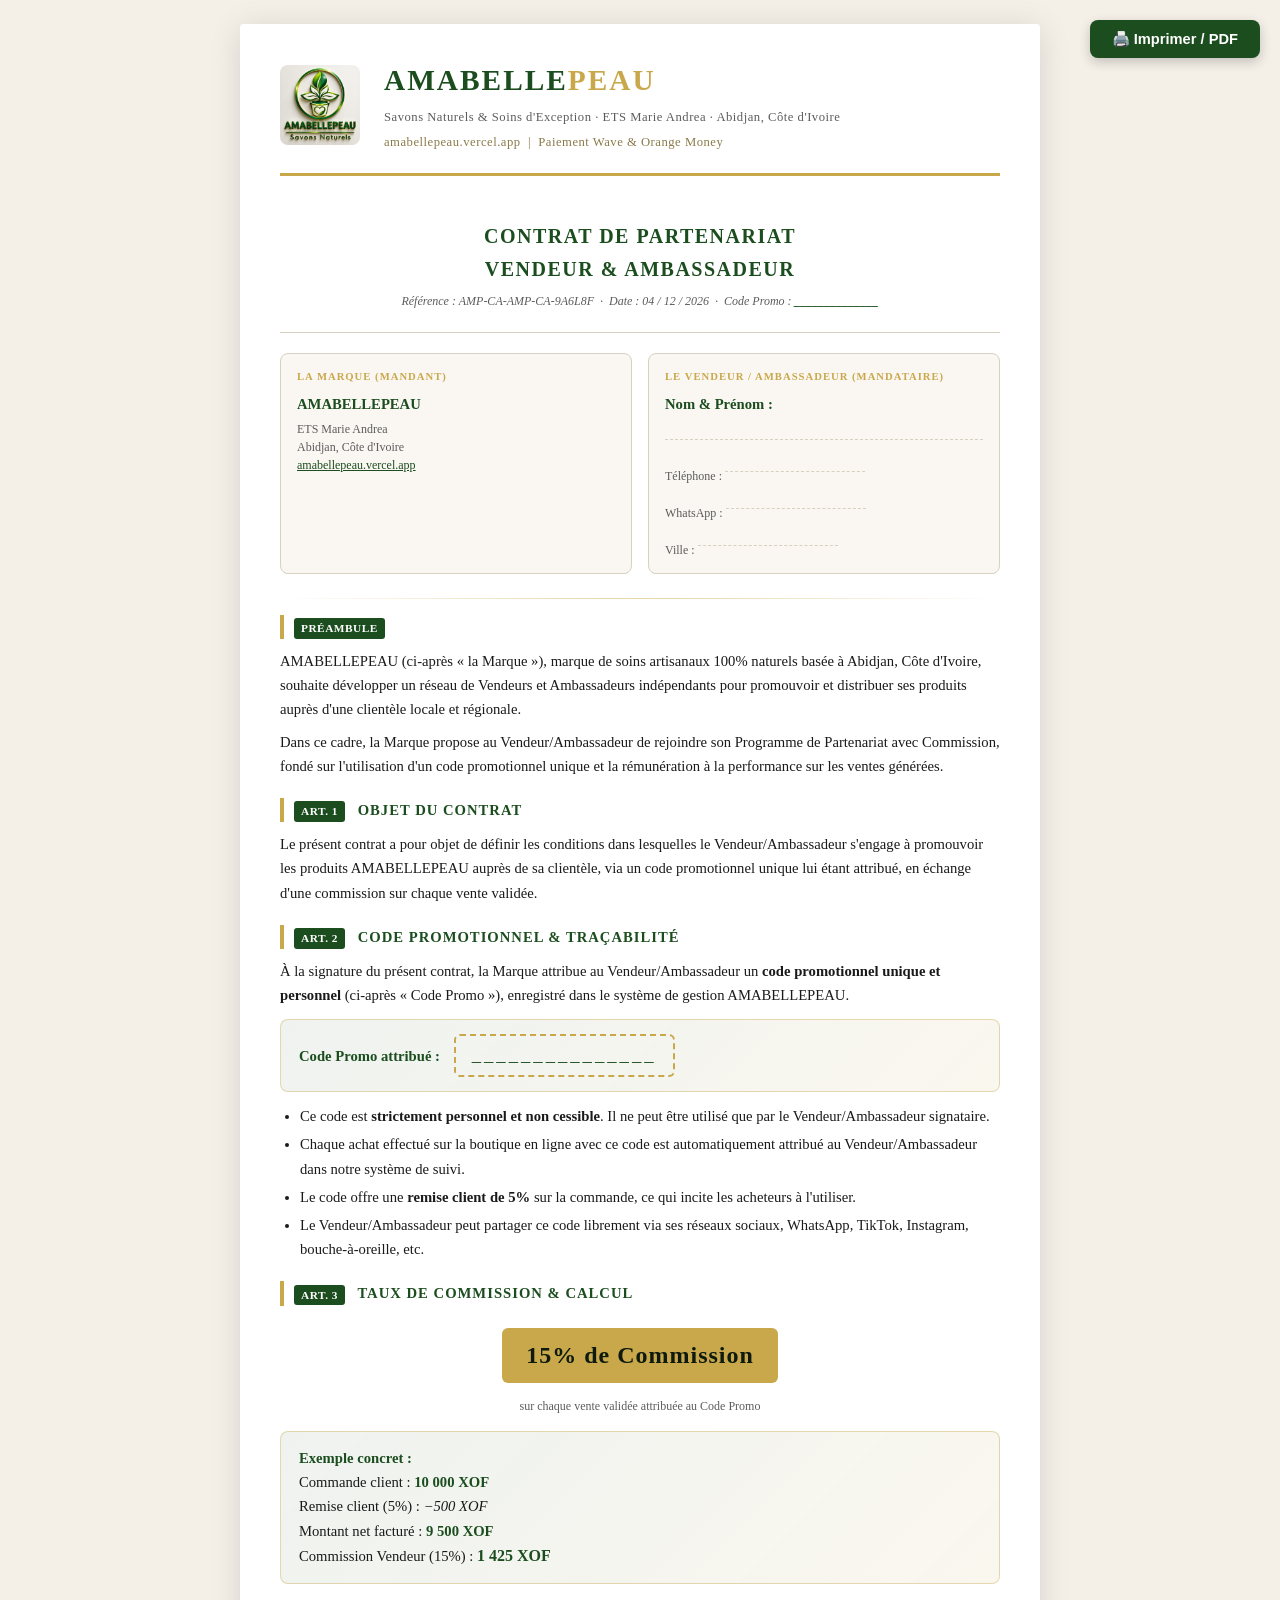
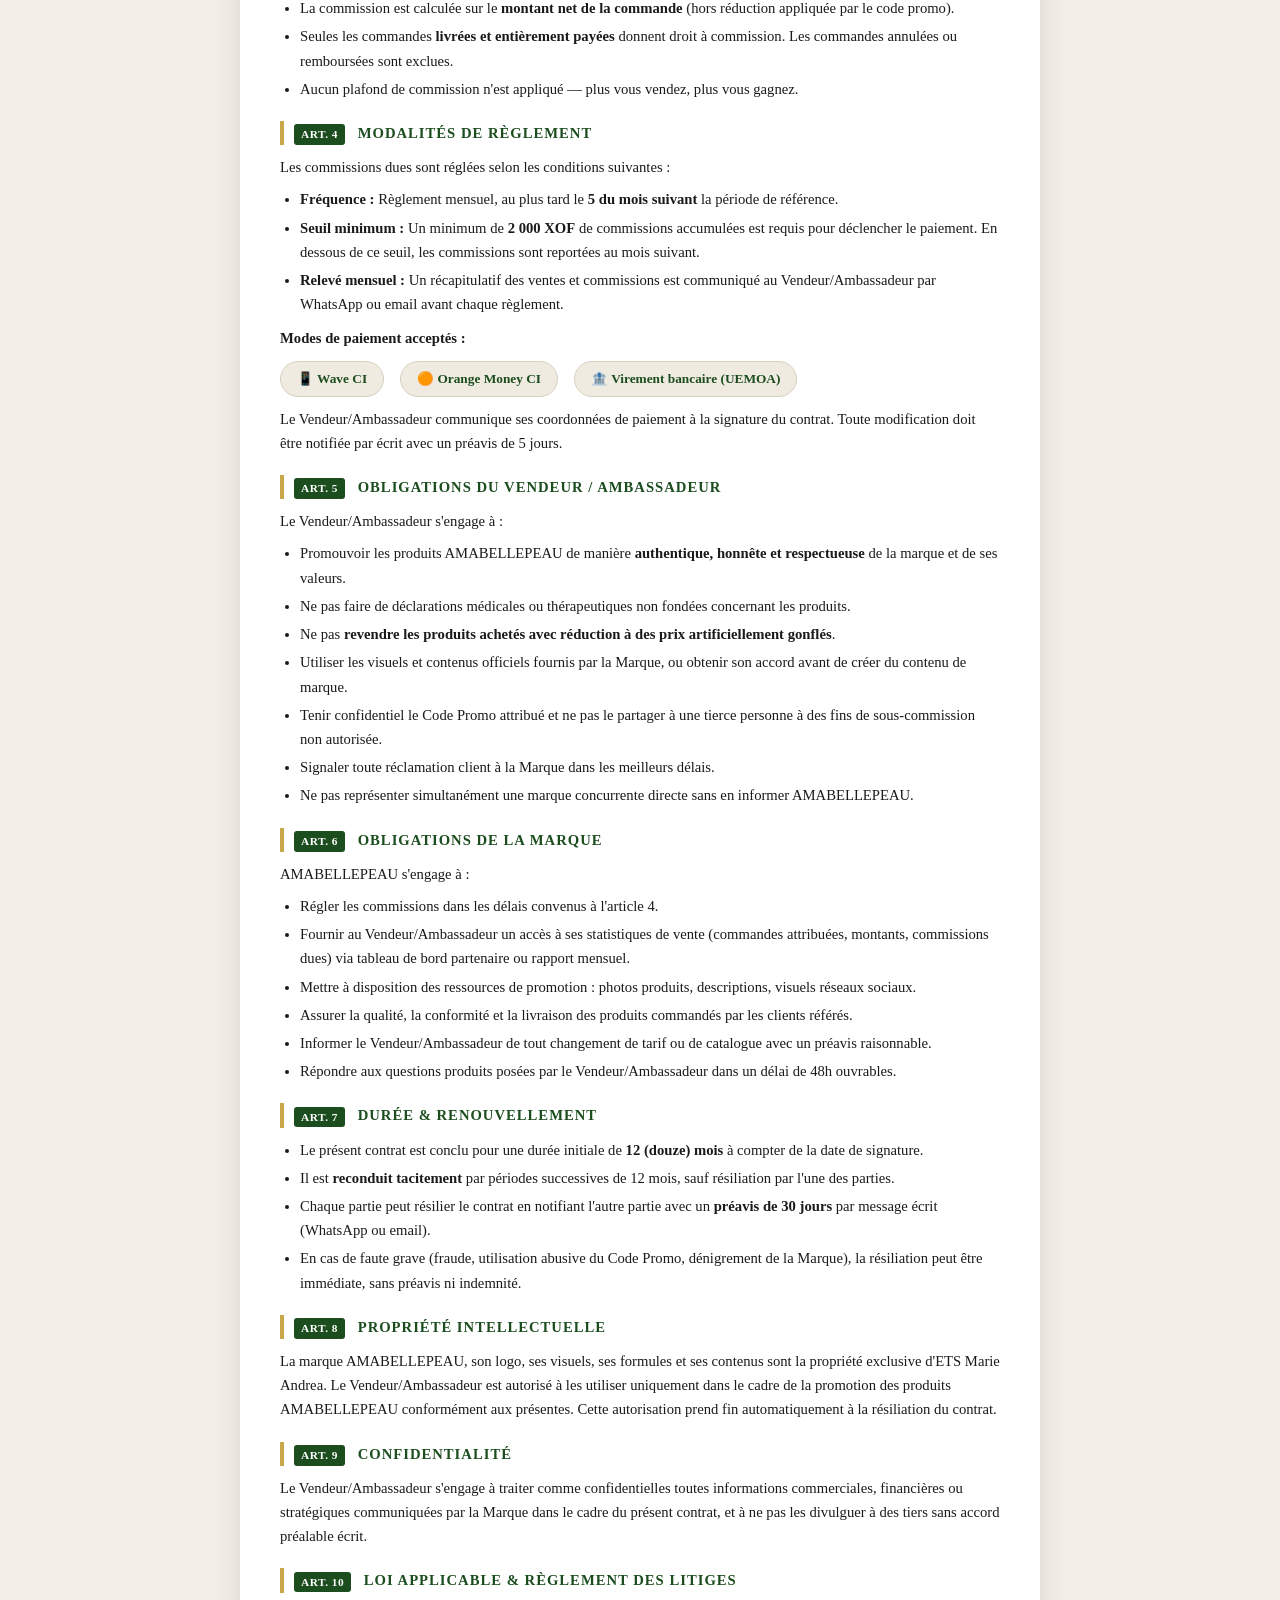
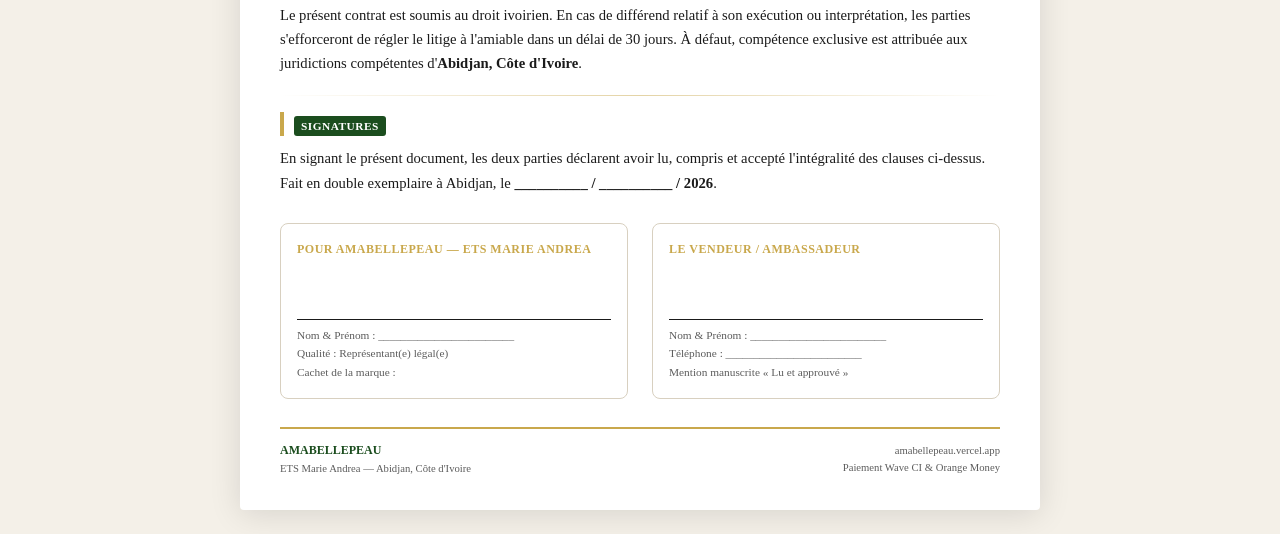
<file: commission-agreement.html>
﻿<!DOCTYPE html>
<html lang="fr">
<head>
  <meta charset="UTF-8">
  <meta name="viewport" content="width=device-width, initial-scale=1.0">
  <title>Contrat de Partenariat Vendeur & Ambassadeur — AMABELLEPEAU</title>
  <style>
    /* ── Print & Screen Reset ── */
    *, *::before, *::after { box-sizing: border-box; margin: 0; padding: 0; }

    :root {
      --green-dark:  #0D1A0D;
      --green:       #1B4D1E;
      --green-light: #2D6E31;
      --gold:        #C9A84C;
      --gold-light:  #E8C86A;
      --cream:       #FAF7F2;
      --cream-dark:  #F0EBE0;
      --text:        #1A1A1A;
      --text-muted:  #5C5C5C;
      --border:      #D8D0C0;
    }

    @page {
      size: A4 portrait;
      margin: 18mm 16mm 18mm 16mm;
    }

    body {
      font-family: 'Georgia', 'Times New Roman', serif;
      font-size: 11pt;
      line-height: 1.65;
      color: var(--text);
      background: white;
    }

    /* ── Document wrapper ── */
    .document {
      max-width: 800px;
      margin: 0 auto;
      padding: 32px 40px;
      background: white;
    }

    /* ── Header / Cover ── */
    .doc-header {
      display: flex;
      align-items: center;
      gap: 24px;
      border-bottom: 3px solid var(--gold);
      padding-bottom: 20px;
      margin-bottom: 24px;
    }
    .doc-header img {
      width: 80px;
      height: 80px;
      object-fit: contain;
      border-radius: 8px;
    }
    .doc-header-text {}
    .doc-brand {
      font-size: 22pt;
      font-weight: bold;
      color: var(--green);
      letter-spacing: 2px;
    }
    .doc-brand span { color: var(--gold); }
    .doc-tagline {
      font-size: 9.5pt;
      color: var(--text-muted);
      letter-spacing: 0.5px;
      margin-top: 3px;
    }

    /* ── Document Title ── */
    .doc-title-block {
      text-align: center;
      padding: 20px 0;
      margin-bottom: 20px;
      border-bottom: 1px solid var(--border);
    }
    .doc-title {
      font-size: 15pt;
      font-weight: bold;
      color: var(--green);
      text-transform: uppercase;
      letter-spacing: 1.5px;
      margin-bottom: 6px;
    }
    .doc-ref {
      font-size: 9pt;
      color: var(--text-muted);
      font-style: italic;
    }

    /* ── Info Box (Parties) ── */
    .parties-grid {
      display: grid;
      grid-template-columns: 1fr 1fr;
      gap: 16px;
      margin-bottom: 24px;
    }
    .party-box {
      border: 1px solid var(--border);
      border-radius: 8px;
      padding: 14px 16px;
      background: var(--cream);
    }
    .party-label {
      font-size: 8pt;
      font-weight: bold;
      text-transform: uppercase;
      letter-spacing: 1px;
      color: var(--gold);
      margin-bottom: 6px;
    }
    .party-name {
      font-size: 11pt;
      font-weight: bold;
      color: var(--green);
      margin-bottom: 4px;
    }
    .party-detail {
      font-size: 9pt;
      color: var(--text-muted);
      line-height: 1.5;
    }
    .party-field {
      border-bottom: 1px dashed var(--border);
      min-height: 20px;
      margin: 4px 0 8px;
      display: block;
    }

    /* ── Section headers ── */
    .section {
      margin-bottom: 20px;
      page-break-inside: avoid;
    }
    .section-title {
      font-size: 11pt;
      font-weight: bold;
      color: var(--green);
      text-transform: uppercase;
      letter-spacing: 1px;
      border-left: 4px solid var(--gold);
      padding-left: 10px;
      margin-bottom: 10px;
    }
    .article-num {
      display: inline-block;
      background: var(--green);
      color: white;
      font-size: 8.5pt;
      font-weight: bold;
      border-radius: 3px;
      padding: 1px 7px;
      margin-right: 8px;
      vertical-align: middle;
      letter-spacing: 0.5px;
    }

    p { margin-bottom: 8px; }

    /* ── Highlight boxes ── */
    .highlight-box {
      background: linear-gradient(135deg, rgba(27,77,30,0.07), rgba(201,168,76,0.09));
      border: 1px solid rgba(201,168,76,0.4);
      border-radius: 8px;
      padding: 14px 18px;
      margin: 12px 0;
    }
    .highlight-box strong { color: var(--green); }

    /* ── Commission rate badge ── */
    .commission-badge {
      display: inline-block;
      background: var(--gold);
      color: var(--green-dark);
      font-size: 18pt;
      font-weight: bold;
      padding: 8px 24px;
      border-radius: 6px;
      letter-spacing: 1px;
      margin: 8px 0;
    }

    /* ── List styles ── */
    ul, ol {
      padding-left: 20px;
      margin-bottom: 10px;
    }
    li { margin-bottom: 4px; }

    /* ── Payment methods ── */
    .payment-methods {
      display: flex;
      gap: 16px;
      margin: 10px 0;
      flex-wrap: wrap;
    }
    .payment-pill {
      background: var(--cream-dark);
      border: 1px solid var(--border);
      border-radius: 20px;
      padding: 6px 16px;
      font-size: 10pt;
      font-weight: bold;
      color: var(--green);
    }

    /* ── Signature section ── */
    .signature-grid {
      display: grid;
      grid-template-columns: 1fr 1fr;
      gap: 24px;
      margin-top: 28px;
    }
    .signature-block {
      border: 1px solid var(--border);
      border-radius: 8px;
      padding: 16px;
    }
    .signature-label {
      font-size: 9pt;
      font-weight: bold;
      color: var(--gold);
      text-transform: uppercase;
      letter-spacing: 0.5px;
      margin-bottom: 8px;
    }
    .signature-line {
      border-bottom: 1px solid var(--text);
      height: 50px;
      margin: 10px 0 6px;
    }
    .signature-info {
      font-size: 8.5pt;
      color: var(--text-muted);
    }

    /* ── Footer ── */
    .doc-footer {
      border-top: 2px solid var(--gold);
      padding-top: 12px;
      margin-top: 28px;
      display: flex;
      justify-content: space-between;
      align-items: center;
      font-size: 8pt;
      color: var(--text-muted);
    }
    .doc-footer-brand {
      font-weight: bold;
      color: var(--green);
      font-size: 9pt;
    }

    /* ── Gold rule ── */
    .gold-rule {
      border: none;
      height: 1px;
      background: linear-gradient(to right, transparent, var(--gold), transparent);
      margin: 16px 0;
      opacity: 0.5;
    }

    /* ── Print styles ── */
    @media print {
      body { font-size: 10pt; }
      .document { padding: 0; max-width: 100%; }
      .no-print { display: none !important; }
      .section { page-break-inside: avoid; }
      .signature-grid { page-break-inside: avoid; }
      a { color: var(--green) !important; text-decoration: none; }
    }

    /* ── Screen-only enhancements ── */
    @media screen {
      body { background: #f4f0e8; }
      .document {
        box-shadow: 0 4px 32px rgba(0,0,0,0.12);
        border-radius: 4px;
        margin: 24px auto;
      }
      .print-btn {
        position: fixed;
        top: 20px;
        right: 20px;
        background: var(--green);
        color: white;
        border: none;
        border-radius: 8px;
        padding: 10px 22px;
        font-size: 11pt;
        font-weight: bold;
        cursor: pointer;
        box-shadow: 0 4px 12px rgba(0,0,0,0.2);
        z-index: 999;
        transition: background 0.2s;
      }
      .print-btn:hover { background: var(--gold); color: var(--green-dark); }
    }
  </style>
  <link rel="manifest" href="/manifest.json">
</head>
<body>

<!-- Screen-only Print Button -->
<button class="print-btn no-print" onclick="window.print()">🖨️ Imprimer / PDF</button>

<div class="document">

  <!-- ── HEADER ── -->
  <div class="doc-header">
    <img src="assets/icons/brand-logo.png" alt="AMABELLEPEAU Logo" onerror="this.style.display='none'">
    <div class="doc-header-text">
      <div class="doc-brand">AMABELLE<span>PEAU</span></div>
      <div class="doc-tagline">Savons Naturels &amp; Soins d'Exception · ETS Marie Andrea · Abidjan, Côte d'Ivoire</div>
      <div class="doc-tagline" style="margin-top:4px; color: #8a7a4a;">amabellepeau.vercel.app &nbsp;|&nbsp; Paiement Wave &amp; Orange Money</div>
    </div>
  </div>

  <!-- ── DOCUMENT TITLE ── -->
  <div class="doc-title-block">
    <div class="doc-title">Contrat de Partenariat<br>Vendeur &amp; Ambassadeur</div>
    <div class="doc-ref">
      Référence : AMP-CA-<span id="refNum">______</span> &nbsp;&middot;&nbsp;
      Date : <span id="docDate">____ / ____ / 2026</span> &nbsp;&middot;&nbsp;
      Code Promo : <strong style="color:#1B4D1E;">______________</strong>
    </div>
  </div>

  <!-- ── PARTIES ── -->
  <div class="parties-grid">
    <div class="party-box">
      <div class="party-label">La Marque (Mandant)</div>
      <div class="party-name">AMABELLEPEAU</div>
      <div class="party-detail">
        ETS Marie Andrea<br>
        Abidjan, Côte d'Ivoire<br>
        <a href="https://amabellepeau.vercel.app" style="color:#1B4D1E;">amabellepeau.vercel.app</a>
      </div>
    </div>
    <div class="party-box">
      <div class="party-label">Le Vendeur / Ambassadeur (Mandataire)</div>
      <div class="party-name">Nom &amp; Prénom :</div>
      <span class="party-field"></span>
      <div class="party-detail">
        Téléphone : <span class="party-field" style="display:inline-block;width:140px;"></span><br>
        WhatsApp : <span class="party-field" style="display:inline-block;width:140px;"></span><br>
        Ville : <span class="party-field" style="display:inline-block;width:140px;"></span>
      </div>
    </div>
  </div>

  <hr class="gold-rule">

  <!-- ── PRÉAMBULE ── -->
  <div class="section">
    <div class="section-title"><span class="article-num">PRÉAMBULE</span></div>
    <p>
      AMABELLEPEAU (ci-après « la Marque »), marque de soins artisanaux 100% naturels basée à Abidjan,
      Côte d'Ivoire, souhaite développer un réseau de Vendeurs et Ambassadeurs indépendants pour
      promouvoir et distribuer ses produits auprès d'une clientèle locale et régionale.
    </p>
    <p>
      Dans ce cadre, la Marque propose au Vendeur/Ambassadeur de rejoindre son Programme de Partenariat
      avec Commission, fondé sur l'utilisation d'un code promotionnel unique et la rémunération à la
      performance sur les ventes générées.
    </p>
  </div>

  <!-- ── ART. 1 : OBJET ── -->
  <div class="section">
    <div class="section-title"><span class="article-num">Art. 1</span> Objet du Contrat</div>
    <p>
      Le présent contrat a pour objet de définir les conditions dans lesquelles le Vendeur/Ambassadeur
      s'engage à promouvoir les produits AMABELLEPEAU auprès de sa clientèle, via un code promotionnel
      unique lui étant attribué, en échange d'une commission sur chaque vente validée.
    </p>
  </div>

  <!-- ── ART. 2 : CODE PROMO ── -->
  <div class="section">
    <div class="section-title"><span class="article-num">Art. 2</span> Code Promotionnel &amp; Traçabilité</div>
    <p>
      À la signature du présent contrat, la Marque attribue au Vendeur/Ambassadeur un <strong>code
      promotionnel unique et personnel</strong> (ci-après « Code Promo »), enregistré dans le système
      de gestion AMABELLEPEAU.
    </p>
    <div class="highlight-box">
      <strong>Code Promo attribué :</strong>
      <span style="font-size:14pt; letter-spacing:3px; color:#1B4D1E; display:inline-block; margin-left:10px; border: 2px dashed #C9A84C; padding:4px 16px; border-radius:6px;">_______________</span>
    </div>
    <ul>
      <li>Ce code est <strong>strictement personnel et non cessible</strong>. Il ne peut être utilisé que par le Vendeur/Ambassadeur signataire.</li>
      <li>Chaque achat effectué sur la boutique en ligne avec ce code est automatiquement attribué au Vendeur/Ambassadeur dans notre système de suivi.</li>
      <li>Le code offre une <strong>remise client de 5%</strong> sur la commande, ce qui incite les acheteurs à l'utiliser.</li>
      <li>Le Vendeur/Ambassadeur peut partager ce code librement via ses réseaux sociaux, WhatsApp, TikTok, Instagram, bouche-à-oreille, etc.</li>
    </ul>
  </div>

  <!-- ── ART. 3 : COMMISSION ── -->
  <div class="section">
    <div class="section-title"><span class="article-num">Art. 3</span> Taux de Commission &amp; Calcul</div>
    <div style="text-align:center; margin: 14px 0;">
      <div class="commission-badge">15% de Commission</div>
      <div style="font-size:9pt; color:#5C5C5C; margin-top:6px;">sur chaque vente validée attribuée au Code Promo</div>
    </div>
    <div class="highlight-box">
      <strong>Exemple concret :</strong><br>
      Commande client : <strong>10 000 XOF</strong><br>
      Remise client (5%) : <em>−500 XOF</em><br>
      Montant net facturé : <strong>9 500 XOF</strong><br>
      Commission Vendeur (15%) : <strong style="color:#1B4D1E; font-size:12pt;">1 425 XOF</strong>
    </div>
    <ul>
      <li>La commission est calculée sur le <strong>montant net de la commande</strong> (hors réduction appliquée par le code promo).</li>
      <li>Seules les commandes <strong>livrées et entièrement payées</strong> donnent droit à commission. Les commandes annulées ou remboursées sont exclues.</li>
      <li>Aucun plafond de commission n'est appliqué — plus vous vendez, plus vous gagnez.</li>
    </ul>
  </div>

  <!-- ── ART. 4 : PAIEMENT ── -->
  <div class="section">
    <div class="section-title"><span class="article-num">Art. 4</span> Modalités de Règlement</div>
    <p>Les commissions dues sont réglées selon les conditions suivantes :</p>
    <ul>
      <li><strong>Fréquence :</strong> Règlement mensuel, au plus tard le <strong>5 du mois suivant</strong> la période de référence.</li>
      <li><strong>Seuil minimum :</strong> Un minimum de <strong>2 000 XOF</strong> de commissions accumulées est requis pour déclencher le paiement. En dessous de ce seuil, les commissions sont reportées au mois suivant.</li>
      <li><strong>Relevé mensuel :</strong> Un récapitulatif des ventes et commissions est communiqué au Vendeur/Ambassadeur par WhatsApp ou email avant chaque règlement.</li>
    </ul>
    <p><strong>Modes de paiement acceptés :</strong></p>
    <div class="payment-methods">
      <div class="payment-pill">📱 Wave CI</div>
      <div class="payment-pill">🟠 Orange Money CI</div>
      <div class="payment-pill">🏦 Virement bancaire (UEMOA)</div>
    </div>
    <p>
      Le Vendeur/Ambassadeur communique ses coordonnées de paiement à la signature du contrat.
      Toute modification doit être notifiée par écrit avec un préavis de 5 jours.
    </p>
  </div>

  <!-- ── ART. 5 : OBLIGATIONS VENDEUR ── -->
  <div class="section">
    <div class="section-title"><span class="article-num">Art. 5</span> Obligations du Vendeur / Ambassadeur</div>
    <p>Le Vendeur/Ambassadeur s'engage à :</p>
    <ul>
      <li>Promouvoir les produits AMABELLEPEAU de manière <strong>authentique, honnête et respectueuse</strong> de la marque et de ses valeurs.</li>
      <li>Ne pas faire de déclarations médicales ou thérapeutiques non fondées concernant les produits.</li>
      <li>Ne pas <strong>revendre les produits achetés avec réduction à des prix artificiellement gonflés</strong>.</li>
      <li>Utiliser les visuels et contenus officiels fournis par la Marque, ou obtenir son accord avant de créer du contenu de marque.</li>
      <li>Tenir confidentiel le Code Promo attribué et ne pas le partager à une tierce personne à des fins de sous-commission non autorisée.</li>
      <li>Signaler toute réclamation client à la Marque dans les meilleurs délais.</li>
      <li>Ne pas représenter simultanément une marque concurrente directe sans en informer AMABELLEPEAU.</li>
    </ul>
  </div>

  <!-- ── ART. 6 : OBLIGATIONS MARQUE ── -->
  <div class="section">
    <div class="section-title"><span class="article-num">Art. 6</span> Obligations de la Marque</div>
    <p>AMABELLEPEAU s'engage à :</p>
    <ul>
      <li>Régler les commissions dans les délais convenus à l'article 4.</li>
      <li>Fournir au Vendeur/Ambassadeur un accès à ses statistiques de vente (commandes attribuées, montants, commissions dues) via tableau de bord partenaire ou rapport mensuel.</li>
      <li>Mettre à disposition des ressources de promotion : photos produits, descriptions, visuels réseaux sociaux.</li>
      <li>Assurer la qualité, la conformité et la livraison des produits commandés par les clients référés.</li>
      <li>Informer le Vendeur/Ambassadeur de tout changement de tarif ou de catalogue avec un préavis raisonnable.</li>
      <li>Répondre aux questions produits posées par le Vendeur/Ambassadeur dans un délai de 48h ouvrables.</li>
    </ul>
  </div>

  <!-- ── ART. 7 : DURÉE ── -->
  <div class="section">
    <div class="section-title"><span class="article-num">Art. 7</span> Durée &amp; Renouvellement</div>
    <ul>
      <li>Le présent contrat est conclu pour une durée initiale de <strong>12 (douze) mois</strong> à compter de la date de signature.</li>
      <li>Il est <strong>reconduit tacitement</strong> par périodes successives de 12 mois, sauf résiliation par l'une des parties.</li>
      <li>Chaque partie peut résilier le contrat en notifiant l'autre partie avec un <strong>préavis de 30 jours</strong> par message écrit (WhatsApp ou email).</li>
      <li>En cas de faute grave (fraude, utilisation abusive du Code Promo, dénigrement de la Marque), la résiliation peut être immédiate, sans préavis ni indemnité.</li>
    </ul>
  </div>

  <!-- ── ART. 8 : PROPRIÉTÉ INTELLECTUELLE ── -->
  <div class="section">
    <div class="section-title"><span class="article-num">Art. 8</span> Propriété Intellectuelle</div>
    <p>
      La marque AMABELLEPEAU, son logo, ses visuels, ses formules et ses contenus sont la propriété exclusive
      d'ETS Marie Andrea. Le Vendeur/Ambassadeur est autorisé à les utiliser uniquement dans le cadre de
      la promotion des produits AMABELLEPEAU conformément aux présentes. Cette autorisation prend fin
      automatiquement à la résiliation du contrat.
    </p>
  </div>

  <!-- ── ART. 9 : CONFIDENTIALITÉ ── -->
  <div class="section">
    <div class="section-title"><span class="article-num">Art. 9</span> Confidentialité</div>
    <p>
      Le Vendeur/Ambassadeur s'engage à traiter comme confidentielles toutes informations commerciales,
      financières ou stratégiques communiquées par la Marque dans le cadre du présent contrat, et à ne
      pas les divulguer à des tiers sans accord préalable écrit.
    </p>
  </div>

  <!-- ── ART. 10 : LITIGES ── -->
  <div class="section">
    <div class="section-title"><span class="article-num">Art. 10</span> Loi Applicable &amp; Règlement des Litiges</div>
    <p>
      Le présent contrat est soumis au droit ivoirien. En cas de différend relatif à son exécution ou
      interprétation, les parties s'efforceront de régler le litige à l'amiable dans un délai de 30 jours.
      À défaut, compétence exclusive est attribuée aux juridictions compétentes d'<strong>Abidjan,
      Côte d'Ivoire</strong>.
    </p>
  </div>

  <hr class="gold-rule">

  <!-- ── SIGNATURES ── -->
  <div class="section">
    <div class="section-title"><span class="article-num">SIGNATURES</span></div>
    <p style="margin-bottom:14px;">
      En signant le présent document, les deux parties déclarent avoir lu, compris et accepté l'intégralité
      des clauses ci-dessus. Fait en double exemplaire à Abidjan, le <strong>__________ / __________ / 2026</strong>.
    </p>
    <div class="signature-grid">
      <div class="signature-block">
        <div class="signature-label">Pour AMABELLEPEAU — ETS Marie Andrea</div>
        <div class="signature-line"></div>
        <div class="signature-info">
          Nom &amp; Prénom : ________________________<br>
          Qualité : Représentant(e) légal(e)<br>
          Cachet de la marque :
        </div>
      </div>
      <div class="signature-block">
        <div class="signature-label">Le Vendeur / Ambassadeur</div>
        <div class="signature-line"></div>
        <div class="signature-info">
          Nom &amp; Prénom : ________________________<br>
          Téléphone : ________________________<br>
          Mention manuscrite « Lu et approuvé »
        </div>
      </div>
    </div>
  </div>

  <!-- ── FOOTER ── -->
  <div class="doc-footer">
    <div>
      <div class="doc-footer-brand">AMABELLEPEAU</div>
      <div>ETS Marie Andrea — Abidjan, Côte d'Ivoire</div>
    </div>
    <div style="text-align:right;">
      <div>amabellepeau.vercel.app</div>
      <div>Paiement Wave CI &amp; Orange Money</div>
    </div>
  </div>

</div><!-- /document -->

<script>
  // Auto-generate reference number and date for new contracts
  const ref = 'AMP-CA-' + Date.now().toString(36).toUpperCase().slice(-6);
  document.getElementById('refNum').textContent = ref;
  const now = new Date();
  document.getElementById('docDate').textContent =
    String(now.getDate()).padStart(2,'0') + ' / ' +
    String(now.getMonth()+1).padStart(2,'0') + ' / ' +
    now.getFullYear();
</script>

  <!-- Offline Service Worker Registration -->
  <script>
    if ('serviceWorker' in navigator) {
      window.addEventListener('load', () => {
        navigator.serviceWorker.register('/sw.js')
          .then(reg => console.log('ABP Service Worker registered:', reg.scope))
          .catch(err => console.warn('ABP Service Worker registration failed:', err));
      });
    }
  </script>
</body>
</html>
</file>
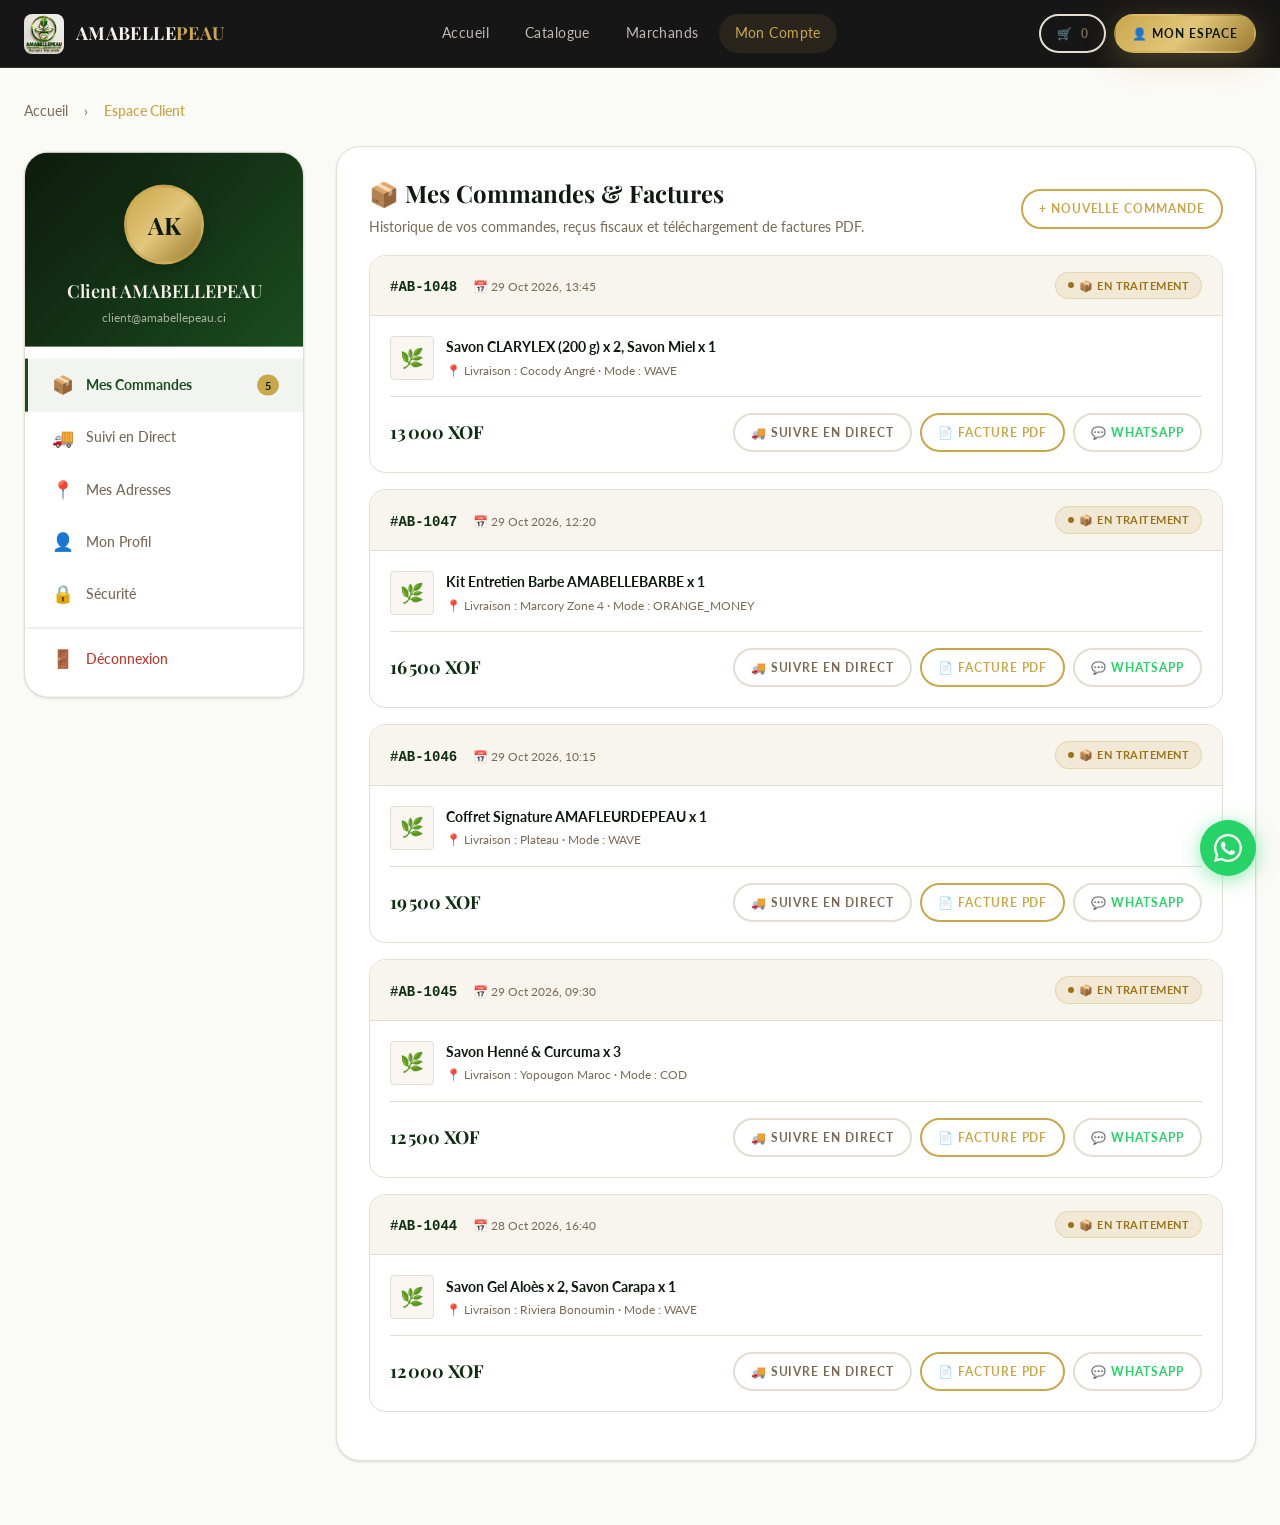
<file: compte.html>
<!DOCTYPE html>
<html lang="fr">
<head>
  <meta charset="UTF-8"/>
  <meta name="viewport" content="width=device-width, initial-scale=1.0"/>
  <title>Mon Compte — AMABELLEPEAU Savons Naturels & Cosmétiques</title>
  <meta name="description" content="Gérez votre compte AMABELLEPEAU. Suivez vos commandes en temps réel, téléchargez vos factures officielles et gérez vos adresses à Abidjan."/>
  <link rel="manifest" href="manifest.json"/>
  <link rel="icon" href="assets/icons/brand-logo.png"/>
  <link rel="stylesheet" href="css/main.css"/>

  <!-- Core Stores & Engine -->
  <script src="js/storage-db.js"></script>
  <script src="js/products-data.js"></script>
  <script src="js/admin-store.js"></script>
  <script src="js/order-invoice-engine.js"></script>

  <style>
    .account-page { padding: var(--space-8) 0 var(--space-16); min-height: 75vh; }
    .account-layout { display: grid; grid-template-columns: 280px 1fr; gap: var(--space-8); align-items: start; }
    
    /* Sidebar */
    .account-sidebar { background: var(--color-surface); border: 1px solid var(--color-border); border-radius: var(--radius-xl); overflow: hidden; position: sticky; top: calc(var(--nav-height) + var(--space-4)); box-shadow: var(--shadow-sm); }
    .account-avatar { padding: var(--space-8) var(--space-6) var(--space-5); text-align: center; background: linear-gradient(135deg, #0D1A0D, #1B4D1E); }
    .avatar-circle { width: 80px; height: 80px; border-radius: 50%; background: var(--gradient-gold); display: flex; align-items: center; justify-content: center; font-family: var(--font-display); font-size: var(--text-2xl); font-weight: 700; color: var(--color-black); margin: 0 auto var(--space-3); border: 3px solid rgba(201,168,76,0.5); box-shadow: 0 4px 15px rgba(0,0,0,0.2); }
    .avatar-name { font-family: var(--font-display); color: var(--color-cream); font-weight: 600; font-size: var(--text-lg); }
    .avatar-email { color: rgba(245,240,232,0.65); font-size: var(--text-xs); margin-top: 2px; }
    .account-nav { padding: var(--space-3) 0; }
    .account-nav-item { display: flex; align-items: center; gap: var(--space-3); padding: 12px var(--space-6); color: var(--color-text-muted); font-size: var(--text-sm); font-weight: 500; cursor: pointer; transition: var(--transition-fast); border-left: 3px solid transparent; }
    .account-nav-item:hover { background: var(--color-surface-alt); color: var(--color-green); }
    .account-nav-item.active { background: rgba(27,77,30,0.06); color: var(--color-green); border-left-color: var(--color-green); font-weight: 700; }
    .account-nav-item .icon { font-size: 1.1rem; width: 22px; text-align: center; }
    .account-nav-item .badge { background: var(--color-gold); color: var(--color-black); font-size: 11px; font-weight: 700; padding: 2px 8px; border-radius: 20px; margin-left: auto; }
    
    /* Content panels */
    .account-panel { background: var(--color-surface); border: 1px solid var(--color-border); border-radius: var(--radius-xl); padding: var(--space-8); display: none; box-shadow: var(--shadow-sm); }
    .account-panel.active { display: block; animation: fadeIn 0.3s ease; }
    .panel-title { font-family: var(--font-display); font-size: var(--text-2xl); font-weight: 700; margin-bottom: var(--space-2); display: flex; align-items: center; gap: var(--space-3); }
    .panel-subtitle { color: var(--color-text-muted); font-size: var(--text-sm); margin-bottom: var(--space-6); }
    @keyframes fadeIn { from { opacity:0; transform:translateY(8px); } to { opacity:1; transform:translateY(0); } }
    
    /* Orders */
    .order-card { border: 1px solid var(--color-border); border-radius: var(--radius-lg); overflow: hidden; margin-bottom: var(--space-4); transition: var(--transition-fast); background: white; }
    .order-card:hover { box-shadow: var(--shadow-md); border-color: rgba(201,168,76,0.4); }
    .order-card-header { padding: var(--space-4) var(--space-5); background: var(--color-surface-alt); display: flex; align-items: center; justify-content: space-between; flex-wrap: wrap; gap: var(--space-2); border-bottom: 1px solid var(--color-border); }
    .order-number { font-family: monospace; font-weight: 700; font-size: 14px; color: var(--color-green-deep); }
    .order-date { font-size: var(--text-xs); color: var(--color-text-muted); }
    .order-card-body { padding: var(--space-5); }
    .order-items-list { display: flex; flex-direction: column; gap: var(--space-3); margin-bottom: var(--space-4); }
    .order-item-row { display: flex; align-items: center; gap: var(--space-3); font-size: var(--text-sm); }
    .order-item-thumb { width: 44px; height: 44px; border-radius: var(--radius-sm); display: flex; align-items: center; justify-content: center; font-size: 1.2rem; flex-shrink: 0; background: #FAF7F2; border: 1px solid #E5DDD0; }
    .order-card-footer { display: flex; align-items: center; justify-content: space-between; padding-top: var(--space-4); border-top: 1px solid var(--color-border); flex-wrap: wrap; gap: 8px; }
    .order-total { font-family: var(--font-display); font-weight: 700; font-size: var(--text-lg); color: var(--color-green-deep); }
    
    /* Status badges */
    .status { display: inline-flex; align-items: center; gap: 5px; padding: 4px 12px; border-radius: var(--radius-full); font-size: 11px; font-weight: 700; text-transform: uppercase; letter-spacing: 0.04em; }
    .status-payment_received { background: rgba(39,174,96,0.15); color: #1B8C3D; border: 1px solid rgba(39,174,96,0.3); }
    .status-order_pending    { background: rgba(201,168,76,0.15); color: #997316; border: 1px solid rgba(201,168,76,0.3); }
    .status-order_shipped    { background: rgba(30,144,255,0.15); color: #1E90FF; border: 1px solid rgba(30,144,255,0.3); }
    .status-order_delivered  { background: rgba(39,174,96,0.2); color: #0D692B; border: 1px solid rgba(39,174,96,0.4); }
    
    /* Tracking */
    .tracking-search-bar { display: flex; gap: 8px; margin-bottom: var(--space-6); }
    .tracking-timeline { padding-left: 24px; position: relative; margin-top: var(--space-4); }
    .tracking-timeline::before { content:''; position:absolute; left:8px; top:10px; bottom:20px; width:2px; background:var(--color-border); }
    .track-step { position:relative; margin-bottom:var(--space-5); }
    .track-dot { position:absolute; left:-24px; top:3px; width:16px; height:16px; border-radius:50%; border:2px solid var(--color-border); background:white; }
    .track-step.done .track-dot { background:var(--color-success); border-color:var(--color-success); }
    .track-step.current .track-dot { background:var(--color-gold); border-color:var(--color-gold); box-shadow:0 0 0 4px rgba(201,168,76,0.25); }
    .track-title { font-size:var(--text-sm); font-weight:700; }
    .track-time { font-size:var(--text-xs); color:var(--color-text-muted); }
    
    /* Forms & Cards */
    .form-grid-2 { display: grid; grid-template-columns: 1fr 1fr; gap: var(--space-4); }
    .address-card { border: 1px solid var(--color-border); border-radius: var(--radius-lg); padding: var(--space-5); display: flex; justify-content: space-between; align-items: flex-start; margin-bottom: var(--space-3); background: white; }
    .address-card .label { font-size: var(--text-xs); font-weight: 700; text-transform: uppercase; color: var(--color-gold); margin-bottom: var(--space-1); }
    
    /* Empty State */
    .empty-state { text-align: center; padding: var(--space-12) var(--space-4); }
    .empty-icon { font-size: 3rem; margin-bottom: var(--space-3); opacity: 0.5; }

    /* Toast */
    .account-toast { position: fixed; bottom: 24px; right: 24px; background: #0D1A0D; color: white; border: 1px solid #C9A84C; border-radius: 8px; padding: 12px 20px; font-size: 13px; font-weight: 600; box-shadow: 0 4px 20px rgba(0,0,0,0.3); z-index: 9999; display: flex; align-items: center; gap: 8px; animation: fadeIn 0.3s ease; }

    @media (max-width: 900px) { 
      .account-layout { grid-template-columns: 1fr; gap: var(--space-4); } 
      .form-grid-2 { grid-template-columns: 1fr; } 
    }

    /* ── ENHANCED APP-GRADE MOBILE OPTIMIZATIONS (<= 768px) ── */
    @media (max-width: 768px) {
      .account-page { padding: var(--space-3) 0 var(--space-12); }
      .container { padding: 0 12px; }
      
      /* Sticky Compact User Header & Horizontal Tab Scroller */
      .account-sidebar {
        position: sticky;
        top: calc(var(--nav-height, 60px) + 4px);
        z-index: 90;
        border-radius: var(--radius-lg);
        box-shadow: 0 4px 18px rgba(0,0,0,0.08);
        background: var(--color-surface);
        border: 1px solid var(--color-border);
      }

      .account-avatar {
        padding: 10px 14px;
        display: flex;
        align-items: center;
        gap: 12px;
        text-align: left;
        background: linear-gradient(135deg, #0D1A0D, #1B4D1E);
      }

      .avatar-circle {
        width: 44px;
        height: 44px;
        font-size: 16px;
        margin: 0;
        flex-shrink: 0;
        border-width: 2px;
      }

      .avatar-name {
        font-size: 14px;
        margin: 0;
        line-height: 1.2;
      }

      .avatar-email {
        font-size: 11px;
        margin-top: 1px;
        opacity: 0.8;
      }

      .account-nav {
        display: flex;
        overflow-x: auto;
        white-space: nowrap;
        padding: 8px 10px;
        gap: 6px;
        scrollbar-width: none;
        -webkit-overflow-scrolling: touch;
        background: var(--color-surface);
        border-top: 1px solid rgba(201,168,76,0.15);
      }
      .account-nav::-webkit-scrollbar { display: none; }

      .account-nav-item {
        padding: 7px 12px;
        border-radius: 20px;
        border-left: none !important;
        background: var(--color-surface-alt);
        flex-shrink: 0;
        font-size: 12px;
        font-weight: 600;
        gap: 6px;
        color: var(--color-text);
      }

      .account-nav-item.active {
        background: var(--color-green-deep) !important;
        color: #FFFFFF !important;
      }
      .account-nav-item.active .badge {
        background: var(--color-gold) !important;
        color: #0D1A0D !important;
      }

      /* Compact Content Panels */
      .account-panel {
        padding: 16px 14px;
        border-radius: var(--radius-lg);
      }

      .panel-title {
        font-size: 20px;
      }

      .panel-subtitle {
        font-size: 12px;
        margin-bottom: var(--space-4);
      }

      /* Touch-Friendly Order Cards */
      .order-card-header {
        padding: 10px 12px;
      }
      .order-number {
        font-size: 13px;
      }
      .order-card-body {
        padding: 12px;
      }
      .order-card-footer {
        flex-direction: column;
        align-items: stretch;
        gap: 10px;
      }
      .order-card-footer > div:last-child {
        display: grid !important;
        grid-template-columns: 1fr 1fr;
        gap: 8px !important;
        width: 100%;
      }
      .order-card-footer .btn {
        width: 100%;
        justify-content: center;
        padding: 9px 12px;
        font-size: 12px;
      }

      /* Tracking view on mobile */
      .tracking-search-bar {
        flex-direction: column;
        gap: 8px;
      }
      .tracking-search-bar .btn {
        width: 100%;
      }
      
      /* Input touch zoom fix (minimum 16px to prevent iOS auto-zoom) */
      .form-input, .form-select {
        font-size: 16px !important;
      }
    }
  </style>
</head>
<body>

<!-- NAVBAR -->
<nav class="navbar" id="navbar">
  <div class="container flex-between">
    <a href="index.html" class="navbar-brand">
      <img src="assets/icons/brand-logo.png" alt="AMABELLEPEAU" class="navbar-logo"/>
      <span class="navbar-brand-text">AMABELLE<span>PEAU</span></span>
    </a>
    <div class="navbar-nav">
      <a href="index.html" class="navbar-link">Accueil</a>
      <a href="catalogue.html" class="navbar-link">Catalogue</a>
      <a href="index.html#marchands" class="navbar-link">Marchands</a>
      <a href="compte.html" class="navbar-link active">Mon Compte</a>
    </div>
    <div class="navbar-actions">
      <a href="panier.html" class="btn btn-ghost btn-sm" title="Voir le panier">🛒 <span id="cartCount">0</span></a>
      <a href="compte.html" class="btn btn-primary btn-sm nav-account-link">👤 Mon Espace</a>
    </div>
  </div>
</nav>

<main class="account-page">
  <div class="container">
    <nav class="breadcrumb" style="margin-bottom:var(--space-6);">
      <a href="index.html" style="color:var(--color-text-muted); text-decoration:none;">Accueil</a>
      <span class="breadcrumb-sep" style="margin:0 8px; color:var(--color-text-muted);">›</span>
      <span style="color:var(--color-gold); font-weight:600;">Espace Client</span>
    </nav>

    <div class="account-layout">
      <!-- SIDEBAR -->
      <aside class="account-sidebar">
        <div class="account-avatar">
          <div class="avatar-circle" id="avatarInitials">AK</div>
          <div class="avatar-name" id="userName">Client AMABELLEPEAU</div>
          <div class="avatar-email" id="userEmail">client@amabellepeau.ci</div>
        </div>
        <nav class="account-nav" aria-label="Menu Mon Compte">
          <div class="account-nav-item active" data-panel="orders" onclick="showPanel('orders')">
            <span class="icon">📦</span>Mes Commandes
            <span class="badge" id="orderBadge">0</span>
          </div>
          <div class="account-nav-item" data-panel="tracking" onclick="showPanel('tracking')">
            <span class="icon">🚚</span>Suivi en Direct
          </div>
          <div class="account-nav-item" data-panel="addresses" onclick="showPanel('addresses')">
            <span class="icon">📍</span>Mes Adresses
          </div>
          <div class="account-nav-item" data-panel="profile" onclick="showPanel('profile')">
            <span class="icon">👤</span>Mon Profil
          </div>
          <div class="account-nav-item" data-panel="security" onclick="showPanel('security')">
            <span class="icon">🔒</span>Sécurité
          </div>
          <div class="account-nav-item" onclick="logout()" style="color:var(--color-error); margin-top:var(--space-2); border-top:1px solid var(--color-border); padding-top:var(--space-4);">
            <span class="icon">🚪</span>Déconnexion
          </div>
        </nav>
      </aside>

      <!-- CONTENT PANELS -->
      <div>
        <!-- 1. ORDERS PANEL -->
        <section class="account-panel active" id="panel-orders">
          <div class="flex-between" style="margin-bottom:var(--space-4); flex-wrap:wrap; gap:8px;">
            <div>
              <h2 class="panel-title">📦 Mes Commandes & Factures</h2>
              <p class="panel-subtitle" style="margin-bottom:0;">Historique de vos commandes, reçus fiscaux et téléchargement de factures PDF.</p>
            </div>
            <a href="catalogue.html" class="btn btn-outline btn-sm">+ Nouvelle commande</a>
          </div>

          <!-- Dynamic Orders Container -->
          <div id="ordersListContainer"></div>
        </section>

        <!-- 2. TRACKING PANEL -->
        <section class="account-panel" id="panel-tracking">
          <h2 class="panel-title">🚚 Suivi de Commande en Direct</h2>
          <p class="panel-subtitle">Suivez l'acheminement de votre colis à Abidjan étape par étape.</p>

          <!-- Tracking Search Input -->
          <div class="tracking-search-bar">
            <input type="text" id="trackingSearchInput" class="form-input" placeholder="Ex: ABP-XXXXXXXX ou #CMD..." style="flex:1;"/>
            <button class="btn btn-primary" onclick="handleManualTrackSearch()">Rechercher</button>
          </div>

          <!-- Active Tracking Box (Populated by JS) -->
          <div id="activeTrackingCard"></div>
        </section>

        <!-- 3. ADDRESSES PANEL -->
        <section class="account-panel" id="panel-addresses">
          <div class="flex-between" style="margin-bottom:var(--space-6);">
            <div>
              <h2 class="panel-title">📍 Mes Adresses de Livraison</h2>
              <p class="panel-subtitle" style="margin-bottom:0;">Adresses enregistrées pour vos livraisons express à Abidjan.</p>
            </div>
            <button class="btn btn-primary btn-sm" onclick="showAddAddressModal()">+ Ajouter une adresse</button>
          </div>

          <div id="addressesListContainer">
            <div class="address-card">
              <div>
                <div class="label">🏠 Domicile Principal</div>
                <div style="font-weight:700; color:var(--color-green-deep);">Cocody Deux-Plateaux Vallons</div>
                <div style="font-size:var(--text-sm); color:var(--color-text-muted); margin-top:2px;">Rue des Jardins, Immeuble Horizon, Abidjan</div>
                <div style="font-size:var(--text-xs); color:var(--color-text-muted); margin-top:4px;">📞 +225 07 09 72 40 96</div>
              </div>
              <span class="status status-payment_received" style="font-size:10px;">Par défaut</span>
            </div>

            <div class="address-card">
              <div>
                <div class="label">🏢 Bureau / Professionnel</div>
                <div style="font-weight:700; color:var(--color-green-deep);">Plateau Central</div>
                <div style="font-size:var(--text-sm); color:var(--color-text-muted); margin-top:2px;">Avenue Chardy, Abidjan</div>
                <div style="font-size:var(--text-xs); color:var(--color-text-muted); margin-top:4px;">📞 +225 07 99 10 81 08</div>
              </div>
            </div>
          </div>
        </section>

        <!-- 4. PROFILE PANEL -->
        <section class="account-panel" id="panel-profile">
          <h2 class="panel-title">👤 Mon Profil</h2>
          <p class="panel-subtitle">Modifiez vos informations personnelles et vos coordonnées.</p>

          <form onsubmit="event.preventDefault(); saveProfile();">
            <div class="form-grid-2">
              <div class="form-group" style="margin-bottom:var(--space-4);">
                <label class="form-label" style="font-size:12px; font-weight:700;">Prénom *</label>
                <input type="text" class="form-input" id="profileFirstName" value="Aminata" required/>
              </div>
              <div class="form-group" style="margin-bottom:var(--space-4);">
                <label class="form-label" style="font-size:12px; font-weight:700;">Nom *</label>
                <input type="text" class="form-input" id="profileLastName" value="Koné" required/>
              </div>
            </div>

            <div class="form-group" style="margin-bottom:var(--space-4);">
              <label class="form-label" style="font-size:12px; font-weight:700;">Email de contact</label>
              <input type="email" class="form-input" id="profileEmail" value="aminata@exemple.ci"/>
            </div>

            <div class="form-group" style="margin-bottom:var(--space-4);">
              <label class="form-label" style="font-size:12px; font-weight:700;">Téléphone Mobile Money</label>
              <input type="tel" class="form-input" id="profilePhone" value="+225 07 12 34 56 78"/>
            </div>

            <div class="form-group" style="margin-bottom:var(--space-6);">
              <label class="form-label" style="font-size:12px; font-weight:700;">Commune de livraison habituelle</label>
              <select class="form-select" id="profileZone">
                <option value="cocody" selected>Cocody (Deux-Plateaux, Angré, Riviera)</option>
                <option value="plateau">Plateau</option>
                <option value="marcory">Marcory (Zone 4, Biétry)</option>
                <option value="treichville">Treichville</option>
                <option value="adjame">Adjamé</option>
                <option value="abobo">Abobo</option>
                <option value="yopougon">Yopougon</option>
                <option value="koumassi">Koumassi</option>
                <option value="port-bouet">Port-Bouët (Aéroport)</option>
              </select>
            </div>

            <button type="submit" class="btn btn-primary">💾 Enregistrer les modifications</button>
          </form>
        </section>

        <!-- 5. SECURITY PANEL -->
        <section class="account-panel" id="panel-security">
          <h2 class="panel-title">🔒 Sécurité & Mot de passe</h2>
          <p class="panel-subtitle">Gérez la sécurité et l'accès à votre compte client AMABELLEPEAU.</p>

          <div style="border:1px solid var(--color-border); border-radius:var(--radius-lg); padding:var(--space-6); margin-bottom:var(--space-6); background:white;">
            <h3 style="font-family:var(--font-display); margin-bottom:var(--space-4); font-size:18px;">Changer le mot de passe</h3>
            <form onsubmit="event.preventDefault(); showAccountToast('Mot de passe mis à jour avec succès !');">
              <div class="form-group" style="margin-bottom:var(--space-3);">
                <label class="form-label" style="font-size:12px;">Mot de passe actuel</label>
                <input type="password" class="form-input" placeholder="••••••••" required/>
              </div>
              <div class="form-grid-2">
                <div class="form-group" style="margin-bottom:var(--space-4);">
                  <label class="form-label" style="font-size:12px;">Nouveau mot de passe</label>
                  <input type="password" class="form-input" placeholder="••••••••" required minlength="6"/>
                </div>
                <div class="form-group" style="margin-bottom:var(--space-4);">
                  <label class="form-label" style="font-size:12px;">Confirmer le mot de passe</label>
                  <input type="password" class="form-input" placeholder="••••••••" required minlength="6"/>
                </div>
              </div>
              <button type="submit" class="btn btn-primary btn-sm">Mettre à jour le mot de passe</button>
            </form>
          </div>

          <div style="border:1px solid rgba(192,57,43,0.3); border-radius:var(--radius-lg); padding:var(--space-6); background:#FFF8F8;">
            <h3 style="font-family:var(--font-display); color:var(--color-error); margin-bottom:var(--space-2); font-size:16px;">Zone de danger</h3>
            <p style="font-size:var(--text-sm); color:var(--color-text-muted); margin-bottom:var(--space-4);">
              La suppression de votre compte effacera votre historique de factures et vos adresses sauvegardées.
            </p>
            <button class="btn btn-outline btn-sm" style="color:var(--color-error); border-color:var(--color-error);" onclick="if(confirm('Supprimer définitivement vos données locales ?')) { localStorage.removeItem('amabellepeau_user'); window.location.href='index.html'; }">
              Supprimer mes données locales
            </button>
          </div>
        </section>
      </div>
    </div>
  </div>
</main>

<!-- WhatsApp Floating Button -->
<a href="https://wa.me/2250799108108?text=Bonjour%20AMABELLEPEAU%2C%20j'ai%20une%20question%20concernant%20mon%20compte%20client" target="_blank" rel="noopener noreferrer" class="wa-fab" title="Assistance WhatsApp AMABELLEPEAU">
  <svg viewBox="0 0 32 32" width="28" height="28" fill="white">
    <path d="M16 0C7.163 0 0 7.163 0 16c0 2.827.737 5.479 2.027 7.785L0 32l8.454-2.01A15.93 15.93 0 0016 32c8.837 0 16-7.163 16-16S24.837 0 16 0zm0 29.333a13.262 13.262 0 01-6.771-1.853l-.485-.287-5.017 1.193 1.222-4.87-.316-.499A13.264 13.264 0 012.667 16C2.667 8.636 8.636 2.667 16 2.667S29.333 8.636 29.333 16 23.364 29.333 16 29.333zm7.27-9.87c-.398-.199-2.357-1.163-2.722-1.295-.365-.133-.631-.199-.897.199-.266.398-1.031 1.295-1.264 1.562-.233.266-.465.299-.863.1-.398-.2-1.681-.619-3.202-1.974-1.183-1.054-1.982-2.356-2.215-2.754-.233-.398-.025-.613.175-.811.18-.178.398-.465.597-.698.2-.233.266-.398.398-.664.133-.266.066-.498-.033-.698-.1-.199-.897-2.162-1.23-2.96-.323-.776-.652-.671-.897-.683l-.764-.013c-.266 0-.698.1-1.064.498-.365.398-1.396 1.363-1.396 3.325 0 1.962 1.43 3.858 1.629 4.124.199.265 2.814 4.297 6.82 6.025.953.411 1.697.656 2.278.84.957.304 1.828.261 2.517.158.767-.114 2.357-.963 2.689-1.894.332-.931.332-1.73.233-1.895-.1-.165-.365-.265-.763-.464z"/>
  </svg>
</a>
<style>
  .wa-fab { position: fixed; bottom: 24px; right: 24px; width: 56px; height: 56px; background: #25D366; border-radius: 50%; display: flex; align-items: center; justify-content: center; box-shadow: 0 4px 20px rgba(37,211,102,0.5); z-index: 9995; transition: transform 0.2s ease; }
  .wa-fab:hover { transform: scale(1.08); }
</style>

<!-- CLIENT PORTAL CONTROLLER SCRIPT -->
<script>
  // ── 1. TOAST NOTIFICATIONS ──────────────────────────────────────────
  function showAccountToast(msg) {
    const existing = document.querySelector('.account-toast');
    if (existing) existing.remove();

    const toast = document.createElement('div');
    toast.className = 'account-toast';
    toast.innerHTML = '<span>✨</span><span>' + msg + '</span>';
    document.body.appendChild(toast);

    setTimeout(() => {
      toast.style.opacity = '0';
      toast.style.transition = 'opacity 0.3s ease';
      setTimeout(() => toast.remove(), 300);
    }, 3200);
  }

  // ── 2. TAB NAVIGATION CONTROLLER ────────────────────────────────────
  function showPanel(name) {
    document.querySelectorAll('.account-panel').forEach(p => p.classList.remove('active'));
    document.querySelectorAll('.account-nav-item').forEach(n => n.classList.remove('active'));

    const targetPanel = document.getElementById('panel-' + name);
    if (targetPanel) {
      targetPanel.classList.add('active');
    }

    const targetNav = document.querySelector('.account-nav-item[data-panel="' + name + '"]');
    if (targetNav) {
      targetNav.classList.add('active');
    }

    try {
      if (window.history && window.history.replaceState) {
        window.history.replaceState(null, null, '#' + name);
      }
    } catch(e) {}
  }

  // ── 3. PROFILE MANAGEMENT ───────────────────────────────────────────
  function loadUserProfile() {
    let user = null;
    try {
      const saved = localStorage.getItem('amabellepeau_user');
      if (saved) user = JSON.parse(saved);
    } catch(e) {}

    // Fallback: check latest placed order
    if (!user) {
      try {
        const latestOrder = localStorage.getItem('abp_latest_order');
        if (latestOrder) {
          const o = JSON.parse(latestOrder);
          if (o.customerName) {
            user = {
              name: o.customerName,
              phone: o.phone || '',
              email: o.email || '',
              commune: o.commune || 'Abidjan'
            };
          }
        }
      } catch(e) {}
    }

    if (user && user.name) {
      const parts = user.name.trim().split(' ');
      const firstName = parts[0] || 'Client';
      const lastName = parts.slice(1).join(' ') || '';

      document.getElementById('userName').textContent = user.name;
      document.getElementById('avatarInitials').textContent = ((firstName[0] || '') + (lastName[0] || firstName[1] || '')).toUpperCase() || 'AB';
      if (user.email) document.getElementById('userEmail').textContent = user.email;

      const fnInput = document.getElementById('profileFirstName');
      if (fnInput) fnInput.value = firstName;

      const lnInput = document.getElementById('profileLastName');
      if (lnInput) lnInput.value = lastName;

      const emailInput = document.getElementById('profileEmail');
      if (emailInput && user.email) emailInput.value = user.email;

      const phoneInput = document.getElementById('profilePhone');
      if (phoneInput && user.phone) phoneInput.value = user.phone;
    }
  }

  function saveProfile() {
    const fn = (document.getElementById('profileFirstName').value || '').trim();
    const ln = (document.getElementById('profileLastName').value || '').trim();
    const email = (document.getElementById('profileEmail').value || '').trim();
    const phone = (document.getElementById('profilePhone').value || '').trim();
    const fullName = (fn + ' ' + ln).trim() || 'Client AMABELLEPEAU';

    document.getElementById('userName').textContent = fullName;
    document.getElementById('userEmail').textContent = email || 'client@amabellepeau.ci';
    document.getElementById('avatarInitials').textContent = ((fn[0] || '') + (ln[0] || fn[1] || '')).toUpperCase() || 'AB';

    try {
      localStorage.setItem('amabellepeau_user', JSON.stringify({
        name: fullName,
        firstName: fn,
        lastName: ln,
        email: email,
        phone: phone,
        isLoggedIn: true
      }));
    } catch(e) {}

    showAccountToast('Profil mis à jour avec succès !');
  }

  function logout() {
    if (confirm('Voulez-vous vraiment vous déconnecter de votre espace client ?')) {
      try {
        localStorage.removeItem('amabellepeau_user');
      } catch(e) {}
      window.location.href = 'auth.html';
    }
  }

  // ── 4. ORDERS & INVOICE HISTORY RENDERING ───────────────────────────
  function getCustomerOrders() {
    let list = [];
    if (typeof OrderInvoiceEngine !== 'undefined') {
      list = OrderInvoiceEngine.getAllOrders();
    } else {
      try {
        list = JSON.parse(localStorage.getItem('abp_admin_orders') || '[]');
      } catch(e) {
        list = [];
      }
    }

    if (!Array.isArray(list) || list.length === 0) {
      try {
        const latest = localStorage.getItem('abp_latest_order');
        if (latest) list = [JSON.parse(latest)];
      } catch(e) {}
    }

    return Array.isArray(list) ? list : [];
  }

  function renderOrdersList() {
    const container = document.getElementById('ordersListContainer');
    if (!container) return;

    const orders = getCustomerOrders();
    const badge = document.getElementById('orderBadge');
    if (badge) badge.textContent = orders.length;

    if (orders.length === 0) {
      container.innerHTML = `
        <div class="empty-state">
          <div class="empty-icon">🛍️</div>
          <h3 style="font-family:var(--font-display); font-size:20px; margin-bottom:8px;">Aucune commande pour le moment</h3>
          <p style="color:var(--color-text-muted); font-size:14px; max-width:400px; margin:0 auto 20px;">
            Vos commandes et factures apparaîtront ici dès que vous aurez finalisé un achat.
          </p>
          <a href="catalogue.html" class="btn btn-primary">Découvrir les produits</a>
        </div>
      `;
      return;
    }

    const statusConfig = {
      payment_received: { label: 'Paiement Validé', icon: '✅', class: 'status-payment_received' },
      order_pending:    { label: 'En préparation', icon: '⏳', class: 'status-order_pending' },
      order_shipped:    { label: 'En cours de livraison', icon: '🚚', class: 'status-order_shipped' },
      order_delivered:  { label: 'Livrée', icon: '🎉', class: 'status-order_delivered' }
    };

    container.innerHTML = orders.map(o => {
      const orderId = o.id || o.orderNumber || 'ABP-0000';
      const stKey = o.orderStatus || 'payment_received';
      const st = statusConfig[stKey] || { label: 'En traitement', icon: '📦', class: 'status-order_pending' };
      const formattedTotal = new Intl.NumberFormat('fr-FR').format(o.total || 0) + ' XOF';
      const invoiceUrl = 'facture.html?id=' + encodeURIComponent(orderId);
      const waMsg = encodeURIComponent('Bonjour AMABELLEPEAU, je souhaite des informations concernant ma commande ' + orderId);

      return `
        <article class="order-card" data-order="${orderId}">
          <div class="order-card-header">
            <div>
              <span class="order-number">#${orderId}</span>
              <span class="order-date" style="margin-left:12px;">📅 ${o.date || 'Récemment'}</span>
            </div>
            <span class="status ${st.class}">${st.icon} ${st.label}</span>
          </div>

          <div class="order-card-body">
            <div class="order-items-list">
              <div class="order-item-row">
                <div class="order-item-thumb">🌿</div>
                <div style="flex:1;">
                  <strong style="color:var(--color-black);">${o.items || 'Articles cosmétiques naturels AMABELLEPEAU'}</strong>
                  <div style="color:var(--color-text-muted); font-size:12px; margin-top:2px;">
                    📍 Livraison : ${o.address || o.commune || 'Abidjan'} · Mode : ${(o.paymentMethod || 'Wave').toUpperCase()}
                  </div>
                </div>
              </div>
            </div>

            <div class="order-card-footer">
              <div class="order-total">${formattedTotal}</div>
              <div style="display:flex; gap:8px; flex-wrap:wrap;">
                <button class="btn btn-ghost btn-sm" onclick="trackOrder('${orderId}')" style="display:inline-flex; align-items:center; gap:4px;">
                  🚚 Suivre en direct
                </button>
                <a href="${invoiceUrl}" target="_blank" class="btn btn-outline btn-sm" style="display:inline-flex; align-items:center; gap:4px; text-decoration:none;">
                  📄 Facture PDF
                </a>
                <a href="https://wa.me/2250799108108?text=${waMsg}" target="_blank" class="btn btn-ghost btn-sm" style="display:inline-flex; align-items:center; gap:4px; text-decoration:none; color:#25D366;">
                  💬 WhatsApp
                </a>
              </div>
            </div>
          </div>
        </article>
      `;
    }).join('');
  }

  // ── 5. LIVE ORDER TRACKING CONTROLLER ───────────────────────────────
  function trackOrder(orderId) {
    showPanel('tracking');

    const input = document.getElementById('trackingSearchInput');
    if (input) input.value = orderId;

    renderTrackingView(orderId);
  }

  function handleManualTrackSearch() {
    const input = document.getElementById('trackingSearchInput');
    const val = (input ? input.value : '').trim().replace('#', '');
    if (!val) {
      showAccountToast('Veuillez renseigner un numéro de commande');
      return;
    }
    renderTrackingView(val);
  }

  function renderTrackingView(orderId) {
    const container = document.getElementById('activeTrackingCard');
    if (!container) return;

    const orders = getCustomerOrders();
    const order = orders.find(o => (o.id || o.orderNumber || '').toUpperCase() === orderId.toUpperCase()) || orders[0];

    if (!order) {
      container.innerHTML = `
        <div class="empty-state">
          <div class="empty-icon">🔍</div>
          <h3>Commande non trouvée</h3>
          <p style="color:var(--color-text-muted);">Vérifiez la référence de commande saisie.</p>
        </div>
      `;
      return;
    }

    const stKey = order.orderStatus || 'payment_received';
    const isStep1Done = true;
    const isStep2Done = stKey === 'order_pending' || stKey === 'order_shipped' || stKey === 'order_delivered';
    const isStep3Done = stKey === 'order_shipped' || stKey === 'order_delivered';
    const isStep4Done = stKey === 'order_delivered';

    const invoiceUrl = 'facture.html?id=' + encodeURIComponent(order.id || order.orderNumber);

    container.innerHTML = `
      <div style="background:var(--color-surface-alt); border-radius:var(--radius-lg); padding:var(--space-6); margin-bottom:var(--space-6); border:1px solid var(--color-border);">
        <div style="display:flex; justify-content:space-between; align-items:center; flex-wrap:wrap; gap:var(--space-3);">
          <div>
            <div style="font-size:var(--text-xs); text-transform:uppercase; color:var(--color-text-muted); letter-spacing:0.1em; font-weight:700;">Référence</div>
            <div style="font-family:monospace; font-weight:700; font-size:var(--text-lg); color:var(--color-green-deep);">#${order.id || order.orderNumber}</div>
          </div>
          <div>
            <div style="font-size:var(--text-xs); text-transform:uppercase; color:var(--color-text-muted); letter-spacing:0.1em; font-weight:700;">Délai estimé</div>
            <div style="font-weight:700; color:var(--color-black);">Sous 24h à 48h ouvrées</div>
          </div>
          <div>
            <div style="font-size:var(--text-xs); text-transform:uppercase; color:var(--color-text-muted); letter-spacing:0.1em; font-weight:700;">Destination</div>
            <div style="font-weight:600; color:var(--color-black);">${order.address || order.commune || 'Abidjan, Côte d\'Ivoire'}</div>
          </div>
          <div>
            <a href="${invoiceUrl}" target="_blank" class="btn btn-outline btn-sm" style="text-decoration:none;">
              📄 Consulter la Facture
            </a>
          </div>
        </div>
      </div>

      <!-- Timeline Steps -->
      <div class="tracking-timeline">
        <div class="track-step ${isStep1Done ? 'done' : 'current'}">
          <div class="track-dot"></div>
          <div class="track-title">1. Commande enregistrée & Paiement reçu</div>
          <div class="track-time">${order.date || 'Horodaté'} — Règlement validé via ${(order.paymentMethod || 'Wave').toUpperCase()}</div>
        </div>

        <div class="track-step ${isStep2Done ? (isStep3Done ? 'done' : 'current') : ''}">
          <div class="track-dot"></div>
          <div class="track-title">2. En préparation artisanale chez le marchand</div>
          <div class="track-time">Conditionnement soigné par ${order.merchant || 'ETS Marie Andrea'}</div>
        </div>

        <div class="track-step ${isStep3Done ? (isStep4Done ? 'done' : 'current') : ''}">
          <div class="track-dot"></div>
          <div class="track-title">3. En cours de livraison par coursier</div>
          <div class="track-time">Dispatch coursier express vers ${order.commune || 'Abidjan'}</div>
        </div>

        <div class="track-step ${isStep4Done ? 'done' : ''}">
          <div class="track-dot"></div>
          <div class="track-title">4. Commande livrée & Remise en main propre 🎉</div>
          <div class="track-time">${isStep4Done ? 'Colis réceptionné avec succès' : 'En attente de livraison finale'}</div>
        </div>
      </div>

      <div style="margin-top:var(--space-8); text-align:center;">
        <a href="https://wa.me/2250799108108?text=${encodeURIComponent('Bonjour, je souhaite un statut rapide pour ma commande ' + (order.id || order.orderNumber))}" target="_blank" class="btn btn-primary" style="text-decoration:none; display:inline-flex; align-items:center; gap:8px;">
          💬 Contacter le support WhatsApp direct
        </a>
      </div>
    `;
  }

  function showAddAddressModal() {
    const newAddr = prompt('Entrez votre nouvelle adresse de livraison à Abidjan (Commune, Quartier, Repère) :');
    if (newAddr && newAddr.trim()) {
      showAccountToast('Nouvelle adresse enregistrée : ' + newAddr.trim());
    }
  }

  // ── 6. INITIALIZATION ───────────────────────────────────────────────
  window.addEventListener('DOMContentLoaded', () => {
    loadUserProfile();
    renderOrdersList();

    // Check cart count
    try {
      const cart = JSON.parse(localStorage.getItem('amabellepeau_cart') || '[]');
      const count = Array.isArray(cart) ? cart.reduce((acc, it) => acc + (it.quantity || 1), 0) : 0;
      const countEl = document.getElementById('cartCount');
      if (countEl) countEl.textContent = count;
    } catch(e) {}

    // Handle URL hash navigation (#orders, #tracking, #profile, etc.)
    const hash = window.location.hash.replace('#', '');
    if (hash && document.getElementById('panel-' + hash)) {
      showPanel(hash);
      if (hash === 'tracking') {
        const orders = getCustomerOrders();
        if (orders.length > 0) renderTrackingView(orders[0].id || orders[0].orderNumber);
      }
    } else {
      // Default to tracking first order if on tracking panel
      const orders = getCustomerOrders();
      if (orders.length > 0) {
        renderTrackingView(orders[0].id || orders[0].orderNumber);
      }
    }
  });
</script>
  <!-- Offline Service Worker Registration -->
  <script>
    if ('serviceWorker' in navigator) {
      window.addEventListener('load', () => {
        navigator.serviceWorker.register('/sw.js')
          .then(reg => console.log('ABP Service Worker registered:', reg.scope))
          .catch(err => console.warn('ABP Service Worker registration failed:', err));
      });
    }
  </script>
</body>
</html>
</file>
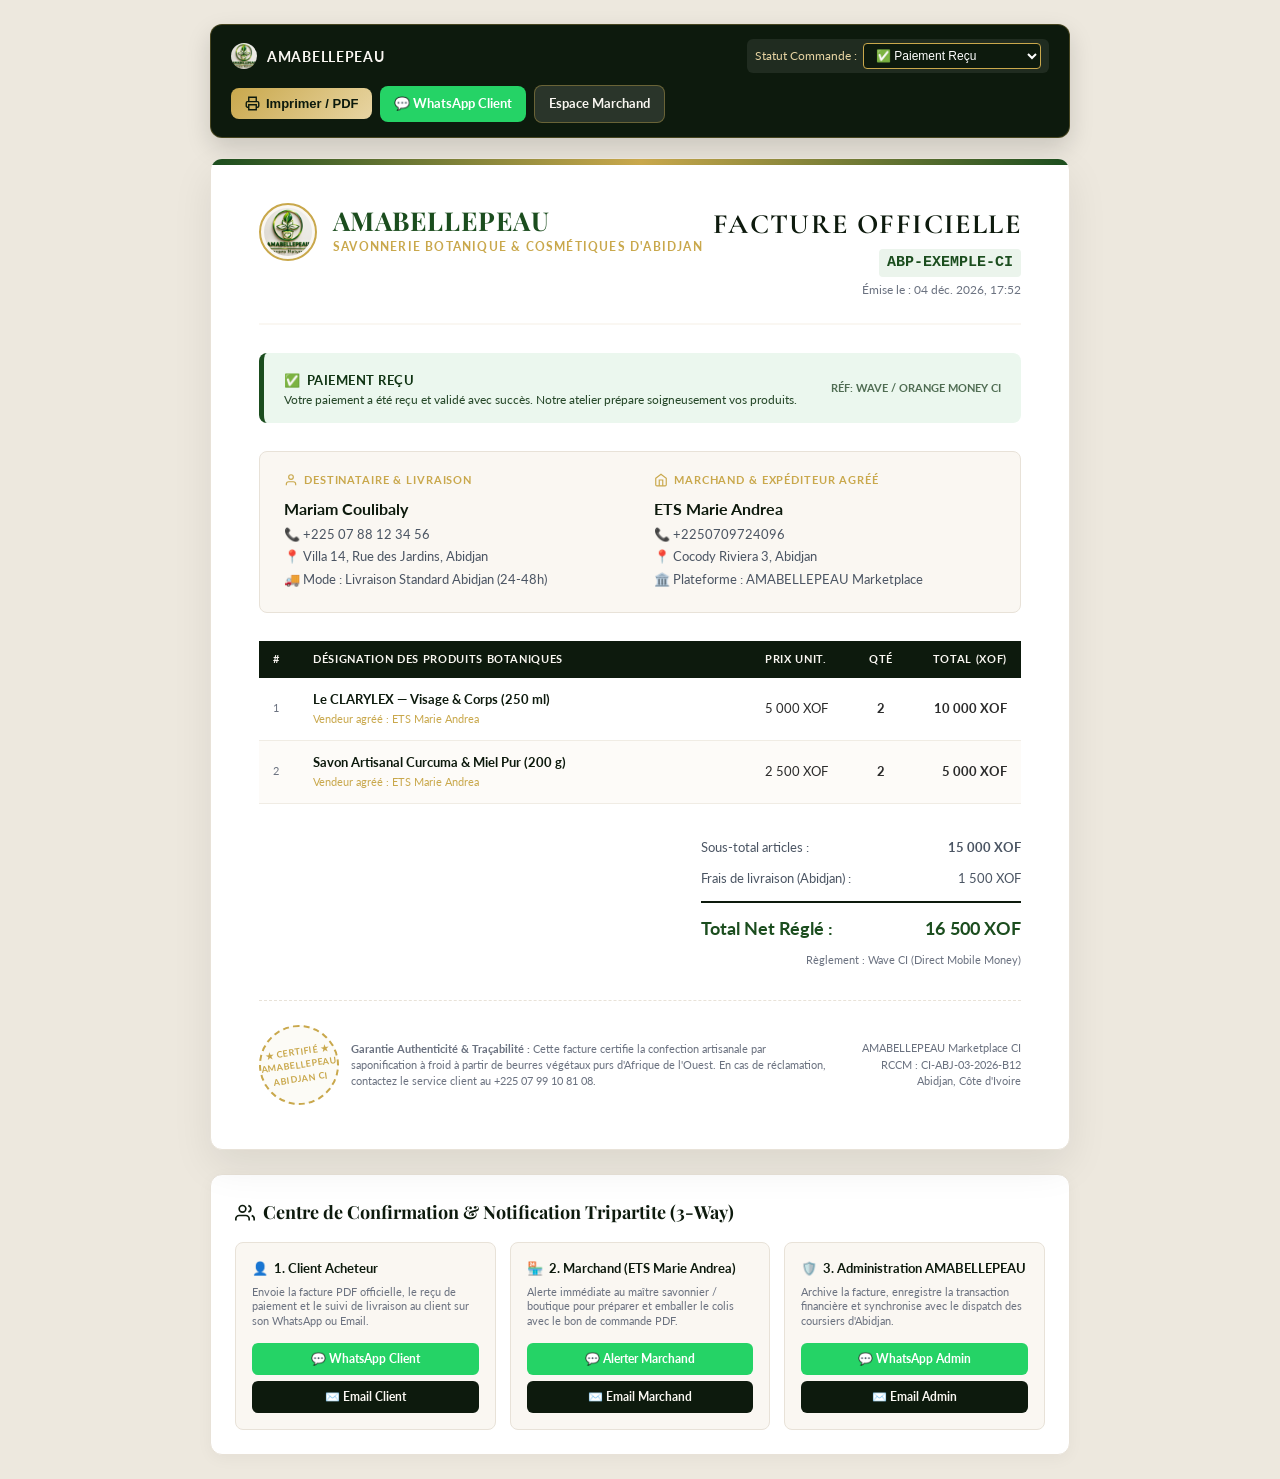
<file: facture.html>
<!DOCTYPE html>
<html lang="fr">
<head>
  <meta charset="UTF-8">
  <meta name="viewport" content="width=device-width, initial-scale=1.0">
  <title>Facture Officielle — AMABELLEPEAU | Savons Naturels & Cosmétiques de Luxe</title>
  <meta name="description" content="Facture officielle et reçu de commande client AMABELLEPEAU. Cosmétiques naturels et savons saponifiés à froid à Abidjan, Côte d'Ivoire.">
  <link rel="icon" type="image/png" href="assets/icons/brand-logo.png">

  <!-- Google Fonts -->
  <link rel="preconnect" href="https://fonts.googleapis.com">
  <link rel="preconnect" href="https://fonts.gstatic.com" crossorigin>
  <link href="https://fonts.googleapis.com/css2?family=Cormorant+Garamond:ital,wght@0,400;0,600;0,700;1,400&family=Lato:ital,wght@0,300;0,400;0,700;1,400&family=Playfair+Display:ital,wght@0,600;0,700;1,400&display=swap" rel="stylesheet">

  <!-- Core Stores -->
  <script src="js/storage-db.js"></script>
  <script src="js/products-data.js"></script>
  <script src="js/admin-store.js"></script>
  <script src="js/order-invoice-engine.js"></script>

  <style>
    :root {
      --color-green: #1B4D1E;
      --color-dark: #0D1A0D;
      --color-gold: #C9A84C;
      --color-gold-light: #E8D5A3;
      --color-cream: #FAF7F2;
      --color-border: #E8E2D8;
      --color-text: #2C2C2C;
      --color-text-muted: #6B7280;
    }

    * {
      box-sizing: border-box;
      margin: 0;
      padding: 0;
    }

    body {
      font-family: 'Lato', sans-serif;
      background-color: #EDE8DE;
      color: var(--color-text);
      line-height: 1.5;
      padding: 24px 16px;
    }

    /* ── Sticky Top Action Bar (Screen Only) ── */
    .invoice-toolbar {
      max-width: 860px;
      margin: 0 auto 20px;
      display: flex;
      flex-wrap: wrap;
      align-items: center;
      justify-content: space-between;
      gap: 12px;
      background: var(--color-dark);
      padding: 14px 20px;
      border-radius: 12px;
      box-shadow: 0 10px 25px rgba(0,0,0,0.15);
      border: 1px solid rgba(201, 168, 76, 0.3);
    }

    .toolbar-brand {
      display: flex;
      align-items: center;
      gap: 10px;
      color: var(--color-cream);
      text-decoration: none;
      font-weight: 700;
      font-size: 14px;
      letter-spacing: 0.05em;
    }

    .toolbar-brand img {
      width: 26px;
      height: 26px;
      border-radius: 50%;
    }

    .toolbar-actions {
      display: flex;
      flex-wrap: wrap;
      align-items: center;
      gap: 8px;
    }

    .btn-toolbar {
      display: inline-flex;
      align-items: center;
      gap: 6px;
      padding: 8px 14px;
      font-size: 13px;
      font-weight: 700;
      border-radius: 8px;
      cursor: pointer;
      text-decoration: none;
      transition: all 0.2s ease;
      border: none;
    }

    .btn-pdf {
      background: linear-gradient(135deg, #C9A84C, #E8D5A3);
      color: #0D1A0D;
    }
    .btn-pdf:hover {
      transform: translateY(-1px);
      box-shadow: 0 4px 12px rgba(201, 168, 76, 0.4);
    }

    .btn-wa-client {
      background: #25D366;
      color: #FFFFFF;
    }
    .btn-wa-client:hover {
      background: #20bd5a;
    }

    .btn-merchant {
      background: rgba(255,255,255,0.12);
      color: var(--color-cream);
      border: 1px solid rgba(201, 168, 76, 0.4);
    }
    .btn-merchant:hover {
      background: rgba(255,255,255,0.2);
    }

    /* Status Control dropdown in toolbar */
    .status-switch-wrap {
      display: inline-flex;
      align-items: center;
      gap: 6px;
      background: rgba(255,255,255,0.08);
      padding: 4px 8px;
      border-radius: 6px;
      color: var(--color-gold-light);
      font-size: 12px;
    }
    .status-switch-wrap select {
      background: #0D1A0D;
      color: #FFFFFF;
      border: 1px solid var(--color-gold);
      border-radius: 4px;
      padding: 4px 8px;
      font-size: 12px;
      cursor: pointer;
    }

    /* ── The Branded Paper Sheet ── */
    .invoice-sheet {
      max-width: 860px;
      margin: 0 auto;
      background: #FFFFFF;
      border-radius: 12px;
      box-shadow: 0 16px 40px rgba(0,0,0,0.08);
      border: 1px solid var(--color-border);
      position: relative;
      overflow: hidden;
      padding: 44px 48px;
    }

    /* Gold luxury top accent band */
    .invoice-sheet::before {
      content: '';
      position: absolute;
      top: 0;
      left: 0;
      right: 0;
      height: 6px;
      background: linear-gradient(90deg, #1B4D1E 0%, #C9A84C 50%, #1B4D1E 100%);
    }

    /* ── Header ── */
    .invoice-header {
      display: flex;
      justify-content: space-between;
      align-items: flex-start;
      border-bottom: 2px solid var(--color-cream);
      padding-bottom: 24px;
      margin-bottom: 28px;
    }

    .brand-identity {
      display: flex;
      align-items: center;
      gap: 16px;
    }

    .brand-crest {
      width: 58px;
      height: 58px;
      border-radius: 50%;
      border: 2px solid var(--color-gold);
      padding: 3px;
      background: #FAF7F2;
    }

    .brand-title {
      font-family: 'Playfair Display', serif;
      font-size: 26px;
      font-weight: 700;
      color: var(--color-green);
      letter-spacing: 0.04em;
      line-height: 1.1;
    }

    .brand-tagline {
      font-size: 12px;
      color: var(--color-gold);
      font-weight: 700;
      text-transform: uppercase;
      letter-spacing: 0.1em;
      margin-top: 3px;
    }

    .invoice-meta-box {
      text-align: right;
    }

    .invoice-doc-title {
      font-family: 'Cormorant Garamond', serif;
      font-size: 28px;
      font-weight: 700;
      color: var(--color-dark);
      text-transform: uppercase;
      letter-spacing: 0.05em;
    }

    .invoice-number-highlight {
      font-family: monospace;
      font-size: 15px;
      font-weight: 700;
      color: var(--color-green);
      background: #EBF4EC;
      padding: 3px 8px;
      border-radius: 4px;
      display: inline-block;
      margin-top: 4px;
    }

    .invoice-date {
      font-size: 12px;
      color: var(--color-text-muted);
      margin-top: 4px;
    }

    /* ── Status Banner (Dynamic) ── */
    .status-banner {
      display: flex;
      align-items: center;
      justify-content: space-between;
      padding: 14px 20px;
      border-radius: 8px;
      margin-bottom: 28px;
      border-left: 5px solid;
    }

    .status-banner.payment_received {
      background: #EBF7EE;
      border-color: #1B4D1E;
      color: #0F3312;
    }
    .status-banner.order_pending {
      background: #FEF8E7;
      border-color: #D4A017;
      color: #7A5B07;
    }
    .status-banner.order_shipped {
      background: #EBF5FB;
      border-color: #2980B9;
      color: #1A5276;
    }
    .status-banner.order_delivered {
      background: #F4ECF7;
      border-color: #8E44AD;
      color: #512E5F;
    }

    .status-badge {
      display: inline-flex;
      align-items: center;
      gap: 6px;
      font-size: 13px;
      font-weight: 700;
      text-transform: uppercase;
      letter-spacing: 0.04em;
    }

    .status-description {
      font-size: 12px;
      opacity: 0.9;
    }

    /* ── Parties Grid (Client & Merchant) ── */
    .parties-grid {
      display: grid;
      grid-template-columns: 1fr 1fr;
      gap: 28px;
      background: #FAF7F2;
      padding: 20px 24px;
      border-radius: 8px;
      border: 1px solid var(--color-border);
      margin-bottom: 28px;
    }

    .party-title {
      font-size: 11px;
      text-transform: uppercase;
      font-weight: 700;
      color: var(--color-gold);
      letter-spacing: 0.08em;
      margin-bottom: 8px;
      display: flex;
      align-items: center;
      gap: 6px;
    }

    .party-name {
      font-size: 16px;
      font-weight: 700;
      color: var(--color-dark);
      margin-bottom: 4px;
    }

    .party-info-line {
      font-size: 13px;
      color: #4B5563;
      margin-bottom: 3px;
    }

    /* ── Items Table ── */
    .invoice-table {
      width: 100%;
      border-collapse: collapse;
      margin-bottom: 28px;
    }

    .invoice-table th {
      background: #0D1A0D;
      color: #FAF7F2;
      font-size: 11px;
      text-transform: uppercase;
      letter-spacing: 0.06em;
      padding: 10px 14px;
      text-align: left;
    }

    .invoice-table th:last-child,
    .invoice-table td:last-child {
      text-align: right;
    }

    .invoice-table td {
      padding: 12px 14px;
      border-bottom: 1px solid #F0ECE4;
      font-size: 13px;
    }

    .invoice-table tbody tr:nth-child(even) {
      background: #FDFBF8;
    }

    .item-product-name {
      font-weight: 700;
      color: var(--color-dark);
    }
    .item-merchant-sub {
      font-size: 11px;
      color: var(--color-gold);
      margin-top: 2px;
    }

    /* ── Totals & Summary Block ── */
    .totals-wrapper {
      display: flex;
      justify-content: flex-end;
      margin-bottom: 32px;
    }

    .totals-box {
      width: 320px;
    }

    .totals-row {
      display: flex;
      justify-content: space-between;
      font-size: 13px;
      padding: 6px 0;
      color: #4B5563;
    }

    .totals-row.grand-total {
      border-top: 2px solid var(--color-dark);
      padding-top: 12px;
      margin-top: 6px;
      font-size: 18px;
      font-weight: 700;
      color: var(--color-green);
    }

    /* ── Security & Stamp Block ── */
    .footer-guarantee {
      border-top: 1px dashed var(--color-border);
      padding-top: 24px;
      display: flex;
      justify-content: space-between;
      align-items: center;
      gap: 20px;
    }

    .stamp-container {
      display: flex;
      align-items: center;
      gap: 12px;
    }

    .official-stamp {
      width: 80px;
      height: 80px;
      border: 2px dashed var(--color-gold);
      border-radius: 50%;
      display: flex;
      flex-direction: column;
      align-items: center;
      justify-content: center;
      color: var(--color-gold);
      text-align: center;
      font-size: 9px;
      font-weight: 700;
      text-transform: uppercase;
      letter-spacing: 0.05em;
      transform: rotate(-8deg);
      background: rgba(201, 168, 76, 0.05);
    }

    .security-note {
      font-size: 11px;
      color: var(--color-text-muted);
      max-width: 480px;
      line-height: 1.45;
    }

    /* ── Three-Way Notification Cards Bar (Below Sheet) ── */
    .three-way-panel {
      max-width: 860px;
      margin: 24px auto 0;
      background: #FFFFFF;
      border-radius: 12px;
      padding: 24px;
      border: 1px solid var(--color-border);
      box-shadow: 0 4px 16px rgba(0,0,0,0.04);
    }

    .three-way-title {
      font-family: 'Playfair Display', serif;
      font-size: 18px;
      color: var(--color-dark);
      margin-bottom: 16px;
      display: flex;
      align-items: center;
      gap: 8px;
    }

    .three-way-grid {
      display: grid;
      grid-template-columns: repeat(3, 1fr);
      gap: 14px;
    }

    .notify-card {
      background: #FAF7F2;
      border: 1px solid var(--color-border);
      border-radius: 8px;
      padding: 16px;
      display: flex;
      flex-direction: column;
      justify-content: space-between;
    }

    .notify-card-header {
      font-size: 13px;
      font-weight: 700;
      color: var(--color-dark);
      margin-bottom: 6px;
      display: flex;
      align-items: center;
      gap: 6px;
    }

    .notify-card-desc {
      font-size: 11px;
      color: var(--color-text-muted);
      margin-bottom: 14px;
      line-height: 1.35;
    }

    .notify-btn-group {
      display: flex;
      flex-direction: column;
      gap: 6px;
    }

    .btn-notify {
      display: inline-flex;
      align-items: center;
      justify-content: center;
      gap: 6px;
      padding: 7px 10px;
      font-size: 12px;
      font-weight: 700;
      border-radius: 6px;
      text-decoration: none;
      transition: all 0.2s;
    }

    .btn-notify-wa {
      background: #25D366;
      color: #FFFFFF;
    }
    .btn-notify-wa:hover {
      background: #1eb954;
    }

    .btn-notify-email {
      background: #0D1A0D;
      color: #FAF7F2;
    }
    .btn-notify-email:hover {
      background: #1B4D1E;
    }

    /* ── Print Stylesheet (Pure A4 Vector Document) ── */
    @media print {
      body {
        background: #FFFFFF !important;
        padding: 0 !important;
      }
      .invoice-toolbar,
      .three-way-panel {
        display: none !important;
      }
      .invoice-sheet {
        box-shadow: none !important;
        border: none !important;
        padding: 20px 0 !important;
        max-width: 100% !important;
      }
    }

    @media (max-width: 768px) {
      body {
        padding: 12px 8px 40px;
      }
      .invoice-toolbar {
        padding: 10px 14px;
        flex-direction: column;
        align-items: stretch;
        gap: 8px;
      }
      .invoice-toolbar .toolbar-actions {
        display: grid;
        grid-template-columns: 1fr 1fr;
        gap: 6px;
        width: 100%;
      }
      .invoice-toolbar .toolbar-actions .btn {
        width: 100%;
        justify-content: center;
        padding: 8px 6px;
        font-size: 11px;
      }
      .invoice-sheet {
        padding: 20px 14px;
        border-radius: 12px;
      }
      .invoice-header {
        flex-direction: column;
        gap: 14px;
      }
      .invoice-meta-box {
        text-align: left;
      }
      .parties-grid {
        grid-template-columns: 1fr;
        gap: 14px;
      }
      .three-way-grid {
        grid-template-columns: 1fr;
      }
      .invoice-table th, .invoice-table td {
        padding: 8px 6px;
        font-size: 11px;
      }
      .item-product-name {
        font-size: 12px;
      }
    }
  </style>
  <link rel="manifest" href="/manifest.json">
</head>
<body>

  <!-- ========================================================
       1. STICKY TOP CONTROLS (Screen only)
       ======================================================== -->
  <aside class="invoice-toolbar" id="screenToolbar">
    <a href="index.html" class="toolbar-brand">
      <img src="assets/icons/brand-logo.png" onerror="this.src='assets/icons/logo.png'" alt="AMABELLEPEAU">
      <span>AMABELLEPEAU</span>
    </a>

    <!-- Live Status Selector for Merchant & Admin -->
    <div class="status-switch-wrap">
      <span>Statut Commande :</span>
      <select id="statusSelect" onchange="changeOrderStatus(this.value)">
        <option value="payment_received">✅ Paiement Reçu</option>
        <option value="order_pending">⏳ Commande En Attente</option>
        <option value="order_shipped">🛵 Commande Expédiée</option>
        <option value="order_delivered">✨ Commande Livrée</option>
      </select>
    </div>

    <div class="toolbar-actions">
      <button type="button" class="btn-toolbar btn-pdf" onclick="window.print()">
        <svg width="15" height="15" viewBox="0 0 24 24" fill="none" stroke="currentColor" stroke-width="2.2"><path d="M6 9V2h12v7"></path><path d="M6 18H4a2 2 0 0 1-2-2v-5a2 2 0 0 1 2-2h16a2 2 0 0 1 2 2v5a2 2 0 0 1-2 2h-2"></path><path d="M6 14h12v8H6z"></path></svg>
        <span>Imprimer / PDF</span>
      </button>

      <a id="topCustomerWaBtn" href="#" target="_blank" class="btn-toolbar btn-wa-client">
        <span>💬 WhatsApp Client</span>
      </a>

      <a href="marchand/index.html" class="btn-toolbar btn-merchant">
        <span>Espace Marchand</span>
      </a>
    </div>
  </aside>

  <!-- ========================================================
       2. BRANDED LUXURY INVOICE SHEET
       ======================================================== -->
  <main class="invoice-sheet" id="invoiceSheet">
    
    <!-- Header -->
    <header class="invoice-header">
      <div class="brand-identity">
        <img src="assets/icons/brand-logo.png" onerror="this.src='assets/icons/logo.png'" alt="AMABELLEPEAU" class="brand-crest">
        <div>
          <h1 class="brand-title">AMABELLEPEAU</h1>
          <div class="brand-tagline">Savonnerie Botanique &amp; Cosmétiques d'Abidjan</div>
        </div>
      </div>

      <div class="invoice-meta-box">
        <div class="invoice-doc-title">Facture Officielle</div>
        <div class="invoice-number-highlight" id="invoiceNumber">ABP-XXXX</div>
        <div class="invoice-date" id="invoiceDate">Date : 31 Octobre 2026</div>
      </div>
    </header>

    <!-- Dynamic Status Banner -->
    <div class="status-banner payment_received" id="statusBanner">
      <div>
        <div class="status-badge" id="statusBadge">
          <span>✅</span>
          <span id="statusLabel">Paiement Reçu (Mobile Money)</span>
        </div>
        <div class="status-description" id="statusNote">
          Le règlement a été validé avec succès. Préparation en cours à l'atelier.
        </div>
      </div>
      <div style="font-size: 11px; text-transform: uppercase; font-weight: 700; opacity: 0.7;">
        Réf: Wave / Orange Money CI
      </div>
    </div>

    <!-- Parties Grid -->
    <section class="parties-grid">
      <!-- Client -->
      <div>
        <div class="party-title">
          <svg width="14" height="14" viewBox="0 0 24 24" fill="none" stroke="currentColor" stroke-width="2"><path d="M20 21v-2a4 4 0 0 0-4-4H8a4 4 0 0 0-4 4v2"></path><circle cx="12" cy="7" r="4"></circle></svg>
          Destinataire &amp; Livraison
        </div>
        <div class="party-name" id="custName">Client AMABELLEPEAU</div>
        <div class="party-info-line" id="custPhone">📞 +225 07 00 00 00 00</div>
        <div class="party-info-line" id="custAddress">📍 Cocody Angré, Abidjan</div>
        <div class="party-info-line" id="custDelivery">🚚 Mode : Livraison Standard 24-48h</div>
      </div>

      <!-- Merchant -->
      <div>
        <div class="party-title">
          <svg width="14" height="14" viewBox="0 0 24 24" fill="none" stroke="currentColor" stroke-width="2"><path d="M3 9l9-7 9 7v11a2 2 0 0 1-2 2H5a2 2 0 0 1-2-2z"></path><polyline points="9 22 9 12 15 12 15 22"></polyline></svg>
          Marchand &amp; Expéditeur Agréé
        </div>
        <div class="party-name" id="merchantName">ETS Marie Andrea</div>
        <div class="party-info-line" id="merchantContact">📞 +225 07 09 72 40 96</div>
        <div class="party-info-line" id="merchantLocation">📍 Cocody Riviera 3, Abidjan</div>
        <div class="party-info-line">🏛️ Plateforme : AMABELLEPEAU Marketplace</div>
      </div>
    </section>

    <!-- Items Table -->
    <table class="invoice-table">
      <thead>
        <tr>
          <th style="width: 40px;">#</th>
          <th>Désignation des Produits Botaniques</th>
          <th style="width: 100px;">Prix Unit.</th>
          <th style="width: 60px; text-align: center;">Qté</th>
          <th style="width: 110px;">Total (XOF)</th>
        </tr>
      </thead>
      <tbody id="invoiceTableBody">
        <!-- Injected via JavaScript -->
      </tbody>
    </table>

    <!-- Totals -->
    <div class="totals-wrapper">
      <div class="totals-box">
        <div class="totals-row">
          <span>Sous-total articles :</span>
          <strong id="summarySubtotal">0 XOF</strong>
        </div>
        <div class="totals-row">
          <span>Frais de livraison (Abidjan) :</span>
          <span id="summaryDelivery">1 500 XOF</span>
        </div>
        <div class="totals-row" id="discountRow" style="display: none; color: #27AE60;">
          <span>Remise accordée :</span>
          <span id="summaryDiscount">- 0 XOF</span>
        </div>
        <div class="totals-row grand-total">
          <span>Total Net Réglé :</span>
          <span id="summaryGrandTotal">0 XOF</span>
        </div>
        <div style="font-size: 11px; text-align: right; color: var(--color-text-muted); margin-top: 4px;" id="paymentMethodLabel">
          Règlement : Wave CI
        </div>
      </div>
    </div>

    <!-- Security, Stamp & Legal Footer -->
    <footer class="footer-guarantee">
      <div class="stamp-container">
        <div class="official-stamp">
          <span>★ CERTIFIÉ ★</span>
          <strong>AMABELLEPEAU</strong>
          <span>ABIDJAN CI</span>
        </div>
        <div class="security-note">
          <strong>Garantie Authenticité &amp; Traçabilité :</strong> Cette facture certifie la confection artisanale par saponification à froid à partir de beurres végétaux purs d'Afrique de l'Ouest. En cas de réclamation, contactez le service client au +225 07 99 10 81 08.
        </div>
      </div>

      <div style="text-align: right; font-size: 11px; color: var(--color-text-muted);">
        <div>AMABELLEPEAU Marketplace CI</div>
        <div>RCCM : CI-ABJ-03-2026-B12</div>
        <div>Abidjan, Côte d'Ivoire</div>
      </div>
    </footer>

  </main>

  <!-- ========================================================
       3. THREE-WAY CONFIRMATION HUB (Customer, Merchant, Admin)
       ======================================================== -->
  <section class="three-way-panel">
    <h2 class="three-way-title">
      <svg width="20" height="20" viewBox="0 0 24 24" fill="none" stroke="currentColor" stroke-width="2"><path d="M17 21v-2a4 4 0 0 0-4-4H5a4 4 0 0 0-4 4v2"></path><circle cx="9" cy="7" r="4"></circle><path d="M23 21v-2a4 4 0 0 0-3-3.87"></path><path d="M16 3.13a4 4 0 0 1 0 7.75"></path></svg>
      Centre de Confirmation &amp; Notification Tripartite (3-Way)
    </h2>

    <div class="three-way-grid">
      <!-- 1. Client -->
      <div class="notify-card">
        <div>
          <div class="notify-card-header">
            <span>👤</span>
            <span>1. Client Acheteur</span>
          </div>
          <p class="notify-card-desc">
            Envoie la facture PDF officielle, le reçu de paiement et le suivi de livraison au client sur son WhatsApp ou Email.
          </p>
        </div>
        <div class="notify-btn-group">
          <a id="custWaLink" href="#" target="_blank" class="btn-notify btn-notify-wa">
            <span>💬 WhatsApp Client</span>
          </a>
          <a id="custEmailLink" href="#" class="btn-notify btn-notify-email">
            <span>✉️ Email Client</span>
          </a>
        </div>
      </div>

      <!-- 2. Marchand -->
      <div class="notify-card">
        <div>
          <div class="notify-card-header">
            <span>🏪</span>
            <span id="cardMerchantTitle">2. Marchand Vendeur</span>
          </div>
          <p class="notify-card-desc">
            Alerte immédiate au maître savonnier / boutique pour préparer et emballer le colis avec le bon de commande PDF.
          </p>
        </div>
        <div class="notify-btn-group">
          <a id="merchWaLink" href="#" target="_blank" class="btn-notify btn-notify-wa">
            <span>💬 Alerter Marchand</span>
          </a>
          <a id="merchEmailLink" href="#" class="btn-notify btn-notify-email">
            <span>✉️ Email Marchand</span>
          </a>
        </div>
      </div>

      <!-- 3. Admin -->
      <div class="notify-card">
        <div>
          <div class="notify-card-header">
            <span>🛡️</span>
            <span>3. Administration AMABELLEPEAU</span>
          </div>
          <p class="notify-card-desc">
            Archive la facture, enregistre la transaction financière et synchronise avec le dispatch des coursiers d'Abidjan.
          </p>
        </div>
        <div class="notify-btn-group">
          <a id="adminWaLink" href="#" target="_blank" class="btn-notify btn-notify-wa">
            <span>💬 WhatsApp Admin</span>
          </a>
          <a id="adminEmailLink" href="#" class="btn-notify btn-notify-email">
            <span>✉️ Email Admin</span>
          </a>
        </div>
      </div>
    </div>
  </section>

  <!-- ========================================================
       4. CLIENT-SIDE CONTROLLER
       ======================================================== -->
  <script>
    let currentOrder = null;

    function initInvoicePage() {
      const params = new URLSearchParams(window.location.search);
      const orderId = params.get('id') || params.get('ref') || params.get('order');

      if (orderId && typeof OrderInvoiceEngine !== 'undefined') {
        currentOrder = OrderInvoiceEngine.getOrderById(orderId);
      }

      // Fallback: check latest created order
      if (!currentOrder) {
        try {
          const latest = localStorage.getItem('abp_latest_order');
          if (latest) currentOrder = JSON.parse(latest);
        } catch (e) {}
      }

      // Default fallback demo order if none found
      if (!currentOrder) {
        currentOrder = {
          id: 'ABP-EXEMPLE-CI',
          orderNumber: 'ABP-EXEMPLE-CI',
          date: new Date().toLocaleDateString('fr-FR', { day: '2-digit', month: 'short', year: 'numeric', hour: '2-digit', minute: '2-digit' }),
          customerName: 'Mariam Coulibaly',
          phone: '+225 07 88 12 34 56',
          email: 'mariam.coulibaly@gmail.com',
          commune: 'Cocody Angré 8ème Tranche',
          address: 'Villa 14, Rue des Jardins, Abidjan',
          deliveryMethod: 'Livraison Standard Abidjan (24-48h)',
          deliveryFee: 1500,
          subtotal: 15000,
          discount: 0,
          total: 16500,
          paymentMethod: 'wave',
          paymentLabel: 'Wave CI (Direct Mobile Money)',
          orderStatus: 'payment_received',
          merchant: 'ETS Marie Andrea',
          merchantSlug: 'ets-marie-andrea',
          rawItems: [
            { name: 'Le CLARYLEX — Visage & Corps (250 ml)', price: 5000, qty: 2, merchant: 'ETS Marie Andrea' },
            { name: 'Savon Artisanal Curcuma & Miel Pur (200 g)', price: 2500, qty: 2, merchant: 'ETS Marie Andrea' }
          ],
          items: 'Le CLARYLEX (250 ml) x 2, Savon Curcuma & Miel (200 g) x 2'
        };
      }

      renderInvoice(currentOrder);
    }

    function renderInvoice(order) {
      if (!order) return;

      // Meta
      document.getElementById('invoiceNumber').textContent = order.id || order.orderNumber || 'ABP-0000';
      document.getElementById('invoiceDate').textContent = `Émise le : ${order.date || '31 Octobre 2026'}`;

      // Status
      const statusKey = order.orderStatus || 'payment_received';
      const statusObj = (typeof OrderInvoiceEngine !== 'undefined' && OrderInvoiceEngine.STATUSES[statusKey])
        ? OrderInvoiceEngine.STATUSES[statusKey]
        : { label: 'Paiement Reçu', icon: '✅', color: '#1B4D1E', customerNote: 'Paiement validé avec succès.' };

      const banner = document.getElementById('statusBanner');
      banner.className = `status-banner ${statusKey}`;
      document.getElementById('statusBadge').innerHTML = `<span>${statusObj.icon}</span><span>${statusObj.label}</span>`;
      document.getElementById('statusNote').textContent = statusObj.customerNote || statusObj.shortDesc || '';

      const select = document.getElementById('statusSelect');
      if (select) select.value = statusKey;

      // Client info
      document.getElementById('custName').textContent = order.customerName || 'Client';
      document.getElementById('custPhone').textContent = `📞 ${order.phone || 'Non renseigné'}`;
      document.getElementById('custAddress').textContent = `📍 ${order.address || order.commune || 'Abidjan'}`;
      document.getElementById('custDelivery').textContent = `🚚 Mode : ${order.deliveryMethod || 'Livraison Standard'}`;

      // Merchant info
      const merchantObj = (typeof OrderInvoiceEngine !== 'undefined' && OrderInvoiceEngine.MERCHANTS[order.merchantSlug])
        ? OrderInvoiceEngine.MERCHANTS[order.merchantSlug]
        : { name: order.merchant || 'ETS Marie Andrea', phone: '+225 07 09 72 40 96', commune: 'Cocody Riviera 3, Abidjan' };

      document.getElementById('merchantName').textContent = merchantObj.name;
      document.getElementById('merchantContact').textContent = `📞 ${merchantObj.phone}`;
      document.getElementById('merchantLocation').textContent = `📍 ${merchantObj.commune}`;
      document.getElementById('cardMerchantTitle').textContent = `2. Marchand (${merchantObj.name})`;

      // Items Table
      const tbody = document.getElementById('invoiceTableBody');
      const items = Array.isArray(order.rawItems) && order.rawItems.length > 0
        ? order.rawItems
        : [{ name: order.items || 'Soins cosmétiques bio', price: (order.subtotal || order.total - 1500), qty: 1, merchant: merchantObj.name }];

      tbody.innerHTML = items.map((it, idx) => {
        const qty = it.qty || it.quantity || 1;
        const price = Number(it.price) || 0;
        const lineTotal = price * qty;
        return `
          <tr>
            <td style="color:var(--color-text-muted); font-size:11px;">${idx + 1}</td>
            <td>
              <div class="item-product-name">${it.name}</div>
              <div class="item-merchant-sub">Vendeur agréé : ${it.merchant || merchantObj.name}</div>
            </td>
            <td>${formatXOF(price)}</td>
            <td style="text-align: center; font-weight: 700;">${qty}</td>
            <td><strong>${formatXOF(lineTotal)}</strong></td>
          </tr>
        `;
      }).join('');

      // Totals
      const subtotal = Number(order.subtotal) || (Number(order.total) - Number(order.deliveryFee || 1500));
      const delivery = Number(order.deliveryFee) || 1500;
      const total = Number(order.total) || (subtotal + delivery);

      document.getElementById('summarySubtotal').textContent = formatXOF(subtotal);
      document.getElementById('summaryDelivery').textContent = formatXOF(delivery);
      document.getElementById('summaryGrandTotal').textContent = formatXOF(total);
      document.getElementById('paymentMethodLabel').textContent = `Règlement : ${order.paymentLabel || order.paymentMethod || 'Wave CI'}`;

      // 3-Way Notification links
      if (typeof OrderInvoiceEngine !== 'undefined') {
        const custWa = OrderInvoiceEngine.buildCustomerWhatsAppUrl(order);
        const custMail = OrderInvoiceEngine.buildCustomerEmailMailto(order);
        const merchWa = OrderInvoiceEngine.buildMerchantWhatsAppUrl(order);
        const merchMail = OrderInvoiceEngine.buildMerchantEmailMailto(order);
        const adminWa = OrderInvoiceEngine.buildAdminWhatsAppUrl(order);
        const adminMail = OrderInvoiceEngine.buildAdminEmailMailto(order);

        document.getElementById('topCustomerWaBtn').href = custWa;
        document.getElementById('custWaLink').href = custWa;
        document.getElementById('custEmailLink').href = custMail;
        document.getElementById('merchWaLink').href = merchWa;
        document.getElementById('merchEmailLink').href = merchMail;
        document.getElementById('adminWaLink').href = adminWa;
        document.getElementById('adminEmailLink').href = adminMail;
      }
    }

    function changeOrderStatus(newStatus) {
      if (!currentOrder) return;
      if (typeof OrderInvoiceEngine !== 'undefined') {
        const updated = OrderInvoiceEngine.updateOrderStatus(currentOrder.id, newStatus);
        if (updated) {
          currentOrder = updated;
          renderInvoice(currentOrder);
        }
      }
    }

    function formatXOF(amount) {
      const val = Number(amount) || 0;
      return new Intl.NumberFormat('fr-FR', {
        style: 'decimal',
        maximumFractionDigits: 0
      }).format(val) + ' XOF';
    }

    window.addEventListener('DOMContentLoaded', initInvoicePage);
  </script>

  <!-- Offline Service Worker Registration -->
  <script>
    if ('serviceWorker' in navigator) {
      window.addEventListener('load', () => {
        navigator.serviceWorker.register('/sw.js')
          .then(reg => console.log('ABP Service Worker registered:', reg.scope))
          .catch(err => console.warn('ABP Service Worker registration failed:', err));
      });
    }
  </script>
</body>
</html>
</file>
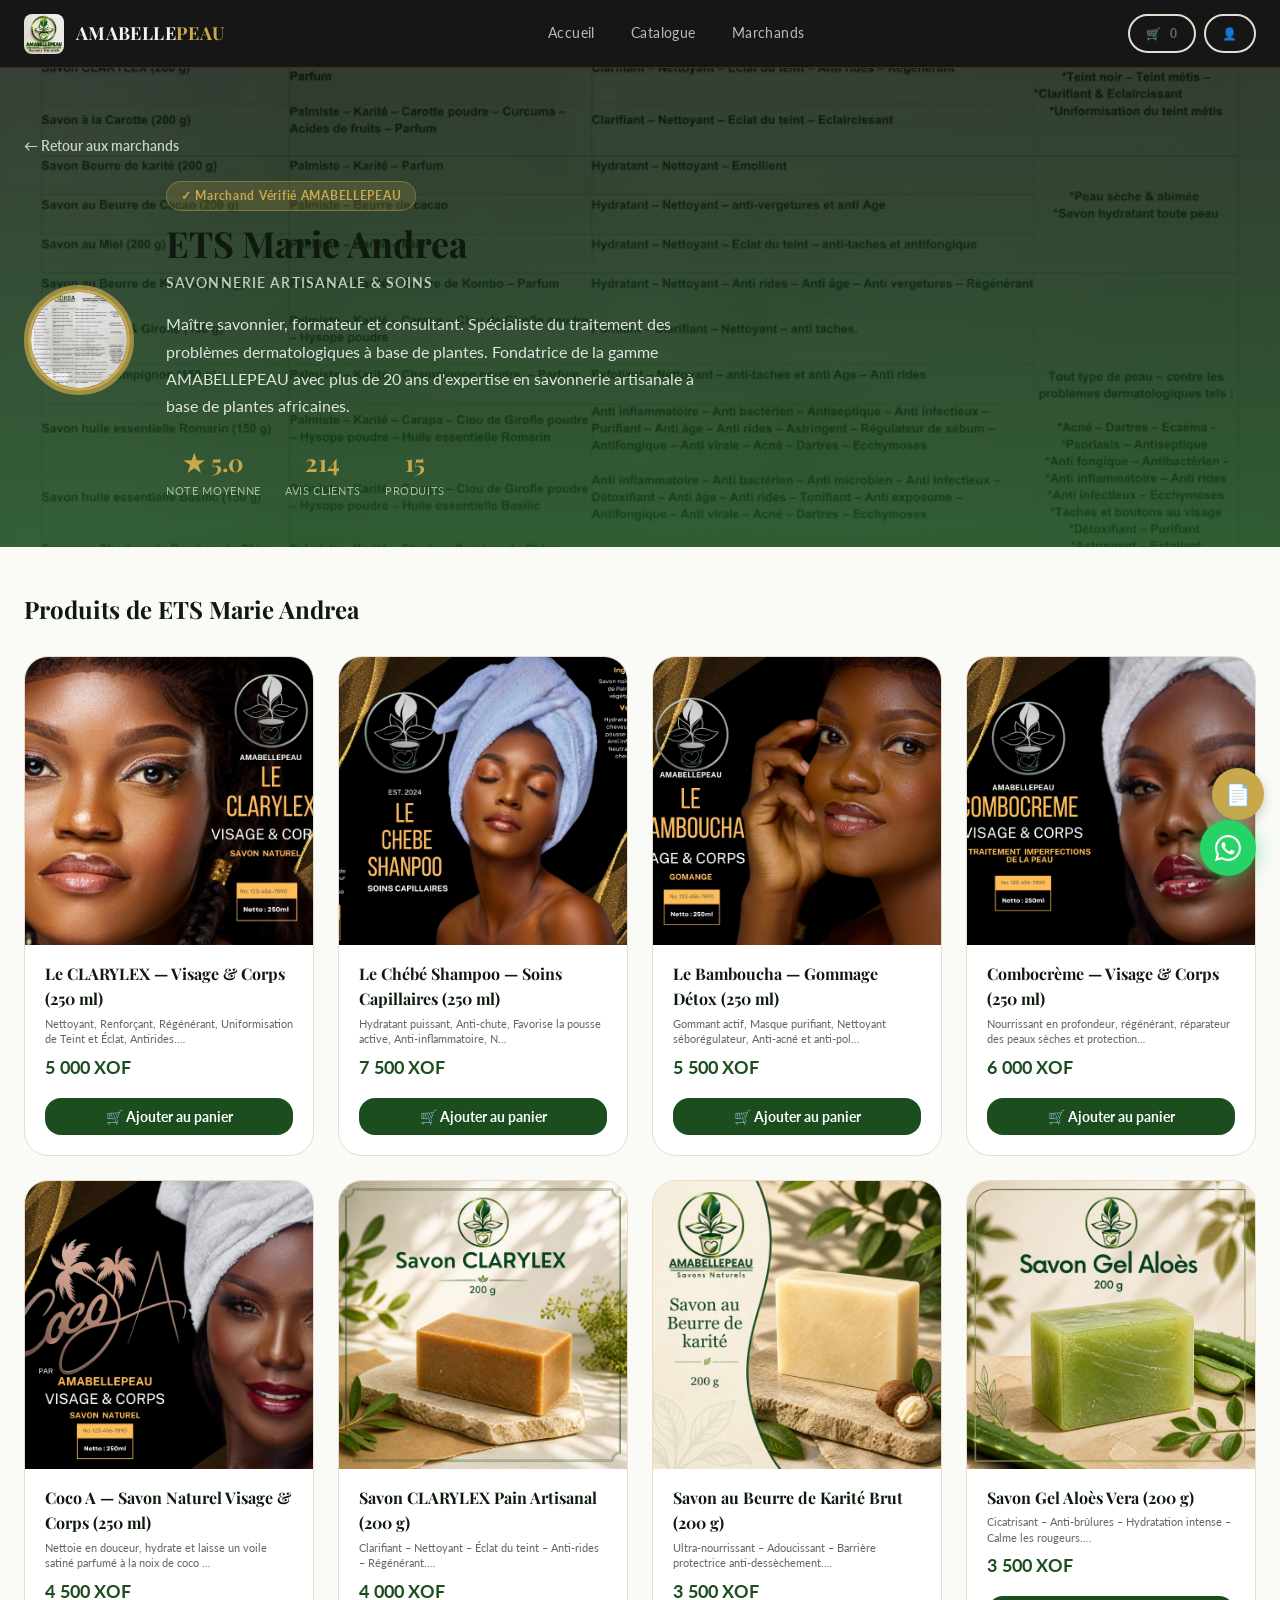
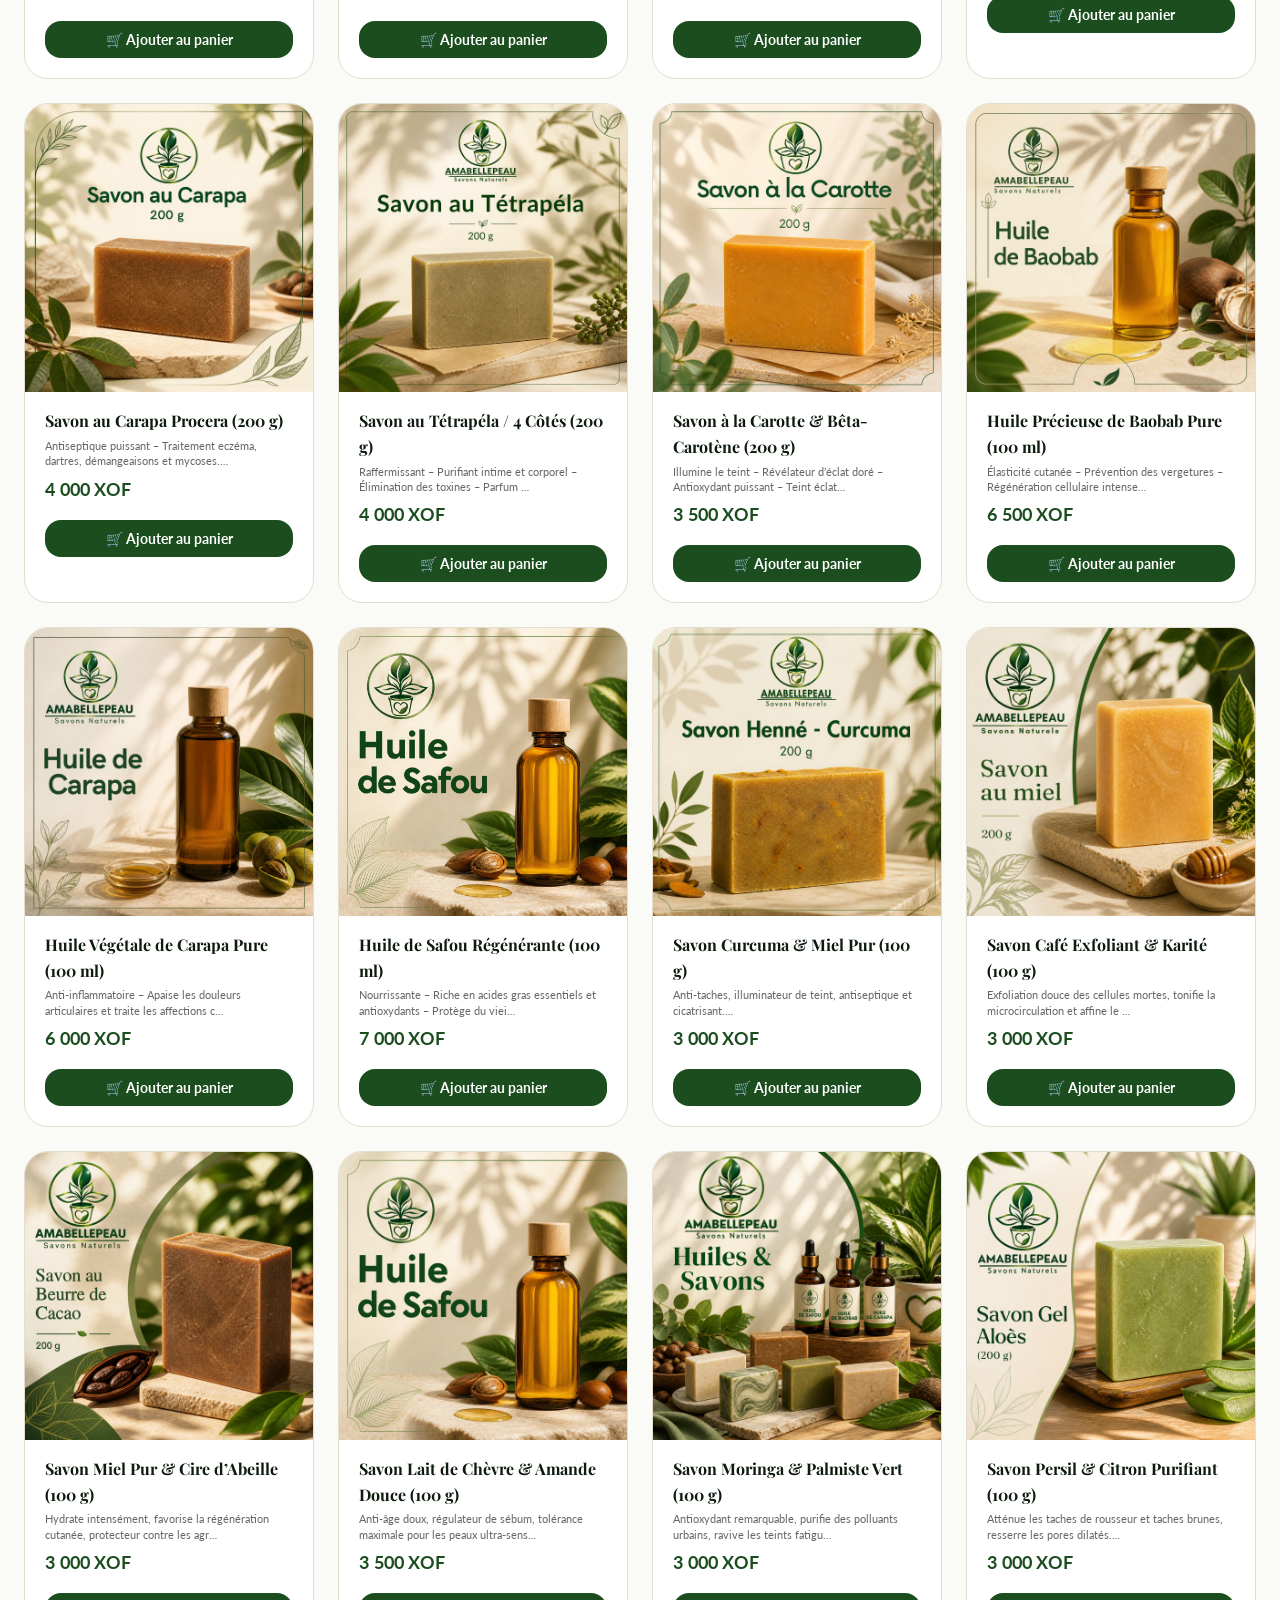
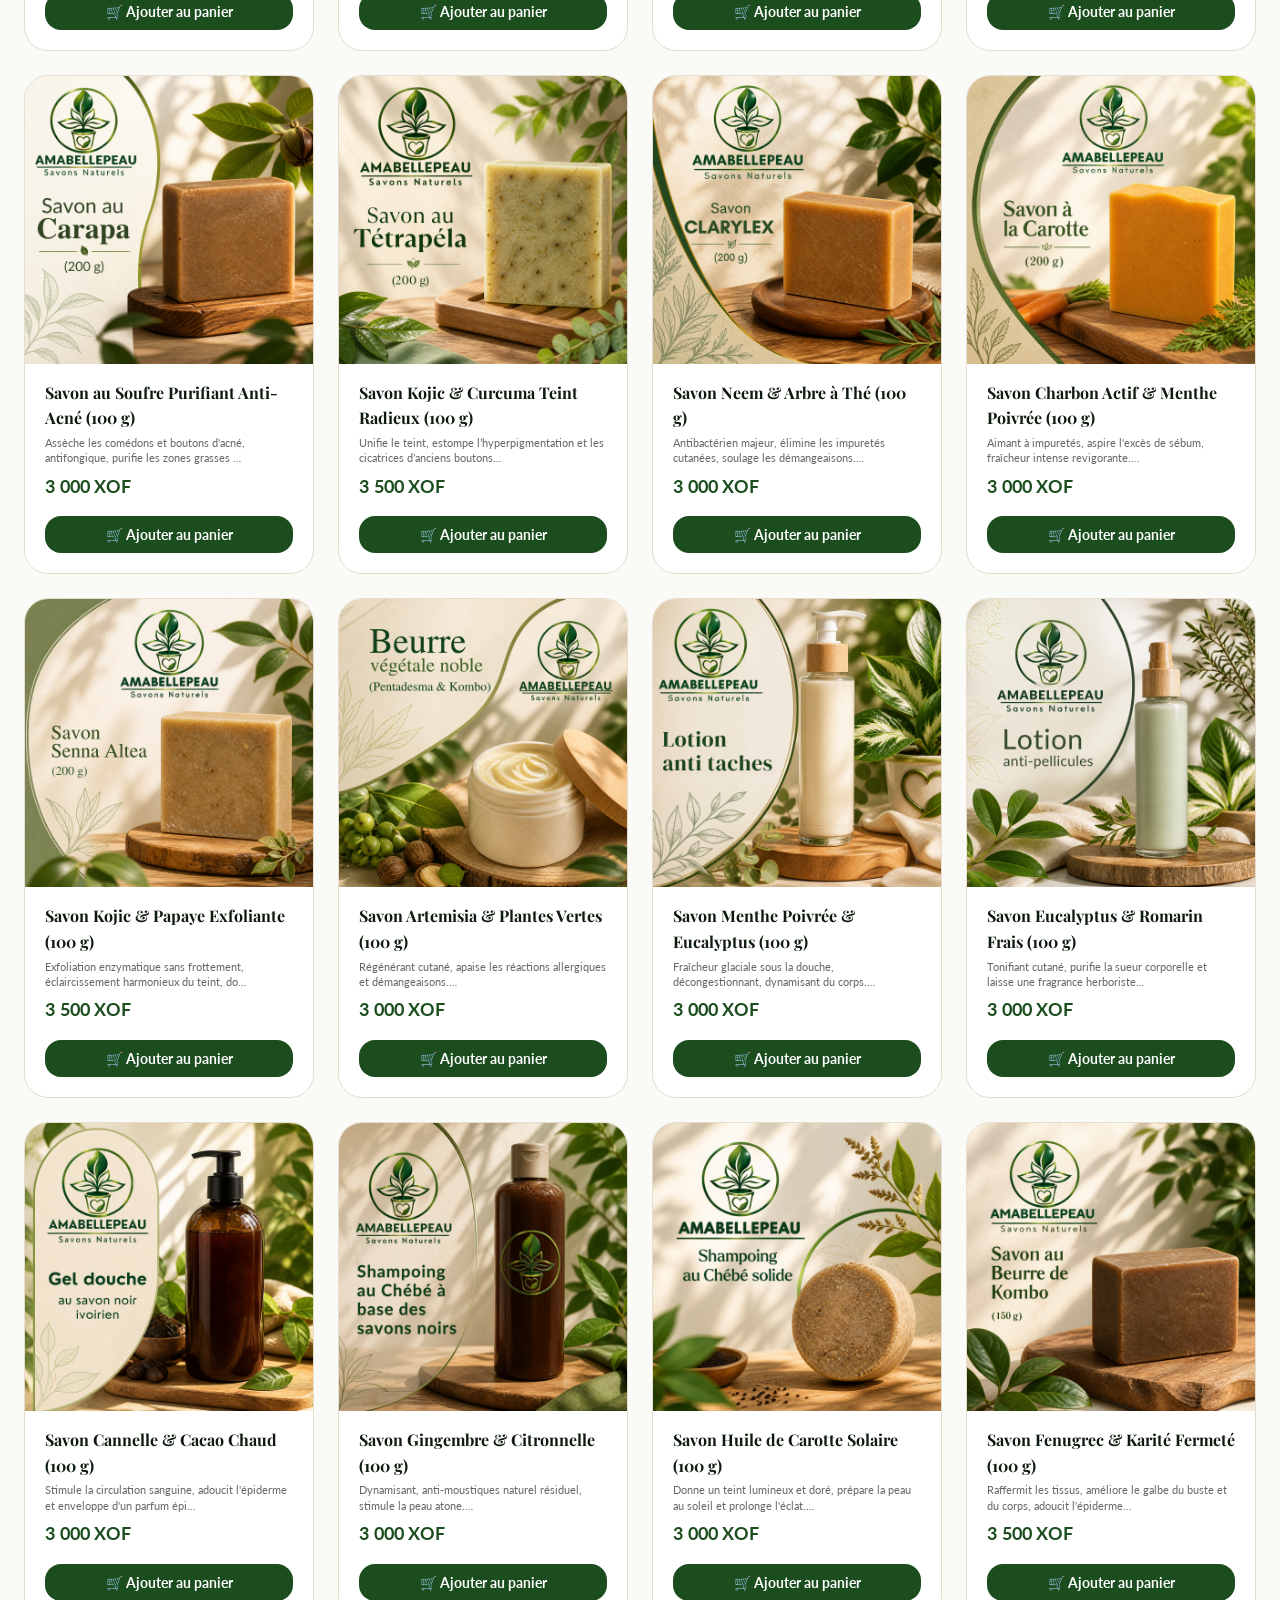
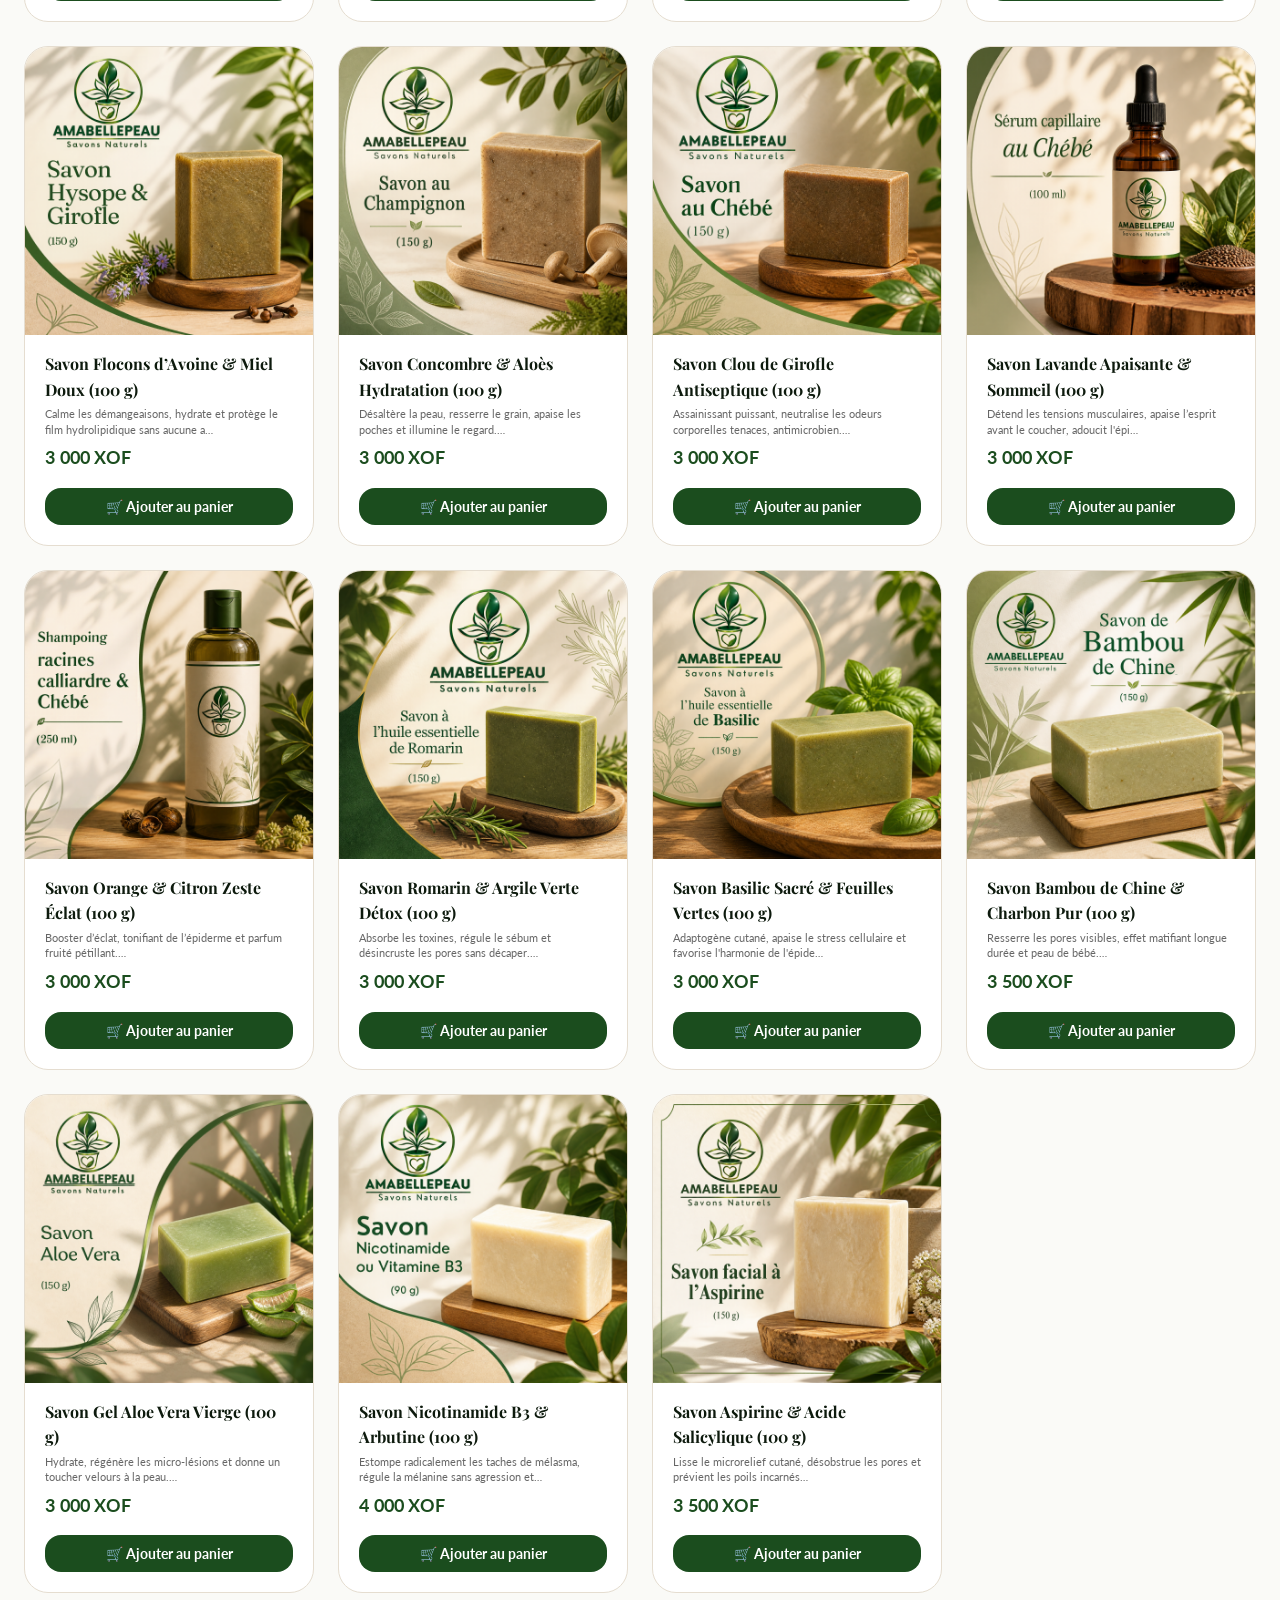
<file: marchand.html>
<!DOCTYPE html>
<html lang="fr">
<head>
  <meta charset="UTF-8"/>
  <meta name="viewport" content="width=device-width, initial-scale=1.0"/>

  <!-- Primary SEO Meta Tags -->
  <title>Boutique Marchand Certifié — AMABELLEPEAU</title>
  <meta name="title" content="Boutique Marchand Certifié — AMABELLEPEAU"/>
  <meta name="description" content="Découvrez les cosmétiques naturels et savons artisanaux de ce marchand certifié sur la marketplace AMABELLEPEAU."/>
  <link rel="canonical" href="https://amabellepeau.vercel.app/marchand.html"/>

  <!-- Open Graph / WhatsApp / Facebook -->
  <meta property="og:type" content="profile"/>
  <meta property="og:url" content="https://amabellepeau.vercel.app/marchand.html"/>
  <meta property="og:site_name" content="AMABELLEPEAU"/>
  <meta property="og:title" content="Boutique Marchand Certifié — AMABELLEPEAU"/>
  <meta property="og:description" content="Produits artisanaux et cosmétiques 100% naturels certifiés sur AMABELLEPEAU."/>
  <meta property="og:image" content="https://amabellepeau.vercel.app/assets/images/og-share-amabellepeau.png"/>
  <meta property="og:image:secure_url" content="https://amabellepeau.vercel.app/assets/images/og-share-amabellepeau.png"/>
  <meta property="og:image:type" content="image/png">
  <meta property="og:image:width" content="1200">
  <meta property="og:image:height" content="630">
  <meta property="og:locale" content="fr_CI">

  <!-- Twitter / X Cards -->
  <meta name="twitter:card" content="summary_large_image"/>
  <meta name="twitter:url" content="https://amabellepeau.vercel.app/marchand.html"/>
  <meta name="twitter:title" content="Boutique Marchand Certifié — AMABELLEPEAU"/>
  <meta name="twitter:description" content="Produits artisanaux et cosmétiques 100% naturels certifiés sur AMABELLEPEAU."/>
  <meta name="twitter:image" content="https://amabellepeau.vercel.app/assets/images/og-share-amabellepeau.png"/>

  <!-- Icons & Theme -->
  <meta name="theme-color" content="#1B4D1E"/>
  <link rel="icon" href="assets/icons/brand-logo.png"/>
  <link rel="apple-touch-icon" href="https://amabellepeau.vercel.app/assets/icons/brand-logo.png"/>
  <link rel="stylesheet" href="css/main.css"/>
  <style>
    /* ── Merchant Page Styles ── */
    .merchant-hero {
      background: linear-gradient(135deg, #0D1A0D 0%, #1B4D1E 60%, #2D6B32 100%);
      color: white;
      padding: var(--space-16) 0 var(--space-12);
    }
    .merchant-hero-inner {
      display: flex;
      align-items: center;
      gap: var(--space-8);
      flex-wrap: wrap;
    }
    .merchant-avatar-lg {
      width: 110px;
      height: 110px;
      border-radius: 50%;
      display: flex;
      align-items: center;
      justify-content: center;
      font-size: 2.2rem;
      font-weight: 900;
      color: white;
      border: 4px solid rgba(201,168,76,0.7);
      flex-shrink: 0;
      letter-spacing: 1px;
    }
    .merchant-hero-info { flex: 1; min-width: 240px; }
    .merchant-hero-name {
      font-family: var(--font-display);
      font-size: var(--text-4xl);
      font-weight: 700;
      margin-bottom: var(--space-2);
      line-height: 1.15;
    }
    .merchant-hero-category {
      font-size: var(--text-sm);
      color: rgba(255,255,255,0.72);
      font-weight: 600;
      text-transform: uppercase;
      letter-spacing: 0.08em;
      margin-bottom: var(--space-4);
    }
    .merchant-hero-desc {
      font-size: var(--text-base);
      color: rgba(255,255,255,0.85);
      line-height: 1.7;
      max-width: 560px;
    }
    .merchant-hero-stats {
      display: flex;
      gap: var(--space-6);
      margin-top: var(--space-6);
      flex-wrap: wrap;
    }
    .merchant-stat {
      text-align: center;
    }
    .merchant-stat-value {
      font-family: var(--font-display);
      font-size: var(--text-2xl);
      font-weight: 700;
      color: var(--color-gold, #C9A84C);
    }
    .merchant-stat-label {
      font-size: 11px;
      color: rgba(255,255,255,0.6);
      text-transform: uppercase;
      letter-spacing: 0.06em;
    }
    .verified-badge {
      display: inline-flex;
      align-items: center;
      gap: var(--space-1);
      background: rgba(201,168,76,0.18);
      color: var(--color-gold, #C9A84C);
      border: 1px solid rgba(201,168,76,0.4);
      border-radius: var(--radius-full, 9999px);
      padding: 4px 14px;
      font-size: var(--text-xs);
      font-weight: 700;
      letter-spacing: 0.06em;
      margin-bottom: var(--space-3);
    }

    /* Products grid */
    .products-section {
      padding: var(--space-12) 0 var(--space-16);
      background: var(--color-bg, #F5F0E8);
    }
    .products-section-title {
      font-family: var(--font-display);
      font-size: var(--text-2xl);
      font-weight: 700;
      color: var(--color-black, #0D1A0D);
      margin-bottom: var(--space-8);
    }
    .products-grid {
      display: grid;
      grid-template-columns: repeat(auto-fill, minmax(240px, 1fr));
      gap: var(--space-6);
    }
    .mp-card {
      background: white;
      border-radius: var(--radius-xl, 16px);
      border: 1px solid var(--color-border, #E8E0D0);
      overflow: hidden;
      transition: box-shadow 0.2s, transform 0.2s;
      cursor: pointer;
    }
    .mp-card:hover {
      box-shadow: 0 12px 40px rgba(27,77,30,0.14);
      transform: translateY(-4px);
    }
    .mp-card-img {
      aspect-ratio: 1;
      display: flex;
      align-items: center;
      justify-content: center;
      font-size: 3.5rem;
    }
    .mp-card-body { padding: var(--space-4) var(--space-5) var(--space-5); }
    .mp-card-name {
      font-family: var(--font-display);
      font-size: var(--text-base);
      font-weight: 700;
      color: var(--color-black, #0D1A0D);
      margin-bottom: var(--space-1);
    }
    .mp-card-price {
      font-weight: 700;
      color: var(--color-green, #1B4D1E);
      font-size: var(--text-lg);
      margin-bottom: var(--space-4);
    }
    .mp-card-btn {
      width: 100%;
      padding: 10px;
      background: var(--color-green, #1B4D1E);
      color: white;
      border: none;
      border-radius: var(--radius-lg, 12px);
      font-weight: 700;
      font-size: var(--text-sm);
      cursor: pointer;
      transition: background 0.2s;
    }
    .mp-card-btn:hover { background: #2D6B32; }

    /* Back link */
    .back-link {
      display: inline-flex;
      align-items: center;
      gap: var(--space-2);
      color: rgba(255,255,255,0.75);
      font-size: var(--text-sm);
      font-weight: 600;
      text-decoration: none;
      margin-bottom: var(--space-6);
      transition: color 0.15s;
    }
    .back-link:hover { color: white; }

    @media (max-width: 640px) {
      .merchant-hero-inner { flex-direction: column; text-align: center; }
      .merchant-hero-stats { justify-content: center; }
      .back-link { justify-content: center; }
    }
  </style>
  <link rel="manifest" href="/manifest.json">
</head>
<body>

<!-- NAVBAR -->
<nav class="navbar" id="mainNavbar">
  <div class="container flex-between">
    <a href="index.html" class="navbar-brand">
      <img src="assets/icons/brand-logo.png" onerror="this.src='assets/icons/logo.png'" alt="AMABELLEPEAU" class="navbar-logo"/>
      <span class="navbar-brand-text">AMABELLE<span>PEAU</span></span>
    </a>
    <div class="navbar-nav">
      <a href="index.html" class="navbar-link">Accueil</a>
      <a href="catalogue.html" class="navbar-link">Catalogue</a>
      <a href="index.html#marchands" class="navbar-link">Marchands</a>
    </div>
    <div class="navbar-actions">
      <a href="panier.html" class="btn btn-ghost btn-sm">🛒 <span id="cartCount">0</span></a>
      <a href="auth.html" class="btn btn-ghost btn-sm">👤</a>
    </div>
  </div>
</nav>

<!-- MERCHANT HERO -->
<section class="merchant-hero" id="merchantHero">
  <div class="container">
    <a href="index.html#marchands" class="back-link">← Retour aux marchands</a>
    <div class="merchant-hero-inner">
      <div class="merchant-avatar-lg" id="merchantAvatar">MB</div>
      <div class="merchant-hero-info">
        <div class="verified-badge">✓ Marchand Vérifié AMABELLEPEAU</div>
        <h1 class="merchant-hero-name" id="merchantName">Maison Botanique</h1>
        <div class="merchant-hero-category" id="merchantCategory">Savonnerie Artisanale · Cocody</div>
        <p class="merchant-hero-desc" id="merchantDesc">
          Spécialiste de la saponification à froid et des huiles essentielles d'Afrique de l'Ouest.
        </p>
        <div class="merchant-hero-stats">
          <div class="merchant-stat">
            <div class="merchant-stat-value" id="merchantRating">★ 4.9</div>
            <div class="merchant-stat-label">Note moyenne</div>
          </div>
          <div class="merchant-stat">
            <div class="merchant-stat-value" id="merchantReviews">128</div>
            <div class="merchant-stat-label">Avis clients</div>
          </div>
          <div class="merchant-stat">
            <div class="merchant-stat-value" id="merchantProducts">34</div>
            <div class="merchant-stat-label">Produits</div>
          </div>
        </div>
      </div>
    </div>
  </div>
</section>

<!-- PRODUCTS -->
<section class="products-section">
  <div class="container">
    <h2 class="products-section-title" id="productsHeading">Produits de Maison Botanique</h2>
    <div class="products-grid" id="productsGrid">
      <!-- Injected by JS -->
    </div>
  </div>
</section>

<!-- WhatsApp FAB -->
<a href="https://wa.me/c/2250799108108" target="_blank" rel="noopener noreferrer"
   style="position:fixed;bottom:24px;right:24px;width:56px;height:56px;background:#25D366;border-radius:50%;display:flex;align-items:center;justify-content:center;box-shadow:0 4px 20px rgba(37,211,102,0.5);z-index:9995;">
  <svg viewBox="0 0 32 32" width="26" height="26" fill="white"><path d="M16 0C7.163 0 0 7.163 0 16c0 2.827.737 5.479 2.027 7.785L0 32l8.454-2.01A15.93 15.93 0 0016 32c8.837 0 16-7.163 16-16S24.837 0 16 0zm0 29.333a13.262 13.262 0 01-6.771-1.853l-.485-.287-5.017 1.193 1.222-4.87-.316-.499A13.264 13.264 0 012.667 16C2.667 8.636 8.636 2.667 16 2.667S29.333 8.636 29.333 16 23.364 29.333 16 29.333zm7.27-9.87c-.398-.199-2.357-1.163-2.722-1.295-.365-.133-.631-.199-.897.199-.266.398-1.031 1.295-1.264 1.562-.233.266-.465.299-.863.1-.398-.2-1.681-.619-3.202-1.974-1.183-1.054-1.982-2.356-2.215-2.754-.233-.398-.025-.613.175-.811.18-.178.398-.465.597-.698.2-.233.266-.398.398-.664.133-.266.066-.498-.033-.698-.1-.199-.897-2.162-1.23-2.96-.323-.776-.652-.671-.897-.683l-.764-.013c-.266 0-.698.1-1.064.498-.365.398-1.396 1.363-1.396 3.325 0 1.962 1.43 3.858 1.629 4.124.199.265 2.814 4.297 6.82 6.025.953.411 1.697.656 2.278.84.957.304 1.828.261 2.517.158.767-.114 2.357-.963 2.689-1.894.332-.931.332-1.73.233-1.895-.1-.165-.365-.265-.763-.464z"/></svg>
</a>

<script src="js/storage-db.js"></script>
<script src="js/cart.js"></script>
<script src="js/products-data.js"></script>
<script src="js/admin-store.js"></script>
<script>
  // ── Merchant data catalogue ──
  var MERCHANTS = {
    'ets-marie-andrea': {
      initials: 'MA',
      gradient: 'linear-gradient(135deg, #1B4D1E, #2D6B32)',
      name: 'ETS Marie Andrea — Savonnerie Artisanale',
      category: 'Savonnerie Artisanale · Côte d\'Ivoire',
      desc: 'Maître savonnier, formateur et consultant. Spécialiste du traitement des problèmes dermatologiques à base de plantes. Fondatrice de la gamme AMABELLEPEAU avec plus de 20 ans d\'expertise en savonnerie artisanale à base de plantes africaines.',
      contact: '07 09 72 40 96 / 01 53 66 72 98',
      rating: '★ 5.0', reviews: '214', products: '15',
      items: [
        { id: 'prod-clarylex-200g', name: 'Savon CLARYLEX (200 g)', price: 4000, image: 'assets/images/products/cat-1.png' },
        { id: 'prod-henne-curcuma-200g', name: 'Savon Henné & Curcuma (200 g)', price: 3500, image: 'assets/images/products/cat-2.png' },
        { id: 'prod-gel-aloes-200g', name: 'Savon Gel Aloès (200 g)', price: 3500, image: 'assets/images/products/cat-3.png' },
        { id: 'prod-carapa-200g', name: 'Savon au Carapa (200 g)', price: 3500, image: 'assets/images/products/cat-4.png' },
        { id: 'prod-miel-pur-200g', name: 'Savon au Miel Pur (200 g)', price: 3500, image: 'assets/images/products/cat-5.png' },
        { id: 'prod-karite-brut-200g', name: 'Savon Beurre de Karité Brut (200 g)', price: 3500, image: 'assets/images/products/cat-6.png' }
      ]
    },
    'amabellebarbe': {
      initials: 'AB',
      gradient: 'linear-gradient(135deg, #0D1A0D, #1B4D1E)',
      name: 'AMABELLEBARBE',
      category: 'Soins Barbe & Homme · Abidjan',
      desc: 'Gamme exclusive de soins pour la barbe 100% naturels. L\'huile de barbe AMABELLEBARBE est une révolution dans le monde des cosmétiques masculins — composée exclusivement d\'essences naturelles pour stimuler la croissance, apporter brillance et vigueur. Karité, miel et aloès pour votre barbe.',
      rating: '★ 4.9', reviews: '87', products: '3',
      items: [
        { id: 'prod-kit-barbe-amabellebarbe', name: 'Kit Entretien Barbe AMABELLEBARBE', price: 15000, image: 'assets/images/products/amabellebarbe-kit.png' },
        { id: 'prod-huile-barbe-50ml', name: 'Huile de Barbe AMABELLEBARBE (50 ml)', price: 7500, image: 'assets/images/products/barbe-1.png' },
        { id: 'prod-clarylex-200g', name: 'Savon CLARYLEX AMABELLEBARBE', price: 4000, image: 'assets/images/products/cat-1.png' }
      ]
    },
    'amafleurdepeau': {
      initials: 'AF',
      gradient: 'linear-gradient(135deg, #2D4A1E, #6A8C52)',
      name: 'AMAFLEURDEPEAU',
      category: 'Soins Prestige · Abidjan',
      desc: 'Plongez dans l\'univers d\'AMAFLEURDEPEAU, où chaque soin a été conçu pour vous envelopper d\'une délicatesse sans pareille. Nos traitements phares issus de la fusion parfaite entre innovation et nature révèlent l\'éclat et la santé de votre peau.',
      rating: '★ 4.8', reviews: '143', products: '4',
      items: [
        { id: 'prod-coffret-signature', name: 'Coffret Signature AMAFLEURDEPEAU', price: 18000, image: 'assets/images/products/amafleurdepeau-coffret.png' },
        { id: 'prod-serum-chebe-100ml', name: 'Sérum Capillaire au Chébé (100 ml)', price: 6500, image: 'assets/images/products/cat-7.png' },
        { id: 'prod-charbon-bambou-150g', name: 'Savon Charbon de Bambou de Chine (150 g)', price: 3800, image: 'assets/images/products/cat-8.png' }
      ]
    },
    'maison-botanique': {
      initials: 'MB',
      gradient: 'linear-gradient(135deg, #1B4D1E, #2D6B32)',
      name: 'Maison Botanique',
      category: 'Savonnerie Artisanale · Cocody',
      desc: 'Spécialiste de la saponification à froid et des huiles essentielles d\'Afrique de l\'Ouest. Chaque savon est fabriqué à la main en petites séries pour garantir la qualité.',
      rating: '★ 4.9', reviews: '128', products: '34',
      items: [
        { id: 1, name: 'Savon Karité & Vanille',    price: 3500,  emoji: '🌿', bg: 'linear-gradient(135deg,#1B4D1E,#4A8C50)' },
        { id: 8, name: 'Lotion Corps Hibiscus',     price: 7500,  emoji: '🌸', bg: 'linear-gradient(135deg,#C44569,#E2C67A)' },
        { id: 9, name: 'Savon Baobab & Miel',       price: 3800,  emoji: '🍯', bg: 'linear-gradient(135deg,#8B5E3C,#C9A84C)' },
        { id: 10, name: 'Huile Karité Brut',        price: 5500,  emoji: '✨', bg: 'linear-gradient(135deg,#4A8C50,#C9A84C)' }
      ]
    },
    'ivoire-naturals': {
      initials: 'IN',
      gradient: 'linear-gradient(135deg, #8B7355, #C9A84C)',
      name: 'Ivoire Naturals',
      category: 'Soins Éco-certifiés · Grand-Bassam',
      desc: 'Huiles pures de première pression à froid et eaux florales distillées sur le littoral. Certifiés agriculture biologique depuis 2022.',
      rating: '★ 4.8', reviews: '95', products: '28',
      items: [
        { id: 2, name: 'Huile de Coco Pure',        price: 4500,  emoji: '🥥', bg: 'linear-gradient(135deg,#C9A84C,#E2C67A)' },
        { id: 11, name: 'Eau Florale de Rose',      price: 6200,  emoji: '🌹', bg: 'linear-gradient(135deg,#C44569,#F5A0B5)' },
        { id: 12, name: 'Huile d\'Avocat Bio',      price: 5800,  emoji: '🥑', bg: 'linear-gradient(135deg,#2D6B32,#6AAB70)' },
        { id: 13, name: 'Beurre de Mangue',         price: 4800,  emoji: '🥭', bg: 'linear-gradient(135deg,#E2C67A,#C9A84C)' }
      ]
    },
    'aura-noire': {
      initials: 'AN',
      gradient: 'linear-gradient(135deg, #0D1A0D, #4A8C50)',
      name: 'Aura Noire',
      category: 'Beurres Rares · Marcory Zone 4',
      desc: 'Chantillys fouettées à la main, karité bio de Korhogo et beurres de mangue sauvages. La quintessence du soin africain de luxe.',
      rating: '★ 5.0', reviews: '210', products: '45',
      items: [
        { id: 3, name: 'Crème Beurre de Karité',    price: 6000,  emoji: '🧴', bg: 'linear-gradient(135deg,#0D1A0D,#4A8C50)' },
        { id: 14, name: 'Chantilly Corps Cacao',    price: 7200,  emoji: '🍫', bg: 'linear-gradient(135deg,#4A2C0A,#8B5E3C)' },
        { id: 15, name: 'Beurre de Karité Brut',    price: 4900,  emoji: '⭐', bg: 'linear-gradient(135deg,#1B4D1E,#C9A84C)' },
        { id: 16, name: 'Sérum Nuit Réparateur',    price: 14500, emoji: '🌙', bg: 'linear-gradient(135deg,#0D1A0D,#2D6B32)' }
      ]
    },
    'bioclat-ci': {
      initials: 'BÉ',
      gradient: 'linear-gradient(135deg, #2D6B32, #6AAB70)',
      name: 'BioÉclat CI',
      category: 'Botanique & Teint · Plateau',
      desc: 'Formules à haute teneur en aloe vera frais cultivé biologiquement en Côte d\'Ivoire. Spécialiste du soin visage éclaircissant naturel.',
      rating: '★ 4.7', reviews: '74', products: '19',
      items: [
        { id: 4, name: 'Gel Aloe Vera Pur',         price: 5000,  emoji: '🌵', bg: 'linear-gradient(135deg,#2D6B32,#6AAB70)' },
        { id: 17, name: 'Masque Éclat Hibiscus',    price: 5500,  emoji: '🌺', bg: 'linear-gradient(135deg,#C44569,#E2C67A)' },
        { id: 18, name: 'Toner Eau d\'Aloe',        price: 3900,  emoji: '💧', bg: 'linear-gradient(135deg,#6AAB70,#C5E8C7)' },
        { id: 19, name: 'Crème SPF Naturelle',      price: 8500,  emoji: '☀️', bg: 'linear-gradient(135deg,#C9A84C,#F5F0E8)' }
      ]
    },
    'botanica-san-pedro': {
      initials: 'BS',
      gradient: 'linear-gradient(135deg, #1A211B, #3D443E)',
      name: 'Botanica San Pedro',
      category: 'Soins Détox · San Pedro',
      desc: 'Savons noirs purifiants au charbon de bambou et gommages minéraux marins. Experts en soins détox et purification cutanée profonde.',
      rating: '★ 4.9', reviews: '112', products: '22',
      items: [
        { id: 5, name: 'Savon Charbon Actif',       price: 3800,  emoji: '🖤', bg: 'linear-gradient(135deg,#0F2E11,#2D6B32)' },
        { id: 20, name: 'Savon Noir Africain',      price: 3200,  emoji: '🫧', bg: 'linear-gradient(135deg,#1A211B,#4A4A4A)' },
        { id: 21, name: 'Gommage Sucre de Canne',   price: 6500,  emoji: '🌾', bg: 'linear-gradient(135deg,#8B7355,#C9A84C)' },
        { id: 22, name: 'Masque Argile Blanche',    price: 4000,  emoji: '⬜', bg: 'linear-gradient(135deg,#D9D2C0,#F5F0E8)' }
      ]
    },
    'elixir-tropical': {
      initials: 'ÉT',
      gradient: 'linear-gradient(135deg, #C44569, #C9A84C)',
      name: 'L\'Élixir Tropical',
      category: 'Sérums Précieux · II-Plateaux',
      desc: 'Nectars concentrés de fleurs d\'hibiscus et vitamines naturelles unifiantes. Chaque sérum est élaboré en laboratoire artisanal à partir d\'actifs frais.',
      rating: '★ 4.8', reviews: '88', products: '16',
      items: [
        { id: 6, name: 'Sérum Vitamine C & Hibiscus', price: 12000, emoji: '💛', bg: 'linear-gradient(135deg,#C44569,#C9A84C)' },
        { id: 23, name: 'Huile Éclat Baobab',       price: 9500,  emoji: '🌟', bg: 'linear-gradient(135deg,#C9A84C,#E2C67A)' },
        { id: 24, name: 'Sérum Anti-Taches Nuit',   price: 13500, emoji: '🌙', bg: 'linear-gradient(135deg,#C44569,#4A1A2A)' },
        { id: 25, name: 'Brume Fixatrice Hibiscus', price: 5200,  emoji: '🌸', bg: 'linear-gradient(135deg,#C44569,#F5A0B5)' }
      ]
    }
  };

  // ── Read URL param ──
  var slug = new URLSearchParams(window.location.search).get('id') || 'ets-marie-andrea';
  var m = MERCHANTS[slug] || MERCHANTS['ets-marie-andrea'] || MERCHANTS['maison-botanique'];

  // Look up also in AdminStore for dynamic/uploaded merchant data
  if (typeof AdminStore !== 'undefined') {
    var adminMerchants = AdminStore.getMerchants();
    var foundAdmin = adminMerchants.find(function(x) {
      return x.slug === slug || 
             x.id === slug || 
             (x.id && x.id.replace('merch-', '') === slug) ||
             (x.name && x.name.toLowerCase().includes(slug.replace(/-/g, ' ')));
    });
    if (foundAdmin) {
      m = Object.assign({}, m, foundAdmin);
    }
  }

  // Populate hero with Banner & Logo if available
  var heroEl = document.querySelector('.merchant-hero');
  if (heroEl && m.banner) {
    heroEl.style.background = "linear-gradient(rgba(13, 26, 13, 0.82), rgba(27, 77, 30, 0.88)), url('" + m.banner + "') center/cover no-repeat";
  }

  var avatarEl = document.getElementById('merchantAvatar');
  if (m.logo) {
    avatarEl.innerHTML = '<img src="' + m.logo + '" alt="' + m.name + '" style="width:100%;height:100%;object-fit:cover;border-radius:50%;border:3px solid var(--color-gold,#C9A84C);">';
    avatarEl.style.background = 'transparent';
  } else {
    avatarEl.textContent = m.initials || 'MA';
    avatarEl.style.background = m.gradient || 'linear-gradient(135deg, #1B4D1E, #2D6B32)';
  }

  document.getElementById('merchantName').textContent      = m.name;
  document.getElementById('merchantCategory').textContent  = m.category;
  document.getElementById('merchantDesc').textContent      = m.desc;
  document.getElementById('merchantRating').textContent    = m.rating || '★ 4.9';
  document.getElementById('merchantReviews').textContent   = m.reviews || '120';
  document.getElementById('merchantProducts').textContent  = m.products || '15';
  document.getElementById('productsHeading').textContent   = 'Produits de ' + m.name;
  document.title = m.name + ' — AMABELLEPEAU';

  // ── Render product cards (with real images from ProductStore) ──
  var grid = document.getElementById('productsGrid');

  // Try to enrich merchant items from ProductStore
  function enrichItems(items) {
    if (typeof ProductStore === 'undefined') return items;
    if (slug === 'ets-marie-andrea') {
      var etsItems = ProductStore.getAll().filter(function(p) { return p.merchant === 'ETS Marie Andrea'; });
      if (etsItems.length > 0) return etsItems;
    } else if (slug === 'amabellebarbe') {
      var barbeItems = ProductStore.getAll().filter(function(p) { return p.brand === 'AMABELLEBARBE'; });
      if (barbeItems.length > 0) return barbeItems;
    } else if (slug === 'amafleurdepeau') {
      var fleurItems = ProductStore.getAll().filter(function(p) { return p.brand === 'AMAFLEURDEPEAU'; });
      if (fleurItems.length > 0) return fleurItems;
    }
    return items.map(function(item) {
      var storeProduct = ProductStore.getById(item.id);
      if (storeProduct) {
        return {
          id: storeProduct.id,
          name: storeProduct.name,
          price: storeProduct.price,
          image: storeProduct.image,
          vertus: storeProduct.vertus
        };
      }
      return item;
    });
  }

  var enrichedItems = enrichItems(m.items);

  grid.innerHTML = enrichedItems.map(function(item) {
    var imgHtml = item.image
      ? '<img src="' + item.image + '" alt="' + item.name + '" style="width:100%;height:100%;object-fit:cover;display:block;">'
      : '<div style="width:100%;height:100%;display:flex;align-items:center;justify-content:center;font-size:3rem;background:#1B4D1E;">🌿</div>';
    var formattedPrice = new Intl.NumberFormat('fr-FR').format(item.price) + ' XOF';
    return [
      '<div class="mp-card" onclick="window.location.href=\'produit.html?id=' + item.id + '\'">',
        '<div class="mp-card-img" style="padding:0;overflow:hidden;">' + imgHtml + '</div>',
        '<div class="mp-card-body">',
          '<div class="mp-card-name">' + item.name + '</div>',
          (item.vertus ? '<div style="font-size:11px;color:#666;line-height:1.4;margin-bottom:6px;">' + item.vertus.substring(0,80) + '…</div>' : ''),
          '<div class="mp-card-price">' + formattedPrice + '</div>',
          '<button class="mp-card-btn" onclick="event.stopPropagation(); addProductToCart(\'' + item.name.replace(/'/g, "\\'") + '\',' + item.price + ',\'' + (item.id || '') + '\')">',
            '🛒 Ajouter au panier',
          '</button>',
        '</div>',
      '</div>'
    ].join('');
  }).join('');

  // Show contact info if available
  if (m.contact) {
    var contactEl = document.getElementById('merchantContact');
    if (contactEl) contactEl.textContent = m.contact;
  }

  // ── Cart integration ──
  function addProductToCart(name, price, productId) {
    var cart = JSON.parse(localStorage.getItem('abp_cart') || '[]');
    var idx = cart.findIndex(function(i) { return i.productId === productId || i.name === name; });
    if (idx > -1) {
      cart[idx].quantity = (cart[idx].quantity || 1) + 1;
    } else {
      cart.push({ productId: productId || '', name: name, price: price, quantity: 1, merchantName: m.name });
    }
    localStorage.setItem('abp_cart', JSON.stringify(cart));
    var count = cart.reduce(function(a, i) { return a + (i.quantity || 1); }, 0);
    document.getElementById('cartCount').textContent = count;
    var toast = document.createElement('div');
    toast.style.cssText = 'position:fixed;bottom:96px;right:24px;background:#1B4D1E;color:white;padding:14px 22px;border-radius:12px;font-weight:700;z-index:9999;box-shadow:0 8px 32px rgba(0,0,0,0.2);font-size:14px;';
    toast.textContent = '✅ ' + name + ' ajouté au panier !';
    document.body.appendChild(toast);
    setTimeout(function() { toast.remove(); }, 3000);
  }

  // ── Sync cart count on load ──
  (function() {
    var cart = JSON.parse(localStorage.getItem('abp_cart') || '[]');
    var count = cart.reduce(function(a, i) { return a + (i.quantity || 1); }, 0);
    document.getElementById('cartCount').textContent = count;
  })();
</script>
  <!-- Commission Agreement Float Button -->
  <a href="commission-agreement.html" target="_blank" title="Contrat Ambassadeur" style="position:fixed;bottom:80px;right:16px;background:#C9A84C;color:#0D1A0D;border-radius:50%;width:52px;height:52px;display:flex;align-items:center;justify-content:center;font-size:1.3rem;text-decoration:none;box-shadow:0 4px 12px rgba(0,0,0,0.2);z-index:900;" class="no-print">📄</a>
  <!-- Offline Service Worker Registration -->
  <script>
    if ('serviceWorker' in navigator) {
      window.addEventListener('load', () => {
        navigator.serviceWorker.register('/sw.js')
          .then(reg => console.log('ABP Service Worker registered:', reg.scope))
          .catch(err => console.warn('ABP Service Worker registration failed:', err));
      });
    }
  </script>
</body>
</html>
</file>
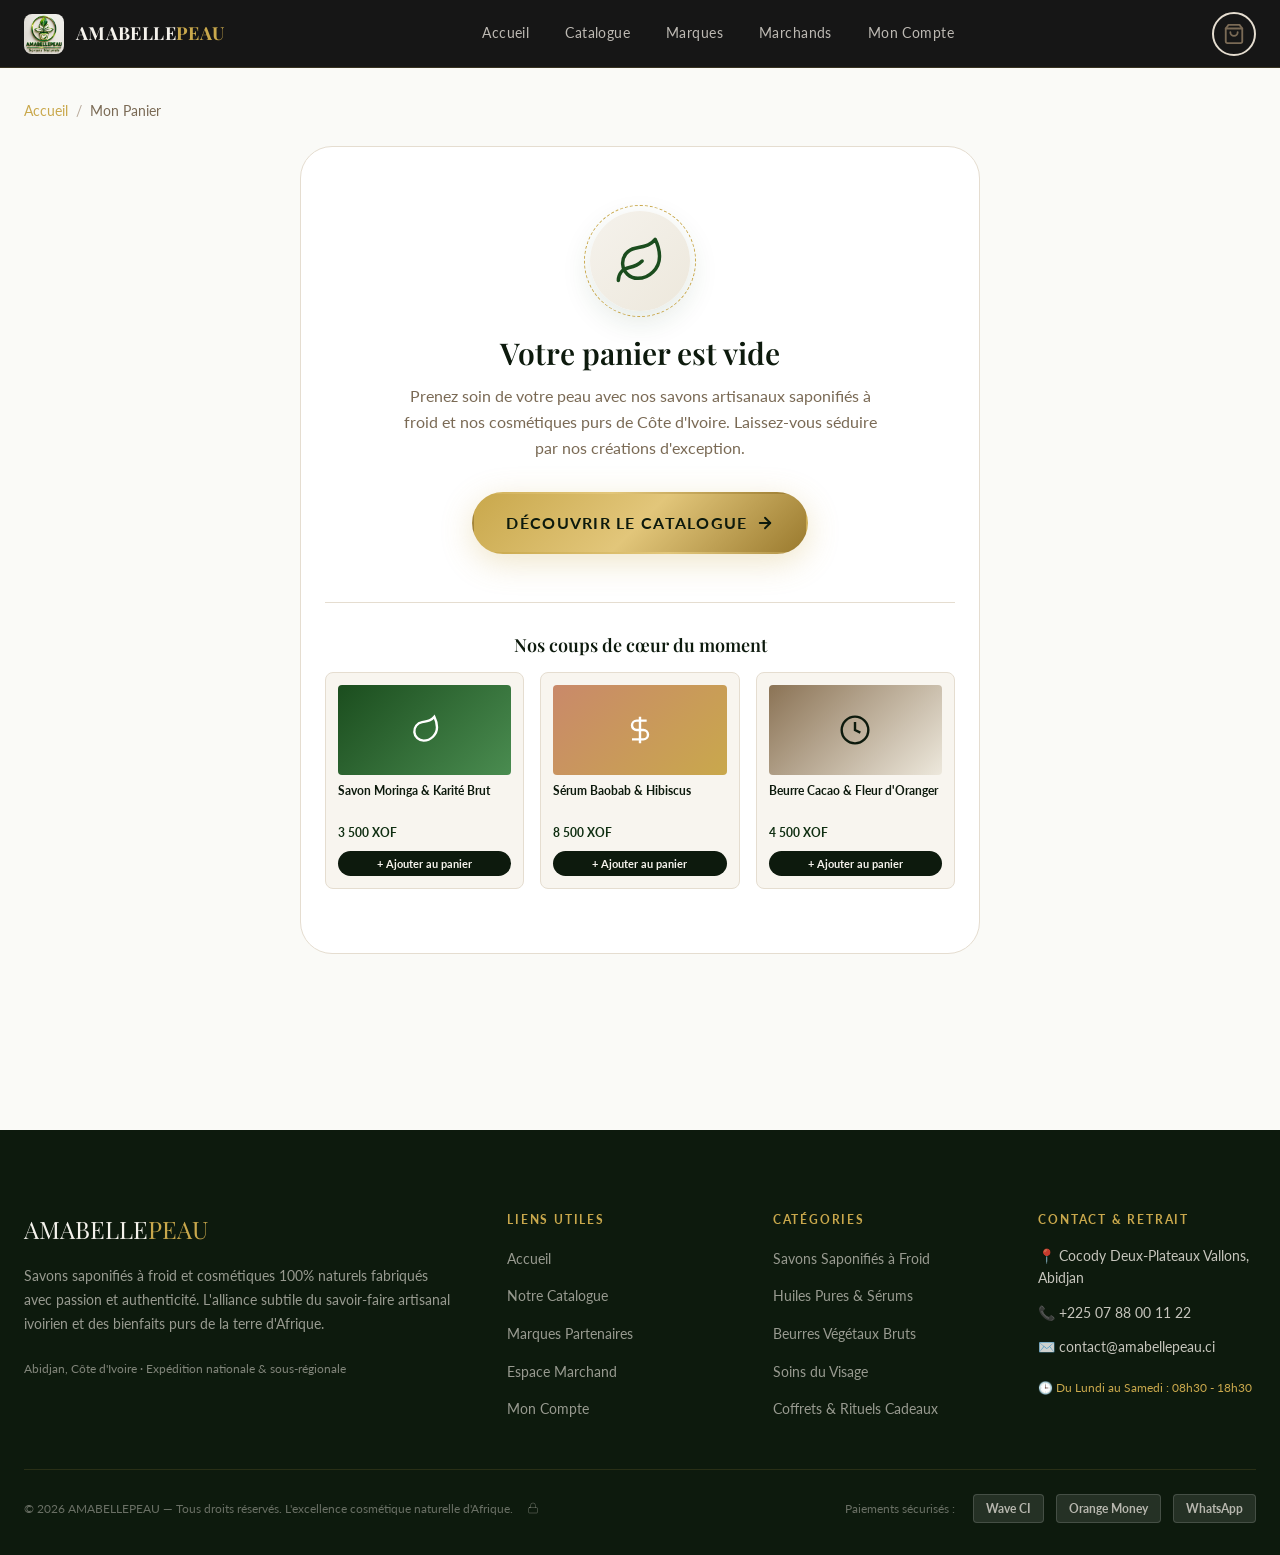
<file: panier.html>
<!DOCTYPE html>
<html lang="fr">
<head>
  <meta charset="UTF-8">
  <meta name="viewport" content="width=device-width, initial-scale=1.0">
  <title>Mon Panier | AMABELLEPEAU - Savons Naturels & Cosmétiques de Luxe</title>
  <meta name="description" content="Votre panier d'achats AMABELLEPEAU. Cosmétiques naturels, savons artisanaux saponifiés à froid et soins d'exception à Abidjan, Côte d'Ivoire.">
  <link rel="icon" type="image/png" href="assets/icons/brand-logo.png">
  <link rel="stylesheet" href="css/main.css">
  
  <style>
    /* ── Styles spécifiques Panier ── */
    .cart-page {
      padding: var(--space-8) 0 var(--space-20);
      min-height: calc(100vh - var(--nav-height) - 400px);
    }

    .cart-layout {
      display: grid;
      grid-template-columns: 1fr 380px;
      gap: var(--space-8);
      align-items: start;
    }

    /* Cart Header */
    .cart-header {
      display: flex;
      align-items: baseline;
      justify-content: space-between;
      margin-bottom: var(--space-6);
      padding-bottom: var(--space-4);
      border-bottom: 1px solid var(--color-border);
    }

    .cart-title {
      font-size: var(--text-3xl);
      font-weight: 700;
      color: var(--color-black);
      display: flex;
      align-items: center;
      gap: var(--space-3);
    }

    .cart-count-pill {
      font-family: var(--font-body);
      font-size: var(--text-xs);
      font-weight: 700;
      background: rgba(201, 168, 76, 0.15);
      color: var(--color-green-deep);
      padding: 4px 12px;
      border-radius: var(--radius-full);
      border: 1px solid rgba(201, 168, 76, 0.3);
    }

    .cart-clear-btn {
      background: none;
      border: none;
      color: var(--color-text-muted);
      font-size: var(--text-sm);
      cursor: pointer;
      display: inline-flex;
      align-items: center;
      gap: 6px;
      padding: 6px 12px;
      border-radius: var(--radius-full);
      transition: var(--transition-fast);
    }

    .cart-clear-btn:hover {
      color: var(--color-error);
      background: rgba(192, 57, 43, 0.08);
    }

    /* Cart Items List */
    .cart-items-list {
      display: flex;
      flex-direction: column;
      gap: var(--space-4);
    }

    .cart-item {
      display: grid;
      grid-template-columns: 110px 1fr auto;
      gap: var(--space-5);
      padding: var(--space-5);
      background: var(--color-surface);
      border: 1px solid var(--color-border);
      border-radius: var(--radius-lg);
      align-items: center;
      transition: var(--transition-base);
      position: relative;
    }

    .cart-item:hover {
      border-color: rgba(201, 168, 76, 0.4);
      box-shadow: var(--shadow-sm);
    }

    /* Cart Item Thumbnail */
    .cart-item-media {
      width: 110px;
      height: 110px;
      border-radius: var(--radius-md);
      overflow: hidden;
      position: relative;
      display: flex;
      align-items: center;
      justify-content: center;
      box-shadow: inset 0 0 20px rgba(0, 0, 0, 0.15);
      flex-shrink: 0;
    }

    .cart-item-media-gradient {
      width: 100%;
      height: 100%;
      display: flex;
      flex-direction: column;
      align-items: center;
      justify-content: center;
      color: #FFFFFF;
      text-align: center;
      padding: var(--space-2);
      position: relative;
    }

    .cart-item-media-gradient::after {
      content: '';
      position: absolute;
      inset: 0;
      background: radial-gradient(circle at 30% 30%, rgba(255,255,255,0.25) 0%, transparent 70%);
      pointer-events: none;
    }

    .cart-item-media svg {
      width: 38px;
      height: 38px;
      opacity: 0.9;
      filter: drop-shadow(0 2px 4px rgba(0,0,0,0.2));
    }

    .cart-item-tag {
      position: absolute;
      bottom: 6px;
      font-size: 9px;
      font-weight: 700;
      text-transform: uppercase;
      letter-spacing: 0.05em;
      background: rgba(0, 0, 0, 0.45);
      backdrop-filter: blur(4px);
      padding: 2px 6px;
      border-radius: var(--radius-sm);
    }

    /* Cart Item Content */
    .cart-item-info {
      display: flex;
      flex-direction: column;
      gap: 4px;
    }

    .cart-item-brand {
      font-size: var(--text-xs);
      font-weight: 700;
      color: var(--color-gold-dark);
      text-transform: uppercase;
      letter-spacing: 0.08em;
    }

    .cart-item-name {
      font-family: var(--font-display);
      font-size: var(--text-base);
      font-weight: 600;
      color: var(--color-black);
      line-height: 1.3;
    }

    .cart-item-variant {
      font-size: var(--text-xs);
      color: var(--color-text-muted);
      margin-bottom: var(--space-2);
    }

    .cart-item-price-unit {
      font-size: var(--text-sm);
      font-weight: 700;
      color: var(--color-green-deep);
    }

    /* Quantity & Price Controls */
    .cart-item-actions {
      display: flex;
      flex-direction: column;
      align-items: flex-end;
      gap: var(--space-3);
    }

    .cart-item-total {
      font-family: var(--font-display);
      font-size: var(--text-lg);
      font-weight: 700;
      color: var(--color-black);
      white-space: nowrap;
    }

    .stepper {
      display: inline-flex;
      align-items: center;
      background: var(--color-surface-alt);
      border: 1px solid var(--color-border);
      border-radius: var(--radius-full);
      padding: 3px;
    }

    .stepper-btn {
      width: 28px;
      height: 28px;
      border-radius: 50%;
      border: none;
      background: #FFFFFF;
      color: var(--color-black);
      display: flex;
      align-items: center;
      justify-content: center;
      cursor: pointer;
      font-size: 15px;
      font-weight: bold;
      transition: var(--transition-fast);
      box-shadow: 0 1px 2px rgba(0,0,0,0.06);
    }

    .stepper-btn:hover:not(:disabled) {
      background: var(--color-gold);
      color: #FFFFFF;
    }

    .stepper-btn:disabled {
      opacity: 0.35;
      cursor: not-allowed;
    }

    .stepper-value {
      width: 36px;
      text-align: center;
      font-size: var(--text-sm);
      font-weight: 700;
      color: var(--color-black);
      border: none;
      background: transparent;
    }

    .cart-item-remove {
      background: none;
      border: none;
      color: var(--color-text-light);
      cursor: pointer;
      display: inline-flex;
      align-items: center;
      gap: 4px;
      font-size: var(--text-xs);
      transition: var(--transition-fast);
      padding: 4px 6px;
      border-radius: var(--radius-sm);
    }

    .cart-item-remove:hover {
      color: var(--color-error);
      background: rgba(192, 57, 43, 0.06);
    }

    /* Cart Action Bar Below Items */
    .cart-footer-actions {
      display: flex;
      align-items: center;
      justify-content: space-between;
      margin-top: var(--space-6);
      padding-top: var(--space-6);
      border-top: 1px solid var(--color-border);
      flex-wrap: wrap;
      gap: var(--space-4);
    }

    .continue-shopping-link {
      display: inline-flex;
      align-items: center;
      gap: var(--space-2);
      font-size: var(--text-sm);
      font-weight: 700;
      color: var(--color-green-deep);
      transition: var(--transition-fast);
    }

    .continue-shopping-link:hover {
      color: var(--color-gold-dark);
      transform: translateX(-4px);
    }

    /* Order Summary Card (Sidebar) */
    .order-summary-card {
      background: var(--color-surface);
      border: 1px solid var(--color-border);
      border-radius: var(--radius-xl);
      padding: var(--space-6);
      box-shadow: var(--shadow-sm);
      position: sticky;
      top: calc(var(--nav-height) + var(--space-6));
    }

    .summary-title {
      font-family: var(--font-display);
      font-size: var(--text-xl);
      font-weight: 700;
      color: var(--color-black);
      margin-bottom: var(--space-5);
      padding-bottom: var(--space-3);
      border-bottom: 1px solid var(--color-border);
    }

    .summary-row {
      display: flex;
      justify-content: space-between;
      align-items: center;
      font-size: var(--text-sm);
      margin-bottom: var(--space-3);
      color: var(--color-text-muted);
    }

    .summary-row.discount-row {
      color: var(--color-success);
      font-weight: 700;
    }

    .summary-row .value {
      font-weight: 700;
      color: var(--color-text);
    }

    .summary-row.discount-row .value {
      color: var(--color-success);
    }

    .summary-divider {
      height: 1px;
      background: var(--color-border);
      margin: var(--space-4) 0;
    }

    .summary-total {
      display: flex;
      justify-content: space-between;
      align-items: baseline;
      margin-bottom: var(--space-6);
    }

    .summary-total-label {
      font-family: var(--font-display);
      font-size: var(--text-lg);
      font-weight: 700;
      color: var(--color-black);
    }

    .summary-total-sub {
      font-size: var(--text-xs);
      color: var(--color-text-muted);
      display: block;
      margin-top: 2px;
    }

    .summary-total-amount {
      font-family: var(--font-display);
      font-size: var(--text-2xl);
      font-weight: 700;
      color: var(--color-green-deep);
    }

    /* Promo code section */
    .promo-section {
      margin-bottom: var(--space-6);
      padding: var(--space-4);
      background: var(--color-surface-alt);
      border-radius: var(--radius-md);
      border: 1px dashed var(--color-border);
    }

    .promo-label {
      font-size: var(--text-xs);
      font-weight: 700;
      text-transform: uppercase;
      letter-spacing: 0.05em;
      color: var(--color-text);
      margin-bottom: var(--space-2);
      display: flex;
      align-items: center;
      justify-content: space-between;
    }

    .promo-form {
      display: flex;
      gap: var(--space-2);
    }

    .promo-input {
      flex: 1;
      padding: 9px 12px;
      font-size: var(--text-xs);
      text-transform: uppercase;
      letter-spacing: 0.05em;
      border: 1.5px solid var(--color-border);
      border-radius: var(--radius-full);
      background: #FFFFFF;
      outline: none;
      transition: var(--transition-fast);
    }

    .promo-input:focus {
      border-color: var(--color-gold);
    }

    .promo-btn {
      padding: 8px 16px;
      font-size: var(--text-xs);
      border-radius: var(--radius-full);
      background: var(--color-black);
      color: var(--color-cream);
      border: none;
      font-weight: 700;
      cursor: pointer;
      transition: var(--transition-fast);
      white-space: nowrap;
    }

    .promo-btn:hover {
      background: var(--color-green-deep);
      color: var(--color-gold-light);
    }

    .promo-feedback {
      font-size: var(--text-xs);
      margin-top: var(--space-2);
      display: none;
    }

    .promo-feedback.success {
      display: block;
      color: var(--color-success);
    }

    .promo-feedback.error {
      display: block;
      color: var(--color-error);
    }

    .checkout-btn {
      width: 100%;
      padding: var(--space-4);
      font-size: var(--text-sm);
      letter-spacing: 0.06em;
      box-shadow: 0 8px 24px rgba(201, 168, 76, 0.35);
      margin-bottom: var(--space-4);
    }

    .delivery-note {
      display: flex;
      align-items: center;
      gap: var(--space-2);
      font-size: var(--text-xs);
      color: var(--color-text-muted);
      line-height: 1.4;
      margin-bottom: var(--space-5);
      background: rgba(201, 168, 76, 0.08);
      padding: var(--space-3);
      border-radius: var(--radius-md);
      border-left: 3px solid var(--color-gold);
    }

    /* Payment icons row in sidebar */
    .summary-payment-logos {
      border-top: 1px solid var(--color-border);
      padding-top: var(--space-4);
      text-align: center;
    }

    .summary-payment-title {
      font-size: 11px;
      text-transform: uppercase;
      letter-spacing: 0.08em;
      color: var(--color-text-light);
      margin-bottom: var(--space-3);
    }

    .payment-badges-row {
      display: flex;
      align-items: center;
      justify-content: center;
      gap: var(--space-3);
      flex-wrap: wrap;
    }

    .payment-pill {
      display: inline-flex;
      align-items: center;
      gap: 6px;
      padding: 6px 12px;
      border-radius: var(--radius-full);
      font-size: 11px;
      font-weight: 700;
      border: 1px solid var(--color-border);
      background: var(--color-surface);
      color: var(--color-text);
      text-decoration: none;
      transition: var(--transition-fast);
    }

    .payment-pill:hover {
      transform: translateY(-2px);
      box-shadow: var(--shadow-sm);
    }

    .payment-pill.wave {
      border-color: #1E90FF;
      background: rgba(30, 144, 255, 0.08);
      color: #0b7bb5;
    }

    .payment-pill.orange-money {
      border-color: #FF6600;
      background: rgba(255, 102, 0, 0.08);
      color: #c45d00;
    }

    .payment-pill.whatsapp {
      border-color: #25D366;
      background: rgba(37, 211, 102, 0.08);
      color: #128c7e;
    }

    .reassurance-list {
      margin-top: var(--space-5);
      display: flex;
      flex-direction: column;
      gap: var(--space-2);
    }

    .reassurance-item {
      display: flex;
      align-items: center;
      gap: var(--space-2);
      font-size: var(--text-xs);
      color: var(--color-text-muted);
    }

    /* Empty Cart State */
    .empty-cart-container {
      display: none;
      text-align: center;
      padding: var(--space-16) var(--space-6);
      background: var(--color-surface);
      border: 1px solid var(--color-border);
      border-radius: var(--radius-2xl);
      max-width: 680px;
      margin: 0 auto;
    }

    .empty-cart-icon-wrap {
      width: 100px;
      height: 100px;
      margin: 0 auto var(--space-6);
      border-radius: 50%;
      background: var(--gradient-cream);
      display: flex;
      align-items: center;
      justify-content: center;
      color: var(--color-green);
      box-shadow: 0 10px 30px rgba(27, 77, 30, 0.12);
      position: relative;
    }

    .empty-cart-icon-wrap::after {
      content: '';
      position: absolute;
      inset: -6px;
      border-radius: 50%;
      border: 1.5px dashed var(--color-gold);
      animation: rotateSlow 25s linear infinite;
    }

    @keyframes rotateSlow {
      to { transform: rotate(360deg); }
    }

    .empty-cart-title {
      font-size: var(--text-3xl);
      margin-bottom: var(--space-3);
      color: var(--color-black);
    }

    .empty-cart-desc {
      font-size: var(--text-base);
      color: var(--color-text-muted);
      max-width: 480px;
      margin: 0 auto var(--space-8);
      line-height: 1.6;
    }

    /* Suggestions in empty cart */
    .empty-cart-suggestions {
      margin-top: var(--space-12);
      border-top: 1px solid var(--color-border);
      padding-top: var(--space-8);
      text-align: left;
    }

    .empty-suggestions-title {
      font-family: var(--font-display);
      font-size: var(--text-lg);
      margin-bottom: var(--space-4);
      text-align: center;
      color: var(--color-black);
    }

    .empty-cards-grid {
      display: grid;
      grid-template-columns: repeat(3, 1fr);
      gap: var(--space-4);
    }

    .mini-card {
      background: var(--color-surface-alt);
      border: 1px solid var(--color-border);
      border-radius: var(--radius-md);
      padding: var(--space-3);
      display: flex;
      flex-direction: column;
      gap: var(--space-2);
      transition: var(--transition-fast);
    }

    .mini-card:hover {
      border-color: var(--color-gold);
      transform: translateY(-2px);
    }

    .mini-card-img {
      height: 90px;
      border-radius: var(--radius-sm);
      display: flex;
      align-items: center;
      justify-content: center;
      color: #FFFFFF;
    }

    .mini-card-name {
      font-size: var(--text-xs);
      font-weight: 700;
      color: var(--color-black);
      line-height: 1.3;
      height: 32px;
      overflow: hidden;
    }

    .mini-card-price {
      font-size: var(--text-xs);
      color: var(--color-green-deep);
      font-weight: 700;
    }

    .mini-card-add-btn {
      margin-top: auto;
      background: var(--color-black);
      color: var(--color-cream);
      border: none;
      padding: 6px;
      border-radius: var(--radius-full);
      font-size: 11px;
      font-weight: 700;
      cursor: pointer;
      transition: var(--transition-fast);
      display: flex;
      align-items: center;
      justify-content: center;
      gap: 4px;
    }

    .mini-card-add-btn:hover {
      background: var(--color-gold);
      color: var(--color-black);
    }

    /* Modal Clear Cart Confirmation */
    .confirm-modal-overlay {
      position: fixed;
      inset: 0;
      background: rgba(10, 10, 10, 0.6);
      backdrop-filter: blur(5px);
      z-index: 9999;
      display: none;
      align-items: center;
      justify-content: center;
      padding: var(--space-4);
    }

    .confirm-modal-overlay.active {
      display: flex;
    }

    .confirm-modal-box {
      background: #FFFFFF;
      border-radius: var(--radius-xl);
      padding: var(--space-8);
      max-width: 440px;
      width: 100%;
      text-align: center;
      box-shadow: var(--shadow-xl);
      animation: modalIn 0.3s cubic-bezier(0.34, 1.56, 0.64, 1);
    }

    .confirm-icon {
      width: 64px;
      height: 64px;
      background: rgba(192, 57, 43, 0.1);
      color: var(--color-error);
      border-radius: 50%;
      display: flex;
      align-items: center;
      justify-content: center;
      margin: 0 auto var(--space-4);
    }

    .confirm-actions {
      display: flex;
      gap: var(--space-3);
      justify-content: center;
      margin-top: var(--space-6);
    }

    /* Mobile Responsive adjustments */
    @media (max-width: 992px) {
      .cart-layout {
        grid-template-columns: 1fr;
      }
      .order-summary-card {
        position: static;
        margin-top: var(--space-6);
      }
    }

    @media (max-width: 640px) {
      .cart-item {
        grid-template-columns: 80px 1fr;
        gap: var(--space-3);
        padding: var(--space-4);
      }
      .cart-item-media {
        width: 80px;
        height: 80px;
      }
      .cart-item-actions {
        grid-column: 1 / -1;
        flex-direction: row;
        justify-content: space-between;
        align-items: center;
        padding-top: var(--space-3);
        border-top: 1px dashed var(--color-border);
        margin-top: var(--space-2);
      }
      .empty-cards-grid {
        grid-template-columns: 1fr;
      }
    }
  </style>
  <link rel="manifest" href="/manifest.json">
</head>
<body>

  <!-- =====================================================
       NAVBAR
       ===================================================== -->
  <header class="navbar">
    <div class="container">
      <a href="index.html" class="navbar-brand">
        <img src="assets/icons/brand-logo.png" alt="AMABELLEPEAU Logo" class="navbar-logo">
        <div class="navbar-brand-text">
          AMABELLE<span>PEAU</span>
        </div>
      </a>

      <nav class="navbar-nav">
        <a href="index.html" class="navbar-link">Accueil</a>
        <a href="catalogue.html" class="navbar-link">Catalogue</a>
        <a href="marques.html" class="navbar-link">Marques</a>
        <a href="marchand/index.html" class="navbar-link">Marchands</a>
        <a href="compte.html" class="navbar-link">Mon Compte</a>
      </nav>

      <div class="navbar-actions">
        <a href="panier.html" class="cart-badge active" title="Voir mon panier">
          <button class="btn btn-icon btn-ghost" aria-label="Panier">
            <svg width="22" height="22" viewBox="0 0 24 24" fill="none" stroke="currentColor" stroke-width="2" stroke-linecap="round" stroke-linejoin="round">
              <path d="M6 2L3 6v14a2 2 0 0 0 2 2h14a2 2 0 0 0 2-2V6l-3-4z"></path>
              <line x1="3" y1="6" x2="21" y2="6"></line>
              <path d="M16 10a4 4 0 0 1-8 0"></path>
            </svg>
          </button>
          <span class="cart-badge-count" id="headerCartCount">0</span>
        </a>

        <!-- Mobile hamburger toggle -->
        <button class="mobile-menu-toggle" id="mobileMenuBtn" aria-label="Menu Mobile">
          <span></span>
          <span></span>
          <span></span>
        </button>
      </div>
    </div>
  </header>

  <!-- Mobile Drawer Menu -->
  <div class="mobile-nav" id="mobileNav">
    <div style="display: flex; justify-content: space-between; align-items: center; margin-bottom: var(--space-8);">
      <div class="navbar-brand-text" style="color: white;">AMABELLE<span style="color: var(--color-gold);">PEAU</span></div>
      <button id="closeMobileNav" style="background: none; border: none; color: white; font-size: 28px; cursor: pointer;">&times;</button>
    </div>
    <div style="display: flex; flex-direction: column; gap: var(--space-4);">
      <a href="index.html" class="navbar-link" style="font-size: var(--text-lg);">Accueil</a>
      <a href="catalogue.html" class="navbar-link" style="font-size: var(--text-lg);">Catalogue</a>
      <a href="marques.html" class="navbar-link" style="font-size: var(--text-lg);">Marques</a>
      <a href="marchand/index.html" class="navbar-link" style="font-size: var(--text-lg);">Marchands</a>
      <a href="compte.html" class="navbar-link" style="font-size: var(--text-lg);">Mon Compte</a>
      <a href="panier.html" class="navbar-link active" style="font-size: var(--text-lg); color: var(--color-gold);">Panier (<span id="mobileCartCount">0</span>)</a>
    </div>
  </div>

  <!-- =====================================================
       MAIN CART CONTENT
       ===================================================== -->
  <main class="cart-page">
    <div class="container">
      
      <!-- Breadcrumb -->
      <nav class="breadcrumb" aria-label="Fil d'Ariane">
        <a href="index.html">Accueil</a>
        <span class="breadcrumb-sep">/</span>
        <span>Mon Panier</span>
      </nav>

      <!-- Cart Content Wrapper (populated when cart has items) -->
      <div id="cartFilledSection" class="cart-layout">
        
        <!-- LEFT COLUMN (65%): Cart items list -->
        <section class="cart-items-wrapper">
          <div class="cart-header">
            <h1 class="cart-title">
              Mon Panier
              <span class="cart-count-pill" id="cartHeaderBadge">0 article</span>
            </h1>
            <button class="cart-clear-btn" id="openClearModalBtn" title="Vider tous les articles du panier">
              <svg width="16" height="16" viewBox="0 0 24 24" fill="none" stroke="currentColor" stroke-width="2" stroke-linecap="round" stroke-linejoin="round">
                <polyline points="3 6 5 6 21 6"></polyline>
                <path d="M19 6v14a2 2 0 0 1-2 2H7a2 2 0 0 1-2-2V6m3 0V4a2 2 0 0 1 2-2h4a2 2 0 0 1 2 2v2"></path>
              </svg>
              Vider le panier
            </button>
          </div>

          <!-- Dynamic List of Items -->
          <div class="cart-items-list" id="cartItemsList">
            <!-- Rendered by JavaScript -->
          </div>

          <!-- Actions under items -->
          <div class="cart-footer-actions">
            <a href="catalogue.html" class="continue-shopping-link">
              <svg width="18" height="18" viewBox="0 0 24 24" fill="none" stroke="currentColor" stroke-width="2.5" stroke-linecap="round" stroke-linejoin="round">
                <line x1="19" y1="12" x2="5" y2="12"></line>
                <polyline points="12 19 5 12 12 5"></polyline>
              </svg>
              Continuer mes achats
            </a>
            
            <span style="font-size: var(--text-xs); color: var(--color-text-muted);">
              🌿 Produits naturels & artisanaux de Côte d'Ivoire
            </span>
          </div>
        </section>

        <!-- RIGHT COLUMN (35%): Order summary card -->
        <aside class="cart-summary-wrapper">
          <div class="order-summary-card">
            <h2 class="summary-title">Récapitulatif</h2>

            <div class="summary-row">
              <span>Sous-total</span>
              <span class="value" id="summarySubtotal">0 XOF</span>
            </div>

            <!-- Discount Row (Hidden if no discount) -->
            <div class="summary-row discount-row" id="summaryDiscountRow" style="display: none;">
              <span>Remise promo (<span id="discountCodeName"></span>)</span>
              <span class="value" id="summaryDiscount">-0 XOF</span>
            </div>

            <div class="summary-row">
              <span>Frais de livraison</span>
              <span class="value" style="font-weight: 500; font-size: var(--text-xs); color: var(--color-text-muted);">
                Calculés à la livraison
              </span>
            </div>

            <div class="delivery-note">
              <svg width="18" height="18" viewBox="0 0 24 24" fill="none" stroke="currentColor" stroke-width="2" stroke-linecap="round" stroke-linejoin="round" style="flex-shrink:0; color: var(--color-gold-dark);">
                <circle cx="12" cy="12" r="10"></circle>
                <line x1="12" y1="16" x2="12" y2="12"></line>
                <line x1="12" y1="8" x2="12.01" y2="8"></line>
              </svg>
              <span>Livraison calculée lors du paiement selon votre commune à Abidjan (dès 1 500 XOF).</span>
            </div>

            <div class="summary-divider"></div>

            <div class="summary-total">
              <div>
                <span class="summary-total-label">Total Estimé</span>
                <span class="summary-total-sub">TVA incluse</span>
              </div>
              <span class="summary-total-amount" id="summaryTotal">0 XOF</span>
            </div>

            <!-- Promo Code Input -->
            <div class="promo-section">
              <label class="promo-label" for="promoCodeInput">
                <span>Code promotionnel</span>
                <span style="font-weight: 400; color: var(--color-gold-dark); cursor: pointer;" onclick="document.getElementById('promoCodeInput').value='BEAUTE10';">Astuce: BEAUTE10</span>
              </label>
              <div class="promo-form">
                <input type="text" id="promoCodeInput" class="promo-input" placeholder="EX: BEAUTE10" maxlength="20">
                <button type="button" id="applyPromoBtn" class="promo-btn">Appliquer</button>
              </div>
              <div id="promoFeedback" class="promo-feedback"></div>
            </div>

            <!-- Proceed to Checkout Button -->
            <a href="checkout.html" class="btn btn-primary checkout-btn" id="proceedToCheckoutBtn">
              Procéder au paiement
              <svg width="18" height="18" viewBox="0 0 24 24" fill="none" stroke="currentColor" stroke-width="2.5" stroke-linecap="round" stroke-linejoin="round">
                <line x1="5" y1="12" x2="19" y2="12"></line>
                <polyline points="12 5 19 12 12 19"></polyline>
              </svg>
            </a>

            <!-- Payment Methods Info -->
            <div class="summary-payment-logos">
              <div class="summary-payment-title">Moyens de paiement acceptés</div>
              <div class="payment-badges-row">
                <a href="https://pay.wave.com/m/M_ci_1F_--SCMirUC/c/ci/" target="_blank" rel="noopener" class="payment-pill wave" title="Wave Côte d'Ivoire">
                  <span style="font-size: 14px;">🌊</span>
                  Wave
                </a>
                <a href="https://multi.app.orange-money.com/app/v1/kapptivate/qrcode/odyssee/?id=codgen51-68692f6d78d84349b91a11cc1bcaa701&v=1" target="_blank" rel="noopener" class="payment-pill orange-money" title="Orange Money Côte d'Ivoire">
                  <span style="display:inline-block; width:12px; height:12px; background:#FF6600; border-radius:3px;"></span>
                  Orange Money
                </a>
                <a href="https://wa.me/c/2250799108108" target="_blank" rel="noopener" class="payment-pill whatsapp" title="Commander sur WhatsApp">
                  <span style="font-size: 14px;">💬</span>
                  WhatsApp
                </a>
              </div>
            </div>

            <!-- Reassurance bullets -->
            <div class="reassurance-list">
              <div class="reassurance-item">
                <svg width="14" height="14" viewBox="0 0 24 24" fill="none" stroke="currentColor" stroke-width="2"><path d="M12 22s8-4 8-10V5l-8-3-8 3v7c0 6 8 10 8 10z"></path></svg>
                Paiement direct sécurisé et sans frais
              </div>
              <div class="reassurance-item">
                <svg width="14" height="14" viewBox="0 0 24 24" fill="none" stroke="currentColor" stroke-width="2"><rect x="1" y="3" width="15" height="13"></rect><polygon points="16 8 20 8 23 11 23 16 16 16 16 8"></polygon><circle cx="5.5" cy="18.5" r="2.5"></circle><circle cx="18.5" cy="18.5" r="2.5"></circle></svg>
                Livraison rapide 24h-48h à Abidjan
              </div>
              <div class="reassurance-item">
                <svg width="14" height="14" viewBox="0 0 24 24" fill="none" stroke="currentColor" stroke-width="2"><path d="M22 11.08V12a10 10 0 1 1-5.93-9.14"></path><polyline points="22 4 12 14.01 9 11.01"></polyline></svg>
                Formulations 100% végétales & saines
              </div>
            </div>

          </div>
        </aside>

      </div>

      <!-- =====================================================
           EMPTY CART STATE
           ===================================================== -->
      <section id="cartEmptySection" class="empty-cart-container">
        <div class="empty-cart-icon-wrap">
          <svg width="52" height="52" viewBox="0 0 24 24" fill="none" stroke="currentColor" stroke-width="1.6" stroke-linecap="round" stroke-linejoin="round">
            <path d="M11 20A7 7 0 0 1 9.8 6.1C15.5 5 17 4.48 19 2c1 2 2 4.18 2 8 0 5.5-4.78 10-10 10Z"></path>
            <path d="M2 21c0-3 1.85-5.36 5.08-6C9.5 14.52 12 13 13 12"></path>
          </svg>
        </div>

        <h1 class="empty-cart-title">Votre panier est vide</h1>
        <p class="empty-cart-desc">
          Prenez soin de votre peau avec nos savons artisanaux saponifiés à froid et nos cosmétiques purs de Côte d'Ivoire. Laissez-vous séduire par nos créations d'exception.
        </p>

        <a href="catalogue.html" class="btn btn-primary btn-lg">
          Découvrir le catalogue
          <svg width="18" height="18" viewBox="0 0 24 24" fill="none" stroke="currentColor" stroke-width="2.5" stroke-linecap="round" stroke-linejoin="round">
            <line x1="5" y1="12" x2="19" y2="12"></line>
            <polyline points="12 5 19 12 12 19"></polyline>
          </svg>
        </a>

        <!-- Suggestions / Coups de coeur to quickly re-populate -->
        <div class="empty-cart-suggestions">
          <h3 class="empty-suggestions-title">Nos coups de cœur du moment</h3>
          <div class="empty-cards-grid">
            
            <div class="mini-card">
              <div class="mini-card-img" style="background: linear-gradient(135deg, #1B4D1E, #4A8C50);">
                <svg width="32" height="32" viewBox="0 0 24 24" fill="none" stroke="white" stroke-width="1.8"><path d="M11 20A7 7 0 0 1 9.8 6.1C15.5 5 17 4.48 19 2c1 2 2 4.18 2 8 0 5.5-4.78 10-10 10Z"></path></svg>
              </div>
              <div class="mini-card-name">Savon Moringa & Karité Brut</div>
              <div class="mini-card-price">3 500 XOF</div>
              <button class="mini-card-add-btn" onclick="addSampleItem('savon-moringa-karite')">
                <span>+ Ajouter au panier</span>
              </button>
            </div>

            <div class="mini-card">
              <div class="mini-card-img" style="background: linear-gradient(135deg, #C9896A, #C9A84C);">
                <svg width="32" height="32" viewBox="0 0 24 24" fill="none" stroke="white" stroke-width="1.8"><path d="M12 2v20M17 5H9.5a3.5 3.5 0 0 0 0 7h5a3.5 3.5 0 0 1 0 7H6"></path></svg>
              </div>
              <div class="mini-card-name">Sérum Baobab & Hibiscus</div>
              <div class="mini-card-price">8 500 XOF</div>
              <button class="mini-card-add-btn" onclick="addSampleItem('serum-baobab-hibiscus')">
                <span>+ Ajouter au panier</span>
              </button>
            </div>

            <div class="mini-card">
              <div class="mini-card-img" style="background: linear-gradient(135deg, #8B7355, #EDE8DC);">
                <svg width="32" height="32" viewBox="0 0 24 24" fill="none" stroke="#0D1A0D" stroke-width="1.8"><circle cx="12" cy="12" r="10"></circle><path d="M12 6v6l4 2"></path></svg>
              </div>
              <div class="mini-card-name">Beurre Cacao & Fleur d'Oranger</div>
              <div class="mini-card-price">4 500 XOF</div>
              <button class="mini-card-add-btn" onclick="addSampleItem('beurre-cacao-fleur-oranger')">
                <span>+ Ajouter au panier</span>
              </button>
            </div>

          </div>
        </div>

      </section>

    </div>
  </main>

  <!-- =====================================================
       CONFIRMATION MODAL (VIDER LE PANIER)
       ===================================================== -->
  <div class="confirm-modal-overlay" id="clearCartModal">
    <div class="confirm-modal-box">
      <div class="confirm-icon">
        <svg width="32" height="32" viewBox="0 0 24 24" fill="none" stroke="currentColor" stroke-width="2" stroke-linecap="round" stroke-linejoin="round">
          <polyline points="3 6 5 6 21 6"></polyline>
          <path d="M19 6v14a2 2 0 0 1-2 2H7a2 2 0 0 1-2-2V6m3 0V4a2 2 0 0 1 2-2h4a2 2 0 0 1 2 2v2"></path>
          <line x1="10" y1="11" x2="10" y2="17"></line>
          <line x1="14" y1="11" x2="14" y2="17"></line>
        </svg>
      </div>
      <h3 style="font-family: var(--font-display); font-size: var(--text-xl); margin-bottom: var(--space-2); color: var(--color-black);">
        Vider votre panier ?
      </h3>
      <p style="font-size: var(--text-sm); color: var(--color-text-muted);">
        Êtes-vous sûr de vouloir supprimer tous les articles de votre panier ? Cette action ne peut pas être annulée.
      </p>
      <div class="confirm-actions">
        <button type="button" class="btn btn-ghost" id="cancelClearBtn">Annuler</button>
        <button type="button" class="btn btn-dark" id="confirmClearBtn" style="background: var(--color-error); border-color: var(--color-error); color: white;">
          Vider le panier
        </button>
      </div>
    </div>
  </div>

  <!-- Toast Notification Container -->
  <div class="toast-container" id="toastContainer"></div>

  <!-- =====================================================
       FOOTER
       ===================================================== -->
  <footer class="footer">
    <div class="container">
      <div class="footer-grid">
        
        <!-- Col 1: About AMABELLEPEAU -->
        <div>
          <div class="footer-brand-name">
            AMABELLE<span>PEAU</span>
          </div>
          <p class="footer-description">
            Savons saponifiés à froid et cosmétiques 100% naturels fabriqués avec passion et authenticité. L'alliance subtile du savoir-faire artisanal ivoirien et des bienfaits purs de la terre d'Afrique.
          </p>
          <div style="font-size: var(--text-xs); color: rgba(245, 240, 232, 0.5);">
            Abidjan, Côte d'Ivoire · Expédition nationale & sous-régionale
          </div>
        </div>

        <!-- Col 2: Liens utiles -->
        <div>
          <div class="footer-heading">Liens Utiles</div>
          <ul class="footer-links">
            <li><a href="index.html" class="footer-link">Accueil</a></li>
            <li><a href="catalogue.html" class="footer-link">Notre Catalogue</a></li>
            <li><a href="marques.html" class="footer-link">Marques Partenaires</a></li>
            <li><a href="marchand/index.html" class="footer-link">Espace Marchand</a></li>
            <li><a href="compte.html" class="footer-link">Mon Compte</a></li>
          </ul>
        </div>

        <!-- Col 3: Catégories -->
        <div>
          <div class="footer-heading">Catégories</div>
          <ul class="footer-links">
            <li><a href="catalogue.html?cat=savons" class="footer-link">Savons Saponifiés à Froid</a></li>
            <li><a href="catalogue.html?cat=huiles" class="footer-link">Huiles Pures & Sérums</a></li>
            <li><a href="catalogue.html?cat=beurres" class="footer-link">Beurres Végétaux Bruts</a></li>
            <li><a href="catalogue.html?cat=soins" class="footer-link">Soins du Visage</a></li>
            <li><a href="catalogue.html?cat=coffrets" class="footer-link">Coffrets & Rituels Cadeaux</a></li>
          </ul>
        </div>

        <!-- Col 4: Contact Abidjan -->
        <div>
          <div class="footer-heading">Contact & Retrait</div>
          <ul class="footer-links">
            <li style="font-size: var(--text-sm); color: rgba(245, 240, 232, 0.8);">
              📍 Cocody Deux-Plateaux Vallons, Abidjan
            </li>
            <li style="font-size: var(--text-sm); color: rgba(245, 240, 232, 0.8);">
              📞 +225 07 88 00 11 22
            </li>
            <li style="font-size: var(--text-sm); color: rgba(245, 240, 232, 0.8);">
              ✉️ contact@amabellepeau.ci
            </li>
            <li style="font-size: var(--text-xs); color: var(--color-gold); margin-top: var(--space-2);">
              🕒 Du Lundi au Samedi : 08h30 - 18h30
            </li>
          </ul>
        </div>

      </div>

      <!-- Footer Bottom -->
      <div class="footer-bottom">
        <div style="display: flex; align-items: center; flex-wrap: wrap;">
          <span>&copy; 2026 AMABELLEPEAU — Tous droits réservés. L'excellence cosmétique naturelle d'Afrique.</span>
          <button id="adminDiscreteBtn" class="admin-discrete-btn" title="Espace Administrateur (Double-clic)" aria-label="Administration" style="background:transparent;border:none;color:rgba(245,240,232,0.22);cursor:pointer;padding:2px 6px;margin-left:8px;display:inline-flex;align-items:center;vertical-align:middle;">
            <svg width="12" height="12" viewBox="0 0 24 24" fill="none" stroke="currentColor" stroke-width="2" stroke-linecap="round" stroke-linejoin="round">
              <rect x="3" y="11" width="18" height="11" rx="2" ry="2"></rect>
              <path d="M7 11V7a5 5 0 0 1 10 0v4"></path>
            </svg>
          </button>
        </div>
        <div class="payment-methods">
          <span style="margin-right: 6px;">Paiements sécurisés :</span>
          <span class="payment-badge">Wave CI</span>
          <span class="payment-badge">Orange Money</span>
          <span class="payment-badge">WhatsApp</span>
        </div>
      </div>
    </div>
  </footer>

  <!-- Cart and Payments modules -->
  <script src="js/storage-db.js"></script>
  <script src="js/cart.js"></script>
  <script src="js/payments.js"></script>

  <!-- =====================================================
       JAVASCRIPT LOGIC
       ===================================================== -->
  <script>
    // Discrete Admin Access Double-Click Handler
    var adminBtn = document.getElementById('adminDiscreteBtn');
    if (adminBtn) {
      adminBtn.addEventListener('dblclick', function(e) {
        e.preventDefault();
        window.location.href = 'admin/index.html';
      });
    }

    const PROMO_KEY = 'amabellepeau_promo';

    // Promo codes registry
    const VALID_PROMOS = {
      'BEAUTE10': { discountPercent: 10, label: '10% de réduction' },
      'AMABELLE20': { discountPercent: 20, label: '20% de réduction' },
      'WELCOME': { discountFixed: 1000, label: '1 000 XOF offerts' }
    };

    // State
    let cart = [];
    let currentPromo = null;

    // Helper: format prices in XOF
    function formatXOF(amount) {
      return new Intl.NumberFormat('fr-FR').format(amount) + ' XOF';
    }

    // Helper: toast notifications
    function showToast(message, type = 'info') {
      const container = document.getElementById('toastContainer');
      const toast = document.createElement('div');
      toast.className = 'toast ' + (type === 'error' ? 'toast-error' : type === 'success' ? 'toast-success' : '');
      
      let icon = '✨';
      if (type === 'success') icon = '✅';
      if (type === 'error') icon = '⚠️';

      toast.innerHTML = '<span style="font-size: 18px;">' + icon + '</span><div style="flex: 1; font-size: 13px; font-weight: 500; color: var(--color-black);">' + message + '</div>';
      container.appendChild(toast);

      setTimeout(() => {
        toast.style.animation = 'fadeOut 0.3s forwards';
        setTimeout(() => toast.remove(), 300);
      }, 3500);
    }

    // Load Cart from Cart Manager
    function initCart() {
      if (typeof Cart !== 'undefined') {
        cart = Cart.getItems();
      } else {
        try {
          const saved = localStorage.getItem('abp_cart') || localStorage.getItem('amabellepeau_cart');
          cart = saved ? (Array.isArray(JSON.parse(saved)) ? JSON.parse(saved) : (JSON.parse(saved).items || [])) : [];
        } catch (e) {
          cart = [];
        }
      }

      // Check saved promo
      const savedPromo = localStorage.getItem(PROMO_KEY);
      if (savedPromo) {
        try {
          currentPromo = JSON.parse(savedPromo);
        } catch (e) {
          currentPromo = null;
        }
      }

      renderCart();
    }

    // Save cart state
    function saveCart() {
      if (typeof Cart !== 'undefined') {
        cart = Cart.getItems();
      } else {
        localStorage.setItem('amabellepeau_cart', JSON.stringify(cart));
      }
      updateNavBadges();
    }

    // Update Header Badges
    function updateNavBadges() {
      const totalCount = cart.reduce((acc, item) => acc + (item.quantity || item.qty || 1), 0);
      const hCount = document.getElementById('headerCartCount');
      if (hCount) hCount.textContent = totalCount;
      const mCount = document.getElementById('mobileCartCount');
      if (mCount) mCount.textContent = totalCount;
    }

    // Render Cart HTML
    function renderCart() {
      const filledSection = document.getElementById('cartFilledSection');
      const emptySection = document.getElementById('cartEmptySection');
      const itemsList = document.getElementById('cartItemsList');
      const headerBadge = document.getElementById('cartHeaderBadge');

      const totalItemsCount = cart.reduce((acc, item) => acc + (item.quantity || item.qty || 1), 0);
      updateNavBadges();

      if (cart.length === 0) {
        filledSection.style.display = 'none';
        emptySection.style.display = 'block';
        return;
      }

      filledSection.style.display = 'grid';
      emptySection.style.display = 'none';

      headerBadge.textContent = totalItemsCount + ' article' + (totalItemsCount > 1 ? 's' : '');

      // Build Items HTML with real product images
      itemsList.innerHTML = cart.map(item => {
        const qty = item.quantity || item.qty || 1;
        const lineTotal = item.price * qty;
        const itemId = item.id || item.productId;
        const imgSrc = item.image || 'assets/images/products/1.png';

        return '<div class="cart-item" data-id="' + itemId + '">' +
          '<div class="cart-item-media" style="background: #faf7f2;">' +
            '<img src="' + imgSrc + '" alt="' + item.name + '" onerror="this.onerror=null;this.src=\'assets/images/products/1.png\';" style="width:100%;height:100%;object-fit:cover;border-radius:var(--radius-md);">' +
          '</div>' +
          '<div class="cart-item-info">' +
            '<span class="cart-item-brand">' + (item.brand || 'AMABELLEPEAU') + '</span>' +
            '<h3 class="cart-item-name">' + item.name + '</h3>' +
            '<p class="cart-item-variant">' + (item.variant || item.weight || 'Format standard') + '</p>' +
            '<div class="cart-item-price-unit">' + formatXOF(item.price) + ' <span style="font-size: 11px; font-weight: normal; color: var(--color-text-muted);">/ l\'unité</span></div>' +
          '</div>' +
          '<div class="cart-item-actions">' +
            '<div class="cart-item-total">' + formatXOF(lineTotal) + '</div>' +
            '<div class="stepper">' +
              '<button type="button" class="stepper-btn" onclick="updateItemQuantity(\'' + itemId + '\', -1)" aria-label="Diminuer">-</button>' +
              '<input type="text" class="stepper-value" value="' + qty + '" readonly aria-label="Quantité">' +
              '<button type="button" class="stepper-btn" onclick="updateItemQuantity(\'' + itemId + '\', 1)" aria-label="Augmenter">+</button>' +
            '</div>' +
            '<button type="button" class="cart-item-remove" onclick="removeItem(\'' + itemId + '\')" title="Supprimer cet article">' +
              '<svg width="14" height="14" viewBox="0 0 24 24" fill="none" stroke="currentColor" stroke-width="2" stroke-linecap="round" stroke-linejoin="round">' +
                '<polyline points="3 6 5 6 21 6"></polyline>' +
                '<path d="M19 6v14a2 2 0 0 1-2 2H7a2 2 0 0 1-2-2V6m3 0V4a2 2 0 0 1 2-2h4a2 2 0 0 1 2 2v2"></path>' +
              '</svg>' +
              ' Supprimer' +
            '</button>' +
          '</div>' +
        '</div>';
      }).join('');

      calculateSummary();
    }

    // Update Quantity
    function updateItemQuantity(id, delta) {
      if (typeof Cart !== 'undefined') {
        Cart.updateQty(id, delta, false);
        cart = Cart.getItems();
      } else {
        const item = cart.find(p => (p.id === id || p.productId === id));
        if (!item) return;
        const newQty = (item.quantity || item.qty || 1) + delta;
        if (newQty <= 0) {
          removeItem(id);
          return;
        } else {
          item.quantity = newQty;
          item.qty = newQty;
          saveCart();
        }
      }
      renderCart();
    }

    // Remove single item
    function removeItem(id) {
      if (typeof Cart !== 'undefined') {
        Cart.remove(id);
        cart = Cart.getItems();
      } else {
        const itemIndex = cart.findIndex(p => (p.id === id || p.productId === id));
        if (itemIndex > -1) {
          cart.splice(itemIndex, 1);
          saveCart();
        }
      }
      renderCart();
      showToast('Article retiré de votre panier.');
    }

    // Add sample item (used from empty state suggestions)
    function addSampleItem(productId) {
      const sampleMap = {
        'savon-curcuma': { id: 'prod-soap-01', name: 'Savon Curcuma & Miel (100 g)', price: 3000, image: 'assets/images/products/1.png', variant: '100 g', brand: 'ETS Marie Andrea' },
        'savon-clarylex': { id: 'prod-clarylex-200g', name: 'Savon CLARYLEX (200 g)', price: 4000, image: 'assets/images/products/38.png', variant: '200 g', brand: 'ETS Marie Andrea' },
        'huile-baobab': { id: 'prod-huile-baobab-100ml', name: 'Huile Précieuse de Baobab (100 ml)', price: 6500, image: 'assets/images/products/32.png', variant: '100 ml', brand: 'AMABELLEPEAU' }
      };

      const item = sampleMap[productId] || { id: 'prod-soap-01', name: 'Savon Curcuma & Miel (100 g)', price: 3000, image: 'assets/images/products/1.png', variant: '100 g', brand: 'ETS Marie Andrea' };

      if (typeof Cart !== 'undefined') {
        Cart.add(item);
        cart = Cart.getItems();
      } else {
        cart.push({ ...item, quantity: 1, qty: 1 });
        saveCart();
      }

      renderCart();
      showToast('"' + item.name + '" a été ajouté au panier !', 'success');
    }

    // Clear entire cart
    function clearCart() {
      if (typeof Cart !== 'undefined') {
        Cart.clear();
        cart = [];
      } else {
        cart = [];
        saveCart();
      }
      currentPromo = null;
      localStorage.removeItem(PROMO_KEY);
      renderCart();
      closeClearModal();
      showToast('Votre panier a été entièrement vidé.');
    }

    // Calculate Summary totals
    function calculateSummary() {
      const subtotal = cart.reduce((acc, item) => acc + (item.price * item.quantity), 0);
      document.getElementById('summarySubtotal').textContent = formatXOF(subtotal);

      let discountAmount = 0;
      const discountRow = document.getElementById('summaryDiscountRow');
      const discountVal = document.getElementById('summaryDiscount');
      const discountCodeName = document.getElementById('discountCodeName');

      if (currentPromo) {
        if (currentPromo.discountPercent) {
          discountAmount = Math.round((subtotal * currentPromo.discountPercent) / 100);
        } else if (currentPromo.discountFixed) {
          discountAmount = Math.min(currentPromo.discountFixed, subtotal);
        }

        discountRow.style.display = 'flex';
        discountCodeName.textContent = currentPromo.code;
        discountVal.textContent = `-${formatXOF(discountAmount)}`;
      } else {
        discountRow.style.display = 'none';
      }

      const total = Math.max(0, subtotal - discountAmount);
      document.getElementById('summaryTotal').textContent = formatXOF(total);
    }

    // Promo code handler
    function applyPromoCode() {
      const input = document.getElementById('promoCodeInput');
      const feedback = document.getElementById('promoFeedback');
      const code = input.value.trim().toUpperCase();

      if (!code) {
        feedback.textContent = 'Veuillez saisir un code promotionnel.';
        feedback.className = 'promo-feedback error';
        return;
      }

      // Dynamic check across all partner & representative codes
      let matchedPromo = VALID_PROMOS[code] || null;
      if (!matchedPromo) {
        try {
          const partners = JSON.parse(localStorage.getItem('abp_admin_partners_v2') || localStorage.getItem('abp_admin_influencers') || '[]');
          const match = partners.find(p => p.code && p.code.trim().toUpperCase() === code && p.status !== 'inactive');
          if (match) {
            const disc = match.discountPercent || 5;
            matchedPromo = {
              discountPercent: disc,
              commissionPercent: match.rate || match.commissionPercent || 15,
              partnerName: match.name,
              partnerId: match.id,
              label: `-${disc}% (Partenaire: ${match.name})`
            };
          }
        } catch(e) {}
      }

      if (matchedPromo) {
        currentPromo = { code, ...matchedPromo };
        localStorage.setItem(PROMO_KEY, JSON.stringify(currentPromo));
        feedback.textContent = `Code "${code}" appliqué avec succès (${matchedPromo.label}) !`;
        feedback.className = 'promo-feedback success';
        calculateSummary();
        showToast(`Remise appliquée : ${matchedPromo.label}`, 'success');
      } else {
        feedback.textContent = `Le code "${code}" n'est pas valide ou est expiré.`;
        feedback.className = 'promo-feedback error';
      }
    }

    // Modal Clear Cart Handlers
    const clearModal = document.getElementById('clearCartModal');
    document.getElementById('openClearModalBtn')?.addEventListener('click', () => {
      clearModal.classList.add('active');
    });

    document.getElementById('cancelClearBtn')?.addEventListener('click', closeClearModal);
    document.getElementById('confirmClearBtn')?.addEventListener('click', clearCart);
    clearModal.addEventListener('click', (e) => {
      if (e.target === clearModal) closeClearModal();
    });

    function closeClearModal() {
      clearModal.classList.remove('active');
    }

    // Mobile nav toggle
    const mobileMenuBtn = document.getElementById('mobileMenuBtn');
    const mobileNav = document.getElementById('mobileNav');
    const closeMobileNav = document.getElementById('closeMobileNav');

    mobileMenuBtn?.addEventListener('click', () => mobileNav.classList.add('active'));
    closeMobileNav?.addEventListener('click', () => mobileNav.classList.remove('active'));

    // Promo button listener
    document.getElementById('applyPromoBtn')?.addEventListener('click', applyPromoCode);
    document.getElementById('promoCodeInput')?.addEventListener('keydown', (e) => {
      if (e.key === 'Enter') {
        e.preventDefault();
        applyPromoCode();
      }
    });

    // Run on init
    window.addEventListener('DOMContentLoaded', initCart);
  </script>

  <!-- Offline Service Worker Registration -->
  <script>
    if ('serviceWorker' in navigator) {
      window.addEventListener('load', () => {
        navigator.serviceWorker.register('/sw.js')
          .then(reg => console.log('ABP Service Worker registered:', reg.scope))
          .catch(err => console.warn('ABP Service Worker registration failed:', err));
      });
    }
  </script>
</body>
</html>
</file>
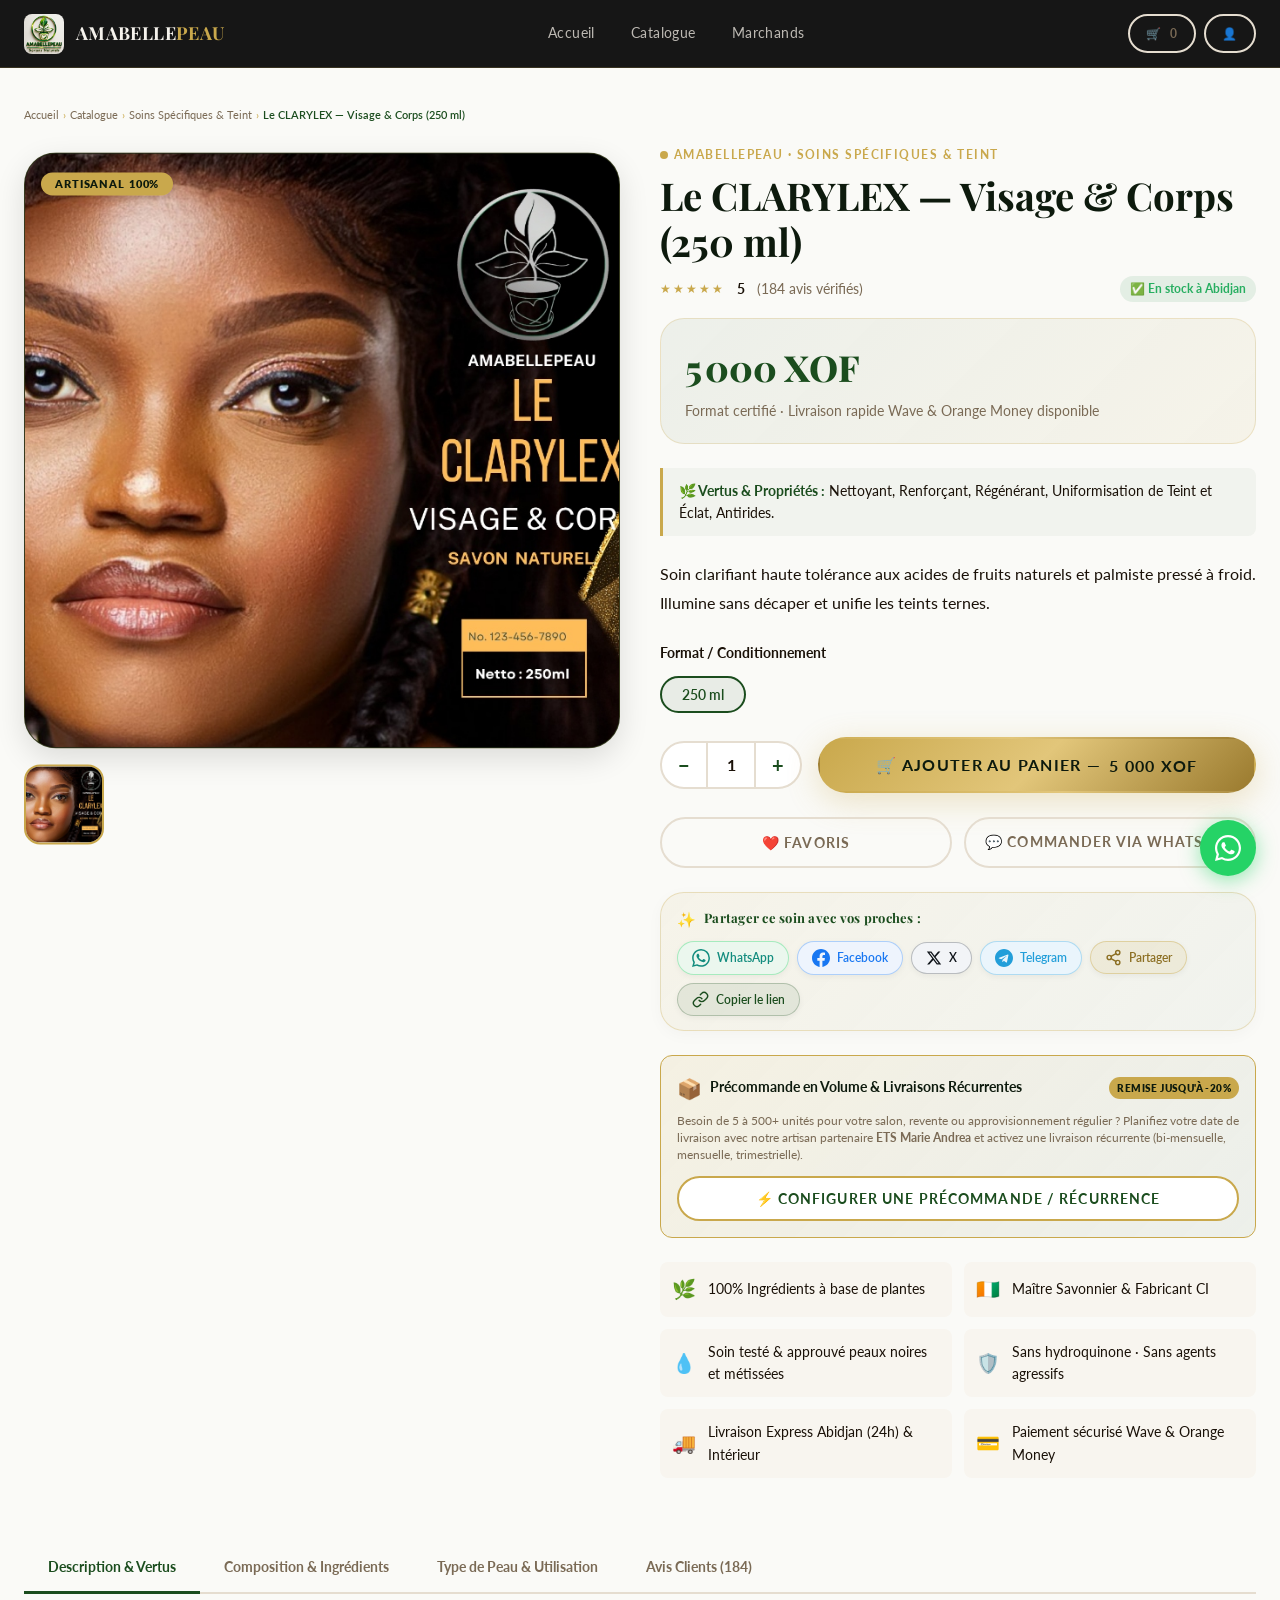
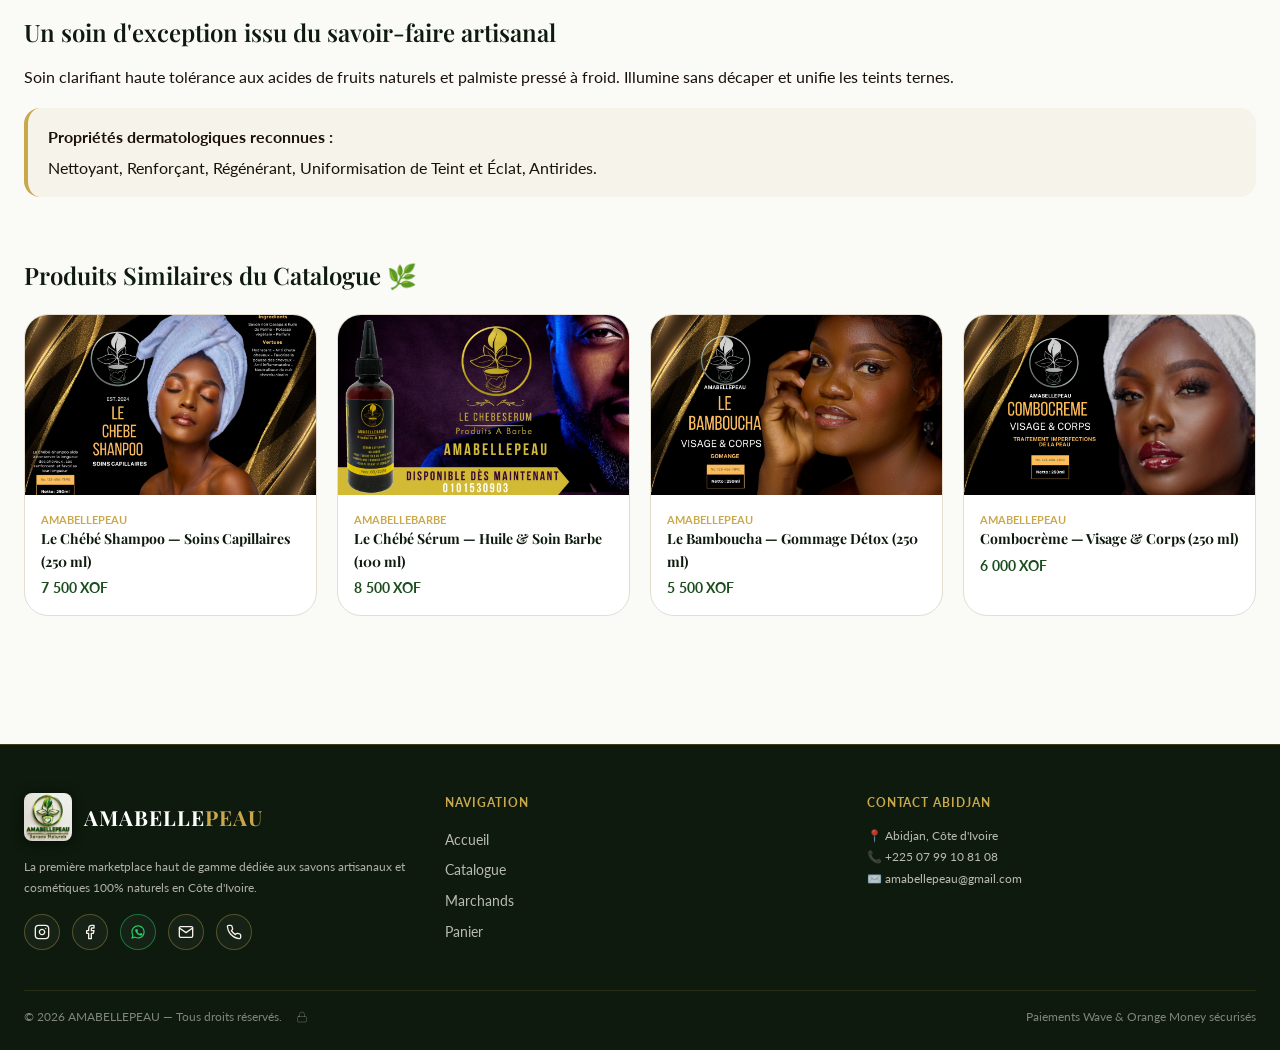
<file: produit.html>
<!DOCTYPE html>
<html lang="fr">
<head>
  <meta charset="UTF-8"/>
  <meta name="viewport" content="width=device-width, initial-scale=1.0"/>

  <!-- Primary SEO Meta Tags -->
  <title id="pageTitle">Détails du Produit — AMABELLEPEAU Savons Naturels</title>
  <meta name="title" id="pageMetaTitle" content="Détails du Produit — AMABELLEPEAU Savons Naturels"/>
  <meta name="description" id="pageMetaDesc" content="Savon artisanal naturel et cosmétique d'exception. Fabriqué avec amour en Côte d'Ivoire."/>
  <link rel="canonical" href="https://amabellepeau.vercel.app/produit.html"/>

  <!-- Open Graph / WhatsApp / Facebook -->
  <meta property="og:type" content="product"/>
  <meta property="og:url" content="https://amabellepeau.vercel.app/produit.html"/>
  <meta property="og:site_name" content="AMABELLEPEAU"/>
  <meta property="og:title" id="ogTitle" content="Détails du Produit — AMABELLEPEAU"/>
  <meta property="og:description" id="ogDesc" content="Cosmétique artisanal 100% naturel confectionné en Côte d'Ivoire."/>
  <meta property="og:image" id="ogImage" content="https://amabellepeau.vercel.app/assets/images/og-share-amabellepeau.png"/>
    <meta property="og:image:width" content="1200">
    <meta property="og:image:height" content="630">
  <meta property="og:image:secure_url" id="ogImageSecure" content="https://amabellepeau.vercel.app/assets/images/og-share-amabellepeau.png"/>
  <meta property="og:locale" content="fr_CI"/>

  <!-- Twitter / X Cards -->
  <meta name="twitter:card" content="summary_large_image"/>
  <meta name="twitter:title" id="twTitle" content="Détails du Produit — AMABELLEPEAU"/>
  <meta name="twitter:description" id="twDesc" content="Cosmétique artisanal 100% naturel confectionné en Côte d'Ivoire."/>
  <meta name="twitter:image" id="twImage" content="https://amabellepeau.vercel.app/assets/images/og-share-amabellepeau.png"/>

  <!-- Icons & Theme -->
  <meta name="theme-color" content="#1B4D1E"/>
  <link rel="manifest" href="manifest.json"/>
  <link rel="icon" href="assets/icons/brand-logo.png"/>
  <link rel="apple-touch-icon" href="https://amabellepeau.vercel.app/assets/icons/brand-logo.png"/>
  <link rel="stylesheet" href="css/main.css"/>
  <style>
    .product-page { padding: var(--space-8) 0 var(--space-16); }
    .product-layout { display: grid; grid-template-columns: 1fr 1fr; gap: var(--space-10); align-items: start; }
    
    /* Gallery */
    .gallery { position: sticky; top: calc(var(--nav-height) + var(--space-4)); }
    .gallery-main {
      width: 100%;
      aspect-ratio: 1;
      border-radius: var(--radius-2xl);
      overflow: hidden;
      margin-bottom: var(--space-4);
      position: relative;
      background: #111e13;
      box-shadow: 0 10px 30px rgba(0,0,0,0.12);
      border: 1px solid rgba(201,168,76,0.2);
      display: flex;
      align-items: center;
      justify-content: center;
    }
    .gallery-main img {
      width: 100%;
      height: 100%;
      object-fit: cover;
      transition: transform 0.5s cubic-bezier(0.34,1.56,0.64,1);
    }
    .gallery-main:hover img { transform: scale(1.05); }
    .gallery-badge { position: absolute; top: var(--space-4); left: var(--space-4); z-index: 2; }
    .badge-tag {
      background: var(--color-gold, #C9A84C);
      color: #0D1A0D;
      padding: 5px 14px;
      border-radius: var(--radius-full);
      font-size: 11px;
      font-weight: 800;
      text-transform: uppercase;
      letter-spacing: 0.08em;
      box-shadow: 0 2px 8px rgba(0,0,0,0.2);
    }
    .gallery-thumbs { display: flex; gap: var(--space-3); }
    .gallery-thumb {
      width: 80px;
      height: 80px;
      border-radius: var(--radius-lg);
      overflow: hidden;
      cursor: pointer;
      border: 2px solid transparent;
      transition: var(--transition-fast);
      background: #1b351e;
      position: relative;
    }
    .gallery-thumb img { width: 100%; height: 100%; object-fit: cover; }
    .gallery-thumb.active, .gallery-thumb:hover { border-color: var(--color-gold, #C9A84C); }

    /* Info */
    .product-brand-link {
      font-size: var(--text-xs);
      font-weight: 700;
      text-transform: uppercase;
      letter-spacing: 0.12em;
      color: var(--color-gold, #C9A84C);
      margin-bottom: var(--space-2);
      display: inline-flex;
      align-items: center;
      gap: 6px;
      text-decoration: none;
    }
    .product-brand-link:hover { text-decoration: underline; }
    .product-title {
      font-family: var(--font-display);
      font-size: clamp(1.8rem, 3vw, 2.5rem);
      font-weight: 700;
      color: var(--color-black, #0D1A0D);
      line-height: 1.2;
      margin-bottom: var(--space-3);
    }
    .product-meta-row {
      display: flex;
      align-items: center;
      gap: var(--space-3);
      margin-bottom: var(--space-4);
      font-size: var(--text-sm);
      flex-wrap: wrap;
    }
    .stars { color: var(--color-gold, #C9A84C); letter-spacing: 2px; }
    .product-price-box {
      background: linear-gradient(135deg, rgba(27,77,30,0.06), rgba(201,168,76,0.08));
      border: 1px solid rgba(201,168,76,0.25);
      border-radius: var(--radius-xl);
      padding: var(--space-5) var(--space-6);
      margin-bottom: var(--space-6);
    }
    .product-price {
      font-family: var(--font-display);
      font-size: var(--text-4xl);
      font-weight: 800;
      color: var(--color-green, #1B4D1E);
    }
    .product-price-sub { font-size: var(--text-sm); color: var(--color-text-muted); margin-top: var(--space-1); }
    .product-desc { font-size: var(--text-base); color: var(--color-text); line-height: 1.8; margin-bottom: var(--space-6); }
    
    /* Vertus highlight card */
    .vertus-card {
      background: rgba(27,77,30,0.04);
      border-left: 3px solid var(--color-gold, #C9A84C);
      padding: 12px 16px;
      border-radius: 0 var(--radius-md) var(--radius-md) 0;
      margin-bottom: var(--space-6);
      font-size: var(--text-sm);
    }
    .vertus-card strong { color: var(--color-green, #1B4D1E); }

    /* Variants */
    .variant-section { margin-bottom: var(--space-6); }
    .variant-label { font-size: var(--text-sm); font-weight: 700; margin-bottom: var(--space-3); }
    .variant-options { display: flex; gap: var(--space-2); flex-wrap: wrap; }
    .variant-btn {
      padding: 8px 20px;
      border: 2px solid var(--color-border);
      border-radius: var(--radius-full);
      font-size: var(--text-sm);
      font-weight: 600;
      cursor: pointer;
      transition: var(--transition-fast);
      background: white;
    }
    .variant-btn:hover { border-color: var(--color-green, #1B4D1E); }
    .variant-btn.active {
      border-color: var(--color-green, #1B4D1E);
      background: rgba(27,77,30,0.08);
      color: var(--color-green, #1B4D1E);
    }

    /* Qty + Add to cart */
    .add-section { display: flex; gap: var(--space-4); align-items: center; margin-bottom: var(--space-6); flex-wrap: wrap; }
    .qty-control { display: flex; align-items: center; border: 2px solid var(--color-border); border-radius: var(--radius-full); overflow: hidden; background: white; }
    .qty-btn { width: 44px; height: 44px; border: none; background: transparent; cursor: pointer; font-size: 20px; font-weight: 700; color: var(--color-green); transition: var(--transition-fast); display: flex; align-items: center; justify-content: center; }
    .qty-btn:hover { background: var(--color-green); color: white; }
    .qty-val { width: 50px; text-align: center; font-weight: 700; font-size: var(--text-base); border: none; border-left: 2px solid var(--color-border); border-right: 2px solid var(--color-border); height: 44px; line-height: 44px; }
    
    /* Features */
    .features-grid { display: grid; grid-template-columns: 1fr 1fr; gap: var(--space-3); margin-bottom: var(--space-6); }
    .feature-item { display: flex; align-items: center; gap: var(--space-3); padding: var(--space-3); background: var(--color-surface-alt, #faf7f2); border-radius: var(--radius-md); font-size: var(--text-sm); }
    .feature-icon { font-size: 1.2rem; }

    /* Tabs */
    .tabs { border-bottom: 2px solid var(--color-border); display: flex; gap: 0; margin-bottom: var(--space-6); margin-top: var(--space-10); }
    .tab-btn { padding: var(--space-4) var(--space-6); border: none; background: none; font-weight: 700; font-size: var(--text-sm); color: var(--color-text-muted); cursor: pointer; border-bottom: 3px solid transparent; margin-bottom: -2px; transition: var(--transition-fast); }
    .tab-btn.active { color: var(--color-green); border-bottom-color: var(--color-green); }
    .tab-panel { display: none; animation: fadeIn 0.3s ease; }
    .tab-panel.active { display: block; }
    @keyframes fadeIn { from{opacity:0;transform:translateY(6px);}to{opacity:1;transform:translateY(0);} }
    
    /* Ingredients list */
    .ingredients-list { display: flex; flex-wrap: wrap; gap: var(--space-2); }
    .ingredient-tag { background: rgba(27,77,30,0.08); color: var(--color-green); padding: 6px 14px; border-radius: var(--radius-full); font-size: var(--text-xs); font-weight: 600; }

    /* Related */
    .related-grid { display: grid; grid-template-columns: repeat(4, 1fr); gap: var(--space-5); }
    .related-card {
      border: 1px solid var(--color-border);
      border-radius: var(--radius-xl);
      overflow: hidden;
      transition: var(--transition-base);
      cursor: pointer;
      background: white;
    }
    .related-card:hover { box-shadow: var(--shadow-lg); transform: translateY(-4px); }
    .related-img {
      aspect-ratio: 1;
      width: 100%;
      height: 180px;
      overflow: hidden;
      background: #111e13;
    }
    .related-img img { width: 100%; height: 100%; object-fit: cover; }
    .related-info { padding: var(--space-4); }
    .related-name { font-family: var(--font-display); font-weight: 700; margin-bottom: var(--space-1); font-size: var(--text-sm); color: var(--color-black); }
    .related-price { font-weight: 700; color: var(--color-green); font-size: var(--text-sm); }

    /* ── MOBILE OPTIMIZATIONS FOR PRODUCT DETAILS (ELIMINATING DEAD SPACE) ── */
    .breadcrumb {
      display: flex;
      align-items: center;
      gap: 4px;
      overflow-x: auto;
      white-space: nowrap;
      scrollbar-width: none;
      -webkit-overflow-scrolling: touch;
      font-size: 11px;
      margin-bottom: 10px;
      padding: 6px 0;
      width: 100%;
      max-width: 100%;
    }
    .breadcrumb::-webkit-scrollbar { display: none; }
    .breadcrumb a { color: var(--color-text-muted); text-decoration: none; }
    .breadcrumb-sep { color: var(--color-gold); font-size: 11px; }

    @media (max-width: 900px) {
      .product-page {
        padding: 10px 0 32px !important;
      }
      .product-layout {
        grid-template-columns: 1fr !important;
        gap: 14px !important;
      }
      .gallery {
        position: static !important;
        margin-bottom: 0 !important;
      }
      .gallery-main {
        aspect-ratio: unset !important;
        height: 280px !important;
        max-height: 280px !important;
        border-radius: 16px !important;
        margin-bottom: 8px !important;
      }
      .gallery-thumbs {
        gap: 8px !important;
        overflow-x: auto;
        padding-bottom: 4px;
        scrollbar-width: none;
      }
      .gallery-thumbs::-webkit-scrollbar { display: none; }
      .gallery-thumb {
        width: 52px !important;
        height: 52px !important;
        border-radius: 8px !important;
        flex-shrink: 0;
      }

      /* Compact Headings & Text */
      .product-brand-link {
        font-size: 10px !important;
        margin-bottom: 4px !important;
      }
      .product-title {
        font-size: 18px !important;
        line-height: 1.25 !important;
        margin-bottom: 6px !important;
      }
      .product-meta-row {
        font-size: 12px !important;
        margin-bottom: 10px !important;
        gap: 6px !important;
      }
      .product-price-box {
        padding: 10px 14px !important;
        margin-bottom: 10px !important;
        border-radius: 12px !important;
      }
      .product-price {
        font-size: 22px !important;
      }
      .product-price-sub {
        font-size: 11px !important;
        margin-top: 2px !important;
      }
      .vertus-card {
        padding: 8px 12px !important;
        margin-bottom: 12px !important;
        font-size: 12px !important;
        border-radius: 8px !important;
      }
      .product-desc {
        font-size: 13px !important;
        line-height: 1.5 !important;
        margin-bottom: 14px !important;
      }

      /* Touch Add-to-Cart & Quantity */
      .add-section {
        gap: 8px !important;
        margin-bottom: 14px !important;
      }
      .qty-control {
        border-radius: 10px !important;
      }
      .qty-btn {
        width: 36px !important;
        height: 38px !important;
        font-size: 16px !important;
      }
      .qty-val {
        width: 38px !important;
        height: 38px !important;
        line-height: 38px !important;
        font-size: 14px !important;
      }
      .add-section .btn-primary {
        flex: 1 !important;
        padding: 10px 14px !important;
        font-size: 13px !important;
        min-height: 42px !important;
        justify-content: center !important;
      }

      /* Compact Features & Tabs */
      .features-grid {
        grid-template-columns: 1fr 1fr !important;
        gap: 6px !important;
        margin-bottom: 14px !important;
      }
      .feature-item {
        padding: 6px 8px !important;
        font-size: 11px !important;
        gap: 6px !important;
      }
      .tabs {
        margin-top: 14px !important;
        margin-bottom: 12px !important;
        overflow-x: auto;
        scrollbar-width: none;
        white-space: nowrap;
      }
      .tabs::-webkit-scrollbar { display: none; }
      .tab-btn {
        padding: 8px 12px !important;
        font-size: 12px !important;
        flex-shrink: 0;
      }

      /* Related Products 2-col */
      .related-grid {
        grid-template-columns: repeat(2, 1fr) !important;
        gap: 10px !important;
      }
      .related-img {
        height: 130px !important;
      }
      .related-info {
        padding: 8px !important;
      }
      .related-name {
        font-size: 12px !important;
      }
      .related-price {
        font-size: 12px !important;
      }
    }
  </style>
  <link rel="stylesheet" href="css/social-share.css">
</head>
<body>

<!-- NAVBAR -->
<nav class="navbar">
  <div class="container flex-between">
    <a href="index.html" class="navbar-brand">
      <img src="assets/icons/brand-logo.png" alt="AMABELLEPEAU" class="navbar-logo"/>
      <span class="navbar-brand-text">AMABELLE<span>PEAU</span></span>
    </a>
    <div class="navbar-nav">
      <a href="index.html" class="navbar-link">Accueil</a>
      <a href="catalogue.html" class="navbar-link">Catalogue</a>
      <a href="index.html#marchands" class="navbar-link">Marchands</a>
    </div>
    <div class="navbar-actions">
      <a href="panier.html" class="btn btn-ghost btn-sm">🛒 <span id="cartCount">0</span></a>
      <a href="compte.html" class="btn btn-ghost btn-sm nav-account-link" title="Mon Compte Client">👤</a>
    </div>
  </div>
</nav>

<main class="product-page">
  <div class="container">
    <!-- Breadcrumb -->
    <nav class="breadcrumb">
      <a href="index.html">Accueil</a><span class="breadcrumb-sep">›</span>
      <a href="catalogue.html">Catalogue</a><span class="breadcrumb-sep">›</span>
      <span id="bcCategory">Savons Artisanaux</span><span class="breadcrumb-sep">›</span>
      <span id="bcTitle" style="color:var(--color-green);font-weight:600;">Chargement...</span>
    </nav>

    <div class="product-layout">
      <!-- GALLERY -->
      <div class="gallery">
        <div class="gallery-main" id="mainImageContainer">
          <div class="gallery-badge"><span class="badge-tag" id="productBadgeTag">Bestseller</span></div>
          <img id="mainProductPhoto" src="assets/images/products/savon-clarylex.jpg" alt="Produit AMABELLEPEAU" />
        </div>
        <div class="gallery-thumbs" id="galleryThumbsContainer">
          <!-- Dynamically populated -->
        </div>
      </div>

      <!-- INFO -->
      <div>
        <a id="productBrandLink" href="marchand.html?id=ets-marie-andrea" class="product-brand-link">
          <span style="display:inline-block;width:8px;height:8px;border-radius:50%;background:var(--color-gold);"></span>
          <span id="productBrandText">ETS Marie Andrea · Savons Naturels</span>
        </a>
        <h1 class="product-title" id="productTitle">Savon CLARYLEX (200 g)</h1>

        <div class="product-meta-row">
          <span class="stars" id="productStars">★★★★★</span>
          <span style="font-weight:700;" id="productRatingNum">4.9</span>
          <span style="color:var(--color-text-muted);" id="productReviewsNum">(138 avis vérifiés)</span>
          <span style="margin-left:auto;color:var(--color-success,#15803d);font-weight:700;font-size:var(--text-xs);background:rgba(21,128,61,0.1);padding:3px 10px;border-radius:var(--radius-full);">✅ En stock à Abidjan</span>
        </div>

        <div class="product-price-box">
          <div class="product-price" id="productPriceDisplay">4 000 XOF</div>
          <div class="product-price-sub" id="productPriceSub">Format certifié · Livraison rapide Wave & Orange Money disponible</div>
        </div>

        <!-- Vertus & Propriétés from Catalogue -->
        <div class="vertus-card" id="vertusBox">
          <strong>🌿 Vertus & Propriétés :</strong> <span id="vertusText">Clarifiant – Nettoyant – Éclat du teint – Anti rides – Régénérant</span>
        </div>

        <div class="product-desc" id="productDesc">
          Savon artisanal 100% naturel formulé à base de plantes pour le traitement des problèmes dermatologiques et l'embellissement naturel du teint.
        </div>

        <!-- Format / Variant -->
        <div class="variant-section">
          <div class="variant-label">Format / Conditionnement</div>
          <div class="variant-options" id="variantOptions">
            <button class="variant-btn active" id="activeWeightBtn">200 g</button>
          </div>
        </div>

        <!-- Quantity + Add to cart -->
        <div class="add-section">
          <div class="qty-control">
            <button type="button" class="qty-btn" onclick="changeQty(-1)">−</button>
            <span class="qty-val" id="qtyVal">1</span>
            <button type="button" class="qty-btn" onclick="changeQty(1)">+</button>
          </div>
          <button type="button" class="btn btn-primary btn-lg" style="flex:1;" onclick="handleAddToCartClick()">
            🛒 Ajouter au panier — <span id="totalPrice">4 000 XOF</span>
          </button>
        </div>

        <div style="display:flex;gap:var(--space-3);margin-bottom:var(--space-6);flex-wrap:wrap;">
          <button type="button" class="btn btn-ghost" style="flex:1;min-width:180px;" onclick="toggleWishlist(this)">❤️ Favoris</button>
          <a id="whatsappOrderBtn" href="https://wa.me/2250799108108" target="_blank" class="btn btn-ghost" style="flex:1;min-width:220px;">💬 Commander via WhatsApp</a>
        </div>

        <!-- Social Media Share Component -->
        <div class="social-share-box" id="productSocialShare">
          <div class="social-share-header">
            <span class="social-share-icon">✨</span>
            <span class="social-share-label">Partager ce soin avec vos proches :</span>
          </div>
          <div class="social-share-buttons">
            <button type="button" class="share-btn share-whatsapp" onclick="SocialShare.share('whatsapp')" title="Partager sur WhatsApp">
              <svg viewBox="0 0 24 24" width="18" height="18" fill="currentColor"><path d="M17.472 14.382c-.297-.149-1.758-.867-2.03-.967-.273-.099-.471-.148-.67.15-.197.297-.767.966-.94 1.164-.173.199-.347.223-.644.075-.297-.15-1.255-.463-2.39-1.475-.883-.788-1.48-1.761-1.653-2.059-.173-.297-.018-.458.13-.606.134-.133.298-.347.446-.52.149-.174.198-.298.298-.497.099-.198.05-.371-.025-.52-.075-.149-.669-1.612-.916-2.207-.242-.579-.487-.5-.669-.51-.173-.008-.371-.01-.57-.01-.198 0-.52.074-.792.372-.272.297-1.04 1.016-1.04 2.479 0 1.462 1.065 2.875 1.213 3.074.149.198 2.096 3.2 5.077 4.487.709.306 1.262.489 1.694.625.712.227 1.36.195 1.871.118.571-.085 1.758-.719 2.006-1.413.248-.694.248-1.289.173-1.413-.074-.124-.272-.198-.57-.347m-5.421 7.403h-.004a9.87 9.87 0 01-5.031-1.378l-.361-.214-3.741.982.998-3.648-.235-.374a9.86 9.86 0 01-1.51-5.26c.001-5.45 4.436-9.884 9.888-9.884 2.64 0 5.122 1.03 6.988 2.898a9.825 9.825 0 012.893 6.994c-.003 5.45-4.437 9.884-9.885 9.884m8.413-18.297A11.815 11.815 0 0012.05 0C5.495 0 .16 5.335.157 11.892c0 2.096.547 4.142 1.588 5.945L0 24l6.335-1.662c1.746.953 3.71 1.456 5.711 1.457h.005c6.554 0 11.89-5.335 11.893-11.893a11.821 11.821 0 00-3.48-8.413z"/></svg>
              <span>WhatsApp</span>
            </button>
            <button type="button" class="share-btn share-facebook" onclick="SocialShare.share('facebook')" title="Partager sur Facebook">
              <svg viewBox="0 0 24 24" width="18" height="18" fill="currentColor"><path d="M24 12.073c0-6.627-5.373-12-12-12s-12 5.373-12 12c0 5.99 4.388 10.954 10.125 11.854v-8.385H7.078v-3.47h3.047V9.43c0-3.007 1.792-4.669 4.533-4.669 1.312 0 2.686.235 2.686.235v2.953H15.83c-1.491 0-1.956.925-1.956 1.874v2.25h3.328l-.532 3.47h-2.796v8.385C19.612 23.027 24 18.062 24 12.073z"/></svg>
              <span>Facebook</span>
            </button>
            <button type="button" class="share-btn share-x" onclick="SocialShare.share('x')" title="Partager sur X (Twitter)">
              <svg viewBox="0 0 24 24" width="16" height="16" fill="currentColor"><path d="M18.244 2.25h3.308l-7.227 8.26 8.502 11.24H16.17l-5.214-6.817L4.99 21.75H1.68l7.73-8.835L1.254 2.25H8.08l4.713 6.231zm-1.161 17.52h1.833L7.084 4.126H5.117z"/></svg>
              <span>X</span>
            </button>
            <button type="button" class="share-btn share-telegram" onclick="SocialShare.share('telegram')" title="Partager sur Telegram">
              <svg viewBox="0 0 24 24" width="18" height="18" fill="currentColor"><path d="M12 0C5.373 0 0 5.373 0 12s5.373 12 12 12 12-5.373 12-12S18.627 0 12 0zm5.894 8.221l-1.97 9.28c-.145.658-.537.818-1.084.508l-3-2.21-1.446 1.394c-.14.18-.357.295-.6.295-.002 0-.003 0-.005 0l.213-3.054 5.56-5.022c.24-.213-.054-.334-.373-.121l-6.869 4.326-2.96-.924c-.64-.203-.658-.64.135-.954l11.566-4.458c.538-.196 1.006.128.832.914z"/></svg>
              <span>Telegram</span>
            </button>
            <button type="button" class="share-btn share-native" onclick="SocialShare.share('native')" title="Options de partage mobile">
              <svg viewBox="0 0 24 24" width="17" height="17" fill="none" stroke="currentColor" stroke-width="2" stroke-linecap="round" stroke-linejoin="round"><circle cx="18" cy="5" r="3"></circle><circle cx="6" cy="12" r="3"></circle><circle cx="18" cy="19" r="3"></circle><line x1="8.59" y1="13.51" x2="15.42" y2="17.49"></line><line x1="15.41" y1="6.51" x2="8.59" y2="10.49"></line></svg>
              <span>Partager</span>
            </button>
            <button type="button" class="share-btn share-copy" id="btnCopyProductLink" onclick="SocialShare.copyLink(null, this)" title="Copier le lien direct">
              <svg viewBox="0 0 24 24" width="17" height="17" fill="none" stroke="currentColor" stroke-width="2" stroke-linecap="round" stroke-linejoin="round"><path d="M10 13a5 5 0 0 0 7.54.54l3-3a5 5 0 0 0-7.07-7.07l-1.72 1.71"></path><path d="M14 11a5 5 0 0 0-7.54-.54l-3 3a5 5 0 0 0 7.07 7.07l1.71-1.71"></path></svg>
              <span>Copier le lien</span>
            </button>
          </div>
        </div>

        <!-- Features -->
        <!-- Pre-order & Bulk / Recurring Purchase Box -->
        <div class="preorder-callout-card" style="background: linear-gradient(135deg, rgba(201,168,76,0.12) 0%, rgba(27,77,30,0.06) 100%); border: 1.5px solid var(--color-gold); border-radius: 12px; padding: 16px; margin-bottom: var(--space-6);">
          <div style="display:flex;align-items:center;justify-content:space-between;margin-bottom:8px;flex-wrap:wrap;gap:6px;">
            <div style="display:flex;align-items:center;gap:8px;">
              <span style="font-size:20px;">📦</span>
              <strong style="color:var(--color-black);font-size:14px;">Précommande en Volume & Livraisons Récurrentes</strong>
            </div>
            <span style="background:var(--color-gold);color:#0D1A0D;font-size:10px;font-weight:800;padding:3px 8px;border-radius:12px;text-transform:uppercase;letter-spacing:0.04em;">Remise jusqu'à -20%</span>
          </div>
          <p style="font-size:12px;color:var(--color-text-muted);margin-bottom:12px;line-height:1.45;">
            Besoin de 5 à 500+ unités pour votre salon, revente ou approvisionnement régulier ? Planifiez votre date de livraison avec notre artisan partenaire <strong><span id="preorderMerchantBannerName">ETS Marie Andrea</span></strong> et activez une livraison récurrente (bi-mensuelle, mensuelle, trimestrielle).
          </p>
          <button type="button" class="btn btn-outline w-full" style="border-color:var(--color-gold);color:var(--color-forest);font-weight:700;background:#fff;display:flex;align-items:center;justify-content:center;gap:8px;" onclick="openPreorderModal()">
            ⚡ Configurer une Précommande / Récurrence
          </button>
        </div>

        <div class="features-grid">
          <div class="feature-item"><span class="feature-icon">🌿</span> 100% Ingrédients à base de plantes</div>
          <div class="feature-item"><span class="feature-icon">🇨🇮</span> Maître Savonnier & Fabricant CI</div>
          <div class="feature-item"><span class="feature-icon">💧</span> Soin testé & approuvé peaux noires et métissées</div>
          <div class="feature-item"><span class="feature-icon">🛡️</span> Sans hydroquinone · Sans agents agressifs</div>
          <div class="feature-item"><span class="feature-icon">🚚</span> Livraison Express Abidjan (24h) & Intérieur</div>
          <div class="feature-item"><span class="feature-icon">💳</span> Paiement sécurisé Wave & Orange Money</div>
        </div>
      </div>
    </div>

    <!-- TABS -->
    <div class="tabs">
      <button class="tab-btn active" onclick="showTab(this, 'desc')">Description & Vertus</button>
      <button class="tab-btn" onclick="showTab(this, 'ingredients')">Composition & Ingrédients</button>
      <button class="tab-btn" onclick="showTab(this, 'usage')">Type de Peau & Utilisation</button>
      <button class="tab-btn" onclick="showTab(this, 'reviews')">Avis Clients (<span id="tabReviewsCount">138</span>)</button>
    </div>

    <div class="tab-panel active" id="tab-desc">
      <h3 style="font-family:var(--font-display);margin-bottom:var(--space-4);font-size:var(--text-2xl);">Un soin d'exception issu du savoir-faire artisanal</h3>
      <p style="line-height:1.8;margin-bottom:var(--space-4);" id="tabDescText">
        Nos produits sont confectionnés selon les méthodes traditionnelles de savonnerie artisanale, garantissant la conservation active de tous les principes nutritifs des plantes, huiles et beurres précieux de Côte d'Ivoire.
      </p>
      <div style="background:rgba(201,168,76,0.08);padding:16px 20px;border-radius:var(--radius-lg);border-left:4px solid var(--color-gold);">
        <strong>Propriétés dermatologiques reconnues :</strong>
        <p style="margin-top:6px;margin-bottom:0;" id="tabDescVertusDetail">Traitement doux des taches, de l'acné et uniformisation naturelle sans agression cutanée.</p>
      </div>
    </div>

    <div class="tab-panel" id="tab-ingredients">
      <h3 style="font-family:var(--font-display);margin-bottom:var(--space-4);font-size:var(--text-2xl);">Composition & Actifs Naturels</h3>
      <div class="ingredients-list" id="tabIngredientsList">
        <!-- populated dynamically -->
      </div>
      <p style="margin-top:var(--space-4);font-size:var(--text-sm);color:var(--color-text-muted);">
        100% végétal · Sans parabènes · Sans produits décapants · Élaboré à base de karité pur, palmiste et extraits botaniques sélectionnés.
      </p>
    </div>

    <div class="tab-panel" id="tab-usage">
      <h3 style="font-family:var(--font-display);margin-bottom:var(--space-4);font-size:var(--text-2xl);">Conseils d'Utilisation & Type de Peau</h3>
      <p><strong>Type de peau recommandé :</strong> <span id="tabSkinTypeText">Teint noir – Teint métis (Clarifiant & Éclaircissant doux)</span></p>
      <ol style="line-height:2;padding-left:var(--space-5);margin-top:var(--space-4);">
        <li>Mouillez abondamment le visage ou le corps à l'eau tiède.</li>
        <li>Faites mousser le produit entre les paumes ou sur un gant doux en fibre naturelle.</li>
        <li>Appliquez par mouvements circulaires doux en insistant sur les zones à traiter (visage, cou, taches).</li>
        <li>Laissez agir la mousse nourrissante pendant 1 à 2 minutes pour une pénétration optimale des principes actifs.</li>
        <li>Rincez délicatement et séchez sans frotter vigoureusement.</li>
      </ol>
    </div>

    <div class="tab-panel" id="tab-reviews">
      <div style="display:flex;justify-content:space-between;align-items:center;margin-bottom:var(--space-6);flex-wrap:wrap;gap:var(--space-4);">
        <div>
          <div style="font-family:var(--font-display);font-size:var(--text-4xl);font-weight:700;"><span id="reviewsAverage">4.9</span><span style="font-size:var(--text-xl);color:var(--color-text-muted);">/5</span></div>
          <div class="stars" style="font-size:1.2rem;">★★★★★</div>
          <div style="font-size:var(--text-sm);color:var(--color-text-muted);"><span id="reviewsTotal">138</span> avis vérifiés à Abidjan & Diaspora</div>
        </div>
        <button type="button" class="btn btn-primary" onclick="alert('Merci pour votre intérêt ! Vous pourrez soumettre votre avis après confirmation de votre commande.')">✍️ Écrire un avis</button>
      </div>

      <div class="review-card" style="border:1px solid var(--color-border);border-radius:var(--radius-lg);padding:var(--space-5);margin-bottom:var(--space-4);background:white;">
        <div style="display:flex;justify-content:space-between;align-items:center;margin-bottom:var(--space-3);">
          <div><span style="font-weight:700;">Awa K. (Cocody Angré)</span><span class="stars" style="margin-left:var(--space-2);">★★★★★</span></div>
          <span style="font-size:var(--text-xs);color:var(--color-text-muted);">Il y a 3 jours</span>
        </div>
        <div style="font-size:var(--text-sm);line-height:1.7;color:var(--color-text);">Savon authentique et d'une efficacité incroyable. Mon teint est clarifié et propre sans aucune sensation de tiraillement. Rien à voir avec les produits industriels !</div>
      </div>
      <div class="review-card" style="border:1px solid var(--color-border);border-radius:var(--radius-lg);padding:var(--space-5);margin-bottom:var(--space-4);background:white;">
        <div style="display:flex;justify-content:space-between;align-items:center;margin-bottom:var(--space-3);">
          <div><span style="font-weight:700;">Marc-Alain T. (Marcory)</span><span class="stars" style="margin-left:var(--space-2);">★★★★★</span></div>
          <span style="font-size:var(--text-xs);color:var(--color-text-muted);">La semaine dernière</span>
        </div>
        <div style="font-size:var(--text-sm);line-height:1.7;color:var(--color-text);">Qualité irréprochable et livraison très rapide par Wave. Emballage soigné et parfum naturel très agréable.</div>
      </div>
    </div>

    <!-- RELATED PRODUCTS -->
    <h2 style="font-family:var(--font-display);font-size:var(--text-2xl);margin-top:var(--space-16);margin-bottom:var(--space-6);">Produits Similaires du Catalogue 🌿</h2>
    <div class="related-grid" id="relatedProductsGrid">
      <!-- Populated dynamically -->
    </div>
  </div>
</main>

<!-- FOOTER -->
<footer class="footer" style="background:#0D1A0D;color:#F5F0E8;padding:var(--space-12) 0 var(--space-6);margin-top:var(--space-16);border-top:1px solid rgba(201,168,76,0.25);">
  <div class="container">
    <div style="display:grid;grid-template-columns:repeat(auto-fit,minmax(220px,1fr));gap:var(--space-8);margin-bottom:var(--space-10);">
      <div>
        <div style="display:flex;align-items:center;gap:var(--space-3);margin-bottom:var(--space-4);">
          <img src="assets/icons/brand-logo.png" onerror="this.src='assets/icons/logo.png'" alt="AMABELLEPEAU" style="width:48px;height:48px;object-fit:contain;border-radius:var(--radius-md);filter:drop-shadow(0 2px 6px rgba(0,0,0,0.5));">
          <div style="font-family:var(--font-display);font-size:1.3rem;font-weight:700;letter-spacing:1px;color:#fff;">AMABELLE<span style="color:var(--color-gold,#C9A84C);">PEAU</span></div>
        </div>
        <p style="font-size:var(--text-xs);color:rgba(245,240,232,0.7);line-height:1.7;margin-bottom:var(--space-4);">
          La première marketplace haut de gamme dédiée aux savons artisanaux et cosmétiques 100% naturels en Côte d'Ivoire.
        </p>
        <div style="display:flex;gap:var(--space-3);flex-wrap:wrap;">
          <a href="https://www.instagram.com/produitsamabellepeau" target="_blank" rel="noopener noreferrer" style="width:36px;height:36px;border-radius:50%;border:1px solid rgba(201,168,76,0.35);background:rgba(255,255,255,0.04);color:#F5F0E8;display:inline-flex;align-items:center;justify-content:center;text-decoration:none;" title="Instagram">
            <svg width="16" height="16" viewBox="0 0 24 24" fill="none" stroke="currentColor" stroke-width="2" stroke-linecap="round" stroke-linejoin="round"><rect x="2" y="2" width="20" height="20" rx="5" ry="5"></rect><path d="M16 11.37A4 4 0 1 1 12.63 8 4 4 0 0 1 16 11.37z"></path><line x1="17.5" y1="6.5" x2="17.51" y2="6.5"></line></svg>
          </a>
          <a href="https://www.facebook.com/amabellepeau/" target="_blank" rel="noopener noreferrer" style="width:36px;height:36px;border-radius:50%;border:1px solid rgba(201,168,76,0.35);background:rgba(255,255,255,0.04);color:#F5F0E8;display:inline-flex;align-items:center;justify-content:center;text-decoration:none;" title="Facebook">
            <svg width="16" height="16" viewBox="0 0 24 24" fill="none" stroke="currentColor" stroke-width="2" stroke-linecap="round" stroke-linejoin="round"><path d="M18 2h-3a5 5 0 0 0-5 5v3H7v4h3v8h4v-8h3l1-4h-4V7a1 1 0 0 1 1-1h3z"></path></svg>
          </a>
          <a href="https://wa.me/c/2250799108108" target="_blank" rel="noopener noreferrer" style="width:36px;height:36px;border-radius:50%;border:1px solid rgba(37,211,102,0.45);background:rgba(255,255,255,0.04);color:#25D366;display:inline-flex;align-items:center;justify-content:center;text-decoration:none;" title="Catalogue WhatsApp">
            <svg width="16" height="16" viewBox="0 0 24 24" fill="currentColor"><path d="M12.04 2C6.58 2 2.13 6.45 2.13 11.91C2.13 13.66 2.59 15.36 3.45 16.86L2.05 22L7.3 20.62C8.75 21.41 10.38 21.83 12.04 21.83C17.5 21.83 21.95 17.38 21.95 11.92C21.95 9.27 20.92 6.78 19.05 4.91C17.18 3.03 14.69 2 12.04 2M12.05 3.67C14.25 3.67 16.31 4.53 17.87 6.09C19.42 7.65 20.28 9.72 20.28 11.92C20.28 16.46 16.58 20.15 12.04 20.15C10.56 20.15 9.11 19.76 7.85 19L7.55 18.83L4.43 19.65L5.26 16.61L5.06 16.29C4.24 15 3.8 13.47 3.8 11.91C3.81 7.37 7.5 3.67 12.05 3.67M9.53 7.34C9.36 7.34 9.08 7.41 8.84 7.67C8.6 7.94 7.92 8.58 7.92 9.87C7.92 11.17 8.87 12.42 9 12.6C9.13 12.78 10.87 15.44 13.53 16.59C14.16 16.86 14.66 17.03 15.05 17.15C15.68 17.35 16.26 17.32 16.71 17.25C17.22 17.18 18.27 16.61 18.49 16C18.7 15.39 18.7 14.87 18.64 14.76C18.57 14.65 18.41 14.59 18.17 14.47C17.92 14.35 16.71 13.76 16.48 13.68C16.26 13.59 16.1 13.55 15.93 13.8C15.77 14.05 15.29 14.61 15.15 14.78C15 14.95 14.86 14.97 14.62 14.85C14.37 14.73 13.58 14.47 12.65 13.64C11.92 12.99 11.43 12.18 11.29 11.93C11.14 11.69 11.27 11.55 11.4 11.43C11.51 11.32 11.65 11.14 11.77 11C11.9 10.86 11.94 10.76 12.02 10.6C12.1 10.43 12.06 10.29 12 10.17C11.94 10.05 11.46 8.86 11.25 8.37C11.06 7.89 10.86 7.96 10.71 7.95C10.56 7.95 10.39 7.94 10.22 7.94C10.05 7.94 9.77 8 9.53 8.24C9.53 8.24 9.53 7.34 9.53 7.34Z"/></svg>
          </a>
          <a href="mailto:amabellepeau@gmail.com" style="width:36px;height:36px;border-radius:50%;border:1px solid rgba(201,168,76,0.35);background:rgba(255,255,255,0.04);color:#F5F0E8;display:inline-flex;align-items:center;justify-content:center;text-decoration:none;" title="Email">
            <svg width="16" height="16" viewBox="0 0 24 24" fill="none" stroke="currentColor" stroke-width="2" stroke-linecap="round" stroke-linejoin="round"><path d="M4 4h16c1.1 0 2 .9 2 2v12c0 1.1-.9 2-2 2H4c-1.1 0-2-.9-2-2V6c0-1.1.9-2 2-2z"></path><polyline points="22,6 12,13 2,6"></polyline></svg>
          </a>
          <a href="tel:+2250799108108" style="width:36px;height:36px;border-radius:50%;border:1px solid rgba(201,168,76,0.35);background:rgba(255,255,255,0.04);color:#F5F0E8;display:inline-flex;align-items:center;justify-content:center;text-decoration:none;" title="Téléphone">
            <svg width="16" height="16" viewBox="0 0 24 24" fill="none" stroke="currentColor" stroke-width="2" stroke-linecap="round" stroke-linejoin="round"><path d="M22 16.92v3a2 2 0 0 1-2.18 2 19.79 19.79 0 0 1-8.63-3.07 19.5 19.5 0 0 1-6-6 19.79 19.79 0 0 1-3.07-8.67A2 2 0 0 1 4.11 2h3a2 2 0 0 1 2 1.72 12.84 12.84 0 0 0 .7 2.81 2 2 0 0 1-.45 2.11L8.09 9.91a16 16 0 0 0 6 6l1.27-1.27a2 2 0 0 1 2.11-.45 12.84 12.84 0 0 0 2.81.7A2 2 0 0 1 22 16.92z"></path></svg>
          </a>
        </div>
      </div>
      <div>
        <div style="font-weight:700;color:var(--color-gold,#C9A84C);text-transform:uppercase;letter-spacing:0.08em;font-size:var(--text-xs);margin-bottom:var(--space-3);">Navigation</div>
        <ul style="list-style:none;padding:0;margin:0;line-height:2.2;font-size:var(--text-sm);">
          <li><a href="index.html" style="color:rgba(245,240,232,0.75);text-decoration:none;">Accueil</a></li>
          <li><a href="catalogue.html" style="color:rgba(245,240,232,0.75);text-decoration:none;">Catalogue</a></li>
          <li><a href="index.html#marchands" style="color:rgba(245,240,232,0.75);text-decoration:none;">Marchands</a></li>
          <li><a href="panier.html" style="color:rgba(245,240,232,0.75);text-decoration:none;">Panier</a></li>
        </ul>
      </div>
      <div>
        <div style="font-weight:700;color:var(--color-gold,#C9A84C);text-transform:uppercase;letter-spacing:0.08em;font-size:var(--text-xs);margin-bottom:var(--space-3);">Contact Abidjan</div>
        <p style="font-size:var(--text-xs);color:rgba(245,240,232,0.75);line-height:1.8;">
          📍 Abidjan, Côte d'Ivoire<br>
          📞 +225 07 99 10 81 08<br>
          ✉️ amabellepeau@gmail.com
        </p>
      </div>
    </div>
    <div style="border-top:1px solid rgba(201,168,76,0.15);padding-top:var(--space-4);display:flex;justify-content:space-between;align-items:center;flex-wrap:wrap;font-size:var(--text-xs);color:rgba(245,240,232,0.5);">
      <div style="display:flex;align-items:center;">
        <span>&copy; 2026 AMABELLEPEAU — Tous droits réservés.</span>
        <button id="adminDiscreteBtn" title="Espace Administrateur (Double-clic)" aria-label="Administration" style="background:transparent;border:none;color:rgba(245,240,232,0.22);cursor:pointer;padding:2px 6px;margin-left:8px;display:inline-flex;align-items:center;">
          <svg width="12" height="12" viewBox="0 0 24 24" fill="none" stroke="currentColor" stroke-width="2" stroke-linecap="round" stroke-linejoin="round">
            <rect x="3" y="11" width="18" height="11" rx="2" ry="2"></rect>
            <path d="M7 11V7a5 5 0 0 1 10 0v4"></path>
          </svg>
        </button>
      </div>
      <div>Paiements Wave & Orange Money sécurisés</div>
    </div>
  </div>
</footer>

<!-- WhatsApp FAB -->
<a href="https://wa.me/c/2250799108108" target="_blank" rel="noopener noreferrer" style="position:fixed;bottom:24px;right:24px;width:56px;height:56px;background:#25D366;border-radius:50%;display:flex;align-items:center;justify-content:center;box-shadow:0 4px 20px rgba(37,211,102,0.5);z-index:9995;animation:waPulse 2.5s infinite;">
  <svg viewBox="0 0 32 32" width="26" height="26" fill="white"><path d="M16 0C7.163 0 0 7.163 0 16c0 2.827.737 5.479 2.027 7.785L0 32l8.454-2.01A15.93 15.93 0 0016 32c8.837 0 16-7.163 16-16S24.837 0 16 0zm0 29.333a13.262 13.262 0 01-6.771-1.853l-.485-.287-5.017 1.193 1.222-4.87-.316-.499A13.264 13.264 0 012.667 16C2.667 8.636 8.636 2.667 16 2.667S29.333 8.636 29.333 16 23.364 29.333 16 29.333zm7.27-9.87c-.398-.199-2.357-1.163-2.722-1.295-.365-.133-.631-.199-.897.199-.266.398-1.031 1.295-1.264 1.562-.233.266-.465.299-.863.1-.398-.2-1.681-.619-3.202-1.974-1.183-1.054-1.982-2.356-2.215-2.754-.233-.398-.025-.613.175-.811.18-.178.398-.465.597-.698.2-.233.266-.398.398-.664.133-.266.066-.498-.033-.698-.1-.199-.897-2.162-1.23-2.96-.323-.776-.652-.671-.897-.683l-.764-.013c-.266 0-.698.1-1.064.498-.365.398-1.396 1.363-1.396 3.325 0 1.962 1.43 3.858 1.629 4.124.199.265 2.814 4.297 6.82 6.025.953.411 1.697.656 2.278.84.957.304 1.828.261 2.517.158.767-.114 2.357-.963 2.689-1.894.332-.931.332-1.73.233-1.895-.1-.165-.365-.265-.763-.464z"/></svg>
</a>
<style>@keyframes waPulse{0%,100%{box-shadow:0 4px 20px rgba(37,211,102,0.5);}50%{box-shadow:0 4px 30px rgba(37,211,102,0.8),0 0 0 8px rgba(37,211,102,0.1);}}</style>

<script src="js/storage-db.js"></script>
  <script src="js/preorder-store.js"></script>
<script src="js/cart.js"></script>
<script src="js/products-data.js"></script>
  <script src="js/social-share.js"></script>
<script>
  let currentProduct = null;
  let qty = 1;

  function initProductPage() {
    const params = new URLSearchParams(window.location.search);
    const pid = params.get('id');
    const title = params.get('title');

    // Retrieve product from ProductStore
    if (pid && typeof ProductStore !== 'undefined') {
      currentProduct = ProductStore.getById(pid);
    }

    if (!currentProduct && title && typeof ProductStore !== 'undefined') {
      const all = ProductStore.getAll();
      currentProduct = all.find(p => p.name.toLowerCase().includes(decodeURIComponent(title).toLowerCase()));
    }

    // Fallback to first authentic product
    if (!currentProduct && typeof ProductStore !== 'undefined') {
      currentProduct = ProductStore.getAll()[0];
    }

    if (!currentProduct) {
      currentProduct = {
        id: 'prod-clarylex-200g',
        name: 'Savon CLARYLEX (200 g)',
        brand: 'ETS Marie Andrea',
        category: 'savons',
        categoryName: 'Savons Artisanaux',
        price: 4000,
        weight: '200 g',
        image: 'assets/images/products/savon-clarylex.jpg',
        composition: 'Palmiste – Karité – Acides de fruits naturels – Parfum',
        vertus: 'Clarifiant – Nettoyant – Éclat du teint – Anti rides – Régénérant',
        skinType: '^Teint noir – Teint métis – Clarifiant & Éclaircissant doux',
        rating: 4.9,
        reviewsCount: 138,
        description: 'Formulé à base d\'acides de fruits naturels et de beurre de karité pur. Clarifie en douceur et régénère les cellules de l\'épiderme.'
      };
    }

    renderProductDetails(currentProduct);
    renderRelatedProducts(currentProduct);
    updateCartCount();
  }

  function renderProductDetails(p) {
    window.currentProduct = p;
    document.title = `${p.name} — AMABELLEPEAU Savons Naturels`;

    // Breadcrumb
    document.getElementById('bcCategory').textContent = p.categoryName || 'Savons Artisanaux';
    document.getElementById('bcTitle').textContent = p.name;

    const mainImg = document.getElementById('mainProductPhoto');
    const primarySrc = p.image || 'assets/images/products/savon-clarylex.jpg';
    mainImg.src = primarySrc;
    mainImg.alt = p.name;
    // Only attach onerror fallback when image is a relative path (not base64)
    if (!primarySrc.startsWith('data:')) {
      mainImg.onerror = function() {
        this.onerror = null;
        this.src = 'assets/images/products/savon-clarylex.jpg';
      };
    } else {
      mainImg.onerror = null;
    }

    const thumbsContainer = document.getElementById('galleryThumbsContainer');
    thumbsContainer.innerHTML = '';

    // Helper to safely format product image
    function getProdImgSrc(src) {
      if (!src) return 'assets/images/products/savon-clarylex.jpg';
      if (typeof ABPStorage !== 'undefined' && ABPStorage.resolveImage) {
        return ABPStorage.resolveImage(src, 'assets/images/products/savon-clarylex.jpg');
      }
      if (typeof src === 'string' && src.includes('data:image')) {
        return src.substring(src.indexOf('data:image'));
      }
      return src;
    }

    const realImageSrc = getProdImgSrc(p.image);
    mainImg.src = realImageSrc;

    // Build gallery thumbs: if multiple images exist in p.images, use them.
    // Otherwise show the product's authentic photo without forcing generic brochure sheets.
    let thumbs = [];
    if (Array.isArray(p.images) && p.images.length > 0) {
      thumbs = p.images.map(getProdImgSrc);
    } else {
      thumbs = [realImageSrc];
      // Only include certificate badge / brochure thumbnail if not already present
      if (p.catalogBrochure) {
        thumbs.push(p.catalogBrochure);
      }
    }

    thumbs.forEach((src, idx) => {
      const thumb = document.createElement('div');
      thumb.className = `gallery-thumb ${idx === 0 ? 'active' : ''}`;
      const tImg = document.createElement('img');
      tImg.alt = `${p.name} vue ${idx+1}`;
      tImg.src = src;
      // Only set onerror for non-base64 sources
      if (!src.startsWith('data:')) {
        tImg.onerror = function() {
          this.onerror = null;
          // Hide thumb if it fails
          this.closest('.gallery-thumb').style.display = 'none';
        };
      }
      thumb.appendChild(tImg);
      thumb.addEventListener('click', () => {
        document.querySelectorAll('.gallery-thumb').forEach(t => t.classList.remove('active'));
        thumb.classList.add('active');
        mainImg.src = src;
        if (!src.startsWith('data:')) {
          mainImg.onerror = function() { this.onerror = null; this.src = 'assets/images/products/savon-clarylex.jpg'; };
        } else {
          mainImg.onerror = null;
        }
      });
      thumbsContainer.appendChild(thumb);
    });

    // Badge
    const badgeEl = document.getElementById('productBadgeTag');
    if (p.badgeText) {
      badgeEl.textContent = p.badgeText;
    } else {
      badgeEl.textContent = p.category === 'barbe' ? 'Soin Homme' : 'Artisanal 100%';
    }

    // Brand and Titles
    const brandLink = document.getElementById('productBrandLink');
    brandLink.href = `marchand.html?id=${p.merchantId || 'ets-marie-andrea'}`;
    document.getElementById('productBrandText').textContent = `${p.brand} · ${p.categoryName || 'Cosmétique Bio'}`;
    document.getElementById('productTitle').textContent = p.name;
      // Dynamically sync social share meta tags
      const fullImg = (p.image && !p.image.startsWith('data:')) ? (p.image.startsWith('http') ? p.image : (window.location.origin + '/' + p.image.replace(/^\//, ''))) : 'https://amabellepeau.vercel.app/assets/images/og-share-amabellepeau.png';
      document.title = p.name + ' — AMABELLEPEAU';
      const mDesc = p.shortDesc || p.description || 'Cosmétique artisanal 100% naturel confectionné en Côte d\'Ivoire.';
      const elOgTitle = document.getElementById('ogTitle'); if (elOgTitle) elOgTitle.content = p.name + ' — AMABELLEPEAU';
      const elOgDesc = document.getElementById('ogDesc'); if (elOgDesc) elOgDesc.content = mDesc;
      const elOgImg = document.getElementById('ogImage'); if (elOgImg) elOgImg.content = fullImg;
      const elTwTitle = document.getElementById('twTitle'); if (elTwTitle) elTwTitle.content = p.name + ' — AMABELLEPEAU';
      const elTwDesc = document.getElementById('twDesc'); if (elTwDesc) elTwDesc.content = mDesc;
      const elTwImg = document.getElementById('twImage'); if (elTwImg) elTwImg.content = fullImg;

    // Rating
    document.getElementById('productRatingNum').textContent = p.rating || '4.9';
    document.getElementById('productReviewsNum').textContent = `(${p.reviewsCount || 120} avis vérifiés)`;
    document.getElementById('reviewsTotal').textContent = p.reviewsCount || 120;
    document.getElementById('tabReviewsCount').textContent = p.reviewsCount || 120;
    document.getElementById('reviewsAverage').textContent = p.rating || '4.9';

    // Pricing
    const formattedPrice = (typeof ProductStore !== 'undefined')
      ? ProductStore.formatPrice(p.price)
      : new Intl.NumberFormat('fr-FR').format(p.price) + ' XOF';
    document.getElementById('productPriceDisplay').textContent = formattedPrice;
    document.getElementById('totalPrice').textContent = formattedPrice;

    // Vertus & Descriptions
    document.getElementById('vertusText').textContent = p.vertus || 'Nettoyant purifiant et éclat naturel.';
    document.getElementById('productDesc').textContent = p.description || 'Soin naturel authentique formulé à froid en Côte d\'Ivoire.';

    // Variant
    document.getElementById('activeWeightBtn').textContent = p.weight || 'Format standard';

    // WhatsApp link
    const waText = encodeURIComponent(`Bonjour AMABELLEPEAU, je souhaite commander : ${p.name} (${p.weight || ''}) au prix de ${formattedPrice}.`);
    document.getElementById('whatsappOrderBtn').href = `https://wa.me/2250799108108?text=${waText}`;

    // Tabs content
    document.getElementById('tabDescText').textContent = p.description;
    document.getElementById('tabDescVertusDetail').textContent = p.vertus || 'Purification, hydratation et maintien du confort cutané.';

    // Ingredients
    const ingContainer = document.getElementById('tabIngredientsList');
    ingContainer.innerHTML = '';
    const ingredients = (p.composition || 'Beurre de Karité, Huile végétale de palmiste, Extraits végétaux').split('–');
    ingredients.forEach(ing => {
      const tag = document.createElement('span');
      tag.className = 'ingredient-tag';
      tag.textContent = ing.trim();
      ingContainer.appendChild(tag);
    });

    // Skin type
    document.getElementById('tabSkinTypeText').textContent = p.skinType || 'Tous types de peaux, particulièrement peaux normales à sensibles.';
  }

  function renderRelatedProducts(current) {
    if (typeof ProductStore === 'undefined') return;
    const all = ProductStore.getAll();
    const related = all.filter(p => p.id !== current.id).slice(0, 4);

    const grid = document.getElementById('relatedProductsGrid');
    grid.innerHTML = related.map(p => `
      <div class="related-card" onclick="window.location.href='produit.html?id=${p.id}'">
        <div class="related-img">
          <img src="${p.image}" alt="${p.name}">
        </div>
        <div class="related-info">
          <div style="font-size:11px;color:var(--color-gold);font-weight:700;text-transform:uppercase;">${p.brand}</div>
          <div class="related-name">${p.name}</div>
          <div class="related-price">${ProductStore.formatPrice(p.price)}</div>
        </div>
      </div>
    `).join('');
  }

  function changeQty(delta) {
    qty = Math.max(1, Math.min(20, qty + delta));
    document.getElementById('qtyVal').textContent = qty;
    if (currentProduct) {
      const total = currentProduct.price * qty;
      const formatted = (typeof ProductStore !== 'undefined')
        ? ProductStore.formatPrice(total)
        : new Intl.NumberFormat('fr-FR').format(total) + ' XOF';
      document.getElementById('totalPrice').textContent = formatted;
    }
  }

  function handleAddToCartClick() {
    if (!currentProduct) return;
    
    // Add to Cart
    if (typeof Cart !== 'undefined' && Cart.add) {
      Cart.add({
        productId: currentProduct.id,
        merchantId: currentProduct.merchantId || 'ets-marie-andrea',
        merchantName: currentProduct.brand,
        name: currentProduct.name,
        brand: currentProduct.brand,
        price: currentProduct.price,
        image: currentProduct.image,
        variant: currentProduct.weight || 'Standard',
        qty: qty
      });
    } else {
      // Direct local storage fallback
      const cart = JSON.parse(localStorage.getItem('abp_cart') || '[]');
      const idx = cart.findIndex(i => i.productId === currentProduct.id || i.name === currentProduct.name);
      if (idx > -1) {
        cart[idx].quantity = (cart[idx].quantity || 1) + qty;
      } else {
        cart.push({
          productId: currentProduct.id,
          name: currentProduct.name,
          brand: currentProduct.brand,
          price: currentProduct.price,
          image: currentProduct.image,
          quantity: qty
        });
      }
      localStorage.setItem('abp_cart', JSON.stringify(cart));
    }

    updateCartCount();
    showToast(`✅ ${qty}x ${currentProduct.name} ajouté au panier !`);
  }

  function updateCartCount() {
    let count = 0;
    if (typeof Cart !== 'undefined' && Cart.count) {
      count = Cart.count();
    } else {
      const cart = JSON.parse(localStorage.getItem('abp_cart') || '[]');
      count = cart.reduce((acc, item) => acc + (item.quantity || item.qty || 1), 0);
    }
    const badge = document.getElementById('cartCount');
    if (badge) badge.textContent = count;
  }

  function showToast(msg) {
    const toast = document.createElement('div');
    toast.style.cssText = 'position:fixed;bottom:96px;right:24px;background:#1B4D1E;color:white;padding:16px 24px;border-radius:12px;font-weight:700;z-index:9999;box-shadow:0 8px 32px rgba(0,0,0,0.25);animation:fadeIn 0.3s ease;';
    toast.textContent = msg;
    document.body.appendChild(toast);
    setTimeout(() => toast.remove(), 3200);
  }

  function showTab(btn, tabId) {
    document.querySelectorAll('.tab-btn').forEach(b => b.classList.remove('active'));
    document.querySelectorAll('.tab-panel').forEach(p => p.classList.remove('active'));
    btn.classList.add('active');
    document.getElementById(`tab-${tabId}`).classList.add('active');
  }

  function toggleWishlist(btn) {
    btn.textContent = btn.textContent.includes('❤️') ? '💖 Dans vos favoris' : '❤️ Favoris';
  }

  // Init
  document.addEventListener('DOMContentLoaded', () => {
    initProductPage();

    // Re-render when IndexedDB high-resolution media cache is ready
    window.addEventListener('abp_storage_ready', () => {
      initProductPage();
    });
    window.addEventListener('abp_products_updated', () => {
      initProductPage();
    });

    // Discrete Admin Access Double-Click Handler
    const adminBtn = document.getElementById('adminDiscreteBtn');
    if (adminBtn) {
      adminBtn.addEventListener('dblclick', (e) => {
        e.preventDefault();
        window.location.href = 'admin/index.html';
      });
    }
  });


    /* ═══════════════════════════════════════════════════════════════
       PRE-ORDER & RECURRING ORDER LOGIC
       ═══════════════════════════════════════════════════════════════ */
    function openPreorderModal() {
      const p = currentProduct || (typeof ProductStore !== 'undefined' ? ProductStore.getAll()[0] : null);
      if (!p) return;

      document.getElementById('preorderModalTitle').textContent = p.name;
      document.getElementById('preorderModalMerchant').textContent = p.merchant || 'ETS Marie Andrea';
      const bName = document.getElementById('preorderMerchantBannerName');
      if (bName) bName.textContent = p.merchant || 'ETS Marie Andrea';

      const imgEl = document.getElementById('preorderModalImg');
      if (imgEl) {
        imgEl.src = (typeof ABPStorage !== 'undefined' && ABPStorage.resolveImage) ?
          ABPStorage.resolveImage(p.image, 'assets/images/products/1.png') :
          (p.image || 'assets/images/products/1.png');
      }

      // Set min delivery date (5 days ahead)
      const d = new Date();
      d.setDate(d.getDate() + 5);
      const minDate = d.toISOString().split('T')[0];
      const dateInp = document.getElementById('preorderDeliveryDate');
      if (dateInp) {
        dateInp.min = minDate;
        dateInp.value = minDate;
      }

      updatePreorderCalculations();

      const modal = document.getElementById('preorderModal');
      if (modal) {
        modal.style.display = 'flex';
      }
    }

    function closePreorderModal() {
      const modal = document.getElementById('preorderModal');
      if (modal) modal.style.display = 'none';
    }

    function setPreorderQty(qty) {
      document.getElementById('preorderQtyInput').value = qty;
      document.querySelectorAll('.preorder-qty-chip').forEach(chip => {
        if (parseInt(chip.getAttribute('data-qty'), 10) === qty) {
          chip.classList.add('active');
          chip.style.background = 'var(--color-forest)';
          chip.style.color = '#fff';
        } else {
          chip.classList.remove('active');
          chip.style.background = '';
          chip.style.color = '';
        }
      });
      updatePreorderCalculations();
    }

    function updatePreorderCalculations() {
      const p = currentProduct || { price: 4000 };
      const qty = parseInt(document.getElementById('preorderQtyInput').value, 10) || 5;
      const basePrice = p.price || 4000;

      const calc = (typeof PreorderStore !== 'undefined' && PreorderStore.calculateBreakdown) ?
        PreorderStore.calculateBreakdown(basePrice, qty) :
        {
          quantity: qty,
          basePrice: basePrice,
          discountPercent: qty >= 100 ? 20 : (qty >= 50 ? 15 : (qty >= 20 ? 10 : (qty >= 5 ? 5 : 0))),
          tierLabel: qty >= 100 ? 'Tarif Grossiste (-20%)' : (qty >= 50 ? 'Volume Élite (-15%)' : (qty >= 20 ? 'Club (-10%)' : 'Lot (-5%)')),
          discountedUnit: Math.round(basePrice * (qty >= 100 ? 0.8 : (qty >= 50 ? 0.85 : (qty >= 20 ? 0.9 : (qty >= 5 ? 0.95 : 1))))),
          totalPrice: Math.round(basePrice * (qty >= 100 ? 0.8 : (qty >= 50 ? 0.85 : (qty >= 20 ? 0.9 : (qty >= 5 ? 0.95 : 1))))) * qty,
          depositAmount: Math.round(basePrice * (qty >= 100 ? 0.8 : (qty >= 50 ? 0.85 : (qty >= 20 ? 0.9 : (qty >= 5 ? 0.95 : 1))))) * qty * 0.3,
          savings: (basePrice * qty) - (Math.round(basePrice * (qty >= 100 ? 0.8 : (qty >= 50 ? 0.85 : (qty >= 20 ? 0.9 : (qty >= 5 ? 0.95 : 1))))) * qty)
        };

      const format = (amt) => new Intl.NumberFormat('fr-FR').format(amt) + ' XOF';

      const baseEl = document.getElementById('preorderBaseUnitPrice');
      if (baseEl) baseEl.textContent = format(calc.basePrice);
      const savLbl = document.getElementById('preorderSavingsLabel');
      if (savLbl) savLbl.textContent = 'Remise volume (-' + calc.discountPercent + '%) :';
      const savAmt = document.getElementById('preorderSavingsAmount');
      if (savAmt) savAmt.textContent = '-' + format(calc.savings);
      const discEl = document.getElementById('preorderDiscountedUnit');
      if (discEl) discEl.textContent = format(calc.discountedUnit) + ' / unité';
      const totEl = document.getElementById('preorderTotalAmount');
      if (totEl) totEl.textContent = format(calc.totalPrice);
      const depEl = document.getElementById('preorderDepositAmount');
      if (depEl) depEl.textContent = format(calc.depositAmount);
      const tierEl = document.getElementById('preorderTierBadge');
      if (tierEl) tierEl.textContent = calc.tierLabel;
    }

    function handlePreorderSubmit(event) {
      event.preventDefault();
      const p = currentProduct || { id: 'custom', name: 'Soin Naturel', price: 4000 };

      const qty = parseInt(document.getElementById('preorderQtyInput').value, 10) || 5;
      const deliveryDate = document.getElementById('preorderDeliveryDate').value;
      const recurrenceEl = document.querySelector('input[name="preorderRecurrence"]:checked');
      const recurrence = recurrenceEl ? recurrenceEl.value : 'none';

      const custName = document.getElementById('preorderCustName').value.trim();
      const custPhone = document.getElementById('preorderCustPhone').value.trim();
      const custAddress = document.getElementById('preorderCustAddress').value.trim();

      const payload = {
        productId: p.id,
        productName: p.name,
        productImage: p.image,
        merchantId: p.merchantId || 'ets-marie-andrea',
        merchantName: p.merchant || 'ETS Marie Andrea',
        quantity: qty,
        unitPrice: p.price || 4000,
        deliveryDate: deliveryDate,
        recurrence: recurrence,
        customerName: custName,
        customerPhone: custPhone,
        customerAddress: custAddress
      };

      let created = null;
      if (typeof PreorderStore !== 'undefined') {
        created = PreorderStore.create(payload);
      }

      closePreorderModal();

      if (typeof showToast === 'function') {
        showToast('Précommande enregistrée avec succès (Réf: ' + (created ? created.id : 'PRE-2026') + ')');
      } else {
        alert('Précommande enregistrée avec succès (Réf: ' + (created ? created.id : 'PRE-2026') + ')');
      }

      // WhatsApp direct message generator
      const merchantPhone = (p.merchantId === 'amabellebarbe') ? '2250788001122' : '2250799108108';
      const recLabels = {
        'none': 'Commande ponctuelle',
        'biweekly': 'Toutes les 2 semaines',
        'monthly': 'Chaque mois',
        'quarterly': 'Chaque trimestre'
      };
      const waMsg = encodeURIComponent(
        'Bonjour ' + (p.merchant || 'AMABELLEPEAU') + ', je viens de configurer une PRÉCOMMANDE sur votre boutique :\n\n' +
        '📦 Produit : ' + p.name + '\n' +
        '🔢 Quantité : ' + qty + ' unités\n' +
        '📅 Date de livraison souhaitée : ' + deliveryDate + '\n' +
        '🔄 Fréquence : ' + (recLabels[recurrence] || 'Unique') + '\n' +
        '💰 Montant total : ' + new Intl.NumberFormat('fr-FR').format(created ? created.totalPrice : p.price * qty) + ' XOF\n' +
        '👤 Client : ' + custName + ' (' + custPhone + ')\n' +
        '📍 Livraison : ' + custAddress + '\n' +
        '🔖 Réf : ' + (created ? created.id : 'PRE-2026') + '\n\n' +
        'Merci de me confirmer la prise en charge et le planning de fabrication !'
      );

      if (confirm('Précommande ' + (created ? created.id : '') + ' enregistrée ! Souhaitez-vous transmettre la confirmation directement sur WhatsApp au maître savonnier (' + (p.merchant || 'Marchand') + ') ?')) {
        window.open('https://wa.me/' + merchantPhone + '?text=' + waMsg, '_blank');
      }
    }

    // Auto-open preorder modal if requested in URL hash (#preorder)
    if (window.location.hash === '#preorder') {
      setTimeout(openPreorderModal, 400);
    }

  </script>

  <!-- =====================================================
       MODAL: PRÉCOMMANDE EN VOLUME & COMMANDES RÉCURRENTES
       ===================================================== -->
  <div class="modal-overlay" id="preorderModal" style="display:none;position:fixed;inset:0;background:rgba(13,26,13,0.75);backdrop-filter:blur(4px);z-index:99999;align-items:center;justify-content:center;padding:16px;">
    <div style="background:#fff;border-radius:16px;max-width:620px;width:100%;max-height:92vh;overflow-y:auto;box-shadow:0 24px 60px rgba(0,0,0,0.35);border:1px solid rgba(201,168,76,0.3);padding:24px;position:relative;">
      <button type="button" onclick="closePreorderModal()" style="position:absolute;top:16px;right:16px;background:none;border:none;font-size:24px;cursor:pointer;color:var(--color-text-muted);line-height:1;">&times;</button>
      
      <div style="display:flex;align-items:center;gap:12px;margin-bottom:16px;padding-bottom:12px;border-bottom:1px solid var(--color-border);">
        <img id="preorderModalImg" src="assets/images/products/savon-clarylex.jpg" style="width:54px;height:54px;border-radius:8px;object-fit:cover;border:1px solid rgba(201,168,76,0.4);" alt="Produit">
        <div>
          <span style="font-size:11px;font-weight:700;color:var(--color-gold);text-transform:uppercase;">Précommande Artisanale</span>
          <h3 id="preorderModalTitle" style="font-size:16px;font-family:var(--font-display);color:var(--color-black);margin:0;">Savon CLARYLEX</h3>
          <div style="font-size:12px;color:var(--color-text-muted);">Marchand : <strong id="preorderModalMerchant" style="color:var(--color-forest);">ETS Marie Andrea</strong></div>
        </div>
      </div>

      <form id="preorderForm" onsubmit="handlePreorderSubmit(event)">
        <!-- 1. Quantité & Paliers de Remise -->
        <div style="margin-bottom:16px;">
          <label style="display:block;font-size:13px;font-weight:700;margin-bottom:6px;color:var(--color-black);">1. Quantité souhaitée (Petites & Grandes séries)</label>
          <div style="display:flex;gap:6px;flex-wrap:wrap;margin-bottom:8px;">
            <button type="button" class="btn btn-outline btn-sm preorder-qty-chip active" data-qty="5" onclick="setPreorderQty(5)">5 pcs (-5%)</button>
            <button type="button" class="btn btn-outline btn-sm preorder-qty-chip" data-qty="20" onclick="setPreorderQty(20)">20 pcs (-10%)</button>
            <button type="button" class="btn btn-outline btn-sm preorder-qty-chip" data-qty="50" onclick="setPreorderQty(50)">50 pcs (-15%)</button>
            <button type="button" class="btn btn-outline btn-sm preorder-qty-chip" data-qty="100" onclick="setPreorderQty(100)">100 pcs (-20%)</button>
            <button type="button" class="btn btn-outline btn-sm preorder-qty-chip" data-qty="200" onclick="setPreorderQty(200)">200+ pcs</button>
          </div>
          <div style="display:flex;align-items:center;gap:10px;">
            <input type="number" id="preorderQtyInput" class="form-input" min="1" max="2000" value="5" style="width:130px;font-weight:700;" oninput="updatePreorderCalculations()">
            <span id="preorderTierBadge" style="font-size:12px;color:var(--color-forest);font-weight:600;background:rgba(27,77,30,0.08);padding:4px 10px;border-radius:6px;">Lot Découverte (-5%)</span>
          </div>
        </div>

        <!-- 2. Date de Livraison Souhaitée -->
        <div style="margin-bottom:16px;">
          <label style="display:block;font-size:13px;font-weight:700;margin-bottom:6px;color:var(--color-black);">2. Date de livraison / disponibilité souhaitée *</label>
          <input type="date" id="preorderDeliveryDate" class="form-input" required style="width:100%;max-width:280px;">
          <div style="font-size:11px;color:var(--color-text-muted);margin-top:4px;">⏱️ Permet au maître savonnier de planifier la cure artisanale (min. 5 jours).</div>
        </div>

        <!-- 3. Fréquence / Commande Récurrente -->
        <div style="margin-bottom:16px;">
          <label style="display:block;font-size:13px;font-weight:700;margin-bottom:8px;color:var(--color-black);">3. Récurrence / Abonnement périodique</label>
          <div style="display:grid;grid-template-columns:1fr 1fr;gap:8px;">
            <label style="display:flex;align-items:center;gap:8px;font-size:12px;background:#faf7f2;padding:8px 12px;border-radius:8px;border:1px solid var(--color-border);cursor:pointer;">
              <input type="radio" name="preorderRecurrence" value="none" checked onchange="updatePreorderCalculations()">
              <span>📦 <strong>Commande unique</strong> (ponctuelle)</span>
            </label>
            <label style="display:flex;align-items:center;gap:8px;font-size:12px;background:#faf7f2;padding:8px 12px;border-radius:8px;border:1px solid var(--color-border);cursor:pointer;">
              <input type="radio" name="preorderRecurrence" value="biweekly" onchange="updatePreorderCalculations()">
              <span>🔄 <strong>Toutes les 2 semaines</strong></span>
            </label>
            <label style="display:flex;align-items:center;gap:8px;font-size:12px;background:#faf7f2;padding:8px 12px;border-radius:8px;border:1px solid var(--color-border);cursor:pointer;">
              <input type="radio" name="preorderRecurrence" value="monthly" onchange="updatePreorderCalculations()">
              <span>📅 <strong>Tous les mois</strong> (Recommandé)</span>
            </label>
            <label style="display:flex;align-items:center;gap:8px;font-size:12px;background:#faf7f2;padding:8px 12px;border-radius:8px;border:1px solid var(--color-border);cursor:pointer;">
              <input type="radio" name="preorderRecurrence" value="quarterly" onchange="updatePreorderCalculations()">
              <span>🍂 <strong>Tous les trimestres</strong></span>
            </label>
          </div>
        </div>

        <!-- 4. Coordonnées de Livraison -->
        <div style="display:grid;grid-template-columns:1fr 1fr;gap:10px;margin-bottom:16px;">
          <div>
            <label style="font-size:12px;font-weight:600;display:block;margin-bottom:4px;">Votre Nom & Prénom *</label>
            <input type="text" id="preorderCustName" class="form-input" placeholder="Ex: Kouamé Affoué" required>
          </div>
          <div>
            <label style="font-size:12px;font-weight:600;display:block;margin-bottom:4px;">Téléphone (Wave / OM) *</label>
            <input type="tel" id="preorderCustPhone" class="form-input" placeholder="+225 07 00 00 00" required>
          </div>
          <div style="grid-column:1/-1;">
            <label style="font-size:12px;font-weight:600;display:block;margin-bottom:4px;">Lieu de livraison (Abidjan ou Intérieur CI)</label>
            <input type="text" id="preorderCustAddress" class="form-input" placeholder="Commune, quartier, repère exact...">
          </div>
        </div>

        <!-- 5. Récapitulatif Tarifaire en Direct -->
        <div style="background:#faf7f2;border:1.5px dashed var(--color-gold);border-radius:10px;padding:14px;margin-bottom:20px;">
          <div style="display:flex;justify-content:space-between;font-size:12px;color:var(--color-text-muted);margin-bottom:4px;">
            <span>Prix unitaire standard :</span>
            <span id="preorderBaseUnitPrice">4 000 XOF</span>
          </div>
          <div style="display:flex;justify-content:space-between;font-size:12px;color:var(--color-forest);font-weight:600;margin-bottom:4px;">
            <span id="preorderSavingsLabel">Remise volume (-5%) :</span>
            <span id="preorderSavingsAmount">-1 000 XOF</span>
          </div>
          <div style="display:flex;justify-content:space-between;font-size:12px;color:var(--color-black);font-weight:600;margin-bottom:6px;">
            <span>Prix unitaire remisé :</span>
            <span id="preorderDiscountedUnit">3 800 XOF / unité</span>
          </div>
          <div style="display:flex;justify-content:space-between;font-size:16px;font-weight:800;color:var(--color-forest);padding-top:6px;border-top:1px solid rgba(0,0,0,0.08);">
            <span>Total Précommande :</span>
            <span id="preorderTotalAmount">19 000 XOF</span>
          </div>
          <div style="font-size:11px;color:var(--color-text-muted);margin-top:4px;">
            Acompte artisan suggéré (30%) : <strong id="preorderDepositAmount" style="color:var(--color-gold);">5 700 XOF</strong> à la commande, solde à la livraison.
          </div>
        </div>

        <div style="display:flex;gap:10px;flex-wrap:wrap;justify-content:flex-end;">
          <button type="button" class="btn btn-ghost" onclick="closePreorderModal()">Annuler</button>
          <button type="submit" class="btn btn-primary" style="flex:1;min-width:220px;">
            ✓ Valider la Précommande
          </button>
        </div>
      </form>
    </div>
  </div>

  <!-- Offline Service Worker Registration -->
  <script>
    if ('serviceWorker' in navigator) {
      window.addEventListener('load', () => {
        navigator.serviceWorker.register('/sw.js')
          .then(reg => console.log('ABP Service Worker registered:', reg.scope))
          .catch(err => console.warn('ABP Service Worker registration failed:', err));
      });
    }
  </script>
</body>
</html>
</file>
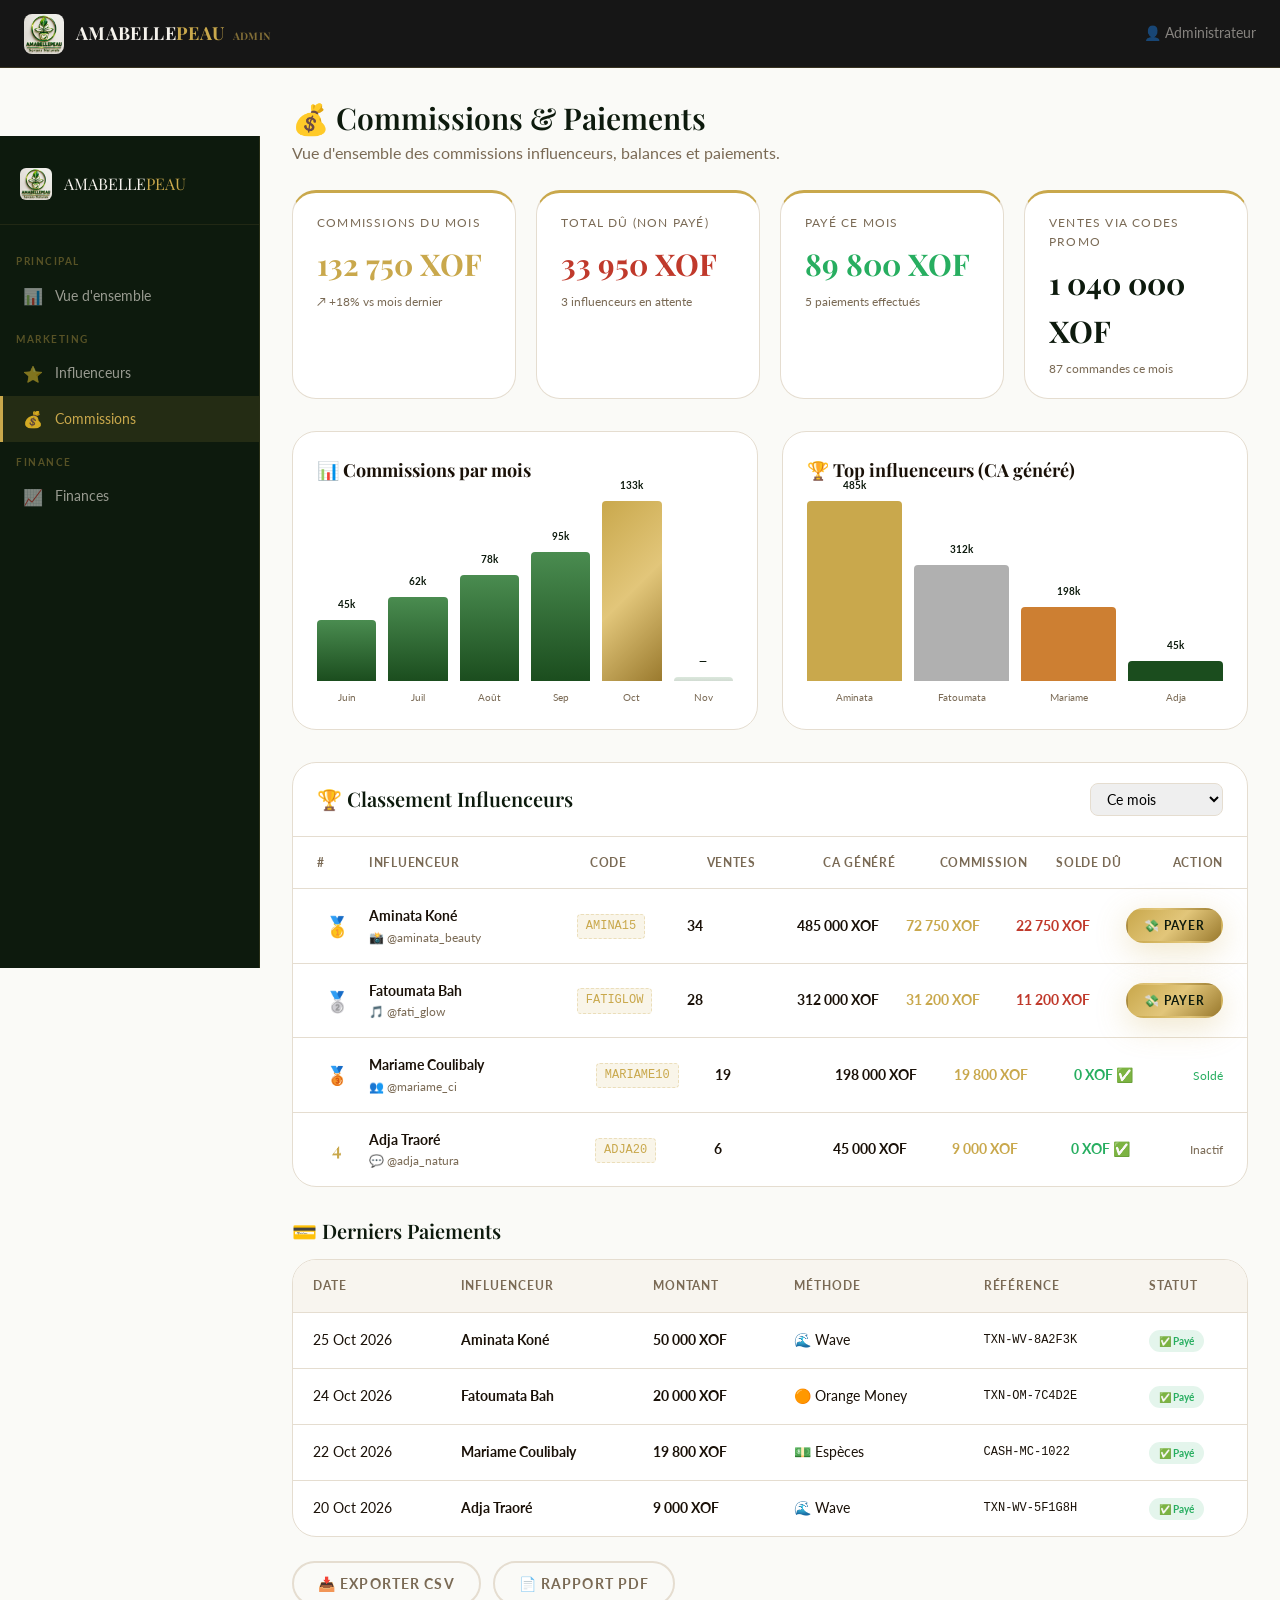
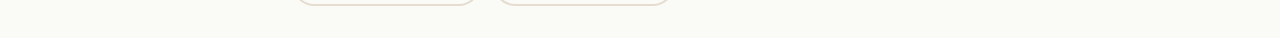
<file: admin/commissions.html>
﻿<!DOCTYPE html>
<html lang="fr">
<head>
  <meta charset="UTF-8"/>
  <meta name="viewport" content="width=device-width, initial-scale=1.0"/>
  <title>Commissions Influenceurs — Admin AMABELLEPEAU</title>
  <meta name="description" content="Tableau de bord des commissions influenceurs AMABELLEPEAU. Suivi des paiements et rapports."/>
  <link rel="icon" href="../assets/icons/brand-logo.png"/>
  <link rel="stylesheet" href="../css/main.css"/>
  <style>
    body { background: var(--color-bg); }
    .app-layout { display: flex; min-height: calc(100vh - var(--nav-height)); }
    .sidebar { width: 260px; background: #0D1A0D; padding: var(--space-4) 0; position: sticky; top: var(--nav-height); height: calc(100vh - var(--nav-height)); overflow-y: auto; flex-shrink: 0; border-right: 1px solid rgba(201,168,76,0.15); }
    .sidebar-logo { padding: var(--space-4) var(--space-5) var(--space-6); border-bottom: 1px solid rgba(201,168,76,0.1); margin-bottom: var(--space-4); display: flex; align-items: center; gap: var(--space-3); }
    .sidebar-logo-text { font-family: var(--font-display); color: var(--color-cream); font-size: 1rem; }
    .sidebar-logo-text span { color: var(--color-gold); }
    .sidebar-section { padding: var(--space-3) var(--space-4) var(--space-1); font-size: 10px; font-weight: 700; letter-spacing: 0.15em; text-transform: uppercase; color: rgba(201,168,76,0.4); }
    .sidebar-link { display: flex; align-items: center; gap: var(--space-3); padding: 10px var(--space-5); color: rgba(245,240,232,0.6); font-size: var(--text-sm); transition: var(--transition-fast); border-left: 3px solid transparent; text-decoration: none; }
    .sidebar-link:hover { color: var(--color-gold); background: rgba(201,168,76,0.08); border-left-color: rgba(201,168,76,0.4); }
    .sidebar-link.active { color: var(--color-gold); background: rgba(201,168,76,0.12); border-left-color: var(--color-gold); }
    .sidebar-link .icon { font-size: 1rem; width: 20px; text-align: center; }
    .main-content { flex: 1; padding: var(--space-8); overflow-x: hidden; }
    /* Stats row */
    .commission-stats { display: grid; grid-template-columns: repeat(4, 1fr); gap: var(--space-5); margin-bottom: var(--space-8); }
    .c-stat { background: var(--color-surface); border: 1px solid var(--color-border); border-radius: var(--radius-xl); padding: var(--space-5) var(--space-6); border-top: 3px solid var(--color-gold); transition: var(--transition-fast); }
    .c-stat:hover { box-shadow: var(--shadow-md); transform: translateY(-2px); }
    .c-stat-label { font-size: var(--text-xs); text-transform: uppercase; letter-spacing: 0.1em; color: var(--color-text-muted); margin-bottom: var(--space-2); }
    .c-stat-value { font-family: var(--font-display); font-size: var(--text-3xl); font-weight: 700; color: var(--color-black); }
    .c-stat-sub { font-size: var(--text-xs); color: var(--color-text-muted); margin-top: var(--space-1); }
    /* Leaderboard */
    .leaderboard { background: var(--color-surface); border: 1px solid var(--color-border); border-radius: var(--radius-xl); overflow: hidden; margin-bottom: var(--space-8); }
    .lb-header { padding: var(--space-5) var(--space-6); border-bottom: 1px solid var(--color-border); display: flex; align-items: center; justify-content: space-between; }
    .lb-row { display: grid; grid-template-columns: 40px 2fr 1fr 1fr 1fr 1fr 1fr auto; gap: var(--space-3); padding: var(--space-4) var(--space-6); align-items: center; border-bottom: 1px solid var(--color-border); transition: var(--transition-fast); font-size: var(--text-sm); }
    .lb-row:hover { background: var(--color-surface-alt); }
    .lb-row:last-child { border-bottom: none; }
    .lb-rank { font-family: var(--font-display); font-weight: 700; font-size: var(--text-lg); color: var(--color-gold); text-align: center; }
    .lb-rank.top { font-size: var(--text-xl); }
    .lb-name { font-weight: 700; }
    .lb-code { font-family: monospace; font-size: var(--text-xs); background: rgba(201,168,76,0.12); color: var(--color-gold); padding: 2px 8px; border-radius: var(--radius-sm); border: 1px dashed rgba(201,168,76,0.3); display: inline-block; }
    /* Chart placeholder */
    .chart-section { display: grid; grid-template-columns: 1fr 1fr; gap: var(--space-6); margin-bottom: var(--space-8); }
    .chart-card { background: var(--color-surface); border: 1px solid var(--color-border); border-radius: var(--radius-xl); padding: var(--space-6); }
    .chart-title { font-family: var(--font-display); font-size: var(--text-lg); font-weight: 700; margin-bottom: var(--space-5); display: flex; align-items: center; gap: var(--space-2); }
    .bar-chart { display: flex; align-items: flex-end; gap: var(--space-3); height: 200px; padding-top: var(--space-4); }
    .bar-group { flex: 1; display: flex; flex-direction: column; align-items: center; gap: var(--space-2); }
    .bar { width: 100%; border-radius: var(--radius-sm) var(--radius-sm) 0 0; transition: height 0.8s cubic-bezier(0.34,1.56,0.64,1); position: relative; min-width: 20px; }
    .bar:hover { opacity: 0.85; }
    .bar-label { font-size: 10px; color: var(--color-text-muted); text-align: center; white-space: nowrap; }
    .bar-value { font-size: 10px; font-weight: 700; color: var(--color-black); text-align: center; }
    /* Payouts table */
    .payouts-table-wrap { background: var(--color-surface); border: 1px solid var(--color-border); border-radius: var(--radius-xl); overflow: hidden; }
    .payout-status { display: inline-flex; align-items: center; gap: 4px; padding: 3px 10px; border-radius: var(--radius-full); font-size: 10px; font-weight: 700; }
    .ps-paid { background: rgba(39,174,96,0.12); color: #27AE60; }
    .ps-pending { background: rgba(241,196,15,0.12); color: #D4A017; }
    @media(max-width:900px) { .sidebar { display:none; } .commission-stats { grid-template-columns: 1fr 1fr; } .chart-section { grid-template-columns: 1fr; } .lb-row { grid-template-columns: 30px 1fr 1fr auto; } }
  </style>
</head>
<body>

<!-- NAVBAR -->
<nav class="navbar">
  <div class="container flex-between">
    <a href="../index.html" class="navbar-brand">
      <img src="../assets/icons/brand-logo.png" alt="AMABELLEPEAU" class="navbar-logo"/>
      <span class="navbar-brand-text">AMABELLE<span>PEAU</span> <span style="font-size:0.65rem;color:rgba(201,168,76,0.6);margin-left:4px;">ADMIN</span></span>
    </a>
    <div class="navbar-actions">
      <span style="color:rgba(245,240,232,0.5);font-size:var(--text-sm);">👤 Administrateur</span>
    </div>
  </div>
</nav>

<div class="app-layout">
  <!-- SIDEBAR -->
  <aside class="sidebar">
    <div class="sidebar-logo">
      <img src="../assets/icons/brand-logo.png" style="width:32px;border-radius:6px;" alt=""/>
      <div class="sidebar-logo-text">AMABELLE<span>PEAU</span></div>
    </div>
    <div class="sidebar-section">Principal</div>
    <a href="index.html" class="sidebar-link"><span class="icon">📊</span> Vue d'ensemble</a>
    <div class="sidebar-section">Marketing</div>
    <a href="influenceurs.html" class="sidebar-link"><span class="icon">⭐</span> Influenceurs</a>
    <a href="commissions.html" class="sidebar-link active"><span class="icon">💰</span> Commissions</a>
    <div class="sidebar-section">Finance</div>
    <a href="finances.html" class="sidebar-link"><span class="icon">📈</span> Finances</a>
  </aside>

  <!-- MAIN -->
  <main class="main-content">
    <div style="margin-bottom:var(--space-6);">
      <h1 style="font-family:var(--font-display);font-size:var(--text-3xl);">💰 Commissions & Paiements</h1>
      <p style="color:var(--color-text-muted);margin-top:var(--space-1);">Vue d'ensemble des commissions influenceurs, balances et paiements.</p>
    </div>

    <!-- Stats -->
    <div class="commission-stats">
      <div class="c-stat">
        <div class="c-stat-label">Commissions du mois</div>
        <div class="c-stat-value" style="color:var(--color-gold);">132 750 XOF</div>
        <div class="c-stat-sub">↗ +18% vs mois dernier</div>
      </div>
      <div class="c-stat">
        <div class="c-stat-label">Total dû (non payé)</div>
        <div class="c-stat-value" style="color:var(--color-error);">33 950 XOF</div>
        <div class="c-stat-sub">3 influenceurs en attente</div>
      </div>
      <div class="c-stat">
        <div class="c-stat-label">Payé ce mois</div>
        <div class="c-stat-value" style="color:var(--color-success);">89 800 XOF</div>
        <div class="c-stat-sub">5 paiements effectués</div>
      </div>
      <div class="c-stat">
        <div class="c-stat-label">Ventes via codes promo</div>
        <div class="c-stat-value">1 040 000 XOF</div>
        <div class="c-stat-sub">87 commandes ce mois</div>
      </div>
    </div>

    <!-- Charts -->
    <div class="chart-section">
      <div class="chart-card">
        <div class="chart-title">📊 Commissions par mois</div>
        <div class="bar-chart" id="monthlyChart"></div>
      </div>
      <div class="chart-card">
        <div class="chart-title">🏆 Top influenceurs (CA généré)</div>
        <div class="bar-chart" id="topChart"></div>
      </div>
    </div>

    <!-- Leaderboard -->
    <div class="leaderboard">
      <div class="lb-header">
        <h2 style="font-family:var(--font-display);font-size:var(--text-xl);">🏆 Classement Influenceurs</h2>
        <select style="border:1px solid var(--color-border);border-radius:var(--radius-md);padding:6px 12px;font-size:var(--text-sm);">
          <option>Ce mois</option>
          <option>Cette semaine</option>
          <option>Tout</option>
        </select>
      </div>
      <div class="lb-row" style="font-weight:700;color:var(--color-text-muted);font-size:var(--text-xs);text-transform:uppercase;letter-spacing:0.06em;">
        <div>#</div><div>Influenceur</div><div>Code</div><div>Ventes</div><div>CA Généré</div><div>Commission</div><div>Solde dû</div><div>Action</div>
      </div>
      <div class="lb-row">
        <div class="lb-rank top">🥇</div>
        <div><div class="lb-name">Aminata Koné</div><div style="font-size:var(--text-xs);color:var(--color-text-muted);">📸 @aminata_beauty</div></div>
        <div><span class="lb-code">AMINA15</span></div>
        <div><strong>34</strong></div>
        <div><strong>485 000 XOF</strong></div>
        <div style="color:var(--color-gold);font-weight:700;">72 750 XOF</div>
        <div style="color:var(--color-error);font-weight:700;">22 750 XOF</div>
        <div><button class="btn btn-primary btn-sm" onclick="alert('Paiement — aller sur la page Influenceurs')">💸 Payer</button></div>
      </div>
      <div class="lb-row">
        <div class="lb-rank top">🥈</div>
        <div><div class="lb-name">Fatoumata Bah</div><div style="font-size:var(--text-xs);color:var(--color-text-muted);">🎵 @fati_glow</div></div>
        <div><span class="lb-code">FATIGLOW</span></div>
        <div><strong>28</strong></div>
        <div><strong>312 000 XOF</strong></div>
        <div style="color:var(--color-gold);font-weight:700;">31 200 XOF</div>
        <div style="color:var(--color-error);font-weight:700;">11 200 XOF</div>
        <div><button class="btn btn-primary btn-sm" onclick="alert('Paiement')">💸 Payer</button></div>
      </div>
      <div class="lb-row">
        <div class="lb-rank">🥉</div>
        <div><div class="lb-name">Mariame Coulibaly</div><div style="font-size:var(--text-xs);color:var(--color-text-muted);">👥 @mariame_ci</div></div>
        <div><span class="lb-code">MARIAME10</span></div>
        <div><strong>19</strong></div>
        <div><strong>198 000 XOF</strong></div>
        <div style="color:var(--color-gold);font-weight:700;">19 800 XOF</div>
        <div style="color:var(--color-success);font-weight:700;">0 XOF ✅</div>
        <div><span style="font-size:var(--text-xs);color:var(--color-success);">Soldé</span></div>
      </div>
      <div class="lb-row">
        <div class="lb-rank">4</div>
        <div><div class="lb-name">Adja Traoré</div><div style="font-size:var(--text-xs);color:var(--color-text-muted);">💬 @adja_natura</div></div>
        <div><span class="lb-code">ADJA20</span></div>
        <div><strong>6</strong></div>
        <div><strong>45 000 XOF</strong></div>
        <div style="color:var(--color-gold);font-weight:700;">9 000 XOF</div>
        <div style="color:var(--color-success);font-weight:700;">0 XOF ✅</div>
        <div><span style="font-size:var(--text-xs);color:var(--color-text-muted);">Inactif</span></div>
      </div>
    </div>

    <!-- Recent Payouts -->
    <h2 style="font-family:var(--font-display);font-size:var(--text-xl);margin-bottom:var(--space-4);">💳 Derniers Paiements</h2>
    <div class="payouts-table-wrap">
      <table class="table">
        <thead>
          <tr><th>Date</th><th>Influenceur</th><th>Montant</th><th>Méthode</th><th>Référence</th><th>Statut</th></tr>
        </thead>
        <tbody>
          <tr>
            <td>25 Oct 2026</td>
            <td><strong>Aminata Koné</strong></td>
            <td><strong>50 000 XOF</strong></td>
            <td>🌊 Wave</td>
            <td style="font-family:monospace;font-size:var(--text-xs);">TXN-WV-8A2F3K</td>
            <td><span class="payout-status ps-paid">✅ Payé</span></td>
          </tr>
          <tr>
            <td>24 Oct 2026</td>
            <td><strong>Fatoumata Bah</strong></td>
            <td><strong>20 000 XOF</strong></td>
            <td>🟠 Orange Money</td>
            <td style="font-family:monospace;font-size:var(--text-xs);">TXN-OM-7C4D2E</td>
            <td><span class="payout-status ps-paid">✅ Payé</span></td>
          </tr>
          <tr>
            <td>22 Oct 2026</td>
            <td><strong>Mariame Coulibaly</strong></td>
            <td><strong>19 800 XOF</strong></td>
            <td>💵 Espèces</td>
            <td style="font-family:monospace;font-size:var(--text-xs);">CASH-MC-1022</td>
            <td><span class="payout-status ps-paid">✅ Payé</span></td>
          </tr>
          <tr>
            <td>20 Oct 2026</td>
            <td><strong>Adja Traoré</strong></td>
            <td><strong>9 000 XOF</strong></td>
            <td>🌊 Wave</td>
            <td style="font-family:monospace;font-size:var(--text-xs);">TXN-WV-5F1G8H</td>
            <td><span class="payout-status ps-paid">✅ Payé</span></td>
          </tr>
        </tbody>
      </table>
    </div>

    <!-- Export -->
    <div style="margin-top:var(--space-6);display:flex;gap:var(--space-3);">
      <button class="btn btn-ghost" onclick="alert('Export CSV en cours...')">📥 Exporter CSV</button>
      <button class="btn btn-ghost" onclick="alert('Rapport PDF en cours...')">📄 Rapport PDF</button>
    </div>
  </main>
</div>

<script>
  // ── Monthly Chart ──
  const months = ['Juin','Juil','Août','Sep','Oct','Nov'];
  const values = [45000, 62000, 78000, 95000, 132750, 0];
  const maxVal = Math.max(...values);
  const chart = document.getElementById('monthlyChart');
  months.forEach((m, i) => {
    const h = values[i] ? Math.max(20, (values[i] / maxVal) * 180) : 4;
    const isLast = i === months.length - 1;
    chart.innerHTML += `
      <div class="bar-group">
        <div class="bar-value">${isLast ? '—' : (values[i]/1000).toFixed(0)+'k'}</div>
        <div class="bar" style="height:${h}px;background:${i === 4 ? 'var(--gradient-gold)' : 'linear-gradient(to top,#1B4D1E,#4A8C50)'};${isLast ? 'opacity:0.2;' : ''}"></div>
        <div class="bar-label">${m}</div>
      </div>
    `;
  });

  // ── Top influencers chart ──
  const tops = [{n:'Aminata',v:485000,c:'#C9A84C'},{n:'Fatoumata',v:312000,c:'#B0B0B0'},{n:'Mariame',v:198000,c:'#CD7F32'},{n:'Adja',v:45000,c:'#1B4D1E'}];
  const topMax = Math.max(...tops.map(t=>t.v));
  const topChart = document.getElementById('topChart');
  tops.forEach(t => {
    const h = Math.max(20, (t.v / topMax) * 180);
    topChart.innerHTML += `
      <div class="bar-group">
        <div class="bar-value">${(t.v/1000).toFixed(0)}k</div>
        <div class="bar" style="height:${h}px;background:${t.c};"></div>
        <div class="bar-label">${t.n}</div>
      </div>
    `;
  });
</script>
</body>
</html>
</file>
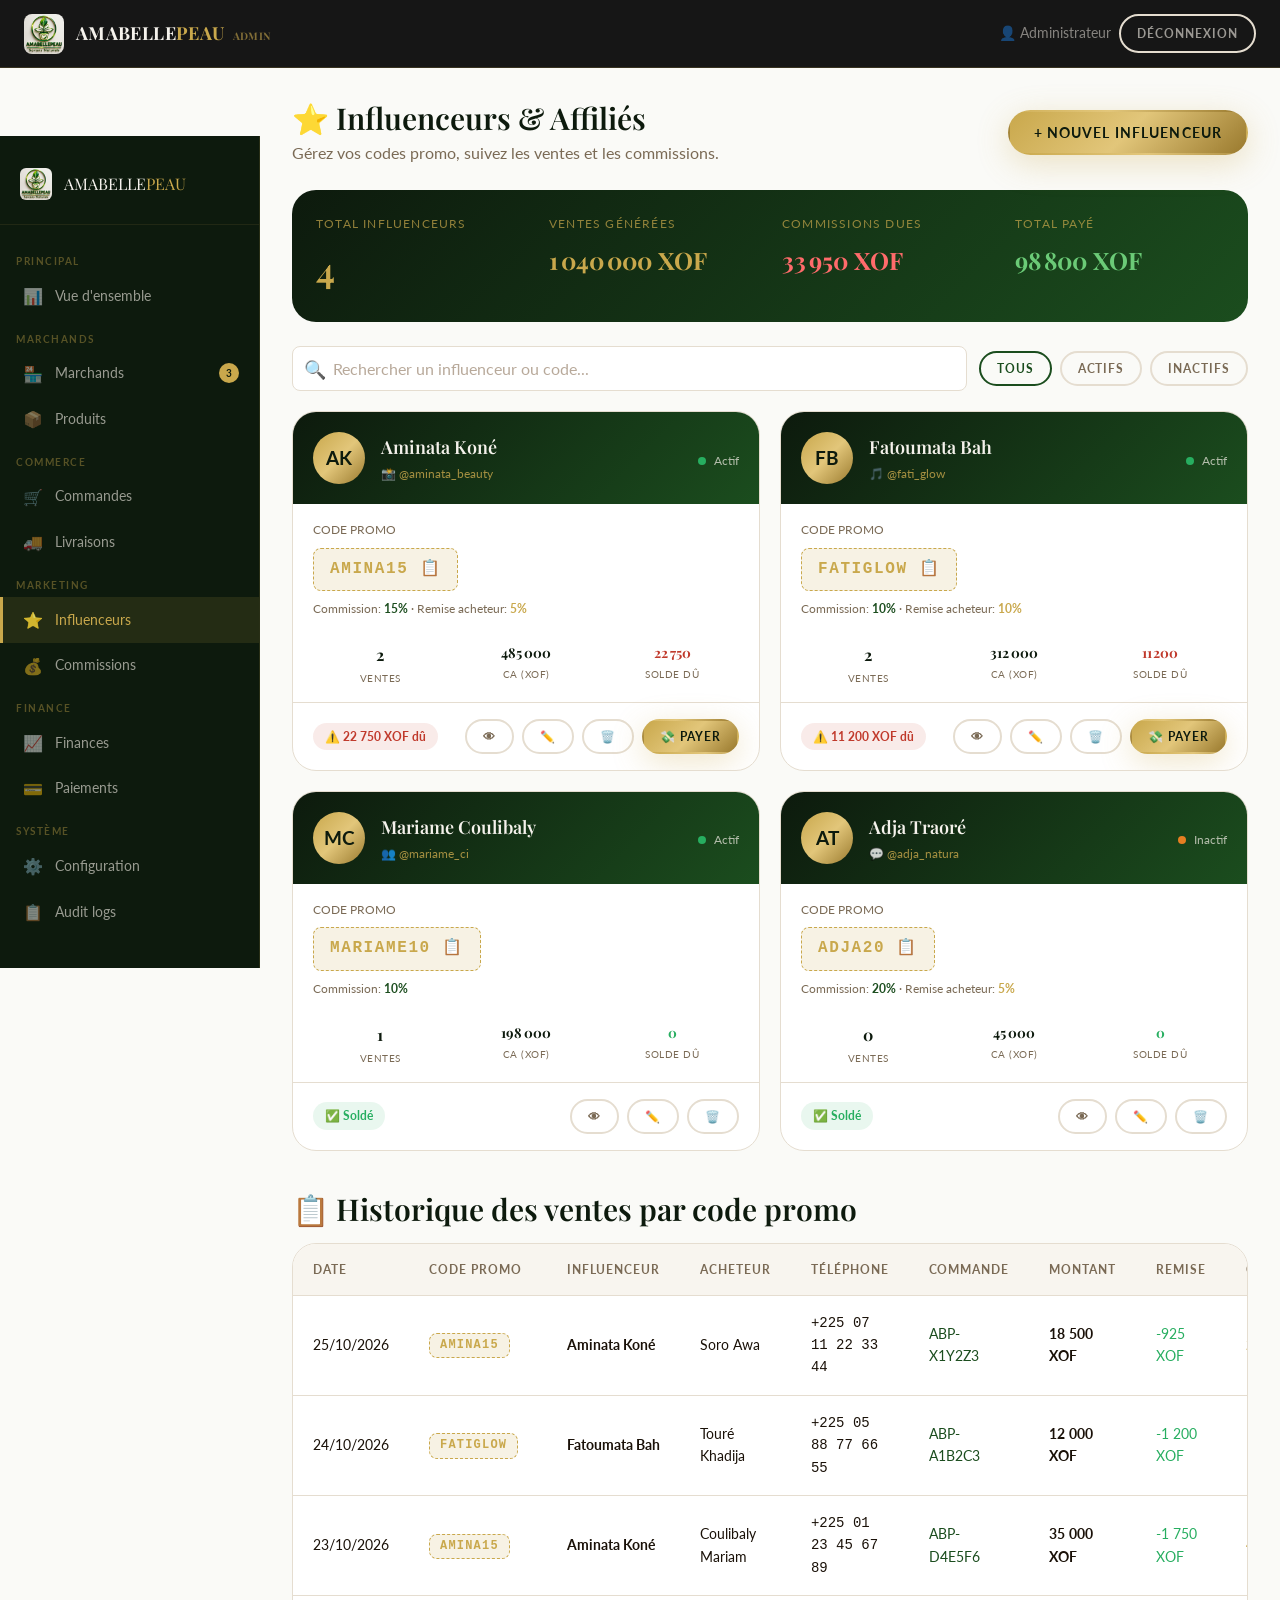
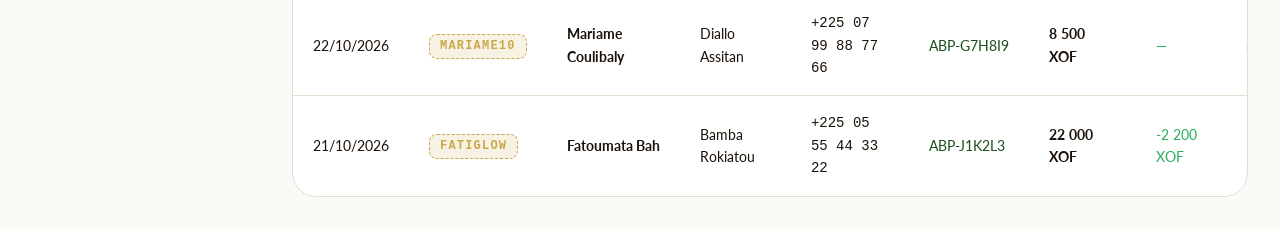
<file: admin/influenceurs.html>
﻿<!DOCTYPE html>
<html lang="fr">
<head>
  <meta charset="UTF-8"/>
  <meta name="viewport" content="width=device-width, initial-scale=1.0"/>
  <title>Gestion des Influenceurs — Admin AMABELLEPEAU</title>
  <meta name="description" content="Back-office gestion des influenceurs et codes promo AMABELLEPEAU"/>
  <link rel="icon" href="../assets/icons/brand-logo.png"/>
  <link rel="stylesheet" href="../css/main.css"/>
  <style>
    body { background: var(--color-bg); }
    /* ── Layout ── */
    .app-layout { display: flex; min-height: calc(100vh - var(--nav-height)); }
    .sidebar { width: 260px; background: #0D1A0D; padding: var(--space-4) 0; position: sticky; top: var(--nav-height); height: calc(100vh - var(--nav-height)); overflow-y: auto; flex-shrink: 0; border-right: 1px solid rgba(201,168,76,0.15); }
    .sidebar-logo { padding: var(--space-4) var(--space-5) var(--space-6); border-bottom: 1px solid rgba(201,168,76,0.1); margin-bottom: var(--space-4); display: flex; align-items: center; gap: var(--space-3); }
    .sidebar-logo-text { font-family: var(--font-display); color: var(--color-cream); font-size: 1rem; }
    .sidebar-logo-text span { color: var(--color-gold); }
    .sidebar-section { padding: var(--space-3) var(--space-4) var(--space-1); font-size: 10px; font-weight: 700; letter-spacing: 0.15em; text-transform: uppercase; color: rgba(201,168,76,0.4); }
    .sidebar-link { display: flex; align-items: center; gap: var(--space-3); padding: 10px var(--space-5); color: rgba(245,240,232,0.6); font-size: var(--text-sm); transition: var(--transition-fast); border-left: 3px solid transparent; text-decoration: none; }
    .sidebar-link:hover { color: var(--color-gold); background: rgba(201,168,76,0.08); border-left-color: rgba(201,168,76,0.4); }
    .sidebar-link.active { color: var(--color-gold); background: rgba(201,168,76,0.12); border-left-color: var(--color-gold); }
    .sidebar-link .icon { font-size: 1rem; width: 20px; text-align: center; }
    .badge-pill { background: var(--color-gold); color: var(--color-black); font-size: 10px; font-weight: 700; padding: 2px 7px; border-radius: 20px; margin-left: auto; }
    .main-content { flex: 1; padding: var(--space-8); overflow-x: hidden; }

    /* ── Influencer Cards ── */
    .influencer-grid { display: grid; grid-template-columns: repeat(auto-fill, minmax(340px, 1fr)); gap: var(--space-5); }
    .influencer-card { background: var(--color-surface); border: 1px solid var(--color-border); border-radius: var(--radius-xl); overflow: hidden; transition: var(--transition-base); }
    .influencer-card:hover { box-shadow: var(--shadow-lg); border-color: rgba(27,77,30,0.3); transform: translateY(-2px); }
    .influencer-card-header { padding: var(--space-5); background: linear-gradient(135deg, #0D1A0D, #1B4D1E); display: flex; align-items: center; gap: var(--space-4); }
    .influencer-avatar { width: 52px; height: 52px; border-radius: 50%; background: var(--gradient-gold); display: flex; align-items: center; justify-content: center; font-weight: 700; font-size: 1.2rem; color: var(--color-black); flex-shrink: 0; }
    .influencer-name { font-family: var(--font-display); color: var(--color-cream); font-weight: 600; font-size: var(--text-lg); }
    .influencer-handle { font-size: var(--text-xs); color: rgba(201,168,76,0.8); display: flex; align-items: center; gap: var(--space-1); margin-top: 2px; }
    .promo-code-badge { background: rgba(201,168,76,0.15); border: 1px dashed var(--color-gold); border-radius: var(--radius-md); padding: var(--space-2) var(--space-4); font-family: monospace; font-size: var(--text-base); font-weight: 700; color: var(--color-gold); letter-spacing: 0.1em; cursor: pointer; transition: var(--transition-fast); display: inline-block; }
    .promo-code-badge:hover { background: rgba(201,168,76,0.25); }
    .influencer-stats { display: grid; grid-template-columns: 1fr 1fr 1fr; gap: var(--space-3); padding: var(--space-4) var(--space-5); border-bottom: 1px solid var(--color-border); }
    .inf-stat { text-align: center; }
    .inf-stat-val { font-family: var(--font-display); font-weight: 700; font-size: var(--text-base); color: var(--color-black); }
    .inf-stat-lbl { font-size: 10px; color: var(--color-text-muted); text-transform: uppercase; letter-spacing: 0.05em; margin-top: 2px; }
    .influencer-card-footer { padding: var(--space-4) var(--space-5); display: flex; align-items: center; justify-content: space-between; gap: var(--space-2); }
    .balance-chip { background: rgba(39,174,96,0.1); color: var(--color-success); border-radius: var(--radius-full); padding: var(--space-1) var(--space-3); font-size: var(--text-xs); font-weight: 700; }
    .balance-chip.due { background: rgba(192,57,43,0.1); color: var(--color-error); }

    /* ── Modal ── */
    .overlay { position: fixed; inset: 0; background: rgba(10,10,10,0.7); backdrop-filter: blur(4px); z-index: 900; display: none; align-items: center; justify-content: center; padding: var(--space-4); }
    .overlay.active { display: flex; }
    .modal { background: var(--color-surface); border-radius: var(--radius-2xl); box-shadow: var(--shadow-xl); width: 100%; max-width: 580px; max-height: 90vh; overflow-y: auto; animation: modalIn 0.3s cubic-bezier(0.34,1.56,0.64,1); }
    @keyframes modalIn { from { opacity:0; transform:scale(0.9) translateY(20px); } to { opacity:1; transform:scale(1) translateY(0); } }
    .modal-header { padding: var(--space-6); border-bottom: 1px solid var(--color-border); display: flex; align-items: center; justify-content: space-between; }
    .modal-body { padding: var(--space-6); }
    .modal-footer { padding: var(--space-5) var(--space-6); border-top: 1px solid var(--color-border); display: flex; gap: var(--space-3); justify-content: flex-end; }
    .form-grid-2 { display: grid; grid-template-columns: 1fr 1fr; gap: var(--space-4); }

    /* ── Payout panel ── */
    .payout-panel { background: linear-gradient(135deg, #0D1A0D, #1B4D1E); border-radius: var(--radius-xl); padding: var(--space-6); color: var(--color-cream); margin-bottom: var(--space-6); }
    .payout-total { font-family: var(--font-display); font-size: var(--text-4xl); font-weight: 700; color: var(--color-gold); }
    .platform-icon { display: inline-flex; align-items: center; gap: var(--space-1); font-size: var(--text-xs); }
    .pi-instagram { color: #E1306C; }
    .pi-tiktok    { color: var(--color-cream); }
    .pi-facebook  { color: #1877F2; }
    .pi-whatsapp  { color: #25D366; }
    .pi-youtube   { color: #FF0000; }

    /* ── Sales Table ── */
    .sales-table-wrap { background: var(--color-surface); border: 1px solid var(--color-border); border-radius: var(--radius-xl); overflow: hidden; }

    /* ── Empty ── */
    .no-data { text-align: center; padding: var(--space-16); color: var(--color-text-muted); }
    .no-data-icon { font-size: 3rem; margin-bottom: var(--space-4); opacity: 0.4; }

    @media(max-width:768px) { .sidebar { display:none; } .influencer-grid { grid-template-columns: 1fr; } .form-grid-2 { grid-template-columns: 1fr; } }
  </style>
  <link rel="manifest" href="/manifest.json">
</head>
<body>

<!-- NAVBAR ADMIN -->
<nav class="navbar">
  <div class="container flex-between">
    <a href="../index.html" class="navbar-brand">
      <img src="../assets/icons/brand-logo.png" alt="AMABELLEPEAU" class="navbar-logo"/>
      <span class="navbar-brand-text">AMABELLE<span>PEAU</span> <span style="font-size:0.65rem;color:rgba(201,168,76,0.6);margin-left:4px;">ADMIN</span></span>
    </a>
    <div class="navbar-actions">
      <span style="color:rgba(245,240,232,0.5);font-size:var(--text-sm);">👤 Administrateur</span>
      <a href="../auth.html" class="btn btn-ghost btn-sm" style="color:rgba(245,240,232,0.6);">Déconnexion</a>
    </div>
  </div>
</nav>

<div class="app-layout">
  <!-- SIDEBAR -->
  <aside class="sidebar">
    <div class="sidebar-logo">
      <img src="../assets/icons/brand-logo.png" style="width:32px;border-radius:6px;" alt=""/>
      <div class="sidebar-logo-text">AMABELLE<span>PEAU</span></div>
    </div>

    <div class="sidebar-section">Principal</div>
    <a href="index.html" class="sidebar-link"><span class="icon">📊</span> Vue d'ensemble</a>

    <div class="sidebar-section">Marchands</div>
    <a href="marchands.html" class="sidebar-link"><span class="icon">🏪</span> Marchands <span class="badge-pill">3</span></a>
    <a href="produits.html"  class="sidebar-link"><span class="icon">📦</span> Produits</a>

    <div class="sidebar-section">Commerce</div>
    <a href="commandes.html" class="sidebar-link"><span class="icon">🛒</span> Commandes</a>
    <a href="livraisons.html" class="sidebar-link"><span class="icon">🚚</span> Livraisons</a>

    <div class="sidebar-section">Marketing</div>
    <a href="influenceurs.html" class="sidebar-link active"><span class="icon">⭐</span> Influenceurs</a>
    <a href="commissions.html"  class="sidebar-link"><span class="icon">💰</span> Commissions</a>

    <div class="sidebar-section">Finance</div>
    <a href="finances.html"  class="sidebar-link"><span class="icon">📈</span> Finances</a>
    <a href="paiements.html" class="sidebar-link"><span class="icon">💳</span> Paiements</a>

    <div class="sidebar-section">Système</div>
    <a href="config.html" class="sidebar-link"><span class="icon">⚙️</span> Configuration</a>
    <a href="logs.html"   class="sidebar-link"><span class="icon">📋</span> Audit logs</a>
  </aside>

  <!-- MAIN -->
  <main class="main-content">

    <!-- Header -->
    <div class="flex-between" style="margin-bottom:var(--space-6);">
      <div>
        <h1 style="font-family:var(--font-display);font-size:var(--text-3xl);">⭐ Influenceurs & Affiliés</h1>
        <p style="color:var(--color-text-muted);margin-top:var(--space-1);">Gérez vos codes promo, suivez les ventes et les commissions.</p>
      </div>
      <button class="btn btn-primary" onclick="openCreateModal()">+ Nouvel influenceur</button>
    </div>

    <!-- Payout Overview Panel -->
    <div class="payout-panel">
      <div style="display:grid;grid-template-columns:repeat(4,1fr);gap:var(--space-6);">
        <div>
          <div style="font-size:var(--text-xs);text-transform:uppercase;letter-spacing:0.1em;color:rgba(201,168,76,0.7);margin-bottom:var(--space-2);">Total influenceurs</div>
          <div class="payout-total" id="totalInfluencers">—</div>
        </div>
        <div>
          <div style="font-size:var(--text-xs);text-transform:uppercase;letter-spacing:0.1em;color:rgba(201,168,76,0.7);margin-bottom:var(--space-2);">Ventes générées</div>
          <div class="payout-total" id="totalSales" style="font-size:var(--text-2xl);">—</div>
        </div>
        <div>
          <div style="font-size:var(--text-xs);text-transform:uppercase;letter-spacing:0.1em;color:rgba(201,168,76,0.7);margin-bottom:var(--space-2);">Commissions dues</div>
          <div class="payout-total" id="totalDue" style="font-size:var(--text-2xl);color:#FF6B6B;">—</div>
        </div>
        <div>
          <div style="font-size:var(--text-xs);text-transform:uppercase;letter-spacing:0.1em;color:rgba(201,168,76,0.7);margin-bottom:var(--space-2);">Total payé</div>
          <div class="payout-total" id="totalPaid" style="font-size:var(--text-2xl);color:#6BCB77;">—</div>
        </div>
      </div>
    </div>

    <!-- Search & Filters -->
    <div class="flex-between" style="margin-bottom:var(--space-5);gap:var(--space-3);flex-wrap:wrap;">
      <div class="form-input-icon" style="flex:1;min-width:240px;">
        <span class="icon">🔍</span>
        <input type="text" class="form-input" id="searchInput" placeholder="Rechercher un influenceur ou code..." oninput="filterInfluencers()" style="padding-left:2.5rem;"/>
      </div>
      <div style="display:flex;gap:var(--space-2);">
        <button class="btn btn-ghost btn-sm" onclick="filterByStatus('all')"      id="filter-all"      style="border-color:var(--color-green);color:var(--color-green);">Tous</button>
        <button class="btn btn-ghost btn-sm" onclick="filterByStatus('active')"   id="filter-active">Actifs</button>
        <button class="btn btn-ghost btn-sm" onclick="filterByStatus('inactive')" id="filter-inactive">Inactifs</button>
      </div>
    </div>

    <!-- Influencer Grid -->
    <div class="influencer-grid" id="influencerGrid"></div>

    <!-- Sales History Table -->
    <div style="margin-top:var(--space-10);">
      <h2 style="font-family:var(--font-display);margin-bottom:var(--space-4);">📋 Historique des ventes par code promo</h2>
      <div class="sales-table-wrap">
        <table class="table" id="salesTable">
          <thead>
            <tr>
              <th>Date</th>
              <th>Code Promo</th>
              <th>Influenceur</th>
              <th>Acheteur</th>
              <th>Téléphone</th>
              <th>Commande</th>
              <th>Montant</th>
              <th>Remise</th>
              <th>Commission</th>
            </tr>
          </thead>
          <tbody id="salesTableBody"></tbody>
        </table>
        <div class="no-data" id="noSales" style="display:none;">
          <div class="no-data-icon">📊</div>
          <p>Aucune vente via code promo pour le moment.</p>
        </div>
      </div>
    </div>

  </main>
</div>

<!-- ── CREATE / EDIT INFLUENCER MODAL ── -->
<div class="overlay" id="influencerModal">
  <div class="modal">
    <div class="modal-header">
      <h3 style="font-family:var(--font-display);" id="modalTitle">Nouvel influenceur</h3>
      <button onclick="closeModal()" style="background:none;border:none;font-size:1.5rem;cursor:pointer;color:var(--color-text-muted);">✕</button>
    </div>
    <div class="modal-body">
      <input type="hidden" id="editId"/>
      <div class="form-grid-2">
        <div class="form-group">
          <label class="form-label">Nom complet *</label>
          <input type="text" class="form-input" id="infName" placeholder="Ex: Aminata Koné"/>
        </div>
        <div class="form-group">
          <label class="form-label">Téléphone *</label>
          <input type="tel" class="form-input" id="infPhone" placeholder="+225 07 XX XX XX XX"/>
        </div>
      </div>
      <div class="form-grid-2">
        <div class="form-group">
          <label class="form-label">Réseau social</label>
          <select class="form-select" id="infPlatform">
            <option value="instagram">📸 Instagram</option>
            <option value="tiktok">🎵 TikTok</option>
            <option value="facebook">👥 Facebook</option>
            <option value="youtube">▶️ YouTube</option>
            <option value="whatsapp">💬 WhatsApp</option>
            <option value="other">Autre</option>
          </select>
        </div>
        <div class="form-group">
          <label class="form-label">Identifiant / @handle</label>
          <input type="text" class="form-input" id="infHandle" placeholder="@influenceur"/>
        </div>
      </div>
      <div class="form-grid-2">
        <div class="form-group">
          <label class="form-label">Code promo *</label>
          <div style="display:flex;gap:var(--space-2);">
            <input type="text" class="form-input" id="infCode" placeholder="Ex: AMINA20" style="text-transform:uppercase;letter-spacing:0.1em;font-family:monospace;font-weight:700;"/>
            <button class="btn btn-ghost btn-sm" onclick="generateCode()" style="white-space:nowrap;">🎲 Auto</button>
          </div>
          <small style="color:var(--color-text-muted);font-size:var(--text-xs);">Le code sera en MAJUSCULES</small>
        </div>
        <div class="form-group">
          <label class="form-label">Statut</label>
          <select class="form-select" id="infStatus">
            <option value="active">✅ Actif</option>
            <option value="inactive">⏸ Inactif</option>
            <option value="suspended">🚫 Suspendu</option>
          </select>
        </div>
      </div>
      <div class="form-grid-2">
        <div class="form-group">
          <label class="form-label">Commission influenceur (%)</label>
          <input type="number" class="form-input" id="infCommission" value="10" min="1" max="50" step="0.5"/>
          <small style="color:var(--color-text-muted);font-size:var(--text-xs);">% du montant de la vente versé à l'influenceur</small>
        </div>
        <div class="form-group">
          <label class="form-label">Remise acheteur (%)</label>
          <input type="number" class="form-input" id="infDiscount" value="0" min="0" max="50" step="0.5"/>
          <small style="color:var(--color-text-muted);font-size:var(--text-xs);">% de réduction offert à l'acheteur (0 = pas de remise)</small>
        </div>
      </div>
      <div class="form-group">
        <label class="form-label">Notes internes</label>
        <textarea class="form-textarea" id="infNotes" rows="2" placeholder="Informations supplémentaires sur cet influenceur..."></textarea>
      </div>

      <!-- Preview -->
      <div style="background:var(--color-surface-alt);border-radius:var(--radius-lg);padding:var(--space-4);margin-top:var(--space-2);">
        <div style="font-size:var(--text-xs);font-weight:700;text-transform:uppercase;letter-spacing:0.1em;color:var(--color-text-muted);margin-bottom:var(--space-3);">Aperçu du code promo</div>
        <div style="display:flex;align-items:center;gap:var(--space-4);flex-wrap:wrap;">
          <div class="promo-code-badge" id="codePreview">CODE</div>
          <div style="font-size:var(--text-sm);">
            <span id="previewDiscount" style="color:var(--color-success);font-weight:700;"></span>
            <span style="color:var(--color-text-muted);"> · Commission: </span>
            <span id="previewCommission" style="color:var(--color-green);font-weight:700;"></span>
          </div>
        </div>
      </div>
    </div>
    <div class="modal-footer">
      <button class="btn btn-ghost" onclick="closeModal()">Annuler</button>
      <button class="btn btn-primary" onclick="saveInfluencer()">💾 Enregistrer</button>
    </div>
  </div>
</div>

<!-- ── PAYOUT MODAL ── -->
<div class="overlay" id="payoutModal">
  <div class="modal" style="max-width:440px;">
    <div class="modal-header">
      <h3 style="font-family:var(--font-display);">💸 Enregistrer un paiement</h3>
      <button onclick="closePayoutModal()" style="background:none;border:none;font-size:1.5rem;cursor:pointer;">✕</button>
    </div>
    <div class="modal-body">
      <div style="background:var(--color-surface-alt);border-radius:var(--radius-lg);padding:var(--space-4);margin-bottom:var(--space-4);">
        <div style="font-weight:700;" id="payoutInfluencerName"></div>
        <div style="font-size:var(--text-sm);color:var(--color-text-muted);">Solde dû: <strong id="payoutBalance" style="color:var(--color-error);"></strong></div>
      </div>
      <input type="hidden" id="payoutInfluencerId"/>
      <div class="form-group">
        <label class="form-label">Montant à payer (XOF) *</label>
        <input type="number" class="form-input" id="payoutAmount" placeholder="Ex: 15000"/>
      </div>
      <div class="form-group">
        <label class="form-label">Méthode de paiement *</label>
        <select class="form-select" id="payoutMethod">
          <option value="wave">🌊 Wave</option>
          <option value="orange_money">🟠 Orange Money</option>
          <option value="cash">💵 Espèces</option>
          <option value="other">Autre</option>
        </select>
      </div>
      <div class="form-group">
        <label class="form-label">Référence / Numéro de transaction</label>
        <input type="text" class="form-input" id="payoutRef" placeholder="Ex: TXN-XXXXXXXX"/>
      </div>
      <div class="form-group">
        <label class="form-label">Notes</label>
        <textarea class="form-textarea" id="payoutNotes" rows="2" placeholder="Détails du paiement..."></textarea>
      </div>
    </div>
    <div class="modal-footer">
      <button class="btn btn-ghost" onclick="closePayoutModal()">Annuler</button>
      <button class="btn btn-primary" onclick="savePayout()">✅ Confirmer le paiement</button>
    </div>
  </div>
</div>

<!-- ── DETAIL MODAL ── -->
<div class="overlay" id="detailModal">
  <div class="modal" style="max-width:700px;">
    <div class="modal-header">
      <h3 style="font-family:var(--font-display);" id="detailTitle">Détail influenceur</h3>
      <button onclick="closeDetailModal()" style="background:none;border:none;font-size:1.5rem;cursor:pointer;">✕</button>
    </div>
    <div class="modal-body" id="detailBody"></div>
    <div class="modal-footer">
      <button class="btn btn-ghost" onclick="closeDetailModal()">Fermer</button>
    </div>
  </div>
</div>

<!-- Toast -->
<div class="toast-container" id="toastContainer"></div>

<script>
  // ── Offline-First Persistent Storage ──
  const INF_STORAGE_KEY = 'abp_admin_influencers_v2';
  const SALES_STORAGE_KEY = 'abp_admin_influencer_sales_v2';

  const DEFAULT_INFS = [
    { id:'inf-1', name:'Aminata Koné',    phone:'+225 07 12 34 56 78', social_handle:'@aminata_beauty', platform:'instagram', promo_code:'AMINA15',  commission_rate_bps:1500, discount_bps:500,  status:'active',   total_sales_xof:485000, total_commission_xof:72750, total_paid_xof:50000, notes:'Influenceuse beauté top Abidjan' },
    { id:'inf-2', name:'Fatoumata Bah',   phone:'+225 05 98 76 54 32', social_handle:'@fati_glow',     platform:'tiktok',    promo_code:'FATIGLOW',  commission_rate_bps:1000, discount_bps:1000, status:'active',   total_sales_xof:312000, total_commission_xof:31200, total_paid_xof:20000, notes:'TikTokeuse, très bonne audience' },
    { id:'inf-3', name:'Mariame Coulibaly',phone:'+225 01 23 45 67 89', social_handle:'@mariame_ci',    platform:'facebook',  promo_code:'MARIAME10', commission_rate_bps:1000, discount_bps:0,    status:'active',   total_sales_xof:198000, total_commission_xof:19800, total_paid_xof:19800, notes:'' },
    { id:'inf-4', name:'Adja Traoré',     phone:'+225 07 55 44 33 22', social_handle:'@adja_natura',   platform:'whatsapp',  promo_code:'ADJA20',    commission_rate_bps:2000, discount_bps:500,  status:'inactive', total_sales_xof:45000,  total_commission_xof:9000,  total_paid_xof:9000,  notes:'Pause temporaire' },
  ];

  const DEFAULT_SALES = [
    { date:'2026-10-25', code:'AMINA15',  influencer:'Aminata Koné',     buyer_name:'Soro Awa',        buyer_phone:'+225 07 11 22 33 44', order:'ABP-X1Y2Z3', order_total_xof:18500, discount_xof:925,  commission_xof:2636 },
    { date:'2026-10-24', code:'FATIGLOW', influencer:'Fatoumata Bah',    buyer_name:'Touré Khadija',   buyer_phone:'+225 05 88 77 66 55', order:'ABP-A1B2C3', order_total_xof:12000, discount_xof:1200, commission_xof:1080 },
    { date:'2026-10-23', code:'AMINA15',  influencer:'Aminata Koné',     buyer_name:'Coulibaly Mariam',buyer_phone:'+225 01 23 45 67 89', order:'ABP-D4E5F6', order_total_xof:35000, discount_xof:1750, commission_xof:4988 },
    { date:'2026-10-22', code:'MARIAME10',influencer:'Mariame Coulibaly',buyer_name:'Diallo Assitan',  buyer_phone:'+225 07 99 88 77 66', order:'ABP-G7H8I9', order_total_xof:8500,  discount_xof:0,    commission_xof:850  },
    { date:'2026-10-21', code:'FATIGLOW', influencer:'Fatoumata Bah',    buyer_name:'Bamba Rokiatou',  buyer_phone:'+225 05 55 44 33 22', order:'ABP-J1K2L3', order_total_xof:22000, discount_xof:2200, commission_xof:1980 },
  ];

  let influencers = (() => {
    try {
      const stored = localStorage.getItem(INF_STORAGE_KEY);
      if (stored) return JSON.parse(stored);
    } catch(e){}
    return DEFAULT_INFS;
  })();

  let salesHistory = (() => {
    try {
      const stored = localStorage.getItem(SALES_STORAGE_KEY);
      if (stored) return JSON.parse(stored);
    } catch(e){}
    return DEFAULT_SALES;
  })();

  function persistData() {
    try {
      localStorage.setItem(INF_STORAGE_KEY, JSON.stringify(influencers));
      localStorage.setItem(SALES_STORAGE_KEY, JSON.stringify(salesHistory));
    } catch(e) {
      console.warn('Could not persist to localStorage', e);
    }
  }

  let currentFilter = 'all';
  let editingId = null;

  const PLATFORM_ICONS = { instagram:'📸', tiktok:'🎵', facebook:'👥', youtube:'▶️', whatsapp:'💬', other:'🌐' };

  function formatXOF(n) {
    return new Intl.NumberFormat('fr-FR').format(n || 0) + ' XOF';
  }

  function bpsToPercent(bps) {
    return (bps / 100).toFixed(0) + '%';
  }

  function getInitials(name) {
    return name.split(' ').map(p => p[0]).join('').substring(0,2).toUpperCase();
  }

  function updateSummary() {
    const active = influencers.filter(i => i.status === 'active');
    const totalSales = influencers.reduce((s,i) => s + i.total_sales_xof, 0);
    const totalComm  = influencers.reduce((s,i) => s + i.total_commission_xof, 0);
    const totalPaid  = influencers.reduce((s,i) => s + i.total_paid_xof, 0);
    const totalDue   = totalComm - totalPaid;

    document.getElementById('totalInfluencers').textContent = influencers.length;
    document.getElementById('totalSales').textContent       = formatXOF(totalSales);
    document.getElementById('totalDue').textContent         = formatXOF(totalDue);
    document.getElementById('totalPaid').textContent        = formatXOF(totalPaid);
  }

  function renderGrid() {
    const search  = (document.getElementById('searchInput')?.value || '').toLowerCase();
    let filtered  = influencers;
    if (currentFilter !== 'all') filtered = filtered.filter(i => i.status === currentFilter);
    if (search) filtered = filtered.filter(i =>
      i.name.toLowerCase().includes(search) ||
      i.promo_code.toLowerCase().includes(search) ||
      (i.social_handle||'').toLowerCase().includes(search)
    );

    const grid = document.getElementById('influencerGrid');
    if (filtered.length === 0) {
      grid.innerHTML = '<div class="no-data" style="grid-column:1/-1;"><div class="no-data-icon">⭐</div><p>Aucun influenceur trouvé.</p></div>';
      return;
    }

    grid.innerHTML = filtered.map(inf => {
      const balance = inf.total_commission_xof - inf.total_paid_xof;
      const statusColors = { active:'#27AE60', inactive:'#E67E22', suspended:'#C0392B' };
      const statusLabels = { active:'Actif', inactive:'Inactif', suspended:'Suspendu' };
      return `
        <div class="influencer-card">
          <div class="influencer-card-header">
            <div class="influencer-avatar">${getInitials(inf.name)}</div>
            <div style="flex:1;min-width:0;">
              <div class="influencer-name">${inf.name}</div>
              <div class="influencer-handle">${PLATFORM_ICONS[inf.platform]||'🌐'} ${inf.social_handle || '—'}</div>
            </div>
            <div>
              <span style="display:inline-block;width:8px;height:8px;border-radius:50%;background:${statusColors[inf.status]};margin-right:4px;"></span>
              <span style="font-size:var(--text-xs);color:rgba(245,240,232,0.7);">${statusLabels[inf.status]}</span>
            </div>
          </div>

          <div style="padding:var(--space-4) var(--space-5) var(--space-2);">
            <div style="font-size:var(--text-xs);color:var(--color-text-muted);margin-bottom:var(--space-2);">CODE PROMO</div>
            <div class="promo-code-badge" onclick="copyCode('${inf.promo_code}')" title="Cliquer pour copier">
              ${inf.promo_code} 📋
            </div>
            <div style="margin-top:var(--space-2);font-size:var(--text-xs);color:var(--color-text-muted);">
              Commission: <strong style="color:var(--color-green);">${bpsToPercent(inf.commission_rate_bps)}</strong>
              ${inf.discount_bps > 0 ? `· Remise acheteur: <strong style="color:var(--color-gold);">${bpsToPercent(inf.discount_bps)}</strong>` : ''}
            </div>
          </div>

          <div class="influencer-stats">
            <div class="inf-stat">
              <div class="inf-stat-val">${salesHistory.filter(s => s.code === inf.promo_code).length}</div>
              <div class="inf-stat-lbl">Ventes</div>
            </div>
            <div class="inf-stat">
              <div class="inf-stat-val" style="font-size:0.85rem;">${formatXOF(inf.total_sales_xof).replace(' XOF','')}</div>
              <div class="inf-stat-lbl">CA (XOF)</div>
            </div>
            <div class="inf-stat">
              <div class="inf-stat-val" style="font-size:0.85rem;color:${balance > 0 ? 'var(--color-error)' : 'var(--color-success)'};">${formatXOF(balance).replace(' XOF','')}</div>
              <div class="inf-stat-lbl">Solde dû</div>
            </div>
          </div>

          <div class="influencer-card-footer">
            <span class="balance-chip ${balance > 0 ? 'due' : ''}">
              ${balance > 0 ? `⚠️ ${formatXOF(balance)} dû` : '✅ Soldé'}
            </span>
            <div style="display:flex;gap:var(--space-2);">
              <button class="btn btn-ghost btn-sm" onclick="openDetail('${inf.id}')" title="Détail">👁</button>
              <button class="btn btn-ghost btn-sm" onclick="openEditModal('${inf.id}')" title="Modifier">✏️</button>
              <button class="btn btn-ghost btn-sm" onclick="deleteInfluencer('${inf.id}')" title="Supprimer" style="color:var(--color-error);">🗑️</button>
              ${balance > 0 ? `<button class="btn btn-primary btn-sm" onclick="openPayoutModal('${inf.id}')">💸 Payer</button>` : ''}
            </div>
          </div>
        </div>
      `;
    }).join('');
  }

  function renderSalesTable() {
    const tbody = document.getElementById('salesTableBody');
    if (salesHistory.length === 0) {
      document.getElementById('noSales').style.display = 'block';
      tbody.innerHTML = '';
      return;
    }
    document.getElementById('noSales').style.display = 'none';
    tbody.innerHTML = salesHistory.map(s => `
      <tr>
        <td>${new Date(s.date).toLocaleDateString('fr-FR')}</td>
        <td><span class="promo-code-badge" style="font-size:var(--text-xs);padding:2px 10px;">${s.code}</span></td>
        <td><strong>${s.influencer}</strong></td>
        <td>${s.buyer_name}</td>
        <td style="font-family:monospace;">${s.buyer_phone}</td>
        <td><a href="#" style="color:var(--color-green);">${s.order}</a></td>
        <td><strong>${formatXOF(s.order_total_xof)}</strong></td>
        <td style="color:var(--color-success);">${s.discount_xof > 0 ? '-' + formatXOF(s.discount_xof) : '—'}</td>
        <td><strong style="color:var(--color-gold);">${formatXOF(s.commission_xof)}</strong></td>
      </tr>
    `).join('');
  }

  // ── Modal handlers ──
  function openCreateModal() {
    editingId = null;
    document.getElementById('modalTitle').textContent = 'Nouvel influenceur';
    document.getElementById('editId').value      = '';
    document.getElementById('infName').value     = '';
    document.getElementById('infPhone').value    = '';
    document.getElementById('infHandle').value   = '';
    document.getElementById('infCode').value     = '';
    document.getElementById('infCommission').value = '10';
    document.getElementById('infDiscount').value   = '0';
    document.getElementById('infStatus').value     = 'active';
    document.getElementById('infNotes').value      = '';
    updatePreview();
    document.getElementById('influencerModal').classList.add('active');
  }

  function openEditModal(id) {
    const inf = influencers.find(i => i.id === id);
    if (!inf) return;
    editingId = id;
    document.getElementById('modalTitle').textContent       = 'Modifier l\'influenceur';
    document.getElementById('infName').value                = inf.name;
    document.getElementById('infPhone').value               = inf.phone;
    document.getElementById('infPlatform').value            = inf.platform;
    document.getElementById('infHandle').value              = inf.social_handle || '';
    document.getElementById('infCode').value                = inf.promo_code;
    document.getElementById('infCommission').value          = inf.commission_rate_bps / 100;
    document.getElementById('infDiscount').value            = inf.discount_bps / 100;
    document.getElementById('infStatus').value              = inf.status;
    document.getElementById('infNotes').value               = inf.notes || '';
    updatePreview();
    document.getElementById('influencerModal').classList.add('active');
  }

  function deleteInfluencer(id) {
    if (confirm('Voulez-vous vraiment supprimer cet influenceur ?')) {
      influencers = influencers.filter(i => i.id !== id);
      persistData();
      renderGrid();
      updateSummary();
      showToast('Influenceur supprimé.');
    }
  }

  function closeModal() { document.getElementById('influencerModal').classList.remove('active'); }

  function generateCode() {
    const name = document.getElementById('infName').value || 'ABP';
    const base  = name.toUpperCase().replace(/\s+/g,'').replace(/[^A-Z]/g,'').substring(0,5);
    const suffix = Math.random().toString(36).substring(2,5).toUpperCase();
    document.getElementById('infCode').value = base + suffix;
    updatePreview();
  }

  function updatePreview() {
    const code    = document.getElementById('infCode').value || 'CODE';
    const comm    = parseFloat(document.getElementById('infCommission').value || 0);
    const disc    = parseFloat(document.getElementById('infDiscount').value || 0);
    document.getElementById('codePreview').textContent   = code.toUpperCase();
    document.getElementById('previewCommission').textContent = comm + '%';
    document.getElementById('previewDiscount').textContent   = disc > 0 ? `-${disc}% remise` : 'Pas de remise';
  }

  // Auto-uppercase code
  document.getElementById('infCode')?.addEventListener('input', e => {
    e.target.value = e.target.value.toUpperCase();
    updatePreview();
  });

  ['infCommission','infDiscount'].forEach(id => {
    document.getElementById(id)?.addEventListener('input', updatePreview);
  });

  function saveInfluencer() {
    const name = document.getElementById('infName').value.trim();
    const phone = document.getElementById('infPhone').value.trim();
    const code  = document.getElementById('infCode').value.trim().toUpperCase();

    if (!name || !phone || !code) {
      showToast('Veuillez remplir tous les champs obligatoires.', 'error');
      return;
    }

    const data = {
      name, phone,
      social_handle:       document.getElementById('infHandle').value.trim(),
      platform:            document.getElementById('infPlatform').value,
      promo_code:          code,
      commission_rate_bps: Math.round(parseFloat(document.getElementById('infCommission').value) * 100),
      discount_bps:        Math.round(parseFloat(document.getElementById('infDiscount').value) * 100),
      status:              document.getElementById('infStatus').value,
      notes:               document.getElementById('infNotes').value.trim(),
    };

    if (editingId) {
      // Update
      const idx = influencers.findIndex(i => i.id === editingId);
      if (idx > -1) influencers[idx] = { ...influencers[idx], ...data };
      showToast('Influenceur mis à jour !');
    } else {
      // Create
      influencers.unshift({
        id: 'inf-' + Date.now(),
        total_sales_xof: 0, total_commission_xof: 0, total_paid_xof: 0,
        ...data
      });
      showToast('Influenceur créé avec succès !');
    }

    persistData();
    closeModal();
    renderGrid();
    updateSummary();
  }

  // ── Payout Modal ──
  function openPayoutModal(id) {
    const inf = influencers.find(i => i.id === id);
    if (!inf) return;
    const balance = inf.total_commission_xof - inf.total_paid_xof;
    document.getElementById('payoutInfluencerId').value  = id;
    document.getElementById('payoutInfluencerName').textContent = inf.name;
    document.getElementById('payoutBalance').textContent = formatXOF(balance);
    document.getElementById('payoutAmount').value        = balance;
    document.getElementById('payoutRef').value           = '';
    document.getElementById('payoutNotes').value         = '';
    document.getElementById('payoutModal').classList.add('active');
  }

  function closePayoutModal() { document.getElementById('payoutModal').classList.remove('active'); }

  function savePayout() {
    const id     = document.getElementById('payoutInfluencerId').value;
    const amount = parseInt(document.getElementById('payoutAmount').value);
    const method = document.getElementById('payoutMethod').value;
    const ref    = document.getElementById('payoutRef').value;

    if (!amount || amount <= 0) { showToast('Montant invalide','error'); return; }

    const inf = influencers.find(i => i.id === id);
    if (inf) {
      inf.total_paid_xof += amount;
      showToast(`💸 Paiement de ${formatXOF(amount)} enregistré pour ${inf.name}`);
    }

    persistData();
    closePayoutModal();
    renderGrid();
    updateSummary();
  }

  // ── Detail Modal ──
  function openDetail(id) {
    const inf = influencers.find(i => i.id === id);
    if (!inf) return;
    const sales = salesHistory.filter(s => s.code === inf.promo_code);
    const balance = inf.total_commission_xof - inf.total_paid_xof;

    document.getElementById('detailTitle').textContent = `${PLATFORM_ICONS[inf.platform]||''} ${inf.name}`;
    document.getElementById('detailBody').innerHTML = `
      <div style="display:grid;grid-template-columns:1fr 1fr;gap:var(--space-4);margin-bottom:var(--space-5);">
        <div><strong>Téléphone:</strong> ${inf.phone}</div>
        <div><strong>Réseau:</strong> ${PLATFORM_ICONS[inf.platform]} ${inf.social_handle}</div>
        <div><strong>Code promo:</strong> <span class="promo-code-badge" style="font-size:0.75rem;">${inf.promo_code}</span></div>
        <div><strong>Statut:</strong> ${inf.status}</div>
        <div><strong>Commission:</strong> ${bpsToPercent(inf.commission_rate_bps)}</div>
        <div><strong>Remise acheteur:</strong> ${inf.discount_bps > 0 ? bpsToPercent(inf.discount_bps) : 'Aucune'}</div>
      </div>
      <div style="display:grid;grid-template-columns:repeat(3,1fr);gap:var(--space-4);margin-bottom:var(--space-5);">
        <div class="stat-card"><div class="stat-label">Total Ventes</div><div class="stat-value" style="font-size:var(--text-xl);">${formatXOF(inf.total_sales_xof)}</div></div>
        <div class="stat-card"><div class="stat-label">Commissions</div><div class="stat-value" style="font-size:var(--text-xl);">${formatXOF(inf.total_commission_xof)}</div></div>
        <div class="stat-card" style="--accent:${balance > 0 ? 'var(--color-error)' : 'var(--color-success)'}"><div class="stat-label">Solde dû</div><div class="stat-value" style="font-size:var(--text-xl);color:${balance > 0 ? 'var(--color-error)':'var(--color-success)'};">${formatXOF(balance)}</div></div>
      </div>
      <h4 style="font-family:var(--font-display);margin-bottom:var(--space-3);">Achats référés (${sales.length})</h4>
      ${sales.length === 0 ? '<p style="color:var(--color-text-muted);">Aucun achat pour l\'instant.</p>' : `
      <table class="table" style="font-size:var(--text-xs);">
        <thead><tr><th>Date</th><th>Acheteur</th><th>Téléphone</th><th>Commande</th><th>Montant</th><th>Commission</th></tr></thead>
        <tbody>${sales.map(s => `
          <tr>
            <td>${new Date(s.date).toLocaleDateString('fr-FR')}</td>
            <td><strong>${s.buyer_name}</strong></td>
            <td>${s.buyer_phone}</td>
            <td style="color:var(--color-green);">${s.order}</td>
            <td>${formatXOF(s.order_total_xof)}</td>
            <td style="color:var(--color-gold);font-weight:700;">${formatXOF(s.commission_xof)}</td>
          </tr>
        `).join('')}</tbody>
      </table>`}
      ${inf.notes ? `<div style="margin-top:var(--space-4);padding:var(--space-3);background:var(--color-surface-alt);border-radius:var(--radius-md);font-size:var(--text-sm);color:var(--color-text-muted);">📝 ${inf.notes}</div>` : ''}
    `;
    document.getElementById('detailModal').classList.add('active');
  }

  function closeDetailModal() { document.getElementById('detailModal').classList.remove('active'); }

  // ── Filters ──
  function filterByStatus(status) {
    currentFilter = status;
    ['all','active','inactive'].forEach(s => {
      const btn = document.getElementById(`filter-${s}`);
      if (btn) btn.style.borderColor = s === status ? 'var(--color-green)' : '';
      if (btn) btn.style.color = s === status ? 'var(--color-green)' : '';
    });
    renderGrid();
  }

  function filterInfluencers() { renderGrid(); }

  // ── Copy code ──
  function copyCode(code) {
    navigator.clipboard?.writeText(code).then(() => showToast(`Code "${code}" copié ! 📋`));
  }

  // ── Toast ──
  function showToast(msg, type = 'success') {
    const tc = document.getElementById('toastContainer');
    const t  = document.createElement('div');
    t.className = `toast${type === 'error' ? ' toast-error' : ''}`;
    t.innerHTML = `<span>${type === 'error' ? '❌' : '✅'}</span><span>${msg}</span>`;
    tc.appendChild(t);
    setTimeout(() => t.style.animation = 'fadeOut 0.3s forwards', 3200);
    setTimeout(() => t.remove(), 3500);
  }

  // ── Init ──
  updateSummary();
  renderGrid();
  renderSalesTable();

  // Close modals on backdrop click
  ['influencerModal','payoutModal','detailModal'].forEach(id => {
    document.getElementById(id)?.addEventListener('click', e => {
      if (e.target === e.currentTarget) document.getElementById(id).classList.remove('active');
    });
  });
</script>
  <!-- Offline Service Worker Registration -->
  <script>
    if ('serviceWorker' in navigator) {
      window.addEventListener('load', () => {
        navigator.serviceWorker.register('/sw.js')
          .then(reg => console.log('ABP Service Worker registered:', reg.scope))
          .catch(err => console.warn('ABP Service Worker registration failed:', err));
      });
    }
  </script>
</body>
</html>
</file>
<file: css/main.css>
/* =====================================================
   AMABELLEPEAU — Design System
   Luxury × Natural Cosmetics Marketplace
   ===================================================== */

@import url('https://fonts.googleapis.com/css2?family=Playfair+Display:ital,wght@0,400;0,500;0,600;0,700;1,400;1,600&family=Lato:wght@300;400;700&family=Cormorant+Garamond:ital,wght@0,300;0,400;1,300;1,400&display=swap');

/* ── CSS Custom Properties ── */
:root {
  /* Colors — Brand (AMABELLEPEAU: Forest Green + Gold + Cream) */
  --color-black:       #0D1A0D;
  --color-green:       #1B4D1E;
  --color-green-deep:  #0F2E11;
  --color-green-mid:   #2D6B32;
  --color-green-light: #4A8C50;
  --color-green-soft:  #6AAB70;
  --color-gold:        #C9A84C;
  --color-gold-light:  #E2C67A;
  --color-gold-dark:   #9A7A2E;
  --color-cream:       #F5F2EC;
  --color-cream-dark:  #EDE8DC;
  --color-cream-deep:  #D9D2C0;
  --color-earth:       #8B7355;
  --color-rose:        #E8C5B0;
  --color-rose-deep:   #C9896A;
  --color-forest:      #1B4D1E;
  --color-forest-light:#2D6B32;

  /* Colors — UI */
  --color-bg:          #FAFAF7;
  --color-bg-dark:     #F2EDE3;
  --color-surface:     #FFFFFF;
  --color-surface-alt: #F8F5EF;
  --color-border:      #E5DDD0;
  --color-text:        #1A1108;
  --color-text-muted:  #7A6A55;
  --color-text-light:  #B8A99A;
  --color-error:       #C0392B;
  --color-success:     #27AE60;
  --color-warning:     #E67E22;

  /* Gradients */
  --gradient-gold:     linear-gradient(135deg, #C9A84C 0%, #E2C67A 50%, #9A7A2E 100%);
  --gradient-green:    linear-gradient(135deg, #1B4D1E 0%, #2D6B32 60%, #0F2E11 100%);
  --gradient-dark:     linear-gradient(135deg, #0D1A0D 0%, #0F2E11 100%);
  --gradient-hero:     linear-gradient(160deg, #0D1A0D 0%, #1B4D1E 50%, #0F2E11 100%);
  --gradient-cream:    linear-gradient(135deg, #F5F2EC 0%, #EDE8DC 100%);
  --gradient-glass:    linear-gradient(135deg, rgba(255,255,255,0.15) 0%, rgba(255,255,255,0.05) 100%);
  --gradient-green-gold: linear-gradient(135deg, #1B4D1E 0%, #2D6B32 70%, #C9A84C 100%);

  /* Shadows */
  --shadow-sm:    0 1px 3px rgba(10,10,10,0.08), 0 1px 2px rgba(10,10,10,0.06);
  --shadow-md:    0 4px 16px rgba(10,10,10,0.10), 0 2px 6px rgba(10,10,10,0.06);
  --shadow-lg:    0 10px 40px rgba(10,10,10,0.14), 0 4px 12px rgba(10,10,10,0.08);
  --shadow-xl:    0 20px 60px rgba(10,10,10,0.18), 0 8px 20px rgba(10,10,10,0.10);
  --shadow-gold:  0 8px 32px rgba(201,168,76,0.30);
  --shadow-inner: inset 0 2px 4px rgba(10,10,10,0.06);

  /* Typography */
  --font-display: 'Playfair Display', Georgia, serif;
  --font-body:    'Lato', -apple-system, sans-serif;
  --font-accent:  'Cormorant Garamond', Georgia, serif;

  /* Font sizes */
  --text-xs:   0.75rem;
  --text-sm:   0.875rem;
  --text-base: 1rem;
  --text-lg:   1.125rem;
  --text-xl:   1.25rem;
  --text-2xl:  1.5rem;
  --text-3xl:  1.875rem;
  --text-4xl:  2.25rem;
  --text-5xl:  3rem;
  --text-6xl:  3.75rem;

  /* Spacing */
  --space-1:  0.25rem;
  --space-2:  0.5rem;
  --space-3:  0.75rem;
  --space-4:  1rem;
  --space-5:  1.25rem;
  --space-6:  1.5rem;
  --space-8:  2rem;
  --space-10: 2.5rem;
  --space-12: 3rem;
  --space-16: 4rem;
  --space-20: 5rem;
  --space-24: 6rem;

  /* Border Radius */
  --radius-sm:   4px;
  --radius-md:   8px;
  --radius-lg:   16px;
  --radius-xl:   24px;
  --radius-2xl:  32px;
  --radius-full: 9999px;

  /* Transitions */
  --transition-fast:   all 0.15s cubic-bezier(0.4, 0, 0.2, 1);
  --transition-base:   all 0.25s cubic-bezier(0.4, 0, 0.2, 1);
  --transition-slow:   all 0.4s cubic-bezier(0.4, 0, 0.2, 1);
  --transition-spring: all 0.35s cubic-bezier(0.34, 1.56, 0.64, 1);

  /* Layout */
  --max-width:     1280px;
  --nav-height:    68px;
  --sidebar-width: 260px;
}

/* ── Reset & Base ── */
*, *::before, *::after {
  box-sizing: border-box;
  margin: 0;
  padding: 0;
}

html {
  font-size: 16px;
  scroll-behavior: smooth;
  -webkit-text-size-adjust: 100%;
  overflow-x: hidden;
  max-width: 100vw;
}

body {
  font-family: var(--font-body);
  font-size: var(--text-base);
  color: var(--color-text);
  background-color: var(--color-bg);
  line-height: 1.6;
  -webkit-font-smoothing: antialiased;
  -moz-osx-font-smoothing: grayscale;
  min-height: 100vh;
  overflow-x: hidden;
  max-width: 100vw;
  /* Offset content below fixed navbar */
  padding-top: var(--nav-height);
}

img, video {
  display: block;
  max-width: 100%;
  height: auto;
}

a {
  color: inherit;
  text-decoration: none;
}

button, input, select, textarea {
  font-family: inherit;
  font-size: inherit;
}

ul, ol { list-style: none; }

/* ── Typography ── */
h1, h2, h3, h4, h5, h6 {
  font-family: var(--font-display);
  line-height: 1.2;
  color: var(--color-black);
  font-weight: 600;
}

h1 { font-size: var(--text-4xl); }
h2 { font-size: var(--text-3xl); }
h3 { font-size: var(--text-2xl); }
h4 { font-size: var(--text-xl); }
h5 { font-size: var(--text-lg); }
h6 { font-size: var(--text-base); }

.text-display {
  font-family: var(--font-display);
  font-size: var(--text-6xl);
  font-weight: 700;
  line-height: 1.1;
  letter-spacing: -0.02em;
}

.text-accent {
  font-family: var(--font-accent);
  font-style: italic;
  color: var(--color-gold);
}

.text-gold { color: var(--color-gold); }
.text-muted { color: var(--color-text-muted); }
.text-light { color: var(--color-text-light); }
.text-cream { color: var(--color-cream); }

/* ── Layout Utilities ── */
.container {
  max-width: var(--max-width);
  width: 100%;
  margin: 0 auto;
  padding: 0 var(--space-6);
  box-sizing: border-box;
}

.section {
  padding: var(--space-20) 0;
}

.section-sm { padding: var(--space-12) 0; }

.flex { display: flex; }
.flex-col { flex-direction: column; }
.flex-center { display: flex; align-items: center; justify-content: center; }
.flex-between { display: flex; align-items: center; justify-content: space-between; }
.flex-wrap { flex-wrap: wrap; }
.gap-2 { gap: var(--space-2); }
.gap-3 { gap: var(--space-3); }
.gap-4 { gap: var(--space-4); }
.gap-6 { gap: var(--space-6); }
.gap-8 { gap: var(--space-8); }

.grid { display: grid; }
.grid-2 { grid-template-columns: repeat(2, 1fr); }
.grid-3 { grid-template-columns: repeat(3, 1fr); }
.grid-4 { grid-template-columns: repeat(4, 1fr); }

.w-full { width: 100%; }
.h-full { height: 100%; }
.relative { position: relative; }
.absolute { position: absolute; }
.sticky-top { position: sticky; top: 0; z-index: 100; }

.text-center { text-align: center; }
.text-right { text-align: right; }

.overflow-hidden { overflow: hidden; }

/* ── Buttons ── */
.btn {
  display: inline-flex;
  align-items: center;
  justify-content: center;
  gap: var(--space-2);
  padding: var(--space-3) var(--space-6);
  border: 2px solid transparent;
  border-radius: var(--radius-full);
  font-family: var(--font-body);
  font-size: var(--text-sm);
  font-weight: 700;
  letter-spacing: 0.08em;
  text-transform: uppercase;
  cursor: pointer;
  transition: var(--transition-base);
  white-space: nowrap;
  user-select: none;
  position: relative;
  overflow: hidden;
}

.btn::after {
  content: '';
  position: absolute;
  inset: 0;
  background: rgba(255,255,255,0);
  transition: var(--transition-fast);
}

.btn:hover::after { background: rgba(255,255,255,0.1); }
.btn:active { transform: scale(0.98); }

.btn-primary {
  background: var(--gradient-gold);
  color: var(--color-black);
  box-shadow: var(--shadow-gold);
}

.btn-primary:hover {
  box-shadow: 0 12px 40px rgba(201,168,76,0.45);
  transform: translateY(-2px);
}

.btn-dark {
  background: var(--color-black);
  color: var(--color-cream);
  border-color: var(--color-black);
}

.btn-dark:hover {
  background: #2D1F0A;
  transform: translateY(-2px);
  box-shadow: var(--shadow-lg);
}

.btn-outline {
  background: transparent;
  color: var(--color-gold);
  border-color: var(--color-gold);
}

.btn-outline:hover {
  background: var(--color-gold);
  color: var(--color-black);
}

.btn-ghost {
  background: transparent;
  color: var(--color-text-muted);
  border-color: var(--color-border);
}

.btn-ghost:hover {
  background: var(--color-bg-dark);
  color: var(--color-text);
}

.btn-sm {
  padding: var(--space-2) var(--space-4);
  font-size: var(--text-xs);
}

.btn-lg {
  padding: var(--space-4) var(--space-8);
  font-size: var(--text-base);
}

.btn-icon {
  width: 44px;
  height: 44px;
  padding: 0;
  border-radius: var(--radius-full);
}

/* ── Navigation ── */
.navbar {
  position: fixed;
  top: 0;
  left: 0;
  right: 0;
  width: 100%;
  z-index: 1000;
  height: var(--nav-height);
  background: rgba(10, 10, 10, 0.95);
  backdrop-filter: blur(20px);
  -webkit-backdrop-filter: blur(20px);
  border-bottom: 1px solid rgba(201, 168, 76, 0.2);
}

.navbar .container {
  height: 100%;
  display: flex;
  align-items: center;
  justify-content: space-between;
  gap: var(--space-8);
}

.navbar-brand {
  display: flex;
  align-items: center;
  gap: var(--space-3);
  text-decoration: none;
}

.navbar-logo {
  width: 40px;
  height: 40px;
  border-radius: var(--radius-md);
  object-fit: cover;
}

.navbar-brand-text {
  font-family: var(--font-display);
  font-size: var(--text-lg);
  font-weight: 700;
  color: var(--color-cream);
  letter-spacing: 0.02em;
}

.navbar-brand-text span {
  color: var(--color-gold);
}

.navbar-nav {
  display: flex;
  align-items: center;
  gap: var(--space-1);
}

.navbar-link {
  padding: var(--space-2) var(--space-4);
  border-radius: var(--radius-full);
  color: rgba(245, 240, 232, 0.75);
  font-size: var(--text-sm);
  font-weight: 400;
  letter-spacing: 0.03em;
  transition: var(--transition-fast);
}

.navbar-link:hover, .navbar-link.active {
  color: var(--color-gold);
  background: rgba(201, 168, 76, 0.1);
}

.navbar-actions {
  display: flex;
  align-items: center;
  gap: var(--space-2);
}

.cart-badge {
  position: relative;
  cursor: pointer;
}

.cart-badge-count {
  position: absolute;
  top: -6px;
  right: -6px;
  background: var(--color-gold);
  color: var(--color-black);
  font-size: 10px;
  font-weight: 700;
  width: 18px;
  height: 18px;
  border-radius: var(--radius-full);
  display: flex;
  align-items: center;
  justify-content: center;
}

/* ── Cards ── */
.card {
  background: var(--color-surface);
  border: 1px solid var(--color-border);
  border-radius: var(--radius-lg);
  overflow: hidden;
  transition: var(--transition-base);
}

.card:hover {
  box-shadow: var(--shadow-lg);
  transform: translateY(-4px);
  border-color: rgba(201, 168, 76, 0.3);
}

.card-glass {
  background: var(--gradient-glass);
  backdrop-filter: blur(20px);
  border: 1px solid rgba(255,255,255,0.15);
  border-radius: var(--radius-lg);
}

.card-dark {
  background: rgba(255,255,255,0.05);
  border: 1px solid rgba(201, 168, 76, 0.2);
  border-radius: var(--radius-lg);
}

/* ── Product Card ── */
.product-card {
  background: var(--color-surface);
  border-radius: var(--radius-lg);
  overflow: hidden;
  border: 1px solid var(--color-border);
  transition: var(--transition-base);
  cursor: pointer;
  position: relative;
}

.product-card:hover {
  box-shadow: var(--shadow-xl);
  transform: translateY(-6px);
  border-color: rgba(201, 168, 76, 0.4);
}

.product-card-image {
  position: relative;
  width: 100% !important;
  height: 220px;
  overflow: hidden;
  background: var(--color-cream, #f5f0e8);
  display: flex !important;
  align-items: center !important;
  justify-content: center !important;
}

.product-card-image img {
  width: 100% !important;
  height: 100% !important;
  object-fit: cover !important;
  object-position: center center !important;
  display: block;
  transition: transform 0.5s cubic-bezier(0.4, 0, 0.2, 1);
}

.product-card:hover .product-card-image img {
  transform: scale(1.08);
}

.product-card-badge {
  position: absolute;
  top: var(--space-3);
  left: var(--space-3);
  padding: var(--space-1) var(--space-3);
  border-radius: var(--radius-full);
  font-size: var(--text-xs);
  font-weight: 700;
  letter-spacing: 0.05em;
  text-transform: uppercase;
}

.badge-new { background: var(--color-black); color: var(--color-gold); }
.badge-promo { background: var(--color-rose-deep); color: white; }
.badge-bestseller { background: var(--gradient-gold); color: var(--color-black); }

.product-card-actions {
  position: absolute;
  top: var(--space-3);
  right: var(--space-3);
  display: flex;
  flex-direction: column;
  gap: var(--space-2);
  opacity: 0;
  transform: translateX(10px);
  transition: var(--transition-base);
}

.product-card:hover .product-card-actions {
  opacity: 1;
  transform: translateX(0);
}

.product-card-action-btn {
  width: 36px;
  height: 36px;
  border-radius: var(--radius-full);
  background: white;
  border: 1px solid var(--color-border);
  display: flex;
  align-items: center;
  justify-content: center;
  cursor: pointer;
  transition: var(--transition-fast);
  font-size: 16px;
}

.product-card-action-btn:hover {
  background: var(--color-gold);
  border-color: var(--color-gold);
}

.product-card-body {
  padding: var(--space-4);
}

.product-card-merchant {
  font-size: var(--text-xs);
  color: var(--color-text-muted);
  text-transform: uppercase;
  letter-spacing: 0.06em;
  margin-bottom: var(--space-1);
}

.product-card-title {
  font-family: var(--font-display);
  font-size: var(--text-base);
  font-weight: 600;
  color: var(--color-black);
  margin-bottom: var(--space-2);
  line-height: 1.3;
  display: -webkit-box;
  -webkit-line-clamp: 2;
  -webkit-box-orient: vertical;
  overflow: hidden;
}

.product-card-rating {
  display: flex;
  align-items: center;
  gap: var(--space-1);
  margin-bottom: var(--space-3);
}

.stars { color: var(--color-gold); font-size: var(--text-xs); }
.rating-count { font-size: var(--text-xs); color: var(--color-text-muted); }

.product-card-price {
  display: flex;
  align-items: baseline;
  gap: var(--space-2);
}

.price-main {
  font-family: var(--font-display);
  font-size: var(--text-xl);
  font-weight: 700;
  color: var(--color-black);
}

.price-old {
  font-size: var(--text-sm);
  color: var(--color-text-light);
  text-decoration: line-through;
}

.price-discount {
  font-size: var(--text-xs);
  color: var(--color-rose-deep);
  font-weight: 700;
}

/* ── Forms ── */
.form-group {
  display: flex;
  flex-direction: column;
  gap: var(--space-2);
  margin-bottom: var(--space-4);
}

.form-label {
  font-size: var(--text-sm);
  font-weight: 700;
  color: var(--color-text);
  letter-spacing: 0.03em;
}

.form-input, .form-select, .form-textarea {
  width: 100%;
  padding: var(--space-3) var(--space-4);
  border: 1.5px solid var(--color-border);
  border-radius: var(--radius-md);
  background: var(--color-surface);
  color: var(--color-text);
  font-size: var(--text-base);
  transition: var(--transition-fast);
  outline: none;
}

.form-input:focus, .form-select:focus, .form-textarea:focus {
  border-color: var(--color-gold);
  box-shadow: 0 0 0 3px rgba(201, 168, 76, 0.15);
}

.form-input::placeholder, .form-textarea::placeholder {
  color: var(--color-text-light);
}

.form-input-icon {
  position: relative;
}

.form-input-icon .form-input {
  padding-left: var(--space-10);
}

.form-input-icon .icon {
  position: absolute;
  left: var(--space-3);
  top: 50%;
  transform: translateY(-50%);
  color: var(--color-text-muted);
  font-size: 18px;
}

/* ── Tags / Chips ── */
.tag {
  display: inline-flex;
  align-items: center;
  gap: var(--space-1);
  padding: var(--space-1) var(--space-3);
  border-radius: var(--radius-full);
  font-size: var(--text-xs);
  font-weight: 700;
  letter-spacing: 0.05em;
  text-transform: uppercase;
}

.tag-gold { background: rgba(201,168,76,0.15); color: var(--color-gold-dark); }
.tag-dark { background: rgba(10,10,10,0.08); color: var(--color-black); }
.tag-rose { background: rgba(232,197,176,0.4); color: var(--color-rose-deep); }
.tag-green { background: rgba(45,80,22,0.1); color: var(--color-forest); }

/* ── Dividers ── */
.divider {
  width: 60px;
  height: 2px;
  background: var(--gradient-gold);
  border-radius: var(--radius-full);
  margin: var(--space-4) auto;
}

.divider-left { margin: var(--space-4) 0; }

/* ── Section Headers ── */
.section-header {
  text-align: center;
  margin-bottom: var(--space-12);
}

.section-label {
  font-size: var(--text-xs);
  font-weight: 700;
  letter-spacing: 0.15em;
  text-transform: uppercase;
  color: var(--color-gold);
  margin-bottom: var(--space-3);
}

.section-title {
  font-family: var(--font-display);
  font-size: var(--text-4xl);
  font-weight: 700;
  color: var(--color-black);
  margin-bottom: var(--space-4);
}

.section-subtitle {
  font-size: var(--text-lg);
  color: var(--color-text-muted);
  max-width: 600px;
  margin: 0 auto;
}

/* ── Toast Notifications ── */
.toast-container {
  position: fixed;
  bottom: var(--space-6);
  right: var(--space-6);
  z-index: 9999;
  display: flex;
  flex-direction: column;
  gap: var(--space-3);
  pointer-events: none;
}

.toast {
  display: flex;
  align-items: center;
  gap: var(--space-3);
  padding: var(--space-4) var(--space-5);
  background: white;
  border-radius: var(--radius-lg);
  box-shadow: var(--shadow-xl);
  border-left: 4px solid var(--color-gold);
  pointer-events: all;
  animation: slideInRight 0.35s cubic-bezier(0.34, 1.56, 0.64, 1);
  min-width: 300px;
  max-width: 400px;
}

.toast.toast-error { border-left-color: var(--color-error); }
.toast.toast-success { border-left-color: var(--color-success); }

@keyframes slideInRight {
  from { opacity: 0; transform: translateX(100px); }
  to   { opacity: 1; transform: translateX(0); }
}

@keyframes fadeOut {
  from { opacity: 1; transform: translateX(0); }
  to   { opacity: 0; transform: translateX(60px); }
}

/* ── Loading States ── */
.skeleton {
  background: linear-gradient(90deg, var(--color-border) 25%, var(--color-cream) 50%, var(--color-border) 75%);
  background-size: 200% 100%;
  animation: skeleton-loading 1.5s infinite;
  border-radius: var(--radius-md);
}

@keyframes skeleton-loading {
  0%   { background-position: 200% 0; }
  100% { background-position: -200% 0; }
}

.spinner {
  width: 24px;
  height: 24px;
  border: 2px solid var(--color-border);
  border-top-color: var(--color-gold);
  border-radius: 50%;
  animation: spin 0.7s linear infinite;
}

@keyframes spin {
  to { transform: rotate(360deg); }
}

/* ── Overlays & Modals ── */
.overlay {
  position: fixed;
  inset: 0;
  background: rgba(10,10,10,0.7);
  backdrop-filter: blur(4px);
  z-index: 900;
  display: none;
  align-items: center;
  justify-content: center;
  padding: var(--space-4);
}

.overlay.active { display: flex; }

.modal {
  background: var(--color-surface);
  border-radius: var(--radius-2xl);
  box-shadow: var(--shadow-xl);
  width: 100%;
  max-width: 560px;
  max-height: 90vh;
  overflow-y: auto;
  animation: modalIn 0.3s cubic-bezier(0.34, 1.56, 0.64, 1);
}

@keyframes modalIn {
  from { opacity: 0; transform: scale(0.92) translateY(20px); }
  to   { opacity: 1; transform: scale(1) translateY(0); }
}

.modal-header {
  padding: var(--space-6);
  border-bottom: 1px solid var(--color-border);
  display: flex;
  align-items: center;
  justify-content: space-between;
}

.modal-body { padding: var(--space-6); }
.modal-footer {
  padding: var(--space-6);
  border-top: 1px solid var(--color-border);
  display: flex;
  gap: var(--space-3);
  justify-content: flex-end;
}

/* ── Footer ── */
.footer {
  background: var(--color-black);
  color: rgba(245, 240, 232, 0.7);
  padding: var(--space-20) 0 var(--space-8);
  margin-top: var(--space-24);
}

.footer-grid {
  display: grid;
  grid-template-columns: 2fr 1fr 1fr 1fr;
  gap: var(--space-12);
  margin-bottom: var(--space-12);
}

.footer-brand-name {
  font-family: var(--font-display);
  font-size: var(--text-2xl);
  color: var(--color-cream);
  margin-bottom: var(--space-4);
}

.footer-brand-name span { color: var(--color-gold); }

.footer-description {
  font-size: var(--text-sm);
  line-height: 1.7;
  margin-bottom: var(--space-6);
  color: rgba(245, 240, 232, 0.6);
}

.footer-heading {
  font-family: var(--font-body);
  font-size: var(--text-xs);
  font-weight: 700;
  letter-spacing: 0.15em;
  text-transform: uppercase;
  color: var(--color-gold);
  margin-bottom: var(--space-4);
}

.footer-links {
  display: flex;
  flex-direction: column;
  gap: var(--space-3);
}

.footer-link {
  font-size: var(--text-sm);
  color: rgba(245, 240, 232, 0.6);
  transition: var(--transition-fast);
}

.footer-link:hover { color: var(--color-gold); }

.footer-bottom {
  border-top: 1px solid rgba(201, 168, 76, 0.15);
  padding-top: var(--space-6);
  display: flex;
  align-items: center;
  justify-content: space-between;
  font-size: var(--text-xs);
  color: rgba(245, 240, 232, 0.4);
}

.payment-methods {
  display: flex;
  align-items: center;
  gap: var(--space-3);
}

.payment-badge {
  background: rgba(255,255,255,0.1);
  border: 1px solid rgba(255,255,255,0.15);
  border-radius: var(--radius-sm);
  padding: var(--space-1) var(--space-3);
  font-size: var(--text-xs);
  font-weight: 700;
  color: rgba(245, 240, 232, 0.7);
}

/* ── Breadcrumb ── */
.breadcrumb {
  display: flex;
  align-items: center;
  gap: var(--space-2);
  font-size: var(--text-sm);
  color: var(--color-text-muted);
  margin-bottom: var(--space-6);
}

.breadcrumb-sep { color: var(--color-text-light); }
.breadcrumb a { color: var(--color-gold); }
.breadcrumb a:hover { text-decoration: underline; }

/* ── Mobile Menu ── */
.mobile-menu-toggle {
  display: none;
  flex-direction: column;
  gap: 5px;
  cursor: pointer;
  padding: var(--space-2);
}

.mobile-menu-toggle span {
  display: block;
  width: 22px;
  height: 2px;
  background: var(--color-cream);
  border-radius: 2px;
  transition: var(--transition-base);
}

.mobile-nav {
  display: none;
  position: fixed;
  inset: 0;
  background: var(--color-black);
  z-index: 999;
  flex-direction: column;
  padding: var(--space-8);
  overflow-y: auto;
}

.mobile-nav.active { display: flex; }

/* ── Sidebar (Admin/Merchant) ── */
.app-layout {
  display: flex;
  min-height: calc(100vh - var(--nav-height));
}

.sidebar {
  width: var(--sidebar-width);
  background: var(--color-black);
  padding: var(--space-6) 0;
  position: sticky;
  top: var(--nav-height);
  height: calc(100vh - var(--nav-height));
  overflow-y: auto;
  flex-shrink: 0;
  border-right: 1px solid rgba(201,168,76,0.15);
}

.sidebar-section {
  padding: var(--space-4) var(--space-4) var(--space-2);
  font-size: var(--text-xs);
  font-weight: 700;
  letter-spacing: 0.15em;
  text-transform: uppercase;
  color: rgba(201,168,76,0.5);
}

.sidebar-link {
  display: flex;
  align-items: center;
  gap: var(--space-3);
  padding: var(--space-3) var(--space-5);
  color: rgba(245,240,232,0.6);
  font-size: var(--text-sm);
  transition: var(--transition-fast);
  border-left: 3px solid transparent;
}

.sidebar-link:hover, .sidebar-link.active {
  color: var(--color-gold);
  background: rgba(201,168,76,0.08);
  border-left-color: var(--color-gold);
}

.sidebar-link .icon { font-size: 18px; opacity: 0.8; }

.main-content {
  flex: 1;
  padding: var(--space-8);
  background: var(--color-bg);
  overflow-x: hidden;
}

/* ── Stats Cards ── */
.stat-card {
  background: var(--color-surface);
  border: 1px solid var(--color-border);
  border-radius: var(--radius-lg);
  padding: var(--space-6);
  position: relative;
  overflow: hidden;
  transition: var(--transition-base);
}

.stat-card::before {
  content: '';
  position: absolute;
  top: 0; left: 0; right: 0;
  height: 3px;
  background: var(--gradient-gold);
}

.stat-card:hover { box-shadow: var(--shadow-md); }

.stat-label {
  font-size: var(--text-xs);
  font-weight: 700;
  letter-spacing: 0.1em;
  text-transform: uppercase;
  color: var(--color-text-muted);
  margin-bottom: var(--space-2);
}

.stat-value {
  font-family: var(--font-display);
  font-size: var(--text-3xl);
  font-weight: 700;
  color: var(--color-black);
  margin-bottom: var(--space-1);
}

.stat-change {
  font-size: var(--text-xs);
  font-weight: 700;
}

.stat-change.up { color: var(--color-success); }
.stat-change.down { color: var(--color-error); }

/* ── Table ── */
.table-container {
  background: var(--color-surface);
  border: 1px solid var(--color-border);
  border-radius: var(--radius-lg);
  overflow: hidden;
}

.table {
  width: 100%;
  border-collapse: collapse;
}

.table th {
  padding: var(--space-4) var(--space-5);
  text-align: left;
  font-size: var(--text-xs);
  font-weight: 700;
  letter-spacing: 0.08em;
  text-transform: uppercase;
  color: var(--color-text-muted);
  background: var(--color-surface-alt);
  border-bottom: 1px solid var(--color-border);
}

.table td {
  padding: var(--space-4) var(--space-5);
  font-size: var(--text-sm);
  color: var(--color-text);
  border-bottom: 1px solid var(--color-border);
  vertical-align: middle;
}

.table tr:last-child td { border-bottom: none; }

.table tr:hover td { background: var(--color-surface-alt); }

/* ── Status Badges ── */
.status {
  display: inline-flex;
  align-items: center;
  gap: var(--space-1);
  padding: var(--space-1) var(--space-3);
  border-radius: var(--radius-full);
  font-size: var(--text-xs);
  font-weight: 700;
  letter-spacing: 0.05em;
  text-transform: uppercase;
}

.status::before {
  content: '';
  width: 6px;
  height: 6px;
  border-radius: 50%;
  background: currentColor;
}

.status-pending   { background: rgba(230,126,34,0.1); color: var(--color-warning); }
.status-paid      { background: rgba(39,174,96,0.1); color: var(--color-success); }
.status-accepted  { background: rgba(41,128,185,0.1); color: #2980B9; }
.status-delivered { background: rgba(39,174,96,0.1); color: var(--color-success); }
.status-cancelled { background: rgba(192,57,43,0.1); color: var(--color-error); }
.status-preparing { background: rgba(142,68,173,0.1); color: #8E44AD; }

/* ── Scrollbar ── */
::-webkit-scrollbar { width: 6px; height: 6px; }
::-webkit-scrollbar-track { background: transparent; }
::-webkit-scrollbar-thumb { background: var(--color-border); border-radius: 3px; }
::-webkit-scrollbar-thumb:hover { background: var(--color-gold); }

/* ── Responsive ── */
@media (max-width: 1024px) {
  .grid-4 { grid-template-columns: repeat(3, 1fr); }
  .footer-grid { grid-template-columns: 1fr 1fr; }
}

@media (max-width: 768px) {
  :root { 
    --nav-height: 56px; 
    --text-xs: 0.7rem;
    --text-sm: 0.8125rem;
    --text-base: 0.9375rem;
    --text-lg: 1.05rem;
    --text-xl: 1.15rem;
    --text-2xl: 1.3rem;
    --text-3xl: 1.5rem;
    --text-4xl: 1.75rem;
  }

  .text-display { font-size: 1.65rem !important; line-height: 1.2 !important; }
  h1 { font-size: 1.45rem !important; line-height: 1.25 !important; }
  h2 { font-size: 1.25rem !important; line-height: 1.3 !important; }
  h3 { font-size: 1.1rem !important; line-height: 1.35 !important; }
  
  .section-title { 
    font-size: 1.4rem !important; 
    line-height: 1.25 !important;
    margin-bottom: 6px !important;
    letter-spacing: -0.01em !important;
  }
  .section-subtitle {
    font-size: 0.85rem !important;
    line-height: 1.45 !important;
    margin-bottom: 16px !important;
    max-width: 92% !important;
    margin-left: auto;
    margin-right: auto;
  }
  .section-label {
    font-size: 10px !important;
    letter-spacing: 0.12em !important;
    margin-bottom: 4px !important;
  }

  .navbar-nav { display: none; }
  .mobile-menu-toggle { display: flex; }

  /* Compact Navbar for Mobile screens */
  .navbar .container {
    padding: 0 12px !important;
    gap: 8px !important;
  }
  .navbar-brand {
    gap: 6px !important;
    flex-shrink: 1 !important;
    min-width: 0 !important;
  }
  .navbar-logo {
    width: 32px !important;
    height: 32px !important;
    flex-shrink: 0 !important;
  }
  .navbar-brand-text {
    font-size: 14.5px !important;
    white-space: nowrap !important;
  }
  .navbar-actions {
    gap: 6px !important;
    flex-shrink: 0 !important;
  }
  .nav-icon-btn {
    width: 34px !important;
    height: 34px !important;
    min-width: 34px !important;
    padding: 0 !important;
  }
  .nav-icon-btn svg {
    width: 16px !important;
    height: 16px !important;
  }
  .mobile-menu-toggle {
    display: flex !important;
  }


  .product-card-image {
    width: 100% !important;
    height: 150px !important;
    overflow: hidden !important;
    display: flex !important;
    align-items: center !important;
    justify-content: center !important;
    position: relative !important;
  }
  .product-card-image img {
    width: 100% !important;
    height: 100% !important;
    object-fit: cover !important;
    object-position: center center !important;
    display: block !important;
  }
  /* 2-column layout preserved on mobile screens */
  .grid-2, .grid-3, .grid-4 { 
    grid-template-columns: repeat(2, 1fr) !important; 
    gap: 10px !important;
    width: 100% !important;
    max-width: 100% !important;
    box-sizing: border-box !important;
  }

  .container { padding: 0 14px; }
  .section { padding: 28px 0 !important; }

  .footer-grid { grid-template-columns: 1fr; gap: var(--space-6); }
  .footer-bottom { flex-direction: column; gap: var(--space-4); text-align: center; }

  .sidebar { display: none; }
  .main-content { padding: 12px; }

  .toast-container { left: 14px; right: 14px; bottom: 14px; }
  .toast { min-width: unset; width: 100%; }
}

@media (max-width: 480px) {
  /* Prevent collapsing 2-column e-commerce grids on mobile */
  .grid-3, .grid-4 { grid-template-columns: repeat(2, 1fr) !important; gap: 8px !important; }
  .section-title { font-size: 1.3rem !important; }
}


@media (max-width: 420px) {
  .navbar .container {
    padding: 0 8px !important;
    gap: 4px !important;
  }
  .navbar-brand-text {
    font-size: 13px !important;
  }
  .navbar-actions {
    gap: 4px !important;
  }
  .nav-icon-btn {
    width: 32px !important;
    height: 32px !important;
    min-width: 32px !important;
  }
  #wishlistNavBtn {
    display: none !important;
  }
}

/* ── Utility Animations ── */
.fade-in {
  animation: fadeIn 0.5s ease forwards;
}

@keyframes fadeIn {
  from { opacity: 0; transform: translateY(16px); }
  to   { opacity: 1; transform: translateY(0); }
}

.hover-lift { transition: var(--transition-base); }
.hover-lift:hover { transform: translateY(-4px); box-shadow: var(--shadow-lg); }

/* ── Gold Separator ── */
.gold-line {
  width: 100%;
  height: 1px;
  background: linear-gradient(to right, transparent, var(--color-gold), transparent);
  margin: var(--space-8) 0;
  opacity: 0.4;
}
</file>
<file: css/social-share.css>
/* ==========================================================================
   AMABELLEPEAU — Social Media Sharing System
   Responsive, accessible and luxury branded social sharing for products
   ========================================================================== */

/* ── Inline Product Share Box (produit.html & QuickView) ── */
.social-share-box {
  background: linear-gradient(135deg, rgba(201, 168, 76, 0.08) 0%, rgba(27, 77, 30, 0.04) 100%);
  border: 1px solid rgba(201, 168, 76, 0.3);
  border-radius: var(--radius-xl, 14px);
  padding: 14px 16px;
  margin-bottom: var(--space-6, 24px);
  box-shadow: 0 4px 16px rgba(0, 0, 0, 0.03);
}

.social-share-header {
  display: flex;
  align-items: center;
  gap: 8px;
  margin-bottom: 10px;
}

.social-share-icon {
  font-size: 15px;
}

.social-share-label {
  font-family: var(--font-display, "Playfair Display", serif);
  font-size: 13px;
  font-weight: 700;
  color: var(--color-forest, #1B4D1E);
  letter-spacing: 0.02em;
}

.social-share-buttons {
  display: flex;
  align-items: center;
  flex-wrap: wrap;
  gap: 8px;
}

/* ── Shared Button Base ── */
.share-btn {
  display: inline-flex;
  align-items: center;
  justify-content: center;
  gap: 7px;
  padding: 7px 14px;
  border-radius: 9999px;
  font-size: 12px;
  font-weight: 600;
  cursor: pointer;
  border: 1px solid transparent;
  transition: all 0.2s ease;
  text-decoration: none;
  background: #FFFFFF;
  color: #2D3748;
  box-shadow: 0 2px 6px rgba(0, 0, 0, 0.05);
  user-select: none;
  -webkit-tap-highlight-color: transparent;
}

.share-btn svg {
  flex-shrink: 0;
  transition: transform 0.2s ease;
}

.share-btn:hover {
  transform: translateY(-1.5px);
  box-shadow: 0 4px 12px rgba(0, 0, 0, 0.1);
}

.share-btn:active {
  transform: translateY(0);
}

/* ── Specific Platform Colors ── */
/* WhatsApp */
.share-btn.share-whatsapp {
  background: #EBF7EE;
  color: #128C7E;
  border-color: rgba(37, 211, 102, 0.35);
}
.share-btn.share-whatsapp:hover {
  background: #25D366;
  color: #FFFFFF;
  border-color: #25D366;
}

/* Facebook */
.share-btn.share-facebook {
  background: #EEF4FD;
  color: #1877F2;
  border-color: rgba(24, 119, 242, 0.3);
}
.share-btn.share-facebook:hover {
  background: #1877F2;
  color: #FFFFFF;
  border-color: #1877F2;
}

/* X / Twitter */
.share-btn.share-x {
  background: #F2F4F7;
  color: #0F1419;
  border-color: rgba(15, 20, 25, 0.25);
}
.share-btn.share-x:hover {
  background: #000000;
  color: #FFFFFF;
  border-color: #000000;
}

/* Telegram */
.share-btn.share-telegram {
  background: #EAF5FC;
  color: #229ED9;
  border-color: rgba(34, 158, 217, 0.3);
}
.share-btn.share-telegram:hover {
  background: #229ED9;
  color: #FFFFFF;
  border-color: #229ED9;
}

/* Native OS Share Sheet (Mobile / Tablet) */
.share-btn.share-native {
  background: rgba(201, 168, 76, 0.12);
  color: #8C6F23;
  border-color: rgba(201, 168, 76, 0.4);
}
.share-btn.share-native:hover {
  background: var(--color-gold, #C9A84C);
  color: #0D1A0D;
  border-color: var(--color-gold, #C9A84C);
}

/* Copy Link */
.share-btn.share-copy {
  background: rgba(27, 77, 30, 0.08);
  color: var(--color-forest, #1B4D1E);
  border-color: rgba(27, 77, 30, 0.25);
}
.share-btn.share-copy:hover {
  background: var(--color-forest, #1B4D1E);
  color: #FFFFFF;
  border-color: var(--color-forest, #1B4D1E);
}
.share-btn.share-copy.copied {
  background: #28a745 !important;
  color: #FFFFFF !important;
  border-color: #28a745 !important;
}

/* ── Quick Card Share Button (catalogue.html & index.html cards) ── */
.btn-card-share {
  background: #FFFFFF;
  border: 1px solid rgba(201, 168, 76, 0.35);
  color: var(--color-forest, #1B4D1E);
  width: 34px;
  height: 34px;
  border-radius: 50%;
  display: inline-flex;
  align-items: center;
  justify-content: center;
  cursor: pointer;
  transition: all 0.2s ease;
  box-shadow: 0 2px 8px rgba(0, 0, 0, 0.08);
}
.btn-card-share:hover {
  background: var(--color-forest, #1B4D1E);
  color: var(--color-gold, #C9A84C);
  border-color: var(--color-gold, #C9A84C);
  transform: scale(1.08);
}

/* ── Interactive Share Modal (Global across site) ── */
.social-share-modal-overlay {
  position: fixed;
  inset: 0;
  background: rgba(13, 26, 13, 0.72);
  backdrop-filter: blur(8px);
  -webkit-backdrop-filter: blur(8px);
  z-index: 99999;
  display: flex;
  align-items: center;
  justify-content: center;
  padding: 16px;
  opacity: 0;
  visibility: hidden;
  transition: opacity 0.25s ease, visibility 0.25s ease;
}

.social-share-modal-overlay.active {
  opacity: 1;
  visibility: visible;
}

.social-share-modal-card {
  background: #FFFFFF;
  border-radius: 20px;
  border: 1px solid rgba(201, 168, 76, 0.4);
  box-shadow: 0 24px 60px rgba(0, 0, 0, 0.25);
  width: 100%;
  max-width: 440px;
  overflow: hidden;
  transform: scale(0.94) translateY(12px);
  transition: transform 0.25s cubic-bezier(0.16, 1, 0.3, 1);
}

.social-share-modal-overlay.active .social-share-modal-card {
  transform: scale(1) translateY(0);
}

.share-modal-header {
  padding: 18px 20px;
  border-bottom: 1px solid rgba(201, 168, 76, 0.18);
  display: flex;
  align-items: center;
  justify-content: space-between;
  background: #FAF7F2;
}

.share-modal-title {
  font-family: var(--font-display, "Playfair Display", serif);
  font-size: 16px;
  font-weight: 700;
  color: #0D1A0D;
  display: flex;
  align-items: center;
  gap: 8px;
}

.share-modal-close {
  background: transparent;
  border: none;
  font-size: 24px;
  line-height: 1;
  color: #718096;
  cursor: pointer;
  padding: 4px;
  border-radius: 50%;
  width: 32px;
  height: 32px;
  display: flex;
  align-items: center;
  justify-content: center;
  transition: background 0.2s ease, color 0.2s ease;
}

.share-modal-close:hover {
  background: rgba(0, 0, 0, 0.06);
  color: #0D1A0D;
}

.share-modal-product-preview {
  display: flex;
  align-items: center;
  gap: 12px;
  padding: 14px 20px;
  background: #FDFBF8;
  border-bottom: 1px solid #F0ECE4;
}

.share-modal-thumb {
  width: 52px;
  height: 52px;
  border-radius: 10px;
  object-fit: cover;
  background: #EDE8DC;
  border: 1px solid rgba(201, 168, 76, 0.25);
  flex-shrink: 0;
}

.share-modal-info {
  flex: 1;
  min-width: 0;
}

.share-modal-pname {
  font-weight: 700;
  font-size: 13.5px;
  color: #0D1A0D;
  white-space: nowrap;
  overflow: hidden;
  text-overflow: ellipsis;
  margin-bottom: 2px;
}

.share-modal-pprice {
  font-size: 12.5px;
  font-weight: 700;
  color: var(--color-forest, #1B4D1E);
}

.share-modal-grid {
  display: grid;
  grid-template-columns: repeat(4, 1fr);
  gap: 12px;
  padding: 20px;
}

.share-platform-item {
  display: flex;
  flex-direction: column;
  align-items: center;
  gap: 6px;
  background: none;
  border: none;
  cursor: pointer;
  padding: 8px 4px;
  border-radius: 12px;
  transition: background 0.2s ease, transform 0.2s ease;
}

.share-platform-item:hover {
  background: #F7F5F0;
  transform: translateY(-2px);
}

.share-platform-icon-wrap {
  width: 48px;
  height: 48px;
  border-radius: 50%;
  display: flex;
  align-items: center;
  justify-content: center;
  color: #FFFFFF;
  box-shadow: 0 4px 12px rgba(0, 0, 0, 0.12);
  transition: transform 0.2s ease;
}

.share-platform-item:hover .share-platform-icon-wrap {
  transform: scale(1.08);
}

.share-platform-icon-wrap.bg-whatsapp { background: #25D366; }
.share-platform-icon-wrap.bg-facebook { background: #1877F2; }
.share-platform-icon-wrap.bg-x { background: #000000; }
.share-platform-icon-wrap.bg-telegram { background: #229ED9; }
.share-platform-icon-wrap.bg-native { background: var(--color-gold, #C9A84C); }

.share-platform-name {
  font-size: 11px;
  font-weight: 600;
  color: #4A5568;
}

.share-modal-link-box {
  padding: 0 20px 20px;
}

.share-modal-link-wrap {
  display: flex;
  align-items: center;
  background: #F4EFE6;
  border: 1px solid rgba(201, 168, 76, 0.35);
  border-radius: 10px;
  padding: 4px 6px 4px 12px;
  gap: 8px;
}

.share-modal-link-input {
  flex: 1;
  background: transparent;
  border: none;
  font-size: 12px;
  color: #4A5568;
  outline: none;
  white-space: nowrap;
  overflow: hidden;
  text-overflow: ellipsis;
  font-family: inherit;
}

.share-modal-copy-btn {
  background: var(--color-forest, #1B4D1E);
  color: #FFFFFF;
  border: none;
  border-radius: 8px;
  padding: 7px 14px;
  font-size: 11.5px;
  font-weight: 700;
  cursor: pointer;
  transition: background 0.2s ease;
  white-space: nowrap;
}

.share-modal-copy-btn:hover {
  background: #256B2A;
}

.share-modal-copy-btn.copied {
  background: #28a745 !important;
}

/* ── Mobile Optimizations ── */
@media (max-width: 640px) {
  .social-share-box {
    padding: 12px;
  }
  .share-btn {
    padding: 6px 12px;
    font-size: 11px;
  }
  .share-modal-grid {
    grid-template-columns: repeat(3, 1fr);
    gap: 10px;
    padding: 16px;
  }
  .share-platform-icon-wrap {
    width: 44px;
    height: 44px;
  }
}
</file>
